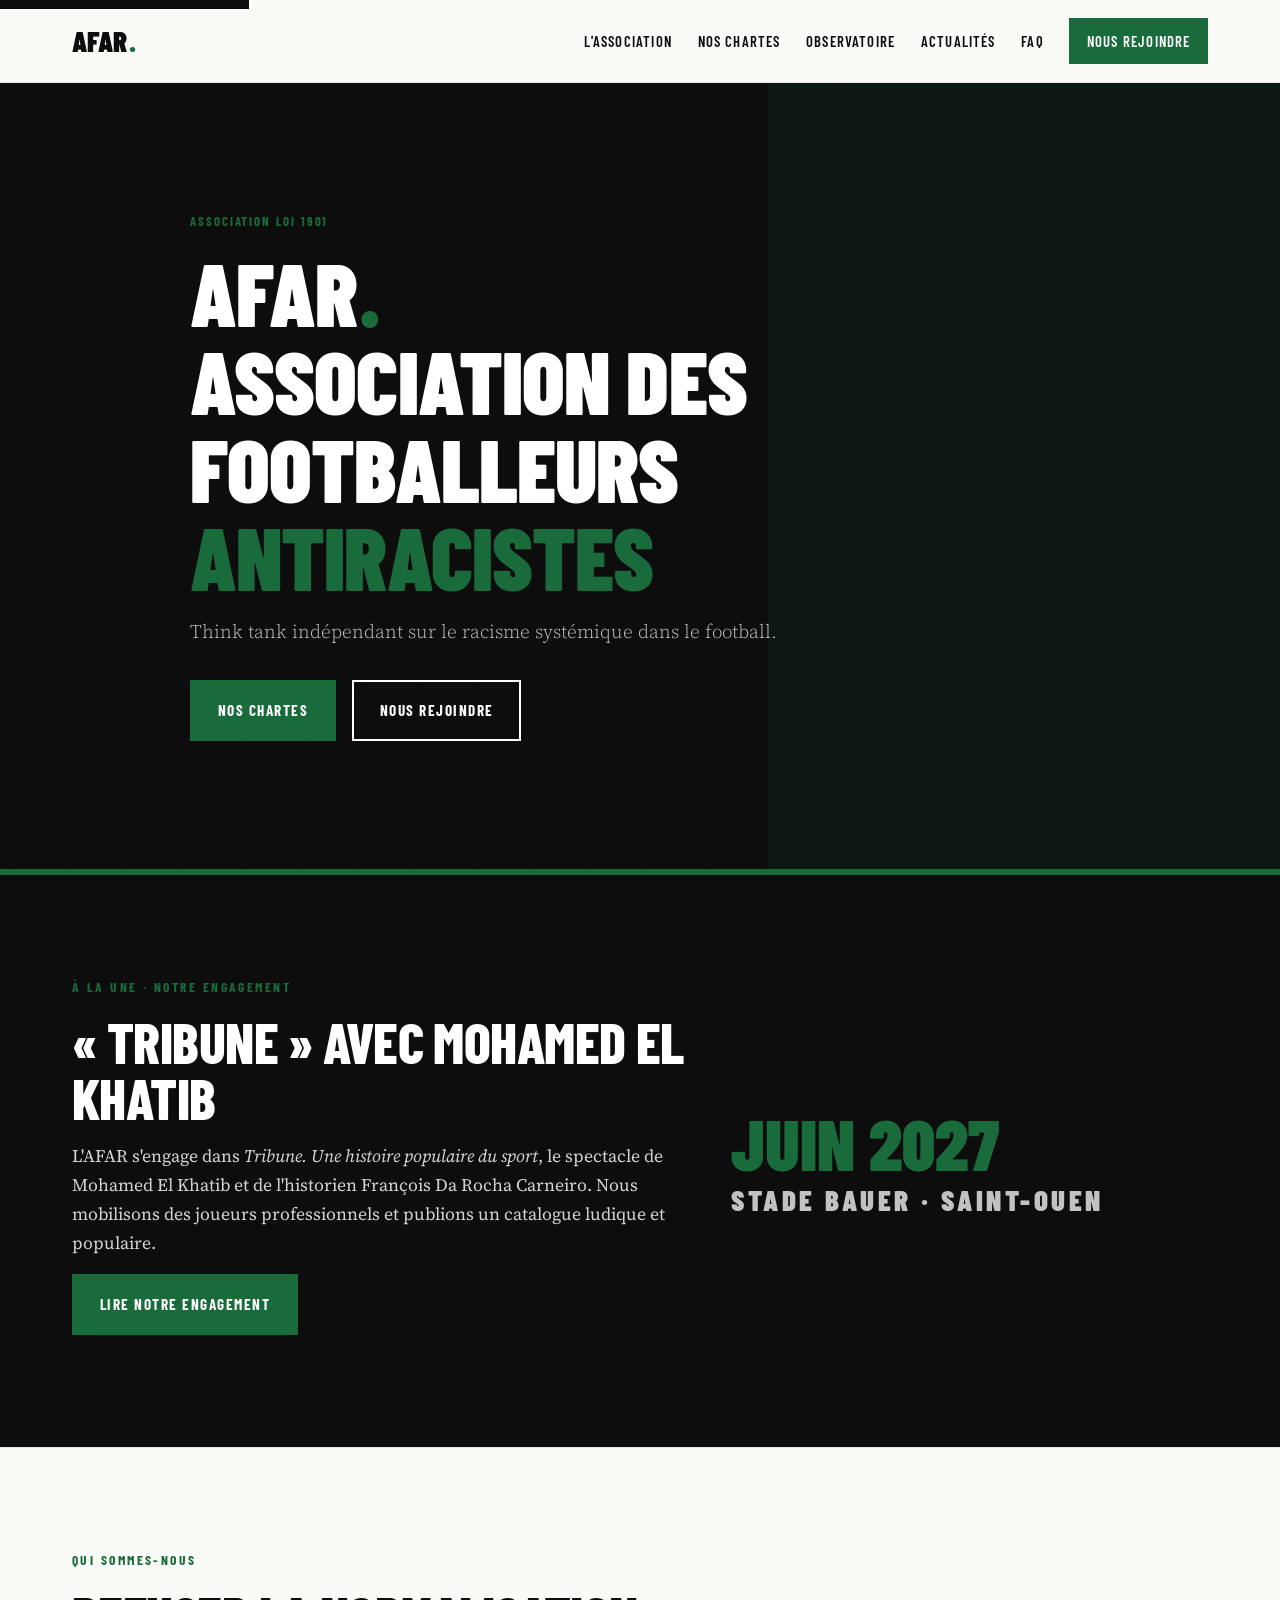
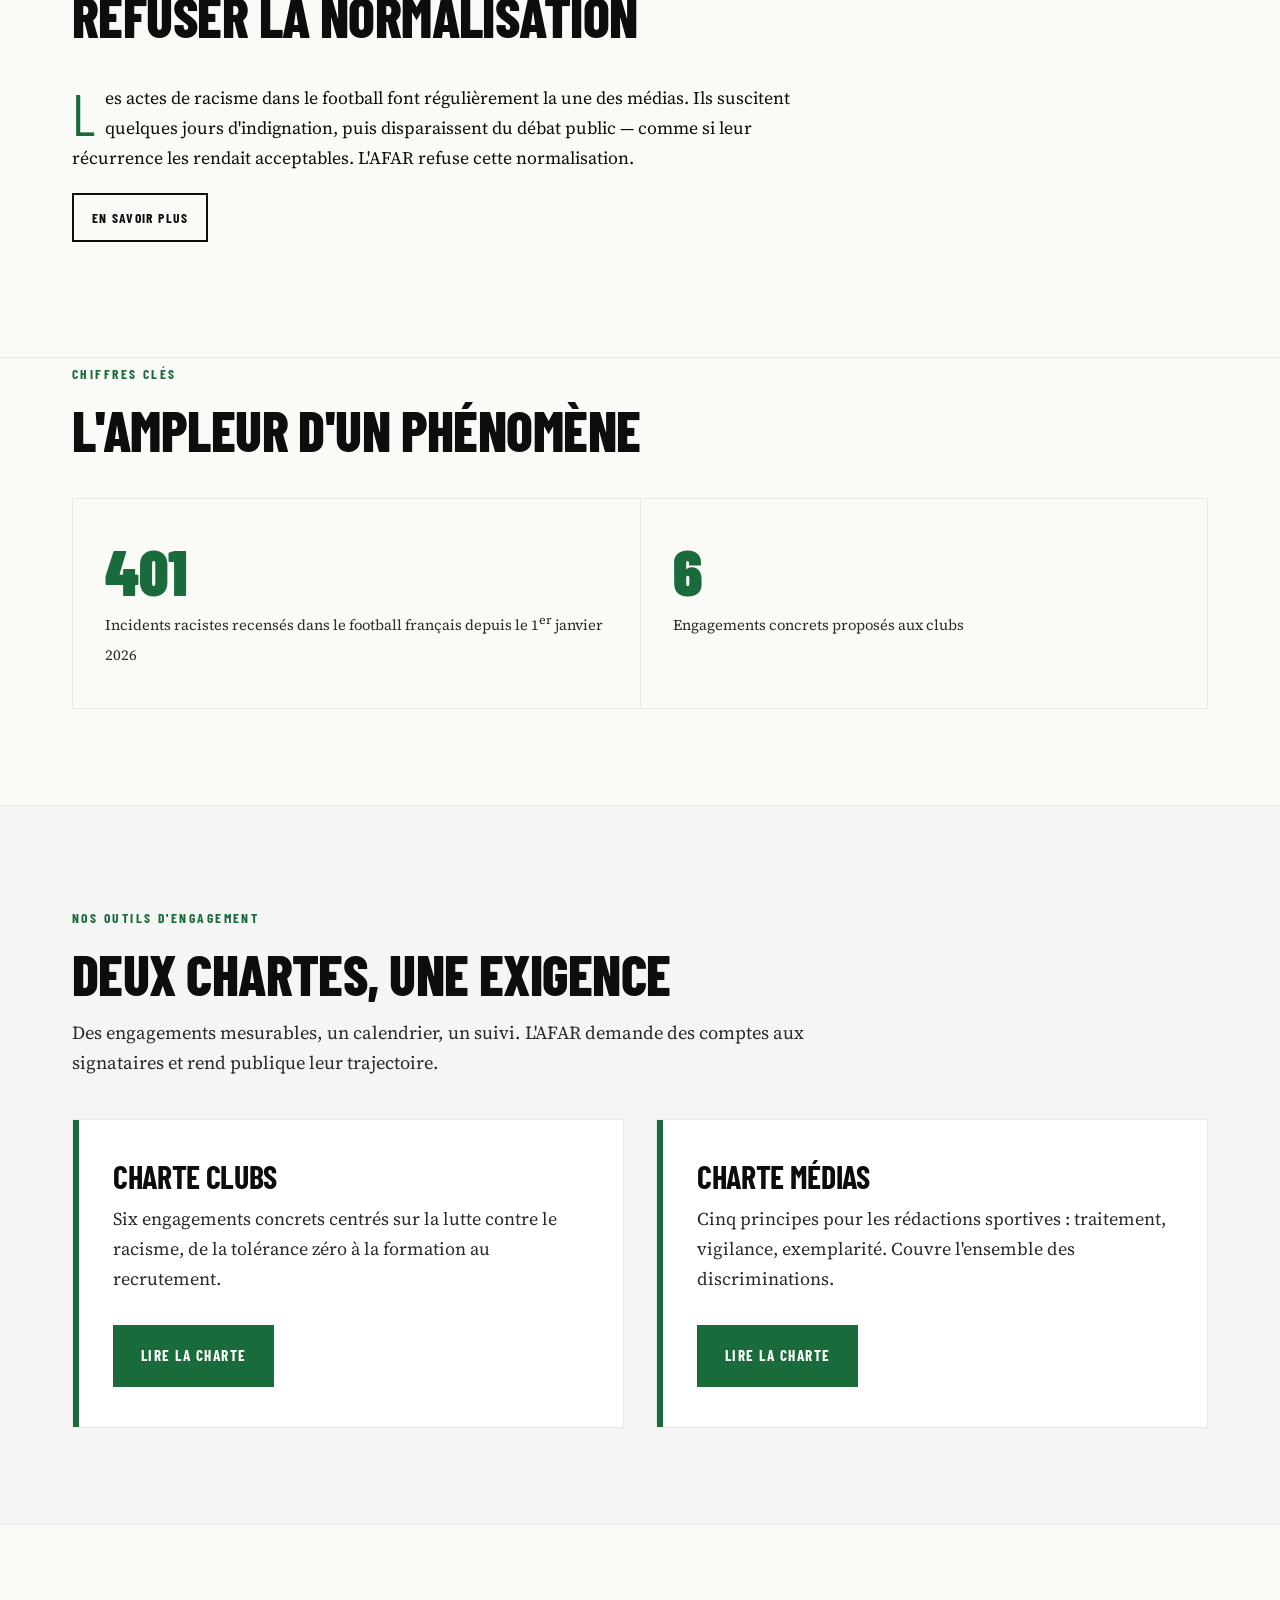
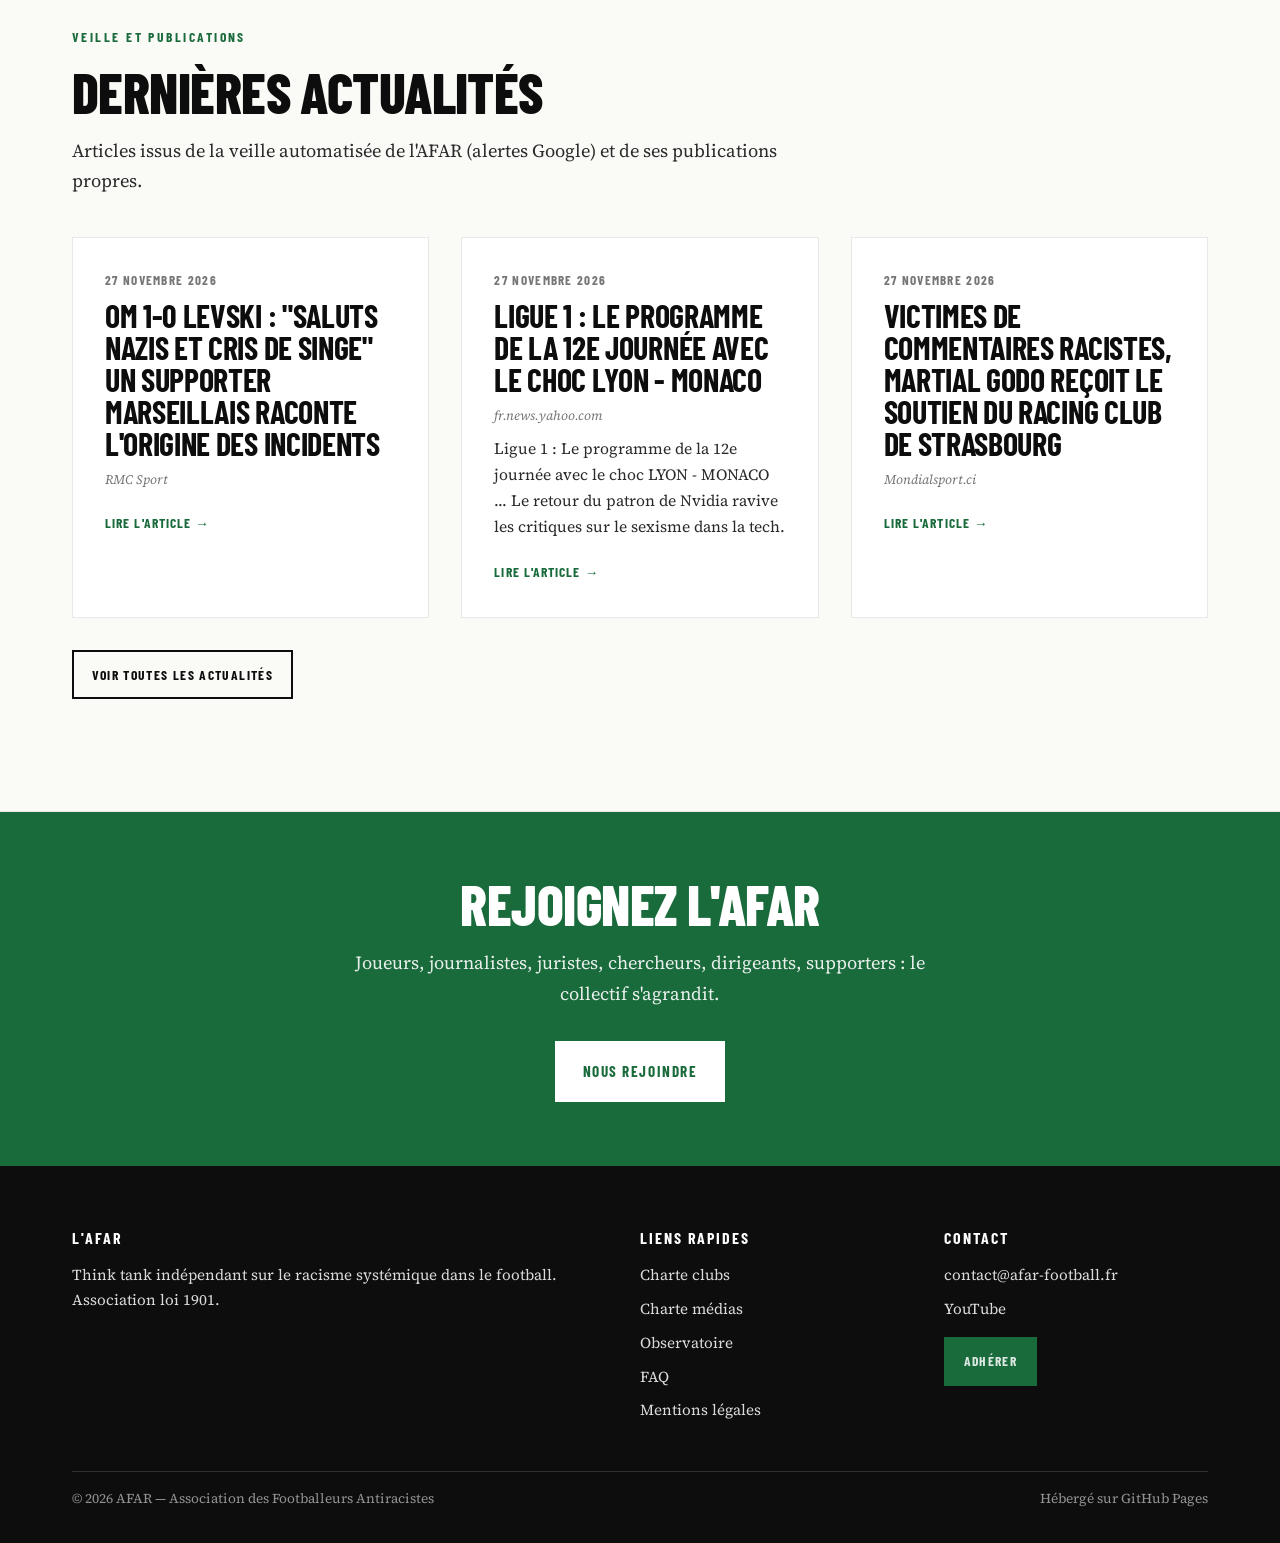
<file: index.html>
<!DOCTYPE html>
<html lang="fr">
<head>
  <meta charset="UTF-8">
  <meta name="viewport" content="width=device-width, initial-scale=1.0">
  <title>AFAR — Association des Footballeurs Antiracistes</title>
  <meta name="description" content="AFAR, association indépendante de lutte contre le racisme dans le football français. Insultes racistes, cris de singe, discriminations : nous documentons, interpellons les instances et accompagnons les victimes. Inspiré des combats de Vinicius, Lukaku et tant d'autres joueurs ciblés.">
  <meta name="keywords" content="racisme football, antiracisme, antiraciste, AFAR, Association Footballeurs Antiracistes, insultes racistes, discriminations football, Vinicius, Lukaku, cris de singe, racisme dans le football français, lutte contre le racisme sport, observatoire racisme football">
  <meta name="author" content="AFAR — Association des Footballeurs Antiracistes">
  <meta name="robots" content="index, follow">
  <link rel="canonical" href="https://afar-football.fr/">

  <meta property="og:title" content="AFAR — Association des Footballeurs Antiracistes">
  <meta property="og:description" content="AFAR, association indépendante de lutte contre le racisme dans le football français. Insultes racistes, cris de singe, discriminations : nous documentons, interpellons les instances et accompagnons les victimes. Inspiré des combats de Vinicius, Lukaku et tant d'autres joueurs ciblés.">
  <meta property="og:type" content="website">
  <meta property="og:locale" content="fr_FR">
  <meta property="og:url" content="https://afar-football.fr/">
  <meta property="og:site_name" content="AFAR — Association des Footballeurs Antiracistes">
  <meta property="og:image" content="https://afar-football.fr/img/og-default.jpg">

  <meta name="twitter:card" content="summary_large_image">
  <meta name="twitter:title" content="AFAR — Association des Footballeurs Antiracistes">
  <meta name="twitter:description" content="AFAR, association indépendante de lutte contre le racisme dans le football français. Insultes racistes, cris de singe, discriminations : nous documentons, interpellons les instances et accompagnons les victimes. Inspiré des combats de Vinicius, Lukaku et tant d'autres joueurs ciblés.">
  <meta name="twitter:image" content="https://afar-football.fr/img/og-default.jpg">

  <!-- Google Fonts -->
  <link rel="preconnect" href="https://fonts.googleapis.com">
  <link rel="preconnect" href="https://fonts.gstatic.com" crossorigin>
  <link href="https://fonts.googleapis.com/css2?family=Barlow+Condensed:wght@600;700;800;900&family=Source+Serif+4:ital,wght@0,300;0,400;0,600;1,300;1,400&display=swap" rel="stylesheet">

  <style>
/* =========================================================
   AFAR — Association des Footballeurs Antiracistes
   Feuille de style principale
   ========================================================= */

/* --- Variables globales --- */
:root {
  /* Couleurs */
  --color-bg: #fafaf7;
  --color-bg-alt: #f5f5f5;
  --color-ink: #0d0d0d;
  --color-ink-soft: #2a2a2a;
  --color-muted: #767676;
  --color-line: #e8e8e8;
  --color-accent: #1a6b3c;          /* vert gazon profond — valeur v1 exacte */
  --color-accent-dark: #0f4526;
  --color-accent-light: #e8f5ee;
  --color-white: #ffffff;

  /* Typographies — alignées sur la v1 */
  --font-display: "Barlow Condensed", sans-serif;
  --font-serif: "Source Serif 4", Georgia, serif;
  --font-mono: "JetBrains Mono", ui-monospace, SFMono-Regular, monospace;

  /* Échelles */
  --max-width: 1200px;
  --max-width-read: 760px;
  --space-1: 0.5rem;
  --space-2: 1rem;
  --space-3: 2rem;
  --space-4: 2.5rem;
  --space-5: 4rem;
  --space-6: 6rem;
  --space-7: 8rem;

  /* Divers */
  --transition-fast: 160ms ease;
  --transition: 260ms cubic-bezier(.2,.7,.2,1);
  --radius-sm: 2px;
  --radius: 4px;
}

/* --- Reset doux --- */
*, *::before, *::after { box-sizing: border-box; }
html { scroll-behavior: smooth; -webkit-text-size-adjust: 100%; }
body {
  margin: 0;
  background: var(--color-bg);
  color: var(--color-ink);
  font-family: var(--font-serif);
  font-size: 18px;
  line-height: 1.65;
  font-weight: 400;
  -webkit-font-smoothing: antialiased;
  text-rendering: optimizeLegibility;
}
img, svg { display: block; max-width: 100%; height: auto; }
a { color: inherit; text-decoration: none; transition: color var(--transition-fast); }
a:hover { color: var(--color-accent); }
button { font: inherit; cursor: pointer; border: 0; background: none; color: inherit; }
ul, ol { padding-left: 1.2em; }
hr { border: 0; border-top: 1px solid var(--color-line); margin: var(--space-4) 0; }
main { display: block; }

/* --- Titres — réglages v1 exacts --- */
h1, h2, h3, h4 {
  font-family: var(--font-display);
  font-weight: 900;
  letter-spacing: -0.01em;
  line-height: 1;
  margin: 0 0 var(--space-2) 0;
  text-transform: uppercase;
}
h1 { font-size: clamp(2.8rem, 7vw, 5.5rem); font-weight: 900; }
h2 { font-size: clamp(2rem, 5vw, 3.5rem); font-weight: 800; }
h3 { font-size: clamp(1.4rem, 3vw, 2rem); font-weight: 700; }
h4 { font-size: 1.2rem; letter-spacing: 0.05em; font-weight: 700; }

p { margin: 0 0 var(--space-2) 0; }
p + p { margin-top: 0; }

.eyebrow {
  font-family: var(--font-display);
  font-weight: 700;
  text-transform: uppercase;
  letter-spacing: 0.18em;
  font-size: 0.85rem;
  color: var(--color-accent);
  margin-bottom: var(--space-2);
  display: inline-block;
}

/* --- Container --- */
.container {
  max-width: var(--max-width);
  margin: 0 auto;
  padding: 0 var(--space-3);
}
.container--narrow {
  max-width: var(--max-width-read);
  margin: 0 auto;
  padding: 0 var(--space-3);
}

/* =========================================================
   HEADER / NAVIGATION
   ========================================================= */
.site-header {
  position: sticky;
  top: 0;
  z-index: 100;
  background: var(--color-bg);
  border-bottom: 1px solid var(--color-line);
}
.site-header__inner {
  display: flex;
  align-items: center;
  justify-content: space-between;
  max-width: var(--max-width);
  margin: 0 auto;
  padding: 1.1rem var(--space-3);
}
.site-logo {
  font-family: var(--font-display);
  font-weight: 900;
  font-size: 1.8rem;
  letter-spacing: 0.005em;
  color: var(--color-ink);
  text-transform: uppercase;
  line-height: 1;
}
.site-logo::after {
  content: ".";
  color: var(--color-accent);
  margin-left: 1px;
}
.site-logo:hover { color: var(--color-ink); }

.main-nav { display: flex; align-items: center; gap: 1.6rem; }
.main-nav > ul {
  list-style: none;
  display: flex;
  gap: 1.6rem;
  padding: 0;
  margin: 0;
  align-items: center;
}
.main-nav a {
  font-family: var(--font-display);
  font-weight: 600;
  text-transform: uppercase;
  font-size: 0.92rem;
  letter-spacing: 0.08em;
  color: var(--color-ink);
  padding: 0.5rem 0;
  position: relative;
}
.main-nav a:hover { color: var(--color-accent); }
.main-nav .has-submenu { position: relative; }
.main-nav .submenu {
  display: none;
  position: absolute;
  top: 100%;
  left: 0;
  background: var(--color-white);
  border: 1px solid var(--color-line);
  min-width: 240px;
  padding: 0.6rem 0;
  list-style: none;
  margin: 0;
  box-shadow: 0 12px 32px rgba(0,0,0,.08);
}
.main-nav .has-submenu:hover .submenu,
.main-nav .has-submenu:focus-within .submenu { display: block; }
.main-nav .submenu li { display: block; }
.main-nav .submenu a {
  display: block;
  padding: 0.65rem 1.1rem;
  font-size: 0.82rem;
  letter-spacing: 0.06em;
}
.main-nav .submenu a:hover { background: var(--color-accent-light); color: var(--color-accent-dark); }

.btn-nav-cta {
  display: inline-block;
  background: var(--color-accent);
  color: var(--color-white) !important;
  padding: 0.7rem 1.1rem !important;
  font-family: var(--font-display);
  font-weight: 700;
  text-transform: uppercase;
  letter-spacing: 0.08em;
  font-size: 0.88rem;
  transition: background var(--transition-fast);
}
.btn-nav-cta:hover { background: var(--color-accent-dark); color: var(--color-white) !important; }

/* Burger mobile */
.burger {
  display: none;
  width: 42px;
  height: 42px;
  border: 1px solid var(--color-ink);
  align-items: center;
  justify-content: center;
  flex-direction: column;
  gap: 4px;
  background: transparent;
}
.burger span {
  display: block;
  width: 20px;
  height: 2px;
  background: var(--color-ink);
  transition: transform var(--transition), opacity var(--transition);
}
.burger.is-open span:nth-child(1) { transform: translateY(6px) rotate(45deg); }
.burger.is-open span:nth-child(2) { opacity: 0; }
.burger.is-open span:nth-child(3) { transform: translateY(-6px) rotate(-45deg); }

/* =========================================================
   BOUTONS
   ========================================================= */
.btn {
  display: inline-block;
  padding: 1rem 1.6rem;
  font-family: var(--font-display);
  font-weight: 700;
  text-transform: uppercase;
  letter-spacing: 0.1em;
  font-size: 0.95rem;
  border: 2px solid var(--color-ink);
  background: var(--color-ink);
  color: var(--color-white);
  transition: all var(--transition);
  cursor: pointer;
}
.btn:hover { background: var(--color-accent); border-color: var(--color-accent); color: var(--color-white); }
.btn--outline { background: transparent; color: var(--color-ink); }
.btn--outline:hover { background: var(--color-ink); color: var(--color-white); }
.btn--accent { background: var(--color-accent); border-color: var(--color-accent); }
.btn--accent:hover { background: var(--color-accent-dark); border-color: var(--color-accent-dark); color: var(--color-white); }
.btn--sm { padding: 0.7rem 1.1rem; font-size: 0.85rem; }

/* =========================================================
   HERO — copie pixel-pour-pixel de la v1
   ========================================================= */
.hero {
  background: var(--color-ink);
  color: var(--color-white);
  padding: var(--space-7) 0;
  position: relative;
  overflow: hidden;
  min-height: 80vh;
  display: flex;
  align-items: center;
}

.hero::before {
  content: '';
  position: absolute;
  inset: 0;
  background: repeating-linear-gradient(
    -45deg,
    transparent,
    transparent 40px,
    rgba(26, 107, 60, 0.04) 40px,
    rgba(26, 107, 60, 0.04) 41px
  );
}

.hero .container {
  position: relative;
  z-index: 2;
}

.hero-label {
  font-family: var(--font-display);
  font-size: 0.8rem;
  font-weight: 700;
  letter-spacing: 0.15em;
  text-transform: uppercase;
  color: var(--color-accent);
  margin-bottom: var(--space-2);
  display: block;
}

.hero h1 {
  color: var(--color-white);
  margin-bottom: var(--space-2);
  max-width: 900px;
}

.hero h1 .logo-point { color: var(--color-accent); margin-left: 0.02em; }

.hero h1 em {
  font-style: normal;
  color: var(--color-accent);
}

.hero-subtitle {
  font-size: 1.2rem;
  font-weight: 300;
  color: rgba(255, 255, 255, 0.75);
  max-width: 600px;
  margin-bottom: var(--space-3);
  font-family: var(--font-serif);
}

.hero-actions {
  display: flex;
  gap: 1rem;
  flex-wrap: wrap;
}

.hero-img-placeholder {
  position: absolute;
  right: 0;
  top: 0;
  bottom: 0;
  width: 40%;
  background: var(--color-accent);
  opacity: 0.12;
  display: flex;
  align-items: center;
  justify-content: center;
  font-family: var(--font-display);
  font-size: 0.8rem;
  letter-spacing: 0.1em;
  text-transform: uppercase;
  color: var(--color-white);
}

/* Boutons adaptés au fond sombre du hero */
.hero .btn--accent {
  background: var(--color-accent);
  border-color: var(--color-accent);
  color: var(--color-white);
}
.hero .btn--accent:hover {
  background: var(--color-accent-dark);
  border-color: var(--color-accent-dark);
}
.hero .btn--outline {
  background: transparent;
  color: var(--color-white);
  border-color: var(--color-white);
}
.hero .btn--outline:hover {
  background: var(--color-white);
  color: var(--color-ink);
  border-color: var(--color-white);
}
/* =========================================================
   SECTIONS GÉNÉRIQUES
   ========================================================= */
.section {
  padding: var(--space-6) 0;
  border-bottom: 1px solid var(--color-line);
}
.section--dark {
  background: var(--color-ink);
  color: var(--color-white);
}
.section--dark h1, .section--dark h2, .section--dark h3 { color: var(--color-white); }
.section__header {
  max-width: var(--max-width-read);
  margin-bottom: var(--space-4);
}
.section__header p {
  font-size: 1.15rem;
  color: var(--color-ink-soft);
}

/* Lead paragraph */
.lead {
  font-size: 1.35rem;
  line-height: 1.5;
  color: var(--color-ink);
  margin-bottom: var(--space-3);
}

/* Prose text column */
.prose { max-width: var(--max-width-read); }
.prose p { font-size: 1.1rem; line-height: 1.7; margin-bottom: 1.2rem; }
.prose p:first-of-type::first-letter {
  font-family: var(--font-display);
  font-size: 3.6rem;
  float: left;
  line-height: 0.9;
  padding: 0.3rem 0.6rem 0 0;
  color: var(--color-accent);
}

/* =========================================================
   CHIFFRES CLÉS
   ========================================================= */
.stats {
  display: grid;
  grid-template-columns: repeat(4, 1fr);
  gap: 0;
  border-top: 1px solid var(--color-line);
  border-left: 1px solid var(--color-line);
  margin-top: var(--space-3);
}
.stat {
  border-right: 1px solid var(--color-line);
  border-bottom: 1px solid var(--color-line);
  padding: var(--space-4) var(--space-3);
  transition: background var(--transition);
}
.stat[role="link"]:hover, .stat a:hover { background: var(--color-accent-light); }
.stat__number {
  font-family: var(--font-display);
  font-weight: 900;
  font-size: clamp(2.8rem, 5vw, 4.2rem);
  line-height: 1;
  color: var(--color-accent);
  display: block;
  margin-bottom: 0.4rem;
}
.stat__label {
  font-size: 0.92rem;
  color: var(--color-ink-soft);
  line-height: 1.4;
}

/* =========================================================
   CARTES
   ========================================================= */
.cards {
  display: grid;
  grid-template-columns: repeat(3, 1fr);
  gap: var(--space-3);
}
.card {
  background: var(--color-white);
  border: 1px solid var(--color-line);
  padding: var(--space-3);
  transition: transform var(--transition), border-color var(--transition);
}
.card:hover {
  transform: translateY(-3px);
  border-color: var(--color-accent);
}
.card time {
  font-family: var(--font-display);
  font-weight: 700;
  font-size: 0.82rem;
  letter-spacing: 0.1em;
  color: var(--color-muted);
  text-transform: uppercase;
  display: block;
  margin-bottom: 0.5rem;
}
.card h3 { margin-bottom: 0.6rem; }
.card h3 a:hover { color: var(--color-accent); }
.card .source {
  font-size: 0.82rem;
  color: var(--color-muted);
  font-style: italic;
  margin-bottom: 0.6rem;
}
.card .extrait {
  font-size: 0.98rem;
  color: var(--color-ink-soft);
  margin-bottom: var(--space-2);
}
.card .lire-suite {
  font-family: var(--font-display);
  font-weight: 700;
  text-transform: uppercase;
  letter-spacing: 0.08em;
  font-size: 0.85rem;
  color: var(--color-accent);
}

/* Deux blocs charte */
.charte-duo {
  display: grid;
  grid-template-columns: 1fr 1fr;
  gap: var(--space-3);
}
.charte-block {
  padding: var(--space-4);
  background: var(--color-white);
  border: 1px solid var(--color-line);
  position: relative;
  overflow: hidden;
}
.charte-block::before {
  content: "";
  position: absolute;
  top: 0; left: 0;
  width: 6px; height: 100%;
  background: var(--color-accent);
}
.charte-block h3 { margin-bottom: 0.8rem; }
.charte-block p { margin-bottom: var(--space-3); color: var(--color-ink-soft); }

/* =========================================================
   BANNIÈRE CTA
   ========================================================= */
.cta-banner {
  background: var(--color-accent);
  color: var(--color-white);
  padding: var(--space-5) 0;
  text-align: center;
}
.cta-banner h2 { color: var(--color-white); margin-bottom: var(--space-2); }
.cta-banner p { font-size: 1.15rem; margin-bottom: var(--space-3); opacity: 0.9; max-width: 600px; margin-left: auto; margin-right: auto; }
.cta-banner .btn {
  background: var(--color-white);
  color: var(--color-accent);
  border-color: var(--color-white);
}
.cta-banner .btn:hover {
  background: var(--color-ink);
  color: var(--color-white);
  border-color: var(--color-ink);
}

/* =========================================================
   VALEURS / BLOCS ÉDITORIAUX
   ========================================================= */
.valeurs-grid {
  display: grid;
  grid-template-columns: repeat(2, 1fr);
  gap: 0;
  border-top: 1px solid var(--color-line);
  border-left: 1px solid var(--color-line);
}
.valeur {
  border-right: 1px solid var(--color-line);
  border-bottom: 1px solid var(--color-line);
  padding: var(--space-4) var(--space-3);
}
.valeur__num {
  font-family: var(--font-display);
  font-weight: 700;
  color: var(--color-accent);
  font-size: 1rem;
  letter-spacing: 0.14em;
  display: block;
  margin-bottom: 0.6rem;
}
.valeur h3 { margin-bottom: 1rem; }
.valeur p { color: var(--color-ink-soft); font-size: 1.02rem; }

/* =========================================================
   CHARTE — ENGAGEMENTS
   ========================================================= */
.engagements { margin-top: var(--space-4); }
.engagement {
  display: grid;
  grid-template-columns: 110px 1fr;
  gap: var(--space-3);
  padding: var(--space-4) 0;
  border-top: 1px solid var(--color-line);
}
.engagement:last-child { border-bottom: 1px solid var(--color-line); }
.engagement__num {
  font-family: var(--font-display);
  font-weight: 900;
  font-size: clamp(3rem, 6vw, 5rem);
  line-height: 0.9;
  color: var(--color-accent);
}
.engagement h3 { margin-bottom: var(--space-2); }
.engagement ul { padding-left: 1.1em; margin: var(--space-2) 0 0; }
.engagement li { margin-bottom: 0.5rem; color: var(--color-ink-soft); }
.engagement p { color: var(--color-ink-soft); }

/* Préambule encadré */
.preambule {
  background: var(--color-bg-alt);
  padding: var(--space-4);
  border-left: 4px solid var(--color-accent);
  margin: var(--space-4) 0;
  font-size: 1.05rem;
}

/* =========================================================
   ÉQUIPE — GRILLE DE PROFILS (anonymisée)
   ========================================================= */
.profils-grid {
  display: grid;
  grid-template-columns: repeat(4, 1fr);
  gap: 0;
  border-top: 1px solid var(--color-line);
  border-left: 1px solid var(--color-line);
  margin-top: var(--space-4);
}
.profil {
  border-right: 1px solid var(--color-line);
  border-bottom: 1px solid var(--color-line);
  padding: var(--space-3);
  min-height: 220px;
  display: flex;
  flex-direction: column;
  justify-content: space-between;
  transition: background var(--transition);
}
.profil:hover { background: var(--color-accent-light); }
.profil__num {
  font-family: var(--font-display);
  font-weight: 600;
  font-size: 0.85rem;
  color: var(--color-muted);
  letter-spacing: 0.14em;
}
.profil h3 {
  font-size: 1.3rem;
  margin: var(--space-2) 0;
  line-height: 1.05;
}
.profil p { font-size: 0.95rem; color: var(--color-ink-soft); margin: 0; }

/* =========================================================
   OBSERVATOIRE — COMPTEUR, COMITÉ, SOUTIENS
   ========================================================= */
.compteur {
  background: var(--color-ink);
  color: var(--color-white);
  padding: var(--space-5) var(--space-4);
  text-align: center;
  cursor: pointer;
  transition: background var(--transition);
  display: block;
}
.compteur:hover { background: var(--color-accent-dark); color: var(--color-white); }
.compteur__chiffre {
  font-family: var(--font-display);
  font-weight: 900;
  font-size: clamp(5rem, 14vw, 12rem);
  line-height: 0.9;
  color: var(--color-accent);
  display: block;
  margin-bottom: 1rem;
}
.compteur__chiffre.is-placeholder {
  /* Quand le compteur est vide, on dégrade gracieusement en gardant l'emplacement
     mais sans afficher un trait fin perdu dans le bloc noir. */
  font-size: clamp(2.5rem, 6vw, 4rem);
  letter-spacing: 0.4em;
  color: var(--color-muted);
  text-indent: 0.4em; /* compensation du letter-spacing pour rester centré */
}
.compteur__label {
  font-family: var(--font-display);
  font-weight: 700;
  text-transform: uppercase;
  letter-spacing: 0.12em;
  font-size: 1rem;
  max-width: 640px;
  margin: 0 auto;
  line-height: 1.4;
}
.compteur__note {
  font-family: var(--font-serif);
  font-size: 0.85rem;
  text-transform: none;
  letter-spacing: 0;
  color: var(--color-muted);
  margin-top: var(--space-2);
  font-style: italic;
}

.duo-grid {
  display: grid;
  grid-template-columns: 1fr 1fr;
  gap: var(--space-5);
}
.logo-grid {
  display: grid;
  grid-template-columns: repeat(4, 1fr);
  gap: var(--space-2);
  margin-top: var(--space-3);
}
.logo-placeholder {
  aspect-ratio: 3 / 2;
  border: 1px dashed var(--color-line);
  display: flex;
  align-items: center;
  justify-content: center;
  font-size: 0.78rem;
  color: var(--color-muted);
  letter-spacing: 0.06em;
  text-transform: uppercase;
  font-family: var(--font-display);
  font-weight: 600;
  background: var(--color-white);
}

/* Citations de soutien */
.citations-grid {
  display: grid;
  grid-template-columns: repeat(3, 1fr);
  gap: var(--space-3);
  margin-top: var(--space-3);
}
.citation {
  padding: var(--space-3);
  background: var(--color-bg-alt);
  border-left: 4px solid var(--color-accent);
}
.citation blockquote {
  margin: 0 0 var(--space-2) 0;
  font-family: var(--font-serif);
  font-size: 1.15rem;
  font-style: italic;
  line-height: 1.45;
  color: var(--color-ink);
}
.citation blockquote::before { content: "« "; color: var(--color-accent); }
.citation blockquote::after { content: " »"; color: var(--color-accent); }
.citation cite {
  font-family: var(--font-display);
  font-weight: 700;
  font-style: normal;
  text-transform: uppercase;
  letter-spacing: 0.1em;
  font-size: 0.82rem;
  color: var(--color-muted);
}

/* Événements */
.evenements-grid {
  display: grid;
  grid-template-columns: 1fr 1fr;
  gap: var(--space-5);
  margin-top: var(--space-3);
}
.evenement-col h3 { margin-bottom: var(--space-3); border-bottom: 2px solid var(--color-accent); padding-bottom: 0.5rem; }
.evenement {
  padding: var(--space-2) 0;
  border-bottom: 1px solid var(--color-line);
}
.evenement time {
  font-family: var(--font-display);
  font-weight: 700;
  text-transform: uppercase;
  letter-spacing: 0.1em;
  font-size: 0.85rem;
  color: var(--color-accent);
  display: block;
  margin-bottom: 0.3rem;
}
.evenement h4 { text-transform: none; font-family: var(--font-serif); font-weight: 600; font-size: 1.05rem; margin-bottom: 0.3rem; }
.evenement p { font-size: 0.92rem; color: var(--color-ink-soft); margin: 0; }

/* =========================================================
   FORMULAIRES
   ========================================================= */
.form {
  max-width: var(--max-width-read);
  margin: 0;
}
.form__row { margin-bottom: var(--space-2); }
.form__row--duo { display: grid; grid-template-columns: 1fr 1fr; gap: var(--space-2); margin-bottom: var(--space-2); }
.form label {
  display: block;
  font-family: var(--font-display);
  font-weight: 600;
  text-transform: uppercase;
  letter-spacing: 0.08em;
  font-size: 0.82rem;
  margin-bottom: 0.4rem;
  color: var(--color-ink);
}
.form input[type="text"],
.form input[type="email"],
.form input[type="date"],
.form select,
.form textarea {
  width: 100%;
  padding: 0.85rem 1rem;
  background: var(--color-white);
  border: 1px solid var(--color-line);
  font-family: var(--font-serif);
  font-size: 1rem;
  color: var(--color-ink);
  transition: border-color var(--transition-fast);
}
.form input:focus, .form select:focus, .form textarea:focus {
  outline: 2px solid var(--color-accent);
  outline-offset: 1px;
  border-color: var(--color-accent);
}
.form textarea { min-height: 140px; resize: vertical; }
.form button[type="submit"] { margin-top: var(--space-2); }
.form .note {
  font-size: 0.88rem;
  color: var(--color-muted);
  font-style: italic;
  border-left: 3px solid var(--color-accent);
  padding-left: 1rem;
  margin-bottom: var(--space-3);
}
.form .honeypot { display: none !important; }

/* FAQ accordéon */
.faq-list { max-width: var(--max-width-read); margin-top: var(--space-3); }
.faq-item { border-top: 1px solid var(--color-ink); }
.faq-item:last-child { border-bottom: 1px solid var(--color-ink); }
.faq-question {
  width: 100%;
  text-align: left;
  padding: var(--space-3) 0;
  display: flex;
  justify-content: space-between;
  align-items: center;
  gap: var(--space-2);
  font-family: var(--font-display);
  font-weight: 800;
  text-transform: uppercase;
  letter-spacing: 0.04em;
  font-size: 1.1rem;
  color: var(--color-ink);
  transition: color var(--transition);
}
.faq-question:hover { color: var(--color-accent); }
.faq-question .plus {
  font-size: 1.6rem;
  color: var(--color-accent);
  transition: transform var(--transition);
  flex-shrink: 0;
}
.faq-item.is-open .plus { transform: rotate(45deg); }
.faq-answer {
  max-height: 0;
  overflow: hidden;
  transition: max-height var(--transition);
}
.faq-answer__inner {
  padding: 0 0 var(--space-3);
  font-size: 1.05rem;
  color: var(--color-ink-soft);
  line-height: 1.65;
}

/* Bloc YouTube */
.youtube-block {
  background: var(--color-ink);
  color: var(--color-white);
  padding: var(--space-4);
  display: flex;
  justify-content: space-between;
  align-items: center;
  gap: var(--space-3);
  margin-bottom: var(--space-5);
  flex-wrap: wrap;
}
.youtube-block__text h3 { color: var(--color-white); margin-bottom: 0.4rem; }
.youtube-block__text p { margin: 0; color: rgba(255,255,255,0.75); font-size: 1rem; }

/* Loading / erreur flux */
.feed-state {
  padding: var(--space-3);
  text-align: center;
  color: var(--color-muted);
  font-style: italic;
  background: var(--color-bg-alt);
  grid-column: 1 / -1;
}

/* =========================================================
   FOOTER
   ========================================================= */
.site-footer {
  background: var(--color-ink);
  color: rgba(255,255,255,0.85);
  padding: var(--space-5) 0 var(--space-3);
  font-size: 0.95rem;
}
.site-footer a { color: rgba(255,255,255,0.85); }
.site-footer a:hover { color: var(--color-accent); }
.site-footer h4 {
  color: var(--color-white);
  margin-bottom: var(--space-2);
  font-size: 1rem;
  letter-spacing: 0.12em;
}
.footer-grid {
  display: grid;
  grid-template-columns: 2fr 1fr 1fr;
  gap: var(--space-4);
  margin-bottom: var(--space-4);
}
.footer-grid ul { list-style: none; padding: 0; margin: 0; }
.footer-grid li { margin-bottom: 0.55rem; }
.footer-bottom {
  border-top: 1px solid rgba(255,255,255,0.15);
  padding-top: var(--space-2);
  display: flex;
  justify-content: space-between;
  align-items: center;
  font-size: 0.85rem;
  color: rgba(255,255,255,0.55);
  flex-wrap: wrap;
  gap: 0.5rem;
}
.social-links { display: flex; gap: 0.8rem; margin-top: var(--space-2); }
.social-links a {
  font-family: var(--font-display);
  font-weight: 700;
  text-transform: uppercase;
  letter-spacing: 0.08em;
  font-size: 0.82rem;
  padding: 0.5rem 0.9rem;
  border: 1px solid rgba(255,255,255,0.3);
  transition: all var(--transition-fast);
}
.social-links a:hover { background: var(--color-accent); border-color: var(--color-accent); color: var(--color-white); }

/* =========================================================
   PAGE TITRE (header de page intérieure)
   ========================================================= */
.page-header {
  padding: var(--space-6) 0 var(--space-4);
  border-bottom: 1px solid var(--color-line);
}
.page-header__inner { max-width: var(--max-width-read); }
.page-header h1 { margin-bottom: var(--space-2); }
.page-header p.subtitle {
  font-size: 1.25rem;
  color: var(--color-ink-soft);
  max-width: 640px;
}

/* Navigation de bas de page (fil d'Ariane interne) */
.page-nav {
  display: flex;
  gap: var(--space-3);
  padding: var(--space-3) 0;
  font-family: var(--font-display);
  font-weight: 600;
  text-transform: uppercase;
  letter-spacing: 0.08em;
  font-size: 0.85rem;
  border-top: 1px solid var(--color-line);
  flex-wrap: wrap;
}
.page-nav a { color: var(--color-accent); }
.page-nav a:hover { color: var(--color-ink); }

/* =========================================================
   FADE-IN SCROLL
   ========================================================= */
.fade-in {
  opacity: 0;
  transform: translateY(20px);
  transition: opacity 600ms ease, transform 600ms ease;
}
.fade-in.is-visible {
  opacity: 1;
  transform: translateY(0);
}

/* =========================================================
   UTILITAIRES
   ========================================================= */
.text-center { text-align: center; }
.mb-0 { margin-bottom: 0 !important; }
.mt-0 { margin-top: 0 !important; }
.visually-hidden {
  position: absolute;
  width: 1px; height: 1px;
  padding: 0; margin: -1px;
  overflow: hidden; clip: rect(0,0,0,0);
  white-space: nowrap; border: 0;
}
.sr-skip {
  position: absolute;
  top: -40px;
  left: 0;
  background: var(--color-ink);
  color: var(--color-white);
  padding: 0.6rem 1rem;
  z-index: 200;
  transition: top var(--transition);
}
.sr-skip:focus { top: 0; }


/* === RESPONSIVE === */

/* =========================================================
   AFAR — Responsive
   ========================================================= */

/* ----- Tablette ----- */
@media (max-width: 960px) {
  body { font-size: 17px; }

  .hero__grid { grid-template-columns: 1fr; gap: var(--space-4); }
  .hero__placeholder { aspect-ratio: 16 / 9; }

  .stats { grid-template-columns: repeat(2, 1fr); }
  .cards { grid-template-columns: repeat(2, 1fr); }
  .charte-duo { grid-template-columns: 1fr; }

  .valeurs-grid { grid-template-columns: 1fr; }
  .profils-grid { grid-template-columns: repeat(2, 1fr); }

  .duo-grid { grid-template-columns: 1fr; gap: var(--space-4); }
  .logo-grid { grid-template-columns: repeat(3, 1fr); }
  .citations-grid { grid-template-columns: 1fr 1fr; }
  .evenements-grid { grid-template-columns: 1fr; gap: var(--space-4); }

  .footer-grid { grid-template-columns: 1fr 1fr; }

  .engagement { grid-template-columns: 80px 1fr; gap: var(--space-2); }
  .engagement__num { font-size: 3rem; }
}

/* ----- Mobile ----- */
@media (max-width: 640px) {
  :root {
    --space-5: 3rem;
    --space-6: 4rem;
    --space-7: 5rem;
  }
  body { font-size: 16px; }

  /* Navigation mobile */
  .burger { display: flex; }
  .main-nav {
    position: fixed;
    top: 63px;
    left: 0; right: 0;
    background: var(--color-bg);
    border-top: 1px solid var(--color-line);
    height: calc(100vh - 63px);
    max-height: 0;
    overflow: hidden;
    transition: max-height var(--transition);
    flex-direction: column;
    align-items: stretch;
    gap: 0;
    padding: 0;
  }
  .main-nav.is-open {
    max-height: calc(100vh - 63px);
    overflow-y: auto;
    padding: var(--space-2) 0;
  }
  .main-nav > ul {
    flex-direction: column;
    gap: 0;
    width: 100%;
  }
  .main-nav > ul > li {
    width: 100%;
    border-bottom: 1px solid var(--color-line);
  }
  .main-nav a {
    display: block;
    padding: 1rem var(--space-3);
    font-size: 1rem;
  }
  .main-nav .submenu {
    display: block;
    position: static;
    background: var(--color-bg-alt);
    border: 0;
    box-shadow: none;
    min-width: 0;
    padding: 0;
  }
  .main-nav .submenu a {
    padding: 0.75rem var(--space-3) 0.75rem var(--space-4);
    font-size: 0.88rem;
  }
  .btn-nav-cta {
    margin: var(--space-2) var(--space-3) !important;
    display: block !important;
    text-align: center;
  }

  .hero { padding: var(--space-5) 0 var(--space-4); }
  .hero__ctas { flex-direction: column; align-items: stretch; }
  .hero__ctas .btn { text-align: center; }

  .stats { grid-template-columns: 1fr; }
  .cards { grid-template-columns: 1fr; }
  .profils-grid { grid-template-columns: 1fr; }
  .logo-grid { grid-template-columns: repeat(2, 1fr); }
  .citations-grid { grid-template-columns: 1fr; }

  .footer-grid { grid-template-columns: 1fr; gap: var(--space-3); }
  .footer-bottom { flex-direction: column; align-items: flex-start; }

  .engagement { grid-template-columns: 60px 1fr; }
  .engagement__num { font-size: 2.4rem; }

  .section { padding: var(--space-5) 0; }
  .prose p:first-of-type::first-letter { font-size: 2.8rem; }

  .form__row--duo { grid-template-columns: 1fr; }

  .youtube-block { flex-direction: column; align-items: flex-start; text-align: left; }
}

/* ----- Très petit écran ----- */
@media (max-width: 400px) {
  .container, .container--narrow { padding: 0 var(--space-2); }
}

/* ----- Préfère les animations réduites ----- */
@media (prefers-reduced-motion: reduce) {
  *, *::before, *::after {
    animation-duration: 0.01ms !important;
    animation-iteration-count: 1 !important;
    transition-duration: 0.01ms !important;
    scroll-behavior: auto !important;
  }
  .fade-in { opacity: 1; transform: none; }
}


/* =========================================================
   ARTICLE — Tribune / engagements
   ========================================================= */
.article-meta { font-family: var(--font-display); font-weight: 600; text-transform: uppercase; letter-spacing: 0.1em; font-size: 0.85rem; color: var(--color-muted); }
.article-body { max-width: var(--max-width-read); }
.article-body h2 { font-size: clamp(1.7rem, 4vw, 2.6rem); margin: var(--space-5) 0 var(--space-2); }
.article-body h2:first-child { margin-top: 0; }
.article-body p { font-size: 1.1rem; line-height: 1.7; margin-bottom: 1.2rem; }
.programme { list-style: none; padding: 0; margin: var(--space-3) 0; border-top: 1px solid var(--color-line); }
.programme li { padding: 1rem 0 1rem 1rem; border-bottom: 1px solid var(--color-line); border-left: 4px solid transparent; }
.programme li strong { display: block; font-family: var(--font-display); text-transform: uppercase; letter-spacing: 0.03em; font-size: 1.15rem; }
.programme li span { font-size: 0.95rem; color: var(--color-ink-soft); }
.programme li.is-highlight { border-left-color: var(--color-accent); background: var(--color-accent-light); }
.encadre { background: var(--color-bg-alt); border-left: 4px solid var(--color-accent); padding: var(--space-3); margin: var(--space-4) 0; }
.encadre h3 { font-size: 1.3rem; }
.encadre p { font-size: 1rem; }
.engagements-liste { padding-left: 1.1em; margin: 0 0 var(--space-3); }
.engagements-liste li { margin-bottom: 0.8rem; font-size: 1.08rem; }
.video { margin: var(--space-3) 0 var(--space-4); }
.video__frame { position: relative; aspect-ratio: 16 / 9; background: var(--color-ink); }
.video__frame iframe { position: absolute; inset: 0; width: 100%; height: 100%; border: 0; }
.video figcaption { font-size: 0.9rem; color: var(--color-muted); margin-top: 0.6rem; font-style: italic; }
.video figcaption a, .sources a { color: var(--color-accent); text-decoration: underline; }
.telechargement { display: flex; justify-content: space-between; align-items: center; gap: var(--space-3); flex-wrap: wrap; background: var(--color-ink); color: var(--color-white); padding: var(--space-3); margin: var(--space-4) 0; }
.telechargement h3 { color: var(--color-white); font-size: 1.4rem; margin-bottom: 0.4rem; }
.telechargement p { margin: 0; font-size: 0.98rem; color: rgba(255,255,255,0.78); max-width: 460px; }
.sources { border-top: 2px solid var(--color-ink); padding-top: var(--space-2); margin-top: var(--space-4); }
.sources h3 { font-size: 1.1rem; letter-spacing: 0.08em; }
.sources ul { padding-left: 1.1em; }
.sources li { font-size: 0.92rem; color: var(--color-ink-soft); margin-bottom: 0.4rem; }
.sources__contact { font-size: 0.92rem !important; }
/* Bloc engagement — page d'accueil */
.engagement-une { display: grid; grid-template-columns: 1.3fr 1fr; gap: var(--space-4); align-items: center; }
.engagement-une__date { font-family: var(--font-display); font-weight: 900; text-transform: uppercase; line-height: 0.95; font-size: clamp(2.4rem, 6vw, 4.5rem); color: var(--color-accent); }
.engagement-une__date small { display: block; font-size: 0.4em; letter-spacing: 0.12em; color: rgba(255,255,255,0.75); margin-top: 0.6rem; }
.engagement-une p { color: rgba(255,255,255,0.82); font-size: 1.1rem; }
@media (max-width: 960px) { .engagement-une { grid-template-columns: 1fr; gap: var(--space-3); } }
@media (max-width: 640px) { .telechargement { flex-direction: column; align-items: flex-start; } }
/* Chiffres clés masqués (attribut hidden) : la grille passe de 4 à 2 colonnes sur grand écran.
   Dès que tous les « hidden » sont retirés, la grille revient seule à 4 colonnes. */
.stat[hidden] { display: none !important; }
@media (min-width: 961px) { .stats:has(> .stat[hidden]) { grid-template-columns: repeat(2, 1fr); } }

  </style>
  <script type="application/ld+json">
  {
    "@context": "https://schema.org",
    "@type": "Organization",
    "name": "AFAR — Association des Footballeurs Antiracistes",
    "alternateName": "AFAR",
    "url": "https://afar-football.fr/",
    "logo": "https://afar-football.fr/img/logo.png",
    "description": "Association indépendante française de lutte contre le racisme et toutes les formes de discrimination dans le football professionnel.",
    "foundingDate": "2025",
    "areaServed": {
      "@type": "Country",
      "name": "France"
    },
    "knowsAbout": [
      "racisme dans le football",
      "lutte contre les discriminations",
      "antiracisme",
      "football professionnel français",
      "insultes racistes",
      "discriminations dans le sport"
    ],
    "contactPoint": {
      "@type": "ContactPoint",
      "email": "contact@afar-football.fr",
      "contactType": "general"
    },
    "sameAs": [
      "https://youtube.com/@AFAR-Football"
    ]
  }
  </script>
  <script type="application/ld+json">
  {
    "@context": "https://schema.org",
    "@type": "WebSite",
    "name": "AFAR — Association des Footballeurs Antiracistes",
    "url": "https://afar-football.fr/",
    "inLanguage": "fr-FR",
    "publisher": {
      "@type": "Organization",
      "name": "AFAR — Association des Footballeurs Antiracistes"
    }
  }
  </script>

<style>/* Éléments « à venir » masqués provisoirement : attribut hidden */ [hidden]{display:none !important;}</style>
</head>
<body>
<a class="sr-skip" href="#main">Aller au contenu principal</a>

<header class="site-header">
  <div class="site-header__inner">
    <a href="index.html" class="site-logo" aria-label="AFAR — retour à l'accueil">AFAR</a>
    <button class="burger" aria-label="Ouvrir le menu" aria-expanded="false" aria-controls="main-nav">
      <span></span><span></span><span></span>
    </button>
    <nav class="main-nav" id="main-nav" aria-label="Navigation principale">
      <ul>
        <li class="has-submenu">
          <a href="qui-sommes-nous.html">L'association</a>
          <ul class="submenu">
            <li><a href="qui-sommes-nous.html">Qui sommes-nous</a></li>
            <li><a href="nos-valeurs.html">Nos valeurs</a></li>
            <li><a href="notre-equipe.html">Notre équipe</a></li>
          </ul>
        </li>
        <li class="has-submenu">
          <a href="charte-clubs.html">Nos chartes</a>
          <ul class="submenu">
            <li><a href="charte-clubs.html">Charte clubs</a></li>
            <li><a href="charte-medias.html">Charte médias</a></li>
            <li><a href="signataires.html">Signataires</a></li>
          </ul>
        </li>
        <li><a href="observatoire.html">Observatoire</a></li>
        <li><a href="actualites.html">Actualités</a></li>
        <li><a href="faq.html">FAQ</a></li>
        <li><a href="contact.html" class="btn-nav-cta">Nous rejoindre</a></li>
      </ul>
    </nav>
  </div>
</header>

<main id="main">

  <!-- HERO -->
  <section class="hero" aria-label="Introduction">
    <div class="hero-img-placeholder" aria-hidden="true"><!-- À VENIR — masqué provisoirement. Pour réafficher : supprimer le mot « hidden » ci-dessous et remplacer par la photo --><span hidden>[Photo à venir]</span></div>
    <div class="container">
      <span class="hero-label">Association loi 1901</span>
      <h1>AFAR<span class="logo-point">.</span><br>Association des<br>Footballeurs <em>Antiracistes</em></h1>
      <p class="hero-subtitle">Think tank indépendant sur le racisme systémique dans le football.</p>
      <div class="hero-actions">
        <a href="charte-clubs.html" class="btn btn--accent">Nos chartes</a>
        <a href="contact.html" class="btn btn--outline">Nous rejoindre</a>
      </div>
    </div>
  </section>

  <!-- À LA UNE : ENGAGEMENT TRIBUNE -->
  <section class="section section--dark" aria-labelledby="une-tribune" style="border-top: 6px solid var(--color-accent);">
    <div class="container">
      <div class="engagement-une fade-in">
        <div>
          <span class="eyebrow">À la une · Notre engagement</span>
          <h2 id="une-tribune">« Tribune » avec Mohamed El Khatib</h2>
          <p>L'AFAR s'engage dans <em>Tribune. Une histoire populaire du sport</em>, le spectacle de Mohamed El Khatib et de l'historien François Da Rocha Carneiro. Nous mobilisons des joueurs professionnels et publions un catalogue ludique et populaire.</p>
          <p><a href="tribune-saint-ouen.html" class="btn btn--accent">Lire notre engagement</a></p>
        </div>
        <div class="engagement-une__date">Juin 2027<small>Stade Bauer · Saint-Ouen</small></div>
      </div>
    </div>
  </section>

  <!-- QUI SOMMES-NOUS (résumé) -->
  <section class="section">
    <div class="container">
      <div class="section__header fade-in">
        <span class="eyebrow">Qui sommes-nous</span>
        <h2>Refuser la normalisation</h2>
      </div>
      <div class="prose fade-in">
        <p>Les actes de racisme dans le football font régulièrement la une des médias. Ils suscitent quelques jours d'indignation, puis disparaissent du débat public — comme si leur récurrence les rendait acceptables. L'AFAR refuse cette normalisation.</p>
        <p><a href="qui-sommes-nous.html" class="btn btn--outline btn--sm">En savoir plus</a></p>
      </div>
    </div>
  </section>

  <!-- CHIFFRES CLÉS -->
  <section class="section" style="padding-top: 0;">
    <div class="container">
      <div class="section__header fade-in">
        <span class="eyebrow">Chiffres clés</span>
        <h2>L'ampleur d'un phénomène</h2>
      </div>
      <div class="stats fade-in">
        <a class="stat" href="actualites.html#veille-mediatique">
          <span class="stat__number" data-compteur>—</span>
          <span class="stat__label">Incidents racistes recensés dans le football français depuis le 1<sup>er</sup> janvier 2026</span>
        </a>
        <!-- CHIFFRE À VENIR — pour réafficher : remplacer XX par le chiffre et supprimer le mot « hidden » ci-dessous -->
        <div class="stat" hidden>
          <span class="stat__number">XX</span>
          <span class="stat__label">Clubs signataires de la charte</span>
        </div>
        <!-- CHIFFRE À VENIR — pour réafficher : remplacer XX par le chiffre et supprimer le mot « hidden » ci-dessous -->
        <div class="stat" hidden>
          <span class="stat__number">XX</span>
          <span class="stat__label">Médias signataires de la charte rédactionnelle</span>
        </div>
        <div class="stat">
          <span class="stat__number">6</span>
          <span class="stat__label">Engagements concrets proposés aux clubs</span>
        </div>
      </div>
    </div>
  </section>

  <!-- NOS CHARTES -->
  <section class="section" style="background: var(--color-bg-alt);">
    <div class="container">
      <div class="section__header fade-in">
        <span class="eyebrow">Nos outils d'engagement</span>
        <h2>Deux chartes, une exigence</h2>
        <p>Des engagements mesurables, un calendrier, un suivi. L'AFAR demande des comptes aux signataires et rend publique leur trajectoire.</p>
      </div>
      <div class="charte-duo fade-in">
        <article class="charte-block">
          <h3>Charte clubs</h3>
          <p>Six engagements concrets centrés sur la lutte contre le racisme, de la tolérance zéro à la formation au recrutement.</p>
          <a href="charte-clubs.html" class="btn btn--accent">Lire la charte</a>
        </article>
        <article class="charte-block">
          <h3>Charte médias</h3>
          <p>Cinq principes pour les rédactions sportives : traitement, vigilance, exemplarité. Couvre l'ensemble des discriminations.</p>
          <a href="charte-medias.html" class="btn btn--accent">Lire la charte</a>
        </article>
      </div>
    </div>
  </section>

  <!-- DERNIÈRES ACTUALITÉS -->
  <section class="section">
    <div class="container">
      <div class="section__header fade-in">
        <span class="eyebrow">Veille et publications</span>
        <h2>Dernières actualités</h2>
        <p>Articles issus de la veille automatisée de l'AFAR (alertes Google) et de ses publications propres.</p>
      </div>
      <div class="cards fade-in" id="home-feed">
        <div class="feed-state">Chargement des actualités…</div>
      </div>
      <p style="margin-top: var(--space-3);"><a href="actualites.html" class="btn btn--outline btn--sm">Voir toutes les actualités</a></p>
    </div>
  </section>

</main>

<!-- BANNIÈRE CTA -->
<section class="cta-banner">
  <div class="container">
    <h2>Rejoignez l'AFAR</h2>
    <p>Joueurs, journalistes, juristes, chercheurs, dirigeants, supporters : le collectif s'agrandit.</p>
    <a href="contact.html" class="btn">Nous rejoindre</a>
  </div>
</section>

<!-- FOOTER -->
<footer class="site-footer">
  <div class="container">
    <div class="footer-grid">
      <div>
        <h4>L'AFAR</h4>
        <p>Think tank indépendant sur le racisme systémique dans le football. Association loi 1901.</p>
      </div>
      <div>
        <h4>Liens rapides</h4>
        <ul>
          <li><a href="charte-clubs.html">Charte clubs</a></li>
          <li><a href="charte-medias.html">Charte médias</a></li>
          <li><a href="observatoire.html">Observatoire</a></li>
          <li><a href="faq.html">FAQ</a></li>
          <li><a href="mentions-legales.html">Mentions légales</a></li>
        </ul>
      </div>
      <div>
        <h4>Contact</h4>
        <ul>
          <li><a href="mailto:contact@afar-football.fr">contact@afar-football.fr</a></li>
          <li><a href="https://youtube.com/@AFAR-Football" target="_blank" rel="noopener">YouTube</a></li>
        </ul>
        <p style="margin-top: 1rem;"><a href="contact.html" class="btn btn--sm btn--accent">Adhérer</a></p>
      </div>
    </div>
    <div class="footer-bottom">
      <span>© 2026 AFAR — Association des Footballeurs Antiracistes</span>
      <span>Hébergé sur GitHub Pages</span>
    </div>
  </div>
</footer>

  <script>
/* =========================================================
   AFAR — Script principal
   Navigation mobile, accordéon FAQ, animations scroll,
   compteur observatoire, flux RSS Google Alerts.
   ========================================================= */

/* -----------------------------------------------------------
   CONFIGURATION
   ----------------------------------------------------------- */

/* MODE COMPTEUR
   - "auto" : le compteur est calculé à partir du flux RSS (recommandé)
   - "manuel" : le compteur affiche la valeur ci-dessous (forcer si besoin)
   - "off"   : affiche le placeholder "• • •" en attendant
*/
const AFAR_COMPTEUR_MODE = "auto";

/* Valeur manuelle utilisée uniquement si AFAR_COMPTEUR_MODE === "manuel" */
const AFAR_COMPTEUR_INCIDENTS = null;

/* Date de départ du compteur (au format ISO).
   Tout article publié AVANT cette date est ignoré. */
const AFAR_COMPTEUR_DEPUIS = "2026-01-01";

/* Veille médiatique.
   Les articles sont collectés toutes les 3 heures par GitHub (Actions > « Veille médiatique »)
   et enregistrés dans data/veille.json. Sources, recherches et mots-clés :
   data/veille-config.json (modifiable sur GitHub).
*/
const AFAR_VEILLE_URL = "data/veille.json";
const AFAR_RSS_FEEDS = {
  incidents: AFAR_VEILLE_URL + "#incidents",
  mentions:  AFAR_VEILLE_URL + "#mentions"
};

/* Liste de secours : la liste de référence est dans data/veille-config.json.
   Mots-clés pour filtrer les incidents racistes UNIQUEMENT
   (le flux global capture aussi sexisme et discrimination, mais le compteur de la
   page d'accueil et de l'observatoire ne compte QUE les actes racistes).
   La vérification est faite dans le titre + le résumé. */
const AFAR_MOTS_RACISME = [
  "racis", "racial", "raciaux", "négrophob", "négritude",
  "cri de singe", "cris de singe", "banane", "bananes",
  "antiracis", "couleur de peau", "discrimination racial"
];

/* Proxy RSS → JSON (RSS2JSON — plan gratuit, 10 000 req/jour). */
const RSS2JSON_ENDPOINT = "https://api.rss2json.com/v1/api.json?rss_url=";

/* Clé API rss2json (optionnelle).
   Si vous avez créé un compte gratuit sur https://rss2json.com,
   collez votre clé ici pour des résultats plus stables (10 000 req/jour).
   Sans clé, on bascule automatiquement sur le proxy de secours. */
const RSS2JSON_KEY = "";

/* Proxies CORS de fallback — testés dans l'ordre, le premier qui répond gagne. */
const CORS_PROXIES = [
  "https://api.allorigins.win/raw?url=",
  "https://corsproxy.io/?",
  "https://api.codetabs.com/v1/proxy?quest="
];

/* Cache client (TTL 30 min). */
const RSS_CACHE_TTL = 30 * 60 * 1000;

/* -----------------------------------------------------------
   1. Navigation mobile (hamburger)
   ----------------------------------------------------------- */
function initNavMobile() {
  const burger = document.querySelector(".burger");
  const nav = document.querySelector(".main-nav");
  if (!burger || !nav) return;

  burger.addEventListener("click", () => {
    const isOpen = nav.classList.toggle("is-open");
    burger.classList.toggle("is-open", isOpen);
    burger.setAttribute("aria-expanded", isOpen ? "true" : "false");
  });

  // Fermer la nav quand on clique sur un lien
  nav.querySelectorAll("a").forEach(link => {
    link.addEventListener("click", () => {
      nav.classList.remove("is-open");
      burger.classList.remove("is-open");
      burger.setAttribute("aria-expanded", "false");
    });
  });
}

/* -----------------------------------------------------------
   2. Accordéon FAQ
   ----------------------------------------------------------- */
function initFaq() {
  const items = document.querySelectorAll(".faq-item");
  items.forEach(item => {
    const btn = item.querySelector(".faq-question");
    const answer = item.querySelector(".faq-answer");
    if (!btn || !answer) return;

    btn.setAttribute("aria-expanded", "false");
    btn.addEventListener("click", () => {
      const isOpen = item.classList.toggle("is-open");
      btn.setAttribute("aria-expanded", isOpen ? "true" : "false");
      answer.style.maxHeight = isOpen ? answer.scrollHeight + "px" : "0";
    });
  });
}

/* -----------------------------------------------------------
   3. Fade-in au scroll (IntersectionObserver)
   ----------------------------------------------------------- */
function initFadeIn() {
  const nodes = document.querySelectorAll(".fade-in");
  if (!("IntersectionObserver" in window) || nodes.length === 0) {
    nodes.forEach(n => n.classList.add("is-visible"));
    return;
  }
  const obs = new IntersectionObserver((entries) => {
    entries.forEach(entry => {
      if (entry.isIntersecting) {
        entry.target.classList.add("is-visible");
        obs.unobserve(entry.target);
      }
    });
  }, { threshold: 0.12, rootMargin: "0px 0px -60px 0px" });
  nodes.forEach(n => obs.observe(n));
}

/* -----------------------------------------------------------
   4. Compteur incidents observatoire
   ----------------------------------------------------------- */

/* Affiche une valeur (numérique) ou le placeholder. */
function afficherCompteur(valeur, noteText) {
  const nodes = document.querySelectorAll("[data-compteur]");
  const isPlaceholder = (valeur === null || valeur === undefined);
  nodes.forEach(node => {
    if (isPlaceholder) {
      node.textContent = "• • •";
      node.classList.add("is-placeholder");
    } else {
      node.textContent = new Intl.NumberFormat("fr-FR").format(valeur);
      node.classList.remove("is-placeholder");
    }
  });

  const notes = document.querySelectorAll("[data-compteur-note]");
  notes.forEach(n => {
    if (noteText) {
      n.textContent = noteText;
      n.style.display = "block";
    } else {
      n.style.display = "none";
    }
  });
}

/* Filtre : un article relève-t-il du racisme ? */
function estIncidentRaciste(item) {
  if (typeof item.raciste === "boolean") return item.raciste; // calculé par la veille
  const haystack = ((item.title || "") + " " + (item.description || "")).toLowerCase();
  return AFAR_MOTS_RACISME.some(kw => haystack.includes(kw.toLowerCase()));
}

/* Filtre : article publié depuis la date de départ ? */
function estApresDateDepart(item) {
  if (!item.pubDate) return false;
  const d = new Date(item.pubDate);
  if (isNaN(d)) return false;
  return d >= new Date(AFAR_COMPTEUR_DEPUIS);
}

/* Dédoublonnage approximatif par similarité de titre (Jaccard sur les mots significatifs).
   Deux articles dont les titres partagent ≥ 60 % de mots significatifs sont considérés
   comme couvrant le même incident. */
function motsSignificatifs(titre) {
  const stopWords = new Set([
    "le","la","les","un","une","des","du","de","d","l","et","ou","à","a","au","aux",
    "en","dans","par","pour","sur","sous","vers","avec","sans","ce","cet","cette",
    "ces","son","sa","ses","leur","leurs","mon","ma","mes","est","sont","être","été",
    "qui","que","quoi","dont","où","ne","pas","plus","si","mais","car","donc","or",
    "que","quel","quelle"
  ]);
  return new Set(
    (titre || "").toLowerCase()
      .replace(/[^\w\sàâäéèêëîïôöùûüÿç-]/g, " ")
      .split(/\s+/)
      .filter(w => w.length > 3 && !stopWords.has(w))
  );
}

function tauxSimilarite(t1, t2) {
  const s1 = motsSignificatifs(t1);
  const s2 = motsSignificatifs(t2);
  if (s1.size === 0 || s2.size === 0) return 0;
  let inter = 0;
  s1.forEach(w => { if (s2.has(w)) inter++; });
  const union = s1.size + s2.size - inter;
  return union === 0 ? 0 : inter / union;
}

function dedoublonnerIncidents(items) {
  const result = [];
  for (const item of items) {
    const isDuplicate = result.some(kept => tauxSimilarite(item.title, kept.title) >= 0.6);
    if (!isDuplicate) result.push(item);
  }
  return result;
}

/* Compteur — orchestration complète */
async function initCompteur() {
  const nodes = document.querySelectorAll("[data-compteur]");
  if (nodes.length === 0) return;

  // Mode off
  if (AFAR_COMPTEUR_MODE === "off") {
    afficherCompteur(null, "Compteur en cours d'initialisation.");
    return;
  }

  // Mode manuel
  if (AFAR_COMPTEUR_MODE === "manuel") {
    afficherCompteur(AFAR_COMPTEUR_INCIDENTS, null);
    return;
  }

  // Mode auto — pas de flux configuré : placeholder
  if (!AFAR_RSS_FEEDS.incidents) {
    afficherCompteur(null, "Compteur en cours d'initialisation.");
    return;
  }

  // Affiche un état intermédiaire pendant le chargement
  afficherCompteur(null, "Calcul en cours…");

  try {
    const items = await fetchFeed(AFAR_RSS_FEEDS.incidents);
    const filtres = items
      .filter(estApresDateDepart)
      .filter(estIncidentRaciste);
    const uniques = dedoublonnerIncidents(filtres);
    const total = uniques.length;
    const dateDepart = new Date(AFAR_COMPTEUR_DEPUIS).toLocaleDateString("fr-FR", {
      day: "numeric", month: "long", year: "numeric"
    });
    afficherCompteur(total, `Estimation issue de la veille médiatique automatisée depuis le ${dateDepart}. Mise à jour en continu.`);
  } catch (err) {
    afficherCompteur(null, "Compteur indisponible — veille en cours d'actualisation.");
  }
}

/* -----------------------------------------------------------
   5. Flux RSS Google Alerts
   ----------------------------------------------------------- */

/* Cache via sessionStorage */
function cacheGet(key) {
  try {
    const raw = sessionStorage.getItem(key);
    if (!raw) return null;
    const data = JSON.parse(raw);
    if (Date.now() - data.timestamp > RSS_CACHE_TTL) return null;
    return data.items;
  } catch { return null; }
}
function cacheSet(key, items) {
  try {
    sessionStorage.setItem(key, JSON.stringify({ timestamp: Date.now(), items }));
  } catch {}
}

/* Parsing d'un flux Atom/RSS au format XML brut (DOMParser natif).
   Compatible avec les flux Google Alerts (Atom) et la plupart des flux RSS 2.0. */
function parseFeedXml(xmlText) {
  const parser = new DOMParser();
  const doc = parser.parseFromString(xmlText, "application/xml");

  // Erreur de parsing ?
  if (doc.querySelector("parsererror")) return [];

  // Format Atom (Google Alerts) — utilise <entry>
  let entries = Array.from(doc.querySelectorAll("entry"));
  if (entries.length > 0) {
    return entries.map(entry => {
      const titleEl = entry.querySelector("title");
      const linkEl = entry.querySelector("link[href]");
      const contentEl = entry.querySelector("content") || entry.querySelector("summary");
      const pubEl = entry.querySelector("published") || entry.querySelector("updated");
      const link = linkEl ? linkEl.getAttribute("href") : "#";
      // Google Alerts encapsule l'URL réelle dans un paramètre "url=" du redirect
      let realLink = link;
      try {
        const u = new URL(link);
        const innerUrl = u.searchParams.get("url");
        if (innerUrl) realLink = innerUrl;
      } catch (e) { /* ignore */ }
      return {
        title: titleEl ? stripHtml(titleEl.textContent) : "Sans titre",
        link: realLink,
        description: contentEl ? stripHtml(contentEl.textContent).slice(0, 200) : "",
        pubDate: pubEl ? pubEl.textContent : null,
        source: extractSource(realLink)
      };
    });
  }

  // Format RSS 2.0 — utilise <item>
  entries = Array.from(doc.querySelectorAll("item"));
  return entries.map(item => {
    const get = (sel) => {
      const el = item.querySelector(sel);
      return el ? el.textContent : "";
    };
    return {
      title: stripHtml(get("title")) || "Sans titre",
      link: get("link") || "#",
      description: stripHtml(get("description")).slice(0, 200),
      pubDate: get("pubDate"),
      source: extractSource(get("link"))
    };
  });
}

/* Récupérer et parser un flux — stratégie multi-fallback. */
/* Lecture de la veille collectée par GitHub (même site : pas de proxy). */
let veillePromise = null;
async function chargerVeille() {
  if (!veillePromise) {
    const v = Math.floor(Date.now() / 600000); // contourne le cache toutes les 10 min
    veillePromise = fetch(AFAR_VEILLE_URL + "?v=" + v).then(r => {
      if (!r.ok) throw new Error("veille indisponible");
      return r.json();
    });
  }
  return veillePromise;
}

async function fetchFeed(rssUrl) {
  if (!rssUrl) return [];
  if (rssUrl.startsWith(AFAR_VEILLE_URL + "#")) {
    const data = await chargerVeille();
    return (data[rssUrl.split("#")[1]] || []).map(it => ({ ...it, description: it.description || "" }));
  }
  const cacheKey = "afar_feed_" + rssUrl;
  const cached = cacheGet(cacheKey);
  if (cached) return cached;

  // Stratégie 1 : rss2json (avec clé API si disponible)
  if (RSS2JSON_KEY) {
    try {
      const url = RSS2JSON_ENDPOINT + encodeURIComponent(rssUrl) + "&api_key=" + encodeURIComponent(RSS2JSON_KEY);
      const res = await fetch(url);
      if (res.ok) {
        const data = await res.json();
        if (data.status === "ok" && Array.isArray(data.items)) {
          const items = data.items.map(it => ({
            title: it.title || "Sans titre",
            link: it.link || "#",
            description: stripHtml(it.description || "").slice(0, 200),
            pubDate: it.pubDate,
            source: extractSource(it.link || "")
          }));
          cacheSet(cacheKey, items);
          return items;
        }
      }
    } catch (e) { /* on tente le fallback */ }
  }

  // Stratégie 2 : proxies CORS — on essaye chaque proxy dans l'ordre
  for (const proxy of CORS_PROXIES) {
    try {
      const res = await fetch(proxy + encodeURIComponent(rssUrl), {
        signal: AbortSignal.timeout(8000)
      });
      if (!res.ok) continue;
      const xml = await res.text();
      const items = parseFeedXml(xml);
      if (items.length === 0) continue;
      cacheSet(cacheKey, items);
      return items;
    } catch (e) {
      // proxy suivant
    }
  }

  throw new Error("Aucun proxy n'a pu récupérer le flux");
}

function stripHtml(html) {
  const div = document.createElement("div");
  div.innerHTML = html;
  return (div.textContent || div.innerText || "").trim();
}
function extractSource(url) {
  try {
    const u = new URL(url);
    return u.hostname.replace(/^www\./, "");
  } catch { return ""; }
}
function formatDate(iso) {
  if (!iso) return "";
  const d = new Date(iso);
  if (isNaN(d)) return "";
  return d.toLocaleDateString("fr-FR", { day: "2-digit", month: "long", year: "numeric" });
}

function renderCard(item) {
  return `
    <article class="card">
      <time datetime="${item.pubDate || ""}">${formatDate(item.pubDate)}</time>
      <h3><a href="${item.link}" target="_blank" rel="noopener">${escapeHtml(item.title)}</a></h3>
      ${item.source ? `<p class="source">${escapeHtml(item.source)}</p>` : ""}
      <p class="extrait">${escapeHtml(item.description)}${item.description.length >= 180 ? "…" : ""}</p>
      <a class="lire-suite" href="${item.link}" target="_blank" rel="noopener">Lire l'article →</a>
    </article>
  `;
}
function escapeHtml(s) {
  return String(s).replace(/[&<>"']/g, c => ({ "&": "&amp;", "<": "&lt;", ">": "&gt;", '"': "&quot;", "'": "&#39;" }[c]));
}

async function renderFeedInto(containerId, feedUrl, limit) {
  const container = document.getElementById(containerId);
  if (!container) return;

  if (!feedUrl) {
    container.innerHTML = `<div class="feed-state">Les actualités seront bientôt disponibles.</div>`;
    return;
  }

  container.innerHTML = `<div class="feed-state">Chargement des actualités…</div>`;
  try {
    const items = await fetchFeed(feedUrl);
    if (!items.length) {
      container.innerHTML = `<div class="feed-state">Les actualités seront bientôt disponibles.</div>`;
      return;
    }
    const sorted = items.sort((a, b) => new Date(b.pubDate) - new Date(a.pubDate));
    const sliced = limit ? sorted.slice(0, limit) : sorted;
    container.innerHTML = sliced.map(renderCard).join("");
  } catch (err) {
    container.innerHTML = `<div class="feed-state">Les actualités seront bientôt disponibles.</div>`;
  }
}

/* Page d'accueil : 3 articles récents (tous flux confondus) */
async function initHomeFeed() {
  const container = document.getElementById("home-feed");
  if (!container) return;

  const feeds = [AFAR_RSS_FEEDS.incidents, AFAR_RSS_FEEDS.mentions].filter(Boolean);
  if (!feeds.length) {
    container.innerHTML = `<div class="feed-state">Les actualités seront bientôt disponibles.</div>`;
    return;
  }

  container.innerHTML = `<div class="feed-state">Chargement des actualités…</div>`;
  try {
    const all = (await Promise.all(feeds.map(fetchFeed))).flat();
    // Dédoublonnage par URL
    const seen = new Set();
    const unique = all.filter(it => !seen.has(it.link) && seen.add(it.link));
    const sorted = unique.sort((a, b) => new Date(b.pubDate) - new Date(a.pubDate)).slice(0, 3);
    if (!sorted.length) {
      container.innerHTML = `<div class="feed-state">Les actualités seront bientôt disponibles.</div>`;
      return;
    }
    container.innerHTML = sorted.map(renderCard).join("");
  } catch {
    container.innerHTML = `<div class="feed-state">Les actualités seront bientôt disponibles.</div>`;
  }
}

/* Page actualités : deux flux séparés */
function initActualitesFeeds() {
  if (document.getElementById("feed-incidents")) {
    renderFeedInto("feed-incidents", AFAR_RSS_FEEDS.incidents, 12);
  }
  if (document.getElementById("feed-mentions")) {
    renderFeedInto("feed-mentions", AFAR_RSS_FEEDS.mentions, 12);
  }
}

/* -----------------------------------------------------------
   INIT
   ----------------------------------------------------------- */
document.addEventListener("DOMContentLoaded", () => {
  initNavMobile();
  initFaq();
  initFadeIn();
  initCompteur();
  initHomeFeed();
  initActualitesFeeds();
});

  </script>
</body>
</html>
</file>
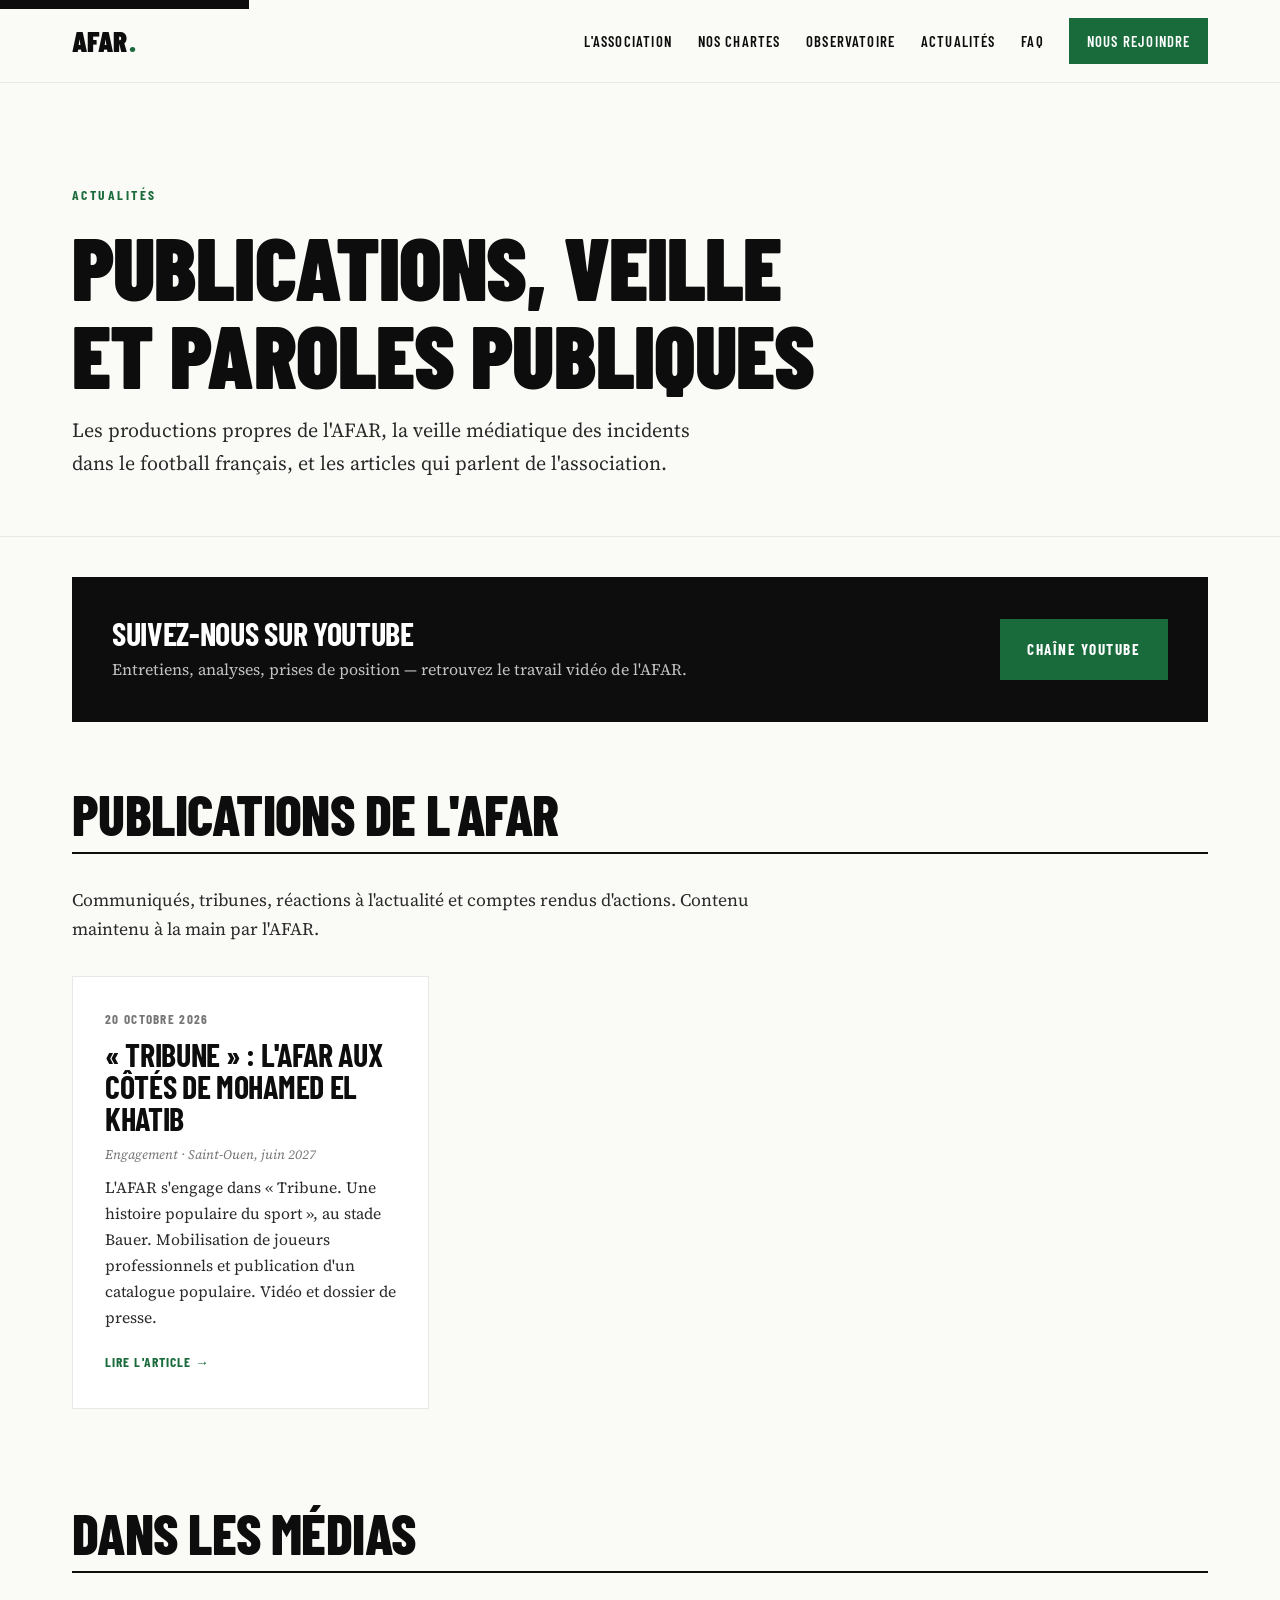
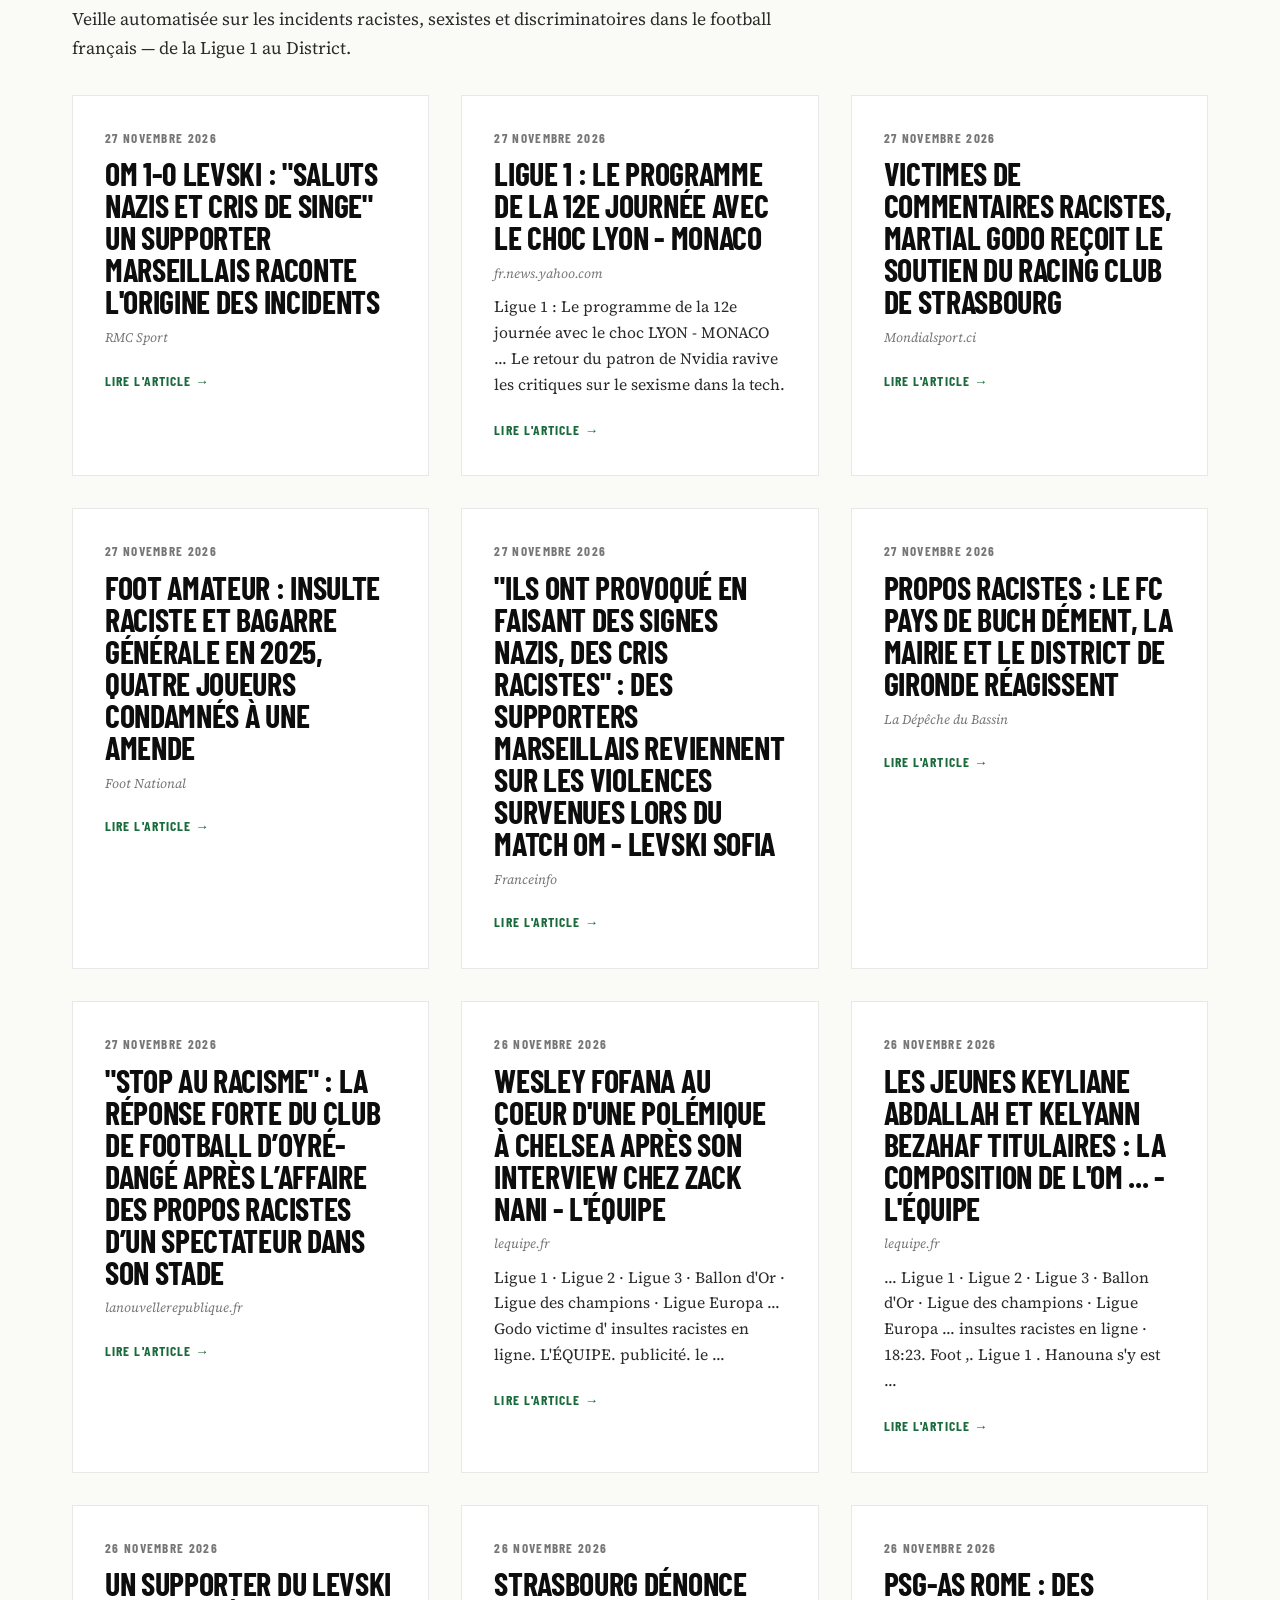
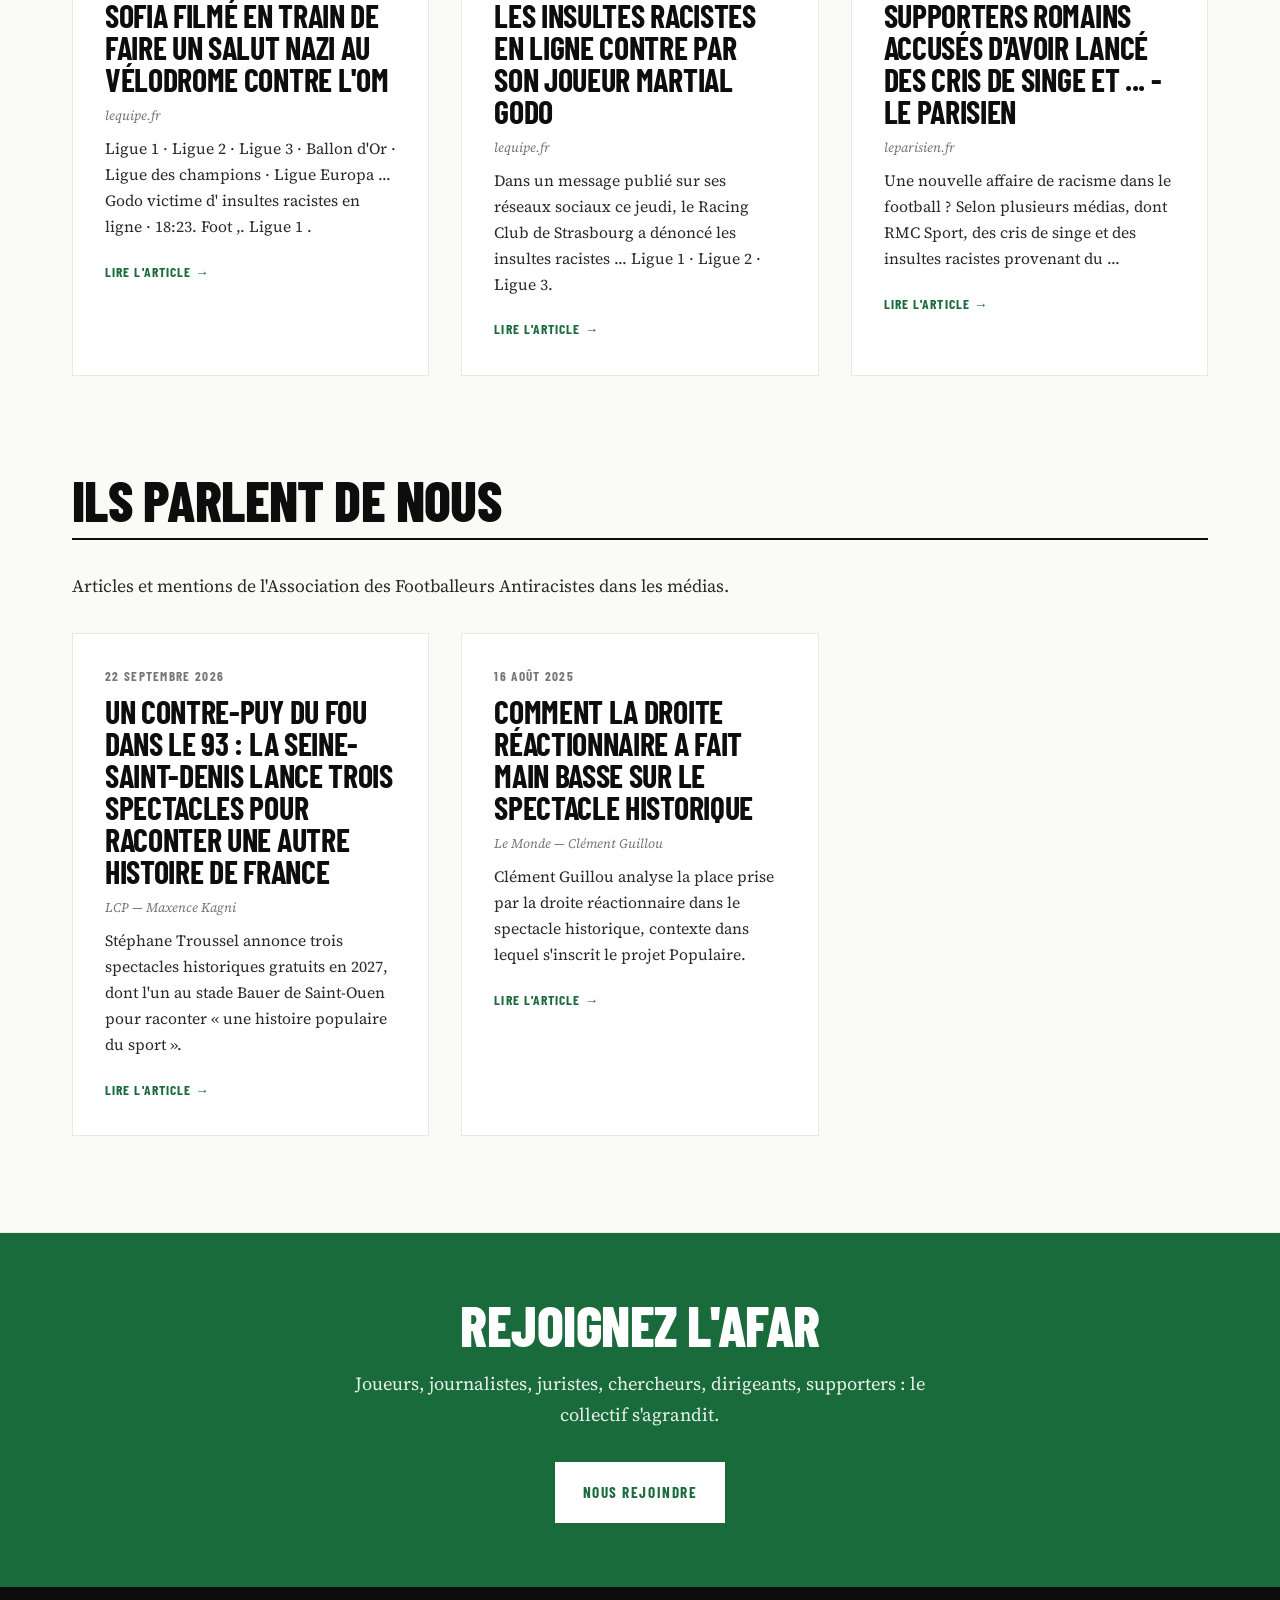
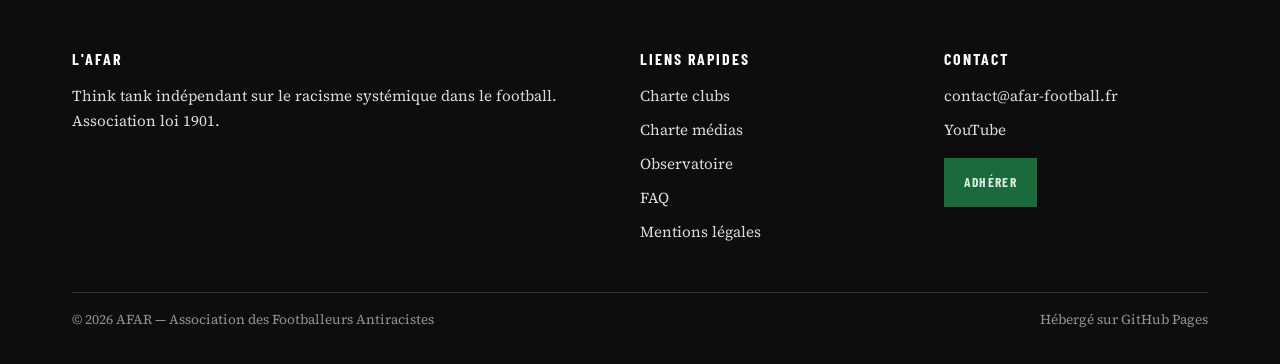
<file: actualites.html>
<!DOCTYPE html>
<html lang="fr">
<head>
  <meta charset="UTF-8">
  <meta name="viewport" content="width=device-width, initial-scale=1.0">
  <title>Actualités — Racisme dans le football, veille AFAR</title>
  <meta name="description" content="Veille médiatique automatisée des actes racistes, sexistes et discriminatoires dans le football français. Publications de l'AFAR et articles de presse.">
  <meta name="keywords" content="racisme football, antiracisme, antiraciste, AFAR, Association Footballeurs Antiracistes, insultes racistes, discriminations football, Vinicius, Lukaku, cris de singe, racisme dans le football français, lutte contre le racisme sport, observatoire racisme football">
  <meta name="author" content="AFAR — Association des Footballeurs Antiracistes">
  <meta name="robots" content="index, follow">
  <link rel="canonical" href="https://afar-football.fr/actualites.html">

  <meta property="og:title" content="Actualités — Racisme dans le football, veille AFAR">
  <meta property="og:description" content="Veille médiatique automatisée des actes racistes, sexistes et discriminatoires dans le football français. Publications de l'AFAR et articles de presse.">
  <meta property="og:type" content="website">
  <meta property="og:locale" content="fr_FR">
  <meta property="og:url" content="https://afar-football.fr/actualites.html">
  <meta property="og:site_name" content="AFAR — Association des Footballeurs Antiracistes">
  <meta property="og:image" content="https://afar-football.fr/img/og-default.jpg">

  <meta name="twitter:card" content="summary_large_image">
  <meta name="twitter:title" content="Actualités — Racisme dans le football, veille AFAR">
  <meta name="twitter:description" content="Veille médiatique automatisée des actes racistes, sexistes et discriminatoires dans le football français. Publications de l'AFAR et articles de presse.">
  <meta name="twitter:image" content="https://afar-football.fr/img/og-default.jpg">

  <link rel="preconnect" href="https://fonts.googleapis.com">
  <link rel="preconnect" href="https://fonts.gstatic.com" crossorigin>
  <link href="https://fonts.googleapis.com/css2?family=Barlow+Condensed:wght@600;700;800;900&family=Source+Serif+4:ital,wght@0,300;0,400;0,600;1,300;1,400&display=swap" rel="stylesheet">

  <style>
/* =========================================================
   AFAR — Association des Footballeurs Antiracistes
   Feuille de style principale
   ========================================================= */

/* --- Variables globales --- */
:root {
  /* Couleurs */
  --color-bg: #fafaf7;
  --color-bg-alt: #f5f5f5;
  --color-ink: #0d0d0d;
  --color-ink-soft: #2a2a2a;
  --color-muted: #767676;
  --color-line: #e8e8e8;
  --color-accent: #1a6b3c;          /* vert gazon profond — valeur v1 exacte */
  --color-accent-dark: #0f4526;
  --color-accent-light: #e8f5ee;
  --color-white: #ffffff;

  /* Typographies — alignées sur la v1 */
  --font-display: "Barlow Condensed", sans-serif;
  --font-serif: "Source Serif 4", Georgia, serif;
  --font-mono: "JetBrains Mono", ui-monospace, SFMono-Regular, monospace;

  /* Échelles */
  --max-width: 1200px;
  --max-width-read: 760px;
  --space-1: 0.5rem;
  --space-2: 1rem;
  --space-3: 2rem;
  --space-4: 2.5rem;
  --space-5: 4rem;
  --space-6: 6rem;
  --space-7: 8rem;

  /* Divers */
  --transition-fast: 160ms ease;
  --transition: 260ms cubic-bezier(.2,.7,.2,1);
  --radius-sm: 2px;
  --radius: 4px;
}

/* --- Reset doux --- */
*, *::before, *::after { box-sizing: border-box; }
html { scroll-behavior: smooth; -webkit-text-size-adjust: 100%; }
body {
  margin: 0;
  background: var(--color-bg);
  color: var(--color-ink);
  font-family: var(--font-serif);
  font-size: 18px;
  line-height: 1.65;
  font-weight: 400;
  -webkit-font-smoothing: antialiased;
  text-rendering: optimizeLegibility;
}
img, svg { display: block; max-width: 100%; height: auto; }
a { color: inherit; text-decoration: none; transition: color var(--transition-fast); }
a:hover { color: var(--color-accent); }
button { font: inherit; cursor: pointer; border: 0; background: none; color: inherit; }
ul, ol { padding-left: 1.2em; }
hr { border: 0; border-top: 1px solid var(--color-line); margin: var(--space-4) 0; }
main { display: block; }

/* --- Titres — réglages v1 exacts --- */
h1, h2, h3, h4 {
  font-family: var(--font-display);
  font-weight: 900;
  letter-spacing: -0.01em;
  line-height: 1;
  margin: 0 0 var(--space-2) 0;
  text-transform: uppercase;
}
h1 { font-size: clamp(2.8rem, 7vw, 5.5rem); font-weight: 900; }
h2 { font-size: clamp(2rem, 5vw, 3.5rem); font-weight: 800; }
h3 { font-size: clamp(1.4rem, 3vw, 2rem); font-weight: 700; }
h4 { font-size: 1.2rem; letter-spacing: 0.05em; font-weight: 700; }

p { margin: 0 0 var(--space-2) 0; }
p + p { margin-top: 0; }

.eyebrow {
  font-family: var(--font-display);
  font-weight: 700;
  text-transform: uppercase;
  letter-spacing: 0.18em;
  font-size: 0.85rem;
  color: var(--color-accent);
  margin-bottom: var(--space-2);
  display: inline-block;
}

/* --- Container --- */
.container {
  max-width: var(--max-width);
  margin: 0 auto;
  padding: 0 var(--space-3);
}
.container--narrow {
  max-width: var(--max-width-read);
  margin: 0 auto;
  padding: 0 var(--space-3);
}

/* =========================================================
   HEADER / NAVIGATION
   ========================================================= */
.site-header {
  position: sticky;
  top: 0;
  z-index: 100;
  background: var(--color-bg);
  border-bottom: 1px solid var(--color-line);
}
.site-header__inner {
  display: flex;
  align-items: center;
  justify-content: space-between;
  max-width: var(--max-width);
  margin: 0 auto;
  padding: 1.1rem var(--space-3);
}
.site-logo {
  font-family: var(--font-display);
  font-weight: 900;
  font-size: 1.8rem;
  letter-spacing: 0.005em;
  color: var(--color-ink);
  text-transform: uppercase;
  line-height: 1;
}
.site-logo::after {
  content: ".";
  color: var(--color-accent);
  margin-left: 1px;
}
.site-logo:hover { color: var(--color-ink); }

.main-nav { display: flex; align-items: center; gap: 1.6rem; }
.main-nav > ul {
  list-style: none;
  display: flex;
  gap: 1.6rem;
  padding: 0;
  margin: 0;
  align-items: center;
}
.main-nav a {
  font-family: var(--font-display);
  font-weight: 600;
  text-transform: uppercase;
  font-size: 0.92rem;
  letter-spacing: 0.08em;
  color: var(--color-ink);
  padding: 0.5rem 0;
  position: relative;
}
.main-nav a:hover { color: var(--color-accent); }
.main-nav .has-submenu { position: relative; }
.main-nav .submenu {
  display: none;
  position: absolute;
  top: 100%;
  left: 0;
  background: var(--color-white);
  border: 1px solid var(--color-line);
  min-width: 240px;
  padding: 0.6rem 0;
  list-style: none;
  margin: 0;
  box-shadow: 0 12px 32px rgba(0,0,0,.08);
}
.main-nav .has-submenu:hover .submenu,
.main-nav .has-submenu:focus-within .submenu { display: block; }
.main-nav .submenu li { display: block; }
.main-nav .submenu a {
  display: block;
  padding: 0.65rem 1.1rem;
  font-size: 0.82rem;
  letter-spacing: 0.06em;
}
.main-nav .submenu a:hover { background: var(--color-accent-light); color: var(--color-accent-dark); }

.btn-nav-cta {
  display: inline-block;
  background: var(--color-accent);
  color: var(--color-white) !important;
  padding: 0.7rem 1.1rem !important;
  font-family: var(--font-display);
  font-weight: 700;
  text-transform: uppercase;
  letter-spacing: 0.08em;
  font-size: 0.88rem;
  transition: background var(--transition-fast);
}
.btn-nav-cta:hover { background: var(--color-accent-dark); color: var(--color-white) !important; }

/* Burger mobile */
.burger {
  display: none;
  width: 42px;
  height: 42px;
  border: 1px solid var(--color-ink);
  align-items: center;
  justify-content: center;
  flex-direction: column;
  gap: 4px;
  background: transparent;
}
.burger span {
  display: block;
  width: 20px;
  height: 2px;
  background: var(--color-ink);
  transition: transform var(--transition), opacity var(--transition);
}
.burger.is-open span:nth-child(1) { transform: translateY(6px) rotate(45deg); }
.burger.is-open span:nth-child(2) { opacity: 0; }
.burger.is-open span:nth-child(3) { transform: translateY(-6px) rotate(-45deg); }

/* =========================================================
   BOUTONS
   ========================================================= */
.btn {
  display: inline-block;
  padding: 1rem 1.6rem;
  font-family: var(--font-display);
  font-weight: 700;
  text-transform: uppercase;
  letter-spacing: 0.1em;
  font-size: 0.95rem;
  border: 2px solid var(--color-ink);
  background: var(--color-ink);
  color: var(--color-white);
  transition: all var(--transition);
  cursor: pointer;
}
.btn:hover { background: var(--color-accent); border-color: var(--color-accent); color: var(--color-white); }
.btn--outline { background: transparent; color: var(--color-ink); }
.btn--outline:hover { background: var(--color-ink); color: var(--color-white); }
.btn--accent { background: var(--color-accent); border-color: var(--color-accent); }
.btn--accent:hover { background: var(--color-accent-dark); border-color: var(--color-accent-dark); color: var(--color-white); }
.btn--sm { padding: 0.7rem 1.1rem; font-size: 0.85rem; }

/* =========================================================
   HERO — copie pixel-pour-pixel de la v1
   ========================================================= */
.hero {
  background: var(--color-ink);
  color: var(--color-white);
  padding: var(--space-7) 0;
  position: relative;
  overflow: hidden;
  min-height: 80vh;
  display: flex;
  align-items: center;
}

.hero::before {
  content: '';
  position: absolute;
  inset: 0;
  background: repeating-linear-gradient(
    -45deg,
    transparent,
    transparent 40px,
    rgba(26, 107, 60, 0.04) 40px,
    rgba(26, 107, 60, 0.04) 41px
  );
}

.hero .container {
  position: relative;
  z-index: 2;
}

.hero-label {
  font-family: var(--font-display);
  font-size: 0.8rem;
  font-weight: 700;
  letter-spacing: 0.15em;
  text-transform: uppercase;
  color: var(--color-accent);
  margin-bottom: var(--space-2);
  display: block;
}

.hero h1 {
  color: var(--color-white);
  margin-bottom: var(--space-2);
  max-width: 900px;
}

.hero h1 em {
  font-style: normal;
  color: var(--color-accent);
}

.hero-subtitle {
  font-size: 1.2rem;
  font-weight: 300;
  color: rgba(255, 255, 255, 0.75);
  max-width: 600px;
  margin-bottom: var(--space-3);
  font-family: var(--font-serif);
}

.hero-actions {
  display: flex;
  gap: 1rem;
  flex-wrap: wrap;
}

.hero-img-placeholder {
  position: absolute;
  right: 0;
  top: 0;
  bottom: 0;
  width: 40%;
  background: var(--color-accent);
  opacity: 0.12;
  display: flex;
  align-items: center;
  justify-content: center;
  font-family: var(--font-display);
  font-size: 0.8rem;
  letter-spacing: 0.1em;
  text-transform: uppercase;
  color: var(--color-white);
}

/* Boutons adaptés au fond sombre du hero */
.hero .btn--accent {
  background: var(--color-accent);
  border-color: var(--color-accent);
  color: var(--color-white);
}
.hero .btn--accent:hover {
  background: var(--color-accent-dark);
  border-color: var(--color-accent-dark);
}
.hero .btn--outline {
  background: transparent;
  color: var(--color-white);
  border-color: var(--color-white);
}
.hero .btn--outline:hover {
  background: var(--color-white);
  color: var(--color-ink);
  border-color: var(--color-white);
}
/* =========================================================
   SECTIONS GÉNÉRIQUES
   ========================================================= */
.section {
  padding: var(--space-6) 0;
  border-bottom: 1px solid var(--color-line);
}
.section--dark {
  background: var(--color-ink);
  color: var(--color-white);
}
.section--dark h1, .section--dark h2, .section--dark h3 { color: var(--color-white); }
.section__header {
  max-width: var(--max-width-read);
  margin-bottom: var(--space-4);
}
.section__header p {
  font-size: 1.15rem;
  color: var(--color-ink-soft);
}

/* Lead paragraph */
.lead {
  font-size: 1.35rem;
  line-height: 1.5;
  color: var(--color-ink);
  margin-bottom: var(--space-3);
}

/* Prose text column */
.prose { max-width: var(--max-width-read); }
.prose p { font-size: 1.1rem; line-height: 1.7; margin-bottom: 1.2rem; }
.prose p:first-of-type::first-letter {
  font-family: var(--font-display);
  font-size: 3.6rem;
  float: left;
  line-height: 0.9;
  padding: 0.3rem 0.6rem 0 0;
  color: var(--color-accent);
}

/* =========================================================
   CHIFFRES CLÉS
   ========================================================= */
.stats {
  display: grid;
  grid-template-columns: repeat(4, 1fr);
  gap: 0;
  border-top: 1px solid var(--color-line);
  border-left: 1px solid var(--color-line);
  margin-top: var(--space-3);
}
.stat {
  border-right: 1px solid var(--color-line);
  border-bottom: 1px solid var(--color-line);
  padding: var(--space-4) var(--space-3);
  transition: background var(--transition);
}
.stat[role="link"]:hover, .stat a:hover { background: var(--color-accent-light); }
.stat__number {
  font-family: var(--font-display);
  font-weight: 900;
  font-size: clamp(2.8rem, 5vw, 4.2rem);
  line-height: 1;
  color: var(--color-accent);
  display: block;
  margin-bottom: 0.4rem;
}
.stat__label {
  font-size: 0.92rem;
  color: var(--color-ink-soft);
  line-height: 1.4;
}

/* =========================================================
   CARTES
   ========================================================= */
.cards {
  display: grid;
  grid-template-columns: repeat(3, 1fr);
  gap: var(--space-3);
}
.card {
  background: var(--color-white);
  border: 1px solid var(--color-line);
  padding: var(--space-3);
  transition: transform var(--transition), border-color var(--transition);
}
.card:hover {
  transform: translateY(-3px);
  border-color: var(--color-accent);
}
.card time {
  font-family: var(--font-display);
  font-weight: 700;
  font-size: 0.82rem;
  letter-spacing: 0.1em;
  color: var(--color-muted);
  text-transform: uppercase;
  display: block;
  margin-bottom: 0.5rem;
}
.card h3 { margin-bottom: 0.6rem; }
.card h3 a:hover { color: var(--color-accent); }
.card .source {
  font-size: 0.82rem;
  color: var(--color-muted);
  font-style: italic;
  margin-bottom: 0.6rem;
}
.card .extrait {
  font-size: 0.98rem;
  color: var(--color-ink-soft);
  margin-bottom: var(--space-2);
}
.card .lire-suite {
  font-family: var(--font-display);
  font-weight: 700;
  text-transform: uppercase;
  letter-spacing: 0.08em;
  font-size: 0.85rem;
  color: var(--color-accent);
}

/* Deux blocs charte */
.charte-duo {
  display: grid;
  grid-template-columns: 1fr 1fr;
  gap: var(--space-3);
}
.charte-block {
  padding: var(--space-4);
  background: var(--color-white);
  border: 1px solid var(--color-line);
  position: relative;
  overflow: hidden;
}
.charte-block::before {
  content: "";
  position: absolute;
  top: 0; left: 0;
  width: 6px; height: 100%;
  background: var(--color-accent);
}
.charte-block h3 { margin-bottom: 0.8rem; }
.charte-block p { margin-bottom: var(--space-3); color: var(--color-ink-soft); }

/* =========================================================
   BANNIÈRE CTA
   ========================================================= */
.cta-banner {
  background: var(--color-accent);
  color: var(--color-white);
  padding: var(--space-5) 0;
  text-align: center;
}
.cta-banner h2 { color: var(--color-white); margin-bottom: var(--space-2); }
.cta-banner p { font-size: 1.15rem; margin-bottom: var(--space-3); opacity: 0.9; max-width: 600px; margin-left: auto; margin-right: auto; }
.cta-banner .btn {
  background: var(--color-white);
  color: var(--color-accent);
  border-color: var(--color-white);
}
.cta-banner .btn:hover {
  background: var(--color-ink);
  color: var(--color-white);
  border-color: var(--color-ink);
}

/* =========================================================
   VALEURS / BLOCS ÉDITORIAUX
   ========================================================= */
.valeurs-grid {
  display: grid;
  grid-template-columns: repeat(2, 1fr);
  gap: 0;
  border-top: 1px solid var(--color-line);
  border-left: 1px solid var(--color-line);
}
.valeur {
  border-right: 1px solid var(--color-line);
  border-bottom: 1px solid var(--color-line);
  padding: var(--space-4) var(--space-3);
}
.valeur__num {
  font-family: var(--font-display);
  font-weight: 700;
  color: var(--color-accent);
  font-size: 1rem;
  letter-spacing: 0.14em;
  display: block;
  margin-bottom: 0.6rem;
}
.valeur h3 { margin-bottom: 1rem; }
.valeur p { color: var(--color-ink-soft); font-size: 1.02rem; }

/* =========================================================
   CHARTE — ENGAGEMENTS
   ========================================================= */
.engagements { margin-top: var(--space-4); }
.engagement {
  display: grid;
  grid-template-columns: 110px 1fr;
  gap: var(--space-3);
  padding: var(--space-4) 0;
  border-top: 1px solid var(--color-line);
}
.engagement:last-child { border-bottom: 1px solid var(--color-line); }
.engagement__num {
  font-family: var(--font-display);
  font-weight: 900;
  font-size: clamp(3rem, 6vw, 5rem);
  line-height: 0.9;
  color: var(--color-accent);
}
.engagement h3 { margin-bottom: var(--space-2); }
.engagement ul { padding-left: 1.1em; margin: var(--space-2) 0 0; }
.engagement li { margin-bottom: 0.5rem; color: var(--color-ink-soft); }
.engagement p { color: var(--color-ink-soft); }

/* Préambule encadré */
.preambule {
  background: var(--color-bg-alt);
  padding: var(--space-4);
  border-left: 4px solid var(--color-accent);
  margin: var(--space-4) 0;
  font-size: 1.05rem;
}

/* =========================================================
   ÉQUIPE — GRILLE DE PROFILS (anonymisée)
   ========================================================= */
.profils-grid {
  display: grid;
  grid-template-columns: repeat(4, 1fr);
  gap: 0;
  border-top: 1px solid var(--color-line);
  border-left: 1px solid var(--color-line);
  margin-top: var(--space-4);
}
.profil {
  border-right: 1px solid var(--color-line);
  border-bottom: 1px solid var(--color-line);
  padding: var(--space-3);
  min-height: 220px;
  display: flex;
  flex-direction: column;
  justify-content: space-between;
  transition: background var(--transition);
}
.profil:hover { background: var(--color-accent-light); }
.profil__num {
  font-family: var(--font-display);
  font-weight: 600;
  font-size: 0.85rem;
  color: var(--color-muted);
  letter-spacing: 0.14em;
}
.profil h3 {
  font-size: 1.3rem;
  margin: var(--space-2) 0;
  line-height: 1.05;
}
.profil p { font-size: 0.95rem; color: var(--color-ink-soft); margin: 0; }

/* =========================================================
   OBSERVATOIRE — COMPTEUR, COMITÉ, SOUTIENS
   ========================================================= */
.compteur {
  background: var(--color-ink);
  color: var(--color-white);
  padding: var(--space-5) var(--space-4);
  text-align: center;
  cursor: pointer;
  transition: background var(--transition);
  display: block;
}
.compteur:hover { background: var(--color-accent-dark); color: var(--color-white); }
.compteur__chiffre {
  font-family: var(--font-display);
  font-weight: 900;
  font-size: clamp(5rem, 14vw, 12rem);
  line-height: 0.9;
  color: var(--color-accent);
  display: block;
  margin-bottom: 1rem;
}
.compteur__chiffre.is-placeholder {
  /* Quand le compteur est vide, on dégrade gracieusement en gardant l'emplacement
     mais sans afficher un trait fin perdu dans le bloc noir. */
  font-size: clamp(2.5rem, 6vw, 4rem);
  letter-spacing: 0.4em;
  color: var(--color-muted);
  text-indent: 0.4em; /* compensation du letter-spacing pour rester centré */
}
.compteur__label {
  font-family: var(--font-display);
  font-weight: 700;
  text-transform: uppercase;
  letter-spacing: 0.12em;
  font-size: 1rem;
  max-width: 640px;
  margin: 0 auto;
  line-height: 1.4;
}
.compteur__note {
  font-family: var(--font-serif);
  font-size: 0.85rem;
  text-transform: none;
  letter-spacing: 0;
  color: var(--color-muted);
  margin-top: var(--space-2);
  font-style: italic;
}

.duo-grid {
  display: grid;
  grid-template-columns: 1fr 1fr;
  gap: var(--space-5);
}
.logo-grid {
  display: grid;
  grid-template-columns: repeat(4, 1fr);
  gap: var(--space-2);
  margin-top: var(--space-3);
}
.logo-placeholder {
  aspect-ratio: 3 / 2;
  border: 1px dashed var(--color-line);
  display: flex;
  align-items: center;
  justify-content: center;
  font-size: 0.78rem;
  color: var(--color-muted);
  letter-spacing: 0.06em;
  text-transform: uppercase;
  font-family: var(--font-display);
  font-weight: 600;
  background: var(--color-white);
}

/* Citations de soutien */
.citations-grid {
  display: grid;
  grid-template-columns: repeat(3, 1fr);
  gap: var(--space-3);
  margin-top: var(--space-3);
}
.citation {
  padding: var(--space-3);
  background: var(--color-bg-alt);
  border-left: 4px solid var(--color-accent);
}
.citation blockquote {
  margin: 0 0 var(--space-2) 0;
  font-family: var(--font-serif);
  font-size: 1.15rem;
  font-style: italic;
  line-height: 1.45;
  color: var(--color-ink);
}
.citation blockquote::before { content: "« "; color: var(--color-accent); }
.citation blockquote::after { content: " »"; color: var(--color-accent); }
.citation cite {
  font-family: var(--font-display);
  font-weight: 700;
  font-style: normal;
  text-transform: uppercase;
  letter-spacing: 0.1em;
  font-size: 0.82rem;
  color: var(--color-muted);
}

/* Événements */
.evenements-grid {
  display: grid;
  grid-template-columns: 1fr 1fr;
  gap: var(--space-5);
  margin-top: var(--space-3);
}
.evenement-col h3 { margin-bottom: var(--space-3); border-bottom: 2px solid var(--color-accent); padding-bottom: 0.5rem; }
.evenement {
  padding: var(--space-2) 0;
  border-bottom: 1px solid var(--color-line);
}
.evenement time {
  font-family: var(--font-display);
  font-weight: 700;
  text-transform: uppercase;
  letter-spacing: 0.1em;
  font-size: 0.85rem;
  color: var(--color-accent);
  display: block;
  margin-bottom: 0.3rem;
}
.evenement h4 { text-transform: none; font-family: var(--font-serif); font-weight: 600; font-size: 1.05rem; margin-bottom: 0.3rem; }
.evenement p { font-size: 0.92rem; color: var(--color-ink-soft); margin: 0; }

/* =========================================================
   FORMULAIRES
   ========================================================= */
.form {
  max-width: var(--max-width-read);
  margin: 0;
}
.form__row { margin-bottom: var(--space-2); }
.form__row--duo { display: grid; grid-template-columns: 1fr 1fr; gap: var(--space-2); margin-bottom: var(--space-2); }
.form label {
  display: block;
  font-family: var(--font-display);
  font-weight: 600;
  text-transform: uppercase;
  letter-spacing: 0.08em;
  font-size: 0.82rem;
  margin-bottom: 0.4rem;
  color: var(--color-ink);
}
.form input[type="text"],
.form input[type="email"],
.form input[type="date"],
.form select,
.form textarea {
  width: 100%;
  padding: 0.85rem 1rem;
  background: var(--color-white);
  border: 1px solid var(--color-line);
  font-family: var(--font-serif);
  font-size: 1rem;
  color: var(--color-ink);
  transition: border-color var(--transition-fast);
}
.form input:focus, .form select:focus, .form textarea:focus {
  outline: 2px solid var(--color-accent);
  outline-offset: 1px;
  border-color: var(--color-accent);
}
.form textarea { min-height: 140px; resize: vertical; }
.form button[type="submit"] { margin-top: var(--space-2); }
.form .note {
  font-size: 0.88rem;
  color: var(--color-muted);
  font-style: italic;
  border-left: 3px solid var(--color-accent);
  padding-left: 1rem;
  margin-bottom: var(--space-3);
}
.form .honeypot { display: none !important; }

/* FAQ accordéon */
.faq-list { max-width: var(--max-width-read); margin-top: var(--space-3); }
.faq-item { border-top: 1px solid var(--color-ink); }
.faq-item:last-child { border-bottom: 1px solid var(--color-ink); }
.faq-question {
  width: 100%;
  text-align: left;
  padding: var(--space-3) 0;
  display: flex;
  justify-content: space-between;
  align-items: center;
  gap: var(--space-2);
  font-family: var(--font-display);
  font-weight: 800;
  text-transform: uppercase;
  letter-spacing: 0.04em;
  font-size: 1.1rem;
  color: var(--color-ink);
  transition: color var(--transition);
}
.faq-question:hover { color: var(--color-accent); }
.faq-question .plus {
  font-size: 1.6rem;
  color: var(--color-accent);
  transition: transform var(--transition);
  flex-shrink: 0;
}
.faq-item.is-open .plus { transform: rotate(45deg); }
.faq-answer {
  max-height: 0;
  overflow: hidden;
  transition: max-height var(--transition);
}
.faq-answer__inner {
  padding: 0 0 var(--space-3);
  font-size: 1.05rem;
  color: var(--color-ink-soft);
  line-height: 1.65;
}

/* Bloc YouTube */
.youtube-block {
  background: var(--color-ink);
  color: var(--color-white);
  padding: var(--space-4);
  display: flex;
  justify-content: space-between;
  align-items: center;
  gap: var(--space-3);
  margin-bottom: var(--space-5);
  flex-wrap: wrap;
}
.youtube-block__text h3 { color: var(--color-white); margin-bottom: 0.4rem; }
.youtube-block__text p { margin: 0; color: rgba(255,255,255,0.75); font-size: 1rem; }

/* Loading / erreur flux */
.feed-state {
  padding: var(--space-3);
  text-align: center;
  color: var(--color-muted);
  font-style: italic;
  background: var(--color-bg-alt);
  grid-column: 1 / -1;
}

/* =========================================================
   FOOTER
   ========================================================= */
.site-footer {
  background: var(--color-ink);
  color: rgba(255,255,255,0.85);
  padding: var(--space-5) 0 var(--space-3);
  font-size: 0.95rem;
}
.site-footer a { color: rgba(255,255,255,0.85); }
.site-footer a:hover { color: var(--color-accent); }
.site-footer h4 {
  color: var(--color-white);
  margin-bottom: var(--space-2);
  font-size: 1rem;
  letter-spacing: 0.12em;
}
.footer-grid {
  display: grid;
  grid-template-columns: 2fr 1fr 1fr;
  gap: var(--space-4);
  margin-bottom: var(--space-4);
}
.footer-grid ul { list-style: none; padding: 0; margin: 0; }
.footer-grid li { margin-bottom: 0.55rem; }
.footer-bottom {
  border-top: 1px solid rgba(255,255,255,0.15);
  padding-top: var(--space-2);
  display: flex;
  justify-content: space-between;
  align-items: center;
  font-size: 0.85rem;
  color: rgba(255,255,255,0.55);
  flex-wrap: wrap;
  gap: 0.5rem;
}
.social-links { display: flex; gap: 0.8rem; margin-top: var(--space-2); }
.social-links a {
  font-family: var(--font-display);
  font-weight: 700;
  text-transform: uppercase;
  letter-spacing: 0.08em;
  font-size: 0.82rem;
  padding: 0.5rem 0.9rem;
  border: 1px solid rgba(255,255,255,0.3);
  transition: all var(--transition-fast);
}
.social-links a:hover { background: var(--color-accent); border-color: var(--color-accent); color: var(--color-white); }

/* =========================================================
   PAGE TITRE (header de page intérieure)
   ========================================================= */
.page-header {
  padding: var(--space-6) 0 var(--space-4);
  border-bottom: 1px solid var(--color-line);
}
.page-header__inner { max-width: var(--max-width-read); }
.page-header h1 { margin-bottom: var(--space-2); }
.page-header p.subtitle {
  font-size: 1.25rem;
  color: var(--color-ink-soft);
  max-width: 640px;
}

/* Navigation de bas de page (fil d'Ariane interne) */
.page-nav {
  display: flex;
  gap: var(--space-3);
  padding: var(--space-3) 0;
  font-family: var(--font-display);
  font-weight: 600;
  text-transform: uppercase;
  letter-spacing: 0.08em;
  font-size: 0.85rem;
  border-top: 1px solid var(--color-line);
  flex-wrap: wrap;
}
.page-nav a { color: var(--color-accent); }
.page-nav a:hover { color: var(--color-ink); }

/* =========================================================
   FADE-IN SCROLL
   ========================================================= */
.fade-in {
  opacity: 0;
  transform: translateY(20px);
  transition: opacity 600ms ease, transform 600ms ease;
}
.fade-in.is-visible {
  opacity: 1;
  transform: translateY(0);
}

/* =========================================================
   UTILITAIRES
   ========================================================= */
.text-center { text-align: center; }
.mb-0 { margin-bottom: 0 !important; }
.mt-0 { margin-top: 0 !important; }
.visually-hidden {
  position: absolute;
  width: 1px; height: 1px;
  padding: 0; margin: -1px;
  overflow: hidden; clip: rect(0,0,0,0);
  white-space: nowrap; border: 0;
}
.sr-skip {
  position: absolute;
  top: -40px;
  left: 0;
  background: var(--color-ink);
  color: var(--color-white);
  padding: 0.6rem 1rem;
  z-index: 200;
  transition: top var(--transition);
}
.sr-skip:focus { top: 0; }


/* === RESPONSIVE === */

/* =========================================================
   AFAR — Responsive
   ========================================================= */

/* ----- Tablette ----- */
@media (max-width: 960px) {
  body { font-size: 17px; }

  .hero__grid { grid-template-columns: 1fr; gap: var(--space-4); }
  .hero__placeholder { aspect-ratio: 16 / 9; }

  .stats { grid-template-columns: repeat(2, 1fr); }
  .cards { grid-template-columns: repeat(2, 1fr); }
  .charte-duo { grid-template-columns: 1fr; }

  .valeurs-grid { grid-template-columns: 1fr; }
  .profils-grid { grid-template-columns: repeat(2, 1fr); }

  .duo-grid { grid-template-columns: 1fr; gap: var(--space-4); }
  .logo-grid { grid-template-columns: repeat(3, 1fr); }
  .citations-grid { grid-template-columns: 1fr 1fr; }
  .evenements-grid { grid-template-columns: 1fr; gap: var(--space-4); }

  .footer-grid { grid-template-columns: 1fr 1fr; }

  .engagement { grid-template-columns: 80px 1fr; gap: var(--space-2); }
  .engagement__num { font-size: 3rem; }
}

/* ----- Mobile ----- */
@media (max-width: 640px) {
  :root {
    --space-5: 3rem;
    --space-6: 4rem;
    --space-7: 5rem;
  }
  body { font-size: 16px; }

  /* Navigation mobile */
  .burger { display: flex; }
  .main-nav {
    position: fixed;
    top: 63px;
    left: 0; right: 0;
    background: var(--color-bg);
    border-top: 1px solid var(--color-line);
    height: calc(100vh - 63px);
    max-height: 0;
    overflow: hidden;
    transition: max-height var(--transition);
    flex-direction: column;
    align-items: stretch;
    gap: 0;
    padding: 0;
  }
  .main-nav.is-open {
    max-height: calc(100vh - 63px);
    overflow-y: auto;
    padding: var(--space-2) 0;
  }
  .main-nav > ul {
    flex-direction: column;
    gap: 0;
    width: 100%;
  }
  .main-nav > ul > li {
    width: 100%;
    border-bottom: 1px solid var(--color-line);
  }
  .main-nav a {
    display: block;
    padding: 1rem var(--space-3);
    font-size: 1rem;
  }
  .main-nav .submenu {
    display: block;
    position: static;
    background: var(--color-bg-alt);
    border: 0;
    box-shadow: none;
    min-width: 0;
    padding: 0;
  }
  .main-nav .submenu a {
    padding: 0.75rem var(--space-3) 0.75rem var(--space-4);
    font-size: 0.88rem;
  }
  .btn-nav-cta {
    margin: var(--space-2) var(--space-3) !important;
    display: block !important;
    text-align: center;
  }

  .hero { padding: var(--space-5) 0 var(--space-4); }
  .hero__ctas { flex-direction: column; align-items: stretch; }
  .hero__ctas .btn { text-align: center; }

  .stats { grid-template-columns: 1fr; }
  .cards { grid-template-columns: 1fr; }
  .profils-grid { grid-template-columns: 1fr; }
  .logo-grid { grid-template-columns: repeat(2, 1fr); }
  .citations-grid { grid-template-columns: 1fr; }

  .footer-grid { grid-template-columns: 1fr; gap: var(--space-3); }
  .footer-bottom { flex-direction: column; align-items: flex-start; }

  .engagement { grid-template-columns: 60px 1fr; }
  .engagement__num { font-size: 2.4rem; }

  .section { padding: var(--space-5) 0; }
  .prose p:first-of-type::first-letter { font-size: 2.8rem; }

  .form__row--duo { grid-template-columns: 1fr; }

  .youtube-block { flex-direction: column; align-items: flex-start; text-align: left; }
}

/* ----- Très petit écran ----- */
@media (max-width: 400px) {
  .container, .container--narrow { padding: 0 var(--space-2); }
}

/* ----- Préfère les animations réduites ----- */
@media (prefers-reduced-motion: reduce) {
  *, *::before, *::after {
    animation-duration: 0.01ms !important;
    animation-iteration-count: 1 !important;
    transition-duration: 0.01ms !important;
    scroll-behavior: auto !important;
  }
  .fade-in { opacity: 1; transform: none; }
}

  </style>
</head>
<body>
<a class="sr-skip" href="#main">Aller au contenu principal</a>

<header class="site-header">
  <div class="site-header__inner">
    <a href="index.html" class="site-logo" aria-label="AFAR — retour à l'accueil">AFAR</a>
    <button class="burger" aria-label="Ouvrir le menu" aria-expanded="false" aria-controls="main-nav">
      <span></span><span></span><span></span>
    </button>
    <nav class="main-nav" id="main-nav" aria-label="Navigation principale">
      <ul>
        <li class="has-submenu">
          <a href="qui-sommes-nous.html">L'association</a>
          <ul class="submenu">
            <li><a href="qui-sommes-nous.html">Qui sommes-nous</a></li>
            <li><a href="nos-valeurs.html">Nos valeurs</a></li>
            <li><a href="notre-equipe.html">Notre équipe</a></li>
          </ul>
        </li>
        <li class="has-submenu">
          <a href="charte-clubs.html">Nos chartes</a>
          <ul class="submenu">
            <li><a href="charte-clubs.html">Charte clubs</a></li>
            <li><a href="charte-medias.html">Charte médias</a></li>
            <li><a href="signataires.html">Signataires</a></li>
          </ul>
        </li>
        <li><a href="observatoire.html">Observatoire</a></li>
        <li><a href="actualites.html">Actualités</a></li>
        <li><a href="faq.html">FAQ</a></li>
        <li><a href="contact.html" class="btn-nav-cta">Nous rejoindre</a></li>
      </ul>
    </nav>
  </div>
</header>

<main id="main">

  <section class="page-header">
    <div class="container">
      <div class="page-header__inner fade-in">
        <span class="eyebrow">Actualités</span>
        <h1>Publications, veille et paroles publiques</h1>
        <p class="subtitle">Les productions propres de l'AFAR, la veille médiatique des incidents dans le football français, et les articles qui parlent de l'association.</p>
      </div>
    </div>
  </section>

  <section class="section" style="padding-top: var(--space-4);">
    <div class="container">

      <!-- YouTube -->
      <div class="youtube-block fade-in">
        <div class="youtube-block__text">
          <h3>Suivez-nous sur YouTube</h3>
          <p>Entretiens, analyses, prises de position — retrouvez le travail vidéo de l'AFAR.</p>
        </div>
        <a href="https://youtube.com/@AFAR-Football" class="btn btn--accent" target="_blank" rel="noopener">Chaîne YouTube</a>
      </div>

      <!-- BLOC 1 : PUBLICATIONS AFAR -->
      <div class="fade-in" style="margin-bottom: var(--space-6);">
        <h2 id="publications-afar" style="border-bottom: 2px solid var(--color-ink); padding-bottom: 0.6rem; margin-bottom: var(--space-3);">Publications de l'AFAR</h2>
        <p style="font-size: 1.1rem; color: var(--color-ink-soft); max-width: 720px; margin-bottom: var(--space-3);">Communiqués, tribunes, réactions à l'actualité et comptes rendus d'actions. Contenu maintenu à la main par l'AFAR.</p>
        <div class="cards">
          <article class="card">
            <time datetime="2026-10-20">20 octobre 2026</time>
            <h3><a href="tribune-saint-ouen.html">« Tribune » : l'AFAR aux côtés de Mohamed El Khatib</a></h3>
            <p class="source">Engagement · Saint-Ouen, juin 2027</p>
            <p class="extrait">L'AFAR s'engage dans « Tribune. Une histoire populaire du sport », au stade Bauer. Mobilisation de joueurs professionnels et publication d'un catalogue populaire. Vidéo et dossier de presse.</p>
            <a class="lire-suite" href="tribune-saint-ouen.html">Lire l'article →</a>
          </article>
        </div>
      </div>

      <!-- BLOC 2 : VEILLE MÉDIATIQUE -->
      <div class="fade-in" style="margin-bottom: var(--space-6);">
        <h2 id="veille-mediatique" style="border-bottom: 2px solid var(--color-ink); padding-bottom: 0.6rem; margin-bottom: var(--space-3);">Dans les médias</h2>
        <p style="font-size: 1.1rem; color: var(--color-ink-soft); max-width: 720px; margin-bottom: var(--space-3);">Veille automatisée sur les incidents racistes, sexistes et discriminatoires dans le football français — de la Ligue 1 au District.</p>
        <div class="cards" id="feed-incidents">
          <div class="feed-state">Chargement des actualités…</div>
        </div>
      </div>

      <!-- BLOC 3 : MENTIONS DE L'AFAR -->
      <div class="fade-in">
        <h2 id="mentions-afar" style="border-bottom: 2px solid var(--color-ink); padding-bottom: 0.6rem; margin-bottom: var(--space-3);">Ils parlent de nous</h2>
        <p style="font-size: 1.1rem; color: var(--color-ink-soft); max-width: 720px; margin-bottom: var(--space-3);">Articles et mentions de l'Association des Footballeurs Antiracistes dans les médias.</p>
        <div class="cards" id="feed-mentions">
          <div class="feed-state">Chargement des actualités…</div>
        </div>
      </div>

    </div>
  </section>

</main>

<section class="cta-banner">
  <div class="container">
    <h2>Rejoignez l'AFAR</h2>
    <p>Joueurs, journalistes, juristes, chercheurs, dirigeants, supporters : le collectif s'agrandit.</p>
    <a href="contact.html" class="btn">Nous rejoindre</a>
  </div>
</section>
<footer class="site-footer">
  <div class="container">
    <div class="footer-grid">
      <div>
        <h4>L'AFAR</h4>
        <p>Think tank indépendant sur le racisme systémique dans le football. Association loi 1901.</p>
      </div>
      <div>
        <h4>Liens rapides</h4>
        <ul>
          <li><a href="charte-clubs.html">Charte clubs</a></li>
          <li><a href="charte-medias.html">Charte médias</a></li>
          <li><a href="observatoire.html">Observatoire</a></li>
          <li><a href="faq.html">FAQ</a></li>
          <li><a href="mentions-legales.html">Mentions légales</a></li>
        </ul>
      </div>
      <div>
        <h4>Contact</h4>
        <ul>
          <li><a href="mailto:contact@afar-football.fr">contact@afar-football.fr</a></li>
          <li><a href="https://youtube.com/@AFAR-Football" target="_blank" rel="noopener">YouTube</a></li>
        </ul>
        <p style="margin-top: 1rem;"><a href="contact.html" class="btn btn--sm btn--accent">Adhérer</a></p>
      </div>
    </div>
    <div class="footer-bottom">
      <span>© 2026 AFAR — Association des Footballeurs Antiracistes</span>
      <span>Hébergé sur GitHub Pages</span>
    </div>
  </div>
</footer>

  <script>
/* =========================================================
   AFAR — Script principal
   Navigation mobile, accordéon FAQ, animations scroll,
   compteur observatoire, flux RSS Google Alerts.
   ========================================================= */

/* -----------------------------------------------------------
   CONFIGURATION
   ----------------------------------------------------------- */

/* MODE COMPTEUR
   - "auto" : le compteur est calculé à partir du flux RSS (recommandé)
   - "manuel" : le compteur affiche la valeur ci-dessous (forcer si besoin)
   - "off"   : affiche le placeholder "• • •" en attendant
*/
const AFAR_COMPTEUR_MODE = "auto";

/* Valeur manuelle utilisée uniquement si AFAR_COMPTEUR_MODE === "manuel" */
const AFAR_COMPTEUR_INCIDENTS = null;

/* Date de départ du compteur (au format ISO).
   Tout article publié AVANT cette date est ignoré. */
const AFAR_COMPTEUR_DEPUIS = "2026-01-01";

/* Veille médiatique.
   Les articles sont collectés toutes les 3 heures par GitHub (Actions > « Veille médiatique »)
   et enregistrés dans data/veille.json. Sources, recherches et mots-clés :
   data/veille-config.json (modifiable sur GitHub).
*/
const AFAR_VEILLE_URL = "data/veille.json";
const AFAR_RSS_FEEDS = {
  incidents: AFAR_VEILLE_URL + "#incidents",
  mentions:  AFAR_VEILLE_URL + "#mentions"
};

/* Liste de secours : la liste de référence est dans data/veille-config.json.
   Mots-clés pour filtrer les incidents racistes UNIQUEMENT
   (le flux global capture aussi sexisme et discrimination, mais le compteur de la
   page d'accueil et de l'observatoire ne compte QUE les actes racistes).
   La vérification est faite dans le titre + le résumé. */
const AFAR_MOTS_RACISME = [
  "racis", "racial", "raciaux", "négrophob", "négritude",
  "cri de singe", "cris de singe", "banane", "bananes",
  "antiracis", "couleur de peau", "discrimination racial"
];

/* Proxy RSS → JSON (RSS2JSON — plan gratuit, 10 000 req/jour). */
const RSS2JSON_ENDPOINT = "https://api.rss2json.com/v1/api.json?rss_url=";

/* Clé API rss2json (optionnelle).
   Si vous avez créé un compte gratuit sur https://rss2json.com,
   collez votre clé ici pour des résultats plus stables (10 000 req/jour).
   Sans clé, on bascule automatiquement sur le proxy de secours. */
const RSS2JSON_KEY = "";

/* Proxies CORS de fallback — testés dans l'ordre, le premier qui répond gagne. */
const CORS_PROXIES = [
  "https://api.allorigins.win/raw?url=",
  "https://corsproxy.io/?",
  "https://api.codetabs.com/v1/proxy?quest="
];

/* Cache client (TTL 30 min). */
const RSS_CACHE_TTL = 30 * 60 * 1000;

/* -----------------------------------------------------------
   1. Navigation mobile (hamburger)
   ----------------------------------------------------------- */
function initNavMobile() {
  const burger = document.querySelector(".burger");
  const nav = document.querySelector(".main-nav");
  if (!burger || !nav) return;

  burger.addEventListener("click", () => {
    const isOpen = nav.classList.toggle("is-open");
    burger.classList.toggle("is-open", isOpen);
    burger.setAttribute("aria-expanded", isOpen ? "true" : "false");
  });

  // Fermer la nav quand on clique sur un lien
  nav.querySelectorAll("a").forEach(link => {
    link.addEventListener("click", () => {
      nav.classList.remove("is-open");
      burger.classList.remove("is-open");
      burger.setAttribute("aria-expanded", "false");
    });
  });
}

/* -----------------------------------------------------------
   2. Accordéon FAQ
   ----------------------------------------------------------- */
function initFaq() {
  const items = document.querySelectorAll(".faq-item");
  items.forEach(item => {
    const btn = item.querySelector(".faq-question");
    const answer = item.querySelector(".faq-answer");
    if (!btn || !answer) return;

    btn.setAttribute("aria-expanded", "false");
    btn.addEventListener("click", () => {
      const isOpen = item.classList.toggle("is-open");
      btn.setAttribute("aria-expanded", isOpen ? "true" : "false");
      answer.style.maxHeight = isOpen ? answer.scrollHeight + "px" : "0";
    });
  });
}

/* -----------------------------------------------------------
   3. Fade-in au scroll (IntersectionObserver)
   ----------------------------------------------------------- */
function initFadeIn() {
  const nodes = document.querySelectorAll(".fade-in");
  if (!("IntersectionObserver" in window) || nodes.length === 0) {
    nodes.forEach(n => n.classList.add("is-visible"));
    return;
  }
  const obs = new IntersectionObserver((entries) => {
    entries.forEach(entry => {
      if (entry.isIntersecting) {
        entry.target.classList.add("is-visible");
        obs.unobserve(entry.target);
      }
    });
  }, { threshold: 0.12, rootMargin: "0px 0px -60px 0px" });
  nodes.forEach(n => obs.observe(n));
}

/* -----------------------------------------------------------
   4. Compteur incidents observatoire
   ----------------------------------------------------------- */

/* Affiche une valeur (numérique) ou le placeholder. */
function afficherCompteur(valeur, noteText) {
  const nodes = document.querySelectorAll("[data-compteur]");
  const isPlaceholder = (valeur === null || valeur === undefined);
  nodes.forEach(node => {
    if (isPlaceholder) {
      node.textContent = "• • •";
      node.classList.add("is-placeholder");
    } else {
      node.textContent = new Intl.NumberFormat("fr-FR").format(valeur);
      node.classList.remove("is-placeholder");
    }
  });

  const notes = document.querySelectorAll("[data-compteur-note]");
  notes.forEach(n => {
    if (noteText) {
      n.textContent = noteText;
      n.style.display = "block";
    } else {
      n.style.display = "none";
    }
  });
}

/* Filtre : un article relève-t-il du racisme ? */
function estIncidentRaciste(item) {
  if (typeof item.raciste === "boolean") return item.raciste; // calculé par la veille
  const haystack = ((item.title || "") + " " + (item.description || "")).toLowerCase();
  return AFAR_MOTS_RACISME.some(kw => haystack.includes(kw.toLowerCase()));
}

/* Filtre : article publié depuis la date de départ ? */
function estApresDateDepart(item) {
  if (!item.pubDate) return false;
  const d = new Date(item.pubDate);
  if (isNaN(d)) return false;
  return d >= new Date(AFAR_COMPTEUR_DEPUIS);
}

/* Dédoublonnage approximatif par similarité de titre (Jaccard sur les mots significatifs).
   Deux articles dont les titres partagent ≥ 60 % de mots significatifs sont considérés
   comme couvrant le même incident. */
function motsSignificatifs(titre) {
  const stopWords = new Set([
    "le","la","les","un","une","des","du","de","d","l","et","ou","à","a","au","aux",
    "en","dans","par","pour","sur","sous","vers","avec","sans","ce","cet","cette",
    "ces","son","sa","ses","leur","leurs","mon","ma","mes","est","sont","être","été",
    "qui","que","quoi","dont","où","ne","pas","plus","si","mais","car","donc","or",
    "que","quel","quelle"
  ]);
  return new Set(
    (titre || "").toLowerCase()
      .replace(/[^\w\sàâäéèêëîïôöùûüÿç-]/g, " ")
      .split(/\s+/)
      .filter(w => w.length > 3 && !stopWords.has(w))
  );
}

function tauxSimilarite(t1, t2) {
  const s1 = motsSignificatifs(t1);
  const s2 = motsSignificatifs(t2);
  if (s1.size === 0 || s2.size === 0) return 0;
  let inter = 0;
  s1.forEach(w => { if (s2.has(w)) inter++; });
  const union = s1.size + s2.size - inter;
  return union === 0 ? 0 : inter / union;
}

function dedoublonnerIncidents(items) {
  const result = [];
  for (const item of items) {
    const isDuplicate = result.some(kept => tauxSimilarite(item.title, kept.title) >= 0.6);
    if (!isDuplicate) result.push(item);
  }
  return result;
}

/* Compteur — orchestration complète */
async function initCompteur() {
  const nodes = document.querySelectorAll("[data-compteur]");
  if (nodes.length === 0) return;

  // Mode off
  if (AFAR_COMPTEUR_MODE === "off") {
    afficherCompteur(null, "Compteur en cours d'initialisation.");
    return;
  }

  // Mode manuel
  if (AFAR_COMPTEUR_MODE === "manuel") {
    afficherCompteur(AFAR_COMPTEUR_INCIDENTS, null);
    return;
  }

  // Mode auto — pas de flux configuré : placeholder
  if (!AFAR_RSS_FEEDS.incidents) {
    afficherCompteur(null, "Compteur en cours d'initialisation.");
    return;
  }

  // Affiche un état intermédiaire pendant le chargement
  afficherCompteur(null, "Calcul en cours…");

  try {
    const items = await fetchFeed(AFAR_RSS_FEEDS.incidents);
    const filtres = items
      .filter(estApresDateDepart)
      .filter(estIncidentRaciste);
    const uniques = dedoublonnerIncidents(filtres);
    const total = uniques.length;
    const dateDepart = new Date(AFAR_COMPTEUR_DEPUIS).toLocaleDateString("fr-FR", {
      day: "numeric", month: "long", year: "numeric"
    });
    afficherCompteur(total, `Estimation issue de la veille médiatique automatisée depuis le ${dateDepart}. Mise à jour en continu.`);
  } catch (err) {
    afficherCompteur(null, "Compteur indisponible — veille en cours d'actualisation.");
  }
}

/* -----------------------------------------------------------
   5. Flux RSS Google Alerts
   ----------------------------------------------------------- */

/* Cache via sessionStorage */
function cacheGet(key) {
  try {
    const raw = sessionStorage.getItem(key);
    if (!raw) return null;
    const data = JSON.parse(raw);
    if (Date.now() - data.timestamp > RSS_CACHE_TTL) return null;
    return data.items;
  } catch { return null; }
}
function cacheSet(key, items) {
  try {
    sessionStorage.setItem(key, JSON.stringify({ timestamp: Date.now(), items }));
  } catch {}
}

/* Parsing d'un flux Atom/RSS au format XML brut (DOMParser natif).
   Compatible avec les flux Google Alerts (Atom) et la plupart des flux RSS 2.0. */
function parseFeedXml(xmlText) {
  const parser = new DOMParser();
  const doc = parser.parseFromString(xmlText, "application/xml");

  // Erreur de parsing ?
  if (doc.querySelector("parsererror")) return [];

  // Format Atom (Google Alerts) — utilise <entry>
  let entries = Array.from(doc.querySelectorAll("entry"));
  if (entries.length > 0) {
    return entries.map(entry => {
      const titleEl = entry.querySelector("title");
      const linkEl = entry.querySelector("link[href]");
      const contentEl = entry.querySelector("content") || entry.querySelector("summary");
      const pubEl = entry.querySelector("published") || entry.querySelector("updated");
      const link = linkEl ? linkEl.getAttribute("href") : "#";
      // Google Alerts encapsule l'URL réelle dans un paramètre "url=" du redirect
      let realLink = link;
      try {
        const u = new URL(link);
        const innerUrl = u.searchParams.get("url");
        if (innerUrl) realLink = innerUrl;
      } catch (e) { /* ignore */ }
      return {
        title: titleEl ? stripHtml(titleEl.textContent) : "Sans titre",
        link: realLink,
        description: contentEl ? stripHtml(contentEl.textContent).slice(0, 200) : "",
        pubDate: pubEl ? pubEl.textContent : null,
        source: extractSource(realLink)
      };
    });
  }

  // Format RSS 2.0 — utilise <item>
  entries = Array.from(doc.querySelectorAll("item"));
  return entries.map(item => {
    const get = (sel) => {
      const el = item.querySelector(sel);
      return el ? el.textContent : "";
    };
    return {
      title: stripHtml(get("title")) || "Sans titre",
      link: get("link") || "#",
      description: stripHtml(get("description")).slice(0, 200),
      pubDate: get("pubDate"),
      source: extractSource(get("link"))
    };
  });
}

/* Récupérer et parser un flux — stratégie multi-fallback. */
/* Lecture de la veille collectée par GitHub (même site : pas de proxy). */
let veillePromise = null;
async function chargerVeille() {
  if (!veillePromise) {
    const v = Math.floor(Date.now() / 600000); // contourne le cache toutes les 10 min
    veillePromise = fetch(AFAR_VEILLE_URL + "?v=" + v).then(r => {
      if (!r.ok) throw new Error("veille indisponible");
      return r.json();
    });
  }
  return veillePromise;
}

async function fetchFeed(rssUrl) {
  if (!rssUrl) return [];
  if (rssUrl.startsWith(AFAR_VEILLE_URL + "#")) {
    const data = await chargerVeille();
    return (data[rssUrl.split("#")[1]] || []).map(it => ({ ...it, description: it.description || "" }));
  }
  const cacheKey = "afar_feed_" + rssUrl;
  const cached = cacheGet(cacheKey);
  if (cached) return cached;

  // Stratégie 1 : rss2json (avec clé API si disponible)
  if (RSS2JSON_KEY) {
    try {
      const url = RSS2JSON_ENDPOINT + encodeURIComponent(rssUrl) + "&api_key=" + encodeURIComponent(RSS2JSON_KEY);
      const res = await fetch(url);
      if (res.ok) {
        const data = await res.json();
        if (data.status === "ok" && Array.isArray(data.items)) {
          const items = data.items.map(it => ({
            title: it.title || "Sans titre",
            link: it.link || "#",
            description: stripHtml(it.description || "").slice(0, 200),
            pubDate: it.pubDate,
            source: extractSource(it.link || "")
          }));
          cacheSet(cacheKey, items);
          return items;
        }
      }
    } catch (e) { /* on tente le fallback */ }
  }

  // Stratégie 2 : proxies CORS — on essaye chaque proxy dans l'ordre
  for (const proxy of CORS_PROXIES) {
    try {
      const res = await fetch(proxy + encodeURIComponent(rssUrl), {
        signal: AbortSignal.timeout(8000)
      });
      if (!res.ok) continue;
      const xml = await res.text();
      const items = parseFeedXml(xml);
      if (items.length === 0) continue;
      cacheSet(cacheKey, items);
      return items;
    } catch (e) {
      // proxy suivant
    }
  }

  throw new Error("Aucun proxy n'a pu récupérer le flux");
}

function stripHtml(html) {
  const div = document.createElement("div");
  div.innerHTML = html;
  return (div.textContent || div.innerText || "").trim();
}
function extractSource(url) {
  try {
    const u = new URL(url);
    return u.hostname.replace(/^www\./, "");
  } catch { return ""; }
}
function formatDate(iso) {
  if (!iso) return "";
  const d = new Date(iso);
  if (isNaN(d)) return "";
  return d.toLocaleDateString("fr-FR", { day: "2-digit", month: "long", year: "numeric" });
}

function renderCard(item) {
  return `
    <article class="card">
      <time datetime="${item.pubDate || ""}">${formatDate(item.pubDate)}</time>
      <h3><a href="${item.link}" target="_blank" rel="noopener">${escapeHtml(item.title)}</a></h3>
      ${item.source ? `<p class="source">${escapeHtml(item.source)}</p>` : ""}
      <p class="extrait">${escapeHtml(item.description)}${item.description.length >= 180 ? "…" : ""}</p>
      <a class="lire-suite" href="${item.link}" target="_blank" rel="noopener">Lire l'article →</a>
    </article>
  `;
}
function escapeHtml(s) {
  return String(s).replace(/[&<>"']/g, c => ({ "&": "&amp;", "<": "&lt;", ">": "&gt;", '"': "&quot;", "'": "&#39;" }[c]));
}

async function renderFeedInto(containerId, feedUrl, limit) {
  const container = document.getElementById(containerId);
  if (!container) return;

  if (!feedUrl) {
    container.innerHTML = `<div class="feed-state">Les actualités seront bientôt disponibles.</div>`;
    return;
  }

  container.innerHTML = `<div class="feed-state">Chargement des actualités…</div>`;
  try {
    const items = await fetchFeed(feedUrl);
    if (!items.length) {
      container.innerHTML = `<div class="feed-state">Les actualités seront bientôt disponibles.</div>`;
      return;
    }
    const sorted = items.sort((a, b) => new Date(b.pubDate) - new Date(a.pubDate));
    const sliced = limit ? sorted.slice(0, limit) : sorted;
    container.innerHTML = sliced.map(renderCard).join("");
  } catch (err) {
    container.innerHTML = `<div class="feed-state">Les actualités seront bientôt disponibles.</div>`;
  }
}

/* Page d'accueil : 3 articles récents (tous flux confondus) */
async function initHomeFeed() {
  const container = document.getElementById("home-feed");
  if (!container) return;

  const feeds = [AFAR_RSS_FEEDS.incidents, AFAR_RSS_FEEDS.mentions].filter(Boolean);
  if (!feeds.length) {
    container.innerHTML = `<div class="feed-state">Les actualités seront bientôt disponibles.</div>`;
    return;
  }

  container.innerHTML = `<div class="feed-state">Chargement des actualités…</div>`;
  try {
    const all = (await Promise.all(feeds.map(fetchFeed))).flat();
    // Dédoublonnage par URL
    const seen = new Set();
    const unique = all.filter(it => !seen.has(it.link) && seen.add(it.link));
    const sorted = unique.sort((a, b) => new Date(b.pubDate) - new Date(a.pubDate)).slice(0, 3);
    if (!sorted.length) {
      container.innerHTML = `<div class="feed-state">Les actualités seront bientôt disponibles.</div>`;
      return;
    }
    container.innerHTML = sorted.map(renderCard).join("");
  } catch {
    container.innerHTML = `<div class="feed-state">Les actualités seront bientôt disponibles.</div>`;
  }
}

/* Page actualités : deux flux séparés */
function initActualitesFeeds() {
  if (document.getElementById("feed-incidents")) {
    renderFeedInto("feed-incidents", AFAR_RSS_FEEDS.incidents, 12);
  }
  if (document.getElementById("feed-mentions")) {
    renderFeedInto("feed-mentions", AFAR_RSS_FEEDS.mentions, 12);
  }
}

/* -----------------------------------------------------------
   INIT
   ----------------------------------------------------------- */
document.addEventListener("DOMContentLoaded", () => {
  initNavMobile();
  initFaq();
  initFadeIn();
  initCompteur();
  initHomeFeed();
  initActualitesFeeds();
});

  </script>
</body>
</html>
</file>
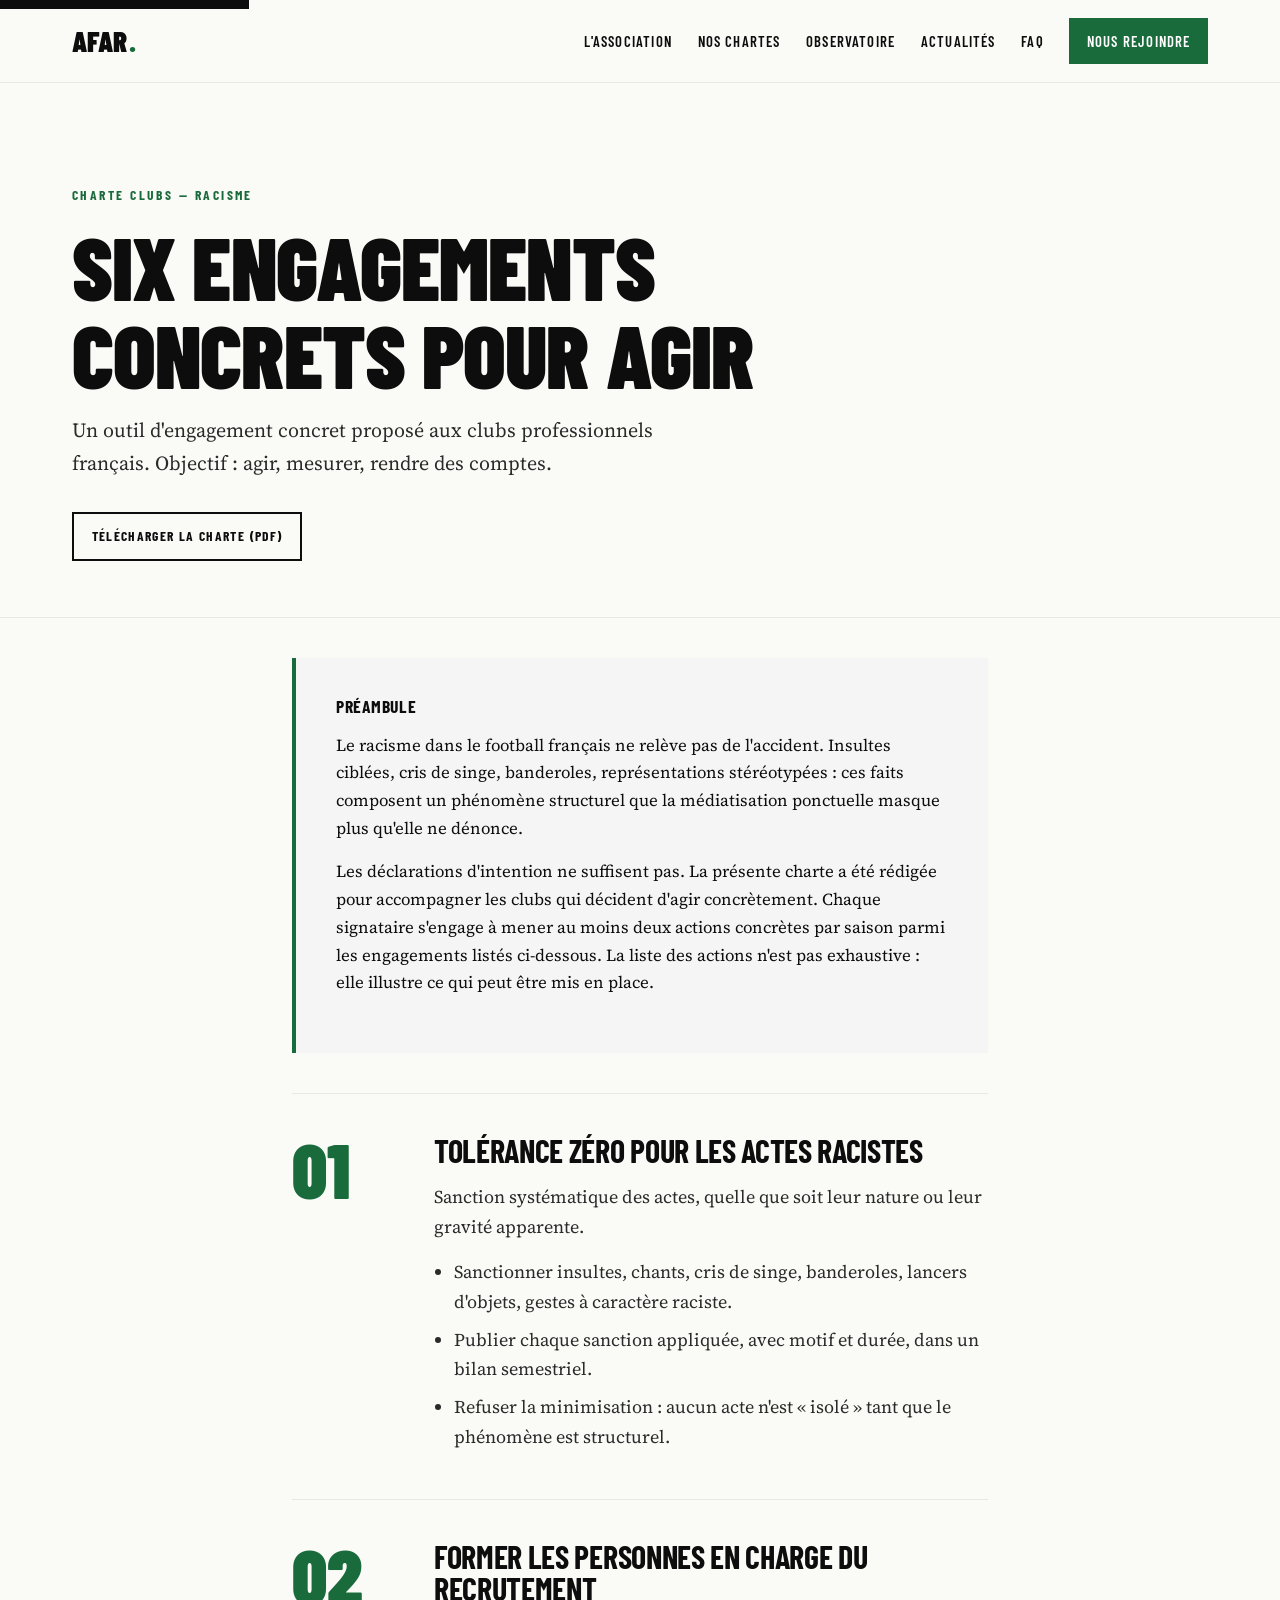
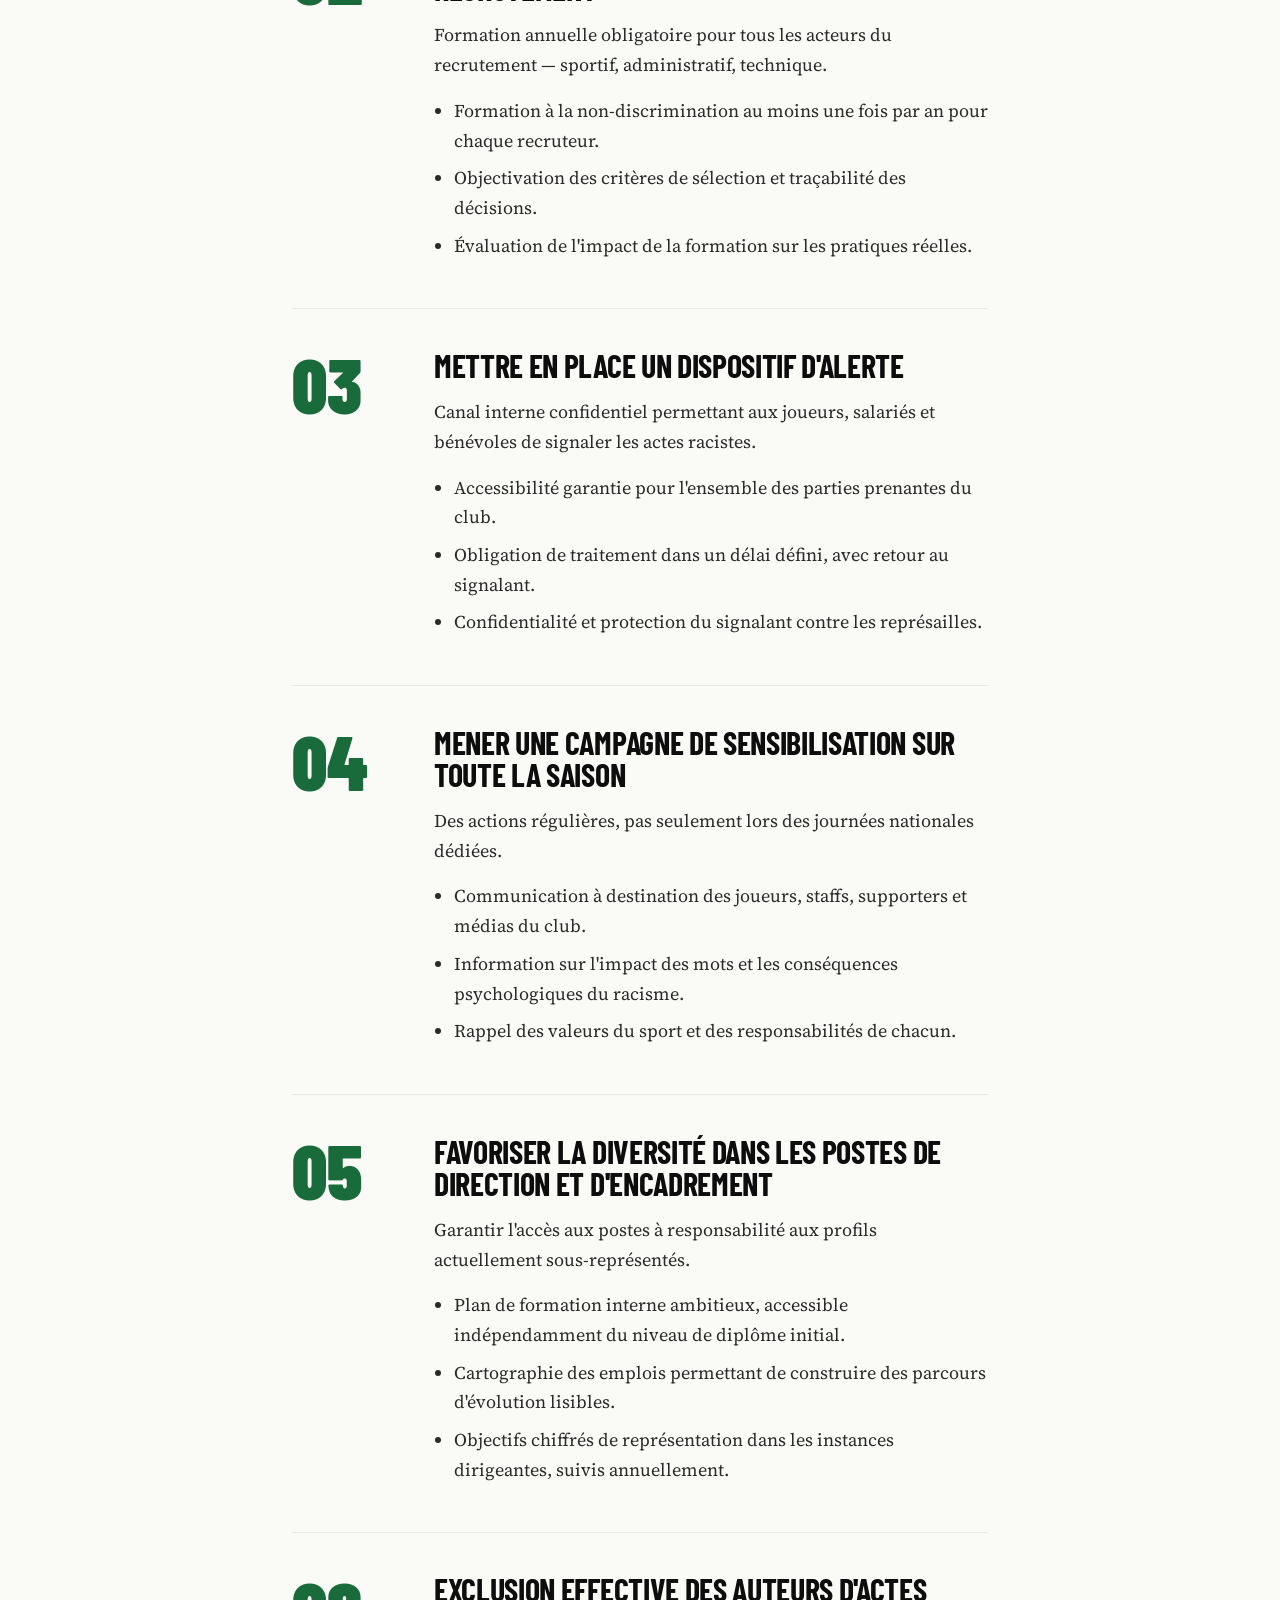
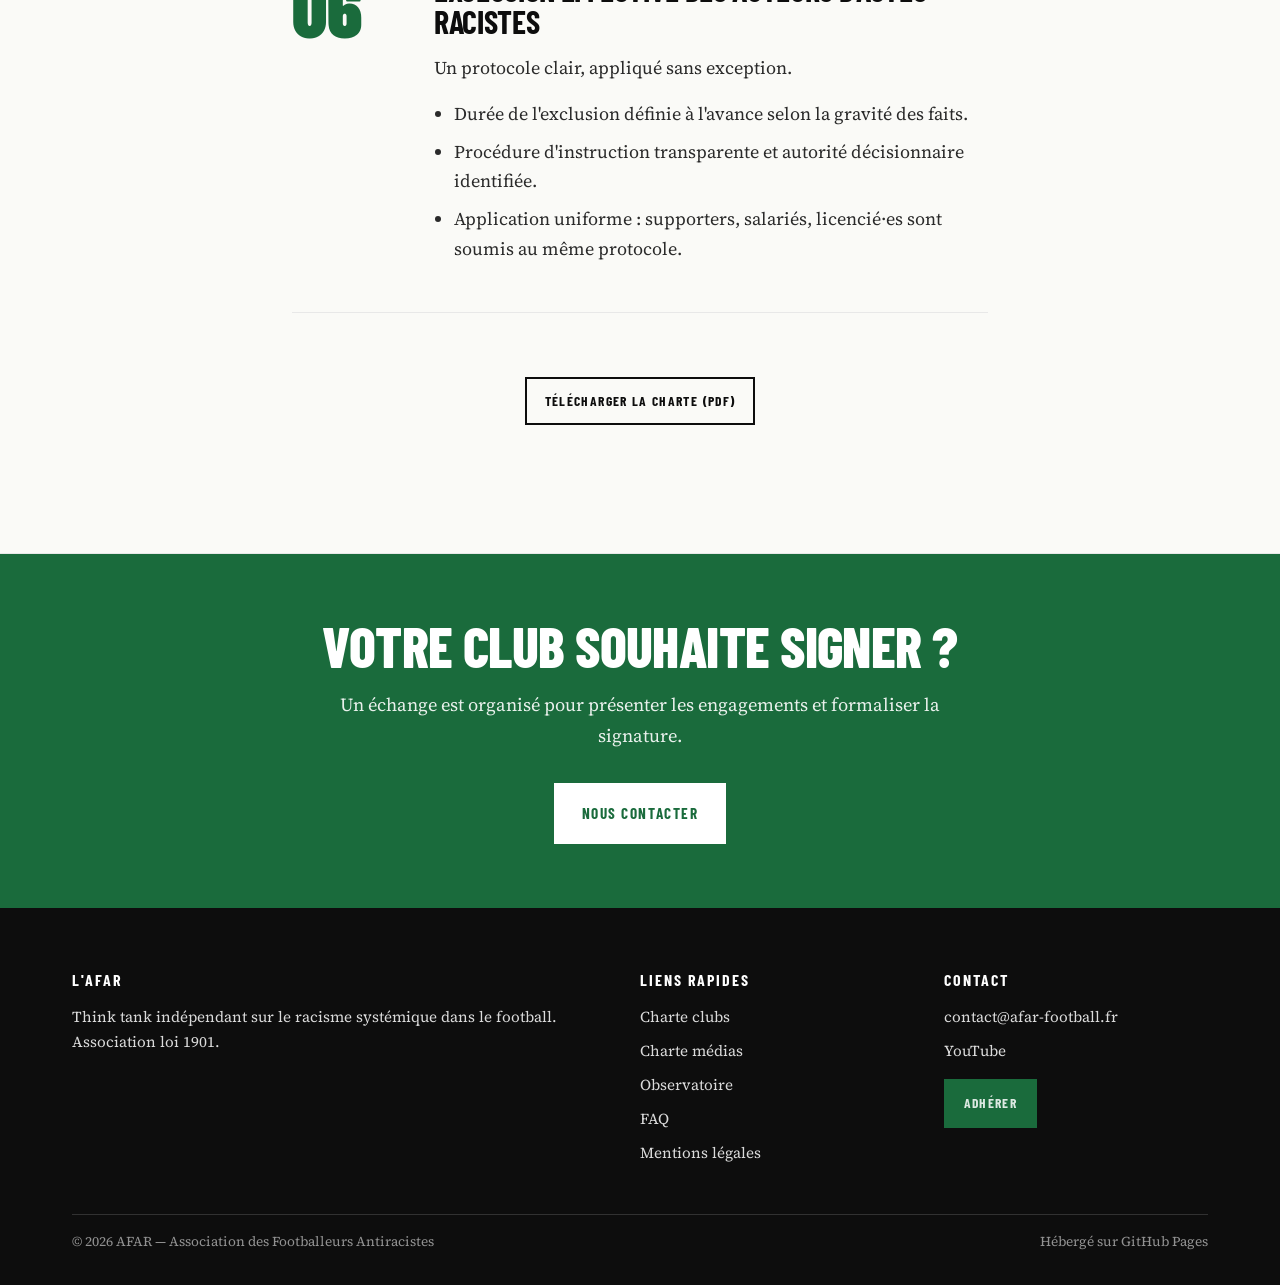
<file: charte-clubs.html>
<!DOCTYPE html>
<html lang="fr">
<head>
  <meta charset="UTF-8">
  <meta name="viewport" content="width=device-width, initial-scale=1.0">
  <title>Charte clubs — AFAR, engagement antiraciste football</title>
  <meta name="description" content="Six engagements concrets pour les clubs de football français contre le racisme : tolérance zéro pour les insultes racistes et cris de singe, sanctions, formation, dispositif d'alerte, exclusion des auteurs.">
  <meta name="keywords" content="racisme football, antiracisme, antiraciste, AFAR, Association Footballeurs Antiracistes, insultes racistes, discriminations football, Vinicius, Lukaku, cris de singe, racisme dans le football français, lutte contre le racisme sport, observatoire racisme football">
  <meta name="author" content="AFAR — Association des Footballeurs Antiracistes">
  <meta name="robots" content="index, follow">
  <link rel="canonical" href="https://afar-football.fr/charte-clubs.html">

  <meta property="og:title" content="Charte clubs — AFAR, engagement antiraciste football">
  <meta property="og:description" content="Six engagements concrets pour les clubs de football français contre le racisme : tolérance zéro pour les insultes racistes et cris de singe, sanctions, formation, dispositif d'alerte, exclusion des auteurs.">
  <meta property="og:type" content="website">
  <meta property="og:locale" content="fr_FR">
  <meta property="og:url" content="https://afar-football.fr/charte-clubs.html">
  <meta property="og:site_name" content="AFAR — Association des Footballeurs Antiracistes">
  <meta property="og:image" content="https://afar-football.fr/img/og-default.jpg">

  <meta name="twitter:card" content="summary_large_image">
  <meta name="twitter:title" content="Charte clubs — AFAR, engagement antiraciste football">
  <meta name="twitter:description" content="Six engagements concrets pour les clubs de football français contre le racisme : tolérance zéro pour les insultes racistes et cris de singe, sanctions, formation, dispositif d'alerte, exclusion des auteurs.">
  <meta name="twitter:image" content="https://afar-football.fr/img/og-default.jpg">

  <link rel="preconnect" href="https://fonts.googleapis.com">
  <link rel="preconnect" href="https://fonts.gstatic.com" crossorigin>
  <link href="https://fonts.googleapis.com/css2?family=Barlow+Condensed:wght@600;700;800;900&family=Source+Serif+4:ital,wght@0,300;0,400;0,600;1,300;1,400&display=swap" rel="stylesheet">

  <style>
/* =========================================================
   AFAR — Association des Footballeurs Antiracistes
   Feuille de style principale
   ========================================================= */

/* --- Variables globales --- */
:root {
  /* Couleurs */
  --color-bg: #fafaf7;
  --color-bg-alt: #f5f5f5;
  --color-ink: #0d0d0d;
  --color-ink-soft: #2a2a2a;
  --color-muted: #767676;
  --color-line: #e8e8e8;
  --color-accent: #1a6b3c;          /* vert gazon profond — valeur v1 exacte */
  --color-accent-dark: #0f4526;
  --color-accent-light: #e8f5ee;
  --color-white: #ffffff;

  /* Typographies — alignées sur la v1 */
  --font-display: "Barlow Condensed", sans-serif;
  --font-serif: "Source Serif 4", Georgia, serif;
  --font-mono: "JetBrains Mono", ui-monospace, SFMono-Regular, monospace;

  /* Échelles */
  --max-width: 1200px;
  --max-width-read: 760px;
  --space-1: 0.5rem;
  --space-2: 1rem;
  --space-3: 2rem;
  --space-4: 2.5rem;
  --space-5: 4rem;
  --space-6: 6rem;
  --space-7: 8rem;

  /* Divers */
  --transition-fast: 160ms ease;
  --transition: 260ms cubic-bezier(.2,.7,.2,1);
  --radius-sm: 2px;
  --radius: 4px;
}

/* --- Reset doux --- */
*, *::before, *::after { box-sizing: border-box; }
html { scroll-behavior: smooth; -webkit-text-size-adjust: 100%; }
body {
  margin: 0;
  background: var(--color-bg);
  color: var(--color-ink);
  font-family: var(--font-serif);
  font-size: 18px;
  line-height: 1.65;
  font-weight: 400;
  -webkit-font-smoothing: antialiased;
  text-rendering: optimizeLegibility;
}
img, svg { display: block; max-width: 100%; height: auto; }
a { color: inherit; text-decoration: none; transition: color var(--transition-fast); }
a:hover { color: var(--color-accent); }
button { font: inherit; cursor: pointer; border: 0; background: none; color: inherit; }
ul, ol { padding-left: 1.2em; }
hr { border: 0; border-top: 1px solid var(--color-line); margin: var(--space-4) 0; }
main { display: block; }

/* --- Titres — réglages v1 exacts --- */
h1, h2, h3, h4 {
  font-family: var(--font-display);
  font-weight: 900;
  letter-spacing: -0.01em;
  line-height: 1;
  margin: 0 0 var(--space-2) 0;
  text-transform: uppercase;
}
h1 { font-size: clamp(2.8rem, 7vw, 5.5rem); font-weight: 900; }
h2 { font-size: clamp(2rem, 5vw, 3.5rem); font-weight: 800; }
h3 { font-size: clamp(1.4rem, 3vw, 2rem); font-weight: 700; }
h4 { font-size: 1.2rem; letter-spacing: 0.05em; font-weight: 700; }

p { margin: 0 0 var(--space-2) 0; }
p + p { margin-top: 0; }

.eyebrow {
  font-family: var(--font-display);
  font-weight: 700;
  text-transform: uppercase;
  letter-spacing: 0.18em;
  font-size: 0.85rem;
  color: var(--color-accent);
  margin-bottom: var(--space-2);
  display: inline-block;
}

/* --- Container --- */
.container {
  max-width: var(--max-width);
  margin: 0 auto;
  padding: 0 var(--space-3);
}
.container--narrow {
  max-width: var(--max-width-read);
  margin: 0 auto;
  padding: 0 var(--space-3);
}

/* =========================================================
   HEADER / NAVIGATION
   ========================================================= */
.site-header {
  position: sticky;
  top: 0;
  z-index: 100;
  background: var(--color-bg);
  border-bottom: 1px solid var(--color-line);
}
.site-header__inner {
  display: flex;
  align-items: center;
  justify-content: space-between;
  max-width: var(--max-width);
  margin: 0 auto;
  padding: 1.1rem var(--space-3);
}
.site-logo {
  font-family: var(--font-display);
  font-weight: 900;
  font-size: 1.8rem;
  letter-spacing: 0.005em;
  color: var(--color-ink);
  text-transform: uppercase;
  line-height: 1;
}
.site-logo::after {
  content: ".";
  color: var(--color-accent);
  margin-left: 1px;
}
.site-logo:hover { color: var(--color-ink); }

.main-nav { display: flex; align-items: center; gap: 1.6rem; }
.main-nav > ul {
  list-style: none;
  display: flex;
  gap: 1.6rem;
  padding: 0;
  margin: 0;
  align-items: center;
}
.main-nav a {
  font-family: var(--font-display);
  font-weight: 600;
  text-transform: uppercase;
  font-size: 0.92rem;
  letter-spacing: 0.08em;
  color: var(--color-ink);
  padding: 0.5rem 0;
  position: relative;
}
.main-nav a:hover { color: var(--color-accent); }
.main-nav .has-submenu { position: relative; }
.main-nav .submenu {
  display: none;
  position: absolute;
  top: 100%;
  left: 0;
  background: var(--color-white);
  border: 1px solid var(--color-line);
  min-width: 240px;
  padding: 0.6rem 0;
  list-style: none;
  margin: 0;
  box-shadow: 0 12px 32px rgba(0,0,0,.08);
}
.main-nav .has-submenu:hover .submenu,
.main-nav .has-submenu:focus-within .submenu { display: block; }
.main-nav .submenu li { display: block; }
.main-nav .submenu a {
  display: block;
  padding: 0.65rem 1.1rem;
  font-size: 0.82rem;
  letter-spacing: 0.06em;
}
.main-nav .submenu a:hover { background: var(--color-accent-light); color: var(--color-accent-dark); }

.btn-nav-cta {
  display: inline-block;
  background: var(--color-accent);
  color: var(--color-white) !important;
  padding: 0.7rem 1.1rem !important;
  font-family: var(--font-display);
  font-weight: 700;
  text-transform: uppercase;
  letter-spacing: 0.08em;
  font-size: 0.88rem;
  transition: background var(--transition-fast);
}
.btn-nav-cta:hover { background: var(--color-accent-dark); color: var(--color-white) !important; }

/* Burger mobile */
.burger {
  display: none;
  width: 42px;
  height: 42px;
  border: 1px solid var(--color-ink);
  align-items: center;
  justify-content: center;
  flex-direction: column;
  gap: 4px;
  background: transparent;
}
.burger span {
  display: block;
  width: 20px;
  height: 2px;
  background: var(--color-ink);
  transition: transform var(--transition), opacity var(--transition);
}
.burger.is-open span:nth-child(1) { transform: translateY(6px) rotate(45deg); }
.burger.is-open span:nth-child(2) { opacity: 0; }
.burger.is-open span:nth-child(3) { transform: translateY(-6px) rotate(-45deg); }

/* =========================================================
   BOUTONS
   ========================================================= */
.btn {
  display: inline-block;
  padding: 1rem 1.6rem;
  font-family: var(--font-display);
  font-weight: 700;
  text-transform: uppercase;
  letter-spacing: 0.1em;
  font-size: 0.95rem;
  border: 2px solid var(--color-ink);
  background: var(--color-ink);
  color: var(--color-white);
  transition: all var(--transition);
  cursor: pointer;
}
.btn:hover { background: var(--color-accent); border-color: var(--color-accent); color: var(--color-white); }
.btn--outline { background: transparent; color: var(--color-ink); }
.btn--outline:hover { background: var(--color-ink); color: var(--color-white); }
.btn--accent { background: var(--color-accent); border-color: var(--color-accent); }
.btn--accent:hover { background: var(--color-accent-dark); border-color: var(--color-accent-dark); color: var(--color-white); }
.btn--sm { padding: 0.7rem 1.1rem; font-size: 0.85rem; }

/* =========================================================
   HERO — copie pixel-pour-pixel de la v1
   ========================================================= */
.hero {
  background: var(--color-ink);
  color: var(--color-white);
  padding: var(--space-7) 0;
  position: relative;
  overflow: hidden;
  min-height: 80vh;
  display: flex;
  align-items: center;
}

.hero::before {
  content: '';
  position: absolute;
  inset: 0;
  background: repeating-linear-gradient(
    -45deg,
    transparent,
    transparent 40px,
    rgba(26, 107, 60, 0.04) 40px,
    rgba(26, 107, 60, 0.04) 41px
  );
}

.hero .container {
  position: relative;
  z-index: 2;
}

.hero-label {
  font-family: var(--font-display);
  font-size: 0.8rem;
  font-weight: 700;
  letter-spacing: 0.15em;
  text-transform: uppercase;
  color: var(--color-accent);
  margin-bottom: var(--space-2);
  display: block;
}

.hero h1 {
  color: var(--color-white);
  margin-bottom: var(--space-2);
  max-width: 900px;
}

.hero h1 em {
  font-style: normal;
  color: var(--color-accent);
}

.hero-subtitle {
  font-size: 1.2rem;
  font-weight: 300;
  color: rgba(255, 255, 255, 0.75);
  max-width: 600px;
  margin-bottom: var(--space-3);
  font-family: var(--font-serif);
}

.hero-actions {
  display: flex;
  gap: 1rem;
  flex-wrap: wrap;
}

.hero-img-placeholder {
  position: absolute;
  right: 0;
  top: 0;
  bottom: 0;
  width: 40%;
  background: var(--color-accent);
  opacity: 0.12;
  display: flex;
  align-items: center;
  justify-content: center;
  font-family: var(--font-display);
  font-size: 0.8rem;
  letter-spacing: 0.1em;
  text-transform: uppercase;
  color: var(--color-white);
}

/* Boutons adaptés au fond sombre du hero */
.hero .btn--accent {
  background: var(--color-accent);
  border-color: var(--color-accent);
  color: var(--color-white);
}
.hero .btn--accent:hover {
  background: var(--color-accent-dark);
  border-color: var(--color-accent-dark);
}
.hero .btn--outline {
  background: transparent;
  color: var(--color-white);
  border-color: var(--color-white);
}
.hero .btn--outline:hover {
  background: var(--color-white);
  color: var(--color-ink);
  border-color: var(--color-white);
}
/* =========================================================
   SECTIONS GÉNÉRIQUES
   ========================================================= */
.section {
  padding: var(--space-6) 0;
  border-bottom: 1px solid var(--color-line);
}
.section--dark {
  background: var(--color-ink);
  color: var(--color-white);
}
.section--dark h1, .section--dark h2, .section--dark h3 { color: var(--color-white); }
.section__header {
  max-width: var(--max-width-read);
  margin-bottom: var(--space-4);
}
.section__header p {
  font-size: 1.15rem;
  color: var(--color-ink-soft);
}

/* Lead paragraph */
.lead {
  font-size: 1.35rem;
  line-height: 1.5;
  color: var(--color-ink);
  margin-bottom: var(--space-3);
}

/* Prose text column */
.prose { max-width: var(--max-width-read); }
.prose p { font-size: 1.1rem; line-height: 1.7; margin-bottom: 1.2rem; }
.prose p:first-of-type::first-letter {
  font-family: var(--font-display);
  font-size: 3.6rem;
  float: left;
  line-height: 0.9;
  padding: 0.3rem 0.6rem 0 0;
  color: var(--color-accent);
}

/* =========================================================
   CHIFFRES CLÉS
   ========================================================= */
.stats {
  display: grid;
  grid-template-columns: repeat(4, 1fr);
  gap: 0;
  border-top: 1px solid var(--color-line);
  border-left: 1px solid var(--color-line);
  margin-top: var(--space-3);
}
.stat {
  border-right: 1px solid var(--color-line);
  border-bottom: 1px solid var(--color-line);
  padding: var(--space-4) var(--space-3);
  transition: background var(--transition);
}
.stat[role="link"]:hover, .stat a:hover { background: var(--color-accent-light); }
.stat__number {
  font-family: var(--font-display);
  font-weight: 900;
  font-size: clamp(2.8rem, 5vw, 4.2rem);
  line-height: 1;
  color: var(--color-accent);
  display: block;
  margin-bottom: 0.4rem;
}
.stat__label {
  font-size: 0.92rem;
  color: var(--color-ink-soft);
  line-height: 1.4;
}

/* =========================================================
   CARTES
   ========================================================= */
.cards {
  display: grid;
  grid-template-columns: repeat(3, 1fr);
  gap: var(--space-3);
}
.card {
  background: var(--color-white);
  border: 1px solid var(--color-line);
  padding: var(--space-3);
  transition: transform var(--transition), border-color var(--transition);
}
.card:hover {
  transform: translateY(-3px);
  border-color: var(--color-accent);
}
.card time {
  font-family: var(--font-display);
  font-weight: 700;
  font-size: 0.82rem;
  letter-spacing: 0.1em;
  color: var(--color-muted);
  text-transform: uppercase;
  display: block;
  margin-bottom: 0.5rem;
}
.card h3 { margin-bottom: 0.6rem; }
.card h3 a:hover { color: var(--color-accent); }
.card .source {
  font-size: 0.82rem;
  color: var(--color-muted);
  font-style: italic;
  margin-bottom: 0.6rem;
}
.card .extrait {
  font-size: 0.98rem;
  color: var(--color-ink-soft);
  margin-bottom: var(--space-2);
}
.card .lire-suite {
  font-family: var(--font-display);
  font-weight: 700;
  text-transform: uppercase;
  letter-spacing: 0.08em;
  font-size: 0.85rem;
  color: var(--color-accent);
}

/* Deux blocs charte */
.charte-duo {
  display: grid;
  grid-template-columns: 1fr 1fr;
  gap: var(--space-3);
}
.charte-block {
  padding: var(--space-4);
  background: var(--color-white);
  border: 1px solid var(--color-line);
  position: relative;
  overflow: hidden;
}
.charte-block::before {
  content: "";
  position: absolute;
  top: 0; left: 0;
  width: 6px; height: 100%;
  background: var(--color-accent);
}
.charte-block h3 { margin-bottom: 0.8rem; }
.charte-block p { margin-bottom: var(--space-3); color: var(--color-ink-soft); }

/* =========================================================
   BANNIÈRE CTA
   ========================================================= */
.cta-banner {
  background: var(--color-accent);
  color: var(--color-white);
  padding: var(--space-5) 0;
  text-align: center;
}
.cta-banner h2 { color: var(--color-white); margin-bottom: var(--space-2); }
.cta-banner p { font-size: 1.15rem; margin-bottom: var(--space-3); opacity: 0.9; max-width: 600px; margin-left: auto; margin-right: auto; }
.cta-banner .btn {
  background: var(--color-white);
  color: var(--color-accent);
  border-color: var(--color-white);
}
.cta-banner .btn:hover {
  background: var(--color-ink);
  color: var(--color-white);
  border-color: var(--color-ink);
}

/* =========================================================
   VALEURS / BLOCS ÉDITORIAUX
   ========================================================= */
.valeurs-grid {
  display: grid;
  grid-template-columns: repeat(2, 1fr);
  gap: 0;
  border-top: 1px solid var(--color-line);
  border-left: 1px solid var(--color-line);
}
.valeur {
  border-right: 1px solid var(--color-line);
  border-bottom: 1px solid var(--color-line);
  padding: var(--space-4) var(--space-3);
}
.valeur__num {
  font-family: var(--font-display);
  font-weight: 700;
  color: var(--color-accent);
  font-size: 1rem;
  letter-spacing: 0.14em;
  display: block;
  margin-bottom: 0.6rem;
}
.valeur h3 { margin-bottom: 1rem; }
.valeur p { color: var(--color-ink-soft); font-size: 1.02rem; }

/* =========================================================
   CHARTE — ENGAGEMENTS
   ========================================================= */
.engagements { margin-top: var(--space-4); }
.engagement {
  display: grid;
  grid-template-columns: 110px 1fr;
  gap: var(--space-3);
  padding: var(--space-4) 0;
  border-top: 1px solid var(--color-line);
}
.engagement:last-child { border-bottom: 1px solid var(--color-line); }
.engagement__num {
  font-family: var(--font-display);
  font-weight: 900;
  font-size: clamp(3rem, 6vw, 5rem);
  line-height: 0.9;
  color: var(--color-accent);
}
.engagement h3 { margin-bottom: var(--space-2); }
.engagement ul { padding-left: 1.1em; margin: var(--space-2) 0 0; }
.engagement li { margin-bottom: 0.5rem; color: var(--color-ink-soft); }
.engagement p { color: var(--color-ink-soft); }

/* Préambule encadré */
.preambule {
  background: var(--color-bg-alt);
  padding: var(--space-4);
  border-left: 4px solid var(--color-accent);
  margin: var(--space-4) 0;
  font-size: 1.05rem;
}

/* =========================================================
   ÉQUIPE — GRILLE DE PROFILS (anonymisée)
   ========================================================= */
.profils-grid {
  display: grid;
  grid-template-columns: repeat(4, 1fr);
  gap: 0;
  border-top: 1px solid var(--color-line);
  border-left: 1px solid var(--color-line);
  margin-top: var(--space-4);
}
.profil {
  border-right: 1px solid var(--color-line);
  border-bottom: 1px solid var(--color-line);
  padding: var(--space-3);
  min-height: 220px;
  display: flex;
  flex-direction: column;
  justify-content: space-between;
  transition: background var(--transition);
}
.profil:hover { background: var(--color-accent-light); }
.profil__num {
  font-family: var(--font-display);
  font-weight: 600;
  font-size: 0.85rem;
  color: var(--color-muted);
  letter-spacing: 0.14em;
}
.profil h3 {
  font-size: 1.3rem;
  margin: var(--space-2) 0;
  line-height: 1.05;
}
.profil p { font-size: 0.95rem; color: var(--color-ink-soft); margin: 0; }

/* =========================================================
   OBSERVATOIRE — COMPTEUR, COMITÉ, SOUTIENS
   ========================================================= */
.compteur {
  background: var(--color-ink);
  color: var(--color-white);
  padding: var(--space-5) var(--space-4);
  text-align: center;
  cursor: pointer;
  transition: background var(--transition);
  display: block;
}
.compteur:hover { background: var(--color-accent-dark); color: var(--color-white); }
.compteur__chiffre {
  font-family: var(--font-display);
  font-weight: 900;
  font-size: clamp(5rem, 14vw, 12rem);
  line-height: 0.9;
  color: var(--color-accent);
  display: block;
  margin-bottom: 1rem;
}
.compteur__chiffre.is-placeholder {
  /* Quand le compteur est vide, on dégrade gracieusement en gardant l'emplacement
     mais sans afficher un trait fin perdu dans le bloc noir. */
  font-size: clamp(2.5rem, 6vw, 4rem);
  letter-spacing: 0.4em;
  color: var(--color-muted);
  text-indent: 0.4em; /* compensation du letter-spacing pour rester centré */
}
.compteur__label {
  font-family: var(--font-display);
  font-weight: 700;
  text-transform: uppercase;
  letter-spacing: 0.12em;
  font-size: 1rem;
  max-width: 640px;
  margin: 0 auto;
  line-height: 1.4;
}
.compteur__note {
  font-family: var(--font-serif);
  font-size: 0.85rem;
  text-transform: none;
  letter-spacing: 0;
  color: var(--color-muted);
  margin-top: var(--space-2);
  font-style: italic;
}

.duo-grid {
  display: grid;
  grid-template-columns: 1fr 1fr;
  gap: var(--space-5);
}
.logo-grid {
  display: grid;
  grid-template-columns: repeat(4, 1fr);
  gap: var(--space-2);
  margin-top: var(--space-3);
}
.logo-placeholder {
  aspect-ratio: 3 / 2;
  border: 1px dashed var(--color-line);
  display: flex;
  align-items: center;
  justify-content: center;
  font-size: 0.78rem;
  color: var(--color-muted);
  letter-spacing: 0.06em;
  text-transform: uppercase;
  font-family: var(--font-display);
  font-weight: 600;
  background: var(--color-white);
}

/* Citations de soutien */
.citations-grid {
  display: grid;
  grid-template-columns: repeat(3, 1fr);
  gap: var(--space-3);
  margin-top: var(--space-3);
}
.citation {
  padding: var(--space-3);
  background: var(--color-bg-alt);
  border-left: 4px solid var(--color-accent);
}
.citation blockquote {
  margin: 0 0 var(--space-2) 0;
  font-family: var(--font-serif);
  font-size: 1.15rem;
  font-style: italic;
  line-height: 1.45;
  color: var(--color-ink);
}
.citation blockquote::before { content: "« "; color: var(--color-accent); }
.citation blockquote::after { content: " »"; color: var(--color-accent); }
.citation cite {
  font-family: var(--font-display);
  font-weight: 700;
  font-style: normal;
  text-transform: uppercase;
  letter-spacing: 0.1em;
  font-size: 0.82rem;
  color: var(--color-muted);
}

/* Événements */
.evenements-grid {
  display: grid;
  grid-template-columns: 1fr 1fr;
  gap: var(--space-5);
  margin-top: var(--space-3);
}
.evenement-col h3 { margin-bottom: var(--space-3); border-bottom: 2px solid var(--color-accent); padding-bottom: 0.5rem; }
.evenement {
  padding: var(--space-2) 0;
  border-bottom: 1px solid var(--color-line);
}
.evenement time {
  font-family: var(--font-display);
  font-weight: 700;
  text-transform: uppercase;
  letter-spacing: 0.1em;
  font-size: 0.85rem;
  color: var(--color-accent);
  display: block;
  margin-bottom: 0.3rem;
}
.evenement h4 { text-transform: none; font-family: var(--font-serif); font-weight: 600; font-size: 1.05rem; margin-bottom: 0.3rem; }
.evenement p { font-size: 0.92rem; color: var(--color-ink-soft); margin: 0; }

/* =========================================================
   FORMULAIRES
   ========================================================= */
.form {
  max-width: var(--max-width-read);
  margin: 0;
}
.form__row { margin-bottom: var(--space-2); }
.form__row--duo { display: grid; grid-template-columns: 1fr 1fr; gap: var(--space-2); margin-bottom: var(--space-2); }
.form label {
  display: block;
  font-family: var(--font-display);
  font-weight: 600;
  text-transform: uppercase;
  letter-spacing: 0.08em;
  font-size: 0.82rem;
  margin-bottom: 0.4rem;
  color: var(--color-ink);
}
.form input[type="text"],
.form input[type="email"],
.form input[type="date"],
.form select,
.form textarea {
  width: 100%;
  padding: 0.85rem 1rem;
  background: var(--color-white);
  border: 1px solid var(--color-line);
  font-family: var(--font-serif);
  font-size: 1rem;
  color: var(--color-ink);
  transition: border-color var(--transition-fast);
}
.form input:focus, .form select:focus, .form textarea:focus {
  outline: 2px solid var(--color-accent);
  outline-offset: 1px;
  border-color: var(--color-accent);
}
.form textarea { min-height: 140px; resize: vertical; }
.form button[type="submit"] { margin-top: var(--space-2); }
.form .note {
  font-size: 0.88rem;
  color: var(--color-muted);
  font-style: italic;
  border-left: 3px solid var(--color-accent);
  padding-left: 1rem;
  margin-bottom: var(--space-3);
}
.form .honeypot { display: none !important; }

/* FAQ accordéon */
.faq-list { max-width: var(--max-width-read); margin-top: var(--space-3); }
.faq-item { border-top: 1px solid var(--color-ink); }
.faq-item:last-child { border-bottom: 1px solid var(--color-ink); }
.faq-question {
  width: 100%;
  text-align: left;
  padding: var(--space-3) 0;
  display: flex;
  justify-content: space-between;
  align-items: center;
  gap: var(--space-2);
  font-family: var(--font-display);
  font-weight: 800;
  text-transform: uppercase;
  letter-spacing: 0.04em;
  font-size: 1.1rem;
  color: var(--color-ink);
  transition: color var(--transition);
}
.faq-question:hover { color: var(--color-accent); }
.faq-question .plus {
  font-size: 1.6rem;
  color: var(--color-accent);
  transition: transform var(--transition);
  flex-shrink: 0;
}
.faq-item.is-open .plus { transform: rotate(45deg); }
.faq-answer {
  max-height: 0;
  overflow: hidden;
  transition: max-height var(--transition);
}
.faq-answer__inner {
  padding: 0 0 var(--space-3);
  font-size: 1.05rem;
  color: var(--color-ink-soft);
  line-height: 1.65;
}

/* Bloc YouTube */
.youtube-block {
  background: var(--color-ink);
  color: var(--color-white);
  padding: var(--space-4);
  display: flex;
  justify-content: space-between;
  align-items: center;
  gap: var(--space-3);
  margin-bottom: var(--space-5);
  flex-wrap: wrap;
}
.youtube-block__text h3 { color: var(--color-white); margin-bottom: 0.4rem; }
.youtube-block__text p { margin: 0; color: rgba(255,255,255,0.75); font-size: 1rem; }

/* Loading / erreur flux */
.feed-state {
  padding: var(--space-3);
  text-align: center;
  color: var(--color-muted);
  font-style: italic;
  background: var(--color-bg-alt);
  grid-column: 1 / -1;
}

/* =========================================================
   FOOTER
   ========================================================= */
.site-footer {
  background: var(--color-ink);
  color: rgba(255,255,255,0.85);
  padding: var(--space-5) 0 var(--space-3);
  font-size: 0.95rem;
}
.site-footer a { color: rgba(255,255,255,0.85); }
.site-footer a:hover { color: var(--color-accent); }
.site-footer h4 {
  color: var(--color-white);
  margin-bottom: var(--space-2);
  font-size: 1rem;
  letter-spacing: 0.12em;
}
.footer-grid {
  display: grid;
  grid-template-columns: 2fr 1fr 1fr;
  gap: var(--space-4);
  margin-bottom: var(--space-4);
}
.footer-grid ul { list-style: none; padding: 0; margin: 0; }
.footer-grid li { margin-bottom: 0.55rem; }
.footer-bottom {
  border-top: 1px solid rgba(255,255,255,0.15);
  padding-top: var(--space-2);
  display: flex;
  justify-content: space-between;
  align-items: center;
  font-size: 0.85rem;
  color: rgba(255,255,255,0.55);
  flex-wrap: wrap;
  gap: 0.5rem;
}
.social-links { display: flex; gap: 0.8rem; margin-top: var(--space-2); }
.social-links a {
  font-family: var(--font-display);
  font-weight: 700;
  text-transform: uppercase;
  letter-spacing: 0.08em;
  font-size: 0.82rem;
  padding: 0.5rem 0.9rem;
  border: 1px solid rgba(255,255,255,0.3);
  transition: all var(--transition-fast);
}
.social-links a:hover { background: var(--color-accent); border-color: var(--color-accent); color: var(--color-white); }

/* =========================================================
   PAGE TITRE (header de page intérieure)
   ========================================================= */
.page-header {
  padding: var(--space-6) 0 var(--space-4);
  border-bottom: 1px solid var(--color-line);
}
.page-header__inner { max-width: var(--max-width-read); }
.page-header h1 { margin-bottom: var(--space-2); }
.page-header p.subtitle {
  font-size: 1.25rem;
  color: var(--color-ink-soft);
  max-width: 640px;
}

/* Navigation de bas de page (fil d'Ariane interne) */
.page-nav {
  display: flex;
  gap: var(--space-3);
  padding: var(--space-3) 0;
  font-family: var(--font-display);
  font-weight: 600;
  text-transform: uppercase;
  letter-spacing: 0.08em;
  font-size: 0.85rem;
  border-top: 1px solid var(--color-line);
  flex-wrap: wrap;
}
.page-nav a { color: var(--color-accent); }
.page-nav a:hover { color: var(--color-ink); }

/* =========================================================
   FADE-IN SCROLL
   ========================================================= */
.fade-in {
  opacity: 0;
  transform: translateY(20px);
  transition: opacity 600ms ease, transform 600ms ease;
}
.fade-in.is-visible {
  opacity: 1;
  transform: translateY(0);
}

/* =========================================================
   UTILITAIRES
   ========================================================= */
.text-center { text-align: center; }
.mb-0 { margin-bottom: 0 !important; }
.mt-0 { margin-top: 0 !important; }
.visually-hidden {
  position: absolute;
  width: 1px; height: 1px;
  padding: 0; margin: -1px;
  overflow: hidden; clip: rect(0,0,0,0);
  white-space: nowrap; border: 0;
}
.sr-skip {
  position: absolute;
  top: -40px;
  left: 0;
  background: var(--color-ink);
  color: var(--color-white);
  padding: 0.6rem 1rem;
  z-index: 200;
  transition: top var(--transition);
}
.sr-skip:focus { top: 0; }


/* === RESPONSIVE === */

/* =========================================================
   AFAR — Responsive
   ========================================================= */

/* ----- Tablette ----- */
@media (max-width: 960px) {
  body { font-size: 17px; }

  .hero__grid { grid-template-columns: 1fr; gap: var(--space-4); }
  .hero__placeholder { aspect-ratio: 16 / 9; }

  .stats { grid-template-columns: repeat(2, 1fr); }
  .cards { grid-template-columns: repeat(2, 1fr); }
  .charte-duo { grid-template-columns: 1fr; }

  .valeurs-grid { grid-template-columns: 1fr; }
  .profils-grid { grid-template-columns: repeat(2, 1fr); }

  .duo-grid { grid-template-columns: 1fr; gap: var(--space-4); }
  .logo-grid { grid-template-columns: repeat(3, 1fr); }
  .citations-grid { grid-template-columns: 1fr 1fr; }
  .evenements-grid { grid-template-columns: 1fr; gap: var(--space-4); }

  .footer-grid { grid-template-columns: 1fr 1fr; }

  .engagement { grid-template-columns: 80px 1fr; gap: var(--space-2); }
  .engagement__num { font-size: 3rem; }
}

/* ----- Mobile ----- */
@media (max-width: 640px) {
  :root {
    --space-5: 3rem;
    --space-6: 4rem;
    --space-7: 5rem;
  }
  body { font-size: 16px; }

  /* Navigation mobile */
  .burger { display: flex; }
  .main-nav {
    position: fixed;
    top: 63px;
    left: 0; right: 0;
    background: var(--color-bg);
    border-top: 1px solid var(--color-line);
    height: calc(100vh - 63px);
    max-height: 0;
    overflow: hidden;
    transition: max-height var(--transition);
    flex-direction: column;
    align-items: stretch;
    gap: 0;
    padding: 0;
  }
  .main-nav.is-open {
    max-height: calc(100vh - 63px);
    overflow-y: auto;
    padding: var(--space-2) 0;
  }
  .main-nav > ul {
    flex-direction: column;
    gap: 0;
    width: 100%;
  }
  .main-nav > ul > li {
    width: 100%;
    border-bottom: 1px solid var(--color-line);
  }
  .main-nav a {
    display: block;
    padding: 1rem var(--space-3);
    font-size: 1rem;
  }
  .main-nav .submenu {
    display: block;
    position: static;
    background: var(--color-bg-alt);
    border: 0;
    box-shadow: none;
    min-width: 0;
    padding: 0;
  }
  .main-nav .submenu a {
    padding: 0.75rem var(--space-3) 0.75rem var(--space-4);
    font-size: 0.88rem;
  }
  .btn-nav-cta {
    margin: var(--space-2) var(--space-3) !important;
    display: block !important;
    text-align: center;
  }

  .hero { padding: var(--space-5) 0 var(--space-4); }
  .hero__ctas { flex-direction: column; align-items: stretch; }
  .hero__ctas .btn { text-align: center; }

  .stats { grid-template-columns: 1fr; }
  .cards { grid-template-columns: 1fr; }
  .profils-grid { grid-template-columns: 1fr; }
  .logo-grid { grid-template-columns: repeat(2, 1fr); }
  .citations-grid { grid-template-columns: 1fr; }

  .footer-grid { grid-template-columns: 1fr; gap: var(--space-3); }
  .footer-bottom { flex-direction: column; align-items: flex-start; }

  .engagement { grid-template-columns: 60px 1fr; }
  .engagement__num { font-size: 2.4rem; }

  .section { padding: var(--space-5) 0; }
  .prose p:first-of-type::first-letter { font-size: 2.8rem; }

  .form__row--duo { grid-template-columns: 1fr; }

  .youtube-block { flex-direction: column; align-items: flex-start; text-align: left; }
}

/* ----- Très petit écran ----- */
@media (max-width: 400px) {
  .container, .container--narrow { padding: 0 var(--space-2); }
}

/* ----- Préfère les animations réduites ----- */
@media (prefers-reduced-motion: reduce) {
  *, *::before, *::after {
    animation-duration: 0.01ms !important;
    animation-iteration-count: 1 !important;
    transition-duration: 0.01ms !important;
    scroll-behavior: auto !important;
  }
  .fade-in { opacity: 1; transform: none; }
}

  </style>
</head>
<body>
<a class="sr-skip" href="#main">Aller au contenu principal</a>

<header class="site-header">
  <div class="site-header__inner">
    <a href="index.html" class="site-logo" aria-label="AFAR — retour à l'accueil">AFAR</a>
    <button class="burger" aria-label="Ouvrir le menu" aria-expanded="false" aria-controls="main-nav">
      <span></span><span></span><span></span>
    </button>
    <nav class="main-nav" id="main-nav" aria-label="Navigation principale">
      <ul>
        <li class="has-submenu">
          <a href="qui-sommes-nous.html">L'association</a>
          <ul class="submenu">
            <li><a href="qui-sommes-nous.html">Qui sommes-nous</a></li>
            <li><a href="nos-valeurs.html">Nos valeurs</a></li>
            <li><a href="notre-equipe.html">Notre équipe</a></li>
          </ul>
        </li>
        <li class="has-submenu">
          <a href="charte-clubs.html">Nos chartes</a>
          <ul class="submenu">
            <li><a href="charte-clubs.html">Charte clubs</a></li>
            <li><a href="charte-medias.html">Charte médias</a></li>
            <li><a href="signataires.html">Signataires</a></li>
          </ul>
        </li>
        <li><a href="observatoire.html">Observatoire</a></li>
        <li><a href="actualites.html">Actualités</a></li>
        <li><a href="faq.html">FAQ</a></li>
        <li><a href="contact.html" class="btn-nav-cta">Nous rejoindre</a></li>
      </ul>
    </nav>
  </div>
</header>

<main id="main">

  <section class="page-header">
    <div class="container">
      <div class="page-header__inner fade-in">
        <span class="eyebrow">Charte clubs — Racisme</span>
        <h1>Six engagements concrets pour agir</h1>
        <p class="subtitle">Un outil d'engagement concret proposé aux clubs professionnels français. Objectif : agir, mesurer, rendre des comptes.</p>
        <p style="margin-top: var(--space-3);">
          <a href="charte-clubs.pdf" class="btn btn--outline btn--sm">Télécharger la charte (PDF)</a>
        </p>
      </div>
    </div>
  </section>

  <section class="section" style="padding-top: 0;">
    <div class="container--narrow">

      <div class="preambule fade-in">
        <h3 style="font-size: 1.1rem; letter-spacing: 0.04em; margin-bottom: 1rem;">Préambule</h3>
        <p>Le racisme dans le football français ne relève pas de l'accident. Insultes ciblées, cris de singe, banderoles, représentations stéréotypées : ces faits composent un phénomène structurel que la médiatisation ponctuelle masque plus qu'elle ne dénonce.</p>
        <p>Les déclarations d'intention ne suffisent pas. La présente charte a été rédigée pour accompagner les clubs qui décident d'agir concrètement. Chaque signataire s'engage à mener au moins deux actions concrètes par saison parmi les engagements listés ci-dessous. La liste des actions n'est pas exhaustive : elle illustre ce qui peut être mis en place.</p>
      </div>

      <div class="engagements fade-in">

        <article class="engagement">
          <div class="engagement__num">01</div>
          <div>
            <h3>Tolérance zéro pour les actes racistes</h3>
            <p>Sanction systématique des actes, quelle que soit leur nature ou leur gravité apparente.</p>
            <ul>
              <li>Sanctionner insultes, chants, cris de singe, banderoles, lancers d'objets, gestes à caractère raciste.</li>
              <li>Publier chaque sanction appliquée, avec motif et durée, dans un bilan semestriel.</li>
              <li>Refuser la minimisation : aucun acte n'est « isolé » tant que le phénomène est structurel.</li>
            </ul>
          </div>
        </article>

        <article class="engagement">
          <div class="engagement__num">02</div>
          <div>
            <h3>Former les personnes en charge du recrutement</h3>
            <p>Formation annuelle obligatoire pour tous les acteurs du recrutement — sportif, administratif, technique.</p>
            <ul>
              <li>Formation à la non-discrimination au moins une fois par an pour chaque recruteur.</li>
              <li>Objectivation des critères de sélection et traçabilité des décisions.</li>
              <li>Évaluation de l'impact de la formation sur les pratiques réelles.</li>
            </ul>
          </div>
        </article>

        <article class="engagement">
          <div class="engagement__num">03</div>
          <div>
            <h3>Mettre en place un dispositif d'alerte</h3>
            <p>Canal interne confidentiel permettant aux joueurs, salariés et bénévoles de signaler les actes racistes.</p>
            <ul>
              <li>Accessibilité garantie pour l'ensemble des parties prenantes du club.</li>
              <li>Obligation de traitement dans un délai défini, avec retour au signalant.</li>
              <li>Confidentialité et protection du signalant contre les représailles.</li>
            </ul>
          </div>
        </article>

        <article class="engagement">
          <div class="engagement__num">04</div>
          <div>
            <h3>Mener une campagne de sensibilisation sur toute la saison</h3>
            <p>Des actions régulières, pas seulement lors des journées nationales dédiées.</p>
            <ul>
              <li>Communication à destination des joueurs, staffs, supporters et médias du club.</li>
              <li>Information sur l'impact des mots et les conséquences psychologiques du racisme.</li>
              <li>Rappel des valeurs du sport et des responsabilités de chacun.</li>
            </ul>
          </div>
        </article>

        <article class="engagement">
          <div class="engagement__num">05</div>
          <div>
            <h3>Favoriser la diversité dans les postes de direction et d'encadrement</h3>
            <p>Garantir l'accès aux postes à responsabilité aux profils actuellement sous-représentés.</p>
            <ul>
              <li>Plan de formation interne ambitieux, accessible indépendamment du niveau de diplôme initial.</li>
              <li>Cartographie des emplois permettant de construire des parcours d'évolution lisibles.</li>
              <li>Objectifs chiffrés de représentation dans les instances dirigeantes, suivis annuellement.</li>
            </ul>
          </div>
        </article>

        <article class="engagement">
          <div class="engagement__num">06</div>
          <div>
            <h3>Exclusion effective des auteurs d'actes racistes</h3>
            <p>Un protocole clair, appliqué sans exception.</p>
            <ul>
              <li>Durée de l'exclusion définie à l'avance selon la gravité des faits.</li>
              <li>Procédure d'instruction transparente et autorité décisionnaire identifiée.</li>
              <li>Application uniforme : supporters, salariés, licencié·es sont soumis au même protocole.</li>
            </ul>
          </div>
        </article>

      </div>

      <div style="text-align: center; margin: var(--space-5) 0 var(--space-3);">
        <a href="charte-clubs.pdf" class="btn btn--outline btn--sm">Télécharger la charte (PDF)</a>
      </div>

    </div>
  </section>

</main>

<section class="cta-banner">
  <div class="container">
    <h2>Votre club souhaite signer ?</h2>
    <p>Un échange est organisé pour présenter les engagements et formaliser la signature.</p>
    <a href="contact.html" class="btn">Nous contacter</a>
  </div>
</section>
<footer class="site-footer">
  <div class="container">
    <div class="footer-grid">
      <div>
        <h4>L'AFAR</h4>
        <p>Think tank indépendant sur le racisme systémique dans le football. Association loi 1901.</p>
      </div>
      <div>
        <h4>Liens rapides</h4>
        <ul>
          <li><a href="charte-clubs.html">Charte clubs</a></li>
          <li><a href="charte-medias.html">Charte médias</a></li>
          <li><a href="observatoire.html">Observatoire</a></li>
          <li><a href="faq.html">FAQ</a></li>
          <li><a href="mentions-legales.html">Mentions légales</a></li>
        </ul>
      </div>
      <div>
        <h4>Contact</h4>
        <ul>
          <li><a href="mailto:contact@afar-football.fr">contact@afar-football.fr</a></li>
          <li><a href="https://youtube.com/@AFAR-Football" target="_blank" rel="noopener">YouTube</a></li>
        </ul>
        <p style="margin-top: 1rem;"><a href="contact.html" class="btn btn--sm btn--accent">Adhérer</a></p>
      </div>
    </div>
    <div class="footer-bottom">
      <span>© 2026 AFAR — Association des Footballeurs Antiracistes</span>
      <span>Hébergé sur GitHub Pages</span>
    </div>
  </div>
</footer>

  <script>
/* =========================================================
   AFAR — Script principal
   Navigation mobile, accordéon FAQ, animations scroll,
   compteur observatoire, flux RSS Google Alerts.
   ========================================================= */

/* -----------------------------------------------------------
   CONFIGURATION
   ----------------------------------------------------------- */

/* MODE COMPTEUR
   - "auto" : le compteur est calculé à partir du flux RSS (recommandé)
   - "manuel" : le compteur affiche la valeur ci-dessous (forcer si besoin)
   - "off"   : affiche le placeholder "• • •" en attendant
*/
const AFAR_COMPTEUR_MODE = "auto";

/* Valeur manuelle utilisée uniquement si AFAR_COMPTEUR_MODE === "manuel" */
const AFAR_COMPTEUR_INCIDENTS = null;

/* Date de départ du compteur (au format ISO).
   Tout article publié AVANT cette date est ignoré. */
const AFAR_COMPTEUR_DEPUIS = "2026-01-01";

/* Veille médiatique.
   Les articles sont collectés toutes les 3 heures par GitHub (Actions > « Veille médiatique »)
   et enregistrés dans data/veille.json. Sources, recherches et mots-clés :
   data/veille-config.json (modifiable sur GitHub).
*/
const AFAR_VEILLE_URL = "data/veille.json";
const AFAR_RSS_FEEDS = {
  incidents: AFAR_VEILLE_URL + "#incidents",
  mentions:  AFAR_VEILLE_URL + "#mentions"
};

/* Liste de secours : la liste de référence est dans data/veille-config.json.
   Mots-clés pour filtrer les incidents racistes UNIQUEMENT
   (le flux global capture aussi sexisme et discrimination, mais le compteur de la
   page d'accueil et de l'observatoire ne compte QUE les actes racistes).
   La vérification est faite dans le titre + le résumé. */
const AFAR_MOTS_RACISME = [
  "racis", "racial", "raciaux", "négrophob", "négritude",
  "cri de singe", "cris de singe", "banane", "bananes",
  "antiracis", "couleur de peau", "discrimination racial"
];

/* Proxy RSS → JSON (RSS2JSON — plan gratuit, 10 000 req/jour). */
const RSS2JSON_ENDPOINT = "https://api.rss2json.com/v1/api.json?rss_url=";

/* Clé API rss2json (optionnelle).
   Si vous avez créé un compte gratuit sur https://rss2json.com,
   collez votre clé ici pour des résultats plus stables (10 000 req/jour).
   Sans clé, on bascule automatiquement sur le proxy de secours. */
const RSS2JSON_KEY = "";

/* Proxies CORS de fallback — testés dans l'ordre, le premier qui répond gagne. */
const CORS_PROXIES = [
  "https://api.allorigins.win/raw?url=",
  "https://corsproxy.io/?",
  "https://api.codetabs.com/v1/proxy?quest="
];

/* Cache client (TTL 30 min). */
const RSS_CACHE_TTL = 30 * 60 * 1000;

/* -----------------------------------------------------------
   1. Navigation mobile (hamburger)
   ----------------------------------------------------------- */
function initNavMobile() {
  const burger = document.querySelector(".burger");
  const nav = document.querySelector(".main-nav");
  if (!burger || !nav) return;

  burger.addEventListener("click", () => {
    const isOpen = nav.classList.toggle("is-open");
    burger.classList.toggle("is-open", isOpen);
    burger.setAttribute("aria-expanded", isOpen ? "true" : "false");
  });

  // Fermer la nav quand on clique sur un lien
  nav.querySelectorAll("a").forEach(link => {
    link.addEventListener("click", () => {
      nav.classList.remove("is-open");
      burger.classList.remove("is-open");
      burger.setAttribute("aria-expanded", "false");
    });
  });
}

/* -----------------------------------------------------------
   2. Accordéon FAQ
   ----------------------------------------------------------- */
function initFaq() {
  const items = document.querySelectorAll(".faq-item");
  items.forEach(item => {
    const btn = item.querySelector(".faq-question");
    const answer = item.querySelector(".faq-answer");
    if (!btn || !answer) return;

    btn.setAttribute("aria-expanded", "false");
    btn.addEventListener("click", () => {
      const isOpen = item.classList.toggle("is-open");
      btn.setAttribute("aria-expanded", isOpen ? "true" : "false");
      answer.style.maxHeight = isOpen ? answer.scrollHeight + "px" : "0";
    });
  });
}

/* -----------------------------------------------------------
   3. Fade-in au scroll (IntersectionObserver)
   ----------------------------------------------------------- */
function initFadeIn() {
  const nodes = document.querySelectorAll(".fade-in");
  if (!("IntersectionObserver" in window) || nodes.length === 0) {
    nodes.forEach(n => n.classList.add("is-visible"));
    return;
  }
  const obs = new IntersectionObserver((entries) => {
    entries.forEach(entry => {
      if (entry.isIntersecting) {
        entry.target.classList.add("is-visible");
        obs.unobserve(entry.target);
      }
    });
  }, { threshold: 0.12, rootMargin: "0px 0px -60px 0px" });
  nodes.forEach(n => obs.observe(n));
}

/* -----------------------------------------------------------
   4. Compteur incidents observatoire
   ----------------------------------------------------------- */

/* Affiche une valeur (numérique) ou le placeholder. */
function afficherCompteur(valeur, noteText) {
  const nodes = document.querySelectorAll("[data-compteur]");
  const isPlaceholder = (valeur === null || valeur === undefined);
  nodes.forEach(node => {
    if (isPlaceholder) {
      node.textContent = "• • •";
      node.classList.add("is-placeholder");
    } else {
      node.textContent = new Intl.NumberFormat("fr-FR").format(valeur);
      node.classList.remove("is-placeholder");
    }
  });

  const notes = document.querySelectorAll("[data-compteur-note]");
  notes.forEach(n => {
    if (noteText) {
      n.textContent = noteText;
      n.style.display = "block";
    } else {
      n.style.display = "none";
    }
  });
}

/* Filtre : un article relève-t-il du racisme ? */
function estIncidentRaciste(item) {
  if (typeof item.raciste === "boolean") return item.raciste; // calculé par la veille
  const haystack = ((item.title || "") + " " + (item.description || "")).toLowerCase();
  return AFAR_MOTS_RACISME.some(kw => haystack.includes(kw.toLowerCase()));
}

/* Filtre : article publié depuis la date de départ ? */
function estApresDateDepart(item) {
  if (!item.pubDate) return false;
  const d = new Date(item.pubDate);
  if (isNaN(d)) return false;
  return d >= new Date(AFAR_COMPTEUR_DEPUIS);
}

/* Dédoublonnage approximatif par similarité de titre (Jaccard sur les mots significatifs).
   Deux articles dont les titres partagent ≥ 60 % de mots significatifs sont considérés
   comme couvrant le même incident. */
function motsSignificatifs(titre) {
  const stopWords = new Set([
    "le","la","les","un","une","des","du","de","d","l","et","ou","à","a","au","aux",
    "en","dans","par","pour","sur","sous","vers","avec","sans","ce","cet","cette",
    "ces","son","sa","ses","leur","leurs","mon","ma","mes","est","sont","être","été",
    "qui","que","quoi","dont","où","ne","pas","plus","si","mais","car","donc","or",
    "que","quel","quelle"
  ]);
  return new Set(
    (titre || "").toLowerCase()
      .replace(/[^\w\sàâäéèêëîïôöùûüÿç-]/g, " ")
      .split(/\s+/)
      .filter(w => w.length > 3 && !stopWords.has(w))
  );
}

function tauxSimilarite(t1, t2) {
  const s1 = motsSignificatifs(t1);
  const s2 = motsSignificatifs(t2);
  if (s1.size === 0 || s2.size === 0) return 0;
  let inter = 0;
  s1.forEach(w => { if (s2.has(w)) inter++; });
  const union = s1.size + s2.size - inter;
  return union === 0 ? 0 : inter / union;
}

function dedoublonnerIncidents(items) {
  const result = [];
  for (const item of items) {
    const isDuplicate = result.some(kept => tauxSimilarite(item.title, kept.title) >= 0.6);
    if (!isDuplicate) result.push(item);
  }
  return result;
}

/* Compteur — orchestration complète */
async function initCompteur() {
  const nodes = document.querySelectorAll("[data-compteur]");
  if (nodes.length === 0) return;

  // Mode off
  if (AFAR_COMPTEUR_MODE === "off") {
    afficherCompteur(null, "Compteur en cours d'initialisation.");
    return;
  }

  // Mode manuel
  if (AFAR_COMPTEUR_MODE === "manuel") {
    afficherCompteur(AFAR_COMPTEUR_INCIDENTS, null);
    return;
  }

  // Mode auto — pas de flux configuré : placeholder
  if (!AFAR_RSS_FEEDS.incidents) {
    afficherCompteur(null, "Compteur en cours d'initialisation.");
    return;
  }

  // Affiche un état intermédiaire pendant le chargement
  afficherCompteur(null, "Calcul en cours…");

  try {
    const items = await fetchFeed(AFAR_RSS_FEEDS.incidents);
    const filtres = items
      .filter(estApresDateDepart)
      .filter(estIncidentRaciste);
    const uniques = dedoublonnerIncidents(filtres);
    const total = uniques.length;
    const dateDepart = new Date(AFAR_COMPTEUR_DEPUIS).toLocaleDateString("fr-FR", {
      day: "numeric", month: "long", year: "numeric"
    });
    afficherCompteur(total, `Estimation issue de la veille médiatique automatisée depuis le ${dateDepart}. Mise à jour en continu.`);
  } catch (err) {
    afficherCompteur(null, "Compteur indisponible — veille en cours d'actualisation.");
  }
}

/* -----------------------------------------------------------
   5. Flux RSS Google Alerts
   ----------------------------------------------------------- */

/* Cache via sessionStorage */
function cacheGet(key) {
  try {
    const raw = sessionStorage.getItem(key);
    if (!raw) return null;
    const data = JSON.parse(raw);
    if (Date.now() - data.timestamp > RSS_CACHE_TTL) return null;
    return data.items;
  } catch { return null; }
}
function cacheSet(key, items) {
  try {
    sessionStorage.setItem(key, JSON.stringify({ timestamp: Date.now(), items }));
  } catch {}
}

/* Parsing d'un flux Atom/RSS au format XML brut (DOMParser natif).
   Compatible avec les flux Google Alerts (Atom) et la plupart des flux RSS 2.0. */
function parseFeedXml(xmlText) {
  const parser = new DOMParser();
  const doc = parser.parseFromString(xmlText, "application/xml");

  // Erreur de parsing ?
  if (doc.querySelector("parsererror")) return [];

  // Format Atom (Google Alerts) — utilise <entry>
  let entries = Array.from(doc.querySelectorAll("entry"));
  if (entries.length > 0) {
    return entries.map(entry => {
      const titleEl = entry.querySelector("title");
      const linkEl = entry.querySelector("link[href]");
      const contentEl = entry.querySelector("content") || entry.querySelector("summary");
      const pubEl = entry.querySelector("published") || entry.querySelector("updated");
      const link = linkEl ? linkEl.getAttribute("href") : "#";
      // Google Alerts encapsule l'URL réelle dans un paramètre "url=" du redirect
      let realLink = link;
      try {
        const u = new URL(link);
        const innerUrl = u.searchParams.get("url");
        if (innerUrl) realLink = innerUrl;
      } catch (e) { /* ignore */ }
      return {
        title: titleEl ? stripHtml(titleEl.textContent) : "Sans titre",
        link: realLink,
        description: contentEl ? stripHtml(contentEl.textContent).slice(0, 200) : "",
        pubDate: pubEl ? pubEl.textContent : null,
        source: extractSource(realLink)
      };
    });
  }

  // Format RSS 2.0 — utilise <item>
  entries = Array.from(doc.querySelectorAll("item"));
  return entries.map(item => {
    const get = (sel) => {
      const el = item.querySelector(sel);
      return el ? el.textContent : "";
    };
    return {
      title: stripHtml(get("title")) || "Sans titre",
      link: get("link") || "#",
      description: stripHtml(get("description")).slice(0, 200),
      pubDate: get("pubDate"),
      source: extractSource(get("link"))
    };
  });
}

/* Récupérer et parser un flux — stratégie multi-fallback. */
/* Lecture de la veille collectée par GitHub (même site : pas de proxy). */
let veillePromise = null;
async function chargerVeille() {
  if (!veillePromise) {
    const v = Math.floor(Date.now() / 600000); // contourne le cache toutes les 10 min
    veillePromise = fetch(AFAR_VEILLE_URL + "?v=" + v).then(r => {
      if (!r.ok) throw new Error("veille indisponible");
      return r.json();
    });
  }
  return veillePromise;
}

async function fetchFeed(rssUrl) {
  if (!rssUrl) return [];
  if (rssUrl.startsWith(AFAR_VEILLE_URL + "#")) {
    const data = await chargerVeille();
    return (data[rssUrl.split("#")[1]] || []).map(it => ({ ...it, description: it.description || "" }));
  }
  const cacheKey = "afar_feed_" + rssUrl;
  const cached = cacheGet(cacheKey);
  if (cached) return cached;

  // Stratégie 1 : rss2json (avec clé API si disponible)
  if (RSS2JSON_KEY) {
    try {
      const url = RSS2JSON_ENDPOINT + encodeURIComponent(rssUrl) + "&api_key=" + encodeURIComponent(RSS2JSON_KEY);
      const res = await fetch(url);
      if (res.ok) {
        const data = await res.json();
        if (data.status === "ok" && Array.isArray(data.items)) {
          const items = data.items.map(it => ({
            title: it.title || "Sans titre",
            link: it.link || "#",
            description: stripHtml(it.description || "").slice(0, 200),
            pubDate: it.pubDate,
            source: extractSource(it.link || "")
          }));
          cacheSet(cacheKey, items);
          return items;
        }
      }
    } catch (e) { /* on tente le fallback */ }
  }

  // Stratégie 2 : proxies CORS — on essaye chaque proxy dans l'ordre
  for (const proxy of CORS_PROXIES) {
    try {
      const res = await fetch(proxy + encodeURIComponent(rssUrl), {
        signal: AbortSignal.timeout(8000)
      });
      if (!res.ok) continue;
      const xml = await res.text();
      const items = parseFeedXml(xml);
      if (items.length === 0) continue;
      cacheSet(cacheKey, items);
      return items;
    } catch (e) {
      // proxy suivant
    }
  }

  throw new Error("Aucun proxy n'a pu récupérer le flux");
}

function stripHtml(html) {
  const div = document.createElement("div");
  div.innerHTML = html;
  return (div.textContent || div.innerText || "").trim();
}
function extractSource(url) {
  try {
    const u = new URL(url);
    return u.hostname.replace(/^www\./, "");
  } catch { return ""; }
}
function formatDate(iso) {
  if (!iso) return "";
  const d = new Date(iso);
  if (isNaN(d)) return "";
  return d.toLocaleDateString("fr-FR", { day: "2-digit", month: "long", year: "numeric" });
}

function renderCard(item) {
  return `
    <article class="card">
      <time datetime="${item.pubDate || ""}">${formatDate(item.pubDate)}</time>
      <h3><a href="${item.link}" target="_blank" rel="noopener">${escapeHtml(item.title)}</a></h3>
      ${item.source ? `<p class="source">${escapeHtml(item.source)}</p>` : ""}
      <p class="extrait">${escapeHtml(item.description)}${item.description.length >= 180 ? "…" : ""}</p>
      <a class="lire-suite" href="${item.link}" target="_blank" rel="noopener">Lire l'article →</a>
    </article>
  `;
}
function escapeHtml(s) {
  return String(s).replace(/[&<>"']/g, c => ({ "&": "&amp;", "<": "&lt;", ">": "&gt;", '"': "&quot;", "'": "&#39;" }[c]));
}

async function renderFeedInto(containerId, feedUrl, limit) {
  const container = document.getElementById(containerId);
  if (!container) return;

  if (!feedUrl) {
    container.innerHTML = `<div class="feed-state">Les actualités seront bientôt disponibles.</div>`;
    return;
  }

  container.innerHTML = `<div class="feed-state">Chargement des actualités…</div>`;
  try {
    const items = await fetchFeed(feedUrl);
    if (!items.length) {
      container.innerHTML = `<div class="feed-state">Les actualités seront bientôt disponibles.</div>`;
      return;
    }
    const sorted = items.sort((a, b) => new Date(b.pubDate) - new Date(a.pubDate));
    const sliced = limit ? sorted.slice(0, limit) : sorted;
    container.innerHTML = sliced.map(renderCard).join("");
  } catch (err) {
    container.innerHTML = `<div class="feed-state">Les actualités seront bientôt disponibles.</div>`;
  }
}

/* Page d'accueil : 3 articles récents (tous flux confondus) */
async function initHomeFeed() {
  const container = document.getElementById("home-feed");
  if (!container) return;

  const feeds = [AFAR_RSS_FEEDS.incidents, AFAR_RSS_FEEDS.mentions].filter(Boolean);
  if (!feeds.length) {
    container.innerHTML = `<div class="feed-state">Les actualités seront bientôt disponibles.</div>`;
    return;
  }

  container.innerHTML = `<div class="feed-state">Chargement des actualités…</div>`;
  try {
    const all = (await Promise.all(feeds.map(fetchFeed))).flat();
    // Dédoublonnage par URL
    const seen = new Set();
    const unique = all.filter(it => !seen.has(it.link) && seen.add(it.link));
    const sorted = unique.sort((a, b) => new Date(b.pubDate) - new Date(a.pubDate)).slice(0, 3);
    if (!sorted.length) {
      container.innerHTML = `<div class="feed-state">Les actualités seront bientôt disponibles.</div>`;
      return;
    }
    container.innerHTML = sorted.map(renderCard).join("");
  } catch {
    container.innerHTML = `<div class="feed-state">Les actualités seront bientôt disponibles.</div>`;
  }
}

/* Page actualités : deux flux séparés */
function initActualitesFeeds() {
  if (document.getElementById("feed-incidents")) {
    renderFeedInto("feed-incidents", AFAR_RSS_FEEDS.incidents, 12);
  }
  if (document.getElementById("feed-mentions")) {
    renderFeedInto("feed-mentions", AFAR_RSS_FEEDS.mentions, 12);
  }
}

/* -----------------------------------------------------------
   INIT
   ----------------------------------------------------------- */
document.addEventListener("DOMContentLoaded", () => {
  initNavMobile();
  initFaq();
  initFadeIn();
  initCompteur();
  initHomeFeed();
  initActualitesFeeds();
});

  </script>
</body>
</html>
</file>
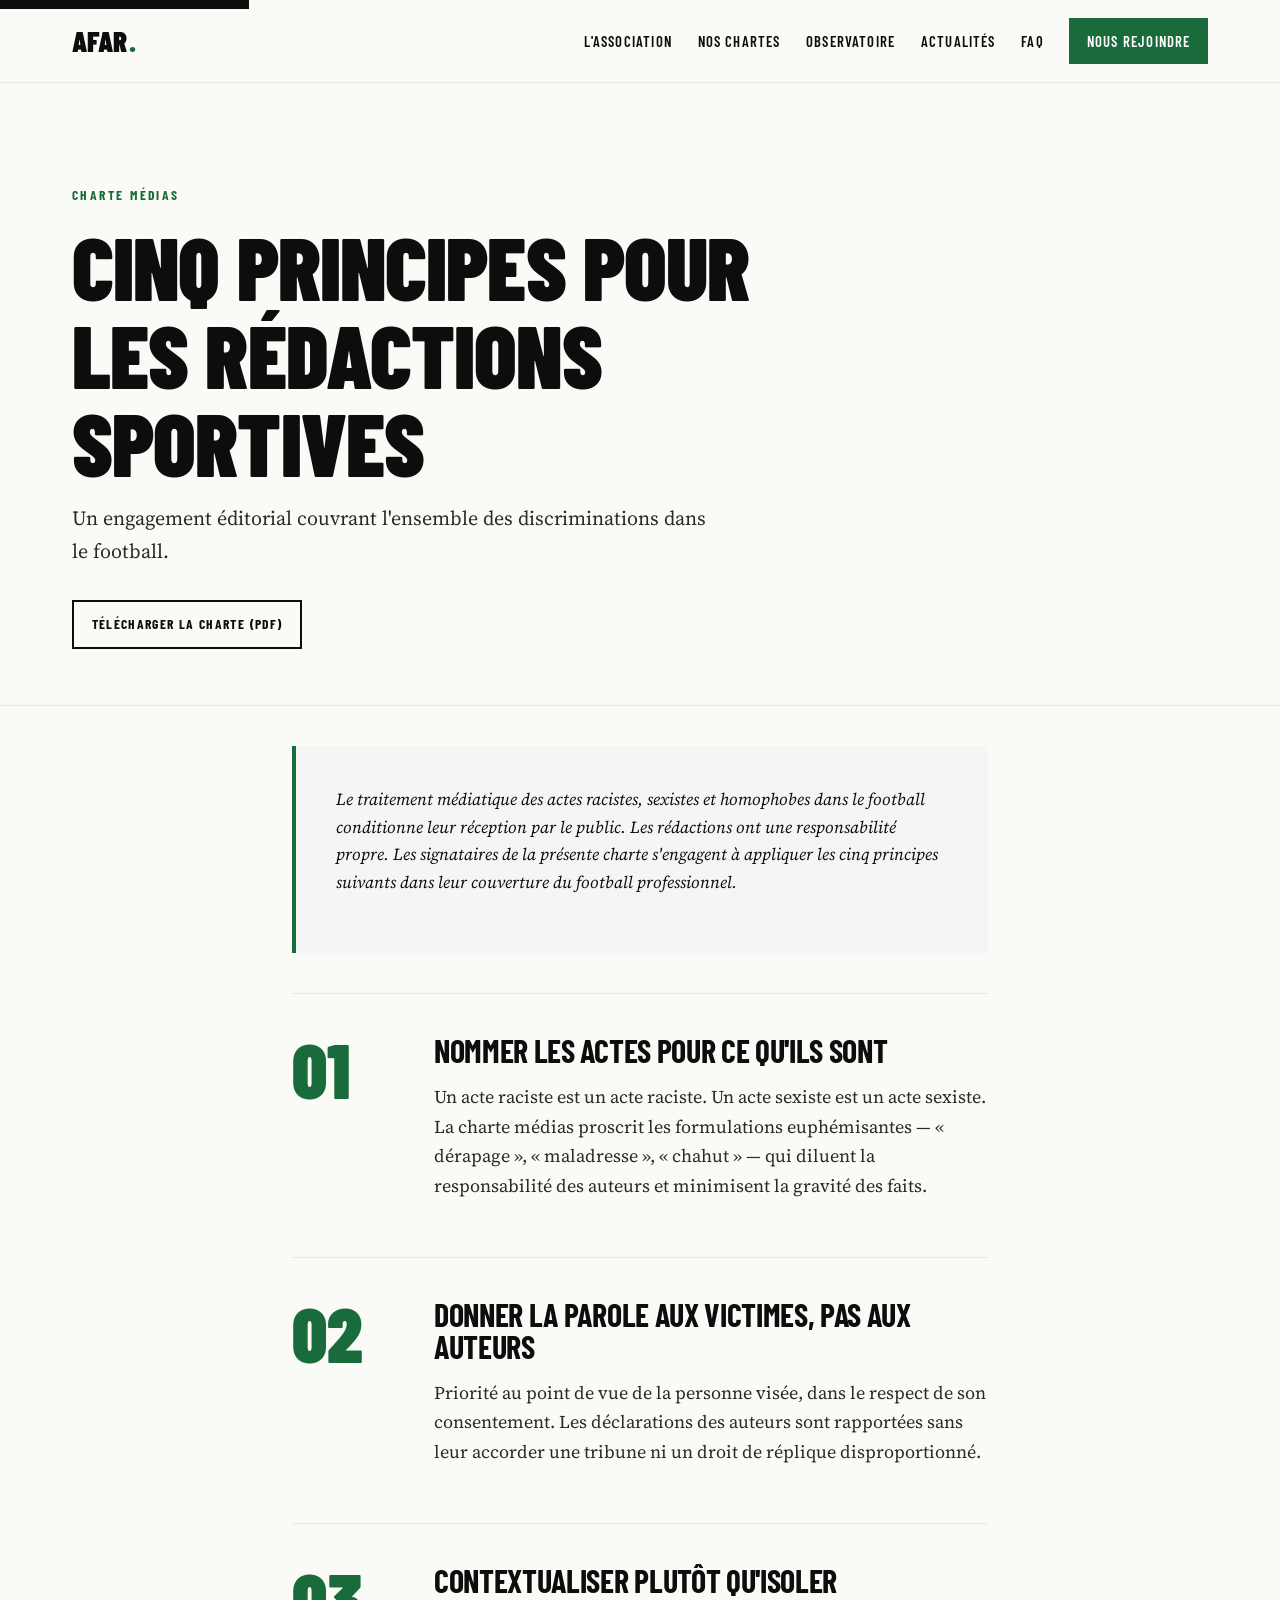
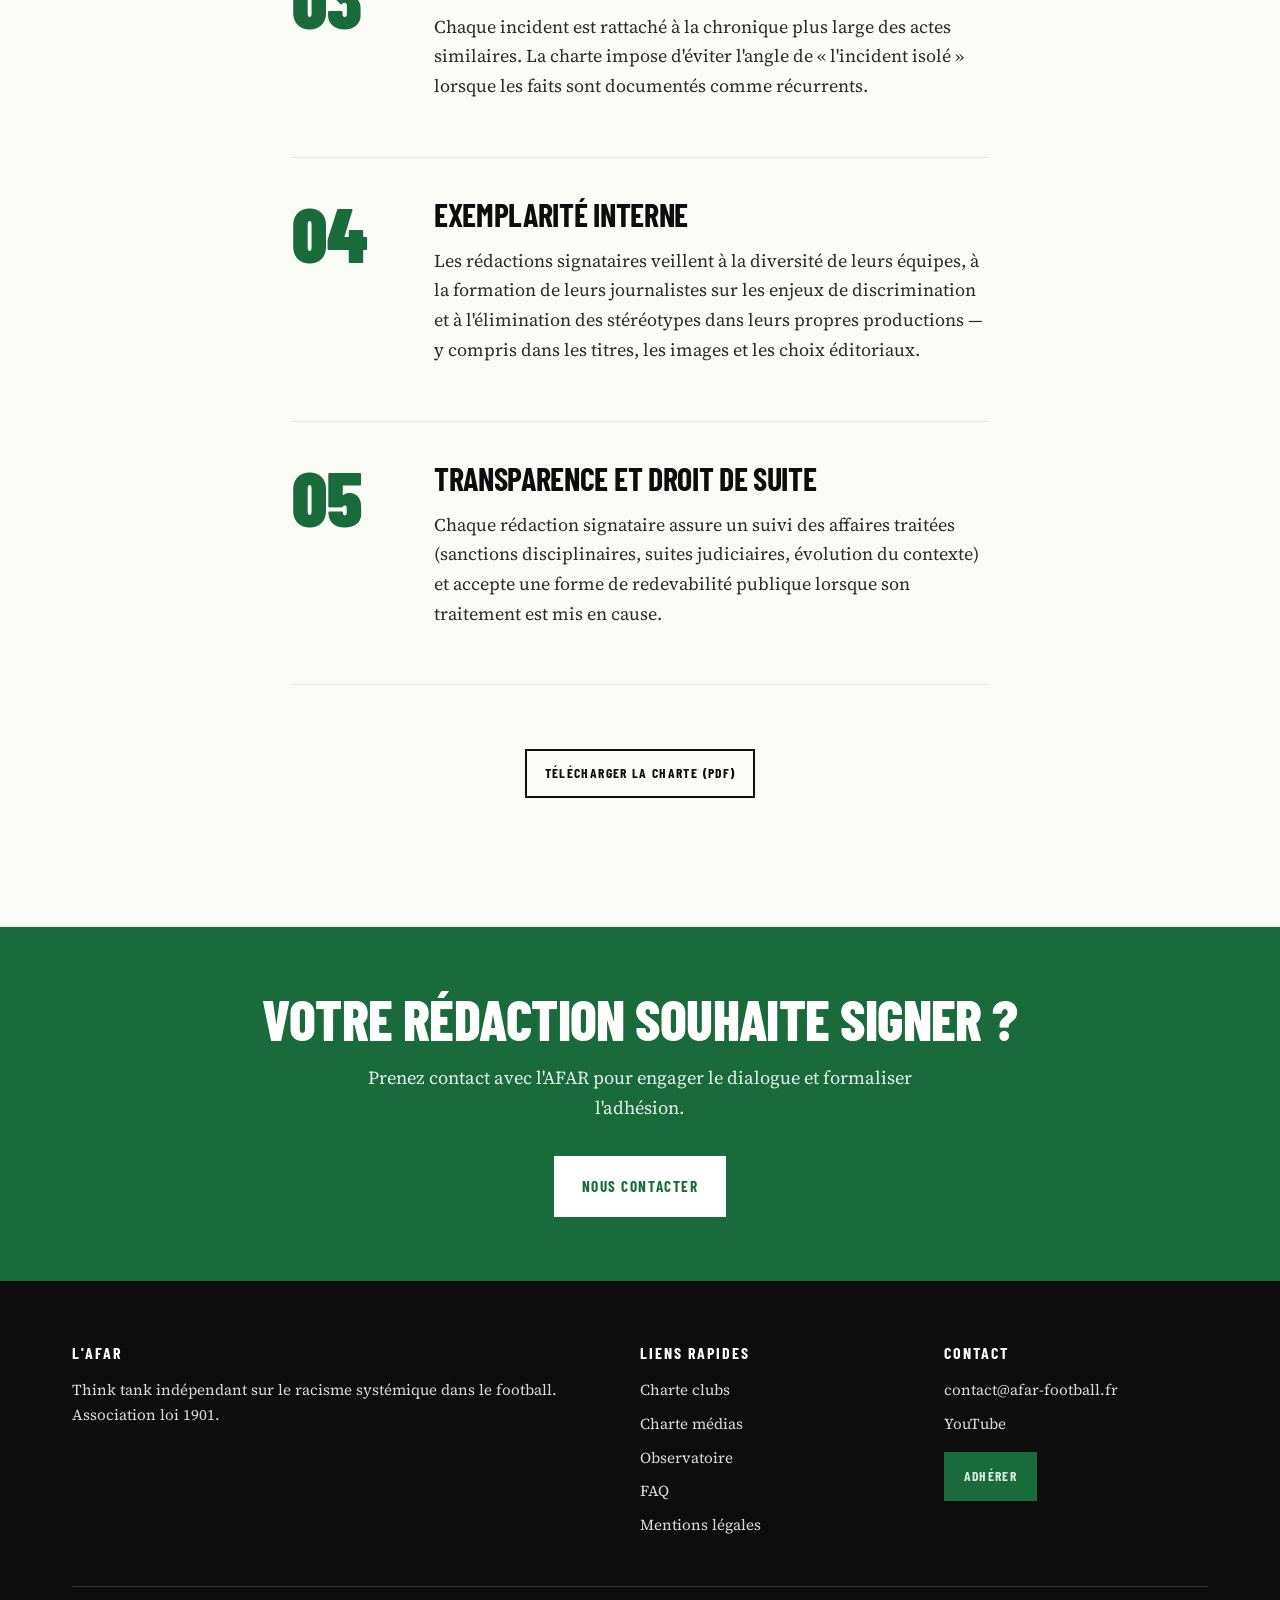
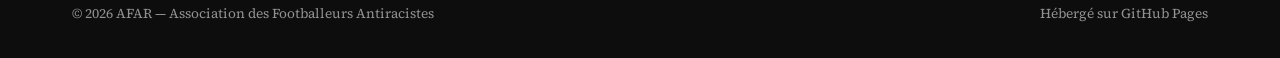
<file: charte-medias.html>
<!DOCTYPE html>
<html lang="fr">
<head>
  <meta charset="UTF-8">
  <meta name="viewport" content="width=device-width, initial-scale=1.0">
  <title>Charte médias — AFAR, traitement des insultes racistes</title>
  <meta name="description" content="Cinq principes pour les rédactions sportives : nommer les actes racistes pour ce qu'ils sont, donner la parole aux victimes (Vinicius, Lukaku et d'autres), contextualiser, refuser l'euphémisation.">
  <meta name="keywords" content="racisme football, antiracisme, antiraciste, AFAR, Association Footballeurs Antiracistes, insultes racistes, discriminations football, Vinicius, Lukaku, cris de singe, racisme dans le football français, lutte contre le racisme sport, observatoire racisme football">
  <meta name="author" content="AFAR — Association des Footballeurs Antiracistes">
  <meta name="robots" content="index, follow">
  <link rel="canonical" href="https://afar-football.fr/charte-medias.html">

  <meta property="og:title" content="Charte médias — AFAR, traitement des insultes racistes">
  <meta property="og:description" content="Cinq principes pour les rédactions sportives : nommer les actes racistes pour ce qu'ils sont, donner la parole aux victimes (Vinicius, Lukaku et d'autres), contextualiser, refuser l'euphémisation.">
  <meta property="og:type" content="website">
  <meta property="og:locale" content="fr_FR">
  <meta property="og:url" content="https://afar-football.fr/charte-medias.html">
  <meta property="og:site_name" content="AFAR — Association des Footballeurs Antiracistes">
  <meta property="og:image" content="https://afar-football.fr/img/og-default.jpg">

  <meta name="twitter:card" content="summary_large_image">
  <meta name="twitter:title" content="Charte médias — AFAR, traitement des insultes racistes">
  <meta name="twitter:description" content="Cinq principes pour les rédactions sportives : nommer les actes racistes pour ce qu'ils sont, donner la parole aux victimes (Vinicius, Lukaku et d'autres), contextualiser, refuser l'euphémisation.">
  <meta name="twitter:image" content="https://afar-football.fr/img/og-default.jpg">

  <link rel="preconnect" href="https://fonts.googleapis.com">
  <link rel="preconnect" href="https://fonts.gstatic.com" crossorigin>
  <link href="https://fonts.googleapis.com/css2?family=Barlow+Condensed:wght@600;700;800;900&family=Source+Serif+4:ital,wght@0,300;0,400;0,600;1,300;1,400&display=swap" rel="stylesheet">

  <style>
/* =========================================================
   AFAR — Association des Footballeurs Antiracistes
   Feuille de style principale
   ========================================================= */

/* --- Variables globales --- */
:root {
  /* Couleurs */
  --color-bg: #fafaf7;
  --color-bg-alt: #f5f5f5;
  --color-ink: #0d0d0d;
  --color-ink-soft: #2a2a2a;
  --color-muted: #767676;
  --color-line: #e8e8e8;
  --color-accent: #1a6b3c;          /* vert gazon profond — valeur v1 exacte */
  --color-accent-dark: #0f4526;
  --color-accent-light: #e8f5ee;
  --color-white: #ffffff;

  /* Typographies — alignées sur la v1 */
  --font-display: "Barlow Condensed", sans-serif;
  --font-serif: "Source Serif 4", Georgia, serif;
  --font-mono: "JetBrains Mono", ui-monospace, SFMono-Regular, monospace;

  /* Échelles */
  --max-width: 1200px;
  --max-width-read: 760px;
  --space-1: 0.5rem;
  --space-2: 1rem;
  --space-3: 2rem;
  --space-4: 2.5rem;
  --space-5: 4rem;
  --space-6: 6rem;
  --space-7: 8rem;

  /* Divers */
  --transition-fast: 160ms ease;
  --transition: 260ms cubic-bezier(.2,.7,.2,1);
  --radius-sm: 2px;
  --radius: 4px;
}

/* --- Reset doux --- */
*, *::before, *::after { box-sizing: border-box; }
html { scroll-behavior: smooth; -webkit-text-size-adjust: 100%; }
body {
  margin: 0;
  background: var(--color-bg);
  color: var(--color-ink);
  font-family: var(--font-serif);
  font-size: 18px;
  line-height: 1.65;
  font-weight: 400;
  -webkit-font-smoothing: antialiased;
  text-rendering: optimizeLegibility;
}
img, svg { display: block; max-width: 100%; height: auto; }
a { color: inherit; text-decoration: none; transition: color var(--transition-fast); }
a:hover { color: var(--color-accent); }
button { font: inherit; cursor: pointer; border: 0; background: none; color: inherit; }
ul, ol { padding-left: 1.2em; }
hr { border: 0; border-top: 1px solid var(--color-line); margin: var(--space-4) 0; }
main { display: block; }

/* --- Titres — réglages v1 exacts --- */
h1, h2, h3, h4 {
  font-family: var(--font-display);
  font-weight: 900;
  letter-spacing: -0.01em;
  line-height: 1;
  margin: 0 0 var(--space-2) 0;
  text-transform: uppercase;
}
h1 { font-size: clamp(2.8rem, 7vw, 5.5rem); font-weight: 900; }
h2 { font-size: clamp(2rem, 5vw, 3.5rem); font-weight: 800; }
h3 { font-size: clamp(1.4rem, 3vw, 2rem); font-weight: 700; }
h4 { font-size: 1.2rem; letter-spacing: 0.05em; font-weight: 700; }

p { margin: 0 0 var(--space-2) 0; }
p + p { margin-top: 0; }

.eyebrow {
  font-family: var(--font-display);
  font-weight: 700;
  text-transform: uppercase;
  letter-spacing: 0.18em;
  font-size: 0.85rem;
  color: var(--color-accent);
  margin-bottom: var(--space-2);
  display: inline-block;
}

/* --- Container --- */
.container {
  max-width: var(--max-width);
  margin: 0 auto;
  padding: 0 var(--space-3);
}
.container--narrow {
  max-width: var(--max-width-read);
  margin: 0 auto;
  padding: 0 var(--space-3);
}

/* =========================================================
   HEADER / NAVIGATION
   ========================================================= */
.site-header {
  position: sticky;
  top: 0;
  z-index: 100;
  background: var(--color-bg);
  border-bottom: 1px solid var(--color-line);
}
.site-header__inner {
  display: flex;
  align-items: center;
  justify-content: space-between;
  max-width: var(--max-width);
  margin: 0 auto;
  padding: 1.1rem var(--space-3);
}
.site-logo {
  font-family: var(--font-display);
  font-weight: 900;
  font-size: 1.8rem;
  letter-spacing: 0.005em;
  color: var(--color-ink);
  text-transform: uppercase;
  line-height: 1;
}
.site-logo::after {
  content: ".";
  color: var(--color-accent);
  margin-left: 1px;
}
.site-logo:hover { color: var(--color-ink); }

.main-nav { display: flex; align-items: center; gap: 1.6rem; }
.main-nav > ul {
  list-style: none;
  display: flex;
  gap: 1.6rem;
  padding: 0;
  margin: 0;
  align-items: center;
}
.main-nav a {
  font-family: var(--font-display);
  font-weight: 600;
  text-transform: uppercase;
  font-size: 0.92rem;
  letter-spacing: 0.08em;
  color: var(--color-ink);
  padding: 0.5rem 0;
  position: relative;
}
.main-nav a:hover { color: var(--color-accent); }
.main-nav .has-submenu { position: relative; }
.main-nav .submenu {
  display: none;
  position: absolute;
  top: 100%;
  left: 0;
  background: var(--color-white);
  border: 1px solid var(--color-line);
  min-width: 240px;
  padding: 0.6rem 0;
  list-style: none;
  margin: 0;
  box-shadow: 0 12px 32px rgba(0,0,0,.08);
}
.main-nav .has-submenu:hover .submenu,
.main-nav .has-submenu:focus-within .submenu { display: block; }
.main-nav .submenu li { display: block; }
.main-nav .submenu a {
  display: block;
  padding: 0.65rem 1.1rem;
  font-size: 0.82rem;
  letter-spacing: 0.06em;
}
.main-nav .submenu a:hover { background: var(--color-accent-light); color: var(--color-accent-dark); }

.btn-nav-cta {
  display: inline-block;
  background: var(--color-accent);
  color: var(--color-white) !important;
  padding: 0.7rem 1.1rem !important;
  font-family: var(--font-display);
  font-weight: 700;
  text-transform: uppercase;
  letter-spacing: 0.08em;
  font-size: 0.88rem;
  transition: background var(--transition-fast);
}
.btn-nav-cta:hover { background: var(--color-accent-dark); color: var(--color-white) !important; }

/* Burger mobile */
.burger {
  display: none;
  width: 42px;
  height: 42px;
  border: 1px solid var(--color-ink);
  align-items: center;
  justify-content: center;
  flex-direction: column;
  gap: 4px;
  background: transparent;
}
.burger span {
  display: block;
  width: 20px;
  height: 2px;
  background: var(--color-ink);
  transition: transform var(--transition), opacity var(--transition);
}
.burger.is-open span:nth-child(1) { transform: translateY(6px) rotate(45deg); }
.burger.is-open span:nth-child(2) { opacity: 0; }
.burger.is-open span:nth-child(3) { transform: translateY(-6px) rotate(-45deg); }

/* =========================================================
   BOUTONS
   ========================================================= */
.btn {
  display: inline-block;
  padding: 1rem 1.6rem;
  font-family: var(--font-display);
  font-weight: 700;
  text-transform: uppercase;
  letter-spacing: 0.1em;
  font-size: 0.95rem;
  border: 2px solid var(--color-ink);
  background: var(--color-ink);
  color: var(--color-white);
  transition: all var(--transition);
  cursor: pointer;
}
.btn:hover { background: var(--color-accent); border-color: var(--color-accent); color: var(--color-white); }
.btn--outline { background: transparent; color: var(--color-ink); }
.btn--outline:hover { background: var(--color-ink); color: var(--color-white); }
.btn--accent { background: var(--color-accent); border-color: var(--color-accent); }
.btn--accent:hover { background: var(--color-accent-dark); border-color: var(--color-accent-dark); color: var(--color-white); }
.btn--sm { padding: 0.7rem 1.1rem; font-size: 0.85rem; }

/* =========================================================
   HERO — copie pixel-pour-pixel de la v1
   ========================================================= */
.hero {
  background: var(--color-ink);
  color: var(--color-white);
  padding: var(--space-7) 0;
  position: relative;
  overflow: hidden;
  min-height: 80vh;
  display: flex;
  align-items: center;
}

.hero::before {
  content: '';
  position: absolute;
  inset: 0;
  background: repeating-linear-gradient(
    -45deg,
    transparent,
    transparent 40px,
    rgba(26, 107, 60, 0.04) 40px,
    rgba(26, 107, 60, 0.04) 41px
  );
}

.hero .container {
  position: relative;
  z-index: 2;
}

.hero-label {
  font-family: var(--font-display);
  font-size: 0.8rem;
  font-weight: 700;
  letter-spacing: 0.15em;
  text-transform: uppercase;
  color: var(--color-accent);
  margin-bottom: var(--space-2);
  display: block;
}

.hero h1 {
  color: var(--color-white);
  margin-bottom: var(--space-2);
  max-width: 900px;
}

.hero h1 em {
  font-style: normal;
  color: var(--color-accent);
}

.hero-subtitle {
  font-size: 1.2rem;
  font-weight: 300;
  color: rgba(255, 255, 255, 0.75);
  max-width: 600px;
  margin-bottom: var(--space-3);
  font-family: var(--font-serif);
}

.hero-actions {
  display: flex;
  gap: 1rem;
  flex-wrap: wrap;
}

.hero-img-placeholder {
  position: absolute;
  right: 0;
  top: 0;
  bottom: 0;
  width: 40%;
  background: var(--color-accent);
  opacity: 0.12;
  display: flex;
  align-items: center;
  justify-content: center;
  font-family: var(--font-display);
  font-size: 0.8rem;
  letter-spacing: 0.1em;
  text-transform: uppercase;
  color: var(--color-white);
}

/* Boutons adaptés au fond sombre du hero */
.hero .btn--accent {
  background: var(--color-accent);
  border-color: var(--color-accent);
  color: var(--color-white);
}
.hero .btn--accent:hover {
  background: var(--color-accent-dark);
  border-color: var(--color-accent-dark);
}
.hero .btn--outline {
  background: transparent;
  color: var(--color-white);
  border-color: var(--color-white);
}
.hero .btn--outline:hover {
  background: var(--color-white);
  color: var(--color-ink);
  border-color: var(--color-white);
}
/* =========================================================
   SECTIONS GÉNÉRIQUES
   ========================================================= */
.section {
  padding: var(--space-6) 0;
  border-bottom: 1px solid var(--color-line);
}
.section--dark {
  background: var(--color-ink);
  color: var(--color-white);
}
.section--dark h1, .section--dark h2, .section--dark h3 { color: var(--color-white); }
.section__header {
  max-width: var(--max-width-read);
  margin-bottom: var(--space-4);
}
.section__header p {
  font-size: 1.15rem;
  color: var(--color-ink-soft);
}

/* Lead paragraph */
.lead {
  font-size: 1.35rem;
  line-height: 1.5;
  color: var(--color-ink);
  margin-bottom: var(--space-3);
}

/* Prose text column */
.prose { max-width: var(--max-width-read); }
.prose p { font-size: 1.1rem; line-height: 1.7; margin-bottom: 1.2rem; }
.prose p:first-of-type::first-letter {
  font-family: var(--font-display);
  font-size: 3.6rem;
  float: left;
  line-height: 0.9;
  padding: 0.3rem 0.6rem 0 0;
  color: var(--color-accent);
}

/* =========================================================
   CHIFFRES CLÉS
   ========================================================= */
.stats {
  display: grid;
  grid-template-columns: repeat(4, 1fr);
  gap: 0;
  border-top: 1px solid var(--color-line);
  border-left: 1px solid var(--color-line);
  margin-top: var(--space-3);
}
.stat {
  border-right: 1px solid var(--color-line);
  border-bottom: 1px solid var(--color-line);
  padding: var(--space-4) var(--space-3);
  transition: background var(--transition);
}
.stat[role="link"]:hover, .stat a:hover { background: var(--color-accent-light); }
.stat__number {
  font-family: var(--font-display);
  font-weight: 900;
  font-size: clamp(2.8rem, 5vw, 4.2rem);
  line-height: 1;
  color: var(--color-accent);
  display: block;
  margin-bottom: 0.4rem;
}
.stat__label {
  font-size: 0.92rem;
  color: var(--color-ink-soft);
  line-height: 1.4;
}

/* =========================================================
   CARTES
   ========================================================= */
.cards {
  display: grid;
  grid-template-columns: repeat(3, 1fr);
  gap: var(--space-3);
}
.card {
  background: var(--color-white);
  border: 1px solid var(--color-line);
  padding: var(--space-3);
  transition: transform var(--transition), border-color var(--transition);
}
.card:hover {
  transform: translateY(-3px);
  border-color: var(--color-accent);
}
.card time {
  font-family: var(--font-display);
  font-weight: 700;
  font-size: 0.82rem;
  letter-spacing: 0.1em;
  color: var(--color-muted);
  text-transform: uppercase;
  display: block;
  margin-bottom: 0.5rem;
}
.card h3 { margin-bottom: 0.6rem; }
.card h3 a:hover { color: var(--color-accent); }
.card .source {
  font-size: 0.82rem;
  color: var(--color-muted);
  font-style: italic;
  margin-bottom: 0.6rem;
}
.card .extrait {
  font-size: 0.98rem;
  color: var(--color-ink-soft);
  margin-bottom: var(--space-2);
}
.card .lire-suite {
  font-family: var(--font-display);
  font-weight: 700;
  text-transform: uppercase;
  letter-spacing: 0.08em;
  font-size: 0.85rem;
  color: var(--color-accent);
}

/* Deux blocs charte */
.charte-duo {
  display: grid;
  grid-template-columns: 1fr 1fr;
  gap: var(--space-3);
}
.charte-block {
  padding: var(--space-4);
  background: var(--color-white);
  border: 1px solid var(--color-line);
  position: relative;
  overflow: hidden;
}
.charte-block::before {
  content: "";
  position: absolute;
  top: 0; left: 0;
  width: 6px; height: 100%;
  background: var(--color-accent);
}
.charte-block h3 { margin-bottom: 0.8rem; }
.charte-block p { margin-bottom: var(--space-3); color: var(--color-ink-soft); }

/* =========================================================
   BANNIÈRE CTA
   ========================================================= */
.cta-banner {
  background: var(--color-accent);
  color: var(--color-white);
  padding: var(--space-5) 0;
  text-align: center;
}
.cta-banner h2 { color: var(--color-white); margin-bottom: var(--space-2); }
.cta-banner p { font-size: 1.15rem; margin-bottom: var(--space-3); opacity: 0.9; max-width: 600px; margin-left: auto; margin-right: auto; }
.cta-banner .btn {
  background: var(--color-white);
  color: var(--color-accent);
  border-color: var(--color-white);
}
.cta-banner .btn:hover {
  background: var(--color-ink);
  color: var(--color-white);
  border-color: var(--color-ink);
}

/* =========================================================
   VALEURS / BLOCS ÉDITORIAUX
   ========================================================= */
.valeurs-grid {
  display: grid;
  grid-template-columns: repeat(2, 1fr);
  gap: 0;
  border-top: 1px solid var(--color-line);
  border-left: 1px solid var(--color-line);
}
.valeur {
  border-right: 1px solid var(--color-line);
  border-bottom: 1px solid var(--color-line);
  padding: var(--space-4) var(--space-3);
}
.valeur__num {
  font-family: var(--font-display);
  font-weight: 700;
  color: var(--color-accent);
  font-size: 1rem;
  letter-spacing: 0.14em;
  display: block;
  margin-bottom: 0.6rem;
}
.valeur h3 { margin-bottom: 1rem; }
.valeur p { color: var(--color-ink-soft); font-size: 1.02rem; }

/* =========================================================
   CHARTE — ENGAGEMENTS
   ========================================================= */
.engagements { margin-top: var(--space-4); }
.engagement {
  display: grid;
  grid-template-columns: 110px 1fr;
  gap: var(--space-3);
  padding: var(--space-4) 0;
  border-top: 1px solid var(--color-line);
}
.engagement:last-child { border-bottom: 1px solid var(--color-line); }
.engagement__num {
  font-family: var(--font-display);
  font-weight: 900;
  font-size: clamp(3rem, 6vw, 5rem);
  line-height: 0.9;
  color: var(--color-accent);
}
.engagement h3 { margin-bottom: var(--space-2); }
.engagement ul { padding-left: 1.1em; margin: var(--space-2) 0 0; }
.engagement li { margin-bottom: 0.5rem; color: var(--color-ink-soft); }
.engagement p { color: var(--color-ink-soft); }

/* Préambule encadré */
.preambule {
  background: var(--color-bg-alt);
  padding: var(--space-4);
  border-left: 4px solid var(--color-accent);
  margin: var(--space-4) 0;
  font-size: 1.05rem;
}

/* =========================================================
   ÉQUIPE — GRILLE DE PROFILS (anonymisée)
   ========================================================= */
.profils-grid {
  display: grid;
  grid-template-columns: repeat(4, 1fr);
  gap: 0;
  border-top: 1px solid var(--color-line);
  border-left: 1px solid var(--color-line);
  margin-top: var(--space-4);
}
.profil {
  border-right: 1px solid var(--color-line);
  border-bottom: 1px solid var(--color-line);
  padding: var(--space-3);
  min-height: 220px;
  display: flex;
  flex-direction: column;
  justify-content: space-between;
  transition: background var(--transition);
}
.profil:hover { background: var(--color-accent-light); }
.profil__num {
  font-family: var(--font-display);
  font-weight: 600;
  font-size: 0.85rem;
  color: var(--color-muted);
  letter-spacing: 0.14em;
}
.profil h3 {
  font-size: 1.3rem;
  margin: var(--space-2) 0;
  line-height: 1.05;
}
.profil p { font-size: 0.95rem; color: var(--color-ink-soft); margin: 0; }

/* =========================================================
   OBSERVATOIRE — COMPTEUR, COMITÉ, SOUTIENS
   ========================================================= */
.compteur {
  background: var(--color-ink);
  color: var(--color-white);
  padding: var(--space-5) var(--space-4);
  text-align: center;
  cursor: pointer;
  transition: background var(--transition);
  display: block;
}
.compteur:hover { background: var(--color-accent-dark); color: var(--color-white); }
.compteur__chiffre {
  font-family: var(--font-display);
  font-weight: 900;
  font-size: clamp(5rem, 14vw, 12rem);
  line-height: 0.9;
  color: var(--color-accent);
  display: block;
  margin-bottom: 1rem;
}
.compteur__chiffre.is-placeholder {
  /* Quand le compteur est vide, on dégrade gracieusement en gardant l'emplacement
     mais sans afficher un trait fin perdu dans le bloc noir. */
  font-size: clamp(2.5rem, 6vw, 4rem);
  letter-spacing: 0.4em;
  color: var(--color-muted);
  text-indent: 0.4em; /* compensation du letter-spacing pour rester centré */
}
.compteur__label {
  font-family: var(--font-display);
  font-weight: 700;
  text-transform: uppercase;
  letter-spacing: 0.12em;
  font-size: 1rem;
  max-width: 640px;
  margin: 0 auto;
  line-height: 1.4;
}
.compteur__note {
  font-family: var(--font-serif);
  font-size: 0.85rem;
  text-transform: none;
  letter-spacing: 0;
  color: var(--color-muted);
  margin-top: var(--space-2);
  font-style: italic;
}

.duo-grid {
  display: grid;
  grid-template-columns: 1fr 1fr;
  gap: var(--space-5);
}
.logo-grid {
  display: grid;
  grid-template-columns: repeat(4, 1fr);
  gap: var(--space-2);
  margin-top: var(--space-3);
}
.logo-placeholder {
  aspect-ratio: 3 / 2;
  border: 1px dashed var(--color-line);
  display: flex;
  align-items: center;
  justify-content: center;
  font-size: 0.78rem;
  color: var(--color-muted);
  letter-spacing: 0.06em;
  text-transform: uppercase;
  font-family: var(--font-display);
  font-weight: 600;
  background: var(--color-white);
}

/* Citations de soutien */
.citations-grid {
  display: grid;
  grid-template-columns: repeat(3, 1fr);
  gap: var(--space-3);
  margin-top: var(--space-3);
}
.citation {
  padding: var(--space-3);
  background: var(--color-bg-alt);
  border-left: 4px solid var(--color-accent);
}
.citation blockquote {
  margin: 0 0 var(--space-2) 0;
  font-family: var(--font-serif);
  font-size: 1.15rem;
  font-style: italic;
  line-height: 1.45;
  color: var(--color-ink);
}
.citation blockquote::before { content: "« "; color: var(--color-accent); }
.citation blockquote::after { content: " »"; color: var(--color-accent); }
.citation cite {
  font-family: var(--font-display);
  font-weight: 700;
  font-style: normal;
  text-transform: uppercase;
  letter-spacing: 0.1em;
  font-size: 0.82rem;
  color: var(--color-muted);
}

/* Événements */
.evenements-grid {
  display: grid;
  grid-template-columns: 1fr 1fr;
  gap: var(--space-5);
  margin-top: var(--space-3);
}
.evenement-col h3 { margin-bottom: var(--space-3); border-bottom: 2px solid var(--color-accent); padding-bottom: 0.5rem; }
.evenement {
  padding: var(--space-2) 0;
  border-bottom: 1px solid var(--color-line);
}
.evenement time {
  font-family: var(--font-display);
  font-weight: 700;
  text-transform: uppercase;
  letter-spacing: 0.1em;
  font-size: 0.85rem;
  color: var(--color-accent);
  display: block;
  margin-bottom: 0.3rem;
}
.evenement h4 { text-transform: none; font-family: var(--font-serif); font-weight: 600; font-size: 1.05rem; margin-bottom: 0.3rem; }
.evenement p { font-size: 0.92rem; color: var(--color-ink-soft); margin: 0; }

/* =========================================================
   FORMULAIRES
   ========================================================= */
.form {
  max-width: var(--max-width-read);
  margin: 0;
}
.form__row { margin-bottom: var(--space-2); }
.form__row--duo { display: grid; grid-template-columns: 1fr 1fr; gap: var(--space-2); margin-bottom: var(--space-2); }
.form label {
  display: block;
  font-family: var(--font-display);
  font-weight: 600;
  text-transform: uppercase;
  letter-spacing: 0.08em;
  font-size: 0.82rem;
  margin-bottom: 0.4rem;
  color: var(--color-ink);
}
.form input[type="text"],
.form input[type="email"],
.form input[type="date"],
.form select,
.form textarea {
  width: 100%;
  padding: 0.85rem 1rem;
  background: var(--color-white);
  border: 1px solid var(--color-line);
  font-family: var(--font-serif);
  font-size: 1rem;
  color: var(--color-ink);
  transition: border-color var(--transition-fast);
}
.form input:focus, .form select:focus, .form textarea:focus {
  outline: 2px solid var(--color-accent);
  outline-offset: 1px;
  border-color: var(--color-accent);
}
.form textarea { min-height: 140px; resize: vertical; }
.form button[type="submit"] { margin-top: var(--space-2); }
.form .note {
  font-size: 0.88rem;
  color: var(--color-muted);
  font-style: italic;
  border-left: 3px solid var(--color-accent);
  padding-left: 1rem;
  margin-bottom: var(--space-3);
}
.form .honeypot { display: none !important; }

/* FAQ accordéon */
.faq-list { max-width: var(--max-width-read); margin-top: var(--space-3); }
.faq-item { border-top: 1px solid var(--color-ink); }
.faq-item:last-child { border-bottom: 1px solid var(--color-ink); }
.faq-question {
  width: 100%;
  text-align: left;
  padding: var(--space-3) 0;
  display: flex;
  justify-content: space-between;
  align-items: center;
  gap: var(--space-2);
  font-family: var(--font-display);
  font-weight: 800;
  text-transform: uppercase;
  letter-spacing: 0.04em;
  font-size: 1.1rem;
  color: var(--color-ink);
  transition: color var(--transition);
}
.faq-question:hover { color: var(--color-accent); }
.faq-question .plus {
  font-size: 1.6rem;
  color: var(--color-accent);
  transition: transform var(--transition);
  flex-shrink: 0;
}
.faq-item.is-open .plus { transform: rotate(45deg); }
.faq-answer {
  max-height: 0;
  overflow: hidden;
  transition: max-height var(--transition);
}
.faq-answer__inner {
  padding: 0 0 var(--space-3);
  font-size: 1.05rem;
  color: var(--color-ink-soft);
  line-height: 1.65;
}

/* Bloc YouTube */
.youtube-block {
  background: var(--color-ink);
  color: var(--color-white);
  padding: var(--space-4);
  display: flex;
  justify-content: space-between;
  align-items: center;
  gap: var(--space-3);
  margin-bottom: var(--space-5);
  flex-wrap: wrap;
}
.youtube-block__text h3 { color: var(--color-white); margin-bottom: 0.4rem; }
.youtube-block__text p { margin: 0; color: rgba(255,255,255,0.75); font-size: 1rem; }

/* Loading / erreur flux */
.feed-state {
  padding: var(--space-3);
  text-align: center;
  color: var(--color-muted);
  font-style: italic;
  background: var(--color-bg-alt);
  grid-column: 1 / -1;
}

/* =========================================================
   FOOTER
   ========================================================= */
.site-footer {
  background: var(--color-ink);
  color: rgba(255,255,255,0.85);
  padding: var(--space-5) 0 var(--space-3);
  font-size: 0.95rem;
}
.site-footer a { color: rgba(255,255,255,0.85); }
.site-footer a:hover { color: var(--color-accent); }
.site-footer h4 {
  color: var(--color-white);
  margin-bottom: var(--space-2);
  font-size: 1rem;
  letter-spacing: 0.12em;
}
.footer-grid {
  display: grid;
  grid-template-columns: 2fr 1fr 1fr;
  gap: var(--space-4);
  margin-bottom: var(--space-4);
}
.footer-grid ul { list-style: none; padding: 0; margin: 0; }
.footer-grid li { margin-bottom: 0.55rem; }
.footer-bottom {
  border-top: 1px solid rgba(255,255,255,0.15);
  padding-top: var(--space-2);
  display: flex;
  justify-content: space-between;
  align-items: center;
  font-size: 0.85rem;
  color: rgba(255,255,255,0.55);
  flex-wrap: wrap;
  gap: 0.5rem;
}
.social-links { display: flex; gap: 0.8rem; margin-top: var(--space-2); }
.social-links a {
  font-family: var(--font-display);
  font-weight: 700;
  text-transform: uppercase;
  letter-spacing: 0.08em;
  font-size: 0.82rem;
  padding: 0.5rem 0.9rem;
  border: 1px solid rgba(255,255,255,0.3);
  transition: all var(--transition-fast);
}
.social-links a:hover { background: var(--color-accent); border-color: var(--color-accent); color: var(--color-white); }

/* =========================================================
   PAGE TITRE (header de page intérieure)
   ========================================================= */
.page-header {
  padding: var(--space-6) 0 var(--space-4);
  border-bottom: 1px solid var(--color-line);
}
.page-header__inner { max-width: var(--max-width-read); }
.page-header h1 { margin-bottom: var(--space-2); }
.page-header p.subtitle {
  font-size: 1.25rem;
  color: var(--color-ink-soft);
  max-width: 640px;
}

/* Navigation de bas de page (fil d'Ariane interne) */
.page-nav {
  display: flex;
  gap: var(--space-3);
  padding: var(--space-3) 0;
  font-family: var(--font-display);
  font-weight: 600;
  text-transform: uppercase;
  letter-spacing: 0.08em;
  font-size: 0.85rem;
  border-top: 1px solid var(--color-line);
  flex-wrap: wrap;
}
.page-nav a { color: var(--color-accent); }
.page-nav a:hover { color: var(--color-ink); }

/* =========================================================
   FADE-IN SCROLL
   ========================================================= */
.fade-in {
  opacity: 0;
  transform: translateY(20px);
  transition: opacity 600ms ease, transform 600ms ease;
}
.fade-in.is-visible {
  opacity: 1;
  transform: translateY(0);
}

/* =========================================================
   UTILITAIRES
   ========================================================= */
.text-center { text-align: center; }
.mb-0 { margin-bottom: 0 !important; }
.mt-0 { margin-top: 0 !important; }
.visually-hidden {
  position: absolute;
  width: 1px; height: 1px;
  padding: 0; margin: -1px;
  overflow: hidden; clip: rect(0,0,0,0);
  white-space: nowrap; border: 0;
}
.sr-skip {
  position: absolute;
  top: -40px;
  left: 0;
  background: var(--color-ink);
  color: var(--color-white);
  padding: 0.6rem 1rem;
  z-index: 200;
  transition: top var(--transition);
}
.sr-skip:focus { top: 0; }


/* === RESPONSIVE === */

/* =========================================================
   AFAR — Responsive
   ========================================================= */

/* ----- Tablette ----- */
@media (max-width: 960px) {
  body { font-size: 17px; }

  .hero__grid { grid-template-columns: 1fr; gap: var(--space-4); }
  .hero__placeholder { aspect-ratio: 16 / 9; }

  .stats { grid-template-columns: repeat(2, 1fr); }
  .cards { grid-template-columns: repeat(2, 1fr); }
  .charte-duo { grid-template-columns: 1fr; }

  .valeurs-grid { grid-template-columns: 1fr; }
  .profils-grid { grid-template-columns: repeat(2, 1fr); }

  .duo-grid { grid-template-columns: 1fr; gap: var(--space-4); }
  .logo-grid { grid-template-columns: repeat(3, 1fr); }
  .citations-grid { grid-template-columns: 1fr 1fr; }
  .evenements-grid { grid-template-columns: 1fr; gap: var(--space-4); }

  .footer-grid { grid-template-columns: 1fr 1fr; }

  .engagement { grid-template-columns: 80px 1fr; gap: var(--space-2); }
  .engagement__num { font-size: 3rem; }
}

/* ----- Mobile ----- */
@media (max-width: 640px) {
  :root {
    --space-5: 3rem;
    --space-6: 4rem;
    --space-7: 5rem;
  }
  body { font-size: 16px; }

  /* Navigation mobile */
  .burger { display: flex; }
  .main-nav {
    position: fixed;
    top: 63px;
    left: 0; right: 0;
    background: var(--color-bg);
    border-top: 1px solid var(--color-line);
    height: calc(100vh - 63px);
    max-height: 0;
    overflow: hidden;
    transition: max-height var(--transition);
    flex-direction: column;
    align-items: stretch;
    gap: 0;
    padding: 0;
  }
  .main-nav.is-open {
    max-height: calc(100vh - 63px);
    overflow-y: auto;
    padding: var(--space-2) 0;
  }
  .main-nav > ul {
    flex-direction: column;
    gap: 0;
    width: 100%;
  }
  .main-nav > ul > li {
    width: 100%;
    border-bottom: 1px solid var(--color-line);
  }
  .main-nav a {
    display: block;
    padding: 1rem var(--space-3);
    font-size: 1rem;
  }
  .main-nav .submenu {
    display: block;
    position: static;
    background: var(--color-bg-alt);
    border: 0;
    box-shadow: none;
    min-width: 0;
    padding: 0;
  }
  .main-nav .submenu a {
    padding: 0.75rem var(--space-3) 0.75rem var(--space-4);
    font-size: 0.88rem;
  }
  .btn-nav-cta {
    margin: var(--space-2) var(--space-3) !important;
    display: block !important;
    text-align: center;
  }

  .hero { padding: var(--space-5) 0 var(--space-4); }
  .hero__ctas { flex-direction: column; align-items: stretch; }
  .hero__ctas .btn { text-align: center; }

  .stats { grid-template-columns: 1fr; }
  .cards { grid-template-columns: 1fr; }
  .profils-grid { grid-template-columns: 1fr; }
  .logo-grid { grid-template-columns: repeat(2, 1fr); }
  .citations-grid { grid-template-columns: 1fr; }

  .footer-grid { grid-template-columns: 1fr; gap: var(--space-3); }
  .footer-bottom { flex-direction: column; align-items: flex-start; }

  .engagement { grid-template-columns: 60px 1fr; }
  .engagement__num { font-size: 2.4rem; }

  .section { padding: var(--space-5) 0; }
  .prose p:first-of-type::first-letter { font-size: 2.8rem; }

  .form__row--duo { grid-template-columns: 1fr; }

  .youtube-block { flex-direction: column; align-items: flex-start; text-align: left; }
}

/* ----- Très petit écran ----- */
@media (max-width: 400px) {
  .container, .container--narrow { padding: 0 var(--space-2); }
}

/* ----- Préfère les animations réduites ----- */
@media (prefers-reduced-motion: reduce) {
  *, *::before, *::after {
    animation-duration: 0.01ms !important;
    animation-iteration-count: 1 !important;
    transition-duration: 0.01ms !important;
    scroll-behavior: auto !important;
  }
  .fade-in { opacity: 1; transform: none; }
}

  </style>
</head>
<body>
<a class="sr-skip" href="#main">Aller au contenu principal</a>

<header class="site-header">
  <div class="site-header__inner">
    <a href="index.html" class="site-logo" aria-label="AFAR — retour à l'accueil">AFAR</a>
    <button class="burger" aria-label="Ouvrir le menu" aria-expanded="false" aria-controls="main-nav">
      <span></span><span></span><span></span>
    </button>
    <nav class="main-nav" id="main-nav" aria-label="Navigation principale">
      <ul>
        <li class="has-submenu">
          <a href="qui-sommes-nous.html">L'association</a>
          <ul class="submenu">
            <li><a href="qui-sommes-nous.html">Qui sommes-nous</a></li>
            <li><a href="nos-valeurs.html">Nos valeurs</a></li>
            <li><a href="notre-equipe.html">Notre équipe</a></li>
          </ul>
        </li>
        <li class="has-submenu">
          <a href="charte-clubs.html">Nos chartes</a>
          <ul class="submenu">
            <li><a href="charte-clubs.html">Charte clubs</a></li>
            <li><a href="charte-medias.html">Charte médias</a></li>
            <li><a href="signataires.html">Signataires</a></li>
          </ul>
        </li>
        <li><a href="observatoire.html">Observatoire</a></li>
        <li><a href="actualites.html">Actualités</a></li>
        <li><a href="faq.html">FAQ</a></li>
        <li><a href="contact.html" class="btn-nav-cta">Nous rejoindre</a></li>
      </ul>
    </nav>
  </div>
</header>

<main id="main">

  <section class="page-header">
    <div class="container">
      <div class="page-header__inner fade-in">
        <span class="eyebrow">Charte médias</span>
        <h1>Cinq principes pour les rédactions sportives</h1>
        <p class="subtitle">Un engagement éditorial couvrant l'ensemble des discriminations dans le football.</p>
        <p style="margin-top: var(--space-3);">
          <a href="charte-medias.pdf" class="btn btn--outline btn--sm">Télécharger la charte (PDF)</a>
        </p>
      </div>
    </div>
  </section>

  <section class="section" style="padding-top: 0;">
    <div class="container--narrow">

      <div class="preambule fade-in">
        <p style="font-style: italic;">Le traitement médiatique des actes racistes, sexistes et homophobes dans le football conditionne leur réception par le public. Les rédactions ont une responsabilité propre. Les signataires de la présente charte s'engagent à appliquer les cinq principes suivants dans leur couverture du football professionnel.</p>
      </div>

      <div class="engagements fade-in">

        <article class="engagement">
          <div class="engagement__num">01</div>
          <div>
            <h3>Nommer les actes pour ce qu'ils sont</h3>
            <p>Un acte raciste est un acte raciste. Un acte sexiste est un acte sexiste. La charte médias proscrit les formulations euphémisantes — « dérapage », « maladresse », « chahut » — qui diluent la responsabilité des auteurs et minimisent la gravité des faits.</p>
          </div>
        </article>

        <article class="engagement">
          <div class="engagement__num">02</div>
          <div>
            <h3>Donner la parole aux victimes, pas aux auteurs</h3>
            <p>Priorité au point de vue de la personne visée, dans le respect de son consentement. Les déclarations des auteurs sont rapportées sans leur accorder une tribune ni un droit de réplique disproportionné.</p>
          </div>
        </article>

        <article class="engagement">
          <div class="engagement__num">03</div>
          <div>
            <h3>Contextualiser plutôt qu'isoler</h3>
            <p>Chaque incident est rattaché à la chronique plus large des actes similaires. La charte impose d'éviter l'angle de « l'incident isolé » lorsque les faits sont documentés comme récurrents.</p>
          </div>
        </article>

        <article class="engagement">
          <div class="engagement__num">04</div>
          <div>
            <h3>Exemplarité interne</h3>
            <p>Les rédactions signataires veillent à la diversité de leurs équipes, à la formation de leurs journalistes sur les enjeux de discrimination et à l'élimination des stéréotypes dans leurs propres productions — y compris dans les titres, les images et les choix éditoriaux.</p>
          </div>
        </article>

        <article class="engagement">
          <div class="engagement__num">05</div>
          <div>
            <h3>Transparence et droit de suite</h3>
            <p>Chaque rédaction signataire assure un suivi des affaires traitées (sanctions disciplinaires, suites judiciaires, évolution du contexte) et accepte une forme de redevabilité publique lorsque son traitement est mis en cause.</p>
          </div>
        </article>

      </div>

      <div style="text-align: center; margin: var(--space-5) 0 var(--space-3);">
        <a href="charte-medias.pdf" class="btn btn--outline btn--sm">Télécharger la charte (PDF)</a>
      </div>

    </div>
  </section>

</main>

<section class="cta-banner">
  <div class="container">
    <h2>Votre rédaction souhaite signer ?</h2>
    <p>Prenez contact avec l'AFAR pour engager le dialogue et formaliser l'adhésion.</p>
    <a href="contact.html" class="btn">Nous contacter</a>
  </div>
</section>
<footer class="site-footer">
  <div class="container">
    <div class="footer-grid">
      <div>
        <h4>L'AFAR</h4>
        <p>Think tank indépendant sur le racisme systémique dans le football. Association loi 1901.</p>
      </div>
      <div>
        <h4>Liens rapides</h4>
        <ul>
          <li><a href="charte-clubs.html">Charte clubs</a></li>
          <li><a href="charte-medias.html">Charte médias</a></li>
          <li><a href="observatoire.html">Observatoire</a></li>
          <li><a href="faq.html">FAQ</a></li>
          <li><a href="mentions-legales.html">Mentions légales</a></li>
        </ul>
      </div>
      <div>
        <h4>Contact</h4>
        <ul>
          <li><a href="mailto:contact@afar-football.fr">contact@afar-football.fr</a></li>
          <li><a href="https://youtube.com/@AFAR-Football" target="_blank" rel="noopener">YouTube</a></li>
        </ul>
        <p style="margin-top: 1rem;"><a href="contact.html" class="btn btn--sm btn--accent">Adhérer</a></p>
      </div>
    </div>
    <div class="footer-bottom">
      <span>© 2026 AFAR — Association des Footballeurs Antiracistes</span>
      <span>Hébergé sur GitHub Pages</span>
    </div>
  </div>
</footer>

  <script>
/* =========================================================
   AFAR — Script principal
   Navigation mobile, accordéon FAQ, animations scroll,
   compteur observatoire, flux RSS Google Alerts.
   ========================================================= */

/* -----------------------------------------------------------
   CONFIGURATION
   ----------------------------------------------------------- */

/* MODE COMPTEUR
   - "auto" : le compteur est calculé à partir du flux RSS (recommandé)
   - "manuel" : le compteur affiche la valeur ci-dessous (forcer si besoin)
   - "off"   : affiche le placeholder "• • •" en attendant
*/
const AFAR_COMPTEUR_MODE = "auto";

/* Valeur manuelle utilisée uniquement si AFAR_COMPTEUR_MODE === "manuel" */
const AFAR_COMPTEUR_INCIDENTS = null;

/* Date de départ du compteur (au format ISO).
   Tout article publié AVANT cette date est ignoré. */
const AFAR_COMPTEUR_DEPUIS = "2026-01-01";

/* Veille médiatique.
   Les articles sont collectés toutes les 3 heures par GitHub (Actions > « Veille médiatique »)
   et enregistrés dans data/veille.json. Sources, recherches et mots-clés :
   data/veille-config.json (modifiable sur GitHub).
*/
const AFAR_VEILLE_URL = "data/veille.json";
const AFAR_RSS_FEEDS = {
  incidents: AFAR_VEILLE_URL + "#incidents",
  mentions:  AFAR_VEILLE_URL + "#mentions"
};

/* Liste de secours : la liste de référence est dans data/veille-config.json.
   Mots-clés pour filtrer les incidents racistes UNIQUEMENT
   (le flux global capture aussi sexisme et discrimination, mais le compteur de la
   page d'accueil et de l'observatoire ne compte QUE les actes racistes).
   La vérification est faite dans le titre + le résumé. */
const AFAR_MOTS_RACISME = [
  "racis", "racial", "raciaux", "négrophob", "négritude",
  "cri de singe", "cris de singe", "banane", "bananes",
  "antiracis", "couleur de peau", "discrimination racial"
];

/* Proxy RSS → JSON (RSS2JSON — plan gratuit, 10 000 req/jour). */
const RSS2JSON_ENDPOINT = "https://api.rss2json.com/v1/api.json?rss_url=";

/* Clé API rss2json (optionnelle).
   Si vous avez créé un compte gratuit sur https://rss2json.com,
   collez votre clé ici pour des résultats plus stables (10 000 req/jour).
   Sans clé, on bascule automatiquement sur le proxy de secours. */
const RSS2JSON_KEY = "";

/* Proxies CORS de fallback — testés dans l'ordre, le premier qui répond gagne. */
const CORS_PROXIES = [
  "https://api.allorigins.win/raw?url=",
  "https://corsproxy.io/?",
  "https://api.codetabs.com/v1/proxy?quest="
];

/* Cache client (TTL 30 min). */
const RSS_CACHE_TTL = 30 * 60 * 1000;

/* -----------------------------------------------------------
   1. Navigation mobile (hamburger)
   ----------------------------------------------------------- */
function initNavMobile() {
  const burger = document.querySelector(".burger");
  const nav = document.querySelector(".main-nav");
  if (!burger || !nav) return;

  burger.addEventListener("click", () => {
    const isOpen = nav.classList.toggle("is-open");
    burger.classList.toggle("is-open", isOpen);
    burger.setAttribute("aria-expanded", isOpen ? "true" : "false");
  });

  // Fermer la nav quand on clique sur un lien
  nav.querySelectorAll("a").forEach(link => {
    link.addEventListener("click", () => {
      nav.classList.remove("is-open");
      burger.classList.remove("is-open");
      burger.setAttribute("aria-expanded", "false");
    });
  });
}

/* -----------------------------------------------------------
   2. Accordéon FAQ
   ----------------------------------------------------------- */
function initFaq() {
  const items = document.querySelectorAll(".faq-item");
  items.forEach(item => {
    const btn = item.querySelector(".faq-question");
    const answer = item.querySelector(".faq-answer");
    if (!btn || !answer) return;

    btn.setAttribute("aria-expanded", "false");
    btn.addEventListener("click", () => {
      const isOpen = item.classList.toggle("is-open");
      btn.setAttribute("aria-expanded", isOpen ? "true" : "false");
      answer.style.maxHeight = isOpen ? answer.scrollHeight + "px" : "0";
    });
  });
}

/* -----------------------------------------------------------
   3. Fade-in au scroll (IntersectionObserver)
   ----------------------------------------------------------- */
function initFadeIn() {
  const nodes = document.querySelectorAll(".fade-in");
  if (!("IntersectionObserver" in window) || nodes.length === 0) {
    nodes.forEach(n => n.classList.add("is-visible"));
    return;
  }
  const obs = new IntersectionObserver((entries) => {
    entries.forEach(entry => {
      if (entry.isIntersecting) {
        entry.target.classList.add("is-visible");
        obs.unobserve(entry.target);
      }
    });
  }, { threshold: 0.12, rootMargin: "0px 0px -60px 0px" });
  nodes.forEach(n => obs.observe(n));
}

/* -----------------------------------------------------------
   4. Compteur incidents observatoire
   ----------------------------------------------------------- */

/* Affiche une valeur (numérique) ou le placeholder. */
function afficherCompteur(valeur, noteText) {
  const nodes = document.querySelectorAll("[data-compteur]");
  const isPlaceholder = (valeur === null || valeur === undefined);
  nodes.forEach(node => {
    if (isPlaceholder) {
      node.textContent = "• • •";
      node.classList.add("is-placeholder");
    } else {
      node.textContent = new Intl.NumberFormat("fr-FR").format(valeur);
      node.classList.remove("is-placeholder");
    }
  });

  const notes = document.querySelectorAll("[data-compteur-note]");
  notes.forEach(n => {
    if (noteText) {
      n.textContent = noteText;
      n.style.display = "block";
    } else {
      n.style.display = "none";
    }
  });
}

/* Filtre : un article relève-t-il du racisme ? */
function estIncidentRaciste(item) {
  if (typeof item.raciste === "boolean") return item.raciste; // calculé par la veille
  const haystack = ((item.title || "") + " " + (item.description || "")).toLowerCase();
  return AFAR_MOTS_RACISME.some(kw => haystack.includes(kw.toLowerCase()));
}

/* Filtre : article publié depuis la date de départ ? */
function estApresDateDepart(item) {
  if (!item.pubDate) return false;
  const d = new Date(item.pubDate);
  if (isNaN(d)) return false;
  return d >= new Date(AFAR_COMPTEUR_DEPUIS);
}

/* Dédoublonnage approximatif par similarité de titre (Jaccard sur les mots significatifs).
   Deux articles dont les titres partagent ≥ 60 % de mots significatifs sont considérés
   comme couvrant le même incident. */
function motsSignificatifs(titre) {
  const stopWords = new Set([
    "le","la","les","un","une","des","du","de","d","l","et","ou","à","a","au","aux",
    "en","dans","par","pour","sur","sous","vers","avec","sans","ce","cet","cette",
    "ces","son","sa","ses","leur","leurs","mon","ma","mes","est","sont","être","été",
    "qui","que","quoi","dont","où","ne","pas","plus","si","mais","car","donc","or",
    "que","quel","quelle"
  ]);
  return new Set(
    (titre || "").toLowerCase()
      .replace(/[^\w\sàâäéèêëîïôöùûüÿç-]/g, " ")
      .split(/\s+/)
      .filter(w => w.length > 3 && !stopWords.has(w))
  );
}

function tauxSimilarite(t1, t2) {
  const s1 = motsSignificatifs(t1);
  const s2 = motsSignificatifs(t2);
  if (s1.size === 0 || s2.size === 0) return 0;
  let inter = 0;
  s1.forEach(w => { if (s2.has(w)) inter++; });
  const union = s1.size + s2.size - inter;
  return union === 0 ? 0 : inter / union;
}

function dedoublonnerIncidents(items) {
  const result = [];
  for (const item of items) {
    const isDuplicate = result.some(kept => tauxSimilarite(item.title, kept.title) >= 0.6);
    if (!isDuplicate) result.push(item);
  }
  return result;
}

/* Compteur — orchestration complète */
async function initCompteur() {
  const nodes = document.querySelectorAll("[data-compteur]");
  if (nodes.length === 0) return;

  // Mode off
  if (AFAR_COMPTEUR_MODE === "off") {
    afficherCompteur(null, "Compteur en cours d'initialisation.");
    return;
  }

  // Mode manuel
  if (AFAR_COMPTEUR_MODE === "manuel") {
    afficherCompteur(AFAR_COMPTEUR_INCIDENTS, null);
    return;
  }

  // Mode auto — pas de flux configuré : placeholder
  if (!AFAR_RSS_FEEDS.incidents) {
    afficherCompteur(null, "Compteur en cours d'initialisation.");
    return;
  }

  // Affiche un état intermédiaire pendant le chargement
  afficherCompteur(null, "Calcul en cours…");

  try {
    const items = await fetchFeed(AFAR_RSS_FEEDS.incidents);
    const filtres = items
      .filter(estApresDateDepart)
      .filter(estIncidentRaciste);
    const uniques = dedoublonnerIncidents(filtres);
    const total = uniques.length;
    const dateDepart = new Date(AFAR_COMPTEUR_DEPUIS).toLocaleDateString("fr-FR", {
      day: "numeric", month: "long", year: "numeric"
    });
    afficherCompteur(total, `Estimation issue de la veille médiatique automatisée depuis le ${dateDepart}. Mise à jour en continu.`);
  } catch (err) {
    afficherCompteur(null, "Compteur indisponible — veille en cours d'actualisation.");
  }
}

/* -----------------------------------------------------------
   5. Flux RSS Google Alerts
   ----------------------------------------------------------- */

/* Cache via sessionStorage */
function cacheGet(key) {
  try {
    const raw = sessionStorage.getItem(key);
    if (!raw) return null;
    const data = JSON.parse(raw);
    if (Date.now() - data.timestamp > RSS_CACHE_TTL) return null;
    return data.items;
  } catch { return null; }
}
function cacheSet(key, items) {
  try {
    sessionStorage.setItem(key, JSON.stringify({ timestamp: Date.now(), items }));
  } catch {}
}

/* Parsing d'un flux Atom/RSS au format XML brut (DOMParser natif).
   Compatible avec les flux Google Alerts (Atom) et la plupart des flux RSS 2.0. */
function parseFeedXml(xmlText) {
  const parser = new DOMParser();
  const doc = parser.parseFromString(xmlText, "application/xml");

  // Erreur de parsing ?
  if (doc.querySelector("parsererror")) return [];

  // Format Atom (Google Alerts) — utilise <entry>
  let entries = Array.from(doc.querySelectorAll("entry"));
  if (entries.length > 0) {
    return entries.map(entry => {
      const titleEl = entry.querySelector("title");
      const linkEl = entry.querySelector("link[href]");
      const contentEl = entry.querySelector("content") || entry.querySelector("summary");
      const pubEl = entry.querySelector("published") || entry.querySelector("updated");
      const link = linkEl ? linkEl.getAttribute("href") : "#";
      // Google Alerts encapsule l'URL réelle dans un paramètre "url=" du redirect
      let realLink = link;
      try {
        const u = new URL(link);
        const innerUrl = u.searchParams.get("url");
        if (innerUrl) realLink = innerUrl;
      } catch (e) { /* ignore */ }
      return {
        title: titleEl ? stripHtml(titleEl.textContent) : "Sans titre",
        link: realLink,
        description: contentEl ? stripHtml(contentEl.textContent).slice(0, 200) : "",
        pubDate: pubEl ? pubEl.textContent : null,
        source: extractSource(realLink)
      };
    });
  }

  // Format RSS 2.0 — utilise <item>
  entries = Array.from(doc.querySelectorAll("item"));
  return entries.map(item => {
    const get = (sel) => {
      const el = item.querySelector(sel);
      return el ? el.textContent : "";
    };
    return {
      title: stripHtml(get("title")) || "Sans titre",
      link: get("link") || "#",
      description: stripHtml(get("description")).slice(0, 200),
      pubDate: get("pubDate"),
      source: extractSource(get("link"))
    };
  });
}

/* Récupérer et parser un flux — stratégie multi-fallback. */
/* Lecture de la veille collectée par GitHub (même site : pas de proxy). */
let veillePromise = null;
async function chargerVeille() {
  if (!veillePromise) {
    const v = Math.floor(Date.now() / 600000); // contourne le cache toutes les 10 min
    veillePromise = fetch(AFAR_VEILLE_URL + "?v=" + v).then(r => {
      if (!r.ok) throw new Error("veille indisponible");
      return r.json();
    });
  }
  return veillePromise;
}

async function fetchFeed(rssUrl) {
  if (!rssUrl) return [];
  if (rssUrl.startsWith(AFAR_VEILLE_URL + "#")) {
    const data = await chargerVeille();
    return (data[rssUrl.split("#")[1]] || []).map(it => ({ ...it, description: it.description || "" }));
  }
  const cacheKey = "afar_feed_" + rssUrl;
  const cached = cacheGet(cacheKey);
  if (cached) return cached;

  // Stratégie 1 : rss2json (avec clé API si disponible)
  if (RSS2JSON_KEY) {
    try {
      const url = RSS2JSON_ENDPOINT + encodeURIComponent(rssUrl) + "&api_key=" + encodeURIComponent(RSS2JSON_KEY);
      const res = await fetch(url);
      if (res.ok) {
        const data = await res.json();
        if (data.status === "ok" && Array.isArray(data.items)) {
          const items = data.items.map(it => ({
            title: it.title || "Sans titre",
            link: it.link || "#",
            description: stripHtml(it.description || "").slice(0, 200),
            pubDate: it.pubDate,
            source: extractSource(it.link || "")
          }));
          cacheSet(cacheKey, items);
          return items;
        }
      }
    } catch (e) { /* on tente le fallback */ }
  }

  // Stratégie 2 : proxies CORS — on essaye chaque proxy dans l'ordre
  for (const proxy of CORS_PROXIES) {
    try {
      const res = await fetch(proxy + encodeURIComponent(rssUrl), {
        signal: AbortSignal.timeout(8000)
      });
      if (!res.ok) continue;
      const xml = await res.text();
      const items = parseFeedXml(xml);
      if (items.length === 0) continue;
      cacheSet(cacheKey, items);
      return items;
    } catch (e) {
      // proxy suivant
    }
  }

  throw new Error("Aucun proxy n'a pu récupérer le flux");
}

function stripHtml(html) {
  const div = document.createElement("div");
  div.innerHTML = html;
  return (div.textContent || div.innerText || "").trim();
}
function extractSource(url) {
  try {
    const u = new URL(url);
    return u.hostname.replace(/^www\./, "");
  } catch { return ""; }
}
function formatDate(iso) {
  if (!iso) return "";
  const d = new Date(iso);
  if (isNaN(d)) return "";
  return d.toLocaleDateString("fr-FR", { day: "2-digit", month: "long", year: "numeric" });
}

function renderCard(item) {
  return `
    <article class="card">
      <time datetime="${item.pubDate || ""}">${formatDate(item.pubDate)}</time>
      <h3><a href="${item.link}" target="_blank" rel="noopener">${escapeHtml(item.title)}</a></h3>
      ${item.source ? `<p class="source">${escapeHtml(item.source)}</p>` : ""}
      <p class="extrait">${escapeHtml(item.description)}${item.description.length >= 180 ? "…" : ""}</p>
      <a class="lire-suite" href="${item.link}" target="_blank" rel="noopener">Lire l'article →</a>
    </article>
  `;
}
function escapeHtml(s) {
  return String(s).replace(/[&<>"']/g, c => ({ "&": "&amp;", "<": "&lt;", ">": "&gt;", '"': "&quot;", "'": "&#39;" }[c]));
}

async function renderFeedInto(containerId, feedUrl, limit) {
  const container = document.getElementById(containerId);
  if (!container) return;

  if (!feedUrl) {
    container.innerHTML = `<div class="feed-state">Les actualités seront bientôt disponibles.</div>`;
    return;
  }

  container.innerHTML = `<div class="feed-state">Chargement des actualités…</div>`;
  try {
    const items = await fetchFeed(feedUrl);
    if (!items.length) {
      container.innerHTML = `<div class="feed-state">Les actualités seront bientôt disponibles.</div>`;
      return;
    }
    const sorted = items.sort((a, b) => new Date(b.pubDate) - new Date(a.pubDate));
    const sliced = limit ? sorted.slice(0, limit) : sorted;
    container.innerHTML = sliced.map(renderCard).join("");
  } catch (err) {
    container.innerHTML = `<div class="feed-state">Les actualités seront bientôt disponibles.</div>`;
  }
}

/* Page d'accueil : 3 articles récents (tous flux confondus) */
async function initHomeFeed() {
  const container = document.getElementById("home-feed");
  if (!container) return;

  const feeds = [AFAR_RSS_FEEDS.incidents, AFAR_RSS_FEEDS.mentions].filter(Boolean);
  if (!feeds.length) {
    container.innerHTML = `<div class="feed-state">Les actualités seront bientôt disponibles.</div>`;
    return;
  }

  container.innerHTML = `<div class="feed-state">Chargement des actualités…</div>`;
  try {
    const all = (await Promise.all(feeds.map(fetchFeed))).flat();
    // Dédoublonnage par URL
    const seen = new Set();
    const unique = all.filter(it => !seen.has(it.link) && seen.add(it.link));
    const sorted = unique.sort((a, b) => new Date(b.pubDate) - new Date(a.pubDate)).slice(0, 3);
    if (!sorted.length) {
      container.innerHTML = `<div class="feed-state">Les actualités seront bientôt disponibles.</div>`;
      return;
    }
    container.innerHTML = sorted.map(renderCard).join("");
  } catch {
    container.innerHTML = `<div class="feed-state">Les actualités seront bientôt disponibles.</div>`;
  }
}

/* Page actualités : deux flux séparés */
function initActualitesFeeds() {
  if (document.getElementById("feed-incidents")) {
    renderFeedInto("feed-incidents", AFAR_RSS_FEEDS.incidents, 12);
  }
  if (document.getElementById("feed-mentions")) {
    renderFeedInto("feed-mentions", AFAR_RSS_FEEDS.mentions, 12);
  }
}

/* -----------------------------------------------------------
   INIT
   ----------------------------------------------------------- */
document.addEventListener("DOMContentLoaded", () => {
  initNavMobile();
  initFaq();
  initFadeIn();
  initCompteur();
  initHomeFeed();
  initActualitesFeeds();
});

  </script>
</body>
</html>
</file>
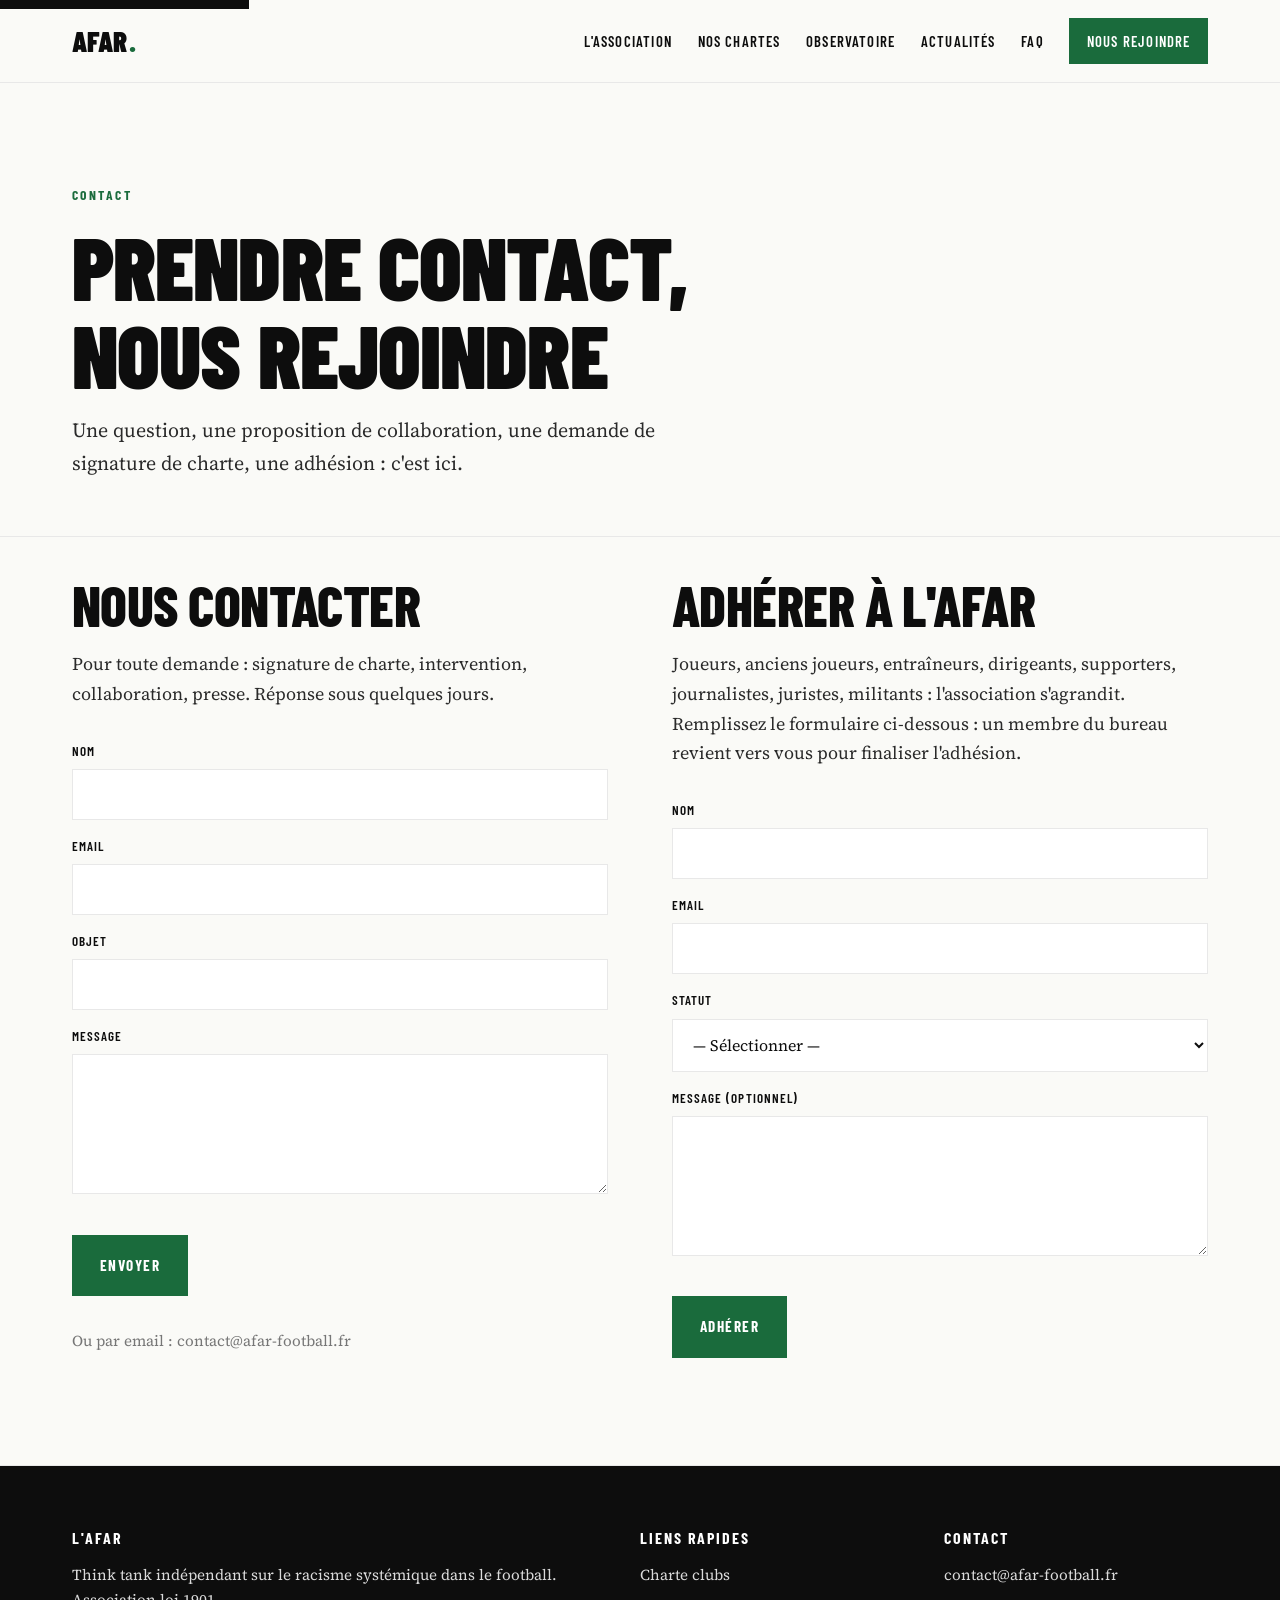
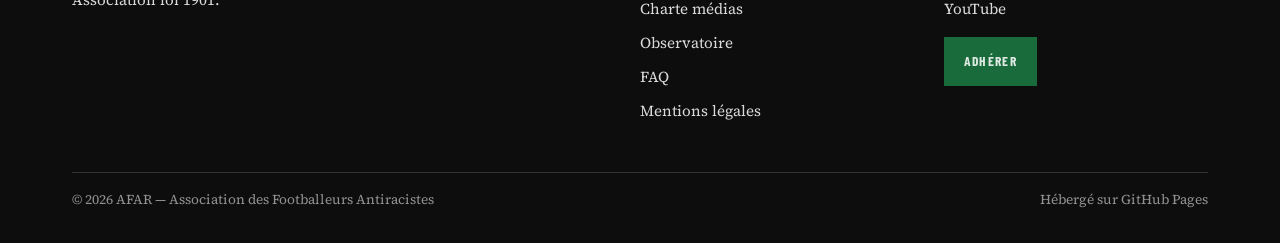
<file: contact.html>
<!DOCTYPE html>
<html lang="fr">
<head>
  <meta charset="UTF-8">
  <meta name="viewport" content="width=device-width, initial-scale=1.0">
  <title>Contact et adhésion — AFAR Antiracistes Football</title>
  <meta name="description" content="Prendre contact avec l'AFAR : signature de charte, adhésion, collaboration, presse. Engagement contre le racisme dans le football français.">
  <meta name="keywords" content="racisme football, antiracisme, antiraciste, AFAR, Association Footballeurs Antiracistes, insultes racistes, discriminations football, Vinicius, Lukaku, cris de singe, racisme dans le football français, lutte contre le racisme sport, observatoire racisme football">
  <meta name="author" content="AFAR — Association des Footballeurs Antiracistes">
  <meta name="robots" content="index, follow">
  <link rel="canonical" href="https://afar-football.fr/contact.html">

  <meta property="og:title" content="Contact et adhésion — AFAR Antiracistes Football">
  <meta property="og:description" content="Prendre contact avec l'AFAR : signature de charte, adhésion, collaboration, presse. Engagement contre le racisme dans le football français.">
  <meta property="og:type" content="website">
  <meta property="og:locale" content="fr_FR">
  <meta property="og:url" content="https://afar-football.fr/contact.html">
  <meta property="og:site_name" content="AFAR — Association des Footballeurs Antiracistes">
  <meta property="og:image" content="https://afar-football.fr/img/og-default.jpg">

  <meta name="twitter:card" content="summary_large_image">
  <meta name="twitter:title" content="Contact et adhésion — AFAR Antiracistes Football">
  <meta name="twitter:description" content="Prendre contact avec l'AFAR : signature de charte, adhésion, collaboration, presse. Engagement contre le racisme dans le football français.">
  <meta name="twitter:image" content="https://afar-football.fr/img/og-default.jpg">

  <link rel="preconnect" href="https://fonts.googleapis.com">
  <link rel="preconnect" href="https://fonts.gstatic.com" crossorigin>
  <link href="https://fonts.googleapis.com/css2?family=Barlow+Condensed:wght@600;700;800;900&family=Source+Serif+4:ital,wght@0,300;0,400;0,600;1,300;1,400&display=swap" rel="stylesheet">

  <style>
/* =========================================================
   AFAR — Association des Footballeurs Antiracistes
   Feuille de style principale
   ========================================================= */

/* --- Variables globales --- */
:root {
  /* Couleurs */
  --color-bg: #fafaf7;
  --color-bg-alt: #f5f5f5;
  --color-ink: #0d0d0d;
  --color-ink-soft: #2a2a2a;
  --color-muted: #767676;
  --color-line: #e8e8e8;
  --color-accent: #1a6b3c;          /* vert gazon profond — valeur v1 exacte */
  --color-accent-dark: #0f4526;
  --color-accent-light: #e8f5ee;
  --color-white: #ffffff;

  /* Typographies — alignées sur la v1 */
  --font-display: "Barlow Condensed", sans-serif;
  --font-serif: "Source Serif 4", Georgia, serif;
  --font-mono: "JetBrains Mono", ui-monospace, SFMono-Regular, monospace;

  /* Échelles */
  --max-width: 1200px;
  --max-width-read: 760px;
  --space-1: 0.5rem;
  --space-2: 1rem;
  --space-3: 2rem;
  --space-4: 2.5rem;
  --space-5: 4rem;
  --space-6: 6rem;
  --space-7: 8rem;

  /* Divers */
  --transition-fast: 160ms ease;
  --transition: 260ms cubic-bezier(.2,.7,.2,1);
  --radius-sm: 2px;
  --radius: 4px;
}

/* --- Reset doux --- */
*, *::before, *::after { box-sizing: border-box; }
html { scroll-behavior: smooth; -webkit-text-size-adjust: 100%; }
body {
  margin: 0;
  background: var(--color-bg);
  color: var(--color-ink);
  font-family: var(--font-serif);
  font-size: 18px;
  line-height: 1.65;
  font-weight: 400;
  -webkit-font-smoothing: antialiased;
  text-rendering: optimizeLegibility;
}
img, svg { display: block; max-width: 100%; height: auto; }
a { color: inherit; text-decoration: none; transition: color var(--transition-fast); }
a:hover { color: var(--color-accent); }
button { font: inherit; cursor: pointer; border: 0; background: none; color: inherit; }
ul, ol { padding-left: 1.2em; }
hr { border: 0; border-top: 1px solid var(--color-line); margin: var(--space-4) 0; }
main { display: block; }

/* --- Titres — réglages v1 exacts --- */
h1, h2, h3, h4 {
  font-family: var(--font-display);
  font-weight: 900;
  letter-spacing: -0.01em;
  line-height: 1;
  margin: 0 0 var(--space-2) 0;
  text-transform: uppercase;
}
h1 { font-size: clamp(2.8rem, 7vw, 5.5rem); font-weight: 900; }
h2 { font-size: clamp(2rem, 5vw, 3.5rem); font-weight: 800; }
h3 { font-size: clamp(1.4rem, 3vw, 2rem); font-weight: 700; }
h4 { font-size: 1.2rem; letter-spacing: 0.05em; font-weight: 700; }

p { margin: 0 0 var(--space-2) 0; }
p + p { margin-top: 0; }

.eyebrow {
  font-family: var(--font-display);
  font-weight: 700;
  text-transform: uppercase;
  letter-spacing: 0.18em;
  font-size: 0.85rem;
  color: var(--color-accent);
  margin-bottom: var(--space-2);
  display: inline-block;
}

/* --- Container --- */
.container {
  max-width: var(--max-width);
  margin: 0 auto;
  padding: 0 var(--space-3);
}
.container--narrow {
  max-width: var(--max-width-read);
  margin: 0 auto;
  padding: 0 var(--space-3);
}

/* =========================================================
   HEADER / NAVIGATION
   ========================================================= */
.site-header {
  position: sticky;
  top: 0;
  z-index: 100;
  background: var(--color-bg);
  border-bottom: 1px solid var(--color-line);
}
.site-header__inner {
  display: flex;
  align-items: center;
  justify-content: space-between;
  max-width: var(--max-width);
  margin: 0 auto;
  padding: 1.1rem var(--space-3);
}
.site-logo {
  font-family: var(--font-display);
  font-weight: 900;
  font-size: 1.8rem;
  letter-spacing: 0.005em;
  color: var(--color-ink);
  text-transform: uppercase;
  line-height: 1;
}
.site-logo::after {
  content: ".";
  color: var(--color-accent);
  margin-left: 1px;
}
.site-logo:hover { color: var(--color-ink); }

.main-nav { display: flex; align-items: center; gap: 1.6rem; }
.main-nav > ul {
  list-style: none;
  display: flex;
  gap: 1.6rem;
  padding: 0;
  margin: 0;
  align-items: center;
}
.main-nav a {
  font-family: var(--font-display);
  font-weight: 600;
  text-transform: uppercase;
  font-size: 0.92rem;
  letter-spacing: 0.08em;
  color: var(--color-ink);
  padding: 0.5rem 0;
  position: relative;
}
.main-nav a:hover { color: var(--color-accent); }
.main-nav .has-submenu { position: relative; }
.main-nav .submenu {
  display: none;
  position: absolute;
  top: 100%;
  left: 0;
  background: var(--color-white);
  border: 1px solid var(--color-line);
  min-width: 240px;
  padding: 0.6rem 0;
  list-style: none;
  margin: 0;
  box-shadow: 0 12px 32px rgba(0,0,0,.08);
}
.main-nav .has-submenu:hover .submenu,
.main-nav .has-submenu:focus-within .submenu { display: block; }
.main-nav .submenu li { display: block; }
.main-nav .submenu a {
  display: block;
  padding: 0.65rem 1.1rem;
  font-size: 0.82rem;
  letter-spacing: 0.06em;
}
.main-nav .submenu a:hover { background: var(--color-accent-light); color: var(--color-accent-dark); }

.btn-nav-cta {
  display: inline-block;
  background: var(--color-accent);
  color: var(--color-white) !important;
  padding: 0.7rem 1.1rem !important;
  font-family: var(--font-display);
  font-weight: 700;
  text-transform: uppercase;
  letter-spacing: 0.08em;
  font-size: 0.88rem;
  transition: background var(--transition-fast);
}
.btn-nav-cta:hover { background: var(--color-accent-dark); color: var(--color-white) !important; }

/* Burger mobile */
.burger {
  display: none;
  width: 42px;
  height: 42px;
  border: 1px solid var(--color-ink);
  align-items: center;
  justify-content: center;
  flex-direction: column;
  gap: 4px;
  background: transparent;
}
.burger span {
  display: block;
  width: 20px;
  height: 2px;
  background: var(--color-ink);
  transition: transform var(--transition), opacity var(--transition);
}
.burger.is-open span:nth-child(1) { transform: translateY(6px) rotate(45deg); }
.burger.is-open span:nth-child(2) { opacity: 0; }
.burger.is-open span:nth-child(3) { transform: translateY(-6px) rotate(-45deg); }

/* =========================================================
   BOUTONS
   ========================================================= */
.btn {
  display: inline-block;
  padding: 1rem 1.6rem;
  font-family: var(--font-display);
  font-weight: 700;
  text-transform: uppercase;
  letter-spacing: 0.1em;
  font-size: 0.95rem;
  border: 2px solid var(--color-ink);
  background: var(--color-ink);
  color: var(--color-white);
  transition: all var(--transition);
  cursor: pointer;
}
.btn:hover { background: var(--color-accent); border-color: var(--color-accent); color: var(--color-white); }
.btn--outline { background: transparent; color: var(--color-ink); }
.btn--outline:hover { background: var(--color-ink); color: var(--color-white); }
.btn--accent { background: var(--color-accent); border-color: var(--color-accent); }
.btn--accent:hover { background: var(--color-accent-dark); border-color: var(--color-accent-dark); color: var(--color-white); }
.btn--sm { padding: 0.7rem 1.1rem; font-size: 0.85rem; }

/* =========================================================
   HERO — copie pixel-pour-pixel de la v1
   ========================================================= */
.hero {
  background: var(--color-ink);
  color: var(--color-white);
  padding: var(--space-7) 0;
  position: relative;
  overflow: hidden;
  min-height: 80vh;
  display: flex;
  align-items: center;
}

.hero::before {
  content: '';
  position: absolute;
  inset: 0;
  background: repeating-linear-gradient(
    -45deg,
    transparent,
    transparent 40px,
    rgba(26, 107, 60, 0.04) 40px,
    rgba(26, 107, 60, 0.04) 41px
  );
}

.hero .container {
  position: relative;
  z-index: 2;
}

.hero-label {
  font-family: var(--font-display);
  font-size: 0.8rem;
  font-weight: 700;
  letter-spacing: 0.15em;
  text-transform: uppercase;
  color: var(--color-accent);
  margin-bottom: var(--space-2);
  display: block;
}

.hero h1 {
  color: var(--color-white);
  margin-bottom: var(--space-2);
  max-width: 900px;
}

.hero h1 em {
  font-style: normal;
  color: var(--color-accent);
}

.hero-subtitle {
  font-size: 1.2rem;
  font-weight: 300;
  color: rgba(255, 255, 255, 0.75);
  max-width: 600px;
  margin-bottom: var(--space-3);
  font-family: var(--font-serif);
}

.hero-actions {
  display: flex;
  gap: 1rem;
  flex-wrap: wrap;
}

.hero-img-placeholder {
  position: absolute;
  right: 0;
  top: 0;
  bottom: 0;
  width: 40%;
  background: var(--color-accent);
  opacity: 0.12;
  display: flex;
  align-items: center;
  justify-content: center;
  font-family: var(--font-display);
  font-size: 0.8rem;
  letter-spacing: 0.1em;
  text-transform: uppercase;
  color: var(--color-white);
}

/* Boutons adaptés au fond sombre du hero */
.hero .btn--accent {
  background: var(--color-accent);
  border-color: var(--color-accent);
  color: var(--color-white);
}
.hero .btn--accent:hover {
  background: var(--color-accent-dark);
  border-color: var(--color-accent-dark);
}
.hero .btn--outline {
  background: transparent;
  color: var(--color-white);
  border-color: var(--color-white);
}
.hero .btn--outline:hover {
  background: var(--color-white);
  color: var(--color-ink);
  border-color: var(--color-white);
}
/* =========================================================
   SECTIONS GÉNÉRIQUES
   ========================================================= */
.section {
  padding: var(--space-6) 0;
  border-bottom: 1px solid var(--color-line);
}
.section--dark {
  background: var(--color-ink);
  color: var(--color-white);
}
.section--dark h1, .section--dark h2, .section--dark h3 { color: var(--color-white); }
.section__header {
  max-width: var(--max-width-read);
  margin-bottom: var(--space-4);
}
.section__header p {
  font-size: 1.15rem;
  color: var(--color-ink-soft);
}

/* Lead paragraph */
.lead {
  font-size: 1.35rem;
  line-height: 1.5;
  color: var(--color-ink);
  margin-bottom: var(--space-3);
}

/* Prose text column */
.prose { max-width: var(--max-width-read); }
.prose p { font-size: 1.1rem; line-height: 1.7; margin-bottom: 1.2rem; }
.prose p:first-of-type::first-letter {
  font-family: var(--font-display);
  font-size: 3.6rem;
  float: left;
  line-height: 0.9;
  padding: 0.3rem 0.6rem 0 0;
  color: var(--color-accent);
}

/* =========================================================
   CHIFFRES CLÉS
   ========================================================= */
.stats {
  display: grid;
  grid-template-columns: repeat(4, 1fr);
  gap: 0;
  border-top: 1px solid var(--color-line);
  border-left: 1px solid var(--color-line);
  margin-top: var(--space-3);
}
.stat {
  border-right: 1px solid var(--color-line);
  border-bottom: 1px solid var(--color-line);
  padding: var(--space-4) var(--space-3);
  transition: background var(--transition);
}
.stat[role="link"]:hover, .stat a:hover { background: var(--color-accent-light); }
.stat__number {
  font-family: var(--font-display);
  font-weight: 900;
  font-size: clamp(2.8rem, 5vw, 4.2rem);
  line-height: 1;
  color: var(--color-accent);
  display: block;
  margin-bottom: 0.4rem;
}
.stat__label {
  font-size: 0.92rem;
  color: var(--color-ink-soft);
  line-height: 1.4;
}

/* =========================================================
   CARTES
   ========================================================= */
.cards {
  display: grid;
  grid-template-columns: repeat(3, 1fr);
  gap: var(--space-3);
}
.card {
  background: var(--color-white);
  border: 1px solid var(--color-line);
  padding: var(--space-3);
  transition: transform var(--transition), border-color var(--transition);
}
.card:hover {
  transform: translateY(-3px);
  border-color: var(--color-accent);
}
.card time {
  font-family: var(--font-display);
  font-weight: 700;
  font-size: 0.82rem;
  letter-spacing: 0.1em;
  color: var(--color-muted);
  text-transform: uppercase;
  display: block;
  margin-bottom: 0.5rem;
}
.card h3 { margin-bottom: 0.6rem; }
.card h3 a:hover { color: var(--color-accent); }
.card .source {
  font-size: 0.82rem;
  color: var(--color-muted);
  font-style: italic;
  margin-bottom: 0.6rem;
}
.card .extrait {
  font-size: 0.98rem;
  color: var(--color-ink-soft);
  margin-bottom: var(--space-2);
}
.card .lire-suite {
  font-family: var(--font-display);
  font-weight: 700;
  text-transform: uppercase;
  letter-spacing: 0.08em;
  font-size: 0.85rem;
  color: var(--color-accent);
}

/* Deux blocs charte */
.charte-duo {
  display: grid;
  grid-template-columns: 1fr 1fr;
  gap: var(--space-3);
}
.charte-block {
  padding: var(--space-4);
  background: var(--color-white);
  border: 1px solid var(--color-line);
  position: relative;
  overflow: hidden;
}
.charte-block::before {
  content: "";
  position: absolute;
  top: 0; left: 0;
  width: 6px; height: 100%;
  background: var(--color-accent);
}
.charte-block h3 { margin-bottom: 0.8rem; }
.charte-block p { margin-bottom: var(--space-3); color: var(--color-ink-soft); }

/* =========================================================
   BANNIÈRE CTA
   ========================================================= */
.cta-banner {
  background: var(--color-accent);
  color: var(--color-white);
  padding: var(--space-5) 0;
  text-align: center;
}
.cta-banner h2 { color: var(--color-white); margin-bottom: var(--space-2); }
.cta-banner p { font-size: 1.15rem; margin-bottom: var(--space-3); opacity: 0.9; max-width: 600px; margin-left: auto; margin-right: auto; }
.cta-banner .btn {
  background: var(--color-white);
  color: var(--color-accent);
  border-color: var(--color-white);
}
.cta-banner .btn:hover {
  background: var(--color-ink);
  color: var(--color-white);
  border-color: var(--color-ink);
}

/* =========================================================
   VALEURS / BLOCS ÉDITORIAUX
   ========================================================= */
.valeurs-grid {
  display: grid;
  grid-template-columns: repeat(2, 1fr);
  gap: 0;
  border-top: 1px solid var(--color-line);
  border-left: 1px solid var(--color-line);
}
.valeur {
  border-right: 1px solid var(--color-line);
  border-bottom: 1px solid var(--color-line);
  padding: var(--space-4) var(--space-3);
}
.valeur__num {
  font-family: var(--font-display);
  font-weight: 700;
  color: var(--color-accent);
  font-size: 1rem;
  letter-spacing: 0.14em;
  display: block;
  margin-bottom: 0.6rem;
}
.valeur h3 { margin-bottom: 1rem; }
.valeur p { color: var(--color-ink-soft); font-size: 1.02rem; }

/* =========================================================
   CHARTE — ENGAGEMENTS
   ========================================================= */
.engagements { margin-top: var(--space-4); }
.engagement {
  display: grid;
  grid-template-columns: 110px 1fr;
  gap: var(--space-3);
  padding: var(--space-4) 0;
  border-top: 1px solid var(--color-line);
}
.engagement:last-child { border-bottom: 1px solid var(--color-line); }
.engagement__num {
  font-family: var(--font-display);
  font-weight: 900;
  font-size: clamp(3rem, 6vw, 5rem);
  line-height: 0.9;
  color: var(--color-accent);
}
.engagement h3 { margin-bottom: var(--space-2); }
.engagement ul { padding-left: 1.1em; margin: var(--space-2) 0 0; }
.engagement li { margin-bottom: 0.5rem; color: var(--color-ink-soft); }
.engagement p { color: var(--color-ink-soft); }

/* Préambule encadré */
.preambule {
  background: var(--color-bg-alt);
  padding: var(--space-4);
  border-left: 4px solid var(--color-accent);
  margin: var(--space-4) 0;
  font-size: 1.05rem;
}

/* =========================================================
   ÉQUIPE — GRILLE DE PROFILS (anonymisée)
   ========================================================= */
.profils-grid {
  display: grid;
  grid-template-columns: repeat(4, 1fr);
  gap: 0;
  border-top: 1px solid var(--color-line);
  border-left: 1px solid var(--color-line);
  margin-top: var(--space-4);
}
.profil {
  border-right: 1px solid var(--color-line);
  border-bottom: 1px solid var(--color-line);
  padding: var(--space-3);
  min-height: 220px;
  display: flex;
  flex-direction: column;
  justify-content: space-between;
  transition: background var(--transition);
}
.profil:hover { background: var(--color-accent-light); }
.profil__num {
  font-family: var(--font-display);
  font-weight: 600;
  font-size: 0.85rem;
  color: var(--color-muted);
  letter-spacing: 0.14em;
}
.profil h3 {
  font-size: 1.3rem;
  margin: var(--space-2) 0;
  line-height: 1.05;
}
.profil p { font-size: 0.95rem; color: var(--color-ink-soft); margin: 0; }

/* =========================================================
   OBSERVATOIRE — COMPTEUR, COMITÉ, SOUTIENS
   ========================================================= */
.compteur {
  background: var(--color-ink);
  color: var(--color-white);
  padding: var(--space-5) var(--space-4);
  text-align: center;
  cursor: pointer;
  transition: background var(--transition);
  display: block;
}
.compteur:hover { background: var(--color-accent-dark); color: var(--color-white); }
.compteur__chiffre {
  font-family: var(--font-display);
  font-weight: 900;
  font-size: clamp(5rem, 14vw, 12rem);
  line-height: 0.9;
  color: var(--color-accent);
  display: block;
  margin-bottom: 1rem;
}
.compteur__chiffre.is-placeholder {
  /* Quand le compteur est vide, on dégrade gracieusement en gardant l'emplacement
     mais sans afficher un trait fin perdu dans le bloc noir. */
  font-size: clamp(2.5rem, 6vw, 4rem);
  letter-spacing: 0.4em;
  color: var(--color-muted);
  text-indent: 0.4em; /* compensation du letter-spacing pour rester centré */
}
.compteur__label {
  font-family: var(--font-display);
  font-weight: 700;
  text-transform: uppercase;
  letter-spacing: 0.12em;
  font-size: 1rem;
  max-width: 640px;
  margin: 0 auto;
  line-height: 1.4;
}
.compteur__note {
  font-family: var(--font-serif);
  font-size: 0.85rem;
  text-transform: none;
  letter-spacing: 0;
  color: var(--color-muted);
  margin-top: var(--space-2);
  font-style: italic;
}

.duo-grid {
  display: grid;
  grid-template-columns: 1fr 1fr;
  gap: var(--space-5);
}
.logo-grid {
  display: grid;
  grid-template-columns: repeat(4, 1fr);
  gap: var(--space-2);
  margin-top: var(--space-3);
}
.logo-placeholder {
  aspect-ratio: 3 / 2;
  border: 1px dashed var(--color-line);
  display: flex;
  align-items: center;
  justify-content: center;
  font-size: 0.78rem;
  color: var(--color-muted);
  letter-spacing: 0.06em;
  text-transform: uppercase;
  font-family: var(--font-display);
  font-weight: 600;
  background: var(--color-white);
}

/* Citations de soutien */
.citations-grid {
  display: grid;
  grid-template-columns: repeat(3, 1fr);
  gap: var(--space-3);
  margin-top: var(--space-3);
}
.citation {
  padding: var(--space-3);
  background: var(--color-bg-alt);
  border-left: 4px solid var(--color-accent);
}
.citation blockquote {
  margin: 0 0 var(--space-2) 0;
  font-family: var(--font-serif);
  font-size: 1.15rem;
  font-style: italic;
  line-height: 1.45;
  color: var(--color-ink);
}
.citation blockquote::before { content: "« "; color: var(--color-accent); }
.citation blockquote::after { content: " »"; color: var(--color-accent); }
.citation cite {
  font-family: var(--font-display);
  font-weight: 700;
  font-style: normal;
  text-transform: uppercase;
  letter-spacing: 0.1em;
  font-size: 0.82rem;
  color: var(--color-muted);
}

/* Événements */
.evenements-grid {
  display: grid;
  grid-template-columns: 1fr 1fr;
  gap: var(--space-5);
  margin-top: var(--space-3);
}
.evenement-col h3 { margin-bottom: var(--space-3); border-bottom: 2px solid var(--color-accent); padding-bottom: 0.5rem; }
.evenement {
  padding: var(--space-2) 0;
  border-bottom: 1px solid var(--color-line);
}
.evenement time {
  font-family: var(--font-display);
  font-weight: 700;
  text-transform: uppercase;
  letter-spacing: 0.1em;
  font-size: 0.85rem;
  color: var(--color-accent);
  display: block;
  margin-bottom: 0.3rem;
}
.evenement h4 { text-transform: none; font-family: var(--font-serif); font-weight: 600; font-size: 1.05rem; margin-bottom: 0.3rem; }
.evenement p { font-size: 0.92rem; color: var(--color-ink-soft); margin: 0; }

/* =========================================================
   FORMULAIRES
   ========================================================= */
.form {
  max-width: var(--max-width-read);
  margin: 0;
}
.form__row { margin-bottom: var(--space-2); }
.form__row--duo { display: grid; grid-template-columns: 1fr 1fr; gap: var(--space-2); margin-bottom: var(--space-2); }
.form label {
  display: block;
  font-family: var(--font-display);
  font-weight: 600;
  text-transform: uppercase;
  letter-spacing: 0.08em;
  font-size: 0.82rem;
  margin-bottom: 0.4rem;
  color: var(--color-ink);
}
.form input[type="text"],
.form input[type="email"],
.form input[type="date"],
.form select,
.form textarea {
  width: 100%;
  padding: 0.85rem 1rem;
  background: var(--color-white);
  border: 1px solid var(--color-line);
  font-family: var(--font-serif);
  font-size: 1rem;
  color: var(--color-ink);
  transition: border-color var(--transition-fast);
}
.form input:focus, .form select:focus, .form textarea:focus {
  outline: 2px solid var(--color-accent);
  outline-offset: 1px;
  border-color: var(--color-accent);
}
.form textarea { min-height: 140px; resize: vertical; }
.form button[type="submit"] { margin-top: var(--space-2); }
.form .note {
  font-size: 0.88rem;
  color: var(--color-muted);
  font-style: italic;
  border-left: 3px solid var(--color-accent);
  padding-left: 1rem;
  margin-bottom: var(--space-3);
}
.form .honeypot { display: none !important; }

/* FAQ accordéon */
.faq-list { max-width: var(--max-width-read); margin-top: var(--space-3); }
.faq-item { border-top: 1px solid var(--color-ink); }
.faq-item:last-child { border-bottom: 1px solid var(--color-ink); }
.faq-question {
  width: 100%;
  text-align: left;
  padding: var(--space-3) 0;
  display: flex;
  justify-content: space-between;
  align-items: center;
  gap: var(--space-2);
  font-family: var(--font-display);
  font-weight: 800;
  text-transform: uppercase;
  letter-spacing: 0.04em;
  font-size: 1.1rem;
  color: var(--color-ink);
  transition: color var(--transition);
}
.faq-question:hover { color: var(--color-accent); }
.faq-question .plus {
  font-size: 1.6rem;
  color: var(--color-accent);
  transition: transform var(--transition);
  flex-shrink: 0;
}
.faq-item.is-open .plus { transform: rotate(45deg); }
.faq-answer {
  max-height: 0;
  overflow: hidden;
  transition: max-height var(--transition);
}
.faq-answer__inner {
  padding: 0 0 var(--space-3);
  font-size: 1.05rem;
  color: var(--color-ink-soft);
  line-height: 1.65;
}

/* Bloc YouTube */
.youtube-block {
  background: var(--color-ink);
  color: var(--color-white);
  padding: var(--space-4);
  display: flex;
  justify-content: space-between;
  align-items: center;
  gap: var(--space-3);
  margin-bottom: var(--space-5);
  flex-wrap: wrap;
}
.youtube-block__text h3 { color: var(--color-white); margin-bottom: 0.4rem; }
.youtube-block__text p { margin: 0; color: rgba(255,255,255,0.75); font-size: 1rem; }

/* Loading / erreur flux */
.feed-state {
  padding: var(--space-3);
  text-align: center;
  color: var(--color-muted);
  font-style: italic;
  background: var(--color-bg-alt);
  grid-column: 1 / -1;
}

/* =========================================================
   FOOTER
   ========================================================= */
.site-footer {
  background: var(--color-ink);
  color: rgba(255,255,255,0.85);
  padding: var(--space-5) 0 var(--space-3);
  font-size: 0.95rem;
}
.site-footer a { color: rgba(255,255,255,0.85); }
.site-footer a:hover { color: var(--color-accent); }
.site-footer h4 {
  color: var(--color-white);
  margin-bottom: var(--space-2);
  font-size: 1rem;
  letter-spacing: 0.12em;
}
.footer-grid {
  display: grid;
  grid-template-columns: 2fr 1fr 1fr;
  gap: var(--space-4);
  margin-bottom: var(--space-4);
}
.footer-grid ul { list-style: none; padding: 0; margin: 0; }
.footer-grid li { margin-bottom: 0.55rem; }
.footer-bottom {
  border-top: 1px solid rgba(255,255,255,0.15);
  padding-top: var(--space-2);
  display: flex;
  justify-content: space-between;
  align-items: center;
  font-size: 0.85rem;
  color: rgba(255,255,255,0.55);
  flex-wrap: wrap;
  gap: 0.5rem;
}
.social-links { display: flex; gap: 0.8rem; margin-top: var(--space-2); }
.social-links a {
  font-family: var(--font-display);
  font-weight: 700;
  text-transform: uppercase;
  letter-spacing: 0.08em;
  font-size: 0.82rem;
  padding: 0.5rem 0.9rem;
  border: 1px solid rgba(255,255,255,0.3);
  transition: all var(--transition-fast);
}
.social-links a:hover { background: var(--color-accent); border-color: var(--color-accent); color: var(--color-white); }

/* =========================================================
   PAGE TITRE (header de page intérieure)
   ========================================================= */
.page-header {
  padding: var(--space-6) 0 var(--space-4);
  border-bottom: 1px solid var(--color-line);
}
.page-header__inner { max-width: var(--max-width-read); }
.page-header h1 { margin-bottom: var(--space-2); }
.page-header p.subtitle {
  font-size: 1.25rem;
  color: var(--color-ink-soft);
  max-width: 640px;
}

/* Navigation de bas de page (fil d'Ariane interne) */
.page-nav {
  display: flex;
  gap: var(--space-3);
  padding: var(--space-3) 0;
  font-family: var(--font-display);
  font-weight: 600;
  text-transform: uppercase;
  letter-spacing: 0.08em;
  font-size: 0.85rem;
  border-top: 1px solid var(--color-line);
  flex-wrap: wrap;
}
.page-nav a { color: var(--color-accent); }
.page-nav a:hover { color: var(--color-ink); }

/* =========================================================
   FADE-IN SCROLL
   ========================================================= */
.fade-in {
  opacity: 0;
  transform: translateY(20px);
  transition: opacity 600ms ease, transform 600ms ease;
}
.fade-in.is-visible {
  opacity: 1;
  transform: translateY(0);
}

/* =========================================================
   UTILITAIRES
   ========================================================= */
.text-center { text-align: center; }
.mb-0 { margin-bottom: 0 !important; }
.mt-0 { margin-top: 0 !important; }
.visually-hidden {
  position: absolute;
  width: 1px; height: 1px;
  padding: 0; margin: -1px;
  overflow: hidden; clip: rect(0,0,0,0);
  white-space: nowrap; border: 0;
}
.sr-skip {
  position: absolute;
  top: -40px;
  left: 0;
  background: var(--color-ink);
  color: var(--color-white);
  padding: 0.6rem 1rem;
  z-index: 200;
  transition: top var(--transition);
}
.sr-skip:focus { top: 0; }


/* === RESPONSIVE === */

/* =========================================================
   AFAR — Responsive
   ========================================================= */

/* ----- Tablette ----- */
@media (max-width: 960px) {
  body { font-size: 17px; }

  .hero__grid { grid-template-columns: 1fr; gap: var(--space-4); }
  .hero__placeholder { aspect-ratio: 16 / 9; }

  .stats { grid-template-columns: repeat(2, 1fr); }
  .cards { grid-template-columns: repeat(2, 1fr); }
  .charte-duo { grid-template-columns: 1fr; }

  .valeurs-grid { grid-template-columns: 1fr; }
  .profils-grid { grid-template-columns: repeat(2, 1fr); }

  .duo-grid { grid-template-columns: 1fr; gap: var(--space-4); }
  .logo-grid { grid-template-columns: repeat(3, 1fr); }
  .citations-grid { grid-template-columns: 1fr 1fr; }
  .evenements-grid { grid-template-columns: 1fr; gap: var(--space-4); }

  .footer-grid { grid-template-columns: 1fr 1fr; }

  .engagement { grid-template-columns: 80px 1fr; gap: var(--space-2); }
  .engagement__num { font-size: 3rem; }
}

/* ----- Mobile ----- */
@media (max-width: 640px) {
  :root {
    --space-5: 3rem;
    --space-6: 4rem;
    --space-7: 5rem;
  }
  body { font-size: 16px; }

  /* Navigation mobile */
  .burger { display: flex; }
  .main-nav {
    position: fixed;
    top: 63px;
    left: 0; right: 0;
    background: var(--color-bg);
    border-top: 1px solid var(--color-line);
    height: calc(100vh - 63px);
    max-height: 0;
    overflow: hidden;
    transition: max-height var(--transition);
    flex-direction: column;
    align-items: stretch;
    gap: 0;
    padding: 0;
  }
  .main-nav.is-open {
    max-height: calc(100vh - 63px);
    overflow-y: auto;
    padding: var(--space-2) 0;
  }
  .main-nav > ul {
    flex-direction: column;
    gap: 0;
    width: 100%;
  }
  .main-nav > ul > li {
    width: 100%;
    border-bottom: 1px solid var(--color-line);
  }
  .main-nav a {
    display: block;
    padding: 1rem var(--space-3);
    font-size: 1rem;
  }
  .main-nav .submenu {
    display: block;
    position: static;
    background: var(--color-bg-alt);
    border: 0;
    box-shadow: none;
    min-width: 0;
    padding: 0;
  }
  .main-nav .submenu a {
    padding: 0.75rem var(--space-3) 0.75rem var(--space-4);
    font-size: 0.88rem;
  }
  .btn-nav-cta {
    margin: var(--space-2) var(--space-3) !important;
    display: block !important;
    text-align: center;
  }

  .hero { padding: var(--space-5) 0 var(--space-4); }
  .hero__ctas { flex-direction: column; align-items: stretch; }
  .hero__ctas .btn { text-align: center; }

  .stats { grid-template-columns: 1fr; }
  .cards { grid-template-columns: 1fr; }
  .profils-grid { grid-template-columns: 1fr; }
  .logo-grid { grid-template-columns: repeat(2, 1fr); }
  .citations-grid { grid-template-columns: 1fr; }

  .footer-grid { grid-template-columns: 1fr; gap: var(--space-3); }
  .footer-bottom { flex-direction: column; align-items: flex-start; }

  .engagement { grid-template-columns: 60px 1fr; }
  .engagement__num { font-size: 2.4rem; }

  .section { padding: var(--space-5) 0; }
  .prose p:first-of-type::first-letter { font-size: 2.8rem; }

  .form__row--duo { grid-template-columns: 1fr; }

  .youtube-block { flex-direction: column; align-items: flex-start; text-align: left; }
}

/* ----- Très petit écran ----- */
@media (max-width: 400px) {
  .container, .container--narrow { padding: 0 var(--space-2); }
}

/* ----- Préfère les animations réduites ----- */
@media (prefers-reduced-motion: reduce) {
  *, *::before, *::after {
    animation-duration: 0.01ms !important;
    animation-iteration-count: 1 !important;
    transition-duration: 0.01ms !important;
    scroll-behavior: auto !important;
  }
  .fade-in { opacity: 1; transform: none; }
}

  </style>
</head>
<body>
<a class="sr-skip" href="#main">Aller au contenu principal</a>

<header class="site-header">
  <div class="site-header__inner">
    <a href="index.html" class="site-logo" aria-label="AFAR — retour à l'accueil">AFAR</a>
    <button class="burger" aria-label="Ouvrir le menu" aria-expanded="false" aria-controls="main-nav">
      <span></span><span></span><span></span>
    </button>
    <nav class="main-nav" id="main-nav" aria-label="Navigation principale">
      <ul>
        <li class="has-submenu">
          <a href="qui-sommes-nous.html">L'association</a>
          <ul class="submenu">
            <li><a href="qui-sommes-nous.html">Qui sommes-nous</a></li>
            <li><a href="nos-valeurs.html">Nos valeurs</a></li>
            <li><a href="notre-equipe.html">Notre équipe</a></li>
          </ul>
        </li>
        <li class="has-submenu">
          <a href="charte-clubs.html">Nos chartes</a>
          <ul class="submenu">
            <li><a href="charte-clubs.html">Charte clubs</a></li>
            <li><a href="charte-medias.html">Charte médias</a></li>
            <li><a href="signataires.html">Signataires</a></li>
          </ul>
        </li>
        <li><a href="observatoire.html">Observatoire</a></li>
        <li><a href="actualites.html">Actualités</a></li>
        <li><a href="faq.html">FAQ</a></li>
        <li><a href="contact.html" class="btn-nav-cta">Nous rejoindre</a></li>
      </ul>
    </nav>
  </div>
</header>

<main id="main">

  <section class="page-header">
    <div class="container">
      <div class="page-header__inner fade-in">
        <span class="eyebrow">Contact</span>
        <h1>Prendre contact, nous rejoindre</h1>
        <p class="subtitle">Une question, une proposition de collaboration, une demande de signature de charte, une adhésion : c'est ici.</p>
      </div>
    </div>
  </section>

  <section class="section" style="padding-top: var(--space-4);">
    <div class="container">
      <div class="duo-grid">

        <!-- CONTACT -->
        <div class="fade-in">
          <h2>Nous contacter</h2>
          <p style="color: var(--color-ink-soft); margin-bottom: var(--space-3);">Pour toute demande : signature de charte, intervention, collaboration, presse. Réponse sous quelques jours.</p>

          <form class="form" action="https://formspree.io/f/xbdqzbvy" method="POST">
            <input type="hidden" name="_subject" value="Message contact — AFAR">
            <input type="hidden" name="_next" value="merci.html">
            <input type="text" name="_gotcha" class="honeypot" tabindex="-1" autocomplete="off">

            <div class="form__row">
              <label for="c-nom">Nom</label>
              <input type="text" id="c-nom" name="nom" required>
            </div>
            <div class="form__row">
              <label for="c-email">Email</label>
              <input type="email" id="c-email" name="email" required>
            </div>
            <div class="form__row">
              <label for="c-objet">Objet</label>
              <input type="text" id="c-objet" name="objet">
            </div>
            <div class="form__row">
              <label for="c-message">Message</label>
              <textarea id="c-message" name="message" required></textarea>
            </div>

            <button type="submit" class="btn btn--accent">Envoyer</button>
          </form>

          <p style="margin-top: var(--space-3); color: var(--color-muted); font-size: 0.95rem;">Ou par email : <a href="mailto:contact@afar-football.fr">contact@afar-football.fr</a></p>
        </div>

        <!-- ADHÉSION -->
        <div class="fade-in">
          <h2>Adhérer à l'AFAR</h2>
          <p style="color: var(--color-ink-soft); margin-bottom: var(--space-3);">Joueurs, anciens joueurs, entraîneurs, dirigeants, supporters, journalistes, juristes, militants : l'association s'agrandit. Remplissez le formulaire ci-dessous : un membre du bureau revient vers vous pour finaliser l'adhésion.</p>

          <form class="form" action="https://formspree.io/f/xbdqzbvy" method="POST">
            <input type="hidden" name="_subject" value="Demande d'adhésion — AFAR">
            <input type="hidden" name="_next" value="merci.html">
            <input type="text" name="_gotcha" class="honeypot" tabindex="-1" autocomplete="off">

            <div class="form__row">
              <label for="a-nom">Nom</label>
              <input type="text" id="a-nom" name="nom" required>
            </div>
            <div class="form__row">
              <label for="a-email">Email</label>
              <input type="email" id="a-email" name="email" required>
            </div>
            <div class="form__row">
              <label for="a-statut">Statut</label>
              <select id="a-statut" name="statut" required>
                <option value="">— Sélectionner —</option>
                <option>Joueur / joueuse</option>
                <option>Ancien joueur / ancienne joueuse</option>
                <option>Entraîneur / entraîneuse</option>
                <option>Supporter</option>
                <option>Journaliste</option>
                <option>Juriste</option>
                <option>Chercheur / chercheuse</option>
                <option>Autre</option>
              </select>
            </div>
            <div class="form__row">
              <label for="a-message">Message (optionnel)</label>
              <textarea id="a-message" name="message"></textarea>
            </div>

            <button type="submit" class="btn btn--accent">Adhérer</button>
          </form>
        </div>

      </div>
    </div>
  </section>

</main>
<footer class="site-footer">
  <div class="container">
    <div class="footer-grid">
      <div>
        <h4>L'AFAR</h4>
        <p>Think tank indépendant sur le racisme systémique dans le football. Association loi 1901.</p>
      </div>
      <div>
        <h4>Liens rapides</h4>
        <ul>
          <li><a href="charte-clubs.html">Charte clubs</a></li>
          <li><a href="charte-medias.html">Charte médias</a></li>
          <li><a href="observatoire.html">Observatoire</a></li>
          <li><a href="faq.html">FAQ</a></li>
          <li><a href="mentions-legales.html">Mentions légales</a></li>
        </ul>
      </div>
      <div>
        <h4>Contact</h4>
        <ul>
          <li><a href="mailto:contact@afar-football.fr">contact@afar-football.fr</a></li>
          <li><a href="https://youtube.com/@AFAR-Football" target="_blank" rel="noopener">YouTube</a></li>
        </ul>
        <p style="margin-top: 1rem;"><a href="contact.html" class="btn btn--sm btn--accent">Adhérer</a></p>
      </div>
    </div>
    <div class="footer-bottom">
      <span>© 2026 AFAR — Association des Footballeurs Antiracistes</span>
      <span>Hébergé sur GitHub Pages</span>
    </div>
  </div>
</footer>

  <script>
/* =========================================================
   AFAR — Script principal
   Navigation mobile, accordéon FAQ, animations scroll,
   compteur observatoire, flux RSS Google Alerts.
   ========================================================= */

/* -----------------------------------------------------------
   CONFIGURATION
   ----------------------------------------------------------- */

/* MODE COMPTEUR
   - "auto" : le compteur est calculé à partir du flux RSS (recommandé)
   - "manuel" : le compteur affiche la valeur ci-dessous (forcer si besoin)
   - "off"   : affiche le placeholder "• • •" en attendant
*/
const AFAR_COMPTEUR_MODE = "auto";

/* Valeur manuelle utilisée uniquement si AFAR_COMPTEUR_MODE === "manuel" */
const AFAR_COMPTEUR_INCIDENTS = null;

/* Date de départ du compteur (au format ISO).
   Tout article publié AVANT cette date est ignoré. */
const AFAR_COMPTEUR_DEPUIS = "2026-01-01";

/* Veille médiatique.
   Les articles sont collectés toutes les 3 heures par GitHub (Actions > « Veille médiatique »)
   et enregistrés dans data/veille.json. Sources, recherches et mots-clés :
   data/veille-config.json (modifiable sur GitHub).
*/
const AFAR_VEILLE_URL = "data/veille.json";
const AFAR_RSS_FEEDS = {
  incidents: AFAR_VEILLE_URL + "#incidents",
  mentions:  AFAR_VEILLE_URL + "#mentions"
};

/* Liste de secours : la liste de référence est dans data/veille-config.json.
   Mots-clés pour filtrer les incidents racistes UNIQUEMENT
   (le flux global capture aussi sexisme et discrimination, mais le compteur de la
   page d'accueil et de l'observatoire ne compte QUE les actes racistes).
   La vérification est faite dans le titre + le résumé. */
const AFAR_MOTS_RACISME = [
  "racis", "racial", "raciaux", "négrophob", "négritude",
  "cri de singe", "cris de singe", "banane", "bananes",
  "antiracis", "couleur de peau", "discrimination racial"
];

/* Proxy RSS → JSON (RSS2JSON — plan gratuit, 10 000 req/jour). */
const RSS2JSON_ENDPOINT = "https://api.rss2json.com/v1/api.json?rss_url=";

/* Clé API rss2json (optionnelle).
   Si vous avez créé un compte gratuit sur https://rss2json.com,
   collez votre clé ici pour des résultats plus stables (10 000 req/jour).
   Sans clé, on bascule automatiquement sur le proxy de secours. */
const RSS2JSON_KEY = "";

/* Proxies CORS de fallback — testés dans l'ordre, le premier qui répond gagne. */
const CORS_PROXIES = [
  "https://api.allorigins.win/raw?url=",
  "https://corsproxy.io/?",
  "https://api.codetabs.com/v1/proxy?quest="
];

/* Cache client (TTL 30 min). */
const RSS_CACHE_TTL = 30 * 60 * 1000;

/* -----------------------------------------------------------
   1. Navigation mobile (hamburger)
   ----------------------------------------------------------- */
function initNavMobile() {
  const burger = document.querySelector(".burger");
  const nav = document.querySelector(".main-nav");
  if (!burger || !nav) return;

  burger.addEventListener("click", () => {
    const isOpen = nav.classList.toggle("is-open");
    burger.classList.toggle("is-open", isOpen);
    burger.setAttribute("aria-expanded", isOpen ? "true" : "false");
  });

  // Fermer la nav quand on clique sur un lien
  nav.querySelectorAll("a").forEach(link => {
    link.addEventListener("click", () => {
      nav.classList.remove("is-open");
      burger.classList.remove("is-open");
      burger.setAttribute("aria-expanded", "false");
    });
  });
}

/* -----------------------------------------------------------
   2. Accordéon FAQ
   ----------------------------------------------------------- */
function initFaq() {
  const items = document.querySelectorAll(".faq-item");
  items.forEach(item => {
    const btn = item.querySelector(".faq-question");
    const answer = item.querySelector(".faq-answer");
    if (!btn || !answer) return;

    btn.setAttribute("aria-expanded", "false");
    btn.addEventListener("click", () => {
      const isOpen = item.classList.toggle("is-open");
      btn.setAttribute("aria-expanded", isOpen ? "true" : "false");
      answer.style.maxHeight = isOpen ? answer.scrollHeight + "px" : "0";
    });
  });
}

/* -----------------------------------------------------------
   3. Fade-in au scroll (IntersectionObserver)
   ----------------------------------------------------------- */
function initFadeIn() {
  const nodes = document.querySelectorAll(".fade-in");
  if (!("IntersectionObserver" in window) || nodes.length === 0) {
    nodes.forEach(n => n.classList.add("is-visible"));
    return;
  }
  const obs = new IntersectionObserver((entries) => {
    entries.forEach(entry => {
      if (entry.isIntersecting) {
        entry.target.classList.add("is-visible");
        obs.unobserve(entry.target);
      }
    });
  }, { threshold: 0.12, rootMargin: "0px 0px -60px 0px" });
  nodes.forEach(n => obs.observe(n));
}

/* -----------------------------------------------------------
   4. Compteur incidents observatoire
   ----------------------------------------------------------- */

/* Affiche une valeur (numérique) ou le placeholder. */
function afficherCompteur(valeur, noteText) {
  const nodes = document.querySelectorAll("[data-compteur]");
  const isPlaceholder = (valeur === null || valeur === undefined);
  nodes.forEach(node => {
    if (isPlaceholder) {
      node.textContent = "• • •";
      node.classList.add("is-placeholder");
    } else {
      node.textContent = new Intl.NumberFormat("fr-FR").format(valeur);
      node.classList.remove("is-placeholder");
    }
  });

  const notes = document.querySelectorAll("[data-compteur-note]");
  notes.forEach(n => {
    if (noteText) {
      n.textContent = noteText;
      n.style.display = "block";
    } else {
      n.style.display = "none";
    }
  });
}

/* Filtre : un article relève-t-il du racisme ? */
function estIncidentRaciste(item) {
  if (typeof item.raciste === "boolean") return item.raciste; // calculé par la veille
  const haystack = ((item.title || "") + " " + (item.description || "")).toLowerCase();
  return AFAR_MOTS_RACISME.some(kw => haystack.includes(kw.toLowerCase()));
}

/* Filtre : article publié depuis la date de départ ? */
function estApresDateDepart(item) {
  if (!item.pubDate) return false;
  const d = new Date(item.pubDate);
  if (isNaN(d)) return false;
  return d >= new Date(AFAR_COMPTEUR_DEPUIS);
}

/* Dédoublonnage approximatif par similarité de titre (Jaccard sur les mots significatifs).
   Deux articles dont les titres partagent ≥ 60 % de mots significatifs sont considérés
   comme couvrant le même incident. */
function motsSignificatifs(titre) {
  const stopWords = new Set([
    "le","la","les","un","une","des","du","de","d","l","et","ou","à","a","au","aux",
    "en","dans","par","pour","sur","sous","vers","avec","sans","ce","cet","cette",
    "ces","son","sa","ses","leur","leurs","mon","ma","mes","est","sont","être","été",
    "qui","que","quoi","dont","où","ne","pas","plus","si","mais","car","donc","or",
    "que","quel","quelle"
  ]);
  return new Set(
    (titre || "").toLowerCase()
      .replace(/[^\w\sàâäéèêëîïôöùûüÿç-]/g, " ")
      .split(/\s+/)
      .filter(w => w.length > 3 && !stopWords.has(w))
  );
}

function tauxSimilarite(t1, t2) {
  const s1 = motsSignificatifs(t1);
  const s2 = motsSignificatifs(t2);
  if (s1.size === 0 || s2.size === 0) return 0;
  let inter = 0;
  s1.forEach(w => { if (s2.has(w)) inter++; });
  const union = s1.size + s2.size - inter;
  return union === 0 ? 0 : inter / union;
}

function dedoublonnerIncidents(items) {
  const result = [];
  for (const item of items) {
    const isDuplicate = result.some(kept => tauxSimilarite(item.title, kept.title) >= 0.6);
    if (!isDuplicate) result.push(item);
  }
  return result;
}

/* Compteur — orchestration complète */
async function initCompteur() {
  const nodes = document.querySelectorAll("[data-compteur]");
  if (nodes.length === 0) return;

  // Mode off
  if (AFAR_COMPTEUR_MODE === "off") {
    afficherCompteur(null, "Compteur en cours d'initialisation.");
    return;
  }

  // Mode manuel
  if (AFAR_COMPTEUR_MODE === "manuel") {
    afficherCompteur(AFAR_COMPTEUR_INCIDENTS, null);
    return;
  }

  // Mode auto — pas de flux configuré : placeholder
  if (!AFAR_RSS_FEEDS.incidents) {
    afficherCompteur(null, "Compteur en cours d'initialisation.");
    return;
  }

  // Affiche un état intermédiaire pendant le chargement
  afficherCompteur(null, "Calcul en cours…");

  try {
    const items = await fetchFeed(AFAR_RSS_FEEDS.incidents);
    const filtres = items
      .filter(estApresDateDepart)
      .filter(estIncidentRaciste);
    const uniques = dedoublonnerIncidents(filtres);
    const total = uniques.length;
    const dateDepart = new Date(AFAR_COMPTEUR_DEPUIS).toLocaleDateString("fr-FR", {
      day: "numeric", month: "long", year: "numeric"
    });
    afficherCompteur(total, `Estimation issue de la veille médiatique automatisée depuis le ${dateDepart}. Mise à jour en continu.`);
  } catch (err) {
    afficherCompteur(null, "Compteur indisponible — veille en cours d'actualisation.");
  }
}

/* -----------------------------------------------------------
   5. Flux RSS Google Alerts
   ----------------------------------------------------------- */

/* Cache via sessionStorage */
function cacheGet(key) {
  try {
    const raw = sessionStorage.getItem(key);
    if (!raw) return null;
    const data = JSON.parse(raw);
    if (Date.now() - data.timestamp > RSS_CACHE_TTL) return null;
    return data.items;
  } catch { return null; }
}
function cacheSet(key, items) {
  try {
    sessionStorage.setItem(key, JSON.stringify({ timestamp: Date.now(), items }));
  } catch {}
}

/* Parsing d'un flux Atom/RSS au format XML brut (DOMParser natif).
   Compatible avec les flux Google Alerts (Atom) et la plupart des flux RSS 2.0. */
function parseFeedXml(xmlText) {
  const parser = new DOMParser();
  const doc = parser.parseFromString(xmlText, "application/xml");

  // Erreur de parsing ?
  if (doc.querySelector("parsererror")) return [];

  // Format Atom (Google Alerts) — utilise <entry>
  let entries = Array.from(doc.querySelectorAll("entry"));
  if (entries.length > 0) {
    return entries.map(entry => {
      const titleEl = entry.querySelector("title");
      const linkEl = entry.querySelector("link[href]");
      const contentEl = entry.querySelector("content") || entry.querySelector("summary");
      const pubEl = entry.querySelector("published") || entry.querySelector("updated");
      const link = linkEl ? linkEl.getAttribute("href") : "#";
      // Google Alerts encapsule l'URL réelle dans un paramètre "url=" du redirect
      let realLink = link;
      try {
        const u = new URL(link);
        const innerUrl = u.searchParams.get("url");
        if (innerUrl) realLink = innerUrl;
      } catch (e) { /* ignore */ }
      return {
        title: titleEl ? stripHtml(titleEl.textContent) : "Sans titre",
        link: realLink,
        description: contentEl ? stripHtml(contentEl.textContent).slice(0, 200) : "",
        pubDate: pubEl ? pubEl.textContent : null,
        source: extractSource(realLink)
      };
    });
  }

  // Format RSS 2.0 — utilise <item>
  entries = Array.from(doc.querySelectorAll("item"));
  return entries.map(item => {
    const get = (sel) => {
      const el = item.querySelector(sel);
      return el ? el.textContent : "";
    };
    return {
      title: stripHtml(get("title")) || "Sans titre",
      link: get("link") || "#",
      description: stripHtml(get("description")).slice(0, 200),
      pubDate: get("pubDate"),
      source: extractSource(get("link"))
    };
  });
}

/* Récupérer et parser un flux — stratégie multi-fallback. */
/* Lecture de la veille collectée par GitHub (même site : pas de proxy). */
let veillePromise = null;
async function chargerVeille() {
  if (!veillePromise) {
    const v = Math.floor(Date.now() / 600000); // contourne le cache toutes les 10 min
    veillePromise = fetch(AFAR_VEILLE_URL + "?v=" + v).then(r => {
      if (!r.ok) throw new Error("veille indisponible");
      return r.json();
    });
  }
  return veillePromise;
}

async function fetchFeed(rssUrl) {
  if (!rssUrl) return [];
  if (rssUrl.startsWith(AFAR_VEILLE_URL + "#")) {
    const data = await chargerVeille();
    return (data[rssUrl.split("#")[1]] || []).map(it => ({ ...it, description: it.description || "" }));
  }
  const cacheKey = "afar_feed_" + rssUrl;
  const cached = cacheGet(cacheKey);
  if (cached) return cached;

  // Stratégie 1 : rss2json (avec clé API si disponible)
  if (RSS2JSON_KEY) {
    try {
      const url = RSS2JSON_ENDPOINT + encodeURIComponent(rssUrl) + "&api_key=" + encodeURIComponent(RSS2JSON_KEY);
      const res = await fetch(url);
      if (res.ok) {
        const data = await res.json();
        if (data.status === "ok" && Array.isArray(data.items)) {
          const items = data.items.map(it => ({
            title: it.title || "Sans titre",
            link: it.link || "#",
            description: stripHtml(it.description || "").slice(0, 200),
            pubDate: it.pubDate,
            source: extractSource(it.link || "")
          }));
          cacheSet(cacheKey, items);
          return items;
        }
      }
    } catch (e) { /* on tente le fallback */ }
  }

  // Stratégie 2 : proxies CORS — on essaye chaque proxy dans l'ordre
  for (const proxy of CORS_PROXIES) {
    try {
      const res = await fetch(proxy + encodeURIComponent(rssUrl), {
        signal: AbortSignal.timeout(8000)
      });
      if (!res.ok) continue;
      const xml = await res.text();
      const items = parseFeedXml(xml);
      if (items.length === 0) continue;
      cacheSet(cacheKey, items);
      return items;
    } catch (e) {
      // proxy suivant
    }
  }

  throw new Error("Aucun proxy n'a pu récupérer le flux");
}

function stripHtml(html) {
  const div = document.createElement("div");
  div.innerHTML = html;
  return (div.textContent || div.innerText || "").trim();
}
function extractSource(url) {
  try {
    const u = new URL(url);
    return u.hostname.replace(/^www\./, "");
  } catch { return ""; }
}
function formatDate(iso) {
  if (!iso) return "";
  const d = new Date(iso);
  if (isNaN(d)) return "";
  return d.toLocaleDateString("fr-FR", { day: "2-digit", month: "long", year: "numeric" });
}

function renderCard(item) {
  return `
    <article class="card">
      <time datetime="${item.pubDate || ""}">${formatDate(item.pubDate)}</time>
      <h3><a href="${item.link}" target="_blank" rel="noopener">${escapeHtml(item.title)}</a></h3>
      ${item.source ? `<p class="source">${escapeHtml(item.source)}</p>` : ""}
      <p class="extrait">${escapeHtml(item.description)}${item.description.length >= 180 ? "…" : ""}</p>
      <a class="lire-suite" href="${item.link}" target="_blank" rel="noopener">Lire l'article →</a>
    </article>
  `;
}
function escapeHtml(s) {
  return String(s).replace(/[&<>"']/g, c => ({ "&": "&amp;", "<": "&lt;", ">": "&gt;", '"': "&quot;", "'": "&#39;" }[c]));
}

async function renderFeedInto(containerId, feedUrl, limit) {
  const container = document.getElementById(containerId);
  if (!container) return;

  if (!feedUrl) {
    container.innerHTML = `<div class="feed-state">Les actualités seront bientôt disponibles.</div>`;
    return;
  }

  container.innerHTML = `<div class="feed-state">Chargement des actualités…</div>`;
  try {
    const items = await fetchFeed(feedUrl);
    if (!items.length) {
      container.innerHTML = `<div class="feed-state">Les actualités seront bientôt disponibles.</div>`;
      return;
    }
    const sorted = items.sort((a, b) => new Date(b.pubDate) - new Date(a.pubDate));
    const sliced = limit ? sorted.slice(0, limit) : sorted;
    container.innerHTML = sliced.map(renderCard).join("");
  } catch (err) {
    container.innerHTML = `<div class="feed-state">Les actualités seront bientôt disponibles.</div>`;
  }
}

/* Page d'accueil : 3 articles récents (tous flux confondus) */
async function initHomeFeed() {
  const container = document.getElementById("home-feed");
  if (!container) return;

  const feeds = [AFAR_RSS_FEEDS.incidents, AFAR_RSS_FEEDS.mentions].filter(Boolean);
  if (!feeds.length) {
    container.innerHTML = `<div class="feed-state">Les actualités seront bientôt disponibles.</div>`;
    return;
  }

  container.innerHTML = `<div class="feed-state">Chargement des actualités…</div>`;
  try {
    const all = (await Promise.all(feeds.map(fetchFeed))).flat();
    // Dédoublonnage par URL
    const seen = new Set();
    const unique = all.filter(it => !seen.has(it.link) && seen.add(it.link));
    const sorted = unique.sort((a, b) => new Date(b.pubDate) - new Date(a.pubDate)).slice(0, 3);
    if (!sorted.length) {
      container.innerHTML = `<div class="feed-state">Les actualités seront bientôt disponibles.</div>`;
      return;
    }
    container.innerHTML = sorted.map(renderCard).join("");
  } catch {
    container.innerHTML = `<div class="feed-state">Les actualités seront bientôt disponibles.</div>`;
  }
}

/* Page actualités : deux flux séparés */
function initActualitesFeeds() {
  if (document.getElementById("feed-incidents")) {
    renderFeedInto("feed-incidents", AFAR_RSS_FEEDS.incidents, 12);
  }
  if (document.getElementById("feed-mentions")) {
    renderFeedInto("feed-mentions", AFAR_RSS_FEEDS.mentions, 12);
  }
}

/* -----------------------------------------------------------
   INIT
   ----------------------------------------------------------- */
document.addEventListener("DOMContentLoaded", () => {
  initNavMobile();
  initFaq();
  initFadeIn();
  initCompteur();
  initHomeFeed();
  initActualitesFeeds();
});

  </script>
</body>
</html>
</file>
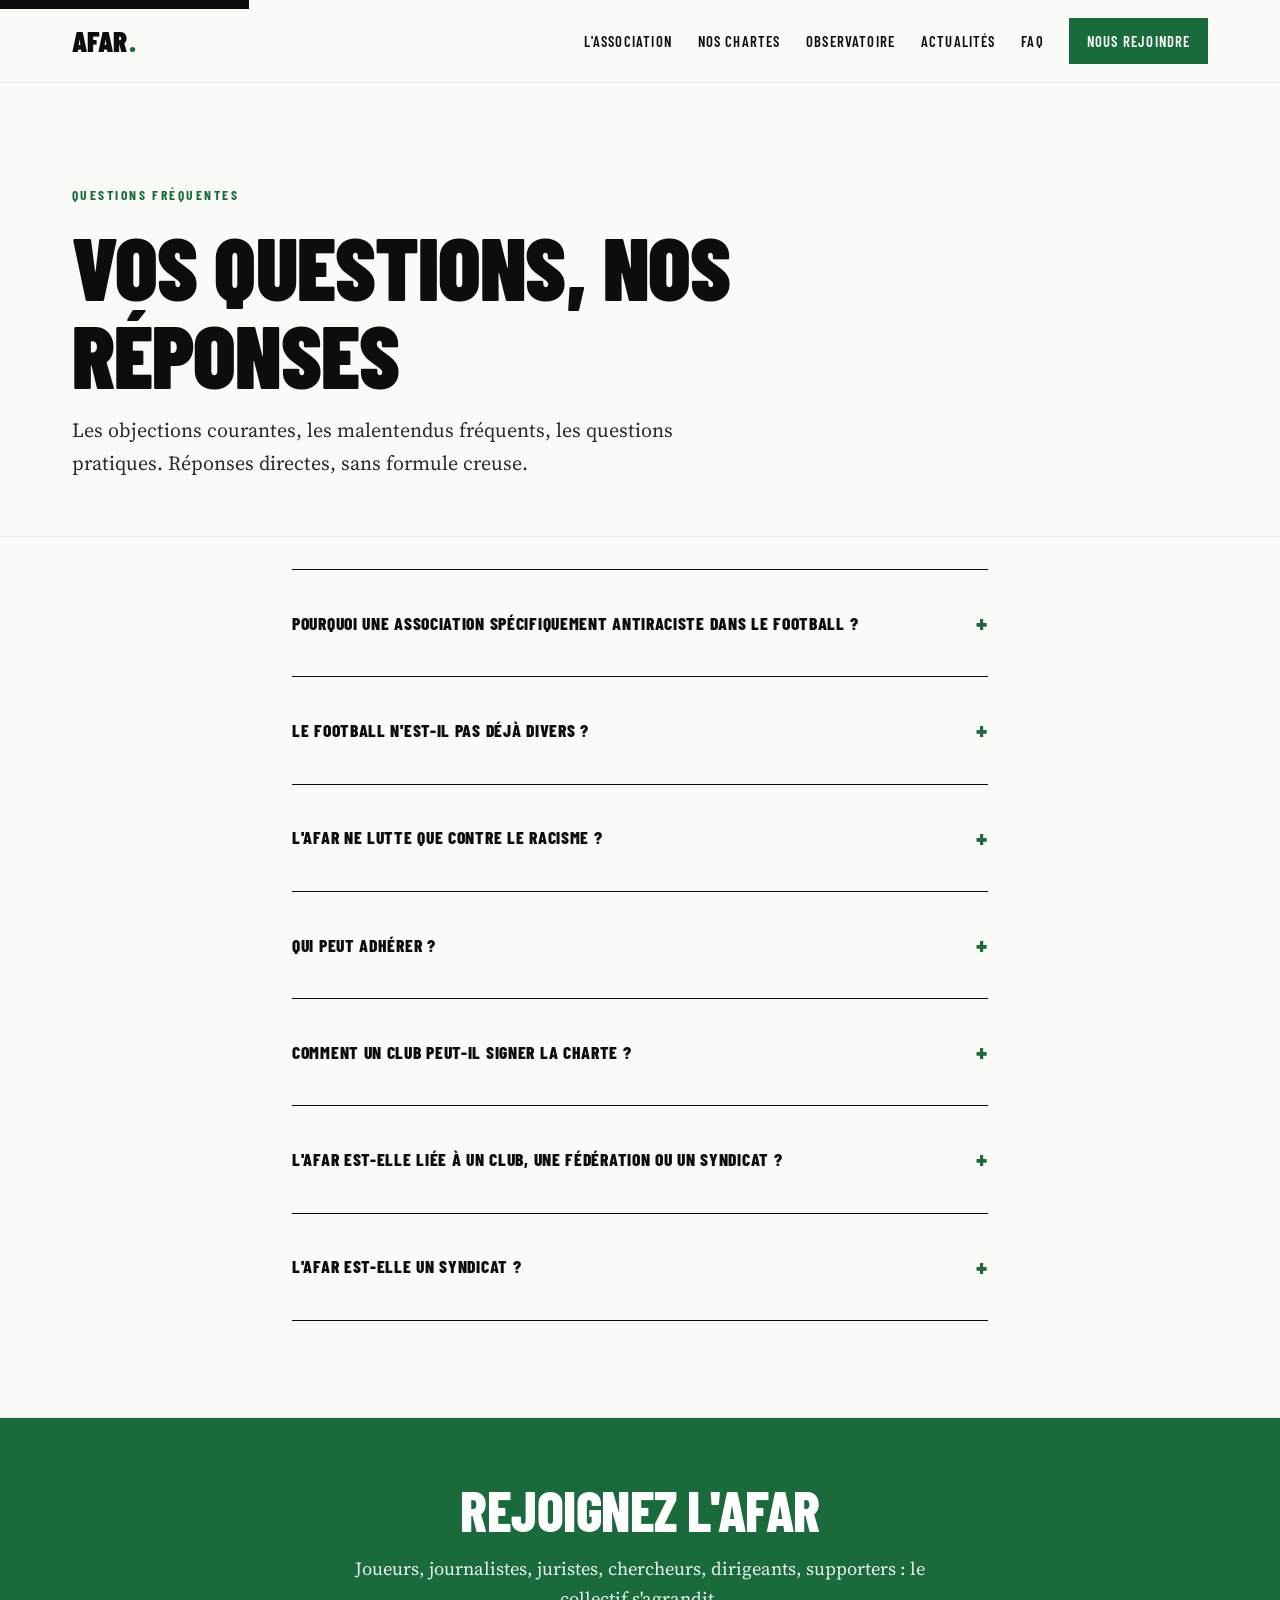
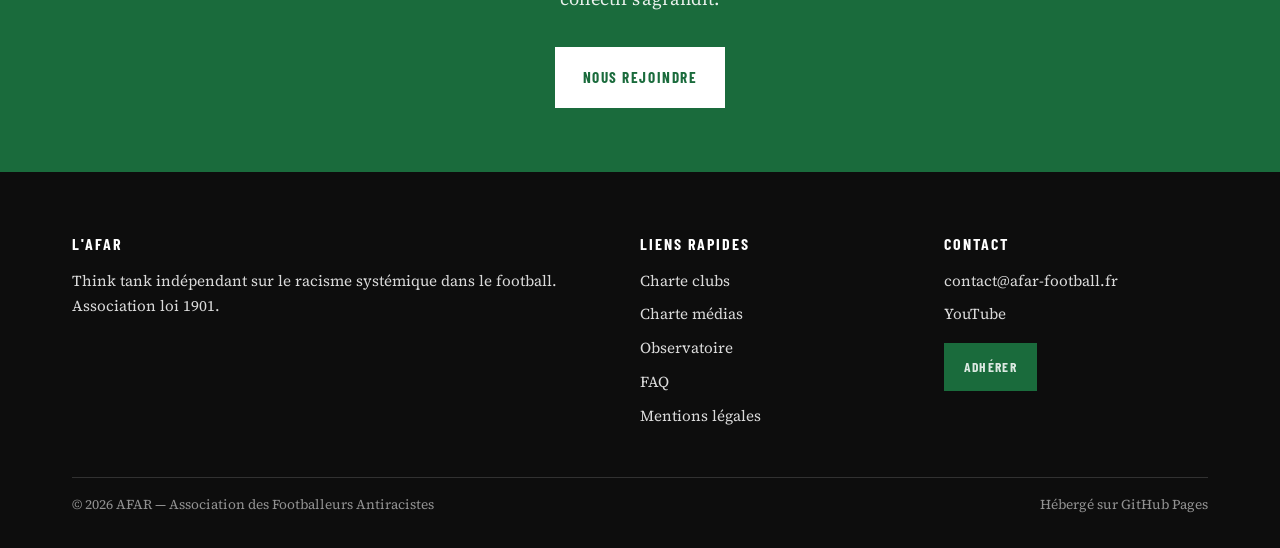
<file: faq.html>
<!DOCTYPE html>
<html lang="fr">
<head>
  <meta charset="UTF-8">
  <meta name="viewport" content="width=device-width, initial-scale=1.0">
  <title>FAQ — Lutte antiraciste dans le football français | AFAR</title>
  <meta name="description" content="Questions fréquentes sur l'AFAR : pourquoi une association antiraciste dans le football, comment signer la charte, qui peut adhérer.">
  <meta name="keywords" content="racisme football, antiracisme, antiraciste, AFAR, Association Footballeurs Antiracistes, insultes racistes, discriminations football, Vinicius, Lukaku, cris de singe, racisme dans le football français, lutte contre le racisme sport, observatoire racisme football">
  <meta name="author" content="AFAR — Association des Footballeurs Antiracistes">
  <meta name="robots" content="index, follow">
  <link rel="canonical" href="https://afar-football.fr/faq.html">

  <meta property="og:title" content="FAQ — Lutte antiraciste dans le football français | AFAR">
  <meta property="og:description" content="Questions fréquentes sur l'AFAR : pourquoi une association antiraciste dans le football, comment signer la charte, qui peut adhérer.">
  <meta property="og:type" content="website">
  <meta property="og:locale" content="fr_FR">
  <meta property="og:url" content="https://afar-football.fr/faq.html">
  <meta property="og:site_name" content="AFAR — Association des Footballeurs Antiracistes">
  <meta property="og:image" content="https://afar-football.fr/img/og-default.jpg">

  <meta name="twitter:card" content="summary_large_image">
  <meta name="twitter:title" content="FAQ — Lutte antiraciste dans le football français | AFAR">
  <meta name="twitter:description" content="Questions fréquentes sur l'AFAR : pourquoi une association antiraciste dans le football, comment signer la charte, qui peut adhérer.">
  <meta name="twitter:image" content="https://afar-football.fr/img/og-default.jpg">

  <link rel="preconnect" href="https://fonts.googleapis.com">
  <link rel="preconnect" href="https://fonts.gstatic.com" crossorigin>
  <link href="https://fonts.googleapis.com/css2?family=Barlow+Condensed:wght@600;700;800;900&family=Source+Serif+4:ital,wght@0,300;0,400;0,600;1,300;1,400&display=swap" rel="stylesheet">

  <style>
/* =========================================================
   AFAR — Association des Footballeurs Antiracistes
   Feuille de style principale
   ========================================================= */

/* --- Variables globales --- */
:root {
  /* Couleurs */
  --color-bg: #fafaf7;
  --color-bg-alt: #f5f5f5;
  --color-ink: #0d0d0d;
  --color-ink-soft: #2a2a2a;
  --color-muted: #767676;
  --color-line: #e8e8e8;
  --color-accent: #1a6b3c;          /* vert gazon profond — valeur v1 exacte */
  --color-accent-dark: #0f4526;
  --color-accent-light: #e8f5ee;
  --color-white: #ffffff;

  /* Typographies — alignées sur la v1 */
  --font-display: "Barlow Condensed", sans-serif;
  --font-serif: "Source Serif 4", Georgia, serif;
  --font-mono: "JetBrains Mono", ui-monospace, SFMono-Regular, monospace;

  /* Échelles */
  --max-width: 1200px;
  --max-width-read: 760px;
  --space-1: 0.5rem;
  --space-2: 1rem;
  --space-3: 2rem;
  --space-4: 2.5rem;
  --space-5: 4rem;
  --space-6: 6rem;
  --space-7: 8rem;

  /* Divers */
  --transition-fast: 160ms ease;
  --transition: 260ms cubic-bezier(.2,.7,.2,1);
  --radius-sm: 2px;
  --radius: 4px;
}

/* --- Reset doux --- */
*, *::before, *::after { box-sizing: border-box; }
html { scroll-behavior: smooth; -webkit-text-size-adjust: 100%; }
body {
  margin: 0;
  background: var(--color-bg);
  color: var(--color-ink);
  font-family: var(--font-serif);
  font-size: 18px;
  line-height: 1.65;
  font-weight: 400;
  -webkit-font-smoothing: antialiased;
  text-rendering: optimizeLegibility;
}
img, svg { display: block; max-width: 100%; height: auto; }
a { color: inherit; text-decoration: none; transition: color var(--transition-fast); }
a:hover { color: var(--color-accent); }
button { font: inherit; cursor: pointer; border: 0; background: none; color: inherit; }
ul, ol { padding-left: 1.2em; }
hr { border: 0; border-top: 1px solid var(--color-line); margin: var(--space-4) 0; }
main { display: block; }

/* --- Titres — réglages v1 exacts --- */
h1, h2, h3, h4 {
  font-family: var(--font-display);
  font-weight: 900;
  letter-spacing: -0.01em;
  line-height: 1;
  margin: 0 0 var(--space-2) 0;
  text-transform: uppercase;
}
h1 { font-size: clamp(2.8rem, 7vw, 5.5rem); font-weight: 900; }
h2 { font-size: clamp(2rem, 5vw, 3.5rem); font-weight: 800; }
h3 { font-size: clamp(1.4rem, 3vw, 2rem); font-weight: 700; }
h4 { font-size: 1.2rem; letter-spacing: 0.05em; font-weight: 700; }

p { margin: 0 0 var(--space-2) 0; }
p + p { margin-top: 0; }

.eyebrow {
  font-family: var(--font-display);
  font-weight: 700;
  text-transform: uppercase;
  letter-spacing: 0.18em;
  font-size: 0.85rem;
  color: var(--color-accent);
  margin-bottom: var(--space-2);
  display: inline-block;
}

/* --- Container --- */
.container {
  max-width: var(--max-width);
  margin: 0 auto;
  padding: 0 var(--space-3);
}
.container--narrow {
  max-width: var(--max-width-read);
  margin: 0 auto;
  padding: 0 var(--space-3);
}

/* =========================================================
   HEADER / NAVIGATION
   ========================================================= */
.site-header {
  position: sticky;
  top: 0;
  z-index: 100;
  background: var(--color-bg);
  border-bottom: 1px solid var(--color-line);
}
.site-header__inner {
  display: flex;
  align-items: center;
  justify-content: space-between;
  max-width: var(--max-width);
  margin: 0 auto;
  padding: 1.1rem var(--space-3);
}
.site-logo {
  font-family: var(--font-display);
  font-weight: 900;
  font-size: 1.8rem;
  letter-spacing: 0.005em;
  color: var(--color-ink);
  text-transform: uppercase;
  line-height: 1;
}
.site-logo::after {
  content: ".";
  color: var(--color-accent);
  margin-left: 1px;
}
.site-logo:hover { color: var(--color-ink); }

.main-nav { display: flex; align-items: center; gap: 1.6rem; }
.main-nav > ul {
  list-style: none;
  display: flex;
  gap: 1.6rem;
  padding: 0;
  margin: 0;
  align-items: center;
}
.main-nav a {
  font-family: var(--font-display);
  font-weight: 600;
  text-transform: uppercase;
  font-size: 0.92rem;
  letter-spacing: 0.08em;
  color: var(--color-ink);
  padding: 0.5rem 0;
  position: relative;
}
.main-nav a:hover { color: var(--color-accent); }
.main-nav .has-submenu { position: relative; }
.main-nav .submenu {
  display: none;
  position: absolute;
  top: 100%;
  left: 0;
  background: var(--color-white);
  border: 1px solid var(--color-line);
  min-width: 240px;
  padding: 0.6rem 0;
  list-style: none;
  margin: 0;
  box-shadow: 0 12px 32px rgba(0,0,0,.08);
}
.main-nav .has-submenu:hover .submenu,
.main-nav .has-submenu:focus-within .submenu { display: block; }
.main-nav .submenu li { display: block; }
.main-nav .submenu a {
  display: block;
  padding: 0.65rem 1.1rem;
  font-size: 0.82rem;
  letter-spacing: 0.06em;
}
.main-nav .submenu a:hover { background: var(--color-accent-light); color: var(--color-accent-dark); }

.btn-nav-cta {
  display: inline-block;
  background: var(--color-accent);
  color: var(--color-white) !important;
  padding: 0.7rem 1.1rem !important;
  font-family: var(--font-display);
  font-weight: 700;
  text-transform: uppercase;
  letter-spacing: 0.08em;
  font-size: 0.88rem;
  transition: background var(--transition-fast);
}
.btn-nav-cta:hover { background: var(--color-accent-dark); color: var(--color-white) !important; }

/* Burger mobile */
.burger {
  display: none;
  width: 42px;
  height: 42px;
  border: 1px solid var(--color-ink);
  align-items: center;
  justify-content: center;
  flex-direction: column;
  gap: 4px;
  background: transparent;
}
.burger span {
  display: block;
  width: 20px;
  height: 2px;
  background: var(--color-ink);
  transition: transform var(--transition), opacity var(--transition);
}
.burger.is-open span:nth-child(1) { transform: translateY(6px) rotate(45deg); }
.burger.is-open span:nth-child(2) { opacity: 0; }
.burger.is-open span:nth-child(3) { transform: translateY(-6px) rotate(-45deg); }

/* =========================================================
   BOUTONS
   ========================================================= */
.btn {
  display: inline-block;
  padding: 1rem 1.6rem;
  font-family: var(--font-display);
  font-weight: 700;
  text-transform: uppercase;
  letter-spacing: 0.1em;
  font-size: 0.95rem;
  border: 2px solid var(--color-ink);
  background: var(--color-ink);
  color: var(--color-white);
  transition: all var(--transition);
  cursor: pointer;
}
.btn:hover { background: var(--color-accent); border-color: var(--color-accent); color: var(--color-white); }
.btn--outline { background: transparent; color: var(--color-ink); }
.btn--outline:hover { background: var(--color-ink); color: var(--color-white); }
.btn--accent { background: var(--color-accent); border-color: var(--color-accent); }
.btn--accent:hover { background: var(--color-accent-dark); border-color: var(--color-accent-dark); color: var(--color-white); }
.btn--sm { padding: 0.7rem 1.1rem; font-size: 0.85rem; }

/* =========================================================
   HERO — copie pixel-pour-pixel de la v1
   ========================================================= */
.hero {
  background: var(--color-ink);
  color: var(--color-white);
  padding: var(--space-7) 0;
  position: relative;
  overflow: hidden;
  min-height: 80vh;
  display: flex;
  align-items: center;
}

.hero::before {
  content: '';
  position: absolute;
  inset: 0;
  background: repeating-linear-gradient(
    -45deg,
    transparent,
    transparent 40px,
    rgba(26, 107, 60, 0.04) 40px,
    rgba(26, 107, 60, 0.04) 41px
  );
}

.hero .container {
  position: relative;
  z-index: 2;
}

.hero-label {
  font-family: var(--font-display);
  font-size: 0.8rem;
  font-weight: 700;
  letter-spacing: 0.15em;
  text-transform: uppercase;
  color: var(--color-accent);
  margin-bottom: var(--space-2);
  display: block;
}

.hero h1 {
  color: var(--color-white);
  margin-bottom: var(--space-2);
  max-width: 900px;
}

.hero h1 em {
  font-style: normal;
  color: var(--color-accent);
}

.hero-subtitle {
  font-size: 1.2rem;
  font-weight: 300;
  color: rgba(255, 255, 255, 0.75);
  max-width: 600px;
  margin-bottom: var(--space-3);
  font-family: var(--font-serif);
}

.hero-actions {
  display: flex;
  gap: 1rem;
  flex-wrap: wrap;
}

.hero-img-placeholder {
  position: absolute;
  right: 0;
  top: 0;
  bottom: 0;
  width: 40%;
  background: var(--color-accent);
  opacity: 0.12;
  display: flex;
  align-items: center;
  justify-content: center;
  font-family: var(--font-display);
  font-size: 0.8rem;
  letter-spacing: 0.1em;
  text-transform: uppercase;
  color: var(--color-white);
}

/* Boutons adaptés au fond sombre du hero */
.hero .btn--accent {
  background: var(--color-accent);
  border-color: var(--color-accent);
  color: var(--color-white);
}
.hero .btn--accent:hover {
  background: var(--color-accent-dark);
  border-color: var(--color-accent-dark);
}
.hero .btn--outline {
  background: transparent;
  color: var(--color-white);
  border-color: var(--color-white);
}
.hero .btn--outline:hover {
  background: var(--color-white);
  color: var(--color-ink);
  border-color: var(--color-white);
}
/* =========================================================
   SECTIONS GÉNÉRIQUES
   ========================================================= */
.section {
  padding: var(--space-6) 0;
  border-bottom: 1px solid var(--color-line);
}
.section--dark {
  background: var(--color-ink);
  color: var(--color-white);
}
.section--dark h1, .section--dark h2, .section--dark h3 { color: var(--color-white); }
.section__header {
  max-width: var(--max-width-read);
  margin-bottom: var(--space-4);
}
.section__header p {
  font-size: 1.15rem;
  color: var(--color-ink-soft);
}

/* Lead paragraph */
.lead {
  font-size: 1.35rem;
  line-height: 1.5;
  color: var(--color-ink);
  margin-bottom: var(--space-3);
}

/* Prose text column */
.prose { max-width: var(--max-width-read); }
.prose p { font-size: 1.1rem; line-height: 1.7; margin-bottom: 1.2rem; }
.prose p:first-of-type::first-letter {
  font-family: var(--font-display);
  font-size: 3.6rem;
  float: left;
  line-height: 0.9;
  padding: 0.3rem 0.6rem 0 0;
  color: var(--color-accent);
}

/* =========================================================
   CHIFFRES CLÉS
   ========================================================= */
.stats {
  display: grid;
  grid-template-columns: repeat(4, 1fr);
  gap: 0;
  border-top: 1px solid var(--color-line);
  border-left: 1px solid var(--color-line);
  margin-top: var(--space-3);
}
.stat {
  border-right: 1px solid var(--color-line);
  border-bottom: 1px solid var(--color-line);
  padding: var(--space-4) var(--space-3);
  transition: background var(--transition);
}
.stat[role="link"]:hover, .stat a:hover { background: var(--color-accent-light); }
.stat__number {
  font-family: var(--font-display);
  font-weight: 900;
  font-size: clamp(2.8rem, 5vw, 4.2rem);
  line-height: 1;
  color: var(--color-accent);
  display: block;
  margin-bottom: 0.4rem;
}
.stat__label {
  font-size: 0.92rem;
  color: var(--color-ink-soft);
  line-height: 1.4;
}

/* =========================================================
   CARTES
   ========================================================= */
.cards {
  display: grid;
  grid-template-columns: repeat(3, 1fr);
  gap: var(--space-3);
}
.card {
  background: var(--color-white);
  border: 1px solid var(--color-line);
  padding: var(--space-3);
  transition: transform var(--transition), border-color var(--transition);
}
.card:hover {
  transform: translateY(-3px);
  border-color: var(--color-accent);
}
.card time {
  font-family: var(--font-display);
  font-weight: 700;
  font-size: 0.82rem;
  letter-spacing: 0.1em;
  color: var(--color-muted);
  text-transform: uppercase;
  display: block;
  margin-bottom: 0.5rem;
}
.card h3 { margin-bottom: 0.6rem; }
.card h3 a:hover { color: var(--color-accent); }
.card .source {
  font-size: 0.82rem;
  color: var(--color-muted);
  font-style: italic;
  margin-bottom: 0.6rem;
}
.card .extrait {
  font-size: 0.98rem;
  color: var(--color-ink-soft);
  margin-bottom: var(--space-2);
}
.card .lire-suite {
  font-family: var(--font-display);
  font-weight: 700;
  text-transform: uppercase;
  letter-spacing: 0.08em;
  font-size: 0.85rem;
  color: var(--color-accent);
}

/* Deux blocs charte */
.charte-duo {
  display: grid;
  grid-template-columns: 1fr 1fr;
  gap: var(--space-3);
}
.charte-block {
  padding: var(--space-4);
  background: var(--color-white);
  border: 1px solid var(--color-line);
  position: relative;
  overflow: hidden;
}
.charte-block::before {
  content: "";
  position: absolute;
  top: 0; left: 0;
  width: 6px; height: 100%;
  background: var(--color-accent);
}
.charte-block h3 { margin-bottom: 0.8rem; }
.charte-block p { margin-bottom: var(--space-3); color: var(--color-ink-soft); }

/* =========================================================
   BANNIÈRE CTA
   ========================================================= */
.cta-banner {
  background: var(--color-accent);
  color: var(--color-white);
  padding: var(--space-5) 0;
  text-align: center;
}
.cta-banner h2 { color: var(--color-white); margin-bottom: var(--space-2); }
.cta-banner p { font-size: 1.15rem; margin-bottom: var(--space-3); opacity: 0.9; max-width: 600px; margin-left: auto; margin-right: auto; }
.cta-banner .btn {
  background: var(--color-white);
  color: var(--color-accent);
  border-color: var(--color-white);
}
.cta-banner .btn:hover {
  background: var(--color-ink);
  color: var(--color-white);
  border-color: var(--color-ink);
}

/* =========================================================
   VALEURS / BLOCS ÉDITORIAUX
   ========================================================= */
.valeurs-grid {
  display: grid;
  grid-template-columns: repeat(2, 1fr);
  gap: 0;
  border-top: 1px solid var(--color-line);
  border-left: 1px solid var(--color-line);
}
.valeur {
  border-right: 1px solid var(--color-line);
  border-bottom: 1px solid var(--color-line);
  padding: var(--space-4) var(--space-3);
}
.valeur__num {
  font-family: var(--font-display);
  font-weight: 700;
  color: var(--color-accent);
  font-size: 1rem;
  letter-spacing: 0.14em;
  display: block;
  margin-bottom: 0.6rem;
}
.valeur h3 { margin-bottom: 1rem; }
.valeur p { color: var(--color-ink-soft); font-size: 1.02rem; }

/* =========================================================
   CHARTE — ENGAGEMENTS
   ========================================================= */
.engagements { margin-top: var(--space-4); }
.engagement {
  display: grid;
  grid-template-columns: 110px 1fr;
  gap: var(--space-3);
  padding: var(--space-4) 0;
  border-top: 1px solid var(--color-line);
}
.engagement:last-child { border-bottom: 1px solid var(--color-line); }
.engagement__num {
  font-family: var(--font-display);
  font-weight: 900;
  font-size: clamp(3rem, 6vw, 5rem);
  line-height: 0.9;
  color: var(--color-accent);
}
.engagement h3 { margin-bottom: var(--space-2); }
.engagement ul { padding-left: 1.1em; margin: var(--space-2) 0 0; }
.engagement li { margin-bottom: 0.5rem; color: var(--color-ink-soft); }
.engagement p { color: var(--color-ink-soft); }

/* Préambule encadré */
.preambule {
  background: var(--color-bg-alt);
  padding: var(--space-4);
  border-left: 4px solid var(--color-accent);
  margin: var(--space-4) 0;
  font-size: 1.05rem;
}

/* =========================================================
   ÉQUIPE — GRILLE DE PROFILS (anonymisée)
   ========================================================= */
.profils-grid {
  display: grid;
  grid-template-columns: repeat(4, 1fr);
  gap: 0;
  border-top: 1px solid var(--color-line);
  border-left: 1px solid var(--color-line);
  margin-top: var(--space-4);
}
.profil {
  border-right: 1px solid var(--color-line);
  border-bottom: 1px solid var(--color-line);
  padding: var(--space-3);
  min-height: 220px;
  display: flex;
  flex-direction: column;
  justify-content: space-between;
  transition: background var(--transition);
}
.profil:hover { background: var(--color-accent-light); }
.profil__num {
  font-family: var(--font-display);
  font-weight: 600;
  font-size: 0.85rem;
  color: var(--color-muted);
  letter-spacing: 0.14em;
}
.profil h3 {
  font-size: 1.3rem;
  margin: var(--space-2) 0;
  line-height: 1.05;
}
.profil p { font-size: 0.95rem; color: var(--color-ink-soft); margin: 0; }

/* =========================================================
   OBSERVATOIRE — COMPTEUR, COMITÉ, SOUTIENS
   ========================================================= */
.compteur {
  background: var(--color-ink);
  color: var(--color-white);
  padding: var(--space-5) var(--space-4);
  text-align: center;
  cursor: pointer;
  transition: background var(--transition);
  display: block;
}
.compteur:hover { background: var(--color-accent-dark); color: var(--color-white); }
.compteur__chiffre {
  font-family: var(--font-display);
  font-weight: 900;
  font-size: clamp(5rem, 14vw, 12rem);
  line-height: 0.9;
  color: var(--color-accent);
  display: block;
  margin-bottom: 1rem;
}
.compteur__chiffre.is-placeholder {
  /* Quand le compteur est vide, on dégrade gracieusement en gardant l'emplacement
     mais sans afficher un trait fin perdu dans le bloc noir. */
  font-size: clamp(2.5rem, 6vw, 4rem);
  letter-spacing: 0.4em;
  color: var(--color-muted);
  text-indent: 0.4em; /* compensation du letter-spacing pour rester centré */
}
.compteur__label {
  font-family: var(--font-display);
  font-weight: 700;
  text-transform: uppercase;
  letter-spacing: 0.12em;
  font-size: 1rem;
  max-width: 640px;
  margin: 0 auto;
  line-height: 1.4;
}
.compteur__note {
  font-family: var(--font-serif);
  font-size: 0.85rem;
  text-transform: none;
  letter-spacing: 0;
  color: var(--color-muted);
  margin-top: var(--space-2);
  font-style: italic;
}

.duo-grid {
  display: grid;
  grid-template-columns: 1fr 1fr;
  gap: var(--space-5);
}
.logo-grid {
  display: grid;
  grid-template-columns: repeat(4, 1fr);
  gap: var(--space-2);
  margin-top: var(--space-3);
}
.logo-placeholder {
  aspect-ratio: 3 / 2;
  border: 1px dashed var(--color-line);
  display: flex;
  align-items: center;
  justify-content: center;
  font-size: 0.78rem;
  color: var(--color-muted);
  letter-spacing: 0.06em;
  text-transform: uppercase;
  font-family: var(--font-display);
  font-weight: 600;
  background: var(--color-white);
}

/* Citations de soutien */
.citations-grid {
  display: grid;
  grid-template-columns: repeat(3, 1fr);
  gap: var(--space-3);
  margin-top: var(--space-3);
}
.citation {
  padding: var(--space-3);
  background: var(--color-bg-alt);
  border-left: 4px solid var(--color-accent);
}
.citation blockquote {
  margin: 0 0 var(--space-2) 0;
  font-family: var(--font-serif);
  font-size: 1.15rem;
  font-style: italic;
  line-height: 1.45;
  color: var(--color-ink);
}
.citation blockquote::before { content: "« "; color: var(--color-accent); }
.citation blockquote::after { content: " »"; color: var(--color-accent); }
.citation cite {
  font-family: var(--font-display);
  font-weight: 700;
  font-style: normal;
  text-transform: uppercase;
  letter-spacing: 0.1em;
  font-size: 0.82rem;
  color: var(--color-muted);
}

/* Événements */
.evenements-grid {
  display: grid;
  grid-template-columns: 1fr 1fr;
  gap: var(--space-5);
  margin-top: var(--space-3);
}
.evenement-col h3 { margin-bottom: var(--space-3); border-bottom: 2px solid var(--color-accent); padding-bottom: 0.5rem; }
.evenement {
  padding: var(--space-2) 0;
  border-bottom: 1px solid var(--color-line);
}
.evenement time {
  font-family: var(--font-display);
  font-weight: 700;
  text-transform: uppercase;
  letter-spacing: 0.1em;
  font-size: 0.85rem;
  color: var(--color-accent);
  display: block;
  margin-bottom: 0.3rem;
}
.evenement h4 { text-transform: none; font-family: var(--font-serif); font-weight: 600; font-size: 1.05rem; margin-bottom: 0.3rem; }
.evenement p { font-size: 0.92rem; color: var(--color-ink-soft); margin: 0; }

/* =========================================================
   FORMULAIRES
   ========================================================= */
.form {
  max-width: var(--max-width-read);
  margin: 0;
}
.form__row { margin-bottom: var(--space-2); }
.form__row--duo { display: grid; grid-template-columns: 1fr 1fr; gap: var(--space-2); margin-bottom: var(--space-2); }
.form label {
  display: block;
  font-family: var(--font-display);
  font-weight: 600;
  text-transform: uppercase;
  letter-spacing: 0.08em;
  font-size: 0.82rem;
  margin-bottom: 0.4rem;
  color: var(--color-ink);
}
.form input[type="text"],
.form input[type="email"],
.form input[type="date"],
.form select,
.form textarea {
  width: 100%;
  padding: 0.85rem 1rem;
  background: var(--color-white);
  border: 1px solid var(--color-line);
  font-family: var(--font-serif);
  font-size: 1rem;
  color: var(--color-ink);
  transition: border-color var(--transition-fast);
}
.form input:focus, .form select:focus, .form textarea:focus {
  outline: 2px solid var(--color-accent);
  outline-offset: 1px;
  border-color: var(--color-accent);
}
.form textarea { min-height: 140px; resize: vertical; }
.form button[type="submit"] { margin-top: var(--space-2); }
.form .note {
  font-size: 0.88rem;
  color: var(--color-muted);
  font-style: italic;
  border-left: 3px solid var(--color-accent);
  padding-left: 1rem;
  margin-bottom: var(--space-3);
}
.form .honeypot { display: none !important; }

/* FAQ accordéon */
.faq-list { max-width: var(--max-width-read); margin-top: var(--space-3); }
.faq-item { border-top: 1px solid var(--color-ink); }
.faq-item:last-child { border-bottom: 1px solid var(--color-ink); }
.faq-question {
  width: 100%;
  text-align: left;
  padding: var(--space-3) 0;
  display: flex;
  justify-content: space-between;
  align-items: center;
  gap: var(--space-2);
  font-family: var(--font-display);
  font-weight: 800;
  text-transform: uppercase;
  letter-spacing: 0.04em;
  font-size: 1.1rem;
  color: var(--color-ink);
  transition: color var(--transition);
}
.faq-question:hover { color: var(--color-accent); }
.faq-question .plus {
  font-size: 1.6rem;
  color: var(--color-accent);
  transition: transform var(--transition);
  flex-shrink: 0;
}
.faq-item.is-open .plus { transform: rotate(45deg); }
.faq-answer {
  max-height: 0;
  overflow: hidden;
  transition: max-height var(--transition);
}
.faq-answer__inner {
  padding: 0 0 var(--space-3);
  font-size: 1.05rem;
  color: var(--color-ink-soft);
  line-height: 1.65;
}

/* Bloc YouTube */
.youtube-block {
  background: var(--color-ink);
  color: var(--color-white);
  padding: var(--space-4);
  display: flex;
  justify-content: space-between;
  align-items: center;
  gap: var(--space-3);
  margin-bottom: var(--space-5);
  flex-wrap: wrap;
}
.youtube-block__text h3 { color: var(--color-white); margin-bottom: 0.4rem; }
.youtube-block__text p { margin: 0; color: rgba(255,255,255,0.75); font-size: 1rem; }

/* Loading / erreur flux */
.feed-state {
  padding: var(--space-3);
  text-align: center;
  color: var(--color-muted);
  font-style: italic;
  background: var(--color-bg-alt);
  grid-column: 1 / -1;
}

/* =========================================================
   FOOTER
   ========================================================= */
.site-footer {
  background: var(--color-ink);
  color: rgba(255,255,255,0.85);
  padding: var(--space-5) 0 var(--space-3);
  font-size: 0.95rem;
}
.site-footer a { color: rgba(255,255,255,0.85); }
.site-footer a:hover { color: var(--color-accent); }
.site-footer h4 {
  color: var(--color-white);
  margin-bottom: var(--space-2);
  font-size: 1rem;
  letter-spacing: 0.12em;
}
.footer-grid {
  display: grid;
  grid-template-columns: 2fr 1fr 1fr;
  gap: var(--space-4);
  margin-bottom: var(--space-4);
}
.footer-grid ul { list-style: none; padding: 0; margin: 0; }
.footer-grid li { margin-bottom: 0.55rem; }
.footer-bottom {
  border-top: 1px solid rgba(255,255,255,0.15);
  padding-top: var(--space-2);
  display: flex;
  justify-content: space-between;
  align-items: center;
  font-size: 0.85rem;
  color: rgba(255,255,255,0.55);
  flex-wrap: wrap;
  gap: 0.5rem;
}
.social-links { display: flex; gap: 0.8rem; margin-top: var(--space-2); }
.social-links a {
  font-family: var(--font-display);
  font-weight: 700;
  text-transform: uppercase;
  letter-spacing: 0.08em;
  font-size: 0.82rem;
  padding: 0.5rem 0.9rem;
  border: 1px solid rgba(255,255,255,0.3);
  transition: all var(--transition-fast);
}
.social-links a:hover { background: var(--color-accent); border-color: var(--color-accent); color: var(--color-white); }

/* =========================================================
   PAGE TITRE (header de page intérieure)
   ========================================================= */
.page-header {
  padding: var(--space-6) 0 var(--space-4);
  border-bottom: 1px solid var(--color-line);
}
.page-header__inner { max-width: var(--max-width-read); }
.page-header h1 { margin-bottom: var(--space-2); }
.page-header p.subtitle {
  font-size: 1.25rem;
  color: var(--color-ink-soft);
  max-width: 640px;
}

/* Navigation de bas de page (fil d'Ariane interne) */
.page-nav {
  display: flex;
  gap: var(--space-3);
  padding: var(--space-3) 0;
  font-family: var(--font-display);
  font-weight: 600;
  text-transform: uppercase;
  letter-spacing: 0.08em;
  font-size: 0.85rem;
  border-top: 1px solid var(--color-line);
  flex-wrap: wrap;
}
.page-nav a { color: var(--color-accent); }
.page-nav a:hover { color: var(--color-ink); }

/* =========================================================
   FADE-IN SCROLL
   ========================================================= */
.fade-in {
  opacity: 0;
  transform: translateY(20px);
  transition: opacity 600ms ease, transform 600ms ease;
}
.fade-in.is-visible {
  opacity: 1;
  transform: translateY(0);
}

/* =========================================================
   UTILITAIRES
   ========================================================= */
.text-center { text-align: center; }
.mb-0 { margin-bottom: 0 !important; }
.mt-0 { margin-top: 0 !important; }
.visually-hidden {
  position: absolute;
  width: 1px; height: 1px;
  padding: 0; margin: -1px;
  overflow: hidden; clip: rect(0,0,0,0);
  white-space: nowrap; border: 0;
}
.sr-skip {
  position: absolute;
  top: -40px;
  left: 0;
  background: var(--color-ink);
  color: var(--color-white);
  padding: 0.6rem 1rem;
  z-index: 200;
  transition: top var(--transition);
}
.sr-skip:focus { top: 0; }


/* === RESPONSIVE === */

/* =========================================================
   AFAR — Responsive
   ========================================================= */

/* ----- Tablette ----- */
@media (max-width: 960px) {
  body { font-size: 17px; }

  .hero__grid { grid-template-columns: 1fr; gap: var(--space-4); }
  .hero__placeholder { aspect-ratio: 16 / 9; }

  .stats { grid-template-columns: repeat(2, 1fr); }
  .cards { grid-template-columns: repeat(2, 1fr); }
  .charte-duo { grid-template-columns: 1fr; }

  .valeurs-grid { grid-template-columns: 1fr; }
  .profils-grid { grid-template-columns: repeat(2, 1fr); }

  .duo-grid { grid-template-columns: 1fr; gap: var(--space-4); }
  .logo-grid { grid-template-columns: repeat(3, 1fr); }
  .citations-grid { grid-template-columns: 1fr 1fr; }
  .evenements-grid { grid-template-columns: 1fr; gap: var(--space-4); }

  .footer-grid { grid-template-columns: 1fr 1fr; }

  .engagement { grid-template-columns: 80px 1fr; gap: var(--space-2); }
  .engagement__num { font-size: 3rem; }
}

/* ----- Mobile ----- */
@media (max-width: 640px) {
  :root {
    --space-5: 3rem;
    --space-6: 4rem;
    --space-7: 5rem;
  }
  body { font-size: 16px; }

  /* Navigation mobile */
  .burger { display: flex; }
  .main-nav {
    position: fixed;
    top: 63px;
    left: 0; right: 0;
    background: var(--color-bg);
    border-top: 1px solid var(--color-line);
    height: calc(100vh - 63px);
    max-height: 0;
    overflow: hidden;
    transition: max-height var(--transition);
    flex-direction: column;
    align-items: stretch;
    gap: 0;
    padding: 0;
  }
  .main-nav.is-open {
    max-height: calc(100vh - 63px);
    overflow-y: auto;
    padding: var(--space-2) 0;
  }
  .main-nav > ul {
    flex-direction: column;
    gap: 0;
    width: 100%;
  }
  .main-nav > ul > li {
    width: 100%;
    border-bottom: 1px solid var(--color-line);
  }
  .main-nav a {
    display: block;
    padding: 1rem var(--space-3);
    font-size: 1rem;
  }
  .main-nav .submenu {
    display: block;
    position: static;
    background: var(--color-bg-alt);
    border: 0;
    box-shadow: none;
    min-width: 0;
    padding: 0;
  }
  .main-nav .submenu a {
    padding: 0.75rem var(--space-3) 0.75rem var(--space-4);
    font-size: 0.88rem;
  }
  .btn-nav-cta {
    margin: var(--space-2) var(--space-3) !important;
    display: block !important;
    text-align: center;
  }

  .hero { padding: var(--space-5) 0 var(--space-4); }
  .hero__ctas { flex-direction: column; align-items: stretch; }
  .hero__ctas .btn { text-align: center; }

  .stats { grid-template-columns: 1fr; }
  .cards { grid-template-columns: 1fr; }
  .profils-grid { grid-template-columns: 1fr; }
  .logo-grid { grid-template-columns: repeat(2, 1fr); }
  .citations-grid { grid-template-columns: 1fr; }

  .footer-grid { grid-template-columns: 1fr; gap: var(--space-3); }
  .footer-bottom { flex-direction: column; align-items: flex-start; }

  .engagement { grid-template-columns: 60px 1fr; }
  .engagement__num { font-size: 2.4rem; }

  .section { padding: var(--space-5) 0; }
  .prose p:first-of-type::first-letter { font-size: 2.8rem; }

  .form__row--duo { grid-template-columns: 1fr; }

  .youtube-block { flex-direction: column; align-items: flex-start; text-align: left; }
}

/* ----- Très petit écran ----- */
@media (max-width: 400px) {
  .container, .container--narrow { padding: 0 var(--space-2); }
}

/* ----- Préfère les animations réduites ----- */
@media (prefers-reduced-motion: reduce) {
  *, *::before, *::after {
    animation-duration: 0.01ms !important;
    animation-iteration-count: 1 !important;
    transition-duration: 0.01ms !important;
    scroll-behavior: auto !important;
  }
  .fade-in { opacity: 1; transform: none; }
}

  </style>
  <script type="application/ld+json">
  {
    "@context": "https://schema.org",
    "@type": "FAQPage",
    "mainEntity": [
      {
        "@type": "Question",
        "name": "Pourquoi une association spécifiquement antiraciste dans le football ?",
        "acceptedAnswer": {
          "@type": "Answer",
          "text": "Le football est le sport le plus populaire au monde et les actes de racisme y sont récurrents. Leur médiatisation ponctuelle masque un problème structurel. L'AFAR refuse la normalisation de ces actes et porte une parole collective pour y faire face."
        }
      },
      {
        "@type": "Question",
        "name": "Le football n'est-il pas déjà divers ?",
        "acceptedAnswer": {
          "@type": "Answer",
          "text": "La diversité sur le terrain ne se retrouve pas dans les postes de direction, les staffs techniques et les instances de gouvernance. C'est précisément ce décalage que l'AFAR combat."
        }
      },
      {
        "@type": "Question",
        "name": "L'AFAR ne lutte que contre le racisme ?",
        "acceptedAnswer": {
          "@type": "Answer",
          "text": "L'AFAR lutte contre toutes les formes de discrimination dans le football (racisme, sexisme, homophobie), avec un attachement particulier à la lutte antiraciste. La charte médias couvre l'ensemble des discriminations ; la charte clubs est recentrée sur le racisme pour rester un outil monothématique et lisible."
        }
      },
      {
        "@type": "Question",
        "name": "Qui peut adhérer à l'AFAR ?",
        "acceptedAnswer": {
          "@type": "Answer",
          "text": "Toute personne partageant les objectifs de l'association : joueurs, anciens joueurs, entraîneurs, dirigeants, supporters, professionnels du sport, juristes, militants."
        }
      },
      {
        "@type": "Question",
        "name": "Comment un club peut-il signer la charte AFAR ?",
        "acceptedAnswer": {
          "@type": "Answer",
          "text": "En contactant l'AFAR via le formulaire de contact. Un échange est organisé pour présenter les engagements. La signature est formalisée et rendue publique sur la page signataires."
        }
      },
      {
        "@type": "Question",
        "name": "L'AFAR est-elle liée à un club, une fédération ou un syndicat ?",
        "acceptedAnswer": {
          "@type": "Answer",
          "text": "Non. L'AFAR est indépendante de tout club, fédération, ligue ou syndicat existant. Cette indépendance est une condition de la crédibilité de ses interventions."
        }
      }
    ]
  }
  </script>

</head>
<body>
<a class="sr-skip" href="#main">Aller au contenu principal</a>

<header class="site-header">
  <div class="site-header__inner">
    <a href="index.html" class="site-logo" aria-label="AFAR — retour à l'accueil">AFAR</a>
    <button class="burger" aria-label="Ouvrir le menu" aria-expanded="false" aria-controls="main-nav">
      <span></span><span></span><span></span>
    </button>
    <nav class="main-nav" id="main-nav" aria-label="Navigation principale">
      <ul>
        <li class="has-submenu">
          <a href="qui-sommes-nous.html">L'association</a>
          <ul class="submenu">
            <li><a href="qui-sommes-nous.html">Qui sommes-nous</a></li>
            <li><a href="nos-valeurs.html">Nos valeurs</a></li>
            <li><a href="notre-equipe.html">Notre équipe</a></li>
          </ul>
        </li>
        <li class="has-submenu">
          <a href="charte-clubs.html">Nos chartes</a>
          <ul class="submenu">
            <li><a href="charte-clubs.html">Charte clubs</a></li>
            <li><a href="charte-medias.html">Charte médias</a></li>
            <li><a href="signataires.html">Signataires</a></li>
          </ul>
        </li>
        <li><a href="observatoire.html">Observatoire</a></li>
        <li><a href="actualites.html">Actualités</a></li>
        <li><a href="faq.html">FAQ</a></li>
        <li><a href="contact.html" class="btn-nav-cta">Nous rejoindre</a></li>
      </ul>
    </nav>
  </div>
</header>

<main id="main">

  <section class="page-header">
    <div class="container">
      <div class="page-header__inner fade-in">
        <span class="eyebrow">Questions fréquentes</span>
        <h1>Vos questions, nos réponses</h1>
        <p class="subtitle">Les objections courantes, les malentendus fréquents, les questions pratiques. Réponses directes, sans formule creuse.</p>
      </div>
    </div>
  </section>

  <section class="section" style="padding-top: 0;">
    <div class="container--narrow">
      <div class="faq-list fade-in">

        <div class="faq-item">
          <button class="faq-question" type="button">
            <span>Pourquoi une association spécifiquement antiraciste dans le football ?</span>
            <span class="plus" aria-hidden="true">+</span>
          </button>
          <div class="faq-answer">
            <div class="faq-answer__inner">
              <p>Le football est le sport le plus populaire au monde et les actes de racisme y sont récurrents. Leur médiatisation ponctuelle masque un problème structurel. L'AFAR refuse la normalisation de ces actes et porte une parole collective pour y faire face.</p>
            </div>
          </div>
        </div>

        <div class="faq-item">
          <button class="faq-question" type="button">
            <span>Le football n'est-il pas déjà divers ?</span>
            <span class="plus" aria-hidden="true">+</span>
          </button>
          <div class="faq-answer">
            <div class="faq-answer__inner">
              <p>La diversité sur le terrain ne se retrouve pas dans les postes de direction, les staffs techniques et les instances de gouvernance. C'est précisément ce décalage que l'AFAR combat.</p>
            </div>
          </div>
        </div>

        <div class="faq-item">
          <button class="faq-question" type="button">
            <span>L'AFAR ne lutte que contre le racisme ?</span>
            <span class="plus" aria-hidden="true">+</span>
          </button>
          <div class="faq-answer">
            <div class="faq-answer__inner">
              <p>L'AFAR lutte contre toutes les formes de discrimination dans le football (racisme, sexisme, homophobie), avec un attachement particulier à la lutte antiraciste. La charte médias couvre l'ensemble des discriminations ; la charte clubs est quant à elle recentrée sur le racisme pour rester un outil monothématique et lisible.</p>
            </div>
          </div>
        </div>

        <div class="faq-item">
          <button class="faq-question" type="button">
            <span>Qui peut adhérer ?</span>
            <span class="plus" aria-hidden="true">+</span>
          </button>
          <div class="faq-answer">
            <div class="faq-answer__inner">
              <p>Toute personne partageant les objectifs de l'association : joueurs, anciens joueurs, entraîneurs, dirigeants, supporters, professionnels du sport, juristes, militants.</p>
            </div>
          </div>
        </div>

        <div class="faq-item">
          <button class="faq-question" type="button">
            <span>Comment un club peut-il signer la charte ?</span>
            <span class="plus" aria-hidden="true">+</span>
          </button>
          <div class="faq-answer">
            <div class="faq-answer__inner">
              <p>En contactant l'AFAR via le formulaire de contact. Un échange est organisé pour présenter les engagements. La signature est formalisée et rendue publique sur la page signataires.</p>
            </div>
          </div>
        </div>

        <div class="faq-item">
          <button class="faq-question" type="button">
            <span>L'AFAR est-elle liée à un club, une fédération ou un syndicat ?</span>
            <span class="plus" aria-hidden="true">+</span>
          </button>
          <div class="faq-answer">
            <div class="faq-answer__inner">
              <p>Non. L'AFAR est indépendante de tout club, fédération, ligue ou syndicat existant. Cette indépendance est une condition de la crédibilité de ses interventions.</p>
            </div>
          </div>
        </div>

        <div class="faq-item">
          <button class="faq-question" type="button">
            <span>L'AFAR est-elle un syndicat ?</span>
            <span class="plus" aria-hidden="true">+</span>
          </button>
          <div class="faq-answer">
            <div class="faq-answer__inner">
              <p>L'AFAR est aujourd'hui un think tank indépendant. La perspective d'un outil syndical — représentatif des footballeurs et footballeuses, capable de négocier des accords collectifs — reste un horizon à long terme, qui figure parmi les orientations de transformation de l'association.</p>
            </div>
          </div>
        </div>

      </div>
    </div>
  </section>

</main>

<section class="cta-banner">
  <div class="container">
    <h2>Rejoignez l'AFAR</h2>
    <p>Joueurs, journalistes, juristes, chercheurs, dirigeants, supporters : le collectif s'agrandit.</p>
    <a href="contact.html" class="btn">Nous rejoindre</a>
  </div>
</section>
<footer class="site-footer">
  <div class="container">
    <div class="footer-grid">
      <div>
        <h4>L'AFAR</h4>
        <p>Think tank indépendant sur le racisme systémique dans le football. Association loi 1901.</p>
      </div>
      <div>
        <h4>Liens rapides</h4>
        <ul>
          <li><a href="charte-clubs.html">Charte clubs</a></li>
          <li><a href="charte-medias.html">Charte médias</a></li>
          <li><a href="observatoire.html">Observatoire</a></li>
          <li><a href="faq.html">FAQ</a></li>
          <li><a href="mentions-legales.html">Mentions légales</a></li>
        </ul>
      </div>
      <div>
        <h4>Contact</h4>
        <ul>
          <li><a href="mailto:contact@afar-football.fr">contact@afar-football.fr</a></li>
          <li><a href="https://youtube.com/@AFAR-Football" target="_blank" rel="noopener">YouTube</a></li>
        </ul>
        <p style="margin-top: 1rem;"><a href="contact.html" class="btn btn--sm btn--accent">Adhérer</a></p>
      </div>
    </div>
    <div class="footer-bottom">
      <span>© 2026 AFAR — Association des Footballeurs Antiracistes</span>
      <span>Hébergé sur GitHub Pages</span>
    </div>
  </div>
</footer>

  <script>
/* =========================================================
   AFAR — Script principal
   Navigation mobile, accordéon FAQ, animations scroll,
   compteur observatoire, flux RSS Google Alerts.
   ========================================================= */

/* -----------------------------------------------------------
   CONFIGURATION
   ----------------------------------------------------------- */

/* MODE COMPTEUR
   - "auto" : le compteur est calculé à partir du flux RSS (recommandé)
   - "manuel" : le compteur affiche la valeur ci-dessous (forcer si besoin)
   - "off"   : affiche le placeholder "• • •" en attendant
*/
const AFAR_COMPTEUR_MODE = "auto";

/* Valeur manuelle utilisée uniquement si AFAR_COMPTEUR_MODE === "manuel" */
const AFAR_COMPTEUR_INCIDENTS = null;

/* Date de départ du compteur (au format ISO).
   Tout article publié AVANT cette date est ignoré. */
const AFAR_COMPTEUR_DEPUIS = "2026-01-01";

/* Veille médiatique.
   Les articles sont collectés toutes les 3 heures par GitHub (Actions > « Veille médiatique »)
   et enregistrés dans data/veille.json. Sources, recherches et mots-clés :
   data/veille-config.json (modifiable sur GitHub).
*/
const AFAR_VEILLE_URL = "data/veille.json";
const AFAR_RSS_FEEDS = {
  incidents: AFAR_VEILLE_URL + "#incidents",
  mentions:  AFAR_VEILLE_URL + "#mentions"
};

/* Liste de secours : la liste de référence est dans data/veille-config.json.
   Mots-clés pour filtrer les incidents racistes UNIQUEMENT
   (le flux global capture aussi sexisme et discrimination, mais le compteur de la
   page d'accueil et de l'observatoire ne compte QUE les actes racistes).
   La vérification est faite dans le titre + le résumé. */
const AFAR_MOTS_RACISME = [
  "racis", "racial", "raciaux", "négrophob", "négritude",
  "cri de singe", "cris de singe", "banane", "bananes",
  "antiracis", "couleur de peau", "discrimination racial"
];

/* Proxy RSS → JSON (RSS2JSON — plan gratuit, 10 000 req/jour). */
const RSS2JSON_ENDPOINT = "https://api.rss2json.com/v1/api.json?rss_url=";

/* Clé API rss2json (optionnelle).
   Si vous avez créé un compte gratuit sur https://rss2json.com,
   collez votre clé ici pour des résultats plus stables (10 000 req/jour).
   Sans clé, on bascule automatiquement sur le proxy de secours. */
const RSS2JSON_KEY = "";

/* Proxies CORS de fallback — testés dans l'ordre, le premier qui répond gagne. */
const CORS_PROXIES = [
  "https://api.allorigins.win/raw?url=",
  "https://corsproxy.io/?",
  "https://api.codetabs.com/v1/proxy?quest="
];

/* Cache client (TTL 30 min). */
const RSS_CACHE_TTL = 30 * 60 * 1000;

/* -----------------------------------------------------------
   1. Navigation mobile (hamburger)
   ----------------------------------------------------------- */
function initNavMobile() {
  const burger = document.querySelector(".burger");
  const nav = document.querySelector(".main-nav");
  if (!burger || !nav) return;

  burger.addEventListener("click", () => {
    const isOpen = nav.classList.toggle("is-open");
    burger.classList.toggle("is-open", isOpen);
    burger.setAttribute("aria-expanded", isOpen ? "true" : "false");
  });

  // Fermer la nav quand on clique sur un lien
  nav.querySelectorAll("a").forEach(link => {
    link.addEventListener("click", () => {
      nav.classList.remove("is-open");
      burger.classList.remove("is-open");
      burger.setAttribute("aria-expanded", "false");
    });
  });
}

/* -----------------------------------------------------------
   2. Accordéon FAQ
   ----------------------------------------------------------- */
function initFaq() {
  const items = document.querySelectorAll(".faq-item");
  items.forEach(item => {
    const btn = item.querySelector(".faq-question");
    const answer = item.querySelector(".faq-answer");
    if (!btn || !answer) return;

    btn.setAttribute("aria-expanded", "false");
    btn.addEventListener("click", () => {
      const isOpen = item.classList.toggle("is-open");
      btn.setAttribute("aria-expanded", isOpen ? "true" : "false");
      answer.style.maxHeight = isOpen ? answer.scrollHeight + "px" : "0";
    });
  });
}

/* -----------------------------------------------------------
   3. Fade-in au scroll (IntersectionObserver)
   ----------------------------------------------------------- */
function initFadeIn() {
  const nodes = document.querySelectorAll(".fade-in");
  if (!("IntersectionObserver" in window) || nodes.length === 0) {
    nodes.forEach(n => n.classList.add("is-visible"));
    return;
  }
  const obs = new IntersectionObserver((entries) => {
    entries.forEach(entry => {
      if (entry.isIntersecting) {
        entry.target.classList.add("is-visible");
        obs.unobserve(entry.target);
      }
    });
  }, { threshold: 0.12, rootMargin: "0px 0px -60px 0px" });
  nodes.forEach(n => obs.observe(n));
}

/* -----------------------------------------------------------
   4. Compteur incidents observatoire
   ----------------------------------------------------------- */

/* Affiche une valeur (numérique) ou le placeholder. */
function afficherCompteur(valeur, noteText) {
  const nodes = document.querySelectorAll("[data-compteur]");
  const isPlaceholder = (valeur === null || valeur === undefined);
  nodes.forEach(node => {
    if (isPlaceholder) {
      node.textContent = "• • •";
      node.classList.add("is-placeholder");
    } else {
      node.textContent = new Intl.NumberFormat("fr-FR").format(valeur);
      node.classList.remove("is-placeholder");
    }
  });

  const notes = document.querySelectorAll("[data-compteur-note]");
  notes.forEach(n => {
    if (noteText) {
      n.textContent = noteText;
      n.style.display = "block";
    } else {
      n.style.display = "none";
    }
  });
}

/* Filtre : un article relève-t-il du racisme ? */
function estIncidentRaciste(item) {
  if (typeof item.raciste === "boolean") return item.raciste; // calculé par la veille
  const haystack = ((item.title || "") + " " + (item.description || "")).toLowerCase();
  return AFAR_MOTS_RACISME.some(kw => haystack.includes(kw.toLowerCase()));
}

/* Filtre : article publié depuis la date de départ ? */
function estApresDateDepart(item) {
  if (!item.pubDate) return false;
  const d = new Date(item.pubDate);
  if (isNaN(d)) return false;
  return d >= new Date(AFAR_COMPTEUR_DEPUIS);
}

/* Dédoublonnage approximatif par similarité de titre (Jaccard sur les mots significatifs).
   Deux articles dont les titres partagent ≥ 60 % de mots significatifs sont considérés
   comme couvrant le même incident. */
function motsSignificatifs(titre) {
  const stopWords = new Set([
    "le","la","les","un","une","des","du","de","d","l","et","ou","à","a","au","aux",
    "en","dans","par","pour","sur","sous","vers","avec","sans","ce","cet","cette",
    "ces","son","sa","ses","leur","leurs","mon","ma","mes","est","sont","être","été",
    "qui","que","quoi","dont","où","ne","pas","plus","si","mais","car","donc","or",
    "que","quel","quelle"
  ]);
  return new Set(
    (titre || "").toLowerCase()
      .replace(/[^\w\sàâäéèêëîïôöùûüÿç-]/g, " ")
      .split(/\s+/)
      .filter(w => w.length > 3 && !stopWords.has(w))
  );
}

function tauxSimilarite(t1, t2) {
  const s1 = motsSignificatifs(t1);
  const s2 = motsSignificatifs(t2);
  if (s1.size === 0 || s2.size === 0) return 0;
  let inter = 0;
  s1.forEach(w => { if (s2.has(w)) inter++; });
  const union = s1.size + s2.size - inter;
  return union === 0 ? 0 : inter / union;
}

function dedoublonnerIncidents(items) {
  const result = [];
  for (const item of items) {
    const isDuplicate = result.some(kept => tauxSimilarite(item.title, kept.title) >= 0.6);
    if (!isDuplicate) result.push(item);
  }
  return result;
}

/* Compteur — orchestration complète */
async function initCompteur() {
  const nodes = document.querySelectorAll("[data-compteur]");
  if (nodes.length === 0) return;

  // Mode off
  if (AFAR_COMPTEUR_MODE === "off") {
    afficherCompteur(null, "Compteur en cours d'initialisation.");
    return;
  }

  // Mode manuel
  if (AFAR_COMPTEUR_MODE === "manuel") {
    afficherCompteur(AFAR_COMPTEUR_INCIDENTS, null);
    return;
  }

  // Mode auto — pas de flux configuré : placeholder
  if (!AFAR_RSS_FEEDS.incidents) {
    afficherCompteur(null, "Compteur en cours d'initialisation.");
    return;
  }

  // Affiche un état intermédiaire pendant le chargement
  afficherCompteur(null, "Calcul en cours…");

  try {
    const items = await fetchFeed(AFAR_RSS_FEEDS.incidents);
    const filtres = items
      .filter(estApresDateDepart)
      .filter(estIncidentRaciste);
    const uniques = dedoublonnerIncidents(filtres);
    const total = uniques.length;
    const dateDepart = new Date(AFAR_COMPTEUR_DEPUIS).toLocaleDateString("fr-FR", {
      day: "numeric", month: "long", year: "numeric"
    });
    afficherCompteur(total, `Estimation issue de la veille médiatique automatisée depuis le ${dateDepart}. Mise à jour en continu.`);
  } catch (err) {
    afficherCompteur(null, "Compteur indisponible — veille en cours d'actualisation.");
  }
}

/* -----------------------------------------------------------
   5. Flux RSS Google Alerts
   ----------------------------------------------------------- */

/* Cache via sessionStorage */
function cacheGet(key) {
  try {
    const raw = sessionStorage.getItem(key);
    if (!raw) return null;
    const data = JSON.parse(raw);
    if (Date.now() - data.timestamp > RSS_CACHE_TTL) return null;
    return data.items;
  } catch { return null; }
}
function cacheSet(key, items) {
  try {
    sessionStorage.setItem(key, JSON.stringify({ timestamp: Date.now(), items }));
  } catch {}
}

/* Parsing d'un flux Atom/RSS au format XML brut (DOMParser natif).
   Compatible avec les flux Google Alerts (Atom) et la plupart des flux RSS 2.0. */
function parseFeedXml(xmlText) {
  const parser = new DOMParser();
  const doc = parser.parseFromString(xmlText, "application/xml");

  // Erreur de parsing ?
  if (doc.querySelector("parsererror")) return [];

  // Format Atom (Google Alerts) — utilise <entry>
  let entries = Array.from(doc.querySelectorAll("entry"));
  if (entries.length > 0) {
    return entries.map(entry => {
      const titleEl = entry.querySelector("title");
      const linkEl = entry.querySelector("link[href]");
      const contentEl = entry.querySelector("content") || entry.querySelector("summary");
      const pubEl = entry.querySelector("published") || entry.querySelector("updated");
      const link = linkEl ? linkEl.getAttribute("href") : "#";
      // Google Alerts encapsule l'URL réelle dans un paramètre "url=" du redirect
      let realLink = link;
      try {
        const u = new URL(link);
        const innerUrl = u.searchParams.get("url");
        if (innerUrl) realLink = innerUrl;
      } catch (e) { /* ignore */ }
      return {
        title: titleEl ? stripHtml(titleEl.textContent) : "Sans titre",
        link: realLink,
        description: contentEl ? stripHtml(contentEl.textContent).slice(0, 200) : "",
        pubDate: pubEl ? pubEl.textContent : null,
        source: extractSource(realLink)
      };
    });
  }

  // Format RSS 2.0 — utilise <item>
  entries = Array.from(doc.querySelectorAll("item"));
  return entries.map(item => {
    const get = (sel) => {
      const el = item.querySelector(sel);
      return el ? el.textContent : "";
    };
    return {
      title: stripHtml(get("title")) || "Sans titre",
      link: get("link") || "#",
      description: stripHtml(get("description")).slice(0, 200),
      pubDate: get("pubDate"),
      source: extractSource(get("link"))
    };
  });
}

/* Récupérer et parser un flux — stratégie multi-fallback. */
/* Lecture de la veille collectée par GitHub (même site : pas de proxy). */
let veillePromise = null;
async function chargerVeille() {
  if (!veillePromise) {
    const v = Math.floor(Date.now() / 600000); // contourne le cache toutes les 10 min
    veillePromise = fetch(AFAR_VEILLE_URL + "?v=" + v).then(r => {
      if (!r.ok) throw new Error("veille indisponible");
      return r.json();
    });
  }
  return veillePromise;
}

async function fetchFeed(rssUrl) {
  if (!rssUrl) return [];
  if (rssUrl.startsWith(AFAR_VEILLE_URL + "#")) {
    const data = await chargerVeille();
    return (data[rssUrl.split("#")[1]] || []).map(it => ({ ...it, description: it.description || "" }));
  }
  const cacheKey = "afar_feed_" + rssUrl;
  const cached = cacheGet(cacheKey);
  if (cached) return cached;

  // Stratégie 1 : rss2json (avec clé API si disponible)
  if (RSS2JSON_KEY) {
    try {
      const url = RSS2JSON_ENDPOINT + encodeURIComponent(rssUrl) + "&api_key=" + encodeURIComponent(RSS2JSON_KEY);
      const res = await fetch(url);
      if (res.ok) {
        const data = await res.json();
        if (data.status === "ok" && Array.isArray(data.items)) {
          const items = data.items.map(it => ({
            title: it.title || "Sans titre",
            link: it.link || "#",
            description: stripHtml(it.description || "").slice(0, 200),
            pubDate: it.pubDate,
            source: extractSource(it.link || "")
          }));
          cacheSet(cacheKey, items);
          return items;
        }
      }
    } catch (e) { /* on tente le fallback */ }
  }

  // Stratégie 2 : proxies CORS — on essaye chaque proxy dans l'ordre
  for (const proxy of CORS_PROXIES) {
    try {
      const res = await fetch(proxy + encodeURIComponent(rssUrl), {
        signal: AbortSignal.timeout(8000)
      });
      if (!res.ok) continue;
      const xml = await res.text();
      const items = parseFeedXml(xml);
      if (items.length === 0) continue;
      cacheSet(cacheKey, items);
      return items;
    } catch (e) {
      // proxy suivant
    }
  }

  throw new Error("Aucun proxy n'a pu récupérer le flux");
}

function stripHtml(html) {
  const div = document.createElement("div");
  div.innerHTML = html;
  return (div.textContent || div.innerText || "").trim();
}
function extractSource(url) {
  try {
    const u = new URL(url);
    return u.hostname.replace(/^www\./, "");
  } catch { return ""; }
}
function formatDate(iso) {
  if (!iso) return "";
  const d = new Date(iso);
  if (isNaN(d)) return "";
  return d.toLocaleDateString("fr-FR", { day: "2-digit", month: "long", year: "numeric" });
}

function renderCard(item) {
  return `
    <article class="card">
      <time datetime="${item.pubDate || ""}">${formatDate(item.pubDate)}</time>
      <h3><a href="${item.link}" target="_blank" rel="noopener">${escapeHtml(item.title)}</a></h3>
      ${item.source ? `<p class="source">${escapeHtml(item.source)}</p>` : ""}
      <p class="extrait">${escapeHtml(item.description)}${item.description.length >= 180 ? "…" : ""}</p>
      <a class="lire-suite" href="${item.link}" target="_blank" rel="noopener">Lire l'article →</a>
    </article>
  `;
}
function escapeHtml(s) {
  return String(s).replace(/[&<>"']/g, c => ({ "&": "&amp;", "<": "&lt;", ">": "&gt;", '"': "&quot;", "'": "&#39;" }[c]));
}

async function renderFeedInto(containerId, feedUrl, limit) {
  const container = document.getElementById(containerId);
  if (!container) return;

  if (!feedUrl) {
    container.innerHTML = `<div class="feed-state">Les actualités seront bientôt disponibles.</div>`;
    return;
  }

  container.innerHTML = `<div class="feed-state">Chargement des actualités…</div>`;
  try {
    const items = await fetchFeed(feedUrl);
    if (!items.length) {
      container.innerHTML = `<div class="feed-state">Les actualités seront bientôt disponibles.</div>`;
      return;
    }
    const sorted = items.sort((a, b) => new Date(b.pubDate) - new Date(a.pubDate));
    const sliced = limit ? sorted.slice(0, limit) : sorted;
    container.innerHTML = sliced.map(renderCard).join("");
  } catch (err) {
    container.innerHTML = `<div class="feed-state">Les actualités seront bientôt disponibles.</div>`;
  }
}

/* Page d'accueil : 3 articles récents (tous flux confondus) */
async function initHomeFeed() {
  const container = document.getElementById("home-feed");
  if (!container) return;

  const feeds = [AFAR_RSS_FEEDS.incidents, AFAR_RSS_FEEDS.mentions].filter(Boolean);
  if (!feeds.length) {
    container.innerHTML = `<div class="feed-state">Les actualités seront bientôt disponibles.</div>`;
    return;
  }

  container.innerHTML = `<div class="feed-state">Chargement des actualités…</div>`;
  try {
    const all = (await Promise.all(feeds.map(fetchFeed))).flat();
    // Dédoublonnage par URL
    const seen = new Set();
    const unique = all.filter(it => !seen.has(it.link) && seen.add(it.link));
    const sorted = unique.sort((a, b) => new Date(b.pubDate) - new Date(a.pubDate)).slice(0, 3);
    if (!sorted.length) {
      container.innerHTML = `<div class="feed-state">Les actualités seront bientôt disponibles.</div>`;
      return;
    }
    container.innerHTML = sorted.map(renderCard).join("");
  } catch {
    container.innerHTML = `<div class="feed-state">Les actualités seront bientôt disponibles.</div>`;
  }
}

/* Page actualités : deux flux séparés */
function initActualitesFeeds() {
  if (document.getElementById("feed-incidents")) {
    renderFeedInto("feed-incidents", AFAR_RSS_FEEDS.incidents, 12);
  }
  if (document.getElementById("feed-mentions")) {
    renderFeedInto("feed-mentions", AFAR_RSS_FEEDS.mentions, 12);
  }
}

/* -----------------------------------------------------------
   INIT
   ----------------------------------------------------------- */
document.addEventListener("DOMContentLoaded", () => {
  initNavMobile();
  initFaq();
  initFadeIn();
  initCompteur();
  initHomeFeed();
  initActualitesFeeds();
});

  </script>
</body>
</html>
</file>
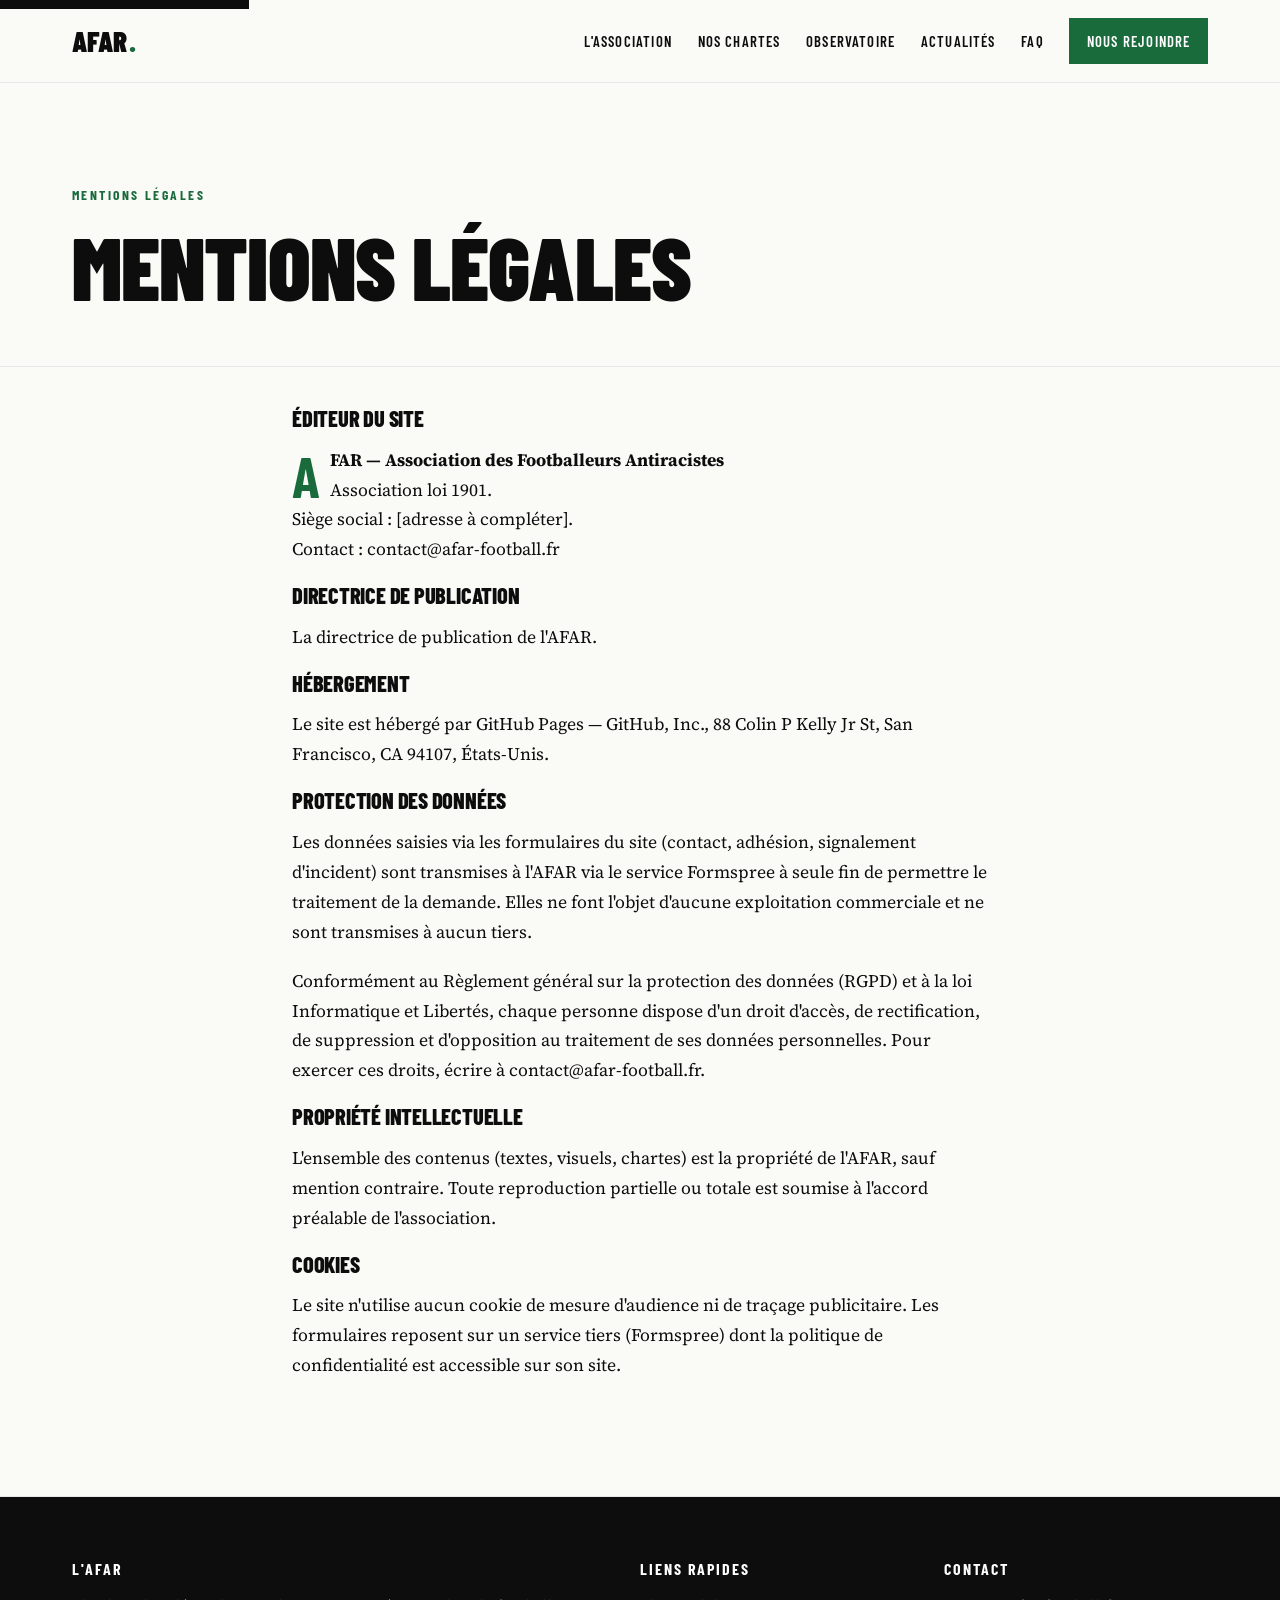
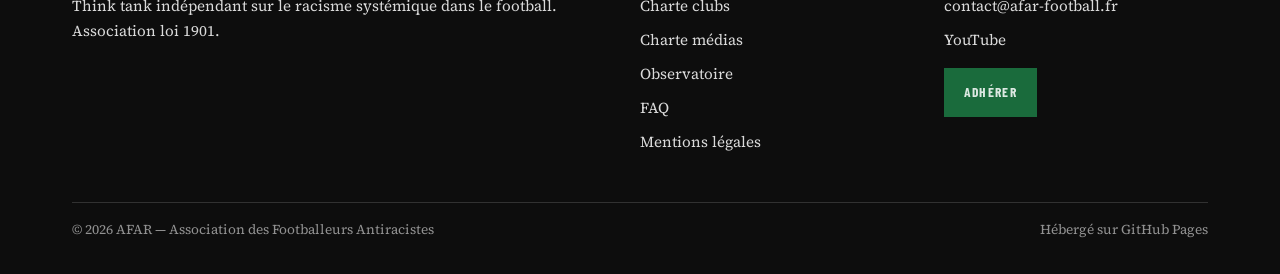
<file: mentions-legales.html>
<!DOCTYPE html>
<html lang="fr">
<head>
  <meta charset="UTF-8">
  <meta name="viewport" content="width=device-width, initial-scale=1.0">
  <title>Mentions légales — AFAR</title>
  <meta name="description" content="Mentions légales du site de l'Association des Footballeurs Antiracistes (AFAR).">
  <meta name="keywords" content="racisme football, antiracisme, antiraciste, AFAR, Association Footballeurs Antiracistes, insultes racistes, discriminations football, Vinicius, Lukaku, cris de singe, racisme dans le football français, lutte contre le racisme sport, observatoire racisme football">
  <meta name="author" content="AFAR — Association des Footballeurs Antiracistes">
  <meta name="robots" content="index, follow">
  <link rel="canonical" href="https://afar-football.fr/mentions-legales.html">

  <meta property="og:title" content="Mentions légales — AFAR">
  <meta property="og:description" content="Mentions légales du site de l'Association des Footballeurs Antiracistes (AFAR).">
  <meta property="og:type" content="website">
  <meta property="og:locale" content="fr_FR">
  <meta property="og:url" content="https://afar-football.fr/mentions-legales.html">
  <meta property="og:site_name" content="AFAR — Association des Footballeurs Antiracistes">
  <meta property="og:image" content="https://afar-football.fr/img/og-default.jpg">

  <meta name="twitter:card" content="summary_large_image">
  <meta name="twitter:title" content="Mentions légales — AFAR">
  <meta name="twitter:description" content="Mentions légales du site de l'Association des Footballeurs Antiracistes (AFAR).">
  <meta name="twitter:image" content="https://afar-football.fr/img/og-default.jpg">

  <link rel="preconnect" href="https://fonts.googleapis.com">
  <link rel="preconnect" href="https://fonts.gstatic.com" crossorigin>
  <link href="https://fonts.googleapis.com/css2?family=Barlow+Condensed:wght@600;700;800;900&family=Source+Serif+4:ital,wght@0,300;0,400;0,600;1,300;1,400&display=swap" rel="stylesheet">

  <style>
/* =========================================================
   AFAR — Association des Footballeurs Antiracistes
   Feuille de style principale
   ========================================================= */

/* --- Variables globales --- */
:root {
  /* Couleurs */
  --color-bg: #fafaf7;
  --color-bg-alt: #f5f5f5;
  --color-ink: #0d0d0d;
  --color-ink-soft: #2a2a2a;
  --color-muted: #767676;
  --color-line: #e8e8e8;
  --color-accent: #1a6b3c;          /* vert gazon profond — valeur v1 exacte */
  --color-accent-dark: #0f4526;
  --color-accent-light: #e8f5ee;
  --color-white: #ffffff;

  /* Typographies — alignées sur la v1 */
  --font-display: "Barlow Condensed", sans-serif;
  --font-serif: "Source Serif 4", Georgia, serif;
  --font-mono: "JetBrains Mono", ui-monospace, SFMono-Regular, monospace;

  /* Échelles */
  --max-width: 1200px;
  --max-width-read: 760px;
  --space-1: 0.5rem;
  --space-2: 1rem;
  --space-3: 2rem;
  --space-4: 2.5rem;
  --space-5: 4rem;
  --space-6: 6rem;
  --space-7: 8rem;

  /* Divers */
  --transition-fast: 160ms ease;
  --transition: 260ms cubic-bezier(.2,.7,.2,1);
  --radius-sm: 2px;
  --radius: 4px;
}

/* --- Reset doux --- */
*, *::before, *::after { box-sizing: border-box; }
html { scroll-behavior: smooth; -webkit-text-size-adjust: 100%; }
body {
  margin: 0;
  background: var(--color-bg);
  color: var(--color-ink);
  font-family: var(--font-serif);
  font-size: 18px;
  line-height: 1.65;
  font-weight: 400;
  -webkit-font-smoothing: antialiased;
  text-rendering: optimizeLegibility;
}
img, svg { display: block; max-width: 100%; height: auto; }
a { color: inherit; text-decoration: none; transition: color var(--transition-fast); }
a:hover { color: var(--color-accent); }
button { font: inherit; cursor: pointer; border: 0; background: none; color: inherit; }
ul, ol { padding-left: 1.2em; }
hr { border: 0; border-top: 1px solid var(--color-line); margin: var(--space-4) 0; }
main { display: block; }

/* --- Titres — réglages v1 exacts --- */
h1, h2, h3, h4 {
  font-family: var(--font-display);
  font-weight: 900;
  letter-spacing: -0.01em;
  line-height: 1;
  margin: 0 0 var(--space-2) 0;
  text-transform: uppercase;
}
h1 { font-size: clamp(2.8rem, 7vw, 5.5rem); font-weight: 900; }
h2 { font-size: clamp(2rem, 5vw, 3.5rem); font-weight: 800; }
h3 { font-size: clamp(1.4rem, 3vw, 2rem); font-weight: 700; }
h4 { font-size: 1.2rem; letter-spacing: 0.05em; font-weight: 700; }

p { margin: 0 0 var(--space-2) 0; }
p + p { margin-top: 0; }

.eyebrow {
  font-family: var(--font-display);
  font-weight: 700;
  text-transform: uppercase;
  letter-spacing: 0.18em;
  font-size: 0.85rem;
  color: var(--color-accent);
  margin-bottom: var(--space-2);
  display: inline-block;
}

/* --- Container --- */
.container {
  max-width: var(--max-width);
  margin: 0 auto;
  padding: 0 var(--space-3);
}
.container--narrow {
  max-width: var(--max-width-read);
  margin: 0 auto;
  padding: 0 var(--space-3);
}

/* =========================================================
   HEADER / NAVIGATION
   ========================================================= */
.site-header {
  position: sticky;
  top: 0;
  z-index: 100;
  background: var(--color-bg);
  border-bottom: 1px solid var(--color-line);
}
.site-header__inner {
  display: flex;
  align-items: center;
  justify-content: space-between;
  max-width: var(--max-width);
  margin: 0 auto;
  padding: 1.1rem var(--space-3);
}
.site-logo {
  font-family: var(--font-display);
  font-weight: 900;
  font-size: 1.8rem;
  letter-spacing: 0.005em;
  color: var(--color-ink);
  text-transform: uppercase;
  line-height: 1;
}
.site-logo::after {
  content: ".";
  color: var(--color-accent);
  margin-left: 1px;
}
.site-logo:hover { color: var(--color-ink); }

.main-nav { display: flex; align-items: center; gap: 1.6rem; }
.main-nav > ul {
  list-style: none;
  display: flex;
  gap: 1.6rem;
  padding: 0;
  margin: 0;
  align-items: center;
}
.main-nav a {
  font-family: var(--font-display);
  font-weight: 600;
  text-transform: uppercase;
  font-size: 0.92rem;
  letter-spacing: 0.08em;
  color: var(--color-ink);
  padding: 0.5rem 0;
  position: relative;
}
.main-nav a:hover { color: var(--color-accent); }
.main-nav .has-submenu { position: relative; }
.main-nav .submenu {
  display: none;
  position: absolute;
  top: 100%;
  left: 0;
  background: var(--color-white);
  border: 1px solid var(--color-line);
  min-width: 240px;
  padding: 0.6rem 0;
  list-style: none;
  margin: 0;
  box-shadow: 0 12px 32px rgba(0,0,0,.08);
}
.main-nav .has-submenu:hover .submenu,
.main-nav .has-submenu:focus-within .submenu { display: block; }
.main-nav .submenu li { display: block; }
.main-nav .submenu a {
  display: block;
  padding: 0.65rem 1.1rem;
  font-size: 0.82rem;
  letter-spacing: 0.06em;
}
.main-nav .submenu a:hover { background: var(--color-accent-light); color: var(--color-accent-dark); }

.btn-nav-cta {
  display: inline-block;
  background: var(--color-accent);
  color: var(--color-white) !important;
  padding: 0.7rem 1.1rem !important;
  font-family: var(--font-display);
  font-weight: 700;
  text-transform: uppercase;
  letter-spacing: 0.08em;
  font-size: 0.88rem;
  transition: background var(--transition-fast);
}
.btn-nav-cta:hover { background: var(--color-accent-dark); color: var(--color-white) !important; }

/* Burger mobile */
.burger {
  display: none;
  width: 42px;
  height: 42px;
  border: 1px solid var(--color-ink);
  align-items: center;
  justify-content: center;
  flex-direction: column;
  gap: 4px;
  background: transparent;
}
.burger span {
  display: block;
  width: 20px;
  height: 2px;
  background: var(--color-ink);
  transition: transform var(--transition), opacity var(--transition);
}
.burger.is-open span:nth-child(1) { transform: translateY(6px) rotate(45deg); }
.burger.is-open span:nth-child(2) { opacity: 0; }
.burger.is-open span:nth-child(3) { transform: translateY(-6px) rotate(-45deg); }

/* =========================================================
   BOUTONS
   ========================================================= */
.btn {
  display: inline-block;
  padding: 1rem 1.6rem;
  font-family: var(--font-display);
  font-weight: 700;
  text-transform: uppercase;
  letter-spacing: 0.1em;
  font-size: 0.95rem;
  border: 2px solid var(--color-ink);
  background: var(--color-ink);
  color: var(--color-white);
  transition: all var(--transition);
  cursor: pointer;
}
.btn:hover { background: var(--color-accent); border-color: var(--color-accent); color: var(--color-white); }
.btn--outline { background: transparent; color: var(--color-ink); }
.btn--outline:hover { background: var(--color-ink); color: var(--color-white); }
.btn--accent { background: var(--color-accent); border-color: var(--color-accent); }
.btn--accent:hover { background: var(--color-accent-dark); border-color: var(--color-accent-dark); color: var(--color-white); }
.btn--sm { padding: 0.7rem 1.1rem; font-size: 0.85rem; }

/* =========================================================
   HERO — copie pixel-pour-pixel de la v1
   ========================================================= */
.hero {
  background: var(--color-ink);
  color: var(--color-white);
  padding: var(--space-7) 0;
  position: relative;
  overflow: hidden;
  min-height: 80vh;
  display: flex;
  align-items: center;
}

.hero::before {
  content: '';
  position: absolute;
  inset: 0;
  background: repeating-linear-gradient(
    -45deg,
    transparent,
    transparent 40px,
    rgba(26, 107, 60, 0.04) 40px,
    rgba(26, 107, 60, 0.04) 41px
  );
}

.hero .container {
  position: relative;
  z-index: 2;
}

.hero-label {
  font-family: var(--font-display);
  font-size: 0.8rem;
  font-weight: 700;
  letter-spacing: 0.15em;
  text-transform: uppercase;
  color: var(--color-accent);
  margin-bottom: var(--space-2);
  display: block;
}

.hero h1 {
  color: var(--color-white);
  margin-bottom: var(--space-2);
  max-width: 900px;
}

.hero h1 em {
  font-style: normal;
  color: var(--color-accent);
}

.hero-subtitle {
  font-size: 1.2rem;
  font-weight: 300;
  color: rgba(255, 255, 255, 0.75);
  max-width: 600px;
  margin-bottom: var(--space-3);
  font-family: var(--font-serif);
}

.hero-actions {
  display: flex;
  gap: 1rem;
  flex-wrap: wrap;
}

.hero-img-placeholder {
  position: absolute;
  right: 0;
  top: 0;
  bottom: 0;
  width: 40%;
  background: var(--color-accent);
  opacity: 0.12;
  display: flex;
  align-items: center;
  justify-content: center;
  font-family: var(--font-display);
  font-size: 0.8rem;
  letter-spacing: 0.1em;
  text-transform: uppercase;
  color: var(--color-white);
}

/* Boutons adaptés au fond sombre du hero */
.hero .btn--accent {
  background: var(--color-accent);
  border-color: var(--color-accent);
  color: var(--color-white);
}
.hero .btn--accent:hover {
  background: var(--color-accent-dark);
  border-color: var(--color-accent-dark);
}
.hero .btn--outline {
  background: transparent;
  color: var(--color-white);
  border-color: var(--color-white);
}
.hero .btn--outline:hover {
  background: var(--color-white);
  color: var(--color-ink);
  border-color: var(--color-white);
}
/* =========================================================
   SECTIONS GÉNÉRIQUES
   ========================================================= */
.section {
  padding: var(--space-6) 0;
  border-bottom: 1px solid var(--color-line);
}
.section--dark {
  background: var(--color-ink);
  color: var(--color-white);
}
.section--dark h1, .section--dark h2, .section--dark h3 { color: var(--color-white); }
.section__header {
  max-width: var(--max-width-read);
  margin-bottom: var(--space-4);
}
.section__header p {
  font-size: 1.15rem;
  color: var(--color-ink-soft);
}

/* Lead paragraph */
.lead {
  font-size: 1.35rem;
  line-height: 1.5;
  color: var(--color-ink);
  margin-bottom: var(--space-3);
}

/* Prose text column */
.prose { max-width: var(--max-width-read); }
.prose p { font-size: 1.1rem; line-height: 1.7; margin-bottom: 1.2rem; }
.prose p:first-of-type::first-letter {
  font-family: var(--font-display);
  font-size: 3.6rem;
  float: left;
  line-height: 0.9;
  padding: 0.3rem 0.6rem 0 0;
  color: var(--color-accent);
}

/* =========================================================
   CHIFFRES CLÉS
   ========================================================= */
.stats {
  display: grid;
  grid-template-columns: repeat(4, 1fr);
  gap: 0;
  border-top: 1px solid var(--color-line);
  border-left: 1px solid var(--color-line);
  margin-top: var(--space-3);
}
.stat {
  border-right: 1px solid var(--color-line);
  border-bottom: 1px solid var(--color-line);
  padding: var(--space-4) var(--space-3);
  transition: background var(--transition);
}
.stat[role="link"]:hover, .stat a:hover { background: var(--color-accent-light); }
.stat__number {
  font-family: var(--font-display);
  font-weight: 900;
  font-size: clamp(2.8rem, 5vw, 4.2rem);
  line-height: 1;
  color: var(--color-accent);
  display: block;
  margin-bottom: 0.4rem;
}
.stat__label {
  font-size: 0.92rem;
  color: var(--color-ink-soft);
  line-height: 1.4;
}

/* =========================================================
   CARTES
   ========================================================= */
.cards {
  display: grid;
  grid-template-columns: repeat(3, 1fr);
  gap: var(--space-3);
}
.card {
  background: var(--color-white);
  border: 1px solid var(--color-line);
  padding: var(--space-3);
  transition: transform var(--transition), border-color var(--transition);
}
.card:hover {
  transform: translateY(-3px);
  border-color: var(--color-accent);
}
.card time {
  font-family: var(--font-display);
  font-weight: 700;
  font-size: 0.82rem;
  letter-spacing: 0.1em;
  color: var(--color-muted);
  text-transform: uppercase;
  display: block;
  margin-bottom: 0.5rem;
}
.card h3 { margin-bottom: 0.6rem; }
.card h3 a:hover { color: var(--color-accent); }
.card .source {
  font-size: 0.82rem;
  color: var(--color-muted);
  font-style: italic;
  margin-bottom: 0.6rem;
}
.card .extrait {
  font-size: 0.98rem;
  color: var(--color-ink-soft);
  margin-bottom: var(--space-2);
}
.card .lire-suite {
  font-family: var(--font-display);
  font-weight: 700;
  text-transform: uppercase;
  letter-spacing: 0.08em;
  font-size: 0.85rem;
  color: var(--color-accent);
}

/* Deux blocs charte */
.charte-duo {
  display: grid;
  grid-template-columns: 1fr 1fr;
  gap: var(--space-3);
}
.charte-block {
  padding: var(--space-4);
  background: var(--color-white);
  border: 1px solid var(--color-line);
  position: relative;
  overflow: hidden;
}
.charte-block::before {
  content: "";
  position: absolute;
  top: 0; left: 0;
  width: 6px; height: 100%;
  background: var(--color-accent);
}
.charte-block h3 { margin-bottom: 0.8rem; }
.charte-block p { margin-bottom: var(--space-3); color: var(--color-ink-soft); }

/* =========================================================
   BANNIÈRE CTA
   ========================================================= */
.cta-banner {
  background: var(--color-accent);
  color: var(--color-white);
  padding: var(--space-5) 0;
  text-align: center;
}
.cta-banner h2 { color: var(--color-white); margin-bottom: var(--space-2); }
.cta-banner p { font-size: 1.15rem; margin-bottom: var(--space-3); opacity: 0.9; max-width: 600px; margin-left: auto; margin-right: auto; }
.cta-banner .btn {
  background: var(--color-white);
  color: var(--color-accent);
  border-color: var(--color-white);
}
.cta-banner .btn:hover {
  background: var(--color-ink);
  color: var(--color-white);
  border-color: var(--color-ink);
}

/* =========================================================
   VALEURS / BLOCS ÉDITORIAUX
   ========================================================= */
.valeurs-grid {
  display: grid;
  grid-template-columns: repeat(2, 1fr);
  gap: 0;
  border-top: 1px solid var(--color-line);
  border-left: 1px solid var(--color-line);
}
.valeur {
  border-right: 1px solid var(--color-line);
  border-bottom: 1px solid var(--color-line);
  padding: var(--space-4) var(--space-3);
}
.valeur__num {
  font-family: var(--font-display);
  font-weight: 700;
  color: var(--color-accent);
  font-size: 1rem;
  letter-spacing: 0.14em;
  display: block;
  margin-bottom: 0.6rem;
}
.valeur h3 { margin-bottom: 1rem; }
.valeur p { color: var(--color-ink-soft); font-size: 1.02rem; }

/* =========================================================
   CHARTE — ENGAGEMENTS
   ========================================================= */
.engagements { margin-top: var(--space-4); }
.engagement {
  display: grid;
  grid-template-columns: 110px 1fr;
  gap: var(--space-3);
  padding: var(--space-4) 0;
  border-top: 1px solid var(--color-line);
}
.engagement:last-child { border-bottom: 1px solid var(--color-line); }
.engagement__num {
  font-family: var(--font-display);
  font-weight: 900;
  font-size: clamp(3rem, 6vw, 5rem);
  line-height: 0.9;
  color: var(--color-accent);
}
.engagement h3 { margin-bottom: var(--space-2); }
.engagement ul { padding-left: 1.1em; margin: var(--space-2) 0 0; }
.engagement li { margin-bottom: 0.5rem; color: var(--color-ink-soft); }
.engagement p { color: var(--color-ink-soft); }

/* Préambule encadré */
.preambule {
  background: var(--color-bg-alt);
  padding: var(--space-4);
  border-left: 4px solid var(--color-accent);
  margin: var(--space-4) 0;
  font-size: 1.05rem;
}

/* =========================================================
   ÉQUIPE — GRILLE DE PROFILS (anonymisée)
   ========================================================= */
.profils-grid {
  display: grid;
  grid-template-columns: repeat(4, 1fr);
  gap: 0;
  border-top: 1px solid var(--color-line);
  border-left: 1px solid var(--color-line);
  margin-top: var(--space-4);
}
.profil {
  border-right: 1px solid var(--color-line);
  border-bottom: 1px solid var(--color-line);
  padding: var(--space-3);
  min-height: 220px;
  display: flex;
  flex-direction: column;
  justify-content: space-between;
  transition: background var(--transition);
}
.profil:hover { background: var(--color-accent-light); }
.profil__num {
  font-family: var(--font-display);
  font-weight: 600;
  font-size: 0.85rem;
  color: var(--color-muted);
  letter-spacing: 0.14em;
}
.profil h3 {
  font-size: 1.3rem;
  margin: var(--space-2) 0;
  line-height: 1.05;
}
.profil p { font-size: 0.95rem; color: var(--color-ink-soft); margin: 0; }

/* =========================================================
   OBSERVATOIRE — COMPTEUR, COMITÉ, SOUTIENS
   ========================================================= */
.compteur {
  background: var(--color-ink);
  color: var(--color-white);
  padding: var(--space-5) var(--space-4);
  text-align: center;
  cursor: pointer;
  transition: background var(--transition);
  display: block;
}
.compteur:hover { background: var(--color-accent-dark); color: var(--color-white); }
.compteur__chiffre {
  font-family: var(--font-display);
  font-weight: 900;
  font-size: clamp(5rem, 14vw, 12rem);
  line-height: 0.9;
  color: var(--color-accent);
  display: block;
  margin-bottom: 1rem;
}
.compteur__chiffre.is-placeholder {
  /* Quand le compteur est vide, on dégrade gracieusement en gardant l'emplacement
     mais sans afficher un trait fin perdu dans le bloc noir. */
  font-size: clamp(2.5rem, 6vw, 4rem);
  letter-spacing: 0.4em;
  color: var(--color-muted);
  text-indent: 0.4em; /* compensation du letter-spacing pour rester centré */
}
.compteur__label {
  font-family: var(--font-display);
  font-weight: 700;
  text-transform: uppercase;
  letter-spacing: 0.12em;
  font-size: 1rem;
  max-width: 640px;
  margin: 0 auto;
  line-height: 1.4;
}
.compteur__note {
  font-family: var(--font-serif);
  font-size: 0.85rem;
  text-transform: none;
  letter-spacing: 0;
  color: var(--color-muted);
  margin-top: var(--space-2);
  font-style: italic;
}

.duo-grid {
  display: grid;
  grid-template-columns: 1fr 1fr;
  gap: var(--space-5);
}
.logo-grid {
  display: grid;
  grid-template-columns: repeat(4, 1fr);
  gap: var(--space-2);
  margin-top: var(--space-3);
}
.logo-placeholder {
  aspect-ratio: 3 / 2;
  border: 1px dashed var(--color-line);
  display: flex;
  align-items: center;
  justify-content: center;
  font-size: 0.78rem;
  color: var(--color-muted);
  letter-spacing: 0.06em;
  text-transform: uppercase;
  font-family: var(--font-display);
  font-weight: 600;
  background: var(--color-white);
}

/* Citations de soutien */
.citations-grid {
  display: grid;
  grid-template-columns: repeat(3, 1fr);
  gap: var(--space-3);
  margin-top: var(--space-3);
}
.citation {
  padding: var(--space-3);
  background: var(--color-bg-alt);
  border-left: 4px solid var(--color-accent);
}
.citation blockquote {
  margin: 0 0 var(--space-2) 0;
  font-family: var(--font-serif);
  font-size: 1.15rem;
  font-style: italic;
  line-height: 1.45;
  color: var(--color-ink);
}
.citation blockquote::before { content: "« "; color: var(--color-accent); }
.citation blockquote::after { content: " »"; color: var(--color-accent); }
.citation cite {
  font-family: var(--font-display);
  font-weight: 700;
  font-style: normal;
  text-transform: uppercase;
  letter-spacing: 0.1em;
  font-size: 0.82rem;
  color: var(--color-muted);
}

/* Événements */
.evenements-grid {
  display: grid;
  grid-template-columns: 1fr 1fr;
  gap: var(--space-5);
  margin-top: var(--space-3);
}
.evenement-col h3 { margin-bottom: var(--space-3); border-bottom: 2px solid var(--color-accent); padding-bottom: 0.5rem; }
.evenement {
  padding: var(--space-2) 0;
  border-bottom: 1px solid var(--color-line);
}
.evenement time {
  font-family: var(--font-display);
  font-weight: 700;
  text-transform: uppercase;
  letter-spacing: 0.1em;
  font-size: 0.85rem;
  color: var(--color-accent);
  display: block;
  margin-bottom: 0.3rem;
}
.evenement h4 { text-transform: none; font-family: var(--font-serif); font-weight: 600; font-size: 1.05rem; margin-bottom: 0.3rem; }
.evenement p { font-size: 0.92rem; color: var(--color-ink-soft); margin: 0; }

/* =========================================================
   FORMULAIRES
   ========================================================= */
.form {
  max-width: var(--max-width-read);
  margin: 0;
}
.form__row { margin-bottom: var(--space-2); }
.form__row--duo { display: grid; grid-template-columns: 1fr 1fr; gap: var(--space-2); margin-bottom: var(--space-2); }
.form label {
  display: block;
  font-family: var(--font-display);
  font-weight: 600;
  text-transform: uppercase;
  letter-spacing: 0.08em;
  font-size: 0.82rem;
  margin-bottom: 0.4rem;
  color: var(--color-ink);
}
.form input[type="text"],
.form input[type="email"],
.form input[type="date"],
.form select,
.form textarea {
  width: 100%;
  padding: 0.85rem 1rem;
  background: var(--color-white);
  border: 1px solid var(--color-line);
  font-family: var(--font-serif);
  font-size: 1rem;
  color: var(--color-ink);
  transition: border-color var(--transition-fast);
}
.form input:focus, .form select:focus, .form textarea:focus {
  outline: 2px solid var(--color-accent);
  outline-offset: 1px;
  border-color: var(--color-accent);
}
.form textarea { min-height: 140px; resize: vertical; }
.form button[type="submit"] { margin-top: var(--space-2); }
.form .note {
  font-size: 0.88rem;
  color: var(--color-muted);
  font-style: italic;
  border-left: 3px solid var(--color-accent);
  padding-left: 1rem;
  margin-bottom: var(--space-3);
}
.form .honeypot { display: none !important; }

/* FAQ accordéon */
.faq-list { max-width: var(--max-width-read); margin-top: var(--space-3); }
.faq-item { border-top: 1px solid var(--color-ink); }
.faq-item:last-child { border-bottom: 1px solid var(--color-ink); }
.faq-question {
  width: 100%;
  text-align: left;
  padding: var(--space-3) 0;
  display: flex;
  justify-content: space-between;
  align-items: center;
  gap: var(--space-2);
  font-family: var(--font-display);
  font-weight: 800;
  text-transform: uppercase;
  letter-spacing: 0.04em;
  font-size: 1.1rem;
  color: var(--color-ink);
  transition: color var(--transition);
}
.faq-question:hover { color: var(--color-accent); }
.faq-question .plus {
  font-size: 1.6rem;
  color: var(--color-accent);
  transition: transform var(--transition);
  flex-shrink: 0;
}
.faq-item.is-open .plus { transform: rotate(45deg); }
.faq-answer {
  max-height: 0;
  overflow: hidden;
  transition: max-height var(--transition);
}
.faq-answer__inner {
  padding: 0 0 var(--space-3);
  font-size: 1.05rem;
  color: var(--color-ink-soft);
  line-height: 1.65;
}

/* Bloc YouTube */
.youtube-block {
  background: var(--color-ink);
  color: var(--color-white);
  padding: var(--space-4);
  display: flex;
  justify-content: space-between;
  align-items: center;
  gap: var(--space-3);
  margin-bottom: var(--space-5);
  flex-wrap: wrap;
}
.youtube-block__text h3 { color: var(--color-white); margin-bottom: 0.4rem; }
.youtube-block__text p { margin: 0; color: rgba(255,255,255,0.75); font-size: 1rem; }

/* Loading / erreur flux */
.feed-state {
  padding: var(--space-3);
  text-align: center;
  color: var(--color-muted);
  font-style: italic;
  background: var(--color-bg-alt);
  grid-column: 1 / -1;
}

/* =========================================================
   FOOTER
   ========================================================= */
.site-footer {
  background: var(--color-ink);
  color: rgba(255,255,255,0.85);
  padding: var(--space-5) 0 var(--space-3);
  font-size: 0.95rem;
}
.site-footer a { color: rgba(255,255,255,0.85); }
.site-footer a:hover { color: var(--color-accent); }
.site-footer h4 {
  color: var(--color-white);
  margin-bottom: var(--space-2);
  font-size: 1rem;
  letter-spacing: 0.12em;
}
.footer-grid {
  display: grid;
  grid-template-columns: 2fr 1fr 1fr;
  gap: var(--space-4);
  margin-bottom: var(--space-4);
}
.footer-grid ul { list-style: none; padding: 0; margin: 0; }
.footer-grid li { margin-bottom: 0.55rem; }
.footer-bottom {
  border-top: 1px solid rgba(255,255,255,0.15);
  padding-top: var(--space-2);
  display: flex;
  justify-content: space-between;
  align-items: center;
  font-size: 0.85rem;
  color: rgba(255,255,255,0.55);
  flex-wrap: wrap;
  gap: 0.5rem;
}
.social-links { display: flex; gap: 0.8rem; margin-top: var(--space-2); }
.social-links a {
  font-family: var(--font-display);
  font-weight: 700;
  text-transform: uppercase;
  letter-spacing: 0.08em;
  font-size: 0.82rem;
  padding: 0.5rem 0.9rem;
  border: 1px solid rgba(255,255,255,0.3);
  transition: all var(--transition-fast);
}
.social-links a:hover { background: var(--color-accent); border-color: var(--color-accent); color: var(--color-white); }

/* =========================================================
   PAGE TITRE (header de page intérieure)
   ========================================================= */
.page-header {
  padding: var(--space-6) 0 var(--space-4);
  border-bottom: 1px solid var(--color-line);
}
.page-header__inner { max-width: var(--max-width-read); }
.page-header h1 { margin-bottom: var(--space-2); }
.page-header p.subtitle {
  font-size: 1.25rem;
  color: var(--color-ink-soft);
  max-width: 640px;
}

/* Navigation de bas de page (fil d'Ariane interne) */
.page-nav {
  display: flex;
  gap: var(--space-3);
  padding: var(--space-3) 0;
  font-family: var(--font-display);
  font-weight: 600;
  text-transform: uppercase;
  letter-spacing: 0.08em;
  font-size: 0.85rem;
  border-top: 1px solid var(--color-line);
  flex-wrap: wrap;
}
.page-nav a { color: var(--color-accent); }
.page-nav a:hover { color: var(--color-ink); }

/* =========================================================
   FADE-IN SCROLL
   ========================================================= */
.fade-in {
  opacity: 0;
  transform: translateY(20px);
  transition: opacity 600ms ease, transform 600ms ease;
}
.fade-in.is-visible {
  opacity: 1;
  transform: translateY(0);
}

/* =========================================================
   UTILITAIRES
   ========================================================= */
.text-center { text-align: center; }
.mb-0 { margin-bottom: 0 !important; }
.mt-0 { margin-top: 0 !important; }
.visually-hidden {
  position: absolute;
  width: 1px; height: 1px;
  padding: 0; margin: -1px;
  overflow: hidden; clip: rect(0,0,0,0);
  white-space: nowrap; border: 0;
}
.sr-skip {
  position: absolute;
  top: -40px;
  left: 0;
  background: var(--color-ink);
  color: var(--color-white);
  padding: 0.6rem 1rem;
  z-index: 200;
  transition: top var(--transition);
}
.sr-skip:focus { top: 0; }


/* === RESPONSIVE === */

/* =========================================================
   AFAR — Responsive
   ========================================================= */

/* ----- Tablette ----- */
@media (max-width: 960px) {
  body { font-size: 17px; }

  .hero__grid { grid-template-columns: 1fr; gap: var(--space-4); }
  .hero__placeholder { aspect-ratio: 16 / 9; }

  .stats { grid-template-columns: repeat(2, 1fr); }
  .cards { grid-template-columns: repeat(2, 1fr); }
  .charte-duo { grid-template-columns: 1fr; }

  .valeurs-grid { grid-template-columns: 1fr; }
  .profils-grid { grid-template-columns: repeat(2, 1fr); }

  .duo-grid { grid-template-columns: 1fr; gap: var(--space-4); }
  .logo-grid { grid-template-columns: repeat(3, 1fr); }
  .citations-grid { grid-template-columns: 1fr 1fr; }
  .evenements-grid { grid-template-columns: 1fr; gap: var(--space-4); }

  .footer-grid { grid-template-columns: 1fr 1fr; }

  .engagement { grid-template-columns: 80px 1fr; gap: var(--space-2); }
  .engagement__num { font-size: 3rem; }
}

/* ----- Mobile ----- */
@media (max-width: 640px) {
  :root {
    --space-5: 3rem;
    --space-6: 4rem;
    --space-7: 5rem;
  }
  body { font-size: 16px; }

  /* Navigation mobile */
  .burger { display: flex; }
  .main-nav {
    position: fixed;
    top: 63px;
    left: 0; right: 0;
    background: var(--color-bg);
    border-top: 1px solid var(--color-line);
    height: calc(100vh - 63px);
    max-height: 0;
    overflow: hidden;
    transition: max-height var(--transition);
    flex-direction: column;
    align-items: stretch;
    gap: 0;
    padding: 0;
  }
  .main-nav.is-open {
    max-height: calc(100vh - 63px);
    overflow-y: auto;
    padding: var(--space-2) 0;
  }
  .main-nav > ul {
    flex-direction: column;
    gap: 0;
    width: 100%;
  }
  .main-nav > ul > li {
    width: 100%;
    border-bottom: 1px solid var(--color-line);
  }
  .main-nav a {
    display: block;
    padding: 1rem var(--space-3);
    font-size: 1rem;
  }
  .main-nav .submenu {
    display: block;
    position: static;
    background: var(--color-bg-alt);
    border: 0;
    box-shadow: none;
    min-width: 0;
    padding: 0;
  }
  .main-nav .submenu a {
    padding: 0.75rem var(--space-3) 0.75rem var(--space-4);
    font-size: 0.88rem;
  }
  .btn-nav-cta {
    margin: var(--space-2) var(--space-3) !important;
    display: block !important;
    text-align: center;
  }

  .hero { padding: var(--space-5) 0 var(--space-4); }
  .hero__ctas { flex-direction: column; align-items: stretch; }
  .hero__ctas .btn { text-align: center; }

  .stats { grid-template-columns: 1fr; }
  .cards { grid-template-columns: 1fr; }
  .profils-grid { grid-template-columns: 1fr; }
  .logo-grid { grid-template-columns: repeat(2, 1fr); }
  .citations-grid { grid-template-columns: 1fr; }

  .footer-grid { grid-template-columns: 1fr; gap: var(--space-3); }
  .footer-bottom { flex-direction: column; align-items: flex-start; }

  .engagement { grid-template-columns: 60px 1fr; }
  .engagement__num { font-size: 2.4rem; }

  .section { padding: var(--space-5) 0; }
  .prose p:first-of-type::first-letter { font-size: 2.8rem; }

  .form__row--duo { grid-template-columns: 1fr; }

  .youtube-block { flex-direction: column; align-items: flex-start; text-align: left; }
}

/* ----- Très petit écran ----- */
@media (max-width: 400px) {
  .container, .container--narrow { padding: 0 var(--space-2); }
}

/* ----- Préfère les animations réduites ----- */
@media (prefers-reduced-motion: reduce) {
  *, *::before, *::after {
    animation-duration: 0.01ms !important;
    animation-iteration-count: 1 !important;
    transition-duration: 0.01ms !important;
    scroll-behavior: auto !important;
  }
  .fade-in { opacity: 1; transform: none; }
}

  </style>
</head>
<body>
<a class="sr-skip" href="#main">Aller au contenu principal</a>

<header class="site-header">
  <div class="site-header__inner">
    <a href="index.html" class="site-logo" aria-label="AFAR — retour à l'accueil">AFAR</a>
    <button class="burger" aria-label="Ouvrir le menu" aria-expanded="false" aria-controls="main-nav">
      <span></span><span></span><span></span>
    </button>
    <nav class="main-nav" id="main-nav" aria-label="Navigation principale">
      <ul>
        <li class="has-submenu">
          <a href="qui-sommes-nous.html">L'association</a>
          <ul class="submenu">
            <li><a href="qui-sommes-nous.html">Qui sommes-nous</a></li>
            <li><a href="nos-valeurs.html">Nos valeurs</a></li>
            <li><a href="notre-equipe.html">Notre équipe</a></li>
          </ul>
        </li>
        <li class="has-submenu">
          <a href="charte-clubs.html">Nos chartes</a>
          <ul class="submenu">
            <li><a href="charte-clubs.html">Charte clubs</a></li>
            <li><a href="charte-medias.html">Charte médias</a></li>
            <li><a href="signataires.html">Signataires</a></li>
          </ul>
        </li>
        <li><a href="observatoire.html">Observatoire</a></li>
        <li><a href="actualites.html">Actualités</a></li>
        <li><a href="faq.html">FAQ</a></li>
        <li><a href="contact.html" class="btn-nav-cta">Nous rejoindre</a></li>
      </ul>
    </nav>
  </div>
</header>

<main id="main">

  <section class="page-header">
    <div class="container">
      <div class="page-header__inner fade-in">
        <span class="eyebrow">Mentions légales</span>
        <h1>Mentions légales</h1>
      </div>
    </div>
  </section>

  <section class="section" style="padding-top: var(--space-4);">
    <div class="container--narrow">
      <div class="prose fade-in">
        <h2 style="font-size: 1.4rem;">Éditeur du site</h2>
        <p><strong>AFAR — Association des Footballeurs Antiracistes</strong><br>
        Association loi 1901.<br>
        Siège social : [adresse à compléter].<br>
        Contact : <a href="mailto:contact@afar-football.fr">contact@afar-football.fr</a></p>

        <h2 style="font-size: 1.4rem;">Directrice de publication</h2>
        <p>La directrice de publication de l'AFAR.</p>

        <h2 style="font-size: 1.4rem;">Hébergement</h2>
        <p>Le site est hébergé par GitHub Pages — GitHub, Inc., 88 Colin P Kelly Jr St, San Francisco, CA 94107, États-Unis.</p>

        <h2 style="font-size: 1.4rem;">Protection des données</h2>
        <p>Les données saisies via les formulaires du site (contact, adhésion, signalement d'incident) sont transmises à l'AFAR via le service Formspree à seule fin de permettre le traitement de la demande. Elles ne font l'objet d'aucune exploitation commerciale et ne sont transmises à aucun tiers.</p>

        <p>Conformément au Règlement général sur la protection des données (RGPD) et à la loi Informatique et Libertés, chaque personne dispose d'un droit d'accès, de rectification, de suppression et d'opposition au traitement de ses données personnelles. Pour exercer ces droits, écrire à <a href="mailto:contact@afar-football.fr">contact@afar-football.fr</a>.</p>

        <h2 style="font-size: 1.4rem;">Propriété intellectuelle</h2>
        <p>L'ensemble des contenus (textes, visuels, chartes) est la propriété de l'AFAR, sauf mention contraire. Toute reproduction partielle ou totale est soumise à l'accord préalable de l'association.</p>

        <h2 style="font-size: 1.4rem;">Cookies</h2>
        <p>Le site n'utilise aucun cookie de mesure d'audience ni de traçage publicitaire. Les formulaires reposent sur un service tiers (Formspree) dont la politique de confidentialité est accessible sur son site.</p>
      </div>
    </div>
  </section>

</main>
<footer class="site-footer">
  <div class="container">
    <div class="footer-grid">
      <div>
        <h4>L'AFAR</h4>
        <p>Think tank indépendant sur le racisme systémique dans le football. Association loi 1901.</p>
      </div>
      <div>
        <h4>Liens rapides</h4>
        <ul>
          <li><a href="charte-clubs.html">Charte clubs</a></li>
          <li><a href="charte-medias.html">Charte médias</a></li>
          <li><a href="observatoire.html">Observatoire</a></li>
          <li><a href="faq.html">FAQ</a></li>
          <li><a href="mentions-legales.html">Mentions légales</a></li>
        </ul>
      </div>
      <div>
        <h4>Contact</h4>
        <ul>
          <li><a href="mailto:contact@afar-football.fr">contact@afar-football.fr</a></li>
          <li><a href="https://youtube.com/@AFAR-Football" target="_blank" rel="noopener">YouTube</a></li>
        </ul>
        <p style="margin-top: 1rem;"><a href="contact.html" class="btn btn--sm btn--accent">Adhérer</a></p>
      </div>
    </div>
    <div class="footer-bottom">
      <span>© 2026 AFAR — Association des Footballeurs Antiracistes</span>
      <span>Hébergé sur GitHub Pages</span>
    </div>
  </div>
</footer>

  <script>
/* =========================================================
   AFAR — Script principal
   Navigation mobile, accordéon FAQ, animations scroll,
   compteur observatoire, flux RSS Google Alerts.
   ========================================================= */

/* -----------------------------------------------------------
   CONFIGURATION
   ----------------------------------------------------------- */

/* MODE COMPTEUR
   - "auto" : le compteur est calculé à partir du flux RSS (recommandé)
   - "manuel" : le compteur affiche la valeur ci-dessous (forcer si besoin)
   - "off"   : affiche le placeholder "• • •" en attendant
*/
const AFAR_COMPTEUR_MODE = "auto";

/* Valeur manuelle utilisée uniquement si AFAR_COMPTEUR_MODE === "manuel" */
const AFAR_COMPTEUR_INCIDENTS = null;

/* Date de départ du compteur (au format ISO).
   Tout article publié AVANT cette date est ignoré. */
const AFAR_COMPTEUR_DEPUIS = "2026-01-01";

/* Veille médiatique.
   Les articles sont collectés toutes les 3 heures par GitHub (Actions > « Veille médiatique »)
   et enregistrés dans data/veille.json. Sources, recherches et mots-clés :
   data/veille-config.json (modifiable sur GitHub).
*/
const AFAR_VEILLE_URL = "data/veille.json";
const AFAR_RSS_FEEDS = {
  incidents: AFAR_VEILLE_URL + "#incidents",
  mentions:  AFAR_VEILLE_URL + "#mentions"
};

/* Liste de secours : la liste de référence est dans data/veille-config.json.
   Mots-clés pour filtrer les incidents racistes UNIQUEMENT
   (le flux global capture aussi sexisme et discrimination, mais le compteur de la
   page d'accueil et de l'observatoire ne compte QUE les actes racistes).
   La vérification est faite dans le titre + le résumé. */
const AFAR_MOTS_RACISME = [
  "racis", "racial", "raciaux", "négrophob", "négritude",
  "cri de singe", "cris de singe", "banane", "bananes",
  "antiracis", "couleur de peau", "discrimination racial"
];

/* Proxy RSS → JSON (RSS2JSON — plan gratuit, 10 000 req/jour). */
const RSS2JSON_ENDPOINT = "https://api.rss2json.com/v1/api.json?rss_url=";

/* Clé API rss2json (optionnelle).
   Si vous avez créé un compte gratuit sur https://rss2json.com,
   collez votre clé ici pour des résultats plus stables (10 000 req/jour).
   Sans clé, on bascule automatiquement sur le proxy de secours. */
const RSS2JSON_KEY = "";

/* Proxies CORS de fallback — testés dans l'ordre, le premier qui répond gagne. */
const CORS_PROXIES = [
  "https://api.allorigins.win/raw?url=",
  "https://corsproxy.io/?",
  "https://api.codetabs.com/v1/proxy?quest="
];

/* Cache client (TTL 30 min). */
const RSS_CACHE_TTL = 30 * 60 * 1000;

/* -----------------------------------------------------------
   1. Navigation mobile (hamburger)
   ----------------------------------------------------------- */
function initNavMobile() {
  const burger = document.querySelector(".burger");
  const nav = document.querySelector(".main-nav");
  if (!burger || !nav) return;

  burger.addEventListener("click", () => {
    const isOpen = nav.classList.toggle("is-open");
    burger.classList.toggle("is-open", isOpen);
    burger.setAttribute("aria-expanded", isOpen ? "true" : "false");
  });

  // Fermer la nav quand on clique sur un lien
  nav.querySelectorAll("a").forEach(link => {
    link.addEventListener("click", () => {
      nav.classList.remove("is-open");
      burger.classList.remove("is-open");
      burger.setAttribute("aria-expanded", "false");
    });
  });
}

/* -----------------------------------------------------------
   2. Accordéon FAQ
   ----------------------------------------------------------- */
function initFaq() {
  const items = document.querySelectorAll(".faq-item");
  items.forEach(item => {
    const btn = item.querySelector(".faq-question");
    const answer = item.querySelector(".faq-answer");
    if (!btn || !answer) return;

    btn.setAttribute("aria-expanded", "false");
    btn.addEventListener("click", () => {
      const isOpen = item.classList.toggle("is-open");
      btn.setAttribute("aria-expanded", isOpen ? "true" : "false");
      answer.style.maxHeight = isOpen ? answer.scrollHeight + "px" : "0";
    });
  });
}

/* -----------------------------------------------------------
   3. Fade-in au scroll (IntersectionObserver)
   ----------------------------------------------------------- */
function initFadeIn() {
  const nodes = document.querySelectorAll(".fade-in");
  if (!("IntersectionObserver" in window) || nodes.length === 0) {
    nodes.forEach(n => n.classList.add("is-visible"));
    return;
  }
  const obs = new IntersectionObserver((entries) => {
    entries.forEach(entry => {
      if (entry.isIntersecting) {
        entry.target.classList.add("is-visible");
        obs.unobserve(entry.target);
      }
    });
  }, { threshold: 0.12, rootMargin: "0px 0px -60px 0px" });
  nodes.forEach(n => obs.observe(n));
}

/* -----------------------------------------------------------
   4. Compteur incidents observatoire
   ----------------------------------------------------------- */

/* Affiche une valeur (numérique) ou le placeholder. */
function afficherCompteur(valeur, noteText) {
  const nodes = document.querySelectorAll("[data-compteur]");
  const isPlaceholder = (valeur === null || valeur === undefined);
  nodes.forEach(node => {
    if (isPlaceholder) {
      node.textContent = "• • •";
      node.classList.add("is-placeholder");
    } else {
      node.textContent = new Intl.NumberFormat("fr-FR").format(valeur);
      node.classList.remove("is-placeholder");
    }
  });

  const notes = document.querySelectorAll("[data-compteur-note]");
  notes.forEach(n => {
    if (noteText) {
      n.textContent = noteText;
      n.style.display = "block";
    } else {
      n.style.display = "none";
    }
  });
}

/* Filtre : un article relève-t-il du racisme ? */
function estIncidentRaciste(item) {
  if (typeof item.raciste === "boolean") return item.raciste; // calculé par la veille
  const haystack = ((item.title || "") + " " + (item.description || "")).toLowerCase();
  return AFAR_MOTS_RACISME.some(kw => haystack.includes(kw.toLowerCase()));
}

/* Filtre : article publié depuis la date de départ ? */
function estApresDateDepart(item) {
  if (!item.pubDate) return false;
  const d = new Date(item.pubDate);
  if (isNaN(d)) return false;
  return d >= new Date(AFAR_COMPTEUR_DEPUIS);
}

/* Dédoublonnage approximatif par similarité de titre (Jaccard sur les mots significatifs).
   Deux articles dont les titres partagent ≥ 60 % de mots significatifs sont considérés
   comme couvrant le même incident. */
function motsSignificatifs(titre) {
  const stopWords = new Set([
    "le","la","les","un","une","des","du","de","d","l","et","ou","à","a","au","aux",
    "en","dans","par","pour","sur","sous","vers","avec","sans","ce","cet","cette",
    "ces","son","sa","ses","leur","leurs","mon","ma","mes","est","sont","être","été",
    "qui","que","quoi","dont","où","ne","pas","plus","si","mais","car","donc","or",
    "que","quel","quelle"
  ]);
  return new Set(
    (titre || "").toLowerCase()
      .replace(/[^\w\sàâäéèêëîïôöùûüÿç-]/g, " ")
      .split(/\s+/)
      .filter(w => w.length > 3 && !stopWords.has(w))
  );
}

function tauxSimilarite(t1, t2) {
  const s1 = motsSignificatifs(t1);
  const s2 = motsSignificatifs(t2);
  if (s1.size === 0 || s2.size === 0) return 0;
  let inter = 0;
  s1.forEach(w => { if (s2.has(w)) inter++; });
  const union = s1.size + s2.size - inter;
  return union === 0 ? 0 : inter / union;
}

function dedoublonnerIncidents(items) {
  const result = [];
  for (const item of items) {
    const isDuplicate = result.some(kept => tauxSimilarite(item.title, kept.title) >= 0.6);
    if (!isDuplicate) result.push(item);
  }
  return result;
}

/* Compteur — orchestration complète */
async function initCompteur() {
  const nodes = document.querySelectorAll("[data-compteur]");
  if (nodes.length === 0) return;

  // Mode off
  if (AFAR_COMPTEUR_MODE === "off") {
    afficherCompteur(null, "Compteur en cours d'initialisation.");
    return;
  }

  // Mode manuel
  if (AFAR_COMPTEUR_MODE === "manuel") {
    afficherCompteur(AFAR_COMPTEUR_INCIDENTS, null);
    return;
  }

  // Mode auto — pas de flux configuré : placeholder
  if (!AFAR_RSS_FEEDS.incidents) {
    afficherCompteur(null, "Compteur en cours d'initialisation.");
    return;
  }

  // Affiche un état intermédiaire pendant le chargement
  afficherCompteur(null, "Calcul en cours…");

  try {
    const items = await fetchFeed(AFAR_RSS_FEEDS.incidents);
    const filtres = items
      .filter(estApresDateDepart)
      .filter(estIncidentRaciste);
    const uniques = dedoublonnerIncidents(filtres);
    const total = uniques.length;
    const dateDepart = new Date(AFAR_COMPTEUR_DEPUIS).toLocaleDateString("fr-FR", {
      day: "numeric", month: "long", year: "numeric"
    });
    afficherCompteur(total, `Estimation issue de la veille médiatique automatisée depuis le ${dateDepart}. Mise à jour en continu.`);
  } catch (err) {
    afficherCompteur(null, "Compteur indisponible — veille en cours d'actualisation.");
  }
}

/* -----------------------------------------------------------
   5. Flux RSS Google Alerts
   ----------------------------------------------------------- */

/* Cache via sessionStorage */
function cacheGet(key) {
  try {
    const raw = sessionStorage.getItem(key);
    if (!raw) return null;
    const data = JSON.parse(raw);
    if (Date.now() - data.timestamp > RSS_CACHE_TTL) return null;
    return data.items;
  } catch { return null; }
}
function cacheSet(key, items) {
  try {
    sessionStorage.setItem(key, JSON.stringify({ timestamp: Date.now(), items }));
  } catch {}
}

/* Parsing d'un flux Atom/RSS au format XML brut (DOMParser natif).
   Compatible avec les flux Google Alerts (Atom) et la plupart des flux RSS 2.0. */
function parseFeedXml(xmlText) {
  const parser = new DOMParser();
  const doc = parser.parseFromString(xmlText, "application/xml");

  // Erreur de parsing ?
  if (doc.querySelector("parsererror")) return [];

  // Format Atom (Google Alerts) — utilise <entry>
  let entries = Array.from(doc.querySelectorAll("entry"));
  if (entries.length > 0) {
    return entries.map(entry => {
      const titleEl = entry.querySelector("title");
      const linkEl = entry.querySelector("link[href]");
      const contentEl = entry.querySelector("content") || entry.querySelector("summary");
      const pubEl = entry.querySelector("published") || entry.querySelector("updated");
      const link = linkEl ? linkEl.getAttribute("href") : "#";
      // Google Alerts encapsule l'URL réelle dans un paramètre "url=" du redirect
      let realLink = link;
      try {
        const u = new URL(link);
        const innerUrl = u.searchParams.get("url");
        if (innerUrl) realLink = innerUrl;
      } catch (e) { /* ignore */ }
      return {
        title: titleEl ? stripHtml(titleEl.textContent) : "Sans titre",
        link: realLink,
        description: contentEl ? stripHtml(contentEl.textContent).slice(0, 200) : "",
        pubDate: pubEl ? pubEl.textContent : null,
        source: extractSource(realLink)
      };
    });
  }

  // Format RSS 2.0 — utilise <item>
  entries = Array.from(doc.querySelectorAll("item"));
  return entries.map(item => {
    const get = (sel) => {
      const el = item.querySelector(sel);
      return el ? el.textContent : "";
    };
    return {
      title: stripHtml(get("title")) || "Sans titre",
      link: get("link") || "#",
      description: stripHtml(get("description")).slice(0, 200),
      pubDate: get("pubDate"),
      source: extractSource(get("link"))
    };
  });
}

/* Récupérer et parser un flux — stratégie multi-fallback. */
/* Lecture de la veille collectée par GitHub (même site : pas de proxy). */
let veillePromise = null;
async function chargerVeille() {
  if (!veillePromise) {
    const v = Math.floor(Date.now() / 600000); // contourne le cache toutes les 10 min
    veillePromise = fetch(AFAR_VEILLE_URL + "?v=" + v).then(r => {
      if (!r.ok) throw new Error("veille indisponible");
      return r.json();
    });
  }
  return veillePromise;
}

async function fetchFeed(rssUrl) {
  if (!rssUrl) return [];
  if (rssUrl.startsWith(AFAR_VEILLE_URL + "#")) {
    const data = await chargerVeille();
    return (data[rssUrl.split("#")[1]] || []).map(it => ({ ...it, description: it.description || "" }));
  }
  const cacheKey = "afar_feed_" + rssUrl;
  const cached = cacheGet(cacheKey);
  if (cached) return cached;

  // Stratégie 1 : rss2json (avec clé API si disponible)
  if (RSS2JSON_KEY) {
    try {
      const url = RSS2JSON_ENDPOINT + encodeURIComponent(rssUrl) + "&api_key=" + encodeURIComponent(RSS2JSON_KEY);
      const res = await fetch(url);
      if (res.ok) {
        const data = await res.json();
        if (data.status === "ok" && Array.isArray(data.items)) {
          const items = data.items.map(it => ({
            title: it.title || "Sans titre",
            link: it.link || "#",
            description: stripHtml(it.description || "").slice(0, 200),
            pubDate: it.pubDate,
            source: extractSource(it.link || "")
          }));
          cacheSet(cacheKey, items);
          return items;
        }
      }
    } catch (e) { /* on tente le fallback */ }
  }

  // Stratégie 2 : proxies CORS — on essaye chaque proxy dans l'ordre
  for (const proxy of CORS_PROXIES) {
    try {
      const res = await fetch(proxy + encodeURIComponent(rssUrl), {
        signal: AbortSignal.timeout(8000)
      });
      if (!res.ok) continue;
      const xml = await res.text();
      const items = parseFeedXml(xml);
      if (items.length === 0) continue;
      cacheSet(cacheKey, items);
      return items;
    } catch (e) {
      // proxy suivant
    }
  }

  throw new Error("Aucun proxy n'a pu récupérer le flux");
}

function stripHtml(html) {
  const div = document.createElement("div");
  div.innerHTML = html;
  return (div.textContent || div.innerText || "").trim();
}
function extractSource(url) {
  try {
    const u = new URL(url);
    return u.hostname.replace(/^www\./, "");
  } catch { return ""; }
}
function formatDate(iso) {
  if (!iso) return "";
  const d = new Date(iso);
  if (isNaN(d)) return "";
  return d.toLocaleDateString("fr-FR", { day: "2-digit", month: "long", year: "numeric" });
}

function renderCard(item) {
  return `
    <article class="card">
      <time datetime="${item.pubDate || ""}">${formatDate(item.pubDate)}</time>
      <h3><a href="${item.link}" target="_blank" rel="noopener">${escapeHtml(item.title)}</a></h3>
      ${item.source ? `<p class="source">${escapeHtml(item.source)}</p>` : ""}
      <p class="extrait">${escapeHtml(item.description)}${item.description.length >= 180 ? "…" : ""}</p>
      <a class="lire-suite" href="${item.link}" target="_blank" rel="noopener">Lire l'article →</a>
    </article>
  `;
}
function escapeHtml(s) {
  return String(s).replace(/[&<>"']/g, c => ({ "&": "&amp;", "<": "&lt;", ">": "&gt;", '"': "&quot;", "'": "&#39;" }[c]));
}

async function renderFeedInto(containerId, feedUrl, limit) {
  const container = document.getElementById(containerId);
  if (!container) return;

  if (!feedUrl) {
    container.innerHTML = `<div class="feed-state">Les actualités seront bientôt disponibles.</div>`;
    return;
  }

  container.innerHTML = `<div class="feed-state">Chargement des actualités…</div>`;
  try {
    const items = await fetchFeed(feedUrl);
    if (!items.length) {
      container.innerHTML = `<div class="feed-state">Les actualités seront bientôt disponibles.</div>`;
      return;
    }
    const sorted = items.sort((a, b) => new Date(b.pubDate) - new Date(a.pubDate));
    const sliced = limit ? sorted.slice(0, limit) : sorted;
    container.innerHTML = sliced.map(renderCard).join("");
  } catch (err) {
    container.innerHTML = `<div class="feed-state">Les actualités seront bientôt disponibles.</div>`;
  }
}

/* Page d'accueil : 3 articles récents (tous flux confondus) */
async function initHomeFeed() {
  const container = document.getElementById("home-feed");
  if (!container) return;

  const feeds = [AFAR_RSS_FEEDS.incidents, AFAR_RSS_FEEDS.mentions].filter(Boolean);
  if (!feeds.length) {
    container.innerHTML = `<div class="feed-state">Les actualités seront bientôt disponibles.</div>`;
    return;
  }

  container.innerHTML = `<div class="feed-state">Chargement des actualités…</div>`;
  try {
    const all = (await Promise.all(feeds.map(fetchFeed))).flat();
    // Dédoublonnage par URL
    const seen = new Set();
    const unique = all.filter(it => !seen.has(it.link) && seen.add(it.link));
    const sorted = unique.sort((a, b) => new Date(b.pubDate) - new Date(a.pubDate)).slice(0, 3);
    if (!sorted.length) {
      container.innerHTML = `<div class="feed-state">Les actualités seront bientôt disponibles.</div>`;
      return;
    }
    container.innerHTML = sorted.map(renderCard).join("");
  } catch {
    container.innerHTML = `<div class="feed-state">Les actualités seront bientôt disponibles.</div>`;
  }
}

/* Page actualités : deux flux séparés */
function initActualitesFeeds() {
  if (document.getElementById("feed-incidents")) {
    renderFeedInto("feed-incidents", AFAR_RSS_FEEDS.incidents, 12);
  }
  if (document.getElementById("feed-mentions")) {
    renderFeedInto("feed-mentions", AFAR_RSS_FEEDS.mentions, 12);
  }
}

/* -----------------------------------------------------------
   INIT
   ----------------------------------------------------------- */
document.addEventListener("DOMContentLoaded", () => {
  initNavMobile();
  initFaq();
  initFadeIn();
  initCompteur();
  initHomeFeed();
  initActualitesFeeds();
});

  </script>
</body>
</html>
</file>
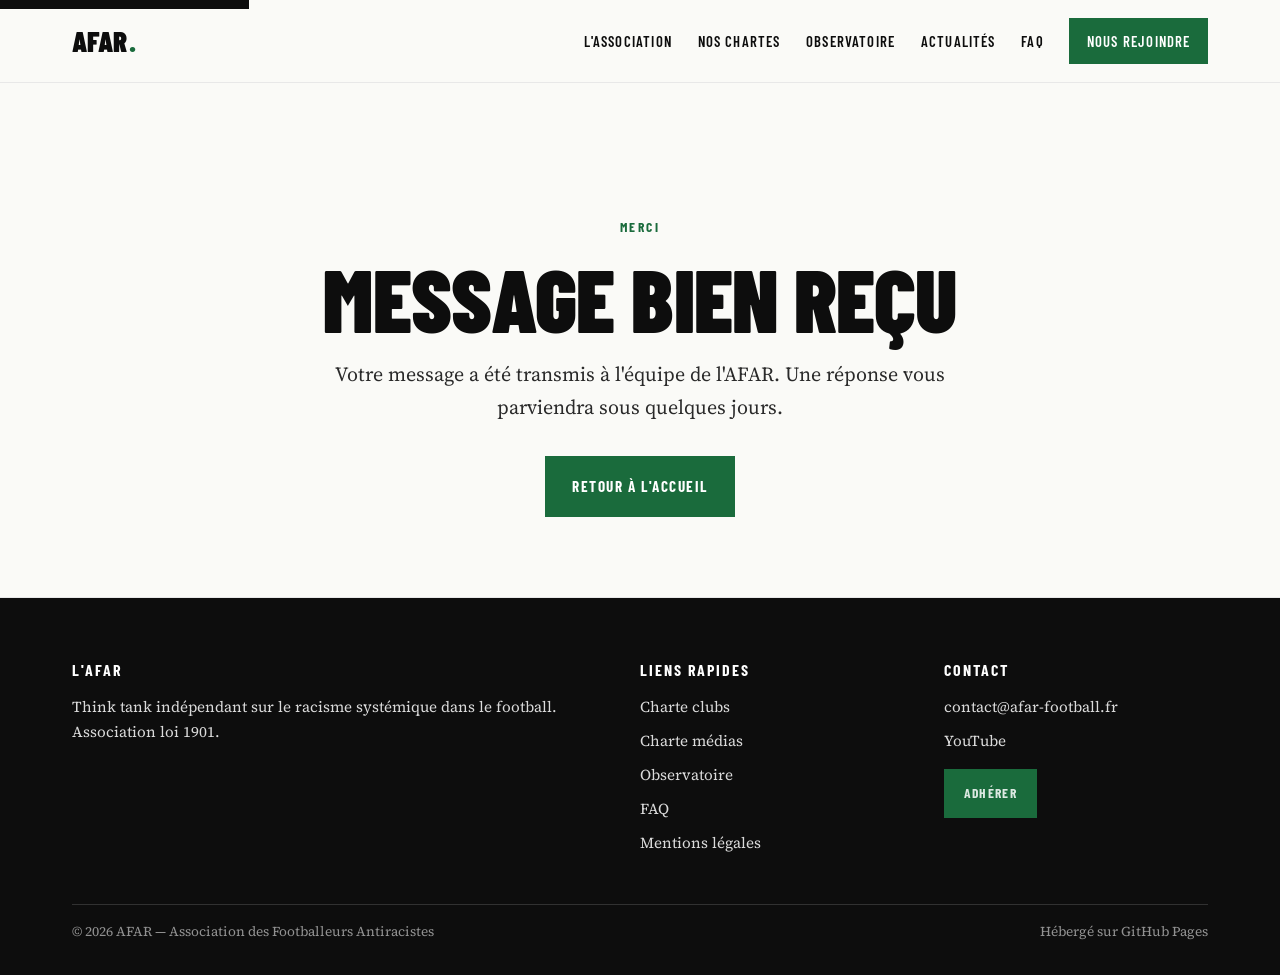
<file: merci.html>
<!DOCTYPE html>
<html lang="fr">
<head>
  <meta charset="UTF-8">
  <meta name="viewport" content="width=device-width, initial-scale=1.0">
  <title>Merci — AFAR</title>
  <meta name="description" content="Merci pour votre message. L'AFAR vous répond sous quelques jours.">
  <meta name="keywords" content="racisme football, antiracisme, antiraciste, AFAR, Association Footballeurs Antiracistes, insultes racistes, discriminations football, Vinicius, Lukaku, cris de singe, racisme dans le football français, lutte contre le racisme sport, observatoire racisme football">
  <meta name="author" content="AFAR — Association des Footballeurs Antiracistes">
  <meta name="robots" content="index, follow">
  <link rel="canonical" href="https://afar-football.fr/merci.html">

  <meta property="og:title" content="Merci — AFAR">
  <meta property="og:description" content="Merci pour votre message. L'AFAR vous répond sous quelques jours.">
  <meta property="og:type" content="website">
  <meta property="og:locale" content="fr_FR">
  <meta property="og:url" content="https://afar-football.fr/merci.html">
  <meta property="og:site_name" content="AFAR — Association des Footballeurs Antiracistes">
  <meta property="og:image" content="https://afar-football.fr/img/og-default.jpg">

  <meta name="twitter:card" content="summary_large_image">
  <meta name="twitter:title" content="Merci — AFAR">
  <meta name="twitter:description" content="Merci pour votre message. L'AFAR vous répond sous quelques jours.">
  <meta name="twitter:image" content="https://afar-football.fr/img/og-default.jpg">

  <link rel="preconnect" href="https://fonts.googleapis.com">
  <link rel="preconnect" href="https://fonts.gstatic.com" crossorigin>
  <link href="https://fonts.googleapis.com/css2?family=Barlow+Condensed:wght@600;700;800;900&family=Source+Serif+4:ital,wght@0,300;0,400;0,600;1,300;1,400&display=swap" rel="stylesheet">

  <style>
/* =========================================================
   AFAR — Association des Footballeurs Antiracistes
   Feuille de style principale
   ========================================================= */

/* --- Variables globales --- */
:root {
  /* Couleurs */
  --color-bg: #fafaf7;
  --color-bg-alt: #f5f5f5;
  --color-ink: #0d0d0d;
  --color-ink-soft: #2a2a2a;
  --color-muted: #767676;
  --color-line: #e8e8e8;
  --color-accent: #1a6b3c;          /* vert gazon profond — valeur v1 exacte */
  --color-accent-dark: #0f4526;
  --color-accent-light: #e8f5ee;
  --color-white: #ffffff;

  /* Typographies — alignées sur la v1 */
  --font-display: "Barlow Condensed", sans-serif;
  --font-serif: "Source Serif 4", Georgia, serif;
  --font-mono: "JetBrains Mono", ui-monospace, SFMono-Regular, monospace;

  /* Échelles */
  --max-width: 1200px;
  --max-width-read: 760px;
  --space-1: 0.5rem;
  --space-2: 1rem;
  --space-3: 2rem;
  --space-4: 2.5rem;
  --space-5: 4rem;
  --space-6: 6rem;
  --space-7: 8rem;

  /* Divers */
  --transition-fast: 160ms ease;
  --transition: 260ms cubic-bezier(.2,.7,.2,1);
  --radius-sm: 2px;
  --radius: 4px;
}

/* --- Reset doux --- */
*, *::before, *::after { box-sizing: border-box; }
html { scroll-behavior: smooth; -webkit-text-size-adjust: 100%; }
body {
  margin: 0;
  background: var(--color-bg);
  color: var(--color-ink);
  font-family: var(--font-serif);
  font-size: 18px;
  line-height: 1.65;
  font-weight: 400;
  -webkit-font-smoothing: antialiased;
  text-rendering: optimizeLegibility;
}
img, svg { display: block; max-width: 100%; height: auto; }
a { color: inherit; text-decoration: none; transition: color var(--transition-fast); }
a:hover { color: var(--color-accent); }
button { font: inherit; cursor: pointer; border: 0; background: none; color: inherit; }
ul, ol { padding-left: 1.2em; }
hr { border: 0; border-top: 1px solid var(--color-line); margin: var(--space-4) 0; }
main { display: block; }

/* --- Titres — réglages v1 exacts --- */
h1, h2, h3, h4 {
  font-family: var(--font-display);
  font-weight: 900;
  letter-spacing: -0.01em;
  line-height: 1;
  margin: 0 0 var(--space-2) 0;
  text-transform: uppercase;
}
h1 { font-size: clamp(2.8rem, 7vw, 5.5rem); font-weight: 900; }
h2 { font-size: clamp(2rem, 5vw, 3.5rem); font-weight: 800; }
h3 { font-size: clamp(1.4rem, 3vw, 2rem); font-weight: 700; }
h4 { font-size: 1.2rem; letter-spacing: 0.05em; font-weight: 700; }

p { margin: 0 0 var(--space-2) 0; }
p + p { margin-top: 0; }

.eyebrow {
  font-family: var(--font-display);
  font-weight: 700;
  text-transform: uppercase;
  letter-spacing: 0.18em;
  font-size: 0.85rem;
  color: var(--color-accent);
  margin-bottom: var(--space-2);
  display: inline-block;
}

/* --- Container --- */
.container {
  max-width: var(--max-width);
  margin: 0 auto;
  padding: 0 var(--space-3);
}
.container--narrow {
  max-width: var(--max-width-read);
  margin: 0 auto;
  padding: 0 var(--space-3);
}

/* =========================================================
   HEADER / NAVIGATION
   ========================================================= */
.site-header {
  position: sticky;
  top: 0;
  z-index: 100;
  background: var(--color-bg);
  border-bottom: 1px solid var(--color-line);
}
.site-header__inner {
  display: flex;
  align-items: center;
  justify-content: space-between;
  max-width: var(--max-width);
  margin: 0 auto;
  padding: 1.1rem var(--space-3);
}
.site-logo {
  font-family: var(--font-display);
  font-weight: 900;
  font-size: 1.8rem;
  letter-spacing: 0.005em;
  color: var(--color-ink);
  text-transform: uppercase;
  line-height: 1;
}
.site-logo::after {
  content: ".";
  color: var(--color-accent);
  margin-left: 1px;
}
.site-logo:hover { color: var(--color-ink); }

.main-nav { display: flex; align-items: center; gap: 1.6rem; }
.main-nav > ul {
  list-style: none;
  display: flex;
  gap: 1.6rem;
  padding: 0;
  margin: 0;
  align-items: center;
}
.main-nav a {
  font-family: var(--font-display);
  font-weight: 600;
  text-transform: uppercase;
  font-size: 0.92rem;
  letter-spacing: 0.08em;
  color: var(--color-ink);
  padding: 0.5rem 0;
  position: relative;
}
.main-nav a:hover { color: var(--color-accent); }
.main-nav .has-submenu { position: relative; }
.main-nav .submenu {
  display: none;
  position: absolute;
  top: 100%;
  left: 0;
  background: var(--color-white);
  border: 1px solid var(--color-line);
  min-width: 240px;
  padding: 0.6rem 0;
  list-style: none;
  margin: 0;
  box-shadow: 0 12px 32px rgba(0,0,0,.08);
}
.main-nav .has-submenu:hover .submenu,
.main-nav .has-submenu:focus-within .submenu { display: block; }
.main-nav .submenu li { display: block; }
.main-nav .submenu a {
  display: block;
  padding: 0.65rem 1.1rem;
  font-size: 0.82rem;
  letter-spacing: 0.06em;
}
.main-nav .submenu a:hover { background: var(--color-accent-light); color: var(--color-accent-dark); }

.btn-nav-cta {
  display: inline-block;
  background: var(--color-accent);
  color: var(--color-white) !important;
  padding: 0.7rem 1.1rem !important;
  font-family: var(--font-display);
  font-weight: 700;
  text-transform: uppercase;
  letter-spacing: 0.08em;
  font-size: 0.88rem;
  transition: background var(--transition-fast);
}
.btn-nav-cta:hover { background: var(--color-accent-dark); color: var(--color-white) !important; }

/* Burger mobile */
.burger {
  display: none;
  width: 42px;
  height: 42px;
  border: 1px solid var(--color-ink);
  align-items: center;
  justify-content: center;
  flex-direction: column;
  gap: 4px;
  background: transparent;
}
.burger span {
  display: block;
  width: 20px;
  height: 2px;
  background: var(--color-ink);
  transition: transform var(--transition), opacity var(--transition);
}
.burger.is-open span:nth-child(1) { transform: translateY(6px) rotate(45deg); }
.burger.is-open span:nth-child(2) { opacity: 0; }
.burger.is-open span:nth-child(3) { transform: translateY(-6px) rotate(-45deg); }

/* =========================================================
   BOUTONS
   ========================================================= */
.btn {
  display: inline-block;
  padding: 1rem 1.6rem;
  font-family: var(--font-display);
  font-weight: 700;
  text-transform: uppercase;
  letter-spacing: 0.1em;
  font-size: 0.95rem;
  border: 2px solid var(--color-ink);
  background: var(--color-ink);
  color: var(--color-white);
  transition: all var(--transition);
  cursor: pointer;
}
.btn:hover { background: var(--color-accent); border-color: var(--color-accent); color: var(--color-white); }
.btn--outline { background: transparent; color: var(--color-ink); }
.btn--outline:hover { background: var(--color-ink); color: var(--color-white); }
.btn--accent { background: var(--color-accent); border-color: var(--color-accent); }
.btn--accent:hover { background: var(--color-accent-dark); border-color: var(--color-accent-dark); color: var(--color-white); }
.btn--sm { padding: 0.7rem 1.1rem; font-size: 0.85rem; }

/* =========================================================
   HERO — copie pixel-pour-pixel de la v1
   ========================================================= */
.hero {
  background: var(--color-ink);
  color: var(--color-white);
  padding: var(--space-7) 0;
  position: relative;
  overflow: hidden;
  min-height: 80vh;
  display: flex;
  align-items: center;
}

.hero::before {
  content: '';
  position: absolute;
  inset: 0;
  background: repeating-linear-gradient(
    -45deg,
    transparent,
    transparent 40px,
    rgba(26, 107, 60, 0.04) 40px,
    rgba(26, 107, 60, 0.04) 41px
  );
}

.hero .container {
  position: relative;
  z-index: 2;
}

.hero-label {
  font-family: var(--font-display);
  font-size: 0.8rem;
  font-weight: 700;
  letter-spacing: 0.15em;
  text-transform: uppercase;
  color: var(--color-accent);
  margin-bottom: var(--space-2);
  display: block;
}

.hero h1 {
  color: var(--color-white);
  margin-bottom: var(--space-2);
  max-width: 900px;
}

.hero h1 em {
  font-style: normal;
  color: var(--color-accent);
}

.hero-subtitle {
  font-size: 1.2rem;
  font-weight: 300;
  color: rgba(255, 255, 255, 0.75);
  max-width: 600px;
  margin-bottom: var(--space-3);
  font-family: var(--font-serif);
}

.hero-actions {
  display: flex;
  gap: 1rem;
  flex-wrap: wrap;
}

.hero-img-placeholder {
  position: absolute;
  right: 0;
  top: 0;
  bottom: 0;
  width: 40%;
  background: var(--color-accent);
  opacity: 0.12;
  display: flex;
  align-items: center;
  justify-content: center;
  font-family: var(--font-display);
  font-size: 0.8rem;
  letter-spacing: 0.1em;
  text-transform: uppercase;
  color: var(--color-white);
}

/* Boutons adaptés au fond sombre du hero */
.hero .btn--accent {
  background: var(--color-accent);
  border-color: var(--color-accent);
  color: var(--color-white);
}
.hero .btn--accent:hover {
  background: var(--color-accent-dark);
  border-color: var(--color-accent-dark);
}
.hero .btn--outline {
  background: transparent;
  color: var(--color-white);
  border-color: var(--color-white);
}
.hero .btn--outline:hover {
  background: var(--color-white);
  color: var(--color-ink);
  border-color: var(--color-white);
}
/* =========================================================
   SECTIONS GÉNÉRIQUES
   ========================================================= */
.section {
  padding: var(--space-6) 0;
  border-bottom: 1px solid var(--color-line);
}
.section--dark {
  background: var(--color-ink);
  color: var(--color-white);
}
.section--dark h1, .section--dark h2, .section--dark h3 { color: var(--color-white); }
.section__header {
  max-width: var(--max-width-read);
  margin-bottom: var(--space-4);
}
.section__header p {
  font-size: 1.15rem;
  color: var(--color-ink-soft);
}

/* Lead paragraph */
.lead {
  font-size: 1.35rem;
  line-height: 1.5;
  color: var(--color-ink);
  margin-bottom: var(--space-3);
}

/* Prose text column */
.prose { max-width: var(--max-width-read); }
.prose p { font-size: 1.1rem; line-height: 1.7; margin-bottom: 1.2rem; }
.prose p:first-of-type::first-letter {
  font-family: var(--font-display);
  font-size: 3.6rem;
  float: left;
  line-height: 0.9;
  padding: 0.3rem 0.6rem 0 0;
  color: var(--color-accent);
}

/* =========================================================
   CHIFFRES CLÉS
   ========================================================= */
.stats {
  display: grid;
  grid-template-columns: repeat(4, 1fr);
  gap: 0;
  border-top: 1px solid var(--color-line);
  border-left: 1px solid var(--color-line);
  margin-top: var(--space-3);
}
.stat {
  border-right: 1px solid var(--color-line);
  border-bottom: 1px solid var(--color-line);
  padding: var(--space-4) var(--space-3);
  transition: background var(--transition);
}
.stat[role="link"]:hover, .stat a:hover { background: var(--color-accent-light); }
.stat__number {
  font-family: var(--font-display);
  font-weight: 900;
  font-size: clamp(2.8rem, 5vw, 4.2rem);
  line-height: 1;
  color: var(--color-accent);
  display: block;
  margin-bottom: 0.4rem;
}
.stat__label {
  font-size: 0.92rem;
  color: var(--color-ink-soft);
  line-height: 1.4;
}

/* =========================================================
   CARTES
   ========================================================= */
.cards {
  display: grid;
  grid-template-columns: repeat(3, 1fr);
  gap: var(--space-3);
}
.card {
  background: var(--color-white);
  border: 1px solid var(--color-line);
  padding: var(--space-3);
  transition: transform var(--transition), border-color var(--transition);
}
.card:hover {
  transform: translateY(-3px);
  border-color: var(--color-accent);
}
.card time {
  font-family: var(--font-display);
  font-weight: 700;
  font-size: 0.82rem;
  letter-spacing: 0.1em;
  color: var(--color-muted);
  text-transform: uppercase;
  display: block;
  margin-bottom: 0.5rem;
}
.card h3 { margin-bottom: 0.6rem; }
.card h3 a:hover { color: var(--color-accent); }
.card .source {
  font-size: 0.82rem;
  color: var(--color-muted);
  font-style: italic;
  margin-bottom: 0.6rem;
}
.card .extrait {
  font-size: 0.98rem;
  color: var(--color-ink-soft);
  margin-bottom: var(--space-2);
}
.card .lire-suite {
  font-family: var(--font-display);
  font-weight: 700;
  text-transform: uppercase;
  letter-spacing: 0.08em;
  font-size: 0.85rem;
  color: var(--color-accent);
}

/* Deux blocs charte */
.charte-duo {
  display: grid;
  grid-template-columns: 1fr 1fr;
  gap: var(--space-3);
}
.charte-block {
  padding: var(--space-4);
  background: var(--color-white);
  border: 1px solid var(--color-line);
  position: relative;
  overflow: hidden;
}
.charte-block::before {
  content: "";
  position: absolute;
  top: 0; left: 0;
  width: 6px; height: 100%;
  background: var(--color-accent);
}
.charte-block h3 { margin-bottom: 0.8rem; }
.charte-block p { margin-bottom: var(--space-3); color: var(--color-ink-soft); }

/* =========================================================
   BANNIÈRE CTA
   ========================================================= */
.cta-banner {
  background: var(--color-accent);
  color: var(--color-white);
  padding: var(--space-5) 0;
  text-align: center;
}
.cta-banner h2 { color: var(--color-white); margin-bottom: var(--space-2); }
.cta-banner p { font-size: 1.15rem; margin-bottom: var(--space-3); opacity: 0.9; max-width: 600px; margin-left: auto; margin-right: auto; }
.cta-banner .btn {
  background: var(--color-white);
  color: var(--color-accent);
  border-color: var(--color-white);
}
.cta-banner .btn:hover {
  background: var(--color-ink);
  color: var(--color-white);
  border-color: var(--color-ink);
}

/* =========================================================
   VALEURS / BLOCS ÉDITORIAUX
   ========================================================= */
.valeurs-grid {
  display: grid;
  grid-template-columns: repeat(2, 1fr);
  gap: 0;
  border-top: 1px solid var(--color-line);
  border-left: 1px solid var(--color-line);
}
.valeur {
  border-right: 1px solid var(--color-line);
  border-bottom: 1px solid var(--color-line);
  padding: var(--space-4) var(--space-3);
}
.valeur__num {
  font-family: var(--font-display);
  font-weight: 700;
  color: var(--color-accent);
  font-size: 1rem;
  letter-spacing: 0.14em;
  display: block;
  margin-bottom: 0.6rem;
}
.valeur h3 { margin-bottom: 1rem; }
.valeur p { color: var(--color-ink-soft); font-size: 1.02rem; }

/* =========================================================
   CHARTE — ENGAGEMENTS
   ========================================================= */
.engagements { margin-top: var(--space-4); }
.engagement {
  display: grid;
  grid-template-columns: 110px 1fr;
  gap: var(--space-3);
  padding: var(--space-4) 0;
  border-top: 1px solid var(--color-line);
}
.engagement:last-child { border-bottom: 1px solid var(--color-line); }
.engagement__num {
  font-family: var(--font-display);
  font-weight: 900;
  font-size: clamp(3rem, 6vw, 5rem);
  line-height: 0.9;
  color: var(--color-accent);
}
.engagement h3 { margin-bottom: var(--space-2); }
.engagement ul { padding-left: 1.1em; margin: var(--space-2) 0 0; }
.engagement li { margin-bottom: 0.5rem; color: var(--color-ink-soft); }
.engagement p { color: var(--color-ink-soft); }

/* Préambule encadré */
.preambule {
  background: var(--color-bg-alt);
  padding: var(--space-4);
  border-left: 4px solid var(--color-accent);
  margin: var(--space-4) 0;
  font-size: 1.05rem;
}

/* =========================================================
   ÉQUIPE — GRILLE DE PROFILS (anonymisée)
   ========================================================= */
.profils-grid {
  display: grid;
  grid-template-columns: repeat(4, 1fr);
  gap: 0;
  border-top: 1px solid var(--color-line);
  border-left: 1px solid var(--color-line);
  margin-top: var(--space-4);
}
.profil {
  border-right: 1px solid var(--color-line);
  border-bottom: 1px solid var(--color-line);
  padding: var(--space-3);
  min-height: 220px;
  display: flex;
  flex-direction: column;
  justify-content: space-between;
  transition: background var(--transition);
}
.profil:hover { background: var(--color-accent-light); }
.profil__num {
  font-family: var(--font-display);
  font-weight: 600;
  font-size: 0.85rem;
  color: var(--color-muted);
  letter-spacing: 0.14em;
}
.profil h3 {
  font-size: 1.3rem;
  margin: var(--space-2) 0;
  line-height: 1.05;
}
.profil p { font-size: 0.95rem; color: var(--color-ink-soft); margin: 0; }

/* =========================================================
   OBSERVATOIRE — COMPTEUR, COMITÉ, SOUTIENS
   ========================================================= */
.compteur {
  background: var(--color-ink);
  color: var(--color-white);
  padding: var(--space-5) var(--space-4);
  text-align: center;
  cursor: pointer;
  transition: background var(--transition);
  display: block;
}
.compteur:hover { background: var(--color-accent-dark); color: var(--color-white); }
.compteur__chiffre {
  font-family: var(--font-display);
  font-weight: 900;
  font-size: clamp(5rem, 14vw, 12rem);
  line-height: 0.9;
  color: var(--color-accent);
  display: block;
  margin-bottom: 1rem;
}
.compteur__chiffre.is-placeholder {
  /* Quand le compteur est vide, on dégrade gracieusement en gardant l'emplacement
     mais sans afficher un trait fin perdu dans le bloc noir. */
  font-size: clamp(2.5rem, 6vw, 4rem);
  letter-spacing: 0.4em;
  color: var(--color-muted);
  text-indent: 0.4em; /* compensation du letter-spacing pour rester centré */
}
.compteur__label {
  font-family: var(--font-display);
  font-weight: 700;
  text-transform: uppercase;
  letter-spacing: 0.12em;
  font-size: 1rem;
  max-width: 640px;
  margin: 0 auto;
  line-height: 1.4;
}
.compteur__note {
  font-family: var(--font-serif);
  font-size: 0.85rem;
  text-transform: none;
  letter-spacing: 0;
  color: var(--color-muted);
  margin-top: var(--space-2);
  font-style: italic;
}

.duo-grid {
  display: grid;
  grid-template-columns: 1fr 1fr;
  gap: var(--space-5);
}
.logo-grid {
  display: grid;
  grid-template-columns: repeat(4, 1fr);
  gap: var(--space-2);
  margin-top: var(--space-3);
}
.logo-placeholder {
  aspect-ratio: 3 / 2;
  border: 1px dashed var(--color-line);
  display: flex;
  align-items: center;
  justify-content: center;
  font-size: 0.78rem;
  color: var(--color-muted);
  letter-spacing: 0.06em;
  text-transform: uppercase;
  font-family: var(--font-display);
  font-weight: 600;
  background: var(--color-white);
}

/* Citations de soutien */
.citations-grid {
  display: grid;
  grid-template-columns: repeat(3, 1fr);
  gap: var(--space-3);
  margin-top: var(--space-3);
}
.citation {
  padding: var(--space-3);
  background: var(--color-bg-alt);
  border-left: 4px solid var(--color-accent);
}
.citation blockquote {
  margin: 0 0 var(--space-2) 0;
  font-family: var(--font-serif);
  font-size: 1.15rem;
  font-style: italic;
  line-height: 1.45;
  color: var(--color-ink);
}
.citation blockquote::before { content: "« "; color: var(--color-accent); }
.citation blockquote::after { content: " »"; color: var(--color-accent); }
.citation cite {
  font-family: var(--font-display);
  font-weight: 700;
  font-style: normal;
  text-transform: uppercase;
  letter-spacing: 0.1em;
  font-size: 0.82rem;
  color: var(--color-muted);
}

/* Événements */
.evenements-grid {
  display: grid;
  grid-template-columns: 1fr 1fr;
  gap: var(--space-5);
  margin-top: var(--space-3);
}
.evenement-col h3 { margin-bottom: var(--space-3); border-bottom: 2px solid var(--color-accent); padding-bottom: 0.5rem; }
.evenement {
  padding: var(--space-2) 0;
  border-bottom: 1px solid var(--color-line);
}
.evenement time {
  font-family: var(--font-display);
  font-weight: 700;
  text-transform: uppercase;
  letter-spacing: 0.1em;
  font-size: 0.85rem;
  color: var(--color-accent);
  display: block;
  margin-bottom: 0.3rem;
}
.evenement h4 { text-transform: none; font-family: var(--font-serif); font-weight: 600; font-size: 1.05rem; margin-bottom: 0.3rem; }
.evenement p { font-size: 0.92rem; color: var(--color-ink-soft); margin: 0; }

/* =========================================================
   FORMULAIRES
   ========================================================= */
.form {
  max-width: var(--max-width-read);
  margin: 0;
}
.form__row { margin-bottom: var(--space-2); }
.form__row--duo { display: grid; grid-template-columns: 1fr 1fr; gap: var(--space-2); margin-bottom: var(--space-2); }
.form label {
  display: block;
  font-family: var(--font-display);
  font-weight: 600;
  text-transform: uppercase;
  letter-spacing: 0.08em;
  font-size: 0.82rem;
  margin-bottom: 0.4rem;
  color: var(--color-ink);
}
.form input[type="text"],
.form input[type="email"],
.form input[type="date"],
.form select,
.form textarea {
  width: 100%;
  padding: 0.85rem 1rem;
  background: var(--color-white);
  border: 1px solid var(--color-line);
  font-family: var(--font-serif);
  font-size: 1rem;
  color: var(--color-ink);
  transition: border-color var(--transition-fast);
}
.form input:focus, .form select:focus, .form textarea:focus {
  outline: 2px solid var(--color-accent);
  outline-offset: 1px;
  border-color: var(--color-accent);
}
.form textarea { min-height: 140px; resize: vertical; }
.form button[type="submit"] { margin-top: var(--space-2); }
.form .note {
  font-size: 0.88rem;
  color: var(--color-muted);
  font-style: italic;
  border-left: 3px solid var(--color-accent);
  padding-left: 1rem;
  margin-bottom: var(--space-3);
}
.form .honeypot { display: none !important; }

/* FAQ accordéon */
.faq-list { max-width: var(--max-width-read); margin-top: var(--space-3); }
.faq-item { border-top: 1px solid var(--color-ink); }
.faq-item:last-child { border-bottom: 1px solid var(--color-ink); }
.faq-question {
  width: 100%;
  text-align: left;
  padding: var(--space-3) 0;
  display: flex;
  justify-content: space-between;
  align-items: center;
  gap: var(--space-2);
  font-family: var(--font-display);
  font-weight: 800;
  text-transform: uppercase;
  letter-spacing: 0.04em;
  font-size: 1.1rem;
  color: var(--color-ink);
  transition: color var(--transition);
}
.faq-question:hover { color: var(--color-accent); }
.faq-question .plus {
  font-size: 1.6rem;
  color: var(--color-accent);
  transition: transform var(--transition);
  flex-shrink: 0;
}
.faq-item.is-open .plus { transform: rotate(45deg); }
.faq-answer {
  max-height: 0;
  overflow: hidden;
  transition: max-height var(--transition);
}
.faq-answer__inner {
  padding: 0 0 var(--space-3);
  font-size: 1.05rem;
  color: var(--color-ink-soft);
  line-height: 1.65;
}

/* Bloc YouTube */
.youtube-block {
  background: var(--color-ink);
  color: var(--color-white);
  padding: var(--space-4);
  display: flex;
  justify-content: space-between;
  align-items: center;
  gap: var(--space-3);
  margin-bottom: var(--space-5);
  flex-wrap: wrap;
}
.youtube-block__text h3 { color: var(--color-white); margin-bottom: 0.4rem; }
.youtube-block__text p { margin: 0; color: rgba(255,255,255,0.75); font-size: 1rem; }

/* Loading / erreur flux */
.feed-state {
  padding: var(--space-3);
  text-align: center;
  color: var(--color-muted);
  font-style: italic;
  background: var(--color-bg-alt);
  grid-column: 1 / -1;
}

/* =========================================================
   FOOTER
   ========================================================= */
.site-footer {
  background: var(--color-ink);
  color: rgba(255,255,255,0.85);
  padding: var(--space-5) 0 var(--space-3);
  font-size: 0.95rem;
}
.site-footer a { color: rgba(255,255,255,0.85); }
.site-footer a:hover { color: var(--color-accent); }
.site-footer h4 {
  color: var(--color-white);
  margin-bottom: var(--space-2);
  font-size: 1rem;
  letter-spacing: 0.12em;
}
.footer-grid {
  display: grid;
  grid-template-columns: 2fr 1fr 1fr;
  gap: var(--space-4);
  margin-bottom: var(--space-4);
}
.footer-grid ul { list-style: none; padding: 0; margin: 0; }
.footer-grid li { margin-bottom: 0.55rem; }
.footer-bottom {
  border-top: 1px solid rgba(255,255,255,0.15);
  padding-top: var(--space-2);
  display: flex;
  justify-content: space-between;
  align-items: center;
  font-size: 0.85rem;
  color: rgba(255,255,255,0.55);
  flex-wrap: wrap;
  gap: 0.5rem;
}
.social-links { display: flex; gap: 0.8rem; margin-top: var(--space-2); }
.social-links a {
  font-family: var(--font-display);
  font-weight: 700;
  text-transform: uppercase;
  letter-spacing: 0.08em;
  font-size: 0.82rem;
  padding: 0.5rem 0.9rem;
  border: 1px solid rgba(255,255,255,0.3);
  transition: all var(--transition-fast);
}
.social-links a:hover { background: var(--color-accent); border-color: var(--color-accent); color: var(--color-white); }

/* =========================================================
   PAGE TITRE (header de page intérieure)
   ========================================================= */
.page-header {
  padding: var(--space-6) 0 var(--space-4);
  border-bottom: 1px solid var(--color-line);
}
.page-header__inner { max-width: var(--max-width-read); }
.page-header h1 { margin-bottom: var(--space-2); }
.page-header p.subtitle {
  font-size: 1.25rem;
  color: var(--color-ink-soft);
  max-width: 640px;
}

/* Navigation de bas de page (fil d'Ariane interne) */
.page-nav {
  display: flex;
  gap: var(--space-3);
  padding: var(--space-3) 0;
  font-family: var(--font-display);
  font-weight: 600;
  text-transform: uppercase;
  letter-spacing: 0.08em;
  font-size: 0.85rem;
  border-top: 1px solid var(--color-line);
  flex-wrap: wrap;
}
.page-nav a { color: var(--color-accent); }
.page-nav a:hover { color: var(--color-ink); }

/* =========================================================
   FADE-IN SCROLL
   ========================================================= */
.fade-in {
  opacity: 0;
  transform: translateY(20px);
  transition: opacity 600ms ease, transform 600ms ease;
}
.fade-in.is-visible {
  opacity: 1;
  transform: translateY(0);
}

/* =========================================================
   UTILITAIRES
   ========================================================= */
.text-center { text-align: center; }
.mb-0 { margin-bottom: 0 !important; }
.mt-0 { margin-top: 0 !important; }
.visually-hidden {
  position: absolute;
  width: 1px; height: 1px;
  padding: 0; margin: -1px;
  overflow: hidden; clip: rect(0,0,0,0);
  white-space: nowrap; border: 0;
}
.sr-skip {
  position: absolute;
  top: -40px;
  left: 0;
  background: var(--color-ink);
  color: var(--color-white);
  padding: 0.6rem 1rem;
  z-index: 200;
  transition: top var(--transition);
}
.sr-skip:focus { top: 0; }


/* === RESPONSIVE === */

/* =========================================================
   AFAR — Responsive
   ========================================================= */

/* ----- Tablette ----- */
@media (max-width: 960px) {
  body { font-size: 17px; }

  .hero__grid { grid-template-columns: 1fr; gap: var(--space-4); }
  .hero__placeholder { aspect-ratio: 16 / 9; }

  .stats { grid-template-columns: repeat(2, 1fr); }
  .cards { grid-template-columns: repeat(2, 1fr); }
  .charte-duo { grid-template-columns: 1fr; }

  .valeurs-grid { grid-template-columns: 1fr; }
  .profils-grid { grid-template-columns: repeat(2, 1fr); }

  .duo-grid { grid-template-columns: 1fr; gap: var(--space-4); }
  .logo-grid { grid-template-columns: repeat(3, 1fr); }
  .citations-grid { grid-template-columns: 1fr 1fr; }
  .evenements-grid { grid-template-columns: 1fr; gap: var(--space-4); }

  .footer-grid { grid-template-columns: 1fr 1fr; }

  .engagement { grid-template-columns: 80px 1fr; gap: var(--space-2); }
  .engagement__num { font-size: 3rem; }
}

/* ----- Mobile ----- */
@media (max-width: 640px) {
  :root {
    --space-5: 3rem;
    --space-6: 4rem;
    --space-7: 5rem;
  }
  body { font-size: 16px; }

  /* Navigation mobile */
  .burger { display: flex; }
  .main-nav {
    position: fixed;
    top: 63px;
    left: 0; right: 0;
    background: var(--color-bg);
    border-top: 1px solid var(--color-line);
    height: calc(100vh - 63px);
    max-height: 0;
    overflow: hidden;
    transition: max-height var(--transition);
    flex-direction: column;
    align-items: stretch;
    gap: 0;
    padding: 0;
  }
  .main-nav.is-open {
    max-height: calc(100vh - 63px);
    overflow-y: auto;
    padding: var(--space-2) 0;
  }
  .main-nav > ul {
    flex-direction: column;
    gap: 0;
    width: 100%;
  }
  .main-nav > ul > li {
    width: 100%;
    border-bottom: 1px solid var(--color-line);
  }
  .main-nav a {
    display: block;
    padding: 1rem var(--space-3);
    font-size: 1rem;
  }
  .main-nav .submenu {
    display: block;
    position: static;
    background: var(--color-bg-alt);
    border: 0;
    box-shadow: none;
    min-width: 0;
    padding: 0;
  }
  .main-nav .submenu a {
    padding: 0.75rem var(--space-3) 0.75rem var(--space-4);
    font-size: 0.88rem;
  }
  .btn-nav-cta {
    margin: var(--space-2) var(--space-3) !important;
    display: block !important;
    text-align: center;
  }

  .hero { padding: var(--space-5) 0 var(--space-4); }
  .hero__ctas { flex-direction: column; align-items: stretch; }
  .hero__ctas .btn { text-align: center; }

  .stats { grid-template-columns: 1fr; }
  .cards { grid-template-columns: 1fr; }
  .profils-grid { grid-template-columns: 1fr; }
  .logo-grid { grid-template-columns: repeat(2, 1fr); }
  .citations-grid { grid-template-columns: 1fr; }

  .footer-grid { grid-template-columns: 1fr; gap: var(--space-3); }
  .footer-bottom { flex-direction: column; align-items: flex-start; }

  .engagement { grid-template-columns: 60px 1fr; }
  .engagement__num { font-size: 2.4rem; }

  .section { padding: var(--space-5) 0; }
  .prose p:first-of-type::first-letter { font-size: 2.8rem; }

  .form__row--duo { grid-template-columns: 1fr; }

  .youtube-block { flex-direction: column; align-items: flex-start; text-align: left; }
}

/* ----- Très petit écran ----- */
@media (max-width: 400px) {
  .container, .container--narrow { padding: 0 var(--space-2); }
}

/* ----- Préfère les animations réduites ----- */
@media (prefers-reduced-motion: reduce) {
  *, *::before, *::after {
    animation-duration: 0.01ms !important;
    animation-iteration-count: 1 !important;
    transition-duration: 0.01ms !important;
    scroll-behavior: auto !important;
  }
  .fade-in { opacity: 1; transform: none; }
}

  </style>
</head>
<body>
<a class="sr-skip" href="#main">Aller au contenu principal</a>

<header class="site-header">
  <div class="site-header__inner">
    <a href="index.html" class="site-logo" aria-label="AFAR — retour à l'accueil">AFAR</a>
    <button class="burger" aria-label="Ouvrir le menu" aria-expanded="false" aria-controls="main-nav">
      <span></span><span></span><span></span>
    </button>
    <nav class="main-nav" id="main-nav" aria-label="Navigation principale">
      <ul>
        <li class="has-submenu">
          <a href="qui-sommes-nous.html">L'association</a>
          <ul class="submenu">
            <li><a href="qui-sommes-nous.html">Qui sommes-nous</a></li>
            <li><a href="nos-valeurs.html">Nos valeurs</a></li>
            <li><a href="notre-equipe.html">Notre équipe</a></li>
          </ul>
        </li>
        <li class="has-submenu">
          <a href="charte-clubs.html">Nos chartes</a>
          <ul class="submenu">
            <li><a href="charte-clubs.html">Charte clubs</a></li>
            <li><a href="charte-medias.html">Charte médias</a></li>
            <li><a href="signataires.html">Signataires</a></li>
          </ul>
        </li>
        <li><a href="observatoire.html">Observatoire</a></li>
        <li><a href="actualites.html">Actualités</a></li>
        <li><a href="faq.html">FAQ</a></li>
        <li><a href="contact.html" class="btn-nav-cta">Nous rejoindre</a></li>
      </ul>
    </nav>
  </div>
</header>

<main id="main">

  <section class="page-header" style="padding: var(--space-7) 0 var(--space-5); text-align: center;">
    <div class="container">
      <div class="page-header__inner fade-in" style="margin: 0 auto; text-align: center;">
        <span class="eyebrow">Merci</span>
        <h1>Message bien reçu</h1>
        <p class="subtitle" style="margin: 0 auto;">Votre message a été transmis à l'équipe de l'AFAR. Une réponse vous parviendra sous quelques jours.</p>
        <p style="margin-top: var(--space-3);">
          <a href="index.html" class="btn btn--accent">Retour à l'accueil</a>
        </p>
      </div>
    </div>
  </section>

</main>
<footer class="site-footer">
  <div class="container">
    <div class="footer-grid">
      <div>
        <h4>L'AFAR</h4>
        <p>Think tank indépendant sur le racisme systémique dans le football. Association loi 1901.</p>
      </div>
      <div>
        <h4>Liens rapides</h4>
        <ul>
          <li><a href="charte-clubs.html">Charte clubs</a></li>
          <li><a href="charte-medias.html">Charte médias</a></li>
          <li><a href="observatoire.html">Observatoire</a></li>
          <li><a href="faq.html">FAQ</a></li>
          <li><a href="mentions-legales.html">Mentions légales</a></li>
        </ul>
      </div>
      <div>
        <h4>Contact</h4>
        <ul>
          <li><a href="mailto:contact@afar-football.fr">contact@afar-football.fr</a></li>
          <li><a href="https://youtube.com/@AFAR-Football" target="_blank" rel="noopener">YouTube</a></li>
        </ul>
        <p style="margin-top: 1rem;"><a href="contact.html" class="btn btn--sm btn--accent">Adhérer</a></p>
      </div>
    </div>
    <div class="footer-bottom">
      <span>© 2026 AFAR — Association des Footballeurs Antiracistes</span>
      <span>Hébergé sur GitHub Pages</span>
    </div>
  </div>
</footer>

  <script>
/* =========================================================
   AFAR — Script principal
   Navigation mobile, accordéon FAQ, animations scroll,
   compteur observatoire, flux RSS Google Alerts.
   ========================================================= */

/* -----------------------------------------------------------
   CONFIGURATION
   ----------------------------------------------------------- */

/* MODE COMPTEUR
   - "auto" : le compteur est calculé à partir du flux RSS (recommandé)
   - "manuel" : le compteur affiche la valeur ci-dessous (forcer si besoin)
   - "off"   : affiche le placeholder "• • •" en attendant
*/
const AFAR_COMPTEUR_MODE = "auto";

/* Valeur manuelle utilisée uniquement si AFAR_COMPTEUR_MODE === "manuel" */
const AFAR_COMPTEUR_INCIDENTS = null;

/* Date de départ du compteur (au format ISO).
   Tout article publié AVANT cette date est ignoré. */
const AFAR_COMPTEUR_DEPUIS = "2026-01-01";

/* Veille médiatique.
   Les articles sont collectés toutes les 3 heures par GitHub (Actions > « Veille médiatique »)
   et enregistrés dans data/veille.json. Sources, recherches et mots-clés :
   data/veille-config.json (modifiable sur GitHub).
*/
const AFAR_VEILLE_URL = "data/veille.json";
const AFAR_RSS_FEEDS = {
  incidents: AFAR_VEILLE_URL + "#incidents",
  mentions:  AFAR_VEILLE_URL + "#mentions"
};

/* Liste de secours : la liste de référence est dans data/veille-config.json.
   Mots-clés pour filtrer les incidents racistes UNIQUEMENT
   (le flux global capture aussi sexisme et discrimination, mais le compteur de la
   page d'accueil et de l'observatoire ne compte QUE les actes racistes).
   La vérification est faite dans le titre + le résumé. */
const AFAR_MOTS_RACISME = [
  "racis", "racial", "raciaux", "négrophob", "négritude",
  "cri de singe", "cris de singe", "banane", "bananes",
  "antiracis", "couleur de peau", "discrimination racial"
];

/* Proxy RSS → JSON (RSS2JSON — plan gratuit, 10 000 req/jour). */
const RSS2JSON_ENDPOINT = "https://api.rss2json.com/v1/api.json?rss_url=";

/* Clé API rss2json (optionnelle).
   Si vous avez créé un compte gratuit sur https://rss2json.com,
   collez votre clé ici pour des résultats plus stables (10 000 req/jour).
   Sans clé, on bascule automatiquement sur le proxy de secours. */
const RSS2JSON_KEY = "";

/* Proxies CORS de fallback — testés dans l'ordre, le premier qui répond gagne. */
const CORS_PROXIES = [
  "https://api.allorigins.win/raw?url=",
  "https://corsproxy.io/?",
  "https://api.codetabs.com/v1/proxy?quest="
];

/* Cache client (TTL 30 min). */
const RSS_CACHE_TTL = 30 * 60 * 1000;

/* -----------------------------------------------------------
   1. Navigation mobile (hamburger)
   ----------------------------------------------------------- */
function initNavMobile() {
  const burger = document.querySelector(".burger");
  const nav = document.querySelector(".main-nav");
  if (!burger || !nav) return;

  burger.addEventListener("click", () => {
    const isOpen = nav.classList.toggle("is-open");
    burger.classList.toggle("is-open", isOpen);
    burger.setAttribute("aria-expanded", isOpen ? "true" : "false");
  });

  // Fermer la nav quand on clique sur un lien
  nav.querySelectorAll("a").forEach(link => {
    link.addEventListener("click", () => {
      nav.classList.remove("is-open");
      burger.classList.remove("is-open");
      burger.setAttribute("aria-expanded", "false");
    });
  });
}

/* -----------------------------------------------------------
   2. Accordéon FAQ
   ----------------------------------------------------------- */
function initFaq() {
  const items = document.querySelectorAll(".faq-item");
  items.forEach(item => {
    const btn = item.querySelector(".faq-question");
    const answer = item.querySelector(".faq-answer");
    if (!btn || !answer) return;

    btn.setAttribute("aria-expanded", "false");
    btn.addEventListener("click", () => {
      const isOpen = item.classList.toggle("is-open");
      btn.setAttribute("aria-expanded", isOpen ? "true" : "false");
      answer.style.maxHeight = isOpen ? answer.scrollHeight + "px" : "0";
    });
  });
}

/* -----------------------------------------------------------
   3. Fade-in au scroll (IntersectionObserver)
   ----------------------------------------------------------- */
function initFadeIn() {
  const nodes = document.querySelectorAll(".fade-in");
  if (!("IntersectionObserver" in window) || nodes.length === 0) {
    nodes.forEach(n => n.classList.add("is-visible"));
    return;
  }
  const obs = new IntersectionObserver((entries) => {
    entries.forEach(entry => {
      if (entry.isIntersecting) {
        entry.target.classList.add("is-visible");
        obs.unobserve(entry.target);
      }
    });
  }, { threshold: 0.12, rootMargin: "0px 0px -60px 0px" });
  nodes.forEach(n => obs.observe(n));
}

/* -----------------------------------------------------------
   4. Compteur incidents observatoire
   ----------------------------------------------------------- */

/* Affiche une valeur (numérique) ou le placeholder. */
function afficherCompteur(valeur, noteText) {
  const nodes = document.querySelectorAll("[data-compteur]");
  const isPlaceholder = (valeur === null || valeur === undefined);
  nodes.forEach(node => {
    if (isPlaceholder) {
      node.textContent = "• • •";
      node.classList.add("is-placeholder");
    } else {
      node.textContent = new Intl.NumberFormat("fr-FR").format(valeur);
      node.classList.remove("is-placeholder");
    }
  });

  const notes = document.querySelectorAll("[data-compteur-note]");
  notes.forEach(n => {
    if (noteText) {
      n.textContent = noteText;
      n.style.display = "block";
    } else {
      n.style.display = "none";
    }
  });
}

/* Filtre : un article relève-t-il du racisme ? */
function estIncidentRaciste(item) {
  if (typeof item.raciste === "boolean") return item.raciste; // calculé par la veille
  const haystack = ((item.title || "") + " " + (item.description || "")).toLowerCase();
  return AFAR_MOTS_RACISME.some(kw => haystack.includes(kw.toLowerCase()));
}

/* Filtre : article publié depuis la date de départ ? */
function estApresDateDepart(item) {
  if (!item.pubDate) return false;
  const d = new Date(item.pubDate);
  if (isNaN(d)) return false;
  return d >= new Date(AFAR_COMPTEUR_DEPUIS);
}

/* Dédoublonnage approximatif par similarité de titre (Jaccard sur les mots significatifs).
   Deux articles dont les titres partagent ≥ 60 % de mots significatifs sont considérés
   comme couvrant le même incident. */
function motsSignificatifs(titre) {
  const stopWords = new Set([
    "le","la","les","un","une","des","du","de","d","l","et","ou","à","a","au","aux",
    "en","dans","par","pour","sur","sous","vers","avec","sans","ce","cet","cette",
    "ces","son","sa","ses","leur","leurs","mon","ma","mes","est","sont","être","été",
    "qui","que","quoi","dont","où","ne","pas","plus","si","mais","car","donc","or",
    "que","quel","quelle"
  ]);
  return new Set(
    (titre || "").toLowerCase()
      .replace(/[^\w\sàâäéèêëîïôöùûüÿç-]/g, " ")
      .split(/\s+/)
      .filter(w => w.length > 3 && !stopWords.has(w))
  );
}

function tauxSimilarite(t1, t2) {
  const s1 = motsSignificatifs(t1);
  const s2 = motsSignificatifs(t2);
  if (s1.size === 0 || s2.size === 0) return 0;
  let inter = 0;
  s1.forEach(w => { if (s2.has(w)) inter++; });
  const union = s1.size + s2.size - inter;
  return union === 0 ? 0 : inter / union;
}

function dedoublonnerIncidents(items) {
  const result = [];
  for (const item of items) {
    const isDuplicate = result.some(kept => tauxSimilarite(item.title, kept.title) >= 0.6);
    if (!isDuplicate) result.push(item);
  }
  return result;
}

/* Compteur — orchestration complète */
async function initCompteur() {
  const nodes = document.querySelectorAll("[data-compteur]");
  if (nodes.length === 0) return;

  // Mode off
  if (AFAR_COMPTEUR_MODE === "off") {
    afficherCompteur(null, "Compteur en cours d'initialisation.");
    return;
  }

  // Mode manuel
  if (AFAR_COMPTEUR_MODE === "manuel") {
    afficherCompteur(AFAR_COMPTEUR_INCIDENTS, null);
    return;
  }

  // Mode auto — pas de flux configuré : placeholder
  if (!AFAR_RSS_FEEDS.incidents) {
    afficherCompteur(null, "Compteur en cours d'initialisation.");
    return;
  }

  // Affiche un état intermédiaire pendant le chargement
  afficherCompteur(null, "Calcul en cours…");

  try {
    const items = await fetchFeed(AFAR_RSS_FEEDS.incidents);
    const filtres = items
      .filter(estApresDateDepart)
      .filter(estIncidentRaciste);
    const uniques = dedoublonnerIncidents(filtres);
    const total = uniques.length;
    const dateDepart = new Date(AFAR_COMPTEUR_DEPUIS).toLocaleDateString("fr-FR", {
      day: "numeric", month: "long", year: "numeric"
    });
    afficherCompteur(total, `Estimation issue de la veille médiatique automatisée depuis le ${dateDepart}. Mise à jour en continu.`);
  } catch (err) {
    afficherCompteur(null, "Compteur indisponible — veille en cours d'actualisation.");
  }
}

/* -----------------------------------------------------------
   5. Flux RSS Google Alerts
   ----------------------------------------------------------- */

/* Cache via sessionStorage */
function cacheGet(key) {
  try {
    const raw = sessionStorage.getItem(key);
    if (!raw) return null;
    const data = JSON.parse(raw);
    if (Date.now() - data.timestamp > RSS_CACHE_TTL) return null;
    return data.items;
  } catch { return null; }
}
function cacheSet(key, items) {
  try {
    sessionStorage.setItem(key, JSON.stringify({ timestamp: Date.now(), items }));
  } catch {}
}

/* Parsing d'un flux Atom/RSS au format XML brut (DOMParser natif).
   Compatible avec les flux Google Alerts (Atom) et la plupart des flux RSS 2.0. */
function parseFeedXml(xmlText) {
  const parser = new DOMParser();
  const doc = parser.parseFromString(xmlText, "application/xml");

  // Erreur de parsing ?
  if (doc.querySelector("parsererror")) return [];

  // Format Atom (Google Alerts) — utilise <entry>
  let entries = Array.from(doc.querySelectorAll("entry"));
  if (entries.length > 0) {
    return entries.map(entry => {
      const titleEl = entry.querySelector("title");
      const linkEl = entry.querySelector("link[href]");
      const contentEl = entry.querySelector("content") || entry.querySelector("summary");
      const pubEl = entry.querySelector("published") || entry.querySelector("updated");
      const link = linkEl ? linkEl.getAttribute("href") : "#";
      // Google Alerts encapsule l'URL réelle dans un paramètre "url=" du redirect
      let realLink = link;
      try {
        const u = new URL(link);
        const innerUrl = u.searchParams.get("url");
        if (innerUrl) realLink = innerUrl;
      } catch (e) { /* ignore */ }
      return {
        title: titleEl ? stripHtml(titleEl.textContent) : "Sans titre",
        link: realLink,
        description: contentEl ? stripHtml(contentEl.textContent).slice(0, 200) : "",
        pubDate: pubEl ? pubEl.textContent : null,
        source: extractSource(realLink)
      };
    });
  }

  // Format RSS 2.0 — utilise <item>
  entries = Array.from(doc.querySelectorAll("item"));
  return entries.map(item => {
    const get = (sel) => {
      const el = item.querySelector(sel);
      return el ? el.textContent : "";
    };
    return {
      title: stripHtml(get("title")) || "Sans titre",
      link: get("link") || "#",
      description: stripHtml(get("description")).slice(0, 200),
      pubDate: get("pubDate"),
      source: extractSource(get("link"))
    };
  });
}

/* Récupérer et parser un flux — stratégie multi-fallback. */
/* Lecture de la veille collectée par GitHub (même site : pas de proxy). */
let veillePromise = null;
async function chargerVeille() {
  if (!veillePromise) {
    const v = Math.floor(Date.now() / 600000); // contourne le cache toutes les 10 min
    veillePromise = fetch(AFAR_VEILLE_URL + "?v=" + v).then(r => {
      if (!r.ok) throw new Error("veille indisponible");
      return r.json();
    });
  }
  return veillePromise;
}

async function fetchFeed(rssUrl) {
  if (!rssUrl) return [];
  if (rssUrl.startsWith(AFAR_VEILLE_URL + "#")) {
    const data = await chargerVeille();
    return (data[rssUrl.split("#")[1]] || []).map(it => ({ ...it, description: it.description || "" }));
  }
  const cacheKey = "afar_feed_" + rssUrl;
  const cached = cacheGet(cacheKey);
  if (cached) return cached;

  // Stratégie 1 : rss2json (avec clé API si disponible)
  if (RSS2JSON_KEY) {
    try {
      const url = RSS2JSON_ENDPOINT + encodeURIComponent(rssUrl) + "&api_key=" + encodeURIComponent(RSS2JSON_KEY);
      const res = await fetch(url);
      if (res.ok) {
        const data = await res.json();
        if (data.status === "ok" && Array.isArray(data.items)) {
          const items = data.items.map(it => ({
            title: it.title || "Sans titre",
            link: it.link || "#",
            description: stripHtml(it.description || "").slice(0, 200),
            pubDate: it.pubDate,
            source: extractSource(it.link || "")
          }));
          cacheSet(cacheKey, items);
          return items;
        }
      }
    } catch (e) { /* on tente le fallback */ }
  }

  // Stratégie 2 : proxies CORS — on essaye chaque proxy dans l'ordre
  for (const proxy of CORS_PROXIES) {
    try {
      const res = await fetch(proxy + encodeURIComponent(rssUrl), {
        signal: AbortSignal.timeout(8000)
      });
      if (!res.ok) continue;
      const xml = await res.text();
      const items = parseFeedXml(xml);
      if (items.length === 0) continue;
      cacheSet(cacheKey, items);
      return items;
    } catch (e) {
      // proxy suivant
    }
  }

  throw new Error("Aucun proxy n'a pu récupérer le flux");
}

function stripHtml(html) {
  const div = document.createElement("div");
  div.innerHTML = html;
  return (div.textContent || div.innerText || "").trim();
}
function extractSource(url) {
  try {
    const u = new URL(url);
    return u.hostname.replace(/^www\./, "");
  } catch { return ""; }
}
function formatDate(iso) {
  if (!iso) return "";
  const d = new Date(iso);
  if (isNaN(d)) return "";
  return d.toLocaleDateString("fr-FR", { day: "2-digit", month: "long", year: "numeric" });
}

function renderCard(item) {
  return `
    <article class="card">
      <time datetime="${item.pubDate || ""}">${formatDate(item.pubDate)}</time>
      <h3><a href="${item.link}" target="_blank" rel="noopener">${escapeHtml(item.title)}</a></h3>
      ${item.source ? `<p class="source">${escapeHtml(item.source)}</p>` : ""}
      <p class="extrait">${escapeHtml(item.description)}${item.description.length >= 180 ? "…" : ""}</p>
      <a class="lire-suite" href="${item.link}" target="_blank" rel="noopener">Lire l'article →</a>
    </article>
  `;
}
function escapeHtml(s) {
  return String(s).replace(/[&<>"']/g, c => ({ "&": "&amp;", "<": "&lt;", ">": "&gt;", '"': "&quot;", "'": "&#39;" }[c]));
}

async function renderFeedInto(containerId, feedUrl, limit) {
  const container = document.getElementById(containerId);
  if (!container) return;

  if (!feedUrl) {
    container.innerHTML = `<div class="feed-state">Les actualités seront bientôt disponibles.</div>`;
    return;
  }

  container.innerHTML = `<div class="feed-state">Chargement des actualités…</div>`;
  try {
    const items = await fetchFeed(feedUrl);
    if (!items.length) {
      container.innerHTML = `<div class="feed-state">Les actualités seront bientôt disponibles.</div>`;
      return;
    }
    const sorted = items.sort((a, b) => new Date(b.pubDate) - new Date(a.pubDate));
    const sliced = limit ? sorted.slice(0, limit) : sorted;
    container.innerHTML = sliced.map(renderCard).join("");
  } catch (err) {
    container.innerHTML = `<div class="feed-state">Les actualités seront bientôt disponibles.</div>`;
  }
}

/* Page d'accueil : 3 articles récents (tous flux confondus) */
async function initHomeFeed() {
  const container = document.getElementById("home-feed");
  if (!container) return;

  const feeds = [AFAR_RSS_FEEDS.incidents, AFAR_RSS_FEEDS.mentions].filter(Boolean);
  if (!feeds.length) {
    container.innerHTML = `<div class="feed-state">Les actualités seront bientôt disponibles.</div>`;
    return;
  }

  container.innerHTML = `<div class="feed-state">Chargement des actualités…</div>`;
  try {
    const all = (await Promise.all(feeds.map(fetchFeed))).flat();
    // Dédoublonnage par URL
    const seen = new Set();
    const unique = all.filter(it => !seen.has(it.link) && seen.add(it.link));
    const sorted = unique.sort((a, b) => new Date(b.pubDate) - new Date(a.pubDate)).slice(0, 3);
    if (!sorted.length) {
      container.innerHTML = `<div class="feed-state">Les actualités seront bientôt disponibles.</div>`;
      return;
    }
    container.innerHTML = sorted.map(renderCard).join("");
  } catch {
    container.innerHTML = `<div class="feed-state">Les actualités seront bientôt disponibles.</div>`;
  }
}

/* Page actualités : deux flux séparés */
function initActualitesFeeds() {
  if (document.getElementById("feed-incidents")) {
    renderFeedInto("feed-incidents", AFAR_RSS_FEEDS.incidents, 12);
  }
  if (document.getElementById("feed-mentions")) {
    renderFeedInto("feed-mentions", AFAR_RSS_FEEDS.mentions, 12);
  }
}

/* -----------------------------------------------------------
   INIT
   ----------------------------------------------------------- */
document.addEventListener("DOMContentLoaded", () => {
  initNavMobile();
  initFaq();
  initFadeIn();
  initCompteur();
  initHomeFeed();
  initActualitesFeeds();
});

  </script>
</body>
</html>
</file>
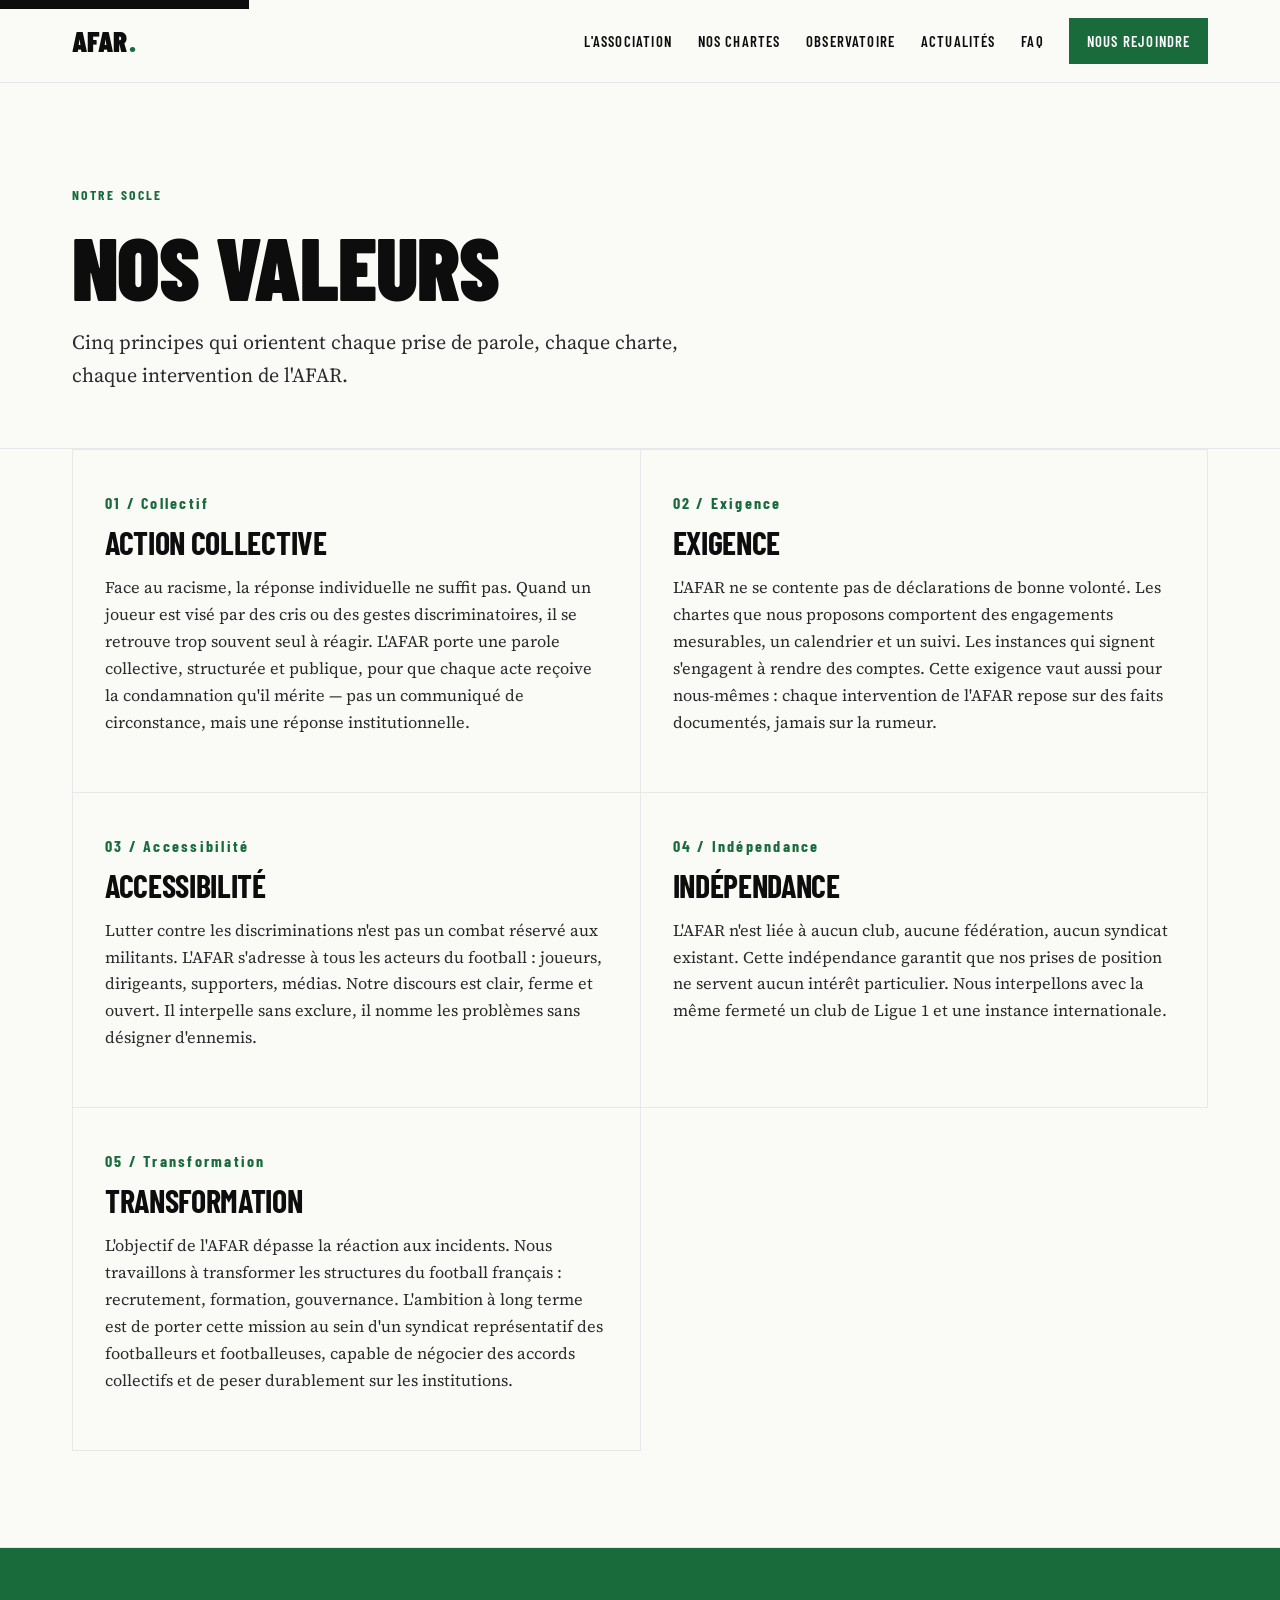
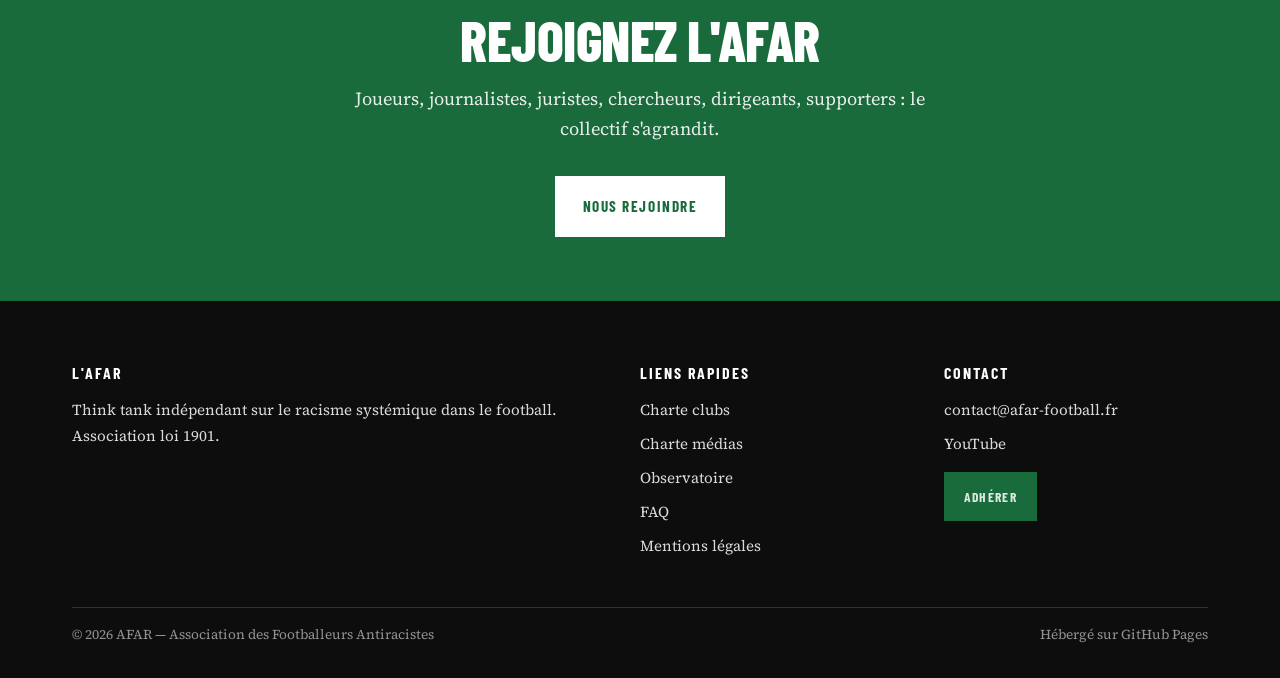
<file: nos-valeurs.html>
<!DOCTYPE html>
<html lang="fr">
<head>
  <meta charset="UTF-8">
  <meta name="viewport" content="width=device-width, initial-scale=1.0">
  <title>Nos valeurs — AFAR, antiracisme dans le football</title>
  <meta name="description" content="Action collective, exigence, accessibilité, indépendance, transformation : les cinq valeurs de l'AFAR contre le racisme et les discriminations dans le football français.">
  <meta name="keywords" content="racisme football, antiracisme, antiraciste, AFAR, Association Footballeurs Antiracistes, insultes racistes, discriminations football, Vinicius, Lukaku, cris de singe, racisme dans le football français, lutte contre le racisme sport, observatoire racisme football">
  <meta name="author" content="AFAR — Association des Footballeurs Antiracistes">
  <meta name="robots" content="index, follow">
  <link rel="canonical" href="https://afar-football.fr/nos-valeurs.html">

  <meta property="og:title" content="Nos valeurs — AFAR, antiracisme dans le football">
  <meta property="og:description" content="Action collective, exigence, accessibilité, indépendance, transformation : les cinq valeurs de l'AFAR contre le racisme et les discriminations dans le football français.">
  <meta property="og:type" content="website">
  <meta property="og:locale" content="fr_FR">
  <meta property="og:url" content="https://afar-football.fr/nos-valeurs.html">
  <meta property="og:site_name" content="AFAR — Association des Footballeurs Antiracistes">
  <meta property="og:image" content="https://afar-football.fr/img/og-default.jpg">

  <meta name="twitter:card" content="summary_large_image">
  <meta name="twitter:title" content="Nos valeurs — AFAR, antiracisme dans le football">
  <meta name="twitter:description" content="Action collective, exigence, accessibilité, indépendance, transformation : les cinq valeurs de l'AFAR contre le racisme et les discriminations dans le football français.">
  <meta name="twitter:image" content="https://afar-football.fr/img/og-default.jpg">

  <link rel="preconnect" href="https://fonts.googleapis.com">
  <link rel="preconnect" href="https://fonts.gstatic.com" crossorigin>
  <link href="https://fonts.googleapis.com/css2?family=Barlow+Condensed:wght@600;700;800;900&family=Source+Serif+4:ital,wght@0,300;0,400;0,600;1,300;1,400&display=swap" rel="stylesheet">

  <style>
/* =========================================================
   AFAR — Association des Footballeurs Antiracistes
   Feuille de style principale
   ========================================================= */

/* --- Variables globales --- */
:root {
  /* Couleurs */
  --color-bg: #fafaf7;
  --color-bg-alt: #f5f5f5;
  --color-ink: #0d0d0d;
  --color-ink-soft: #2a2a2a;
  --color-muted: #767676;
  --color-line: #e8e8e8;
  --color-accent: #1a6b3c;          /* vert gazon profond — valeur v1 exacte */
  --color-accent-dark: #0f4526;
  --color-accent-light: #e8f5ee;
  --color-white: #ffffff;

  /* Typographies — alignées sur la v1 */
  --font-display: "Barlow Condensed", sans-serif;
  --font-serif: "Source Serif 4", Georgia, serif;
  --font-mono: "JetBrains Mono", ui-monospace, SFMono-Regular, monospace;

  /* Échelles */
  --max-width: 1200px;
  --max-width-read: 760px;
  --space-1: 0.5rem;
  --space-2: 1rem;
  --space-3: 2rem;
  --space-4: 2.5rem;
  --space-5: 4rem;
  --space-6: 6rem;
  --space-7: 8rem;

  /* Divers */
  --transition-fast: 160ms ease;
  --transition: 260ms cubic-bezier(.2,.7,.2,1);
  --radius-sm: 2px;
  --radius: 4px;
}

/* --- Reset doux --- */
*, *::before, *::after { box-sizing: border-box; }
html { scroll-behavior: smooth; -webkit-text-size-adjust: 100%; }
body {
  margin: 0;
  background: var(--color-bg);
  color: var(--color-ink);
  font-family: var(--font-serif);
  font-size: 18px;
  line-height: 1.65;
  font-weight: 400;
  -webkit-font-smoothing: antialiased;
  text-rendering: optimizeLegibility;
}
img, svg { display: block; max-width: 100%; height: auto; }
a { color: inherit; text-decoration: none; transition: color var(--transition-fast); }
a:hover { color: var(--color-accent); }
button { font: inherit; cursor: pointer; border: 0; background: none; color: inherit; }
ul, ol { padding-left: 1.2em; }
hr { border: 0; border-top: 1px solid var(--color-line); margin: var(--space-4) 0; }
main { display: block; }

/* --- Titres — réglages v1 exacts --- */
h1, h2, h3, h4 {
  font-family: var(--font-display);
  font-weight: 900;
  letter-spacing: -0.01em;
  line-height: 1;
  margin: 0 0 var(--space-2) 0;
  text-transform: uppercase;
}
h1 { font-size: clamp(2.8rem, 7vw, 5.5rem); font-weight: 900; }
h2 { font-size: clamp(2rem, 5vw, 3.5rem); font-weight: 800; }
h3 { font-size: clamp(1.4rem, 3vw, 2rem); font-weight: 700; }
h4 { font-size: 1.2rem; letter-spacing: 0.05em; font-weight: 700; }

p { margin: 0 0 var(--space-2) 0; }
p + p { margin-top: 0; }

.eyebrow {
  font-family: var(--font-display);
  font-weight: 700;
  text-transform: uppercase;
  letter-spacing: 0.18em;
  font-size: 0.85rem;
  color: var(--color-accent);
  margin-bottom: var(--space-2);
  display: inline-block;
}

/* --- Container --- */
.container {
  max-width: var(--max-width);
  margin: 0 auto;
  padding: 0 var(--space-3);
}
.container--narrow {
  max-width: var(--max-width-read);
  margin: 0 auto;
  padding: 0 var(--space-3);
}

/* =========================================================
   HEADER / NAVIGATION
   ========================================================= */
.site-header {
  position: sticky;
  top: 0;
  z-index: 100;
  background: var(--color-bg);
  border-bottom: 1px solid var(--color-line);
}
.site-header__inner {
  display: flex;
  align-items: center;
  justify-content: space-between;
  max-width: var(--max-width);
  margin: 0 auto;
  padding: 1.1rem var(--space-3);
}
.site-logo {
  font-family: var(--font-display);
  font-weight: 900;
  font-size: 1.8rem;
  letter-spacing: 0.005em;
  color: var(--color-ink);
  text-transform: uppercase;
  line-height: 1;
}
.site-logo::after {
  content: ".";
  color: var(--color-accent);
  margin-left: 1px;
}
.site-logo:hover { color: var(--color-ink); }

.main-nav { display: flex; align-items: center; gap: 1.6rem; }
.main-nav > ul {
  list-style: none;
  display: flex;
  gap: 1.6rem;
  padding: 0;
  margin: 0;
  align-items: center;
}
.main-nav a {
  font-family: var(--font-display);
  font-weight: 600;
  text-transform: uppercase;
  font-size: 0.92rem;
  letter-spacing: 0.08em;
  color: var(--color-ink);
  padding: 0.5rem 0;
  position: relative;
}
.main-nav a:hover { color: var(--color-accent); }
.main-nav .has-submenu { position: relative; }
.main-nav .submenu {
  display: none;
  position: absolute;
  top: 100%;
  left: 0;
  background: var(--color-white);
  border: 1px solid var(--color-line);
  min-width: 240px;
  padding: 0.6rem 0;
  list-style: none;
  margin: 0;
  box-shadow: 0 12px 32px rgba(0,0,0,.08);
}
.main-nav .has-submenu:hover .submenu,
.main-nav .has-submenu:focus-within .submenu { display: block; }
.main-nav .submenu li { display: block; }
.main-nav .submenu a {
  display: block;
  padding: 0.65rem 1.1rem;
  font-size: 0.82rem;
  letter-spacing: 0.06em;
}
.main-nav .submenu a:hover { background: var(--color-accent-light); color: var(--color-accent-dark); }

.btn-nav-cta {
  display: inline-block;
  background: var(--color-accent);
  color: var(--color-white) !important;
  padding: 0.7rem 1.1rem !important;
  font-family: var(--font-display);
  font-weight: 700;
  text-transform: uppercase;
  letter-spacing: 0.08em;
  font-size: 0.88rem;
  transition: background var(--transition-fast);
}
.btn-nav-cta:hover { background: var(--color-accent-dark); color: var(--color-white) !important; }

/* Burger mobile */
.burger {
  display: none;
  width: 42px;
  height: 42px;
  border: 1px solid var(--color-ink);
  align-items: center;
  justify-content: center;
  flex-direction: column;
  gap: 4px;
  background: transparent;
}
.burger span {
  display: block;
  width: 20px;
  height: 2px;
  background: var(--color-ink);
  transition: transform var(--transition), opacity var(--transition);
}
.burger.is-open span:nth-child(1) { transform: translateY(6px) rotate(45deg); }
.burger.is-open span:nth-child(2) { opacity: 0; }
.burger.is-open span:nth-child(3) { transform: translateY(-6px) rotate(-45deg); }

/* =========================================================
   BOUTONS
   ========================================================= */
.btn {
  display: inline-block;
  padding: 1rem 1.6rem;
  font-family: var(--font-display);
  font-weight: 700;
  text-transform: uppercase;
  letter-spacing: 0.1em;
  font-size: 0.95rem;
  border: 2px solid var(--color-ink);
  background: var(--color-ink);
  color: var(--color-white);
  transition: all var(--transition);
  cursor: pointer;
}
.btn:hover { background: var(--color-accent); border-color: var(--color-accent); color: var(--color-white); }
.btn--outline { background: transparent; color: var(--color-ink); }
.btn--outline:hover { background: var(--color-ink); color: var(--color-white); }
.btn--accent { background: var(--color-accent); border-color: var(--color-accent); }
.btn--accent:hover { background: var(--color-accent-dark); border-color: var(--color-accent-dark); color: var(--color-white); }
.btn--sm { padding: 0.7rem 1.1rem; font-size: 0.85rem; }

/* =========================================================
   HERO — copie pixel-pour-pixel de la v1
   ========================================================= */
.hero {
  background: var(--color-ink);
  color: var(--color-white);
  padding: var(--space-7) 0;
  position: relative;
  overflow: hidden;
  min-height: 80vh;
  display: flex;
  align-items: center;
}

.hero::before {
  content: '';
  position: absolute;
  inset: 0;
  background: repeating-linear-gradient(
    -45deg,
    transparent,
    transparent 40px,
    rgba(26, 107, 60, 0.04) 40px,
    rgba(26, 107, 60, 0.04) 41px
  );
}

.hero .container {
  position: relative;
  z-index: 2;
}

.hero-label {
  font-family: var(--font-display);
  font-size: 0.8rem;
  font-weight: 700;
  letter-spacing: 0.15em;
  text-transform: uppercase;
  color: var(--color-accent);
  margin-bottom: var(--space-2);
  display: block;
}

.hero h1 {
  color: var(--color-white);
  margin-bottom: var(--space-2);
  max-width: 900px;
}

.hero h1 em {
  font-style: normal;
  color: var(--color-accent);
}

.hero-subtitle {
  font-size: 1.2rem;
  font-weight: 300;
  color: rgba(255, 255, 255, 0.75);
  max-width: 600px;
  margin-bottom: var(--space-3);
  font-family: var(--font-serif);
}

.hero-actions {
  display: flex;
  gap: 1rem;
  flex-wrap: wrap;
}

.hero-img-placeholder {
  position: absolute;
  right: 0;
  top: 0;
  bottom: 0;
  width: 40%;
  background: var(--color-accent);
  opacity: 0.12;
  display: flex;
  align-items: center;
  justify-content: center;
  font-family: var(--font-display);
  font-size: 0.8rem;
  letter-spacing: 0.1em;
  text-transform: uppercase;
  color: var(--color-white);
}

/* Boutons adaptés au fond sombre du hero */
.hero .btn--accent {
  background: var(--color-accent);
  border-color: var(--color-accent);
  color: var(--color-white);
}
.hero .btn--accent:hover {
  background: var(--color-accent-dark);
  border-color: var(--color-accent-dark);
}
.hero .btn--outline {
  background: transparent;
  color: var(--color-white);
  border-color: var(--color-white);
}
.hero .btn--outline:hover {
  background: var(--color-white);
  color: var(--color-ink);
  border-color: var(--color-white);
}
/* =========================================================
   SECTIONS GÉNÉRIQUES
   ========================================================= */
.section {
  padding: var(--space-6) 0;
  border-bottom: 1px solid var(--color-line);
}
.section--dark {
  background: var(--color-ink);
  color: var(--color-white);
}
.section--dark h1, .section--dark h2, .section--dark h3 { color: var(--color-white); }
.section__header {
  max-width: var(--max-width-read);
  margin-bottom: var(--space-4);
}
.section__header p {
  font-size: 1.15rem;
  color: var(--color-ink-soft);
}

/* Lead paragraph */
.lead {
  font-size: 1.35rem;
  line-height: 1.5;
  color: var(--color-ink);
  margin-bottom: var(--space-3);
}

/* Prose text column */
.prose { max-width: var(--max-width-read); }
.prose p { font-size: 1.1rem; line-height: 1.7; margin-bottom: 1.2rem; }
.prose p:first-of-type::first-letter {
  font-family: var(--font-display);
  font-size: 3.6rem;
  float: left;
  line-height: 0.9;
  padding: 0.3rem 0.6rem 0 0;
  color: var(--color-accent);
}

/* =========================================================
   CHIFFRES CLÉS
   ========================================================= */
.stats {
  display: grid;
  grid-template-columns: repeat(4, 1fr);
  gap: 0;
  border-top: 1px solid var(--color-line);
  border-left: 1px solid var(--color-line);
  margin-top: var(--space-3);
}
.stat {
  border-right: 1px solid var(--color-line);
  border-bottom: 1px solid var(--color-line);
  padding: var(--space-4) var(--space-3);
  transition: background var(--transition);
}
.stat[role="link"]:hover, .stat a:hover { background: var(--color-accent-light); }
.stat__number {
  font-family: var(--font-display);
  font-weight: 900;
  font-size: clamp(2.8rem, 5vw, 4.2rem);
  line-height: 1;
  color: var(--color-accent);
  display: block;
  margin-bottom: 0.4rem;
}
.stat__label {
  font-size: 0.92rem;
  color: var(--color-ink-soft);
  line-height: 1.4;
}

/* =========================================================
   CARTES
   ========================================================= */
.cards {
  display: grid;
  grid-template-columns: repeat(3, 1fr);
  gap: var(--space-3);
}
.card {
  background: var(--color-white);
  border: 1px solid var(--color-line);
  padding: var(--space-3);
  transition: transform var(--transition), border-color var(--transition);
}
.card:hover {
  transform: translateY(-3px);
  border-color: var(--color-accent);
}
.card time {
  font-family: var(--font-display);
  font-weight: 700;
  font-size: 0.82rem;
  letter-spacing: 0.1em;
  color: var(--color-muted);
  text-transform: uppercase;
  display: block;
  margin-bottom: 0.5rem;
}
.card h3 { margin-bottom: 0.6rem; }
.card h3 a:hover { color: var(--color-accent); }
.card .source {
  font-size: 0.82rem;
  color: var(--color-muted);
  font-style: italic;
  margin-bottom: 0.6rem;
}
.card .extrait {
  font-size: 0.98rem;
  color: var(--color-ink-soft);
  margin-bottom: var(--space-2);
}
.card .lire-suite {
  font-family: var(--font-display);
  font-weight: 700;
  text-transform: uppercase;
  letter-spacing: 0.08em;
  font-size: 0.85rem;
  color: var(--color-accent);
}

/* Deux blocs charte */
.charte-duo {
  display: grid;
  grid-template-columns: 1fr 1fr;
  gap: var(--space-3);
}
.charte-block {
  padding: var(--space-4);
  background: var(--color-white);
  border: 1px solid var(--color-line);
  position: relative;
  overflow: hidden;
}
.charte-block::before {
  content: "";
  position: absolute;
  top: 0; left: 0;
  width: 6px; height: 100%;
  background: var(--color-accent);
}
.charte-block h3 { margin-bottom: 0.8rem; }
.charte-block p { margin-bottom: var(--space-3); color: var(--color-ink-soft); }

/* =========================================================
   BANNIÈRE CTA
   ========================================================= */
.cta-banner {
  background: var(--color-accent);
  color: var(--color-white);
  padding: var(--space-5) 0;
  text-align: center;
}
.cta-banner h2 { color: var(--color-white); margin-bottom: var(--space-2); }
.cta-banner p { font-size: 1.15rem; margin-bottom: var(--space-3); opacity: 0.9; max-width: 600px; margin-left: auto; margin-right: auto; }
.cta-banner .btn {
  background: var(--color-white);
  color: var(--color-accent);
  border-color: var(--color-white);
}
.cta-banner .btn:hover {
  background: var(--color-ink);
  color: var(--color-white);
  border-color: var(--color-ink);
}

/* =========================================================
   VALEURS / BLOCS ÉDITORIAUX
   ========================================================= */
.valeurs-grid {
  display: grid;
  grid-template-columns: repeat(2, 1fr);
  gap: 0;
  border-top: 1px solid var(--color-line);
  border-left: 1px solid var(--color-line);
}
.valeur {
  border-right: 1px solid var(--color-line);
  border-bottom: 1px solid var(--color-line);
  padding: var(--space-4) var(--space-3);
}
.valeur__num {
  font-family: var(--font-display);
  font-weight: 700;
  color: var(--color-accent);
  font-size: 1rem;
  letter-spacing: 0.14em;
  display: block;
  margin-bottom: 0.6rem;
}
.valeur h3 { margin-bottom: 1rem; }
.valeur p { color: var(--color-ink-soft); font-size: 1.02rem; }

/* =========================================================
   CHARTE — ENGAGEMENTS
   ========================================================= */
.engagements { margin-top: var(--space-4); }
.engagement {
  display: grid;
  grid-template-columns: 110px 1fr;
  gap: var(--space-3);
  padding: var(--space-4) 0;
  border-top: 1px solid var(--color-line);
}
.engagement:last-child { border-bottom: 1px solid var(--color-line); }
.engagement__num {
  font-family: var(--font-display);
  font-weight: 900;
  font-size: clamp(3rem, 6vw, 5rem);
  line-height: 0.9;
  color: var(--color-accent);
}
.engagement h3 { margin-bottom: var(--space-2); }
.engagement ul { padding-left: 1.1em; margin: var(--space-2) 0 0; }
.engagement li { margin-bottom: 0.5rem; color: var(--color-ink-soft); }
.engagement p { color: var(--color-ink-soft); }

/* Préambule encadré */
.preambule {
  background: var(--color-bg-alt);
  padding: var(--space-4);
  border-left: 4px solid var(--color-accent);
  margin: var(--space-4) 0;
  font-size: 1.05rem;
}

/* =========================================================
   ÉQUIPE — GRILLE DE PROFILS (anonymisée)
   ========================================================= */
.profils-grid {
  display: grid;
  grid-template-columns: repeat(4, 1fr);
  gap: 0;
  border-top: 1px solid var(--color-line);
  border-left: 1px solid var(--color-line);
  margin-top: var(--space-4);
}
.profil {
  border-right: 1px solid var(--color-line);
  border-bottom: 1px solid var(--color-line);
  padding: var(--space-3);
  min-height: 220px;
  display: flex;
  flex-direction: column;
  justify-content: space-between;
  transition: background var(--transition);
}
.profil:hover { background: var(--color-accent-light); }
.profil__num {
  font-family: var(--font-display);
  font-weight: 600;
  font-size: 0.85rem;
  color: var(--color-muted);
  letter-spacing: 0.14em;
}
.profil h3 {
  font-size: 1.3rem;
  margin: var(--space-2) 0;
  line-height: 1.05;
}
.profil p { font-size: 0.95rem; color: var(--color-ink-soft); margin: 0; }

/* =========================================================
   OBSERVATOIRE — COMPTEUR, COMITÉ, SOUTIENS
   ========================================================= */
.compteur {
  background: var(--color-ink);
  color: var(--color-white);
  padding: var(--space-5) var(--space-4);
  text-align: center;
  cursor: pointer;
  transition: background var(--transition);
  display: block;
}
.compteur:hover { background: var(--color-accent-dark); color: var(--color-white); }
.compteur__chiffre {
  font-family: var(--font-display);
  font-weight: 900;
  font-size: clamp(5rem, 14vw, 12rem);
  line-height: 0.9;
  color: var(--color-accent);
  display: block;
  margin-bottom: 1rem;
}
.compteur__chiffre.is-placeholder {
  /* Quand le compteur est vide, on dégrade gracieusement en gardant l'emplacement
     mais sans afficher un trait fin perdu dans le bloc noir. */
  font-size: clamp(2.5rem, 6vw, 4rem);
  letter-spacing: 0.4em;
  color: var(--color-muted);
  text-indent: 0.4em; /* compensation du letter-spacing pour rester centré */
}
.compteur__label {
  font-family: var(--font-display);
  font-weight: 700;
  text-transform: uppercase;
  letter-spacing: 0.12em;
  font-size: 1rem;
  max-width: 640px;
  margin: 0 auto;
  line-height: 1.4;
}
.compteur__note {
  font-family: var(--font-serif);
  font-size: 0.85rem;
  text-transform: none;
  letter-spacing: 0;
  color: var(--color-muted);
  margin-top: var(--space-2);
  font-style: italic;
}

.duo-grid {
  display: grid;
  grid-template-columns: 1fr 1fr;
  gap: var(--space-5);
}
.logo-grid {
  display: grid;
  grid-template-columns: repeat(4, 1fr);
  gap: var(--space-2);
  margin-top: var(--space-3);
}
.logo-placeholder {
  aspect-ratio: 3 / 2;
  border: 1px dashed var(--color-line);
  display: flex;
  align-items: center;
  justify-content: center;
  font-size: 0.78rem;
  color: var(--color-muted);
  letter-spacing: 0.06em;
  text-transform: uppercase;
  font-family: var(--font-display);
  font-weight: 600;
  background: var(--color-white);
}

/* Citations de soutien */
.citations-grid {
  display: grid;
  grid-template-columns: repeat(3, 1fr);
  gap: var(--space-3);
  margin-top: var(--space-3);
}
.citation {
  padding: var(--space-3);
  background: var(--color-bg-alt);
  border-left: 4px solid var(--color-accent);
}
.citation blockquote {
  margin: 0 0 var(--space-2) 0;
  font-family: var(--font-serif);
  font-size: 1.15rem;
  font-style: italic;
  line-height: 1.45;
  color: var(--color-ink);
}
.citation blockquote::before { content: "« "; color: var(--color-accent); }
.citation blockquote::after { content: " »"; color: var(--color-accent); }
.citation cite {
  font-family: var(--font-display);
  font-weight: 700;
  font-style: normal;
  text-transform: uppercase;
  letter-spacing: 0.1em;
  font-size: 0.82rem;
  color: var(--color-muted);
}

/* Événements */
.evenements-grid {
  display: grid;
  grid-template-columns: 1fr 1fr;
  gap: var(--space-5);
  margin-top: var(--space-3);
}
.evenement-col h3 { margin-bottom: var(--space-3); border-bottom: 2px solid var(--color-accent); padding-bottom: 0.5rem; }
.evenement {
  padding: var(--space-2) 0;
  border-bottom: 1px solid var(--color-line);
}
.evenement time {
  font-family: var(--font-display);
  font-weight: 700;
  text-transform: uppercase;
  letter-spacing: 0.1em;
  font-size: 0.85rem;
  color: var(--color-accent);
  display: block;
  margin-bottom: 0.3rem;
}
.evenement h4 { text-transform: none; font-family: var(--font-serif); font-weight: 600; font-size: 1.05rem; margin-bottom: 0.3rem; }
.evenement p { font-size: 0.92rem; color: var(--color-ink-soft); margin: 0; }

/* =========================================================
   FORMULAIRES
   ========================================================= */
.form {
  max-width: var(--max-width-read);
  margin: 0;
}
.form__row { margin-bottom: var(--space-2); }
.form__row--duo { display: grid; grid-template-columns: 1fr 1fr; gap: var(--space-2); margin-bottom: var(--space-2); }
.form label {
  display: block;
  font-family: var(--font-display);
  font-weight: 600;
  text-transform: uppercase;
  letter-spacing: 0.08em;
  font-size: 0.82rem;
  margin-bottom: 0.4rem;
  color: var(--color-ink);
}
.form input[type="text"],
.form input[type="email"],
.form input[type="date"],
.form select,
.form textarea {
  width: 100%;
  padding: 0.85rem 1rem;
  background: var(--color-white);
  border: 1px solid var(--color-line);
  font-family: var(--font-serif);
  font-size: 1rem;
  color: var(--color-ink);
  transition: border-color var(--transition-fast);
}
.form input:focus, .form select:focus, .form textarea:focus {
  outline: 2px solid var(--color-accent);
  outline-offset: 1px;
  border-color: var(--color-accent);
}
.form textarea { min-height: 140px; resize: vertical; }
.form button[type="submit"] { margin-top: var(--space-2); }
.form .note {
  font-size: 0.88rem;
  color: var(--color-muted);
  font-style: italic;
  border-left: 3px solid var(--color-accent);
  padding-left: 1rem;
  margin-bottom: var(--space-3);
}
.form .honeypot { display: none !important; }

/* FAQ accordéon */
.faq-list { max-width: var(--max-width-read); margin-top: var(--space-3); }
.faq-item { border-top: 1px solid var(--color-ink); }
.faq-item:last-child { border-bottom: 1px solid var(--color-ink); }
.faq-question {
  width: 100%;
  text-align: left;
  padding: var(--space-3) 0;
  display: flex;
  justify-content: space-between;
  align-items: center;
  gap: var(--space-2);
  font-family: var(--font-display);
  font-weight: 800;
  text-transform: uppercase;
  letter-spacing: 0.04em;
  font-size: 1.1rem;
  color: var(--color-ink);
  transition: color var(--transition);
}
.faq-question:hover { color: var(--color-accent); }
.faq-question .plus {
  font-size: 1.6rem;
  color: var(--color-accent);
  transition: transform var(--transition);
  flex-shrink: 0;
}
.faq-item.is-open .plus { transform: rotate(45deg); }
.faq-answer {
  max-height: 0;
  overflow: hidden;
  transition: max-height var(--transition);
}
.faq-answer__inner {
  padding: 0 0 var(--space-3);
  font-size: 1.05rem;
  color: var(--color-ink-soft);
  line-height: 1.65;
}

/* Bloc YouTube */
.youtube-block {
  background: var(--color-ink);
  color: var(--color-white);
  padding: var(--space-4);
  display: flex;
  justify-content: space-between;
  align-items: center;
  gap: var(--space-3);
  margin-bottom: var(--space-5);
  flex-wrap: wrap;
}
.youtube-block__text h3 { color: var(--color-white); margin-bottom: 0.4rem; }
.youtube-block__text p { margin: 0; color: rgba(255,255,255,0.75); font-size: 1rem; }

/* Loading / erreur flux */
.feed-state {
  padding: var(--space-3);
  text-align: center;
  color: var(--color-muted);
  font-style: italic;
  background: var(--color-bg-alt);
  grid-column: 1 / -1;
}

/* =========================================================
   FOOTER
   ========================================================= */
.site-footer {
  background: var(--color-ink);
  color: rgba(255,255,255,0.85);
  padding: var(--space-5) 0 var(--space-3);
  font-size: 0.95rem;
}
.site-footer a { color: rgba(255,255,255,0.85); }
.site-footer a:hover { color: var(--color-accent); }
.site-footer h4 {
  color: var(--color-white);
  margin-bottom: var(--space-2);
  font-size: 1rem;
  letter-spacing: 0.12em;
}
.footer-grid {
  display: grid;
  grid-template-columns: 2fr 1fr 1fr;
  gap: var(--space-4);
  margin-bottom: var(--space-4);
}
.footer-grid ul { list-style: none; padding: 0; margin: 0; }
.footer-grid li { margin-bottom: 0.55rem; }
.footer-bottom {
  border-top: 1px solid rgba(255,255,255,0.15);
  padding-top: var(--space-2);
  display: flex;
  justify-content: space-between;
  align-items: center;
  font-size: 0.85rem;
  color: rgba(255,255,255,0.55);
  flex-wrap: wrap;
  gap: 0.5rem;
}
.social-links { display: flex; gap: 0.8rem; margin-top: var(--space-2); }
.social-links a {
  font-family: var(--font-display);
  font-weight: 700;
  text-transform: uppercase;
  letter-spacing: 0.08em;
  font-size: 0.82rem;
  padding: 0.5rem 0.9rem;
  border: 1px solid rgba(255,255,255,0.3);
  transition: all var(--transition-fast);
}
.social-links a:hover { background: var(--color-accent); border-color: var(--color-accent); color: var(--color-white); }

/* =========================================================
   PAGE TITRE (header de page intérieure)
   ========================================================= */
.page-header {
  padding: var(--space-6) 0 var(--space-4);
  border-bottom: 1px solid var(--color-line);
}
.page-header__inner { max-width: var(--max-width-read); }
.page-header h1 { margin-bottom: var(--space-2); }
.page-header p.subtitle {
  font-size: 1.25rem;
  color: var(--color-ink-soft);
  max-width: 640px;
}

/* Navigation de bas de page (fil d'Ariane interne) */
.page-nav {
  display: flex;
  gap: var(--space-3);
  padding: var(--space-3) 0;
  font-family: var(--font-display);
  font-weight: 600;
  text-transform: uppercase;
  letter-spacing: 0.08em;
  font-size: 0.85rem;
  border-top: 1px solid var(--color-line);
  flex-wrap: wrap;
}
.page-nav a { color: var(--color-accent); }
.page-nav a:hover { color: var(--color-ink); }

/* =========================================================
   FADE-IN SCROLL
   ========================================================= */
.fade-in {
  opacity: 0;
  transform: translateY(20px);
  transition: opacity 600ms ease, transform 600ms ease;
}
.fade-in.is-visible {
  opacity: 1;
  transform: translateY(0);
}

/* =========================================================
   UTILITAIRES
   ========================================================= */
.text-center { text-align: center; }
.mb-0 { margin-bottom: 0 !important; }
.mt-0 { margin-top: 0 !important; }
.visually-hidden {
  position: absolute;
  width: 1px; height: 1px;
  padding: 0; margin: -1px;
  overflow: hidden; clip: rect(0,0,0,0);
  white-space: nowrap; border: 0;
}
.sr-skip {
  position: absolute;
  top: -40px;
  left: 0;
  background: var(--color-ink);
  color: var(--color-white);
  padding: 0.6rem 1rem;
  z-index: 200;
  transition: top var(--transition);
}
.sr-skip:focus { top: 0; }


/* === RESPONSIVE === */

/* =========================================================
   AFAR — Responsive
   ========================================================= */

/* ----- Tablette ----- */
@media (max-width: 960px) {
  body { font-size: 17px; }

  .hero__grid { grid-template-columns: 1fr; gap: var(--space-4); }
  .hero__placeholder { aspect-ratio: 16 / 9; }

  .stats { grid-template-columns: repeat(2, 1fr); }
  .cards { grid-template-columns: repeat(2, 1fr); }
  .charte-duo { grid-template-columns: 1fr; }

  .valeurs-grid { grid-template-columns: 1fr; }
  .profils-grid { grid-template-columns: repeat(2, 1fr); }

  .duo-grid { grid-template-columns: 1fr; gap: var(--space-4); }
  .logo-grid { grid-template-columns: repeat(3, 1fr); }
  .citations-grid { grid-template-columns: 1fr 1fr; }
  .evenements-grid { grid-template-columns: 1fr; gap: var(--space-4); }

  .footer-grid { grid-template-columns: 1fr 1fr; }

  .engagement { grid-template-columns: 80px 1fr; gap: var(--space-2); }
  .engagement__num { font-size: 3rem; }
}

/* ----- Mobile ----- */
@media (max-width: 640px) {
  :root {
    --space-5: 3rem;
    --space-6: 4rem;
    --space-7: 5rem;
  }
  body { font-size: 16px; }

  /* Navigation mobile */
  .burger { display: flex; }
  .main-nav {
    position: fixed;
    top: 63px;
    left: 0; right: 0;
    background: var(--color-bg);
    border-top: 1px solid var(--color-line);
    height: calc(100vh - 63px);
    max-height: 0;
    overflow: hidden;
    transition: max-height var(--transition);
    flex-direction: column;
    align-items: stretch;
    gap: 0;
    padding: 0;
  }
  .main-nav.is-open {
    max-height: calc(100vh - 63px);
    overflow-y: auto;
    padding: var(--space-2) 0;
  }
  .main-nav > ul {
    flex-direction: column;
    gap: 0;
    width: 100%;
  }
  .main-nav > ul > li {
    width: 100%;
    border-bottom: 1px solid var(--color-line);
  }
  .main-nav a {
    display: block;
    padding: 1rem var(--space-3);
    font-size: 1rem;
  }
  .main-nav .submenu {
    display: block;
    position: static;
    background: var(--color-bg-alt);
    border: 0;
    box-shadow: none;
    min-width: 0;
    padding: 0;
  }
  .main-nav .submenu a {
    padding: 0.75rem var(--space-3) 0.75rem var(--space-4);
    font-size: 0.88rem;
  }
  .btn-nav-cta {
    margin: var(--space-2) var(--space-3) !important;
    display: block !important;
    text-align: center;
  }

  .hero { padding: var(--space-5) 0 var(--space-4); }
  .hero__ctas { flex-direction: column; align-items: stretch; }
  .hero__ctas .btn { text-align: center; }

  .stats { grid-template-columns: 1fr; }
  .cards { grid-template-columns: 1fr; }
  .profils-grid { grid-template-columns: 1fr; }
  .logo-grid { grid-template-columns: repeat(2, 1fr); }
  .citations-grid { grid-template-columns: 1fr; }

  .footer-grid { grid-template-columns: 1fr; gap: var(--space-3); }
  .footer-bottom { flex-direction: column; align-items: flex-start; }

  .engagement { grid-template-columns: 60px 1fr; }
  .engagement__num { font-size: 2.4rem; }

  .section { padding: var(--space-5) 0; }
  .prose p:first-of-type::first-letter { font-size: 2.8rem; }

  .form__row--duo { grid-template-columns: 1fr; }

  .youtube-block { flex-direction: column; align-items: flex-start; text-align: left; }
}

/* ----- Très petit écran ----- */
@media (max-width: 400px) {
  .container, .container--narrow { padding: 0 var(--space-2); }
}

/* ----- Préfère les animations réduites ----- */
@media (prefers-reduced-motion: reduce) {
  *, *::before, *::after {
    animation-duration: 0.01ms !important;
    animation-iteration-count: 1 !important;
    transition-duration: 0.01ms !important;
    scroll-behavior: auto !important;
  }
  .fade-in { opacity: 1; transform: none; }
}

  </style>
</head>
<body>
<a class="sr-skip" href="#main">Aller au contenu principal</a>

<header class="site-header">
  <div class="site-header__inner">
    <a href="index.html" class="site-logo" aria-label="AFAR — retour à l'accueil">AFAR</a>
    <button class="burger" aria-label="Ouvrir le menu" aria-expanded="false" aria-controls="main-nav">
      <span></span><span></span><span></span>
    </button>
    <nav class="main-nav" id="main-nav" aria-label="Navigation principale">
      <ul>
        <li class="has-submenu">
          <a href="qui-sommes-nous.html">L'association</a>
          <ul class="submenu">
            <li><a href="qui-sommes-nous.html">Qui sommes-nous</a></li>
            <li><a href="nos-valeurs.html">Nos valeurs</a></li>
            <li><a href="notre-equipe.html">Notre équipe</a></li>
          </ul>
        </li>
        <li class="has-submenu">
          <a href="charte-clubs.html">Nos chartes</a>
          <ul class="submenu">
            <li><a href="charte-clubs.html">Charte clubs</a></li>
            <li><a href="charte-medias.html">Charte médias</a></li>
            <li><a href="signataires.html">Signataires</a></li>
          </ul>
        </li>
        <li><a href="observatoire.html">Observatoire</a></li>
        <li><a href="actualites.html">Actualités</a></li>
        <li><a href="faq.html">FAQ</a></li>
        <li><a href="contact.html" class="btn-nav-cta">Nous rejoindre</a></li>
      </ul>
    </nav>
  </div>
</header>

<main id="main">

  <section class="page-header">
    <div class="container">
      <div class="page-header__inner fade-in">
        <span class="eyebrow">Notre socle</span>
        <h1>Nos valeurs</h1>
        <p class="subtitle">Cinq principes qui orientent chaque prise de parole, chaque charte, chaque intervention de l'AFAR.</p>
      </div>
    </div>
  </section>

  <section class="section" style="padding-top: 0;">
    <div class="container">
      <div class="valeurs-grid fade-in">

        <article class="valeur">
          <span class="valeur__num">01 / Collectif</span>
          <h3>Action collective</h3>
          <p>Face au racisme, la réponse individuelle ne suffit pas. Quand un joueur est visé par des cris ou des gestes discriminatoires, il se retrouve trop souvent seul à réagir. L'AFAR porte une parole collective, structurée et publique, pour que chaque acte reçoive la condamnation qu'il mérite — pas un communiqué de circonstance, mais une réponse institutionnelle.</p>
        </article>

        <article class="valeur">
          <span class="valeur__num">02 / Exigence</span>
          <h3>Exigence</h3>
          <p>L'AFAR ne se contente pas de déclarations de bonne volonté. Les chartes que nous proposons comportent des engagements mesurables, un calendrier et un suivi. Les instances qui signent s'engagent à rendre des comptes. Cette exigence vaut aussi pour nous-mêmes : chaque intervention de l'AFAR repose sur des faits documentés, jamais sur la rumeur.</p>
        </article>

        <article class="valeur">
          <span class="valeur__num">03 / Accessibilité</span>
          <h3>Accessibilité</h3>
          <p>Lutter contre les discriminations n'est pas un combat réservé aux militants. L'AFAR s'adresse à tous les acteurs du football : joueurs, dirigeants, supporters, médias. Notre discours est clair, ferme et ouvert. Il interpelle sans exclure, il nomme les problèmes sans désigner d'ennemis.</p>
        </article>

        <article class="valeur">
          <span class="valeur__num">04 / Indépendance</span>
          <h3>Indépendance</h3>
          <p>L'AFAR n'est liée à aucun club, aucune fédération, aucun syndicat existant. Cette indépendance garantit que nos prises de position ne servent aucun intérêt particulier. Nous interpellons avec la même fermeté un club de Ligue 1 et une instance internationale.</p>
        </article>

        <article class="valeur">
          <span class="valeur__num">05 / Transformation</span>
          <h3>Transformation</h3>
          <p>L'objectif de l'AFAR dépasse la réaction aux incidents. Nous travaillons à transformer les structures du football français : recrutement, formation, gouvernance. L'ambition à long terme est de porter cette mission au sein d'un syndicat représentatif des footballeurs et footballeuses, capable de négocier des accords collectifs et de peser durablement sur les institutions.</p>
        </article>

      </div>
    </div>
  </section>

</main>

<section class="cta-banner">
  <div class="container">
    <h2>Rejoignez l'AFAR</h2>
    <p>Joueurs, journalistes, juristes, chercheurs, dirigeants, supporters : le collectif s'agrandit.</p>
    <a href="contact.html" class="btn">Nous rejoindre</a>
  </div>
</section>
<footer class="site-footer">
  <div class="container">
    <div class="footer-grid">
      <div>
        <h4>L'AFAR</h4>
        <p>Think tank indépendant sur le racisme systémique dans le football. Association loi 1901.</p>
      </div>
      <div>
        <h4>Liens rapides</h4>
        <ul>
          <li><a href="charte-clubs.html">Charte clubs</a></li>
          <li><a href="charte-medias.html">Charte médias</a></li>
          <li><a href="observatoire.html">Observatoire</a></li>
          <li><a href="faq.html">FAQ</a></li>
          <li><a href="mentions-legales.html">Mentions légales</a></li>
        </ul>
      </div>
      <div>
        <h4>Contact</h4>
        <ul>
          <li><a href="mailto:contact@afar-football.fr">contact@afar-football.fr</a></li>
          <li><a href="https://youtube.com/@AFAR-Football" target="_blank" rel="noopener">YouTube</a></li>
        </ul>
        <p style="margin-top: 1rem;"><a href="contact.html" class="btn btn--sm btn--accent">Adhérer</a></p>
      </div>
    </div>
    <div class="footer-bottom">
      <span>© 2026 AFAR — Association des Footballeurs Antiracistes</span>
      <span>Hébergé sur GitHub Pages</span>
    </div>
  </div>
</footer>

  <script>
/* =========================================================
   AFAR — Script principal
   Navigation mobile, accordéon FAQ, animations scroll,
   compteur observatoire, flux RSS Google Alerts.
   ========================================================= */

/* -----------------------------------------------------------
   CONFIGURATION
   ----------------------------------------------------------- */

/* MODE COMPTEUR
   - "auto" : le compteur est calculé à partir du flux RSS (recommandé)
   - "manuel" : le compteur affiche la valeur ci-dessous (forcer si besoin)
   - "off"   : affiche le placeholder "• • •" en attendant
*/
const AFAR_COMPTEUR_MODE = "auto";

/* Valeur manuelle utilisée uniquement si AFAR_COMPTEUR_MODE === "manuel" */
const AFAR_COMPTEUR_INCIDENTS = null;

/* Date de départ du compteur (au format ISO).
   Tout article publié AVANT cette date est ignoré. */
const AFAR_COMPTEUR_DEPUIS = "2026-01-01";

/* Veille médiatique.
   Les articles sont collectés toutes les 3 heures par GitHub (Actions > « Veille médiatique »)
   et enregistrés dans data/veille.json. Sources, recherches et mots-clés :
   data/veille-config.json (modifiable sur GitHub).
*/
const AFAR_VEILLE_URL = "data/veille.json";
const AFAR_RSS_FEEDS = {
  incidents: AFAR_VEILLE_URL + "#incidents",
  mentions:  AFAR_VEILLE_URL + "#mentions"
};

/* Liste de secours : la liste de référence est dans data/veille-config.json.
   Mots-clés pour filtrer les incidents racistes UNIQUEMENT
   (le flux global capture aussi sexisme et discrimination, mais le compteur de la
   page d'accueil et de l'observatoire ne compte QUE les actes racistes).
   La vérification est faite dans le titre + le résumé. */
const AFAR_MOTS_RACISME = [
  "racis", "racial", "raciaux", "négrophob", "négritude",
  "cri de singe", "cris de singe", "banane", "bananes",
  "antiracis", "couleur de peau", "discrimination racial"
];

/* Proxy RSS → JSON (RSS2JSON — plan gratuit, 10 000 req/jour). */
const RSS2JSON_ENDPOINT = "https://api.rss2json.com/v1/api.json?rss_url=";

/* Clé API rss2json (optionnelle).
   Si vous avez créé un compte gratuit sur https://rss2json.com,
   collez votre clé ici pour des résultats plus stables (10 000 req/jour).
   Sans clé, on bascule automatiquement sur le proxy de secours. */
const RSS2JSON_KEY = "";

/* Proxies CORS de fallback — testés dans l'ordre, le premier qui répond gagne. */
const CORS_PROXIES = [
  "https://api.allorigins.win/raw?url=",
  "https://corsproxy.io/?",
  "https://api.codetabs.com/v1/proxy?quest="
];

/* Cache client (TTL 30 min). */
const RSS_CACHE_TTL = 30 * 60 * 1000;

/* -----------------------------------------------------------
   1. Navigation mobile (hamburger)
   ----------------------------------------------------------- */
function initNavMobile() {
  const burger = document.querySelector(".burger");
  const nav = document.querySelector(".main-nav");
  if (!burger || !nav) return;

  burger.addEventListener("click", () => {
    const isOpen = nav.classList.toggle("is-open");
    burger.classList.toggle("is-open", isOpen);
    burger.setAttribute("aria-expanded", isOpen ? "true" : "false");
  });

  // Fermer la nav quand on clique sur un lien
  nav.querySelectorAll("a").forEach(link => {
    link.addEventListener("click", () => {
      nav.classList.remove("is-open");
      burger.classList.remove("is-open");
      burger.setAttribute("aria-expanded", "false");
    });
  });
}

/* -----------------------------------------------------------
   2. Accordéon FAQ
   ----------------------------------------------------------- */
function initFaq() {
  const items = document.querySelectorAll(".faq-item");
  items.forEach(item => {
    const btn = item.querySelector(".faq-question");
    const answer = item.querySelector(".faq-answer");
    if (!btn || !answer) return;

    btn.setAttribute("aria-expanded", "false");
    btn.addEventListener("click", () => {
      const isOpen = item.classList.toggle("is-open");
      btn.setAttribute("aria-expanded", isOpen ? "true" : "false");
      answer.style.maxHeight = isOpen ? answer.scrollHeight + "px" : "0";
    });
  });
}

/* -----------------------------------------------------------
   3. Fade-in au scroll (IntersectionObserver)
   ----------------------------------------------------------- */
function initFadeIn() {
  const nodes = document.querySelectorAll(".fade-in");
  if (!("IntersectionObserver" in window) || nodes.length === 0) {
    nodes.forEach(n => n.classList.add("is-visible"));
    return;
  }
  const obs = new IntersectionObserver((entries) => {
    entries.forEach(entry => {
      if (entry.isIntersecting) {
        entry.target.classList.add("is-visible");
        obs.unobserve(entry.target);
      }
    });
  }, { threshold: 0.12, rootMargin: "0px 0px -60px 0px" });
  nodes.forEach(n => obs.observe(n));
}

/* -----------------------------------------------------------
   4. Compteur incidents observatoire
   ----------------------------------------------------------- */

/* Affiche une valeur (numérique) ou le placeholder. */
function afficherCompteur(valeur, noteText) {
  const nodes = document.querySelectorAll("[data-compteur]");
  const isPlaceholder = (valeur === null || valeur === undefined);
  nodes.forEach(node => {
    if (isPlaceholder) {
      node.textContent = "• • •";
      node.classList.add("is-placeholder");
    } else {
      node.textContent = new Intl.NumberFormat("fr-FR").format(valeur);
      node.classList.remove("is-placeholder");
    }
  });

  const notes = document.querySelectorAll("[data-compteur-note]");
  notes.forEach(n => {
    if (noteText) {
      n.textContent = noteText;
      n.style.display = "block";
    } else {
      n.style.display = "none";
    }
  });
}

/* Filtre : un article relève-t-il du racisme ? */
function estIncidentRaciste(item) {
  if (typeof item.raciste === "boolean") return item.raciste; // calculé par la veille
  const haystack = ((item.title || "") + " " + (item.description || "")).toLowerCase();
  return AFAR_MOTS_RACISME.some(kw => haystack.includes(kw.toLowerCase()));
}

/* Filtre : article publié depuis la date de départ ? */
function estApresDateDepart(item) {
  if (!item.pubDate) return false;
  const d = new Date(item.pubDate);
  if (isNaN(d)) return false;
  return d >= new Date(AFAR_COMPTEUR_DEPUIS);
}

/* Dédoublonnage approximatif par similarité de titre (Jaccard sur les mots significatifs).
   Deux articles dont les titres partagent ≥ 60 % de mots significatifs sont considérés
   comme couvrant le même incident. */
function motsSignificatifs(titre) {
  const stopWords = new Set([
    "le","la","les","un","une","des","du","de","d","l","et","ou","à","a","au","aux",
    "en","dans","par","pour","sur","sous","vers","avec","sans","ce","cet","cette",
    "ces","son","sa","ses","leur","leurs","mon","ma","mes","est","sont","être","été",
    "qui","que","quoi","dont","où","ne","pas","plus","si","mais","car","donc","or",
    "que","quel","quelle"
  ]);
  return new Set(
    (titre || "").toLowerCase()
      .replace(/[^\w\sàâäéèêëîïôöùûüÿç-]/g, " ")
      .split(/\s+/)
      .filter(w => w.length > 3 && !stopWords.has(w))
  );
}

function tauxSimilarite(t1, t2) {
  const s1 = motsSignificatifs(t1);
  const s2 = motsSignificatifs(t2);
  if (s1.size === 0 || s2.size === 0) return 0;
  let inter = 0;
  s1.forEach(w => { if (s2.has(w)) inter++; });
  const union = s1.size + s2.size - inter;
  return union === 0 ? 0 : inter / union;
}

function dedoublonnerIncidents(items) {
  const result = [];
  for (const item of items) {
    const isDuplicate = result.some(kept => tauxSimilarite(item.title, kept.title) >= 0.6);
    if (!isDuplicate) result.push(item);
  }
  return result;
}

/* Compteur — orchestration complète */
async function initCompteur() {
  const nodes = document.querySelectorAll("[data-compteur]");
  if (nodes.length === 0) return;

  // Mode off
  if (AFAR_COMPTEUR_MODE === "off") {
    afficherCompteur(null, "Compteur en cours d'initialisation.");
    return;
  }

  // Mode manuel
  if (AFAR_COMPTEUR_MODE === "manuel") {
    afficherCompteur(AFAR_COMPTEUR_INCIDENTS, null);
    return;
  }

  // Mode auto — pas de flux configuré : placeholder
  if (!AFAR_RSS_FEEDS.incidents) {
    afficherCompteur(null, "Compteur en cours d'initialisation.");
    return;
  }

  // Affiche un état intermédiaire pendant le chargement
  afficherCompteur(null, "Calcul en cours…");

  try {
    const items = await fetchFeed(AFAR_RSS_FEEDS.incidents);
    const filtres = items
      .filter(estApresDateDepart)
      .filter(estIncidentRaciste);
    const uniques = dedoublonnerIncidents(filtres);
    const total = uniques.length;
    const dateDepart = new Date(AFAR_COMPTEUR_DEPUIS).toLocaleDateString("fr-FR", {
      day: "numeric", month: "long", year: "numeric"
    });
    afficherCompteur(total, `Estimation issue de la veille médiatique automatisée depuis le ${dateDepart}. Mise à jour en continu.`);
  } catch (err) {
    afficherCompteur(null, "Compteur indisponible — veille en cours d'actualisation.");
  }
}

/* -----------------------------------------------------------
   5. Flux RSS Google Alerts
   ----------------------------------------------------------- */

/* Cache via sessionStorage */
function cacheGet(key) {
  try {
    const raw = sessionStorage.getItem(key);
    if (!raw) return null;
    const data = JSON.parse(raw);
    if (Date.now() - data.timestamp > RSS_CACHE_TTL) return null;
    return data.items;
  } catch { return null; }
}
function cacheSet(key, items) {
  try {
    sessionStorage.setItem(key, JSON.stringify({ timestamp: Date.now(), items }));
  } catch {}
}

/* Parsing d'un flux Atom/RSS au format XML brut (DOMParser natif).
   Compatible avec les flux Google Alerts (Atom) et la plupart des flux RSS 2.0. */
function parseFeedXml(xmlText) {
  const parser = new DOMParser();
  const doc = parser.parseFromString(xmlText, "application/xml");

  // Erreur de parsing ?
  if (doc.querySelector("parsererror")) return [];

  // Format Atom (Google Alerts) — utilise <entry>
  let entries = Array.from(doc.querySelectorAll("entry"));
  if (entries.length > 0) {
    return entries.map(entry => {
      const titleEl = entry.querySelector("title");
      const linkEl = entry.querySelector("link[href]");
      const contentEl = entry.querySelector("content") || entry.querySelector("summary");
      const pubEl = entry.querySelector("published") || entry.querySelector("updated");
      const link = linkEl ? linkEl.getAttribute("href") : "#";
      // Google Alerts encapsule l'URL réelle dans un paramètre "url=" du redirect
      let realLink = link;
      try {
        const u = new URL(link);
        const innerUrl = u.searchParams.get("url");
        if (innerUrl) realLink = innerUrl;
      } catch (e) { /* ignore */ }
      return {
        title: titleEl ? stripHtml(titleEl.textContent) : "Sans titre",
        link: realLink,
        description: contentEl ? stripHtml(contentEl.textContent).slice(0, 200) : "",
        pubDate: pubEl ? pubEl.textContent : null,
        source: extractSource(realLink)
      };
    });
  }

  // Format RSS 2.0 — utilise <item>
  entries = Array.from(doc.querySelectorAll("item"));
  return entries.map(item => {
    const get = (sel) => {
      const el = item.querySelector(sel);
      return el ? el.textContent : "";
    };
    return {
      title: stripHtml(get("title")) || "Sans titre",
      link: get("link") || "#",
      description: stripHtml(get("description")).slice(0, 200),
      pubDate: get("pubDate"),
      source: extractSource(get("link"))
    };
  });
}

/* Récupérer et parser un flux — stratégie multi-fallback. */
/* Lecture de la veille collectée par GitHub (même site : pas de proxy). */
let veillePromise = null;
async function chargerVeille() {
  if (!veillePromise) {
    const v = Math.floor(Date.now() / 600000); // contourne le cache toutes les 10 min
    veillePromise = fetch(AFAR_VEILLE_URL + "?v=" + v).then(r => {
      if (!r.ok) throw new Error("veille indisponible");
      return r.json();
    });
  }
  return veillePromise;
}

async function fetchFeed(rssUrl) {
  if (!rssUrl) return [];
  if (rssUrl.startsWith(AFAR_VEILLE_URL + "#")) {
    const data = await chargerVeille();
    return (data[rssUrl.split("#")[1]] || []).map(it => ({ ...it, description: it.description || "" }));
  }
  const cacheKey = "afar_feed_" + rssUrl;
  const cached = cacheGet(cacheKey);
  if (cached) return cached;

  // Stratégie 1 : rss2json (avec clé API si disponible)
  if (RSS2JSON_KEY) {
    try {
      const url = RSS2JSON_ENDPOINT + encodeURIComponent(rssUrl) + "&api_key=" + encodeURIComponent(RSS2JSON_KEY);
      const res = await fetch(url);
      if (res.ok) {
        const data = await res.json();
        if (data.status === "ok" && Array.isArray(data.items)) {
          const items = data.items.map(it => ({
            title: it.title || "Sans titre",
            link: it.link || "#",
            description: stripHtml(it.description || "").slice(0, 200),
            pubDate: it.pubDate,
            source: extractSource(it.link || "")
          }));
          cacheSet(cacheKey, items);
          return items;
        }
      }
    } catch (e) { /* on tente le fallback */ }
  }

  // Stratégie 2 : proxies CORS — on essaye chaque proxy dans l'ordre
  for (const proxy of CORS_PROXIES) {
    try {
      const res = await fetch(proxy + encodeURIComponent(rssUrl), {
        signal: AbortSignal.timeout(8000)
      });
      if (!res.ok) continue;
      const xml = await res.text();
      const items = parseFeedXml(xml);
      if (items.length === 0) continue;
      cacheSet(cacheKey, items);
      return items;
    } catch (e) {
      // proxy suivant
    }
  }

  throw new Error("Aucun proxy n'a pu récupérer le flux");
}

function stripHtml(html) {
  const div = document.createElement("div");
  div.innerHTML = html;
  return (div.textContent || div.innerText || "").trim();
}
function extractSource(url) {
  try {
    const u = new URL(url);
    return u.hostname.replace(/^www\./, "");
  } catch { return ""; }
}
function formatDate(iso) {
  if (!iso) return "";
  const d = new Date(iso);
  if (isNaN(d)) return "";
  return d.toLocaleDateString("fr-FR", { day: "2-digit", month: "long", year: "numeric" });
}

function renderCard(item) {
  return `
    <article class="card">
      <time datetime="${item.pubDate || ""}">${formatDate(item.pubDate)}</time>
      <h3><a href="${item.link}" target="_blank" rel="noopener">${escapeHtml(item.title)}</a></h3>
      ${item.source ? `<p class="source">${escapeHtml(item.source)}</p>` : ""}
      <p class="extrait">${escapeHtml(item.description)}${item.description.length >= 180 ? "…" : ""}</p>
      <a class="lire-suite" href="${item.link}" target="_blank" rel="noopener">Lire l'article →</a>
    </article>
  `;
}
function escapeHtml(s) {
  return String(s).replace(/[&<>"']/g, c => ({ "&": "&amp;", "<": "&lt;", ">": "&gt;", '"': "&quot;", "'": "&#39;" }[c]));
}

async function renderFeedInto(containerId, feedUrl, limit) {
  const container = document.getElementById(containerId);
  if (!container) return;

  if (!feedUrl) {
    container.innerHTML = `<div class="feed-state">Les actualités seront bientôt disponibles.</div>`;
    return;
  }

  container.innerHTML = `<div class="feed-state">Chargement des actualités…</div>`;
  try {
    const items = await fetchFeed(feedUrl);
    if (!items.length) {
      container.innerHTML = `<div class="feed-state">Les actualités seront bientôt disponibles.</div>`;
      return;
    }
    const sorted = items.sort((a, b) => new Date(b.pubDate) - new Date(a.pubDate));
    const sliced = limit ? sorted.slice(0, limit) : sorted;
    container.innerHTML = sliced.map(renderCard).join("");
  } catch (err) {
    container.innerHTML = `<div class="feed-state">Les actualités seront bientôt disponibles.</div>`;
  }
}

/* Page d'accueil : 3 articles récents (tous flux confondus) */
async function initHomeFeed() {
  const container = document.getElementById("home-feed");
  if (!container) return;

  const feeds = [AFAR_RSS_FEEDS.incidents, AFAR_RSS_FEEDS.mentions].filter(Boolean);
  if (!feeds.length) {
    container.innerHTML = `<div class="feed-state">Les actualités seront bientôt disponibles.</div>`;
    return;
  }

  container.innerHTML = `<div class="feed-state">Chargement des actualités…</div>`;
  try {
    const all = (await Promise.all(feeds.map(fetchFeed))).flat();
    // Dédoublonnage par URL
    const seen = new Set();
    const unique = all.filter(it => !seen.has(it.link) && seen.add(it.link));
    const sorted = unique.sort((a, b) => new Date(b.pubDate) - new Date(a.pubDate)).slice(0, 3);
    if (!sorted.length) {
      container.innerHTML = `<div class="feed-state">Les actualités seront bientôt disponibles.</div>`;
      return;
    }
    container.innerHTML = sorted.map(renderCard).join("");
  } catch {
    container.innerHTML = `<div class="feed-state">Les actualités seront bientôt disponibles.</div>`;
  }
}

/* Page actualités : deux flux séparés */
function initActualitesFeeds() {
  if (document.getElementById("feed-incidents")) {
    renderFeedInto("feed-incidents", AFAR_RSS_FEEDS.incidents, 12);
  }
  if (document.getElementById("feed-mentions")) {
    renderFeedInto("feed-mentions", AFAR_RSS_FEEDS.mentions, 12);
  }
}

/* -----------------------------------------------------------
   INIT
   ----------------------------------------------------------- */
document.addEventListener("DOMContentLoaded", () => {
  initNavMobile();
  initFaq();
  initFadeIn();
  initCompteur();
  initHomeFeed();
  initActualitesFeeds();
});

  </script>
</body>
</html>
</file>
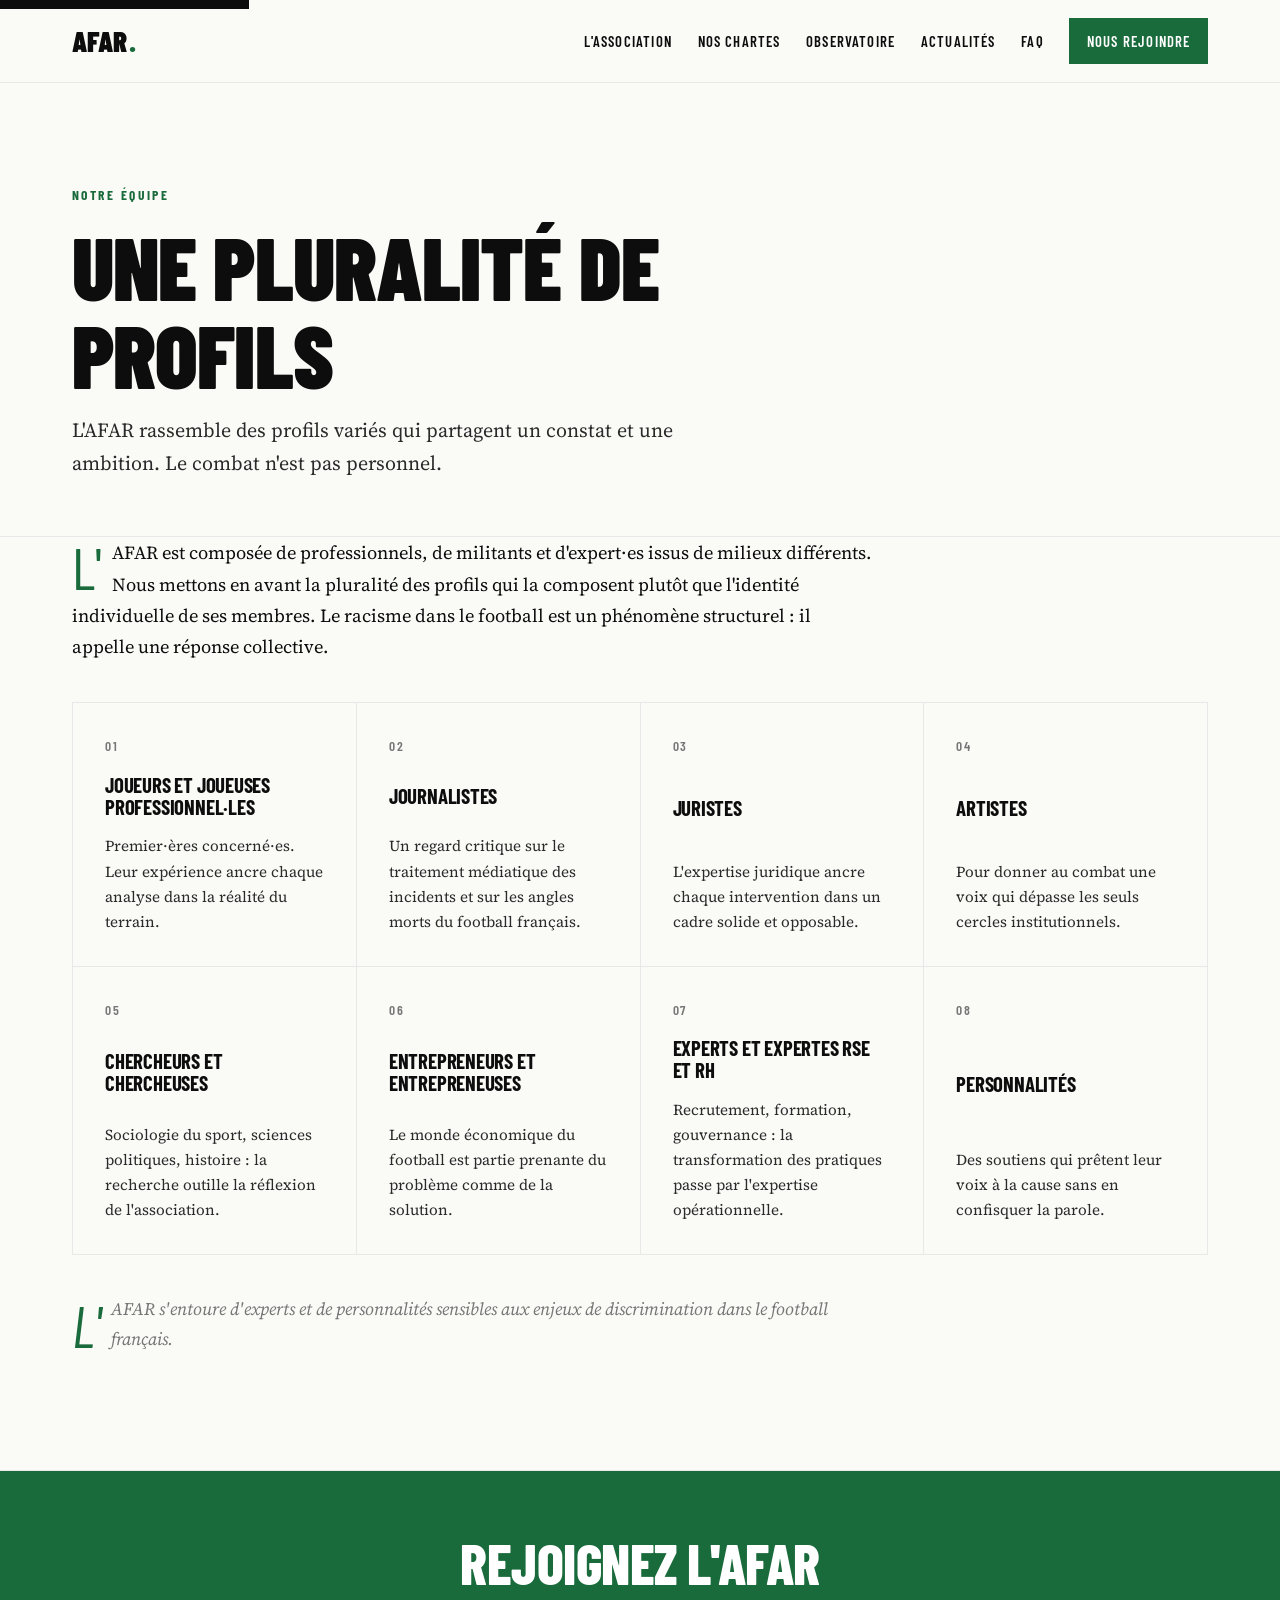
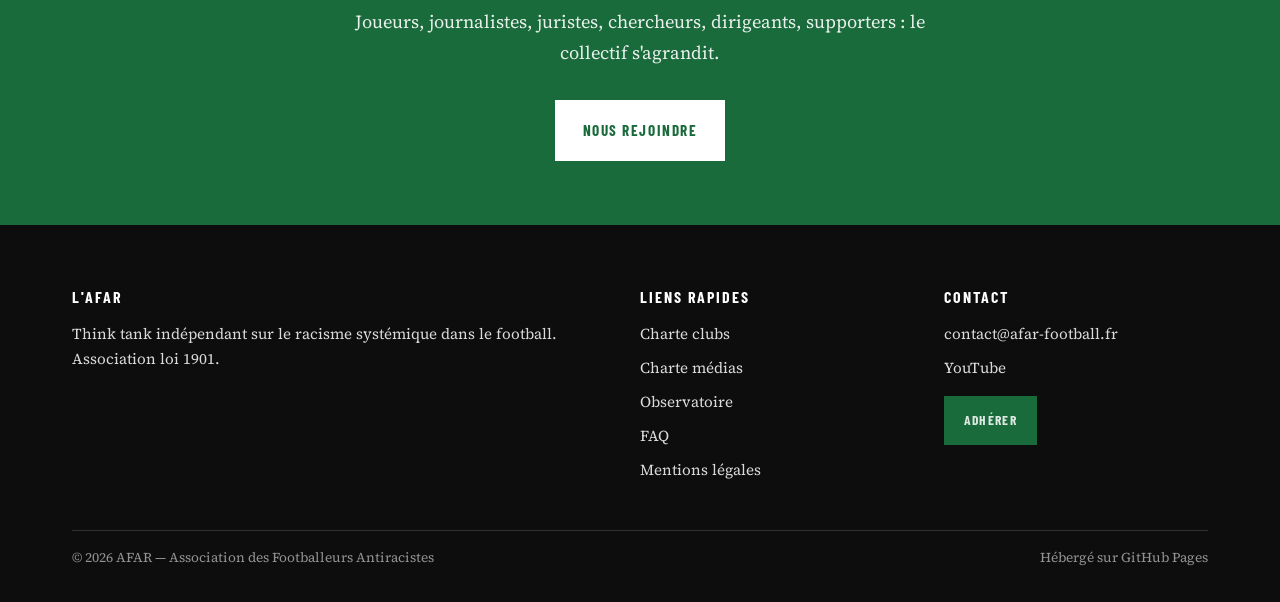
<file: notre-equipe.html>
<!DOCTYPE html>
<html lang="fr">
<head>
  <meta charset="UTF-8">
  <meta name="viewport" content="width=device-width, initial-scale=1.0">
  <title>Notre équipe — AFAR, joueurs antiracistes français</title>
  <meta name="description" content="L'AFAR rassemble joueurs, juristes, journalistes, chercheurs et militants engagés contre le racisme et les discriminations dans le football professionnel français.">
  <meta name="keywords" content="racisme football, antiracisme, antiraciste, AFAR, Association Footballeurs Antiracistes, insultes racistes, discriminations football, Vinicius, Lukaku, cris de singe, racisme dans le football français, lutte contre le racisme sport, observatoire racisme football">
  <meta name="author" content="AFAR — Association des Footballeurs Antiracistes">
  <meta name="robots" content="index, follow">
  <link rel="canonical" href="https://afar-football.fr/notre-equipe.html">

  <meta property="og:title" content="Notre équipe — AFAR, joueurs antiracistes français">
  <meta property="og:description" content="L'AFAR rassemble joueurs, juristes, journalistes, chercheurs et militants engagés contre le racisme et les discriminations dans le football professionnel français.">
  <meta property="og:type" content="website">
  <meta property="og:locale" content="fr_FR">
  <meta property="og:url" content="https://afar-football.fr/notre-equipe.html">
  <meta property="og:site_name" content="AFAR — Association des Footballeurs Antiracistes">
  <meta property="og:image" content="https://afar-football.fr/img/og-default.jpg">

  <meta name="twitter:card" content="summary_large_image">
  <meta name="twitter:title" content="Notre équipe — AFAR, joueurs antiracistes français">
  <meta name="twitter:description" content="L'AFAR rassemble joueurs, juristes, journalistes, chercheurs et militants engagés contre le racisme et les discriminations dans le football professionnel français.">
  <meta name="twitter:image" content="https://afar-football.fr/img/og-default.jpg">

  <link rel="preconnect" href="https://fonts.googleapis.com">
  <link rel="preconnect" href="https://fonts.gstatic.com" crossorigin>
  <link href="https://fonts.googleapis.com/css2?family=Barlow+Condensed:wght@600;700;800;900&family=Source+Serif+4:ital,wght@0,300;0,400;0,600;1,300;1,400&display=swap" rel="stylesheet">

  <style>
/* =========================================================
   AFAR — Association des Footballeurs Antiracistes
   Feuille de style principale
   ========================================================= */

/* --- Variables globales --- */
:root {
  /* Couleurs */
  --color-bg: #fafaf7;
  --color-bg-alt: #f5f5f5;
  --color-ink: #0d0d0d;
  --color-ink-soft: #2a2a2a;
  --color-muted: #767676;
  --color-line: #e8e8e8;
  --color-accent: #1a6b3c;          /* vert gazon profond — valeur v1 exacte */
  --color-accent-dark: #0f4526;
  --color-accent-light: #e8f5ee;
  --color-white: #ffffff;

  /* Typographies — alignées sur la v1 */
  --font-display: "Barlow Condensed", sans-serif;
  --font-serif: "Source Serif 4", Georgia, serif;
  --font-mono: "JetBrains Mono", ui-monospace, SFMono-Regular, monospace;

  /* Échelles */
  --max-width: 1200px;
  --max-width-read: 760px;
  --space-1: 0.5rem;
  --space-2: 1rem;
  --space-3: 2rem;
  --space-4: 2.5rem;
  --space-5: 4rem;
  --space-6: 6rem;
  --space-7: 8rem;

  /* Divers */
  --transition-fast: 160ms ease;
  --transition: 260ms cubic-bezier(.2,.7,.2,1);
  --radius-sm: 2px;
  --radius: 4px;
}

/* --- Reset doux --- */
*, *::before, *::after { box-sizing: border-box; }
html { scroll-behavior: smooth; -webkit-text-size-adjust: 100%; }
body {
  margin: 0;
  background: var(--color-bg);
  color: var(--color-ink);
  font-family: var(--font-serif);
  font-size: 18px;
  line-height: 1.65;
  font-weight: 400;
  -webkit-font-smoothing: antialiased;
  text-rendering: optimizeLegibility;
}
img, svg { display: block; max-width: 100%; height: auto; }
a { color: inherit; text-decoration: none; transition: color var(--transition-fast); }
a:hover { color: var(--color-accent); }
button { font: inherit; cursor: pointer; border: 0; background: none; color: inherit; }
ul, ol { padding-left: 1.2em; }
hr { border: 0; border-top: 1px solid var(--color-line); margin: var(--space-4) 0; }
main { display: block; }

/* --- Titres — réglages v1 exacts --- */
h1, h2, h3, h4 {
  font-family: var(--font-display);
  font-weight: 900;
  letter-spacing: -0.01em;
  line-height: 1;
  margin: 0 0 var(--space-2) 0;
  text-transform: uppercase;
}
h1 { font-size: clamp(2.8rem, 7vw, 5.5rem); font-weight: 900; }
h2 { font-size: clamp(2rem, 5vw, 3.5rem); font-weight: 800; }
h3 { font-size: clamp(1.4rem, 3vw, 2rem); font-weight: 700; }
h4 { font-size: 1.2rem; letter-spacing: 0.05em; font-weight: 700; }

p { margin: 0 0 var(--space-2) 0; }
p + p { margin-top: 0; }

.eyebrow {
  font-family: var(--font-display);
  font-weight: 700;
  text-transform: uppercase;
  letter-spacing: 0.18em;
  font-size: 0.85rem;
  color: var(--color-accent);
  margin-bottom: var(--space-2);
  display: inline-block;
}

/* --- Container --- */
.container {
  max-width: var(--max-width);
  margin: 0 auto;
  padding: 0 var(--space-3);
}
.container--narrow {
  max-width: var(--max-width-read);
  margin: 0 auto;
  padding: 0 var(--space-3);
}

/* =========================================================
   HEADER / NAVIGATION
   ========================================================= */
.site-header {
  position: sticky;
  top: 0;
  z-index: 100;
  background: var(--color-bg);
  border-bottom: 1px solid var(--color-line);
}
.site-header__inner {
  display: flex;
  align-items: center;
  justify-content: space-between;
  max-width: var(--max-width);
  margin: 0 auto;
  padding: 1.1rem var(--space-3);
}
.site-logo {
  font-family: var(--font-display);
  font-weight: 900;
  font-size: 1.8rem;
  letter-spacing: 0.005em;
  color: var(--color-ink);
  text-transform: uppercase;
  line-height: 1;
}
.site-logo::after {
  content: ".";
  color: var(--color-accent);
  margin-left: 1px;
}
.site-logo:hover { color: var(--color-ink); }

.main-nav { display: flex; align-items: center; gap: 1.6rem; }
.main-nav > ul {
  list-style: none;
  display: flex;
  gap: 1.6rem;
  padding: 0;
  margin: 0;
  align-items: center;
}
.main-nav a {
  font-family: var(--font-display);
  font-weight: 600;
  text-transform: uppercase;
  font-size: 0.92rem;
  letter-spacing: 0.08em;
  color: var(--color-ink);
  padding: 0.5rem 0;
  position: relative;
}
.main-nav a:hover { color: var(--color-accent); }
.main-nav .has-submenu { position: relative; }
.main-nav .submenu {
  display: none;
  position: absolute;
  top: 100%;
  left: 0;
  background: var(--color-white);
  border: 1px solid var(--color-line);
  min-width: 240px;
  padding: 0.6rem 0;
  list-style: none;
  margin: 0;
  box-shadow: 0 12px 32px rgba(0,0,0,.08);
}
.main-nav .has-submenu:hover .submenu,
.main-nav .has-submenu:focus-within .submenu { display: block; }
.main-nav .submenu li { display: block; }
.main-nav .submenu a {
  display: block;
  padding: 0.65rem 1.1rem;
  font-size: 0.82rem;
  letter-spacing: 0.06em;
}
.main-nav .submenu a:hover { background: var(--color-accent-light); color: var(--color-accent-dark); }

.btn-nav-cta {
  display: inline-block;
  background: var(--color-accent);
  color: var(--color-white) !important;
  padding: 0.7rem 1.1rem !important;
  font-family: var(--font-display);
  font-weight: 700;
  text-transform: uppercase;
  letter-spacing: 0.08em;
  font-size: 0.88rem;
  transition: background var(--transition-fast);
}
.btn-nav-cta:hover { background: var(--color-accent-dark); color: var(--color-white) !important; }

/* Burger mobile */
.burger {
  display: none;
  width: 42px;
  height: 42px;
  border: 1px solid var(--color-ink);
  align-items: center;
  justify-content: center;
  flex-direction: column;
  gap: 4px;
  background: transparent;
}
.burger span {
  display: block;
  width: 20px;
  height: 2px;
  background: var(--color-ink);
  transition: transform var(--transition), opacity var(--transition);
}
.burger.is-open span:nth-child(1) { transform: translateY(6px) rotate(45deg); }
.burger.is-open span:nth-child(2) { opacity: 0; }
.burger.is-open span:nth-child(3) { transform: translateY(-6px) rotate(-45deg); }

/* =========================================================
   BOUTONS
   ========================================================= */
.btn {
  display: inline-block;
  padding: 1rem 1.6rem;
  font-family: var(--font-display);
  font-weight: 700;
  text-transform: uppercase;
  letter-spacing: 0.1em;
  font-size: 0.95rem;
  border: 2px solid var(--color-ink);
  background: var(--color-ink);
  color: var(--color-white);
  transition: all var(--transition);
  cursor: pointer;
}
.btn:hover { background: var(--color-accent); border-color: var(--color-accent); color: var(--color-white); }
.btn--outline { background: transparent; color: var(--color-ink); }
.btn--outline:hover { background: var(--color-ink); color: var(--color-white); }
.btn--accent { background: var(--color-accent); border-color: var(--color-accent); }
.btn--accent:hover { background: var(--color-accent-dark); border-color: var(--color-accent-dark); color: var(--color-white); }
.btn--sm { padding: 0.7rem 1.1rem; font-size: 0.85rem; }

/* =========================================================
   HERO — copie pixel-pour-pixel de la v1
   ========================================================= */
.hero {
  background: var(--color-ink);
  color: var(--color-white);
  padding: var(--space-7) 0;
  position: relative;
  overflow: hidden;
  min-height: 80vh;
  display: flex;
  align-items: center;
}

.hero::before {
  content: '';
  position: absolute;
  inset: 0;
  background: repeating-linear-gradient(
    -45deg,
    transparent,
    transparent 40px,
    rgba(26, 107, 60, 0.04) 40px,
    rgba(26, 107, 60, 0.04) 41px
  );
}

.hero .container {
  position: relative;
  z-index: 2;
}

.hero-label {
  font-family: var(--font-display);
  font-size: 0.8rem;
  font-weight: 700;
  letter-spacing: 0.15em;
  text-transform: uppercase;
  color: var(--color-accent);
  margin-bottom: var(--space-2);
  display: block;
}

.hero h1 {
  color: var(--color-white);
  margin-bottom: var(--space-2);
  max-width: 900px;
}

.hero h1 em {
  font-style: normal;
  color: var(--color-accent);
}

.hero-subtitle {
  font-size: 1.2rem;
  font-weight: 300;
  color: rgba(255, 255, 255, 0.75);
  max-width: 600px;
  margin-bottom: var(--space-3);
  font-family: var(--font-serif);
}

.hero-actions {
  display: flex;
  gap: 1rem;
  flex-wrap: wrap;
}

.hero-img-placeholder {
  position: absolute;
  right: 0;
  top: 0;
  bottom: 0;
  width: 40%;
  background: var(--color-accent);
  opacity: 0.12;
  display: flex;
  align-items: center;
  justify-content: center;
  font-family: var(--font-display);
  font-size: 0.8rem;
  letter-spacing: 0.1em;
  text-transform: uppercase;
  color: var(--color-white);
}

/* Boutons adaptés au fond sombre du hero */
.hero .btn--accent {
  background: var(--color-accent);
  border-color: var(--color-accent);
  color: var(--color-white);
}
.hero .btn--accent:hover {
  background: var(--color-accent-dark);
  border-color: var(--color-accent-dark);
}
.hero .btn--outline {
  background: transparent;
  color: var(--color-white);
  border-color: var(--color-white);
}
.hero .btn--outline:hover {
  background: var(--color-white);
  color: var(--color-ink);
  border-color: var(--color-white);
}
/* =========================================================
   SECTIONS GÉNÉRIQUES
   ========================================================= */
.section {
  padding: var(--space-6) 0;
  border-bottom: 1px solid var(--color-line);
}
.section--dark {
  background: var(--color-ink);
  color: var(--color-white);
}
.section--dark h1, .section--dark h2, .section--dark h3 { color: var(--color-white); }
.section__header {
  max-width: var(--max-width-read);
  margin-bottom: var(--space-4);
}
.section__header p {
  font-size: 1.15rem;
  color: var(--color-ink-soft);
}

/* Lead paragraph */
.lead {
  font-size: 1.35rem;
  line-height: 1.5;
  color: var(--color-ink);
  margin-bottom: var(--space-3);
}

/* Prose text column */
.prose { max-width: var(--max-width-read); }
.prose p { font-size: 1.1rem; line-height: 1.7; margin-bottom: 1.2rem; }
.prose p:first-of-type::first-letter {
  font-family: var(--font-display);
  font-size: 3.6rem;
  float: left;
  line-height: 0.9;
  padding: 0.3rem 0.6rem 0 0;
  color: var(--color-accent);
}

/* =========================================================
   CHIFFRES CLÉS
   ========================================================= */
.stats {
  display: grid;
  grid-template-columns: repeat(4, 1fr);
  gap: 0;
  border-top: 1px solid var(--color-line);
  border-left: 1px solid var(--color-line);
  margin-top: var(--space-3);
}
.stat {
  border-right: 1px solid var(--color-line);
  border-bottom: 1px solid var(--color-line);
  padding: var(--space-4) var(--space-3);
  transition: background var(--transition);
}
.stat[role="link"]:hover, .stat a:hover { background: var(--color-accent-light); }
.stat__number {
  font-family: var(--font-display);
  font-weight: 900;
  font-size: clamp(2.8rem, 5vw, 4.2rem);
  line-height: 1;
  color: var(--color-accent);
  display: block;
  margin-bottom: 0.4rem;
}
.stat__label {
  font-size: 0.92rem;
  color: var(--color-ink-soft);
  line-height: 1.4;
}

/* =========================================================
   CARTES
   ========================================================= */
.cards {
  display: grid;
  grid-template-columns: repeat(3, 1fr);
  gap: var(--space-3);
}
.card {
  background: var(--color-white);
  border: 1px solid var(--color-line);
  padding: var(--space-3);
  transition: transform var(--transition), border-color var(--transition);
}
.card:hover {
  transform: translateY(-3px);
  border-color: var(--color-accent);
}
.card time {
  font-family: var(--font-display);
  font-weight: 700;
  font-size: 0.82rem;
  letter-spacing: 0.1em;
  color: var(--color-muted);
  text-transform: uppercase;
  display: block;
  margin-bottom: 0.5rem;
}
.card h3 { margin-bottom: 0.6rem; }
.card h3 a:hover { color: var(--color-accent); }
.card .source {
  font-size: 0.82rem;
  color: var(--color-muted);
  font-style: italic;
  margin-bottom: 0.6rem;
}
.card .extrait {
  font-size: 0.98rem;
  color: var(--color-ink-soft);
  margin-bottom: var(--space-2);
}
.card .lire-suite {
  font-family: var(--font-display);
  font-weight: 700;
  text-transform: uppercase;
  letter-spacing: 0.08em;
  font-size: 0.85rem;
  color: var(--color-accent);
}

/* Deux blocs charte */
.charte-duo {
  display: grid;
  grid-template-columns: 1fr 1fr;
  gap: var(--space-3);
}
.charte-block {
  padding: var(--space-4);
  background: var(--color-white);
  border: 1px solid var(--color-line);
  position: relative;
  overflow: hidden;
}
.charte-block::before {
  content: "";
  position: absolute;
  top: 0; left: 0;
  width: 6px; height: 100%;
  background: var(--color-accent);
}
.charte-block h3 { margin-bottom: 0.8rem; }
.charte-block p { margin-bottom: var(--space-3); color: var(--color-ink-soft); }

/* =========================================================
   BANNIÈRE CTA
   ========================================================= */
.cta-banner {
  background: var(--color-accent);
  color: var(--color-white);
  padding: var(--space-5) 0;
  text-align: center;
}
.cta-banner h2 { color: var(--color-white); margin-bottom: var(--space-2); }
.cta-banner p { font-size: 1.15rem; margin-bottom: var(--space-3); opacity: 0.9; max-width: 600px; margin-left: auto; margin-right: auto; }
.cta-banner .btn {
  background: var(--color-white);
  color: var(--color-accent);
  border-color: var(--color-white);
}
.cta-banner .btn:hover {
  background: var(--color-ink);
  color: var(--color-white);
  border-color: var(--color-ink);
}

/* =========================================================
   VALEURS / BLOCS ÉDITORIAUX
   ========================================================= */
.valeurs-grid {
  display: grid;
  grid-template-columns: repeat(2, 1fr);
  gap: 0;
  border-top: 1px solid var(--color-line);
  border-left: 1px solid var(--color-line);
}
.valeur {
  border-right: 1px solid var(--color-line);
  border-bottom: 1px solid var(--color-line);
  padding: var(--space-4) var(--space-3);
}
.valeur__num {
  font-family: var(--font-display);
  font-weight: 700;
  color: var(--color-accent);
  font-size: 1rem;
  letter-spacing: 0.14em;
  display: block;
  margin-bottom: 0.6rem;
}
.valeur h3 { margin-bottom: 1rem; }
.valeur p { color: var(--color-ink-soft); font-size: 1.02rem; }

/* =========================================================
   CHARTE — ENGAGEMENTS
   ========================================================= */
.engagements { margin-top: var(--space-4); }
.engagement {
  display: grid;
  grid-template-columns: 110px 1fr;
  gap: var(--space-3);
  padding: var(--space-4) 0;
  border-top: 1px solid var(--color-line);
}
.engagement:last-child { border-bottom: 1px solid var(--color-line); }
.engagement__num {
  font-family: var(--font-display);
  font-weight: 900;
  font-size: clamp(3rem, 6vw, 5rem);
  line-height: 0.9;
  color: var(--color-accent);
}
.engagement h3 { margin-bottom: var(--space-2); }
.engagement ul { padding-left: 1.1em; margin: var(--space-2) 0 0; }
.engagement li { margin-bottom: 0.5rem; color: var(--color-ink-soft); }
.engagement p { color: var(--color-ink-soft); }

/* Préambule encadré */
.preambule {
  background: var(--color-bg-alt);
  padding: var(--space-4);
  border-left: 4px solid var(--color-accent);
  margin: var(--space-4) 0;
  font-size: 1.05rem;
}

/* =========================================================
   ÉQUIPE — GRILLE DE PROFILS (anonymisée)
   ========================================================= */
.profils-grid {
  display: grid;
  grid-template-columns: repeat(4, 1fr);
  gap: 0;
  border-top: 1px solid var(--color-line);
  border-left: 1px solid var(--color-line);
  margin-top: var(--space-4);
}
.profil {
  border-right: 1px solid var(--color-line);
  border-bottom: 1px solid var(--color-line);
  padding: var(--space-3);
  min-height: 220px;
  display: flex;
  flex-direction: column;
  justify-content: space-between;
  transition: background var(--transition);
}
.profil:hover { background: var(--color-accent-light); }
.profil__num {
  font-family: var(--font-display);
  font-weight: 600;
  font-size: 0.85rem;
  color: var(--color-muted);
  letter-spacing: 0.14em;
}
.profil h3 {
  font-size: 1.3rem;
  margin: var(--space-2) 0;
  line-height: 1.05;
}
.profil p { font-size: 0.95rem; color: var(--color-ink-soft); margin: 0; }

/* =========================================================
   OBSERVATOIRE — COMPTEUR, COMITÉ, SOUTIENS
   ========================================================= */
.compteur {
  background: var(--color-ink);
  color: var(--color-white);
  padding: var(--space-5) var(--space-4);
  text-align: center;
  cursor: pointer;
  transition: background var(--transition);
  display: block;
}
.compteur:hover { background: var(--color-accent-dark); color: var(--color-white); }
.compteur__chiffre {
  font-family: var(--font-display);
  font-weight: 900;
  font-size: clamp(5rem, 14vw, 12rem);
  line-height: 0.9;
  color: var(--color-accent);
  display: block;
  margin-bottom: 1rem;
}
.compteur__chiffre.is-placeholder {
  /* Quand le compteur est vide, on dégrade gracieusement en gardant l'emplacement
     mais sans afficher un trait fin perdu dans le bloc noir. */
  font-size: clamp(2.5rem, 6vw, 4rem);
  letter-spacing: 0.4em;
  color: var(--color-muted);
  text-indent: 0.4em; /* compensation du letter-spacing pour rester centré */
}
.compteur__label {
  font-family: var(--font-display);
  font-weight: 700;
  text-transform: uppercase;
  letter-spacing: 0.12em;
  font-size: 1rem;
  max-width: 640px;
  margin: 0 auto;
  line-height: 1.4;
}
.compteur__note {
  font-family: var(--font-serif);
  font-size: 0.85rem;
  text-transform: none;
  letter-spacing: 0;
  color: var(--color-muted);
  margin-top: var(--space-2);
  font-style: italic;
}

.duo-grid {
  display: grid;
  grid-template-columns: 1fr 1fr;
  gap: var(--space-5);
}
.logo-grid {
  display: grid;
  grid-template-columns: repeat(4, 1fr);
  gap: var(--space-2);
  margin-top: var(--space-3);
}
.logo-placeholder {
  aspect-ratio: 3 / 2;
  border: 1px dashed var(--color-line);
  display: flex;
  align-items: center;
  justify-content: center;
  font-size: 0.78rem;
  color: var(--color-muted);
  letter-spacing: 0.06em;
  text-transform: uppercase;
  font-family: var(--font-display);
  font-weight: 600;
  background: var(--color-white);
}

/* Citations de soutien */
.citations-grid {
  display: grid;
  grid-template-columns: repeat(3, 1fr);
  gap: var(--space-3);
  margin-top: var(--space-3);
}
.citation {
  padding: var(--space-3);
  background: var(--color-bg-alt);
  border-left: 4px solid var(--color-accent);
}
.citation blockquote {
  margin: 0 0 var(--space-2) 0;
  font-family: var(--font-serif);
  font-size: 1.15rem;
  font-style: italic;
  line-height: 1.45;
  color: var(--color-ink);
}
.citation blockquote::before { content: "« "; color: var(--color-accent); }
.citation blockquote::after { content: " »"; color: var(--color-accent); }
.citation cite {
  font-family: var(--font-display);
  font-weight: 700;
  font-style: normal;
  text-transform: uppercase;
  letter-spacing: 0.1em;
  font-size: 0.82rem;
  color: var(--color-muted);
}

/* Événements */
.evenements-grid {
  display: grid;
  grid-template-columns: 1fr 1fr;
  gap: var(--space-5);
  margin-top: var(--space-3);
}
.evenement-col h3 { margin-bottom: var(--space-3); border-bottom: 2px solid var(--color-accent); padding-bottom: 0.5rem; }
.evenement {
  padding: var(--space-2) 0;
  border-bottom: 1px solid var(--color-line);
}
.evenement time {
  font-family: var(--font-display);
  font-weight: 700;
  text-transform: uppercase;
  letter-spacing: 0.1em;
  font-size: 0.85rem;
  color: var(--color-accent);
  display: block;
  margin-bottom: 0.3rem;
}
.evenement h4 { text-transform: none; font-family: var(--font-serif); font-weight: 600; font-size: 1.05rem; margin-bottom: 0.3rem; }
.evenement p { font-size: 0.92rem; color: var(--color-ink-soft); margin: 0; }

/* =========================================================
   FORMULAIRES
   ========================================================= */
.form {
  max-width: var(--max-width-read);
  margin: 0;
}
.form__row { margin-bottom: var(--space-2); }
.form__row--duo { display: grid; grid-template-columns: 1fr 1fr; gap: var(--space-2); margin-bottom: var(--space-2); }
.form label {
  display: block;
  font-family: var(--font-display);
  font-weight: 600;
  text-transform: uppercase;
  letter-spacing: 0.08em;
  font-size: 0.82rem;
  margin-bottom: 0.4rem;
  color: var(--color-ink);
}
.form input[type="text"],
.form input[type="email"],
.form input[type="date"],
.form select,
.form textarea {
  width: 100%;
  padding: 0.85rem 1rem;
  background: var(--color-white);
  border: 1px solid var(--color-line);
  font-family: var(--font-serif);
  font-size: 1rem;
  color: var(--color-ink);
  transition: border-color var(--transition-fast);
}
.form input:focus, .form select:focus, .form textarea:focus {
  outline: 2px solid var(--color-accent);
  outline-offset: 1px;
  border-color: var(--color-accent);
}
.form textarea { min-height: 140px; resize: vertical; }
.form button[type="submit"] { margin-top: var(--space-2); }
.form .note {
  font-size: 0.88rem;
  color: var(--color-muted);
  font-style: italic;
  border-left: 3px solid var(--color-accent);
  padding-left: 1rem;
  margin-bottom: var(--space-3);
}
.form .honeypot { display: none !important; }

/* FAQ accordéon */
.faq-list { max-width: var(--max-width-read); margin-top: var(--space-3); }
.faq-item { border-top: 1px solid var(--color-ink); }
.faq-item:last-child { border-bottom: 1px solid var(--color-ink); }
.faq-question {
  width: 100%;
  text-align: left;
  padding: var(--space-3) 0;
  display: flex;
  justify-content: space-between;
  align-items: center;
  gap: var(--space-2);
  font-family: var(--font-display);
  font-weight: 800;
  text-transform: uppercase;
  letter-spacing: 0.04em;
  font-size: 1.1rem;
  color: var(--color-ink);
  transition: color var(--transition);
}
.faq-question:hover { color: var(--color-accent); }
.faq-question .plus {
  font-size: 1.6rem;
  color: var(--color-accent);
  transition: transform var(--transition);
  flex-shrink: 0;
}
.faq-item.is-open .plus { transform: rotate(45deg); }
.faq-answer {
  max-height: 0;
  overflow: hidden;
  transition: max-height var(--transition);
}
.faq-answer__inner {
  padding: 0 0 var(--space-3);
  font-size: 1.05rem;
  color: var(--color-ink-soft);
  line-height: 1.65;
}

/* Bloc YouTube */
.youtube-block {
  background: var(--color-ink);
  color: var(--color-white);
  padding: var(--space-4);
  display: flex;
  justify-content: space-between;
  align-items: center;
  gap: var(--space-3);
  margin-bottom: var(--space-5);
  flex-wrap: wrap;
}
.youtube-block__text h3 { color: var(--color-white); margin-bottom: 0.4rem; }
.youtube-block__text p { margin: 0; color: rgba(255,255,255,0.75); font-size: 1rem; }

/* Loading / erreur flux */
.feed-state {
  padding: var(--space-3);
  text-align: center;
  color: var(--color-muted);
  font-style: italic;
  background: var(--color-bg-alt);
  grid-column: 1 / -1;
}

/* =========================================================
   FOOTER
   ========================================================= */
.site-footer {
  background: var(--color-ink);
  color: rgba(255,255,255,0.85);
  padding: var(--space-5) 0 var(--space-3);
  font-size: 0.95rem;
}
.site-footer a { color: rgba(255,255,255,0.85); }
.site-footer a:hover { color: var(--color-accent); }
.site-footer h4 {
  color: var(--color-white);
  margin-bottom: var(--space-2);
  font-size: 1rem;
  letter-spacing: 0.12em;
}
.footer-grid {
  display: grid;
  grid-template-columns: 2fr 1fr 1fr;
  gap: var(--space-4);
  margin-bottom: var(--space-4);
}
.footer-grid ul { list-style: none; padding: 0; margin: 0; }
.footer-grid li { margin-bottom: 0.55rem; }
.footer-bottom {
  border-top: 1px solid rgba(255,255,255,0.15);
  padding-top: var(--space-2);
  display: flex;
  justify-content: space-between;
  align-items: center;
  font-size: 0.85rem;
  color: rgba(255,255,255,0.55);
  flex-wrap: wrap;
  gap: 0.5rem;
}
.social-links { display: flex; gap: 0.8rem; margin-top: var(--space-2); }
.social-links a {
  font-family: var(--font-display);
  font-weight: 700;
  text-transform: uppercase;
  letter-spacing: 0.08em;
  font-size: 0.82rem;
  padding: 0.5rem 0.9rem;
  border: 1px solid rgba(255,255,255,0.3);
  transition: all var(--transition-fast);
}
.social-links a:hover { background: var(--color-accent); border-color: var(--color-accent); color: var(--color-white); }

/* =========================================================
   PAGE TITRE (header de page intérieure)
   ========================================================= */
.page-header {
  padding: var(--space-6) 0 var(--space-4);
  border-bottom: 1px solid var(--color-line);
}
.page-header__inner { max-width: var(--max-width-read); }
.page-header h1 { margin-bottom: var(--space-2); }
.page-header p.subtitle {
  font-size: 1.25rem;
  color: var(--color-ink-soft);
  max-width: 640px;
}

/* Navigation de bas de page (fil d'Ariane interne) */
.page-nav {
  display: flex;
  gap: var(--space-3);
  padding: var(--space-3) 0;
  font-family: var(--font-display);
  font-weight: 600;
  text-transform: uppercase;
  letter-spacing: 0.08em;
  font-size: 0.85rem;
  border-top: 1px solid var(--color-line);
  flex-wrap: wrap;
}
.page-nav a { color: var(--color-accent); }
.page-nav a:hover { color: var(--color-ink); }

/* =========================================================
   FADE-IN SCROLL
   ========================================================= */
.fade-in {
  opacity: 0;
  transform: translateY(20px);
  transition: opacity 600ms ease, transform 600ms ease;
}
.fade-in.is-visible {
  opacity: 1;
  transform: translateY(0);
}

/* =========================================================
   UTILITAIRES
   ========================================================= */
.text-center { text-align: center; }
.mb-0 { margin-bottom: 0 !important; }
.mt-0 { margin-top: 0 !important; }
.visually-hidden {
  position: absolute;
  width: 1px; height: 1px;
  padding: 0; margin: -1px;
  overflow: hidden; clip: rect(0,0,0,0);
  white-space: nowrap; border: 0;
}
.sr-skip {
  position: absolute;
  top: -40px;
  left: 0;
  background: var(--color-ink);
  color: var(--color-white);
  padding: 0.6rem 1rem;
  z-index: 200;
  transition: top var(--transition);
}
.sr-skip:focus { top: 0; }


/* === RESPONSIVE === */

/* =========================================================
   AFAR — Responsive
   ========================================================= */

/* ----- Tablette ----- */
@media (max-width: 960px) {
  body { font-size: 17px; }

  .hero__grid { grid-template-columns: 1fr; gap: var(--space-4); }
  .hero__placeholder { aspect-ratio: 16 / 9; }

  .stats { grid-template-columns: repeat(2, 1fr); }
  .cards { grid-template-columns: repeat(2, 1fr); }
  .charte-duo { grid-template-columns: 1fr; }

  .valeurs-grid { grid-template-columns: 1fr; }
  .profils-grid { grid-template-columns: repeat(2, 1fr); }

  .duo-grid { grid-template-columns: 1fr; gap: var(--space-4); }
  .logo-grid { grid-template-columns: repeat(3, 1fr); }
  .citations-grid { grid-template-columns: 1fr 1fr; }
  .evenements-grid { grid-template-columns: 1fr; gap: var(--space-4); }

  .footer-grid { grid-template-columns: 1fr 1fr; }

  .engagement { grid-template-columns: 80px 1fr; gap: var(--space-2); }
  .engagement__num { font-size: 3rem; }
}

/* ----- Mobile ----- */
@media (max-width: 640px) {
  :root {
    --space-5: 3rem;
    --space-6: 4rem;
    --space-7: 5rem;
  }
  body { font-size: 16px; }

  /* Navigation mobile */
  .burger { display: flex; }
  .main-nav {
    position: fixed;
    top: 63px;
    left: 0; right: 0;
    background: var(--color-bg);
    border-top: 1px solid var(--color-line);
    height: calc(100vh - 63px);
    max-height: 0;
    overflow: hidden;
    transition: max-height var(--transition);
    flex-direction: column;
    align-items: stretch;
    gap: 0;
    padding: 0;
  }
  .main-nav.is-open {
    max-height: calc(100vh - 63px);
    overflow-y: auto;
    padding: var(--space-2) 0;
  }
  .main-nav > ul {
    flex-direction: column;
    gap: 0;
    width: 100%;
  }
  .main-nav > ul > li {
    width: 100%;
    border-bottom: 1px solid var(--color-line);
  }
  .main-nav a {
    display: block;
    padding: 1rem var(--space-3);
    font-size: 1rem;
  }
  .main-nav .submenu {
    display: block;
    position: static;
    background: var(--color-bg-alt);
    border: 0;
    box-shadow: none;
    min-width: 0;
    padding: 0;
  }
  .main-nav .submenu a {
    padding: 0.75rem var(--space-3) 0.75rem var(--space-4);
    font-size: 0.88rem;
  }
  .btn-nav-cta {
    margin: var(--space-2) var(--space-3) !important;
    display: block !important;
    text-align: center;
  }

  .hero { padding: var(--space-5) 0 var(--space-4); }
  .hero__ctas { flex-direction: column; align-items: stretch; }
  .hero__ctas .btn { text-align: center; }

  .stats { grid-template-columns: 1fr; }
  .cards { grid-template-columns: 1fr; }
  .profils-grid { grid-template-columns: 1fr; }
  .logo-grid { grid-template-columns: repeat(2, 1fr); }
  .citations-grid { grid-template-columns: 1fr; }

  .footer-grid { grid-template-columns: 1fr; gap: var(--space-3); }
  .footer-bottom { flex-direction: column; align-items: flex-start; }

  .engagement { grid-template-columns: 60px 1fr; }
  .engagement__num { font-size: 2.4rem; }

  .section { padding: var(--space-5) 0; }
  .prose p:first-of-type::first-letter { font-size: 2.8rem; }

  .form__row--duo { grid-template-columns: 1fr; }

  .youtube-block { flex-direction: column; align-items: flex-start; text-align: left; }
}

/* ----- Très petit écran ----- */
@media (max-width: 400px) {
  .container, .container--narrow { padding: 0 var(--space-2); }
}

/* ----- Préfère les animations réduites ----- */
@media (prefers-reduced-motion: reduce) {
  *, *::before, *::after {
    animation-duration: 0.01ms !important;
    animation-iteration-count: 1 !important;
    transition-duration: 0.01ms !important;
    scroll-behavior: auto !important;
  }
  .fade-in { opacity: 1; transform: none; }
}

  </style>
</head>
<body>
<a class="sr-skip" href="#main">Aller au contenu principal</a>

<header class="site-header">
  <div class="site-header__inner">
    <a href="index.html" class="site-logo" aria-label="AFAR — retour à l'accueil">AFAR</a>
    <button class="burger" aria-label="Ouvrir le menu" aria-expanded="false" aria-controls="main-nav">
      <span></span><span></span><span></span>
    </button>
    <nav class="main-nav" id="main-nav" aria-label="Navigation principale">
      <ul>
        <li class="has-submenu">
          <a href="qui-sommes-nous.html">L'association</a>
          <ul class="submenu">
            <li><a href="qui-sommes-nous.html">Qui sommes-nous</a></li>
            <li><a href="nos-valeurs.html">Nos valeurs</a></li>
            <li><a href="notre-equipe.html">Notre équipe</a></li>
          </ul>
        </li>
        <li class="has-submenu">
          <a href="charte-clubs.html">Nos chartes</a>
          <ul class="submenu">
            <li><a href="charte-clubs.html">Charte clubs</a></li>
            <li><a href="charte-medias.html">Charte médias</a></li>
            <li><a href="signataires.html">Signataires</a></li>
          </ul>
        </li>
        <li><a href="observatoire.html">Observatoire</a></li>
        <li><a href="actualites.html">Actualités</a></li>
        <li><a href="faq.html">FAQ</a></li>
        <li><a href="contact.html" class="btn-nav-cta">Nous rejoindre</a></li>
      </ul>
    </nav>
  </div>
</header>

<main id="main">

  <section class="page-header">
    <div class="container">
      <div class="page-header__inner fade-in">
        <span class="eyebrow">Notre équipe</span>
        <h1>Une pluralité de profils</h1>
        <p class="subtitle">L'AFAR rassemble des profils variés qui partagent un constat et une ambition. Le combat n'est pas personnel.</p>
      </div>
    </div>
  </section>

  <section class="section" style="padding-top: 0;">
    <div class="container">
      <div class="prose fade-in" style="max-width: 800px; margin-bottom: var(--space-3);">
        <p style="font-size: 1.15rem;">L'AFAR est composée de professionnels, de militants et d'expert·es issus de milieux différents. Nous mettons en avant la pluralité des profils qui la composent plutôt que l'identité individuelle de ses membres. Le racisme dans le football est un phénomène structurel : il appelle une réponse collective.</p>
      </div>

      <div class="profils-grid fade-in">

        <article class="profil">
          <span class="profil__num">01</span>
          <h3>Joueurs et joueuses professionnel·les</h3>
          <p>Premier·ères concerné·es. Leur expérience ancre chaque analyse dans la réalité du terrain.</p>
        </article>

        <article class="profil">
          <span class="profil__num">02</span>
          <h3>Journalistes</h3>
          <p>Un regard critique sur le traitement médiatique des incidents et sur les angles morts du football français.</p>
        </article>

        <article class="profil">
          <span class="profil__num">03</span>
          <h3>Juristes</h3>
          <p>L'expertise juridique ancre chaque intervention dans un cadre solide et opposable.</p>
        </article>

        <article class="profil">
          <span class="profil__num">04</span>
          <h3>Artistes</h3>
          <p>Pour donner au combat une voix qui dépasse les seuls cercles institutionnels.</p>
        </article>

        <article class="profil">
          <span class="profil__num">05</span>
          <h3>Chercheurs et chercheuses</h3>
          <p>Sociologie du sport, sciences politiques, histoire : la recherche outille la réflexion de l'association.</p>
        </article>

        <article class="profil">
          <span class="profil__num">06</span>
          <h3>Entrepreneurs et entrepreneuses</h3>
          <p>Le monde économique du football est partie prenante du problème comme de la solution.</p>
        </article>

        <article class="profil">
          <span class="profil__num">07</span>
          <h3>Experts et expertes RSE et RH</h3>
          <p>Recrutement, formation, gouvernance : la transformation des pratiques passe par l'expertise opérationnelle.</p>
        </article>

        <article class="profil">
          <span class="profil__num">08</span>
          <h3>Personnalités</h3>
          <p>Des soutiens qui prêtent leur voix à la cause sans en confisquer la parole.</p>
        </article>

      </div>

      <div class="prose fade-in" style="margin-top: var(--space-4);">
        <p style="font-style: italic; color: var(--color-muted);">L'AFAR s'entoure d'experts et de personnalités sensibles aux enjeux de discrimination dans le football français.</p>
      </div>
    </div>
  </section>

</main>

<section class="cta-banner">
  <div class="container">
    <h2>Rejoignez l'AFAR</h2>
    <p>Joueurs, journalistes, juristes, chercheurs, dirigeants, supporters : le collectif s'agrandit.</p>
    <a href="contact.html" class="btn">Nous rejoindre</a>
  </div>
</section>
<footer class="site-footer">
  <div class="container">
    <div class="footer-grid">
      <div>
        <h4>L'AFAR</h4>
        <p>Think tank indépendant sur le racisme systémique dans le football. Association loi 1901.</p>
      </div>
      <div>
        <h4>Liens rapides</h4>
        <ul>
          <li><a href="charte-clubs.html">Charte clubs</a></li>
          <li><a href="charte-medias.html">Charte médias</a></li>
          <li><a href="observatoire.html">Observatoire</a></li>
          <li><a href="faq.html">FAQ</a></li>
          <li><a href="mentions-legales.html">Mentions légales</a></li>
        </ul>
      </div>
      <div>
        <h4>Contact</h4>
        <ul>
          <li><a href="mailto:contact@afar-football.fr">contact@afar-football.fr</a></li>
          <li><a href="https://youtube.com/@AFAR-Football" target="_blank" rel="noopener">YouTube</a></li>
        </ul>
        <p style="margin-top: 1rem;"><a href="contact.html" class="btn btn--sm btn--accent">Adhérer</a></p>
      </div>
    </div>
    <div class="footer-bottom">
      <span>© 2026 AFAR — Association des Footballeurs Antiracistes</span>
      <span>Hébergé sur GitHub Pages</span>
    </div>
  </div>
</footer>

  <script>
/* =========================================================
   AFAR — Script principal
   Navigation mobile, accordéon FAQ, animations scroll,
   compteur observatoire, flux RSS Google Alerts.
   ========================================================= */

/* -----------------------------------------------------------
   CONFIGURATION
   ----------------------------------------------------------- */

/* MODE COMPTEUR
   - "auto" : le compteur est calculé à partir du flux RSS (recommandé)
   - "manuel" : le compteur affiche la valeur ci-dessous (forcer si besoin)
   - "off"   : affiche le placeholder "• • •" en attendant
*/
const AFAR_COMPTEUR_MODE = "auto";

/* Valeur manuelle utilisée uniquement si AFAR_COMPTEUR_MODE === "manuel" */
const AFAR_COMPTEUR_INCIDENTS = null;

/* Date de départ du compteur (au format ISO).
   Tout article publié AVANT cette date est ignoré. */
const AFAR_COMPTEUR_DEPUIS = "2026-01-01";

/* Veille médiatique.
   Les articles sont collectés toutes les 3 heures par GitHub (Actions > « Veille médiatique »)
   et enregistrés dans data/veille.json. Sources, recherches et mots-clés :
   data/veille-config.json (modifiable sur GitHub).
*/
const AFAR_VEILLE_URL = "data/veille.json";
const AFAR_RSS_FEEDS = {
  incidents: AFAR_VEILLE_URL + "#incidents",
  mentions:  AFAR_VEILLE_URL + "#mentions"
};

/* Liste de secours : la liste de référence est dans data/veille-config.json.
   Mots-clés pour filtrer les incidents racistes UNIQUEMENT
   (le flux global capture aussi sexisme et discrimination, mais le compteur de la
   page d'accueil et de l'observatoire ne compte QUE les actes racistes).
   La vérification est faite dans le titre + le résumé. */
const AFAR_MOTS_RACISME = [
  "racis", "racial", "raciaux", "négrophob", "négritude",
  "cri de singe", "cris de singe", "banane", "bananes",
  "antiracis", "couleur de peau", "discrimination racial"
];

/* Proxy RSS → JSON (RSS2JSON — plan gratuit, 10 000 req/jour). */
const RSS2JSON_ENDPOINT = "https://api.rss2json.com/v1/api.json?rss_url=";

/* Clé API rss2json (optionnelle).
   Si vous avez créé un compte gratuit sur https://rss2json.com,
   collez votre clé ici pour des résultats plus stables (10 000 req/jour).
   Sans clé, on bascule automatiquement sur le proxy de secours. */
const RSS2JSON_KEY = "";

/* Proxies CORS de fallback — testés dans l'ordre, le premier qui répond gagne. */
const CORS_PROXIES = [
  "https://api.allorigins.win/raw?url=",
  "https://corsproxy.io/?",
  "https://api.codetabs.com/v1/proxy?quest="
];

/* Cache client (TTL 30 min). */
const RSS_CACHE_TTL = 30 * 60 * 1000;

/* -----------------------------------------------------------
   1. Navigation mobile (hamburger)
   ----------------------------------------------------------- */
function initNavMobile() {
  const burger = document.querySelector(".burger");
  const nav = document.querySelector(".main-nav");
  if (!burger || !nav) return;

  burger.addEventListener("click", () => {
    const isOpen = nav.classList.toggle("is-open");
    burger.classList.toggle("is-open", isOpen);
    burger.setAttribute("aria-expanded", isOpen ? "true" : "false");
  });

  // Fermer la nav quand on clique sur un lien
  nav.querySelectorAll("a").forEach(link => {
    link.addEventListener("click", () => {
      nav.classList.remove("is-open");
      burger.classList.remove("is-open");
      burger.setAttribute("aria-expanded", "false");
    });
  });
}

/* -----------------------------------------------------------
   2. Accordéon FAQ
   ----------------------------------------------------------- */
function initFaq() {
  const items = document.querySelectorAll(".faq-item");
  items.forEach(item => {
    const btn = item.querySelector(".faq-question");
    const answer = item.querySelector(".faq-answer");
    if (!btn || !answer) return;

    btn.setAttribute("aria-expanded", "false");
    btn.addEventListener("click", () => {
      const isOpen = item.classList.toggle("is-open");
      btn.setAttribute("aria-expanded", isOpen ? "true" : "false");
      answer.style.maxHeight = isOpen ? answer.scrollHeight + "px" : "0";
    });
  });
}

/* -----------------------------------------------------------
   3. Fade-in au scroll (IntersectionObserver)
   ----------------------------------------------------------- */
function initFadeIn() {
  const nodes = document.querySelectorAll(".fade-in");
  if (!("IntersectionObserver" in window) || nodes.length === 0) {
    nodes.forEach(n => n.classList.add("is-visible"));
    return;
  }
  const obs = new IntersectionObserver((entries) => {
    entries.forEach(entry => {
      if (entry.isIntersecting) {
        entry.target.classList.add("is-visible");
        obs.unobserve(entry.target);
      }
    });
  }, { threshold: 0.12, rootMargin: "0px 0px -60px 0px" });
  nodes.forEach(n => obs.observe(n));
}

/* -----------------------------------------------------------
   4. Compteur incidents observatoire
   ----------------------------------------------------------- */

/* Affiche une valeur (numérique) ou le placeholder. */
function afficherCompteur(valeur, noteText) {
  const nodes = document.querySelectorAll("[data-compteur]");
  const isPlaceholder = (valeur === null || valeur === undefined);
  nodes.forEach(node => {
    if (isPlaceholder) {
      node.textContent = "• • •";
      node.classList.add("is-placeholder");
    } else {
      node.textContent = new Intl.NumberFormat("fr-FR").format(valeur);
      node.classList.remove("is-placeholder");
    }
  });

  const notes = document.querySelectorAll("[data-compteur-note]");
  notes.forEach(n => {
    if (noteText) {
      n.textContent = noteText;
      n.style.display = "block";
    } else {
      n.style.display = "none";
    }
  });
}

/* Filtre : un article relève-t-il du racisme ? */
function estIncidentRaciste(item) {
  if (typeof item.raciste === "boolean") return item.raciste; // calculé par la veille
  const haystack = ((item.title || "") + " " + (item.description || "")).toLowerCase();
  return AFAR_MOTS_RACISME.some(kw => haystack.includes(kw.toLowerCase()));
}

/* Filtre : article publié depuis la date de départ ? */
function estApresDateDepart(item) {
  if (!item.pubDate) return false;
  const d = new Date(item.pubDate);
  if (isNaN(d)) return false;
  return d >= new Date(AFAR_COMPTEUR_DEPUIS);
}

/* Dédoublonnage approximatif par similarité de titre (Jaccard sur les mots significatifs).
   Deux articles dont les titres partagent ≥ 60 % de mots significatifs sont considérés
   comme couvrant le même incident. */
function motsSignificatifs(titre) {
  const stopWords = new Set([
    "le","la","les","un","une","des","du","de","d","l","et","ou","à","a","au","aux",
    "en","dans","par","pour","sur","sous","vers","avec","sans","ce","cet","cette",
    "ces","son","sa","ses","leur","leurs","mon","ma","mes","est","sont","être","été",
    "qui","que","quoi","dont","où","ne","pas","plus","si","mais","car","donc","or",
    "que","quel","quelle"
  ]);
  return new Set(
    (titre || "").toLowerCase()
      .replace(/[^\w\sàâäéèêëîïôöùûüÿç-]/g, " ")
      .split(/\s+/)
      .filter(w => w.length > 3 && !stopWords.has(w))
  );
}

function tauxSimilarite(t1, t2) {
  const s1 = motsSignificatifs(t1);
  const s2 = motsSignificatifs(t2);
  if (s1.size === 0 || s2.size === 0) return 0;
  let inter = 0;
  s1.forEach(w => { if (s2.has(w)) inter++; });
  const union = s1.size + s2.size - inter;
  return union === 0 ? 0 : inter / union;
}

function dedoublonnerIncidents(items) {
  const result = [];
  for (const item of items) {
    const isDuplicate = result.some(kept => tauxSimilarite(item.title, kept.title) >= 0.6);
    if (!isDuplicate) result.push(item);
  }
  return result;
}

/* Compteur — orchestration complète */
async function initCompteur() {
  const nodes = document.querySelectorAll("[data-compteur]");
  if (nodes.length === 0) return;

  // Mode off
  if (AFAR_COMPTEUR_MODE === "off") {
    afficherCompteur(null, "Compteur en cours d'initialisation.");
    return;
  }

  // Mode manuel
  if (AFAR_COMPTEUR_MODE === "manuel") {
    afficherCompteur(AFAR_COMPTEUR_INCIDENTS, null);
    return;
  }

  // Mode auto — pas de flux configuré : placeholder
  if (!AFAR_RSS_FEEDS.incidents) {
    afficherCompteur(null, "Compteur en cours d'initialisation.");
    return;
  }

  // Affiche un état intermédiaire pendant le chargement
  afficherCompteur(null, "Calcul en cours…");

  try {
    const items = await fetchFeed(AFAR_RSS_FEEDS.incidents);
    const filtres = items
      .filter(estApresDateDepart)
      .filter(estIncidentRaciste);
    const uniques = dedoublonnerIncidents(filtres);
    const total = uniques.length;
    const dateDepart = new Date(AFAR_COMPTEUR_DEPUIS).toLocaleDateString("fr-FR", {
      day: "numeric", month: "long", year: "numeric"
    });
    afficherCompteur(total, `Estimation issue de la veille médiatique automatisée depuis le ${dateDepart}. Mise à jour en continu.`);
  } catch (err) {
    afficherCompteur(null, "Compteur indisponible — veille en cours d'actualisation.");
  }
}

/* -----------------------------------------------------------
   5. Flux RSS Google Alerts
   ----------------------------------------------------------- */

/* Cache via sessionStorage */
function cacheGet(key) {
  try {
    const raw = sessionStorage.getItem(key);
    if (!raw) return null;
    const data = JSON.parse(raw);
    if (Date.now() - data.timestamp > RSS_CACHE_TTL) return null;
    return data.items;
  } catch { return null; }
}
function cacheSet(key, items) {
  try {
    sessionStorage.setItem(key, JSON.stringify({ timestamp: Date.now(), items }));
  } catch {}
}

/* Parsing d'un flux Atom/RSS au format XML brut (DOMParser natif).
   Compatible avec les flux Google Alerts (Atom) et la plupart des flux RSS 2.0. */
function parseFeedXml(xmlText) {
  const parser = new DOMParser();
  const doc = parser.parseFromString(xmlText, "application/xml");

  // Erreur de parsing ?
  if (doc.querySelector("parsererror")) return [];

  // Format Atom (Google Alerts) — utilise <entry>
  let entries = Array.from(doc.querySelectorAll("entry"));
  if (entries.length > 0) {
    return entries.map(entry => {
      const titleEl = entry.querySelector("title");
      const linkEl = entry.querySelector("link[href]");
      const contentEl = entry.querySelector("content") || entry.querySelector("summary");
      const pubEl = entry.querySelector("published") || entry.querySelector("updated");
      const link = linkEl ? linkEl.getAttribute("href") : "#";
      // Google Alerts encapsule l'URL réelle dans un paramètre "url=" du redirect
      let realLink = link;
      try {
        const u = new URL(link);
        const innerUrl = u.searchParams.get("url");
        if (innerUrl) realLink = innerUrl;
      } catch (e) { /* ignore */ }
      return {
        title: titleEl ? stripHtml(titleEl.textContent) : "Sans titre",
        link: realLink,
        description: contentEl ? stripHtml(contentEl.textContent).slice(0, 200) : "",
        pubDate: pubEl ? pubEl.textContent : null,
        source: extractSource(realLink)
      };
    });
  }

  // Format RSS 2.0 — utilise <item>
  entries = Array.from(doc.querySelectorAll("item"));
  return entries.map(item => {
    const get = (sel) => {
      const el = item.querySelector(sel);
      return el ? el.textContent : "";
    };
    return {
      title: stripHtml(get("title")) || "Sans titre",
      link: get("link") || "#",
      description: stripHtml(get("description")).slice(0, 200),
      pubDate: get("pubDate"),
      source: extractSource(get("link"))
    };
  });
}

/* Récupérer et parser un flux — stratégie multi-fallback. */
/* Lecture de la veille collectée par GitHub (même site : pas de proxy). */
let veillePromise = null;
async function chargerVeille() {
  if (!veillePromise) {
    const v = Math.floor(Date.now() / 600000); // contourne le cache toutes les 10 min
    veillePromise = fetch(AFAR_VEILLE_URL + "?v=" + v).then(r => {
      if (!r.ok) throw new Error("veille indisponible");
      return r.json();
    });
  }
  return veillePromise;
}

async function fetchFeed(rssUrl) {
  if (!rssUrl) return [];
  if (rssUrl.startsWith(AFAR_VEILLE_URL + "#")) {
    const data = await chargerVeille();
    return (data[rssUrl.split("#")[1]] || []).map(it => ({ ...it, description: it.description || "" }));
  }
  const cacheKey = "afar_feed_" + rssUrl;
  const cached = cacheGet(cacheKey);
  if (cached) return cached;

  // Stratégie 1 : rss2json (avec clé API si disponible)
  if (RSS2JSON_KEY) {
    try {
      const url = RSS2JSON_ENDPOINT + encodeURIComponent(rssUrl) + "&api_key=" + encodeURIComponent(RSS2JSON_KEY);
      const res = await fetch(url);
      if (res.ok) {
        const data = await res.json();
        if (data.status === "ok" && Array.isArray(data.items)) {
          const items = data.items.map(it => ({
            title: it.title || "Sans titre",
            link: it.link || "#",
            description: stripHtml(it.description || "").slice(0, 200),
            pubDate: it.pubDate,
            source: extractSource(it.link || "")
          }));
          cacheSet(cacheKey, items);
          return items;
        }
      }
    } catch (e) { /* on tente le fallback */ }
  }

  // Stratégie 2 : proxies CORS — on essaye chaque proxy dans l'ordre
  for (const proxy of CORS_PROXIES) {
    try {
      const res = await fetch(proxy + encodeURIComponent(rssUrl), {
        signal: AbortSignal.timeout(8000)
      });
      if (!res.ok) continue;
      const xml = await res.text();
      const items = parseFeedXml(xml);
      if (items.length === 0) continue;
      cacheSet(cacheKey, items);
      return items;
    } catch (e) {
      // proxy suivant
    }
  }

  throw new Error("Aucun proxy n'a pu récupérer le flux");
}

function stripHtml(html) {
  const div = document.createElement("div");
  div.innerHTML = html;
  return (div.textContent || div.innerText || "").trim();
}
function extractSource(url) {
  try {
    const u = new URL(url);
    return u.hostname.replace(/^www\./, "");
  } catch { return ""; }
}
function formatDate(iso) {
  if (!iso) return "";
  const d = new Date(iso);
  if (isNaN(d)) return "";
  return d.toLocaleDateString("fr-FR", { day: "2-digit", month: "long", year: "numeric" });
}

function renderCard(item) {
  return `
    <article class="card">
      <time datetime="${item.pubDate || ""}">${formatDate(item.pubDate)}</time>
      <h3><a href="${item.link}" target="_blank" rel="noopener">${escapeHtml(item.title)}</a></h3>
      ${item.source ? `<p class="source">${escapeHtml(item.source)}</p>` : ""}
      <p class="extrait">${escapeHtml(item.description)}${item.description.length >= 180 ? "…" : ""}</p>
      <a class="lire-suite" href="${item.link}" target="_blank" rel="noopener">Lire l'article →</a>
    </article>
  `;
}
function escapeHtml(s) {
  return String(s).replace(/[&<>"']/g, c => ({ "&": "&amp;", "<": "&lt;", ">": "&gt;", '"': "&quot;", "'": "&#39;" }[c]));
}

async function renderFeedInto(containerId, feedUrl, limit) {
  const container = document.getElementById(containerId);
  if (!container) return;

  if (!feedUrl) {
    container.innerHTML = `<div class="feed-state">Les actualités seront bientôt disponibles.</div>`;
    return;
  }

  container.innerHTML = `<div class="feed-state">Chargement des actualités…</div>`;
  try {
    const items = await fetchFeed(feedUrl);
    if (!items.length) {
      container.innerHTML = `<div class="feed-state">Les actualités seront bientôt disponibles.</div>`;
      return;
    }
    const sorted = items.sort((a, b) => new Date(b.pubDate) - new Date(a.pubDate));
    const sliced = limit ? sorted.slice(0, limit) : sorted;
    container.innerHTML = sliced.map(renderCard).join("");
  } catch (err) {
    container.innerHTML = `<div class="feed-state">Les actualités seront bientôt disponibles.</div>`;
  }
}

/* Page d'accueil : 3 articles récents (tous flux confondus) */
async function initHomeFeed() {
  const container = document.getElementById("home-feed");
  if (!container) return;

  const feeds = [AFAR_RSS_FEEDS.incidents, AFAR_RSS_FEEDS.mentions].filter(Boolean);
  if (!feeds.length) {
    container.innerHTML = `<div class="feed-state">Les actualités seront bientôt disponibles.</div>`;
    return;
  }

  container.innerHTML = `<div class="feed-state">Chargement des actualités…</div>`;
  try {
    const all = (await Promise.all(feeds.map(fetchFeed))).flat();
    // Dédoublonnage par URL
    const seen = new Set();
    const unique = all.filter(it => !seen.has(it.link) && seen.add(it.link));
    const sorted = unique.sort((a, b) => new Date(b.pubDate) - new Date(a.pubDate)).slice(0, 3);
    if (!sorted.length) {
      container.innerHTML = `<div class="feed-state">Les actualités seront bientôt disponibles.</div>`;
      return;
    }
    container.innerHTML = sorted.map(renderCard).join("");
  } catch {
    container.innerHTML = `<div class="feed-state">Les actualités seront bientôt disponibles.</div>`;
  }
}

/* Page actualités : deux flux séparés */
function initActualitesFeeds() {
  if (document.getElementById("feed-incidents")) {
    renderFeedInto("feed-incidents", AFAR_RSS_FEEDS.incidents, 12);
  }
  if (document.getElementById("feed-mentions")) {
    renderFeedInto("feed-mentions", AFAR_RSS_FEEDS.mentions, 12);
  }
}

/* -----------------------------------------------------------
   INIT
   ----------------------------------------------------------- */
document.addEventListener("DOMContentLoaded", () => {
  initNavMobile();
  initFaq();
  initFadeIn();
  initCompteur();
  initHomeFeed();
  initActualitesFeeds();
});

  </script>
</body>
</html>
</file>
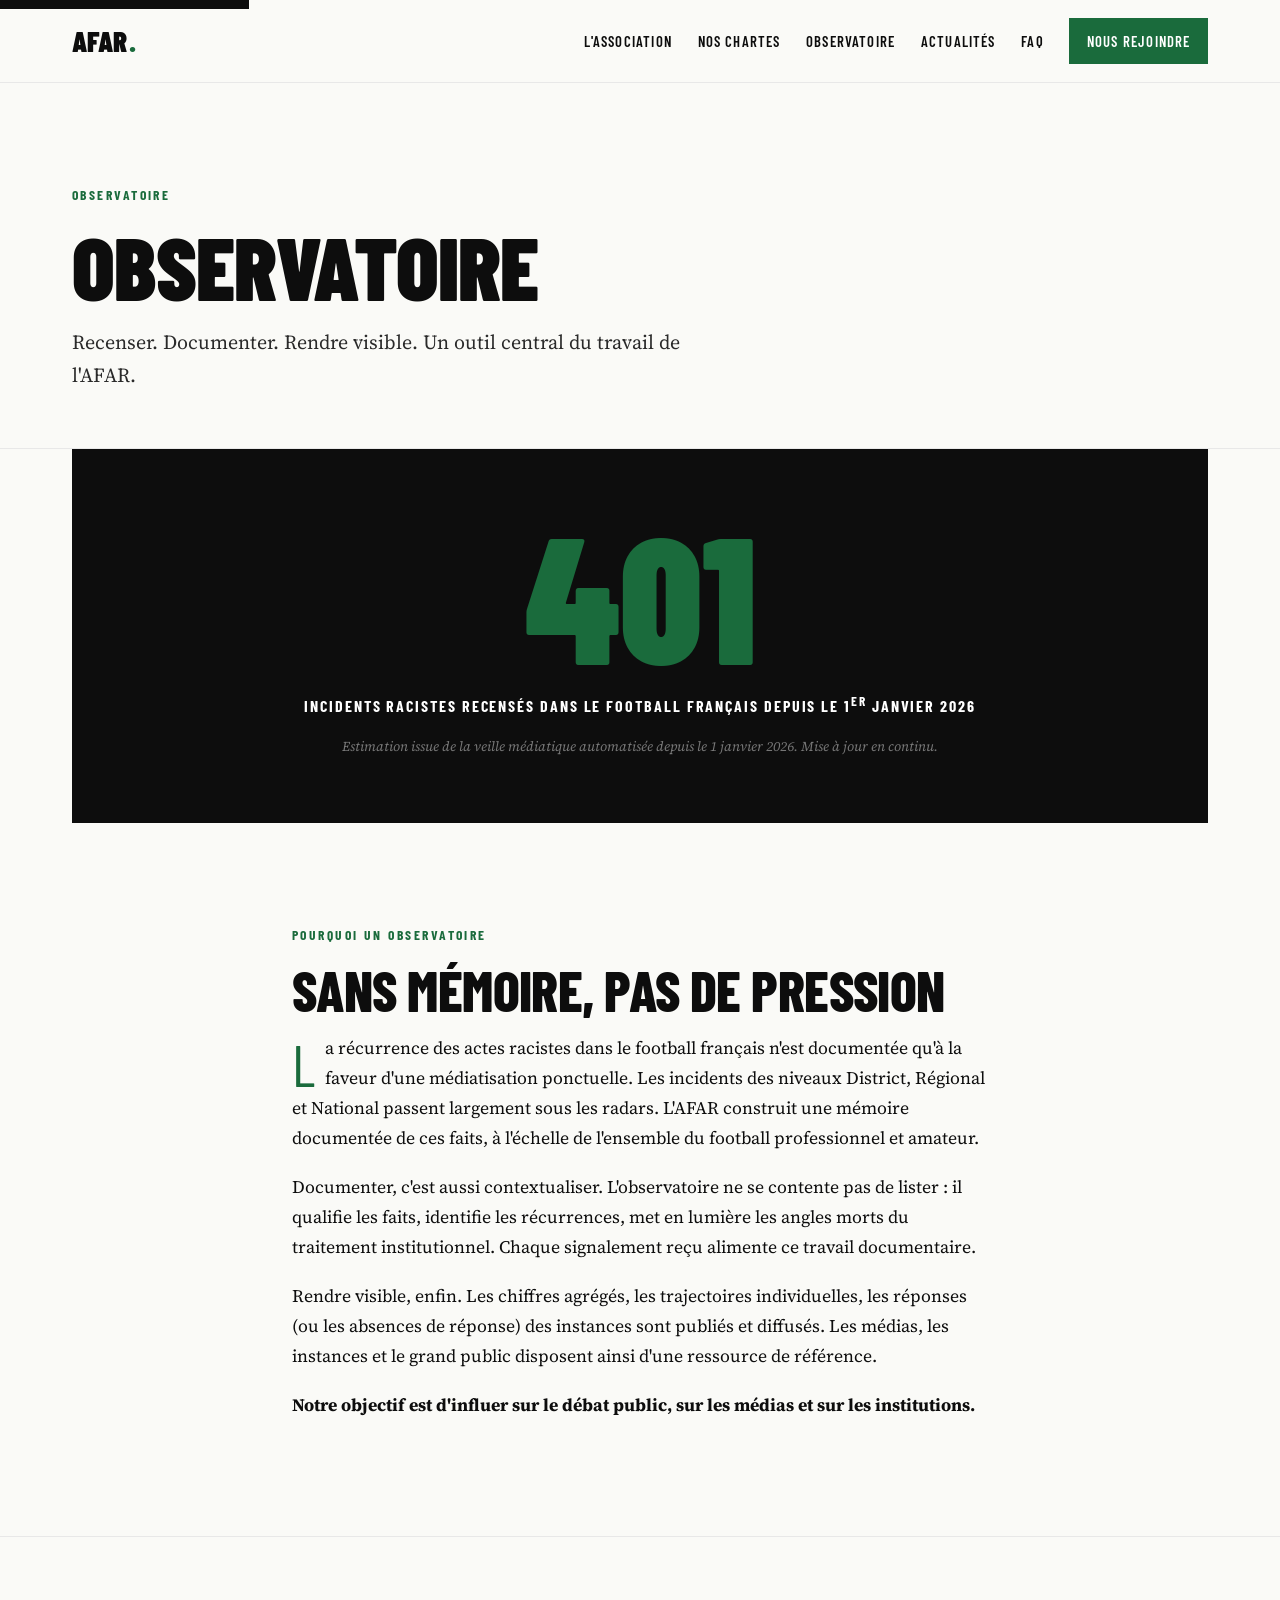
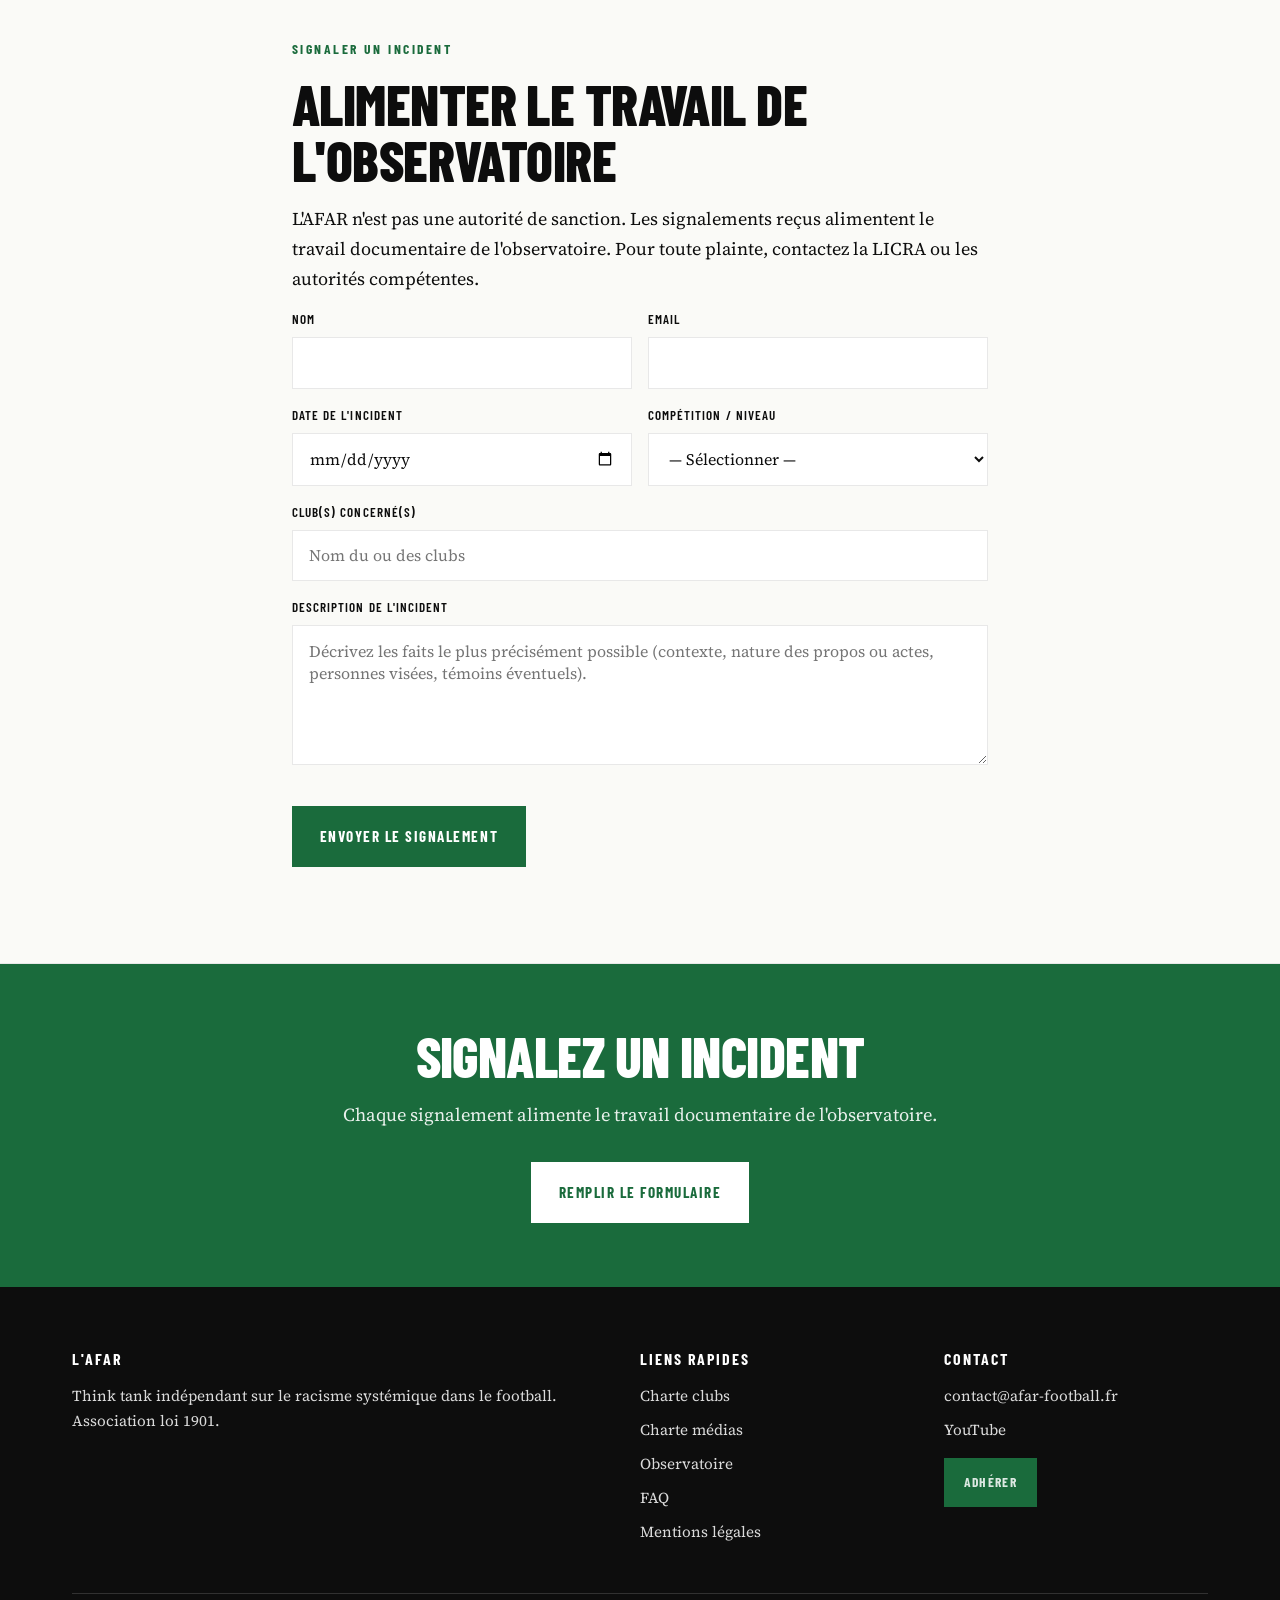
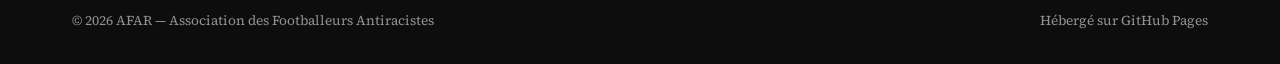
<file: observatoire.html>
<!DOCTYPE html>
<html lang="fr">
<head>
  <meta charset="UTF-8">
  <meta name="viewport" content="width=device-width, initial-scale=1.0">
  <title>Observatoire du racisme dans le football français — AFAR</title>
  <meta name="description" content="Compteur des incidents racistes dans le football français : insultes racistes, cris de singe, discriminations. Recensement, documentation et signalement avec l'AFAR.">
  <meta name="keywords" content="racisme football, antiracisme, antiraciste, AFAR, Association Footballeurs Antiracistes, insultes racistes, discriminations football, Vinicius, Lukaku, cris de singe, racisme dans le football français, lutte contre le racisme sport, observatoire racisme football">
  <meta name="author" content="AFAR — Association des Footballeurs Antiracistes">
  <meta name="robots" content="index, follow">
  <link rel="canonical" href="https://afar-football.fr/observatoire.html">

  <meta property="og:title" content="Observatoire du racisme dans le football français — AFAR">
  <meta property="og:description" content="Compteur des incidents racistes dans le football français : insultes racistes, cris de singe, discriminations. Recensement, documentation et signalement avec l'AFAR.">
  <meta property="og:type" content="website">
  <meta property="og:locale" content="fr_FR">
  <meta property="og:url" content="https://afar-football.fr/observatoire.html">
  <meta property="og:site_name" content="AFAR — Association des Footballeurs Antiracistes">
  <meta property="og:image" content="https://afar-football.fr/img/og-default.jpg">

  <meta name="twitter:card" content="summary_large_image">
  <meta name="twitter:title" content="Observatoire du racisme dans le football français — AFAR">
  <meta name="twitter:description" content="Compteur des incidents racistes dans le football français : insultes racistes, cris de singe, discriminations. Recensement, documentation et signalement avec l'AFAR.">
  <meta name="twitter:image" content="https://afar-football.fr/img/og-default.jpg">

  <link rel="preconnect" href="https://fonts.googleapis.com">
  <link rel="preconnect" href="https://fonts.gstatic.com" crossorigin>
  <link href="https://fonts.googleapis.com/css2?family=Barlow+Condensed:wght@600;700;800;900&family=Source+Serif+4:ital,wght@0,300;0,400;0,600;1,300;1,400&display=swap" rel="stylesheet">

  <style>
/* =========================================================
   AFAR — Association des Footballeurs Antiracistes
   Feuille de style principale
   ========================================================= */

/* --- Variables globales --- */
:root {
  /* Couleurs */
  --color-bg: #fafaf7;
  --color-bg-alt: #f5f5f5;
  --color-ink: #0d0d0d;
  --color-ink-soft: #2a2a2a;
  --color-muted: #767676;
  --color-line: #e8e8e8;
  --color-accent: #1a6b3c;          /* vert gazon profond — valeur v1 exacte */
  --color-accent-dark: #0f4526;
  --color-accent-light: #e8f5ee;
  --color-white: #ffffff;

  /* Typographies — alignées sur la v1 */
  --font-display: "Barlow Condensed", sans-serif;
  --font-serif: "Source Serif 4", Georgia, serif;
  --font-mono: "JetBrains Mono", ui-monospace, SFMono-Regular, monospace;

  /* Échelles */
  --max-width: 1200px;
  --max-width-read: 760px;
  --space-1: 0.5rem;
  --space-2: 1rem;
  --space-3: 2rem;
  --space-4: 2.5rem;
  --space-5: 4rem;
  --space-6: 6rem;
  --space-7: 8rem;

  /* Divers */
  --transition-fast: 160ms ease;
  --transition: 260ms cubic-bezier(.2,.7,.2,1);
  --radius-sm: 2px;
  --radius: 4px;
}

/* --- Reset doux --- */
*, *::before, *::after { box-sizing: border-box; }
html { scroll-behavior: smooth; -webkit-text-size-adjust: 100%; }
body {
  margin: 0;
  background: var(--color-bg);
  color: var(--color-ink);
  font-family: var(--font-serif);
  font-size: 18px;
  line-height: 1.65;
  font-weight: 400;
  -webkit-font-smoothing: antialiased;
  text-rendering: optimizeLegibility;
}
img, svg { display: block; max-width: 100%; height: auto; }
a { color: inherit; text-decoration: none; transition: color var(--transition-fast); }
a:hover { color: var(--color-accent); }
button { font: inherit; cursor: pointer; border: 0; background: none; color: inherit; }
ul, ol { padding-left: 1.2em; }
hr { border: 0; border-top: 1px solid var(--color-line); margin: var(--space-4) 0; }
main { display: block; }

/* --- Titres — réglages v1 exacts --- */
h1, h2, h3, h4 {
  font-family: var(--font-display);
  font-weight: 900;
  letter-spacing: -0.01em;
  line-height: 1;
  margin: 0 0 var(--space-2) 0;
  text-transform: uppercase;
}
h1 { font-size: clamp(2.8rem, 7vw, 5.5rem); font-weight: 900; }
h2 { font-size: clamp(2rem, 5vw, 3.5rem); font-weight: 800; }
h3 { font-size: clamp(1.4rem, 3vw, 2rem); font-weight: 700; }
h4 { font-size: 1.2rem; letter-spacing: 0.05em; font-weight: 700; }

p { margin: 0 0 var(--space-2) 0; }
p + p { margin-top: 0; }

.eyebrow {
  font-family: var(--font-display);
  font-weight: 700;
  text-transform: uppercase;
  letter-spacing: 0.18em;
  font-size: 0.85rem;
  color: var(--color-accent);
  margin-bottom: var(--space-2);
  display: inline-block;
}

/* --- Container --- */
.container {
  max-width: var(--max-width);
  margin: 0 auto;
  padding: 0 var(--space-3);
}
.container--narrow {
  max-width: var(--max-width-read);
  margin: 0 auto;
  padding: 0 var(--space-3);
}

/* =========================================================
   HEADER / NAVIGATION
   ========================================================= */
.site-header {
  position: sticky;
  top: 0;
  z-index: 100;
  background: var(--color-bg);
  border-bottom: 1px solid var(--color-line);
}
.site-header__inner {
  display: flex;
  align-items: center;
  justify-content: space-between;
  max-width: var(--max-width);
  margin: 0 auto;
  padding: 1.1rem var(--space-3);
}
.site-logo {
  font-family: var(--font-display);
  font-weight: 900;
  font-size: 1.8rem;
  letter-spacing: 0.005em;
  color: var(--color-ink);
  text-transform: uppercase;
  line-height: 1;
}
.site-logo::after {
  content: ".";
  color: var(--color-accent);
  margin-left: 1px;
}
.site-logo:hover { color: var(--color-ink); }

.main-nav { display: flex; align-items: center; gap: 1.6rem; }
.main-nav > ul {
  list-style: none;
  display: flex;
  gap: 1.6rem;
  padding: 0;
  margin: 0;
  align-items: center;
}
.main-nav a {
  font-family: var(--font-display);
  font-weight: 600;
  text-transform: uppercase;
  font-size: 0.92rem;
  letter-spacing: 0.08em;
  color: var(--color-ink);
  padding: 0.5rem 0;
  position: relative;
}
.main-nav a:hover { color: var(--color-accent); }
.main-nav .has-submenu { position: relative; }
.main-nav .submenu {
  display: none;
  position: absolute;
  top: 100%;
  left: 0;
  background: var(--color-white);
  border: 1px solid var(--color-line);
  min-width: 240px;
  padding: 0.6rem 0;
  list-style: none;
  margin: 0;
  box-shadow: 0 12px 32px rgba(0,0,0,.08);
}
.main-nav .has-submenu:hover .submenu,
.main-nav .has-submenu:focus-within .submenu { display: block; }
.main-nav .submenu li { display: block; }
.main-nav .submenu a {
  display: block;
  padding: 0.65rem 1.1rem;
  font-size: 0.82rem;
  letter-spacing: 0.06em;
}
.main-nav .submenu a:hover { background: var(--color-accent-light); color: var(--color-accent-dark); }

.btn-nav-cta {
  display: inline-block;
  background: var(--color-accent);
  color: var(--color-white) !important;
  padding: 0.7rem 1.1rem !important;
  font-family: var(--font-display);
  font-weight: 700;
  text-transform: uppercase;
  letter-spacing: 0.08em;
  font-size: 0.88rem;
  transition: background var(--transition-fast);
}
.btn-nav-cta:hover { background: var(--color-accent-dark); color: var(--color-white) !important; }

/* Burger mobile */
.burger {
  display: none;
  width: 42px;
  height: 42px;
  border: 1px solid var(--color-ink);
  align-items: center;
  justify-content: center;
  flex-direction: column;
  gap: 4px;
  background: transparent;
}
.burger span {
  display: block;
  width: 20px;
  height: 2px;
  background: var(--color-ink);
  transition: transform var(--transition), opacity var(--transition);
}
.burger.is-open span:nth-child(1) { transform: translateY(6px) rotate(45deg); }
.burger.is-open span:nth-child(2) { opacity: 0; }
.burger.is-open span:nth-child(3) { transform: translateY(-6px) rotate(-45deg); }

/* =========================================================
   BOUTONS
   ========================================================= */
.btn {
  display: inline-block;
  padding: 1rem 1.6rem;
  font-family: var(--font-display);
  font-weight: 700;
  text-transform: uppercase;
  letter-spacing: 0.1em;
  font-size: 0.95rem;
  border: 2px solid var(--color-ink);
  background: var(--color-ink);
  color: var(--color-white);
  transition: all var(--transition);
  cursor: pointer;
}
.btn:hover { background: var(--color-accent); border-color: var(--color-accent); color: var(--color-white); }
.btn--outline { background: transparent; color: var(--color-ink); }
.btn--outline:hover { background: var(--color-ink); color: var(--color-white); }
.btn--accent { background: var(--color-accent); border-color: var(--color-accent); }
.btn--accent:hover { background: var(--color-accent-dark); border-color: var(--color-accent-dark); color: var(--color-white); }
.btn--sm { padding: 0.7rem 1.1rem; font-size: 0.85rem; }

/* =========================================================
   HERO — copie pixel-pour-pixel de la v1
   ========================================================= */
.hero {
  background: var(--color-ink);
  color: var(--color-white);
  padding: var(--space-7) 0;
  position: relative;
  overflow: hidden;
  min-height: 80vh;
  display: flex;
  align-items: center;
}

.hero::before {
  content: '';
  position: absolute;
  inset: 0;
  background: repeating-linear-gradient(
    -45deg,
    transparent,
    transparent 40px,
    rgba(26, 107, 60, 0.04) 40px,
    rgba(26, 107, 60, 0.04) 41px
  );
}

.hero .container {
  position: relative;
  z-index: 2;
}

.hero-label {
  font-family: var(--font-display);
  font-size: 0.8rem;
  font-weight: 700;
  letter-spacing: 0.15em;
  text-transform: uppercase;
  color: var(--color-accent);
  margin-bottom: var(--space-2);
  display: block;
}

.hero h1 {
  color: var(--color-white);
  margin-bottom: var(--space-2);
  max-width: 900px;
}

.hero h1 em {
  font-style: normal;
  color: var(--color-accent);
}

.hero-subtitle {
  font-size: 1.2rem;
  font-weight: 300;
  color: rgba(255, 255, 255, 0.75);
  max-width: 600px;
  margin-bottom: var(--space-3);
  font-family: var(--font-serif);
}

.hero-actions {
  display: flex;
  gap: 1rem;
  flex-wrap: wrap;
}

.hero-img-placeholder {
  position: absolute;
  right: 0;
  top: 0;
  bottom: 0;
  width: 40%;
  background: var(--color-accent);
  opacity: 0.12;
  display: flex;
  align-items: center;
  justify-content: center;
  font-family: var(--font-display);
  font-size: 0.8rem;
  letter-spacing: 0.1em;
  text-transform: uppercase;
  color: var(--color-white);
}

/* Boutons adaptés au fond sombre du hero */
.hero .btn--accent {
  background: var(--color-accent);
  border-color: var(--color-accent);
  color: var(--color-white);
}
.hero .btn--accent:hover {
  background: var(--color-accent-dark);
  border-color: var(--color-accent-dark);
}
.hero .btn--outline {
  background: transparent;
  color: var(--color-white);
  border-color: var(--color-white);
}
.hero .btn--outline:hover {
  background: var(--color-white);
  color: var(--color-ink);
  border-color: var(--color-white);
}
/* =========================================================
   SECTIONS GÉNÉRIQUES
   ========================================================= */
.section {
  padding: var(--space-6) 0;
  border-bottom: 1px solid var(--color-line);
}
.section--dark {
  background: var(--color-ink);
  color: var(--color-white);
}
.section--dark h1, .section--dark h2, .section--dark h3 { color: var(--color-white); }
.section__header {
  max-width: var(--max-width-read);
  margin-bottom: var(--space-4);
}
.section__header p {
  font-size: 1.15rem;
  color: var(--color-ink-soft);
}

/* Lead paragraph */
.lead {
  font-size: 1.35rem;
  line-height: 1.5;
  color: var(--color-ink);
  margin-bottom: var(--space-3);
}

/* Prose text column */
.prose { max-width: var(--max-width-read); }
.prose p { font-size: 1.1rem; line-height: 1.7; margin-bottom: 1.2rem; }
.prose p:first-of-type::first-letter {
  font-family: var(--font-display);
  font-size: 3.6rem;
  float: left;
  line-height: 0.9;
  padding: 0.3rem 0.6rem 0 0;
  color: var(--color-accent);
}

/* =========================================================
   CHIFFRES CLÉS
   ========================================================= */
.stats {
  display: grid;
  grid-template-columns: repeat(4, 1fr);
  gap: 0;
  border-top: 1px solid var(--color-line);
  border-left: 1px solid var(--color-line);
  margin-top: var(--space-3);
}
.stat {
  border-right: 1px solid var(--color-line);
  border-bottom: 1px solid var(--color-line);
  padding: var(--space-4) var(--space-3);
  transition: background var(--transition);
}
.stat[role="link"]:hover, .stat a:hover { background: var(--color-accent-light); }
.stat__number {
  font-family: var(--font-display);
  font-weight: 900;
  font-size: clamp(2.8rem, 5vw, 4.2rem);
  line-height: 1;
  color: var(--color-accent);
  display: block;
  margin-bottom: 0.4rem;
}
.stat__label {
  font-size: 0.92rem;
  color: var(--color-ink-soft);
  line-height: 1.4;
}

/* =========================================================
   CARTES
   ========================================================= */
.cards {
  display: grid;
  grid-template-columns: repeat(3, 1fr);
  gap: var(--space-3);
}
.card {
  background: var(--color-white);
  border: 1px solid var(--color-line);
  padding: var(--space-3);
  transition: transform var(--transition), border-color var(--transition);
}
.card:hover {
  transform: translateY(-3px);
  border-color: var(--color-accent);
}
.card time {
  font-family: var(--font-display);
  font-weight: 700;
  font-size: 0.82rem;
  letter-spacing: 0.1em;
  color: var(--color-muted);
  text-transform: uppercase;
  display: block;
  margin-bottom: 0.5rem;
}
.card h3 { margin-bottom: 0.6rem; }
.card h3 a:hover { color: var(--color-accent); }
.card .source {
  font-size: 0.82rem;
  color: var(--color-muted);
  font-style: italic;
  margin-bottom: 0.6rem;
}
.card .extrait {
  font-size: 0.98rem;
  color: var(--color-ink-soft);
  margin-bottom: var(--space-2);
}
.card .lire-suite {
  font-family: var(--font-display);
  font-weight: 700;
  text-transform: uppercase;
  letter-spacing: 0.08em;
  font-size: 0.85rem;
  color: var(--color-accent);
}

/* Deux blocs charte */
.charte-duo {
  display: grid;
  grid-template-columns: 1fr 1fr;
  gap: var(--space-3);
}
.charte-block {
  padding: var(--space-4);
  background: var(--color-white);
  border: 1px solid var(--color-line);
  position: relative;
  overflow: hidden;
}
.charte-block::before {
  content: "";
  position: absolute;
  top: 0; left: 0;
  width: 6px; height: 100%;
  background: var(--color-accent);
}
.charte-block h3 { margin-bottom: 0.8rem; }
.charte-block p { margin-bottom: var(--space-3); color: var(--color-ink-soft); }

/* =========================================================
   BANNIÈRE CTA
   ========================================================= */
.cta-banner {
  background: var(--color-accent);
  color: var(--color-white);
  padding: var(--space-5) 0;
  text-align: center;
}
.cta-banner h2 { color: var(--color-white); margin-bottom: var(--space-2); }
.cta-banner p { font-size: 1.15rem; margin-bottom: var(--space-3); opacity: 0.9; max-width: 600px; margin-left: auto; margin-right: auto; }
.cta-banner .btn {
  background: var(--color-white);
  color: var(--color-accent);
  border-color: var(--color-white);
}
.cta-banner .btn:hover {
  background: var(--color-ink);
  color: var(--color-white);
  border-color: var(--color-ink);
}

/* =========================================================
   VALEURS / BLOCS ÉDITORIAUX
   ========================================================= */
.valeurs-grid {
  display: grid;
  grid-template-columns: repeat(2, 1fr);
  gap: 0;
  border-top: 1px solid var(--color-line);
  border-left: 1px solid var(--color-line);
}
.valeur {
  border-right: 1px solid var(--color-line);
  border-bottom: 1px solid var(--color-line);
  padding: var(--space-4) var(--space-3);
}
.valeur__num {
  font-family: var(--font-display);
  font-weight: 700;
  color: var(--color-accent);
  font-size: 1rem;
  letter-spacing: 0.14em;
  display: block;
  margin-bottom: 0.6rem;
}
.valeur h3 { margin-bottom: 1rem; }
.valeur p { color: var(--color-ink-soft); font-size: 1.02rem; }

/* =========================================================
   CHARTE — ENGAGEMENTS
   ========================================================= */
.engagements { margin-top: var(--space-4); }
.engagement {
  display: grid;
  grid-template-columns: 110px 1fr;
  gap: var(--space-3);
  padding: var(--space-4) 0;
  border-top: 1px solid var(--color-line);
}
.engagement:last-child { border-bottom: 1px solid var(--color-line); }
.engagement__num {
  font-family: var(--font-display);
  font-weight: 900;
  font-size: clamp(3rem, 6vw, 5rem);
  line-height: 0.9;
  color: var(--color-accent);
}
.engagement h3 { margin-bottom: var(--space-2); }
.engagement ul { padding-left: 1.1em; margin: var(--space-2) 0 0; }
.engagement li { margin-bottom: 0.5rem; color: var(--color-ink-soft); }
.engagement p { color: var(--color-ink-soft); }

/* Préambule encadré */
.preambule {
  background: var(--color-bg-alt);
  padding: var(--space-4);
  border-left: 4px solid var(--color-accent);
  margin: var(--space-4) 0;
  font-size: 1.05rem;
}

/* =========================================================
   ÉQUIPE — GRILLE DE PROFILS (anonymisée)
   ========================================================= */
.profils-grid {
  display: grid;
  grid-template-columns: repeat(4, 1fr);
  gap: 0;
  border-top: 1px solid var(--color-line);
  border-left: 1px solid var(--color-line);
  margin-top: var(--space-4);
}
.profil {
  border-right: 1px solid var(--color-line);
  border-bottom: 1px solid var(--color-line);
  padding: var(--space-3);
  min-height: 220px;
  display: flex;
  flex-direction: column;
  justify-content: space-between;
  transition: background var(--transition);
}
.profil:hover { background: var(--color-accent-light); }
.profil__num {
  font-family: var(--font-display);
  font-weight: 600;
  font-size: 0.85rem;
  color: var(--color-muted);
  letter-spacing: 0.14em;
}
.profil h3 {
  font-size: 1.3rem;
  margin: var(--space-2) 0;
  line-height: 1.05;
}
.profil p { font-size: 0.95rem; color: var(--color-ink-soft); margin: 0; }

/* =========================================================
   OBSERVATOIRE — COMPTEUR, COMITÉ, SOUTIENS
   ========================================================= */
.compteur {
  background: var(--color-ink);
  color: var(--color-white);
  padding: var(--space-5) var(--space-4);
  text-align: center;
  cursor: pointer;
  transition: background var(--transition);
  display: block;
}
.compteur:hover { background: var(--color-accent-dark); color: var(--color-white); }
.compteur__chiffre {
  font-family: var(--font-display);
  font-weight: 900;
  font-size: clamp(5rem, 14vw, 12rem);
  line-height: 0.9;
  color: var(--color-accent);
  display: block;
  margin-bottom: 1rem;
}
.compteur__chiffre.is-placeholder {
  /* Quand le compteur est vide, on dégrade gracieusement en gardant l'emplacement
     mais sans afficher un trait fin perdu dans le bloc noir. */
  font-size: clamp(2.5rem, 6vw, 4rem);
  letter-spacing: 0.4em;
  color: var(--color-muted);
  text-indent: 0.4em; /* compensation du letter-spacing pour rester centré */
}
.compteur__label {
  font-family: var(--font-display);
  font-weight: 700;
  text-transform: uppercase;
  letter-spacing: 0.12em;
  font-size: 1rem;
  max-width: 640px;
  margin: 0 auto;
  line-height: 1.4;
}
.compteur__note {
  font-family: var(--font-serif);
  font-size: 0.85rem;
  text-transform: none;
  letter-spacing: 0;
  color: var(--color-muted);
  margin-top: var(--space-2);
  font-style: italic;
}

.duo-grid {
  display: grid;
  grid-template-columns: 1fr 1fr;
  gap: var(--space-5);
}
.logo-grid {
  display: grid;
  grid-template-columns: repeat(4, 1fr);
  gap: var(--space-2);
  margin-top: var(--space-3);
}
.logo-placeholder {
  aspect-ratio: 3 / 2;
  border: 1px dashed var(--color-line);
  display: flex;
  align-items: center;
  justify-content: center;
  font-size: 0.78rem;
  color: var(--color-muted);
  letter-spacing: 0.06em;
  text-transform: uppercase;
  font-family: var(--font-display);
  font-weight: 600;
  background: var(--color-white);
}

/* Citations de soutien */
.citations-grid {
  display: grid;
  grid-template-columns: repeat(3, 1fr);
  gap: var(--space-3);
  margin-top: var(--space-3);
}
.citation {
  padding: var(--space-3);
  background: var(--color-bg-alt);
  border-left: 4px solid var(--color-accent);
}
.citation blockquote {
  margin: 0 0 var(--space-2) 0;
  font-family: var(--font-serif);
  font-size: 1.15rem;
  font-style: italic;
  line-height: 1.45;
  color: var(--color-ink);
}
.citation blockquote::before { content: "« "; color: var(--color-accent); }
.citation blockquote::after { content: " »"; color: var(--color-accent); }
.citation cite {
  font-family: var(--font-display);
  font-weight: 700;
  font-style: normal;
  text-transform: uppercase;
  letter-spacing: 0.1em;
  font-size: 0.82rem;
  color: var(--color-muted);
}

/* Événements */
.evenements-grid {
  display: grid;
  grid-template-columns: 1fr 1fr;
  gap: var(--space-5);
  margin-top: var(--space-3);
}
.evenement-col h3 { margin-bottom: var(--space-3); border-bottom: 2px solid var(--color-accent); padding-bottom: 0.5rem; }
.evenement {
  padding: var(--space-2) 0;
  border-bottom: 1px solid var(--color-line);
}
.evenement time {
  font-family: var(--font-display);
  font-weight: 700;
  text-transform: uppercase;
  letter-spacing: 0.1em;
  font-size: 0.85rem;
  color: var(--color-accent);
  display: block;
  margin-bottom: 0.3rem;
}
.evenement h4 { text-transform: none; font-family: var(--font-serif); font-weight: 600; font-size: 1.05rem; margin-bottom: 0.3rem; }
.evenement p { font-size: 0.92rem; color: var(--color-ink-soft); margin: 0; }

/* =========================================================
   FORMULAIRES
   ========================================================= */
.form {
  max-width: var(--max-width-read);
  margin: 0;
}
.form__row { margin-bottom: var(--space-2); }
.form__row--duo { display: grid; grid-template-columns: 1fr 1fr; gap: var(--space-2); margin-bottom: var(--space-2); }
.form label {
  display: block;
  font-family: var(--font-display);
  font-weight: 600;
  text-transform: uppercase;
  letter-spacing: 0.08em;
  font-size: 0.82rem;
  margin-bottom: 0.4rem;
  color: var(--color-ink);
}
.form input[type="text"],
.form input[type="email"],
.form input[type="date"],
.form select,
.form textarea {
  width: 100%;
  padding: 0.85rem 1rem;
  background: var(--color-white);
  border: 1px solid var(--color-line);
  font-family: var(--font-serif);
  font-size: 1rem;
  color: var(--color-ink);
  transition: border-color var(--transition-fast);
}
.form input:focus, .form select:focus, .form textarea:focus {
  outline: 2px solid var(--color-accent);
  outline-offset: 1px;
  border-color: var(--color-accent);
}
.form textarea { min-height: 140px; resize: vertical; }
.form button[type="submit"] { margin-top: var(--space-2); }
.form .note {
  font-size: 0.88rem;
  color: var(--color-muted);
  font-style: italic;
  border-left: 3px solid var(--color-accent);
  padding-left: 1rem;
  margin-bottom: var(--space-3);
}
.form .honeypot { display: none !important; }

/* FAQ accordéon */
.faq-list { max-width: var(--max-width-read); margin-top: var(--space-3); }
.faq-item { border-top: 1px solid var(--color-ink); }
.faq-item:last-child { border-bottom: 1px solid var(--color-ink); }
.faq-question {
  width: 100%;
  text-align: left;
  padding: var(--space-3) 0;
  display: flex;
  justify-content: space-between;
  align-items: center;
  gap: var(--space-2);
  font-family: var(--font-display);
  font-weight: 800;
  text-transform: uppercase;
  letter-spacing: 0.04em;
  font-size: 1.1rem;
  color: var(--color-ink);
  transition: color var(--transition);
}
.faq-question:hover { color: var(--color-accent); }
.faq-question .plus {
  font-size: 1.6rem;
  color: var(--color-accent);
  transition: transform var(--transition);
  flex-shrink: 0;
}
.faq-item.is-open .plus { transform: rotate(45deg); }
.faq-answer {
  max-height: 0;
  overflow: hidden;
  transition: max-height var(--transition);
}
.faq-answer__inner {
  padding: 0 0 var(--space-3);
  font-size: 1.05rem;
  color: var(--color-ink-soft);
  line-height: 1.65;
}

/* Bloc YouTube */
.youtube-block {
  background: var(--color-ink);
  color: var(--color-white);
  padding: var(--space-4);
  display: flex;
  justify-content: space-between;
  align-items: center;
  gap: var(--space-3);
  margin-bottom: var(--space-5);
  flex-wrap: wrap;
}
.youtube-block__text h3 { color: var(--color-white); margin-bottom: 0.4rem; }
.youtube-block__text p { margin: 0; color: rgba(255,255,255,0.75); font-size: 1rem; }

/* Loading / erreur flux */
.feed-state {
  padding: var(--space-3);
  text-align: center;
  color: var(--color-muted);
  font-style: italic;
  background: var(--color-bg-alt);
  grid-column: 1 / -1;
}

/* =========================================================
   FOOTER
   ========================================================= */
.site-footer {
  background: var(--color-ink);
  color: rgba(255,255,255,0.85);
  padding: var(--space-5) 0 var(--space-3);
  font-size: 0.95rem;
}
.site-footer a { color: rgba(255,255,255,0.85); }
.site-footer a:hover { color: var(--color-accent); }
.site-footer h4 {
  color: var(--color-white);
  margin-bottom: var(--space-2);
  font-size: 1rem;
  letter-spacing: 0.12em;
}
.footer-grid {
  display: grid;
  grid-template-columns: 2fr 1fr 1fr;
  gap: var(--space-4);
  margin-bottom: var(--space-4);
}
.footer-grid ul { list-style: none; padding: 0; margin: 0; }
.footer-grid li { margin-bottom: 0.55rem; }
.footer-bottom {
  border-top: 1px solid rgba(255,255,255,0.15);
  padding-top: var(--space-2);
  display: flex;
  justify-content: space-between;
  align-items: center;
  font-size: 0.85rem;
  color: rgba(255,255,255,0.55);
  flex-wrap: wrap;
  gap: 0.5rem;
}
.social-links { display: flex; gap: 0.8rem; margin-top: var(--space-2); }
.social-links a {
  font-family: var(--font-display);
  font-weight: 700;
  text-transform: uppercase;
  letter-spacing: 0.08em;
  font-size: 0.82rem;
  padding: 0.5rem 0.9rem;
  border: 1px solid rgba(255,255,255,0.3);
  transition: all var(--transition-fast);
}
.social-links a:hover { background: var(--color-accent); border-color: var(--color-accent); color: var(--color-white); }

/* =========================================================
   PAGE TITRE (header de page intérieure)
   ========================================================= */
.page-header {
  padding: var(--space-6) 0 var(--space-4);
  border-bottom: 1px solid var(--color-line);
}
.page-header__inner { max-width: var(--max-width-read); }
.page-header h1 { margin-bottom: var(--space-2); }
.page-header p.subtitle {
  font-size: 1.25rem;
  color: var(--color-ink-soft);
  max-width: 640px;
}

/* Navigation de bas de page (fil d'Ariane interne) */
.page-nav {
  display: flex;
  gap: var(--space-3);
  padding: var(--space-3) 0;
  font-family: var(--font-display);
  font-weight: 600;
  text-transform: uppercase;
  letter-spacing: 0.08em;
  font-size: 0.85rem;
  border-top: 1px solid var(--color-line);
  flex-wrap: wrap;
}
.page-nav a { color: var(--color-accent); }
.page-nav a:hover { color: var(--color-ink); }

/* =========================================================
   FADE-IN SCROLL
   ========================================================= */
.fade-in {
  opacity: 0;
  transform: translateY(20px);
  transition: opacity 600ms ease, transform 600ms ease;
}
.fade-in.is-visible {
  opacity: 1;
  transform: translateY(0);
}

/* =========================================================
   UTILITAIRES
   ========================================================= */
.text-center { text-align: center; }
.mb-0 { margin-bottom: 0 !important; }
.mt-0 { margin-top: 0 !important; }
.visually-hidden {
  position: absolute;
  width: 1px; height: 1px;
  padding: 0; margin: -1px;
  overflow: hidden; clip: rect(0,0,0,0);
  white-space: nowrap; border: 0;
}
.sr-skip {
  position: absolute;
  top: -40px;
  left: 0;
  background: var(--color-ink);
  color: var(--color-white);
  padding: 0.6rem 1rem;
  z-index: 200;
  transition: top var(--transition);
}
.sr-skip:focus { top: 0; }


/* === RESPONSIVE === */

/* =========================================================
   AFAR — Responsive
   ========================================================= */

/* ----- Tablette ----- */
@media (max-width: 960px) {
  body { font-size: 17px; }

  .hero__grid { grid-template-columns: 1fr; gap: var(--space-4); }
  .hero__placeholder { aspect-ratio: 16 / 9; }

  .stats { grid-template-columns: repeat(2, 1fr); }
  .cards { grid-template-columns: repeat(2, 1fr); }
  .charte-duo { grid-template-columns: 1fr; }

  .valeurs-grid { grid-template-columns: 1fr; }
  .profils-grid { grid-template-columns: repeat(2, 1fr); }

  .duo-grid { grid-template-columns: 1fr; gap: var(--space-4); }
  .logo-grid { grid-template-columns: repeat(3, 1fr); }
  .citations-grid { grid-template-columns: 1fr 1fr; }
  .evenements-grid { grid-template-columns: 1fr; gap: var(--space-4); }

  .footer-grid { grid-template-columns: 1fr 1fr; }

  .engagement { grid-template-columns: 80px 1fr; gap: var(--space-2); }
  .engagement__num { font-size: 3rem; }
}

/* ----- Mobile ----- */
@media (max-width: 640px) {
  :root {
    --space-5: 3rem;
    --space-6: 4rem;
    --space-7: 5rem;
  }
  body { font-size: 16px; }

  /* Navigation mobile */
  .burger { display: flex; }
  .main-nav {
    position: fixed;
    top: 63px;
    left: 0; right: 0;
    background: var(--color-bg);
    border-top: 1px solid var(--color-line);
    height: calc(100vh - 63px);
    max-height: 0;
    overflow: hidden;
    transition: max-height var(--transition);
    flex-direction: column;
    align-items: stretch;
    gap: 0;
    padding: 0;
  }
  .main-nav.is-open {
    max-height: calc(100vh - 63px);
    overflow-y: auto;
    padding: var(--space-2) 0;
  }
  .main-nav > ul {
    flex-direction: column;
    gap: 0;
    width: 100%;
  }
  .main-nav > ul > li {
    width: 100%;
    border-bottom: 1px solid var(--color-line);
  }
  .main-nav a {
    display: block;
    padding: 1rem var(--space-3);
    font-size: 1rem;
  }
  .main-nav .submenu {
    display: block;
    position: static;
    background: var(--color-bg-alt);
    border: 0;
    box-shadow: none;
    min-width: 0;
    padding: 0;
  }
  .main-nav .submenu a {
    padding: 0.75rem var(--space-3) 0.75rem var(--space-4);
    font-size: 0.88rem;
  }
  .btn-nav-cta {
    margin: var(--space-2) var(--space-3) !important;
    display: block !important;
    text-align: center;
  }

  .hero { padding: var(--space-5) 0 var(--space-4); }
  .hero__ctas { flex-direction: column; align-items: stretch; }
  .hero__ctas .btn { text-align: center; }

  .stats { grid-template-columns: 1fr; }
  .cards { grid-template-columns: 1fr; }
  .profils-grid { grid-template-columns: 1fr; }
  .logo-grid { grid-template-columns: repeat(2, 1fr); }
  .citations-grid { grid-template-columns: 1fr; }

  .footer-grid { grid-template-columns: 1fr; gap: var(--space-3); }
  .footer-bottom { flex-direction: column; align-items: flex-start; }

  .engagement { grid-template-columns: 60px 1fr; }
  .engagement__num { font-size: 2.4rem; }

  .section { padding: var(--space-5) 0; }
  .prose p:first-of-type::first-letter { font-size: 2.8rem; }

  .form__row--duo { grid-template-columns: 1fr; }

  .youtube-block { flex-direction: column; align-items: flex-start; text-align: left; }
}

/* ----- Très petit écran ----- */
@media (max-width: 400px) {
  .container, .container--narrow { padding: 0 var(--space-2); }
}

/* ----- Préfère les animations réduites ----- */
@media (prefers-reduced-motion: reduce) {
  *, *::before, *::after {
    animation-duration: 0.01ms !important;
    animation-iteration-count: 1 !important;
    transition-duration: 0.01ms !important;
    scroll-behavior: auto !important;
  }
  .fade-in { opacity: 1; transform: none; }
}

  </style>
<style>/* Éléments « à venir » masqués provisoirement : attribut hidden */ [hidden]{display:none !important;}</style>
</head>
<body>
<a class="sr-skip" href="#main">Aller au contenu principal</a>

<header class="site-header">
  <div class="site-header__inner">
    <a href="index.html" class="site-logo" aria-label="AFAR — retour à l'accueil">AFAR</a>
    <button class="burger" aria-label="Ouvrir le menu" aria-expanded="false" aria-controls="main-nav">
      <span></span><span></span><span></span>
    </button>
    <nav class="main-nav" id="main-nav" aria-label="Navigation principale">
      <ul>
        <li class="has-submenu">
          <a href="qui-sommes-nous.html">L'association</a>
          <ul class="submenu">
            <li><a href="qui-sommes-nous.html">Qui sommes-nous</a></li>
            <li><a href="nos-valeurs.html">Nos valeurs</a></li>
            <li><a href="notre-equipe.html">Notre équipe</a></li>
          </ul>
        </li>
        <li class="has-submenu">
          <a href="charte-clubs.html">Nos chartes</a>
          <ul class="submenu">
            <li><a href="charte-clubs.html">Charte clubs</a></li>
            <li><a href="charte-medias.html">Charte médias</a></li>
            <li><a href="signataires.html">Signataires</a></li>
          </ul>
        </li>
        <li><a href="observatoire.html">Observatoire</a></li>
        <li><a href="actualites.html">Actualités</a></li>
        <li><a href="faq.html">FAQ</a></li>
        <li><a href="contact.html" class="btn-nav-cta">Nous rejoindre</a></li>
      </ul>
    </nav>
  </div>
</header>

<main id="main">

  <section class="page-header">
    <div class="container">
      <div class="page-header__inner fade-in">
        <span class="eyebrow">Observatoire</span>
        <h1>Observatoire</h1>
        <p class="subtitle">Recenser. Documenter. Rendre visible. Un outil central du travail de l'AFAR.</p>
      </div>
    </div>
  </section>

  <!-- COMPTEUR -->
  <section class="section" style="padding: 0; border-bottom: 0;">
    <div class="container">
      <a href="actualites.html#veille-mediatique" class="compteur fade-in" aria-label="Voir la veille médiatique">
        <span class="compteur__chiffre" data-compteur>—</span>
        <span class="compteur__label">Incidents racistes recensés dans le football français depuis le 1<sup>er</sup> janvier 2026</span>
        <span class="compteur__note" data-compteur-note>Estimation issue de la veille médiatique automatisée. Mise à jour en continu.</span>
      </a>
    </div>
  </section>

  <!-- POURQUOI -->
  <section class="section">
    <div class="container--narrow">
      <span class="eyebrow fade-in">Pourquoi un observatoire</span>
      <h2 class="fade-in">Sans mémoire, pas de pression</h2>
      <div class="prose fade-in">
        <p>La récurrence des actes racistes dans le football français n'est documentée qu'à la faveur d'une médiatisation ponctuelle. Les incidents des niveaux District, Régional et National passent largement sous les radars. L'AFAR construit une mémoire documentée de ces faits, à l'échelle de l'ensemble du football professionnel et amateur.</p>

        <p>Documenter, c'est aussi contextualiser. L'observatoire ne se contente pas de lister : il qualifie les faits, identifie les récurrences, met en lumière les angles morts du traitement institutionnel. Chaque signalement reçu alimente ce travail documentaire.</p>

        <p>Rendre visible, enfin. Les chiffres agrégés, les trajectoires individuelles, les réponses (ou les absences de réponse) des instances sont publiés et diffusés. Les médias, les instances et le grand public disposent ainsi d'une ressource de référence.</p>

        <p><strong>Notre objectif est d'influer sur le débat public, sur les médias et sur les institutions.</strong></p>
      </div>
    </div>
  </section>

  <!-- COMITÉ SCIENTIFIQUE & PARTENAIRES -->
  <!-- À VENIR — masqué provisoirement. Pour réafficher : supprimer le mot « hidden » ci-dessous -->
  <section hidden class="section" style="background: var(--color-bg-alt); padding-top: var(--space-5);">
    <div class="container">
      <span class="eyebrow fade-in">Un travail collectif</span>
      <h2 class="fade-in">Comité scientifique et associations partenaires</h2>

      <div class="duo-grid fade-in" style="margin-top: var(--space-3);">
        <div>
          <h3 style="font-size: 1.3rem; margin-bottom: var(--space-2); border-bottom: 2px solid var(--color-accent); padding-bottom: 0.5rem;">Comité scientifique</h3>
          <p style="color: var(--color-ink-soft); margin-bottom: var(--space-2);">Composition à venir.</p>
          <div class="logo-grid">
            <div class="logo-placeholder">Chercheur·se sociologie du sport</div>
            <div class="logo-placeholder">Juriste — discriminations</div>
            <div class="logo-placeholder">Historien·ne du football</div>
            <div class="logo-placeholder">Expert·e RH / RSE</div>
          </div>
        </div>

        <div>
          <h3 style="font-size: 1.3rem; margin-bottom: var(--space-2); border-bottom: 2px solid var(--color-accent); padding-bottom: 0.5rem;">Associations partenaires</h3>
          <p style="color: var(--color-ink-soft); margin-bottom: var(--space-2);">Partenaires à venir.</p>
          <div class="logo-grid">
            <div class="logo-placeholder">[ Logo à venir ]</div>
            <div class="logo-placeholder">[ Logo à venir ]</div>
            <div class="logo-placeholder">[ Logo à venir ]</div>
            <div class="logo-placeholder">[ Logo à venir ]</div>
            <div class="logo-placeholder">[ Logo à venir ]</div>
            <div class="logo-placeholder">[ Logo à venir ]</div>
          </div>
        </div>
      </div>
    </div>
  </section>

  <!-- SOUTIENS -->
  <!-- À VENIR — masqué provisoirement. Pour réafficher : supprimer le mot « hidden » ci-dessous -->
  <section hidden class="section">
    <div class="container">
      <span class="eyebrow fade-in">Paroles</span>
      <h2 class="fade-in">Ils et elles nous soutiennent</h2>

      <div class="citations-grid fade-in">
        <div class="citation">
          <blockquote>Soutien à paraître.</blockquote>
          <cite>un ancien joueur international français</cite>
        </div>
        <div class="citation">
          <blockquote>Soutien à paraître.</blockquote>
          <cite>à venir</cite>
        </div>
        <div class="citation">
          <blockquote>Soutien à paraître.</blockquote>
          <cite>à venir</cite>
        </div>
      </div>
    </div>
  </section>

  <!-- ÉVÉNEMENTS -->
  <!-- À VENIR — masqué provisoirement. Pour réafficher : supprimer le mot « hidden » ci-dessous -->
  <section hidden class="section" style="background: var(--color-bg-alt);">
    <div class="container">
      <span class="eyebrow fade-in">Agenda</span>
      <h2 class="fade-in">Événements AFAR</h2>
      <p class="fade-in" style="font-size: 1.1rem; color: var(--color-ink-soft); max-width: 700px;">Rencontres publiques, tables rondes, interventions en clubs et diffusions organisées ou soutenues par l'AFAR.</p>

      <div class="evenements-grid fade-in">
        <div class="evenement-col">
          <h3>À venir</h3>
          <article class="evenement">
            <time>Date à venir</time>
            <h4>Premier événement en préparation</h4>
            <p>Les prochaines rencontres seront annoncées dès leur calage.</p>
          </article>
        </div>
        <div class="evenement-col">
          <h3>Précédents</h3>
          <article class="evenement">
            <time>—</time>
            <h4>Premier événement en préparation</h4>
            <p>Les comptes rendus d'événements passés seront publiés ici.</p>
          </article>
        </div>
      </div>
    </div>
  </section>

  <!-- FORMULAIRE DE SIGNALEMENT -->
  <section class="section">
    <div class="container--narrow">
      <span class="eyebrow fade-in">Signaler un incident</span>
      <h2 class="fade-in">Alimenter le travail de l'observatoire</h2>

      <p class="note fade-in">L'AFAR n'est pas une autorité de sanction. Les signalements reçus alimentent le travail documentaire de l'observatoire. Pour toute plainte, contactez la LICRA ou les autorités compétentes.</p>

      <form class="form fade-in" action="https://formspree.io/f/xbdqzbvy" method="POST">
        <input type="hidden" name="_subject" value="Signalement observatoire — AFAR">
        <input type="hidden" name="_next" value="merci.html">
        <input type="text" name="_gotcha" class="honeypot" tabindex="-1" autocomplete="off">

        <div class="form__row--duo">
          <div>
            <label for="sig-nom">Nom</label>
            <input type="text" id="sig-nom" name="nom" required>
          </div>
          <div>
            <label for="sig-email">Email</label>
            <input type="email" id="sig-email" name="email" required>
          </div>
        </div>

        <div class="form__row--duo">
          <div>
            <label for="sig-date">Date de l'incident</label>
            <input type="date" id="sig-date" name="date">
          </div>
          <div>
            <label for="sig-niveau">Compétition / niveau</label>
            <select id="sig-niveau" name="competition">
              <option value="">— Sélectionner —</option>
              <option>District</option>
              <option>Régional</option>
              <option>National</option>
              <option>Ligue 2</option>
              <option>Ligue 1</option>
              <option>Équipe de France masculine</option>
              <option>Équipe de France féminine</option>
              <option>Coupes européennes</option>
              <option>Autre</option>
            </select>
          </div>
        </div>

        <div class="form__row">
          <label for="sig-clubs">Club(s) concerné(s)</label>
          <input type="text" id="sig-clubs" name="clubs" placeholder="Nom du ou des clubs">
        </div>

        <div class="form__row">
          <label for="sig-description">Description de l'incident</label>
          <textarea id="sig-description" name="description" required placeholder="Décrivez les faits le plus précisément possible (contexte, nature des propos ou actes, personnes visées, témoins éventuels)."></textarea>
        </div>

        <button type="submit" class="btn btn--accent">Envoyer le signalement</button>
      </form>
    </div>
  </section>

</main>

<section class="cta-banner">
  <div class="container">
    <h2>Signalez un incident</h2>
    <p>Chaque signalement alimente le travail documentaire de l'observatoire.</p>
    <a href="observatoire.html" class="btn">Remplir le formulaire</a>
  </div>
</section>
<footer class="site-footer">
  <div class="container">
    <div class="footer-grid">
      <div>
        <h4>L'AFAR</h4>
        <p>Think tank indépendant sur le racisme systémique dans le football. Association loi 1901.</p>
      </div>
      <div>
        <h4>Liens rapides</h4>
        <ul>
          <li><a href="charte-clubs.html">Charte clubs</a></li>
          <li><a href="charte-medias.html">Charte médias</a></li>
          <li><a href="observatoire.html">Observatoire</a></li>
          <li><a href="faq.html">FAQ</a></li>
          <li><a href="mentions-legales.html">Mentions légales</a></li>
        </ul>
      </div>
      <div>
        <h4>Contact</h4>
        <ul>
          <li><a href="mailto:contact@afar-football.fr">contact@afar-football.fr</a></li>
          <li><a href="https://youtube.com/@AFAR-Football" target="_blank" rel="noopener">YouTube</a></li>
        </ul>
        <p style="margin-top: 1rem;"><a href="contact.html" class="btn btn--sm btn--accent">Adhérer</a></p>
      </div>
    </div>
    <div class="footer-bottom">
      <span>© 2026 AFAR — Association des Footballeurs Antiracistes</span>
      <span>Hébergé sur GitHub Pages</span>
    </div>
  </div>
</footer>

  <script>
/* =========================================================
   AFAR — Script principal
   Navigation mobile, accordéon FAQ, animations scroll,
   compteur observatoire, flux RSS Google Alerts.
   ========================================================= */

/* -----------------------------------------------------------
   CONFIGURATION
   ----------------------------------------------------------- */

/* MODE COMPTEUR
   - "auto" : le compteur est calculé à partir du flux RSS (recommandé)
   - "manuel" : le compteur affiche la valeur ci-dessous (forcer si besoin)
   - "off"   : affiche le placeholder "• • •" en attendant
*/
const AFAR_COMPTEUR_MODE = "auto";

/* Valeur manuelle utilisée uniquement si AFAR_COMPTEUR_MODE === "manuel" */
const AFAR_COMPTEUR_INCIDENTS = null;

/* Date de départ du compteur (au format ISO).
   Tout article publié AVANT cette date est ignoré. */
const AFAR_COMPTEUR_DEPUIS = "2026-01-01";

/* Veille médiatique.
   Les articles sont collectés toutes les 3 heures par GitHub (Actions > « Veille médiatique »)
   et enregistrés dans data/veille.json. Sources, recherches et mots-clés :
   data/veille-config.json (modifiable sur GitHub).
*/
const AFAR_VEILLE_URL = "data/veille.json";
const AFAR_RSS_FEEDS = {
  incidents: AFAR_VEILLE_URL + "#incidents",
  mentions:  AFAR_VEILLE_URL + "#mentions"
};

/* Liste de secours : la liste de référence est dans data/veille-config.json.
   Mots-clés pour filtrer les incidents racistes UNIQUEMENT
   (le flux global capture aussi sexisme et discrimination, mais le compteur de la
   page d'accueil et de l'observatoire ne compte QUE les actes racistes).
   La vérification est faite dans le titre + le résumé. */
const AFAR_MOTS_RACISME = [
  "racis", "racial", "raciaux", "négrophob", "négritude",
  "cri de singe", "cris de singe", "banane", "bananes",
  "antiracis", "couleur de peau", "discrimination racial"
];

/* Proxy RSS → JSON (RSS2JSON — plan gratuit, 10 000 req/jour). */
const RSS2JSON_ENDPOINT = "https://api.rss2json.com/v1/api.json?rss_url=";

/* Clé API rss2json (optionnelle).
   Si vous avez créé un compte gratuit sur https://rss2json.com,
   collez votre clé ici pour des résultats plus stables (10 000 req/jour).
   Sans clé, on bascule automatiquement sur le proxy de secours. */
const RSS2JSON_KEY = "";

/* Proxies CORS de fallback — testés dans l'ordre, le premier qui répond gagne. */
const CORS_PROXIES = [
  "https://api.allorigins.win/raw?url=",
  "https://corsproxy.io/?",
  "https://api.codetabs.com/v1/proxy?quest="
];

/* Cache client (TTL 30 min). */
const RSS_CACHE_TTL = 30 * 60 * 1000;

/* -----------------------------------------------------------
   1. Navigation mobile (hamburger)
   ----------------------------------------------------------- */
function initNavMobile() {
  const burger = document.querySelector(".burger");
  const nav = document.querySelector(".main-nav");
  if (!burger || !nav) return;

  burger.addEventListener("click", () => {
    const isOpen = nav.classList.toggle("is-open");
    burger.classList.toggle("is-open", isOpen);
    burger.setAttribute("aria-expanded", isOpen ? "true" : "false");
  });

  // Fermer la nav quand on clique sur un lien
  nav.querySelectorAll("a").forEach(link => {
    link.addEventListener("click", () => {
      nav.classList.remove("is-open");
      burger.classList.remove("is-open");
      burger.setAttribute("aria-expanded", "false");
    });
  });
}

/* -----------------------------------------------------------
   2. Accordéon FAQ
   ----------------------------------------------------------- */
function initFaq() {
  const items = document.querySelectorAll(".faq-item");
  items.forEach(item => {
    const btn = item.querySelector(".faq-question");
    const answer = item.querySelector(".faq-answer");
    if (!btn || !answer) return;

    btn.setAttribute("aria-expanded", "false");
    btn.addEventListener("click", () => {
      const isOpen = item.classList.toggle("is-open");
      btn.setAttribute("aria-expanded", isOpen ? "true" : "false");
      answer.style.maxHeight = isOpen ? answer.scrollHeight + "px" : "0";
    });
  });
}

/* -----------------------------------------------------------
   3. Fade-in au scroll (IntersectionObserver)
   ----------------------------------------------------------- */
function initFadeIn() {
  const nodes = document.querySelectorAll(".fade-in");
  if (!("IntersectionObserver" in window) || nodes.length === 0) {
    nodes.forEach(n => n.classList.add("is-visible"));
    return;
  }
  const obs = new IntersectionObserver((entries) => {
    entries.forEach(entry => {
      if (entry.isIntersecting) {
        entry.target.classList.add("is-visible");
        obs.unobserve(entry.target);
      }
    });
  }, { threshold: 0.12, rootMargin: "0px 0px -60px 0px" });
  nodes.forEach(n => obs.observe(n));
}

/* -----------------------------------------------------------
   4. Compteur incidents observatoire
   ----------------------------------------------------------- */

/* Affiche une valeur (numérique) ou le placeholder. */
function afficherCompteur(valeur, noteText) {
  const nodes = document.querySelectorAll("[data-compteur]");
  const isPlaceholder = (valeur === null || valeur === undefined);
  nodes.forEach(node => {
    if (isPlaceholder) {
      node.textContent = "• • •";
      node.classList.add("is-placeholder");
    } else {
      node.textContent = new Intl.NumberFormat("fr-FR").format(valeur);
      node.classList.remove("is-placeholder");
    }
  });

  const notes = document.querySelectorAll("[data-compteur-note]");
  notes.forEach(n => {
    if (noteText) {
      n.textContent = noteText;
      n.style.display = "block";
    } else {
      n.style.display = "none";
    }
  });
}

/* Filtre : un article relève-t-il du racisme ? */
function estIncidentRaciste(item) {
  if (typeof item.raciste === "boolean") return item.raciste; // calculé par la veille
  const haystack = ((item.title || "") + " " + (item.description || "")).toLowerCase();
  return AFAR_MOTS_RACISME.some(kw => haystack.includes(kw.toLowerCase()));
}

/* Filtre : article publié depuis la date de départ ? */
function estApresDateDepart(item) {
  if (!item.pubDate) return false;
  const d = new Date(item.pubDate);
  if (isNaN(d)) return false;
  return d >= new Date(AFAR_COMPTEUR_DEPUIS);
}

/* Dédoublonnage approximatif par similarité de titre (Jaccard sur les mots significatifs).
   Deux articles dont les titres partagent ≥ 60 % de mots significatifs sont considérés
   comme couvrant le même incident. */
function motsSignificatifs(titre) {
  const stopWords = new Set([
    "le","la","les","un","une","des","du","de","d","l","et","ou","à","a","au","aux",
    "en","dans","par","pour","sur","sous","vers","avec","sans","ce","cet","cette",
    "ces","son","sa","ses","leur","leurs","mon","ma","mes","est","sont","être","été",
    "qui","que","quoi","dont","où","ne","pas","plus","si","mais","car","donc","or",
    "que","quel","quelle"
  ]);
  return new Set(
    (titre || "").toLowerCase()
      .replace(/[^\w\sàâäéèêëîïôöùûüÿç-]/g, " ")
      .split(/\s+/)
      .filter(w => w.length > 3 && !stopWords.has(w))
  );
}

function tauxSimilarite(t1, t2) {
  const s1 = motsSignificatifs(t1);
  const s2 = motsSignificatifs(t2);
  if (s1.size === 0 || s2.size === 0) return 0;
  let inter = 0;
  s1.forEach(w => { if (s2.has(w)) inter++; });
  const union = s1.size + s2.size - inter;
  return union === 0 ? 0 : inter / union;
}

function dedoublonnerIncidents(items) {
  const result = [];
  for (const item of items) {
    const isDuplicate = result.some(kept => tauxSimilarite(item.title, kept.title) >= 0.6);
    if (!isDuplicate) result.push(item);
  }
  return result;
}

/* Compteur — orchestration complète */
async function initCompteur() {
  const nodes = document.querySelectorAll("[data-compteur]");
  if (nodes.length === 0) return;

  // Mode off
  if (AFAR_COMPTEUR_MODE === "off") {
    afficherCompteur(null, "Compteur en cours d'initialisation.");
    return;
  }

  // Mode manuel
  if (AFAR_COMPTEUR_MODE === "manuel") {
    afficherCompteur(AFAR_COMPTEUR_INCIDENTS, null);
    return;
  }

  // Mode auto — pas de flux configuré : placeholder
  if (!AFAR_RSS_FEEDS.incidents) {
    afficherCompteur(null, "Compteur en cours d'initialisation.");
    return;
  }

  // Affiche un état intermédiaire pendant le chargement
  afficherCompteur(null, "Calcul en cours…");

  try {
    const items = await fetchFeed(AFAR_RSS_FEEDS.incidents);
    const filtres = items
      .filter(estApresDateDepart)
      .filter(estIncidentRaciste);
    const uniques = dedoublonnerIncidents(filtres);
    const total = uniques.length;
    const dateDepart = new Date(AFAR_COMPTEUR_DEPUIS).toLocaleDateString("fr-FR", {
      day: "numeric", month: "long", year: "numeric"
    });
    afficherCompteur(total, `Estimation issue de la veille médiatique automatisée depuis le ${dateDepart}. Mise à jour en continu.`);
  } catch (err) {
    afficherCompteur(null, "Compteur indisponible — veille en cours d'actualisation.");
  }
}

/* -----------------------------------------------------------
   5. Flux RSS Google Alerts
   ----------------------------------------------------------- */

/* Cache via sessionStorage */
function cacheGet(key) {
  try {
    const raw = sessionStorage.getItem(key);
    if (!raw) return null;
    const data = JSON.parse(raw);
    if (Date.now() - data.timestamp > RSS_CACHE_TTL) return null;
    return data.items;
  } catch { return null; }
}
function cacheSet(key, items) {
  try {
    sessionStorage.setItem(key, JSON.stringify({ timestamp: Date.now(), items }));
  } catch {}
}

/* Parsing d'un flux Atom/RSS au format XML brut (DOMParser natif).
   Compatible avec les flux Google Alerts (Atom) et la plupart des flux RSS 2.0. */
function parseFeedXml(xmlText) {
  const parser = new DOMParser();
  const doc = parser.parseFromString(xmlText, "application/xml");

  // Erreur de parsing ?
  if (doc.querySelector("parsererror")) return [];

  // Format Atom (Google Alerts) — utilise <entry>
  let entries = Array.from(doc.querySelectorAll("entry"));
  if (entries.length > 0) {
    return entries.map(entry => {
      const titleEl = entry.querySelector("title");
      const linkEl = entry.querySelector("link[href]");
      const contentEl = entry.querySelector("content") || entry.querySelector("summary");
      const pubEl = entry.querySelector("published") || entry.querySelector("updated");
      const link = linkEl ? linkEl.getAttribute("href") : "#";
      // Google Alerts encapsule l'URL réelle dans un paramètre "url=" du redirect
      let realLink = link;
      try {
        const u = new URL(link);
        const innerUrl = u.searchParams.get("url");
        if (innerUrl) realLink = innerUrl;
      } catch (e) { /* ignore */ }
      return {
        title: titleEl ? stripHtml(titleEl.textContent) : "Sans titre",
        link: realLink,
        description: contentEl ? stripHtml(contentEl.textContent).slice(0, 200) : "",
        pubDate: pubEl ? pubEl.textContent : null,
        source: extractSource(realLink)
      };
    });
  }

  // Format RSS 2.0 — utilise <item>
  entries = Array.from(doc.querySelectorAll("item"));
  return entries.map(item => {
    const get = (sel) => {
      const el = item.querySelector(sel);
      return el ? el.textContent : "";
    };
    return {
      title: stripHtml(get("title")) || "Sans titre",
      link: get("link") || "#",
      description: stripHtml(get("description")).slice(0, 200),
      pubDate: get("pubDate"),
      source: extractSource(get("link"))
    };
  });
}

/* Récupérer et parser un flux — stratégie multi-fallback. */
/* Lecture de la veille collectée par GitHub (même site : pas de proxy). */
let veillePromise = null;
async function chargerVeille() {
  if (!veillePromise) {
    const v = Math.floor(Date.now() / 600000); // contourne le cache toutes les 10 min
    veillePromise = fetch(AFAR_VEILLE_URL + "?v=" + v).then(r => {
      if (!r.ok) throw new Error("veille indisponible");
      return r.json();
    });
  }
  return veillePromise;
}

async function fetchFeed(rssUrl) {
  if (!rssUrl) return [];
  if (rssUrl.startsWith(AFAR_VEILLE_URL + "#")) {
    const data = await chargerVeille();
    return (data[rssUrl.split("#")[1]] || []).map(it => ({ ...it, description: it.description || "" }));
  }
  const cacheKey = "afar_feed_" + rssUrl;
  const cached = cacheGet(cacheKey);
  if (cached) return cached;

  // Stratégie 1 : rss2json (avec clé API si disponible)
  if (RSS2JSON_KEY) {
    try {
      const url = RSS2JSON_ENDPOINT + encodeURIComponent(rssUrl) + "&api_key=" + encodeURIComponent(RSS2JSON_KEY);
      const res = await fetch(url);
      if (res.ok) {
        const data = await res.json();
        if (data.status === "ok" && Array.isArray(data.items)) {
          const items = data.items.map(it => ({
            title: it.title || "Sans titre",
            link: it.link || "#",
            description: stripHtml(it.description || "").slice(0, 200),
            pubDate: it.pubDate,
            source: extractSource(it.link || "")
          }));
          cacheSet(cacheKey, items);
          return items;
        }
      }
    } catch (e) { /* on tente le fallback */ }
  }

  // Stratégie 2 : proxies CORS — on essaye chaque proxy dans l'ordre
  for (const proxy of CORS_PROXIES) {
    try {
      const res = await fetch(proxy + encodeURIComponent(rssUrl), {
        signal: AbortSignal.timeout(8000)
      });
      if (!res.ok) continue;
      const xml = await res.text();
      const items = parseFeedXml(xml);
      if (items.length === 0) continue;
      cacheSet(cacheKey, items);
      return items;
    } catch (e) {
      // proxy suivant
    }
  }

  throw new Error("Aucun proxy n'a pu récupérer le flux");
}

function stripHtml(html) {
  const div = document.createElement("div");
  div.innerHTML = html;
  return (div.textContent || div.innerText || "").trim();
}
function extractSource(url) {
  try {
    const u = new URL(url);
    return u.hostname.replace(/^www\./, "");
  } catch { return ""; }
}
function formatDate(iso) {
  if (!iso) return "";
  const d = new Date(iso);
  if (isNaN(d)) return "";
  return d.toLocaleDateString("fr-FR", { day: "2-digit", month: "long", year: "numeric" });
}

function renderCard(item) {
  return `
    <article class="card">
      <time datetime="${item.pubDate || ""}">${formatDate(item.pubDate)}</time>
      <h3><a href="${item.link}" target="_blank" rel="noopener">${escapeHtml(item.title)}</a></h3>
      ${item.source ? `<p class="source">${escapeHtml(item.source)}</p>` : ""}
      <p class="extrait">${escapeHtml(item.description)}${item.description.length >= 180 ? "…" : ""}</p>
      <a class="lire-suite" href="${item.link}" target="_blank" rel="noopener">Lire l'article →</a>
    </article>
  `;
}
function escapeHtml(s) {
  return String(s).replace(/[&<>"']/g, c => ({ "&": "&amp;", "<": "&lt;", ">": "&gt;", '"': "&quot;", "'": "&#39;" }[c]));
}

async function renderFeedInto(containerId, feedUrl, limit) {
  const container = document.getElementById(containerId);
  if (!container) return;

  if (!feedUrl) {
    container.innerHTML = `<div class="feed-state">Les actualités seront bientôt disponibles.</div>`;
    return;
  }

  container.innerHTML = `<div class="feed-state">Chargement des actualités…</div>`;
  try {
    const items = await fetchFeed(feedUrl);
    if (!items.length) {
      container.innerHTML = `<div class="feed-state">Les actualités seront bientôt disponibles.</div>`;
      return;
    }
    const sorted = items.sort((a, b) => new Date(b.pubDate) - new Date(a.pubDate));
    const sliced = limit ? sorted.slice(0, limit) : sorted;
    container.innerHTML = sliced.map(renderCard).join("");
  } catch (err) {
    container.innerHTML = `<div class="feed-state">Les actualités seront bientôt disponibles.</div>`;
  }
}

/* Page d'accueil : 3 articles récents (tous flux confondus) */
async function initHomeFeed() {
  const container = document.getElementById("home-feed");
  if (!container) return;

  const feeds = [AFAR_RSS_FEEDS.incidents, AFAR_RSS_FEEDS.mentions].filter(Boolean);
  if (!feeds.length) {
    container.innerHTML = `<div class="feed-state">Les actualités seront bientôt disponibles.</div>`;
    return;
  }

  container.innerHTML = `<div class="feed-state">Chargement des actualités…</div>`;
  try {
    const all = (await Promise.all(feeds.map(fetchFeed))).flat();
    // Dédoublonnage par URL
    const seen = new Set();
    const unique = all.filter(it => !seen.has(it.link) && seen.add(it.link));
    const sorted = unique.sort((a, b) => new Date(b.pubDate) - new Date(a.pubDate)).slice(0, 3);
    if (!sorted.length) {
      container.innerHTML = `<div class="feed-state">Les actualités seront bientôt disponibles.</div>`;
      return;
    }
    container.innerHTML = sorted.map(renderCard).join("");
  } catch {
    container.innerHTML = `<div class="feed-state">Les actualités seront bientôt disponibles.</div>`;
  }
}

/* Page actualités : deux flux séparés */
function initActualitesFeeds() {
  if (document.getElementById("feed-incidents")) {
    renderFeedInto("feed-incidents", AFAR_RSS_FEEDS.incidents, 12);
  }
  if (document.getElementById("feed-mentions")) {
    renderFeedInto("feed-mentions", AFAR_RSS_FEEDS.mentions, 12);
  }
}

/* -----------------------------------------------------------
   INIT
   ----------------------------------------------------------- */
document.addEventListener("DOMContentLoaded", () => {
  initNavMobile();
  initFaq();
  initFadeIn();
  initCompteur();
  initHomeFeed();
  initActualitesFeeds();
});

  </script>
</body>
</html>
</file>
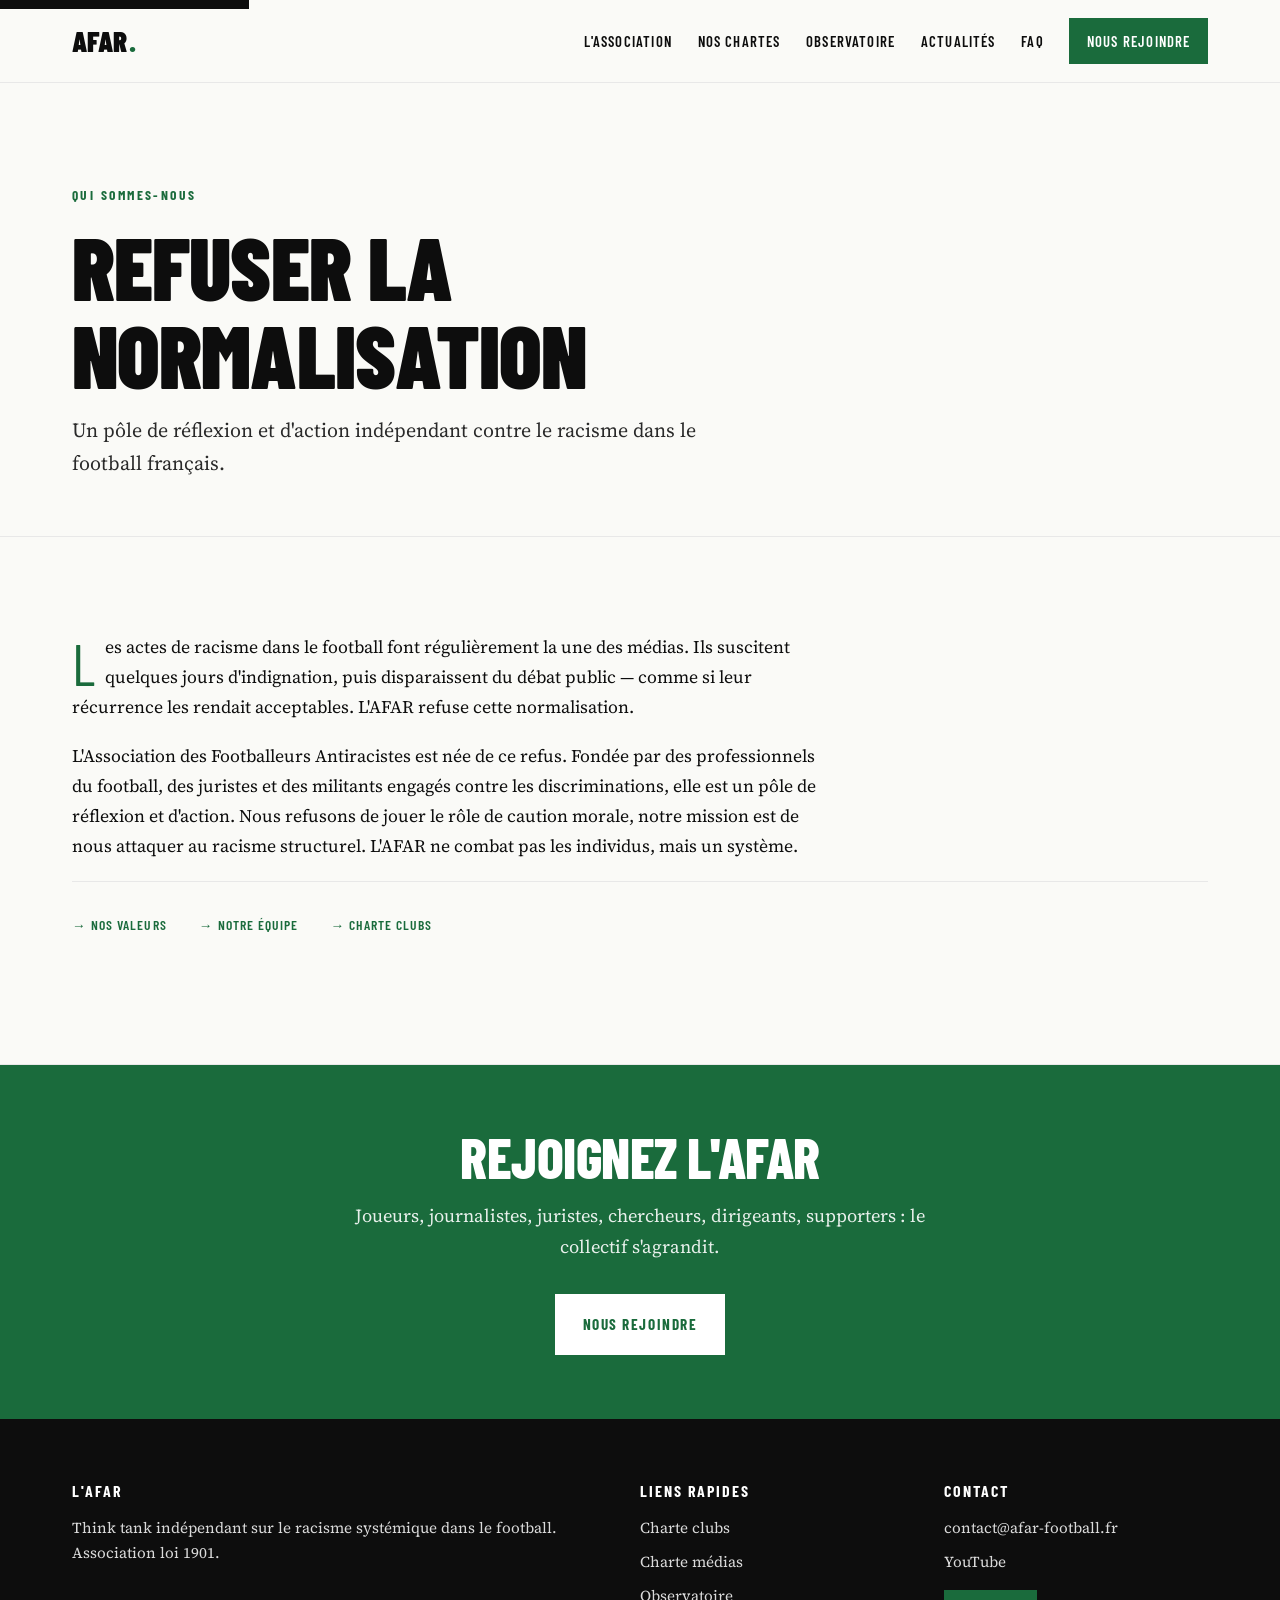
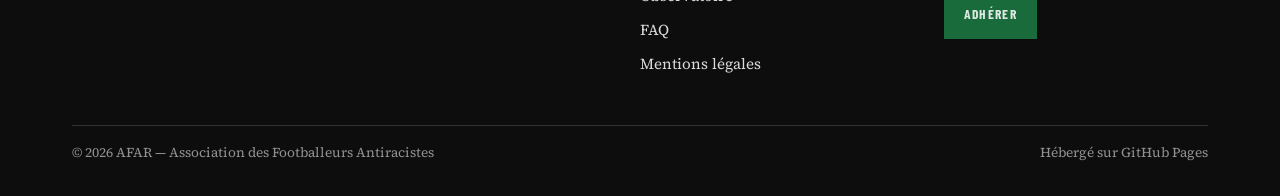
<file: qui-sommes-nous.html>
<!DOCTYPE html>
<html lang="fr">
<head>
  <meta charset="UTF-8">
  <meta name="viewport" content="width=device-width, initial-scale=1.0">
  <title>Qui sommes-nous — AFAR, lutte antiraciste dans le football</title>
  <meta name="description" content="L'Association des Footballeurs Antiracistes refuse la normalisation des actes de racisme dans le football français. Insultes racistes, cris de singe, discriminations à l'encontre des joueurs : un combat collectif et structurel.">
  <meta name="keywords" content="racisme football, antiracisme, antiraciste, AFAR, Association Footballeurs Antiracistes, insultes racistes, discriminations football, Vinicius, Lukaku, cris de singe, racisme dans le football français, lutte contre le racisme sport, observatoire racisme football">
  <meta name="author" content="AFAR — Association des Footballeurs Antiracistes">
  <meta name="robots" content="index, follow">
  <link rel="canonical" href="https://afar-football.fr/qui-sommes-nous.html">

  <meta property="og:title" content="Qui sommes-nous — AFAR, lutte antiraciste dans le football">
  <meta property="og:description" content="L'Association des Footballeurs Antiracistes refuse la normalisation des actes de racisme dans le football français. Insultes racistes, cris de singe, discriminations à l'encontre des joueurs : un combat collectif et structurel.">
  <meta property="og:type" content="website">
  <meta property="og:locale" content="fr_FR">
  <meta property="og:url" content="https://afar-football.fr/qui-sommes-nous.html">
  <meta property="og:site_name" content="AFAR — Association des Footballeurs Antiracistes">
  <meta property="og:image" content="https://afar-football.fr/img/og-default.jpg">

  <meta name="twitter:card" content="summary_large_image">
  <meta name="twitter:title" content="Qui sommes-nous — AFAR, lutte antiraciste dans le football">
  <meta name="twitter:description" content="L'Association des Footballeurs Antiracistes refuse la normalisation des actes de racisme dans le football français. Insultes racistes, cris de singe, discriminations à l'encontre des joueurs : un combat collectif et structurel.">
  <meta name="twitter:image" content="https://afar-football.fr/img/og-default.jpg">

  <link rel="preconnect" href="https://fonts.googleapis.com">
  <link rel="preconnect" href="https://fonts.gstatic.com" crossorigin>
  <link href="https://fonts.googleapis.com/css2?family=Barlow+Condensed:wght@600;700;800;900&family=Source+Serif+4:ital,wght@0,300;0,400;0,600;1,300;1,400&display=swap" rel="stylesheet">

  <style>
/* =========================================================
   AFAR — Association des Footballeurs Antiracistes
   Feuille de style principale
   ========================================================= */

/* --- Variables globales --- */
:root {
  /* Couleurs */
  --color-bg: #fafaf7;
  --color-bg-alt: #f5f5f5;
  --color-ink: #0d0d0d;
  --color-ink-soft: #2a2a2a;
  --color-muted: #767676;
  --color-line: #e8e8e8;
  --color-accent: #1a6b3c;          /* vert gazon profond — valeur v1 exacte */
  --color-accent-dark: #0f4526;
  --color-accent-light: #e8f5ee;
  --color-white: #ffffff;

  /* Typographies — alignées sur la v1 */
  --font-display: "Barlow Condensed", sans-serif;
  --font-serif: "Source Serif 4", Georgia, serif;
  --font-mono: "JetBrains Mono", ui-monospace, SFMono-Regular, monospace;

  /* Échelles */
  --max-width: 1200px;
  --max-width-read: 760px;
  --space-1: 0.5rem;
  --space-2: 1rem;
  --space-3: 2rem;
  --space-4: 2.5rem;
  --space-5: 4rem;
  --space-6: 6rem;
  --space-7: 8rem;

  /* Divers */
  --transition-fast: 160ms ease;
  --transition: 260ms cubic-bezier(.2,.7,.2,1);
  --radius-sm: 2px;
  --radius: 4px;
}

/* --- Reset doux --- */
*, *::before, *::after { box-sizing: border-box; }
html { scroll-behavior: smooth; -webkit-text-size-adjust: 100%; }
body {
  margin: 0;
  background: var(--color-bg);
  color: var(--color-ink);
  font-family: var(--font-serif);
  font-size: 18px;
  line-height: 1.65;
  font-weight: 400;
  -webkit-font-smoothing: antialiased;
  text-rendering: optimizeLegibility;
}
img, svg { display: block; max-width: 100%; height: auto; }
a { color: inherit; text-decoration: none; transition: color var(--transition-fast); }
a:hover { color: var(--color-accent); }
button { font: inherit; cursor: pointer; border: 0; background: none; color: inherit; }
ul, ol { padding-left: 1.2em; }
hr { border: 0; border-top: 1px solid var(--color-line); margin: var(--space-4) 0; }
main { display: block; }

/* --- Titres — réglages v1 exacts --- */
h1, h2, h3, h4 {
  font-family: var(--font-display);
  font-weight: 900;
  letter-spacing: -0.01em;
  line-height: 1;
  margin: 0 0 var(--space-2) 0;
  text-transform: uppercase;
}
h1 { font-size: clamp(2.8rem, 7vw, 5.5rem); font-weight: 900; }
h2 { font-size: clamp(2rem, 5vw, 3.5rem); font-weight: 800; }
h3 { font-size: clamp(1.4rem, 3vw, 2rem); font-weight: 700; }
h4 { font-size: 1.2rem; letter-spacing: 0.05em; font-weight: 700; }

p { margin: 0 0 var(--space-2) 0; }
p + p { margin-top: 0; }

.eyebrow {
  font-family: var(--font-display);
  font-weight: 700;
  text-transform: uppercase;
  letter-spacing: 0.18em;
  font-size: 0.85rem;
  color: var(--color-accent);
  margin-bottom: var(--space-2);
  display: inline-block;
}

/* --- Container --- */
.container {
  max-width: var(--max-width);
  margin: 0 auto;
  padding: 0 var(--space-3);
}
.container--narrow {
  max-width: var(--max-width-read);
  margin: 0 auto;
  padding: 0 var(--space-3);
}

/* =========================================================
   HEADER / NAVIGATION
   ========================================================= */
.site-header {
  position: sticky;
  top: 0;
  z-index: 100;
  background: var(--color-bg);
  border-bottom: 1px solid var(--color-line);
}
.site-header__inner {
  display: flex;
  align-items: center;
  justify-content: space-between;
  max-width: var(--max-width);
  margin: 0 auto;
  padding: 1.1rem var(--space-3);
}
.site-logo {
  font-family: var(--font-display);
  font-weight: 900;
  font-size: 1.8rem;
  letter-spacing: 0.005em;
  color: var(--color-ink);
  text-transform: uppercase;
  line-height: 1;
}
.site-logo::after {
  content: ".";
  color: var(--color-accent);
  margin-left: 1px;
}
.site-logo:hover { color: var(--color-ink); }

.main-nav { display: flex; align-items: center; gap: 1.6rem; }
.main-nav > ul {
  list-style: none;
  display: flex;
  gap: 1.6rem;
  padding: 0;
  margin: 0;
  align-items: center;
}
.main-nav a {
  font-family: var(--font-display);
  font-weight: 600;
  text-transform: uppercase;
  font-size: 0.92rem;
  letter-spacing: 0.08em;
  color: var(--color-ink);
  padding: 0.5rem 0;
  position: relative;
}
.main-nav a:hover { color: var(--color-accent); }
.main-nav .has-submenu { position: relative; }
.main-nav .submenu {
  display: none;
  position: absolute;
  top: 100%;
  left: 0;
  background: var(--color-white);
  border: 1px solid var(--color-line);
  min-width: 240px;
  padding: 0.6rem 0;
  list-style: none;
  margin: 0;
  box-shadow: 0 12px 32px rgba(0,0,0,.08);
}
.main-nav .has-submenu:hover .submenu,
.main-nav .has-submenu:focus-within .submenu { display: block; }
.main-nav .submenu li { display: block; }
.main-nav .submenu a {
  display: block;
  padding: 0.65rem 1.1rem;
  font-size: 0.82rem;
  letter-spacing: 0.06em;
}
.main-nav .submenu a:hover { background: var(--color-accent-light); color: var(--color-accent-dark); }

.btn-nav-cta {
  display: inline-block;
  background: var(--color-accent);
  color: var(--color-white) !important;
  padding: 0.7rem 1.1rem !important;
  font-family: var(--font-display);
  font-weight: 700;
  text-transform: uppercase;
  letter-spacing: 0.08em;
  font-size: 0.88rem;
  transition: background var(--transition-fast);
}
.btn-nav-cta:hover { background: var(--color-accent-dark); color: var(--color-white) !important; }

/* Burger mobile */
.burger {
  display: none;
  width: 42px;
  height: 42px;
  border: 1px solid var(--color-ink);
  align-items: center;
  justify-content: center;
  flex-direction: column;
  gap: 4px;
  background: transparent;
}
.burger span {
  display: block;
  width: 20px;
  height: 2px;
  background: var(--color-ink);
  transition: transform var(--transition), opacity var(--transition);
}
.burger.is-open span:nth-child(1) { transform: translateY(6px) rotate(45deg); }
.burger.is-open span:nth-child(2) { opacity: 0; }
.burger.is-open span:nth-child(3) { transform: translateY(-6px) rotate(-45deg); }

/* =========================================================
   BOUTONS
   ========================================================= */
.btn {
  display: inline-block;
  padding: 1rem 1.6rem;
  font-family: var(--font-display);
  font-weight: 700;
  text-transform: uppercase;
  letter-spacing: 0.1em;
  font-size: 0.95rem;
  border: 2px solid var(--color-ink);
  background: var(--color-ink);
  color: var(--color-white);
  transition: all var(--transition);
  cursor: pointer;
}
.btn:hover { background: var(--color-accent); border-color: var(--color-accent); color: var(--color-white); }
.btn--outline { background: transparent; color: var(--color-ink); }
.btn--outline:hover { background: var(--color-ink); color: var(--color-white); }
.btn--accent { background: var(--color-accent); border-color: var(--color-accent); }
.btn--accent:hover { background: var(--color-accent-dark); border-color: var(--color-accent-dark); color: var(--color-white); }
.btn--sm { padding: 0.7rem 1.1rem; font-size: 0.85rem; }

/* =========================================================
   HERO — copie pixel-pour-pixel de la v1
   ========================================================= */
.hero {
  background: var(--color-ink);
  color: var(--color-white);
  padding: var(--space-7) 0;
  position: relative;
  overflow: hidden;
  min-height: 80vh;
  display: flex;
  align-items: center;
}

.hero::before {
  content: '';
  position: absolute;
  inset: 0;
  background: repeating-linear-gradient(
    -45deg,
    transparent,
    transparent 40px,
    rgba(26, 107, 60, 0.04) 40px,
    rgba(26, 107, 60, 0.04) 41px
  );
}

.hero .container {
  position: relative;
  z-index: 2;
}

.hero-label {
  font-family: var(--font-display);
  font-size: 0.8rem;
  font-weight: 700;
  letter-spacing: 0.15em;
  text-transform: uppercase;
  color: var(--color-accent);
  margin-bottom: var(--space-2);
  display: block;
}

.hero h1 {
  color: var(--color-white);
  margin-bottom: var(--space-2);
  max-width: 900px;
}

.hero h1 em {
  font-style: normal;
  color: var(--color-accent);
}

.hero-subtitle {
  font-size: 1.2rem;
  font-weight: 300;
  color: rgba(255, 255, 255, 0.75);
  max-width: 600px;
  margin-bottom: var(--space-3);
  font-family: var(--font-serif);
}

.hero-actions {
  display: flex;
  gap: 1rem;
  flex-wrap: wrap;
}

.hero-img-placeholder {
  position: absolute;
  right: 0;
  top: 0;
  bottom: 0;
  width: 40%;
  background: var(--color-accent);
  opacity: 0.12;
  display: flex;
  align-items: center;
  justify-content: center;
  font-family: var(--font-display);
  font-size: 0.8rem;
  letter-spacing: 0.1em;
  text-transform: uppercase;
  color: var(--color-white);
}

/* Boutons adaptés au fond sombre du hero */
.hero .btn--accent {
  background: var(--color-accent);
  border-color: var(--color-accent);
  color: var(--color-white);
}
.hero .btn--accent:hover {
  background: var(--color-accent-dark);
  border-color: var(--color-accent-dark);
}
.hero .btn--outline {
  background: transparent;
  color: var(--color-white);
  border-color: var(--color-white);
}
.hero .btn--outline:hover {
  background: var(--color-white);
  color: var(--color-ink);
  border-color: var(--color-white);
}
/* =========================================================
   SECTIONS GÉNÉRIQUES
   ========================================================= */
.section {
  padding: var(--space-6) 0;
  border-bottom: 1px solid var(--color-line);
}
.section--dark {
  background: var(--color-ink);
  color: var(--color-white);
}
.section--dark h1, .section--dark h2, .section--dark h3 { color: var(--color-white); }
.section__header {
  max-width: var(--max-width-read);
  margin-bottom: var(--space-4);
}
.section__header p {
  font-size: 1.15rem;
  color: var(--color-ink-soft);
}

/* Lead paragraph */
.lead {
  font-size: 1.35rem;
  line-height: 1.5;
  color: var(--color-ink);
  margin-bottom: var(--space-3);
}

/* Prose text column */
.prose { max-width: var(--max-width-read); }
.prose p { font-size: 1.1rem; line-height: 1.7; margin-bottom: 1.2rem; }
.prose p:first-of-type::first-letter {
  font-family: var(--font-display);
  font-size: 3.6rem;
  float: left;
  line-height: 0.9;
  padding: 0.3rem 0.6rem 0 0;
  color: var(--color-accent);
}

/* =========================================================
   CHIFFRES CLÉS
   ========================================================= */
.stats {
  display: grid;
  grid-template-columns: repeat(4, 1fr);
  gap: 0;
  border-top: 1px solid var(--color-line);
  border-left: 1px solid var(--color-line);
  margin-top: var(--space-3);
}
.stat {
  border-right: 1px solid var(--color-line);
  border-bottom: 1px solid var(--color-line);
  padding: var(--space-4) var(--space-3);
  transition: background var(--transition);
}
.stat[role="link"]:hover, .stat a:hover { background: var(--color-accent-light); }
.stat__number {
  font-family: var(--font-display);
  font-weight: 900;
  font-size: clamp(2.8rem, 5vw, 4.2rem);
  line-height: 1;
  color: var(--color-accent);
  display: block;
  margin-bottom: 0.4rem;
}
.stat__label {
  font-size: 0.92rem;
  color: var(--color-ink-soft);
  line-height: 1.4;
}

/* =========================================================
   CARTES
   ========================================================= */
.cards {
  display: grid;
  grid-template-columns: repeat(3, 1fr);
  gap: var(--space-3);
}
.card {
  background: var(--color-white);
  border: 1px solid var(--color-line);
  padding: var(--space-3);
  transition: transform var(--transition), border-color var(--transition);
}
.card:hover {
  transform: translateY(-3px);
  border-color: var(--color-accent);
}
.card time {
  font-family: var(--font-display);
  font-weight: 700;
  font-size: 0.82rem;
  letter-spacing: 0.1em;
  color: var(--color-muted);
  text-transform: uppercase;
  display: block;
  margin-bottom: 0.5rem;
}
.card h3 { margin-bottom: 0.6rem; }
.card h3 a:hover { color: var(--color-accent); }
.card .source {
  font-size: 0.82rem;
  color: var(--color-muted);
  font-style: italic;
  margin-bottom: 0.6rem;
}
.card .extrait {
  font-size: 0.98rem;
  color: var(--color-ink-soft);
  margin-bottom: var(--space-2);
}
.card .lire-suite {
  font-family: var(--font-display);
  font-weight: 700;
  text-transform: uppercase;
  letter-spacing: 0.08em;
  font-size: 0.85rem;
  color: var(--color-accent);
}

/* Deux blocs charte */
.charte-duo {
  display: grid;
  grid-template-columns: 1fr 1fr;
  gap: var(--space-3);
}
.charte-block {
  padding: var(--space-4);
  background: var(--color-white);
  border: 1px solid var(--color-line);
  position: relative;
  overflow: hidden;
}
.charte-block::before {
  content: "";
  position: absolute;
  top: 0; left: 0;
  width: 6px; height: 100%;
  background: var(--color-accent);
}
.charte-block h3 { margin-bottom: 0.8rem; }
.charte-block p { margin-bottom: var(--space-3); color: var(--color-ink-soft); }

/* =========================================================
   BANNIÈRE CTA
   ========================================================= */
.cta-banner {
  background: var(--color-accent);
  color: var(--color-white);
  padding: var(--space-5) 0;
  text-align: center;
}
.cta-banner h2 { color: var(--color-white); margin-bottom: var(--space-2); }
.cta-banner p { font-size: 1.15rem; margin-bottom: var(--space-3); opacity: 0.9; max-width: 600px; margin-left: auto; margin-right: auto; }
.cta-banner .btn {
  background: var(--color-white);
  color: var(--color-accent);
  border-color: var(--color-white);
}
.cta-banner .btn:hover {
  background: var(--color-ink);
  color: var(--color-white);
  border-color: var(--color-ink);
}

/* =========================================================
   VALEURS / BLOCS ÉDITORIAUX
   ========================================================= */
.valeurs-grid {
  display: grid;
  grid-template-columns: repeat(2, 1fr);
  gap: 0;
  border-top: 1px solid var(--color-line);
  border-left: 1px solid var(--color-line);
}
.valeur {
  border-right: 1px solid var(--color-line);
  border-bottom: 1px solid var(--color-line);
  padding: var(--space-4) var(--space-3);
}
.valeur__num {
  font-family: var(--font-display);
  font-weight: 700;
  color: var(--color-accent);
  font-size: 1rem;
  letter-spacing: 0.14em;
  display: block;
  margin-bottom: 0.6rem;
}
.valeur h3 { margin-bottom: 1rem; }
.valeur p { color: var(--color-ink-soft); font-size: 1.02rem; }

/* =========================================================
   CHARTE — ENGAGEMENTS
   ========================================================= */
.engagements { margin-top: var(--space-4); }
.engagement {
  display: grid;
  grid-template-columns: 110px 1fr;
  gap: var(--space-3);
  padding: var(--space-4) 0;
  border-top: 1px solid var(--color-line);
}
.engagement:last-child { border-bottom: 1px solid var(--color-line); }
.engagement__num {
  font-family: var(--font-display);
  font-weight: 900;
  font-size: clamp(3rem, 6vw, 5rem);
  line-height: 0.9;
  color: var(--color-accent);
}
.engagement h3 { margin-bottom: var(--space-2); }
.engagement ul { padding-left: 1.1em; margin: var(--space-2) 0 0; }
.engagement li { margin-bottom: 0.5rem; color: var(--color-ink-soft); }
.engagement p { color: var(--color-ink-soft); }

/* Préambule encadré */
.preambule {
  background: var(--color-bg-alt);
  padding: var(--space-4);
  border-left: 4px solid var(--color-accent);
  margin: var(--space-4) 0;
  font-size: 1.05rem;
}

/* =========================================================
   ÉQUIPE — GRILLE DE PROFILS (anonymisée)
   ========================================================= */
.profils-grid {
  display: grid;
  grid-template-columns: repeat(4, 1fr);
  gap: 0;
  border-top: 1px solid var(--color-line);
  border-left: 1px solid var(--color-line);
  margin-top: var(--space-4);
}
.profil {
  border-right: 1px solid var(--color-line);
  border-bottom: 1px solid var(--color-line);
  padding: var(--space-3);
  min-height: 220px;
  display: flex;
  flex-direction: column;
  justify-content: space-between;
  transition: background var(--transition);
}
.profil:hover { background: var(--color-accent-light); }
.profil__num {
  font-family: var(--font-display);
  font-weight: 600;
  font-size: 0.85rem;
  color: var(--color-muted);
  letter-spacing: 0.14em;
}
.profil h3 {
  font-size: 1.3rem;
  margin: var(--space-2) 0;
  line-height: 1.05;
}
.profil p { font-size: 0.95rem; color: var(--color-ink-soft); margin: 0; }

/* =========================================================
   OBSERVATOIRE — COMPTEUR, COMITÉ, SOUTIENS
   ========================================================= */
.compteur {
  background: var(--color-ink);
  color: var(--color-white);
  padding: var(--space-5) var(--space-4);
  text-align: center;
  cursor: pointer;
  transition: background var(--transition);
  display: block;
}
.compteur:hover { background: var(--color-accent-dark); color: var(--color-white); }
.compteur__chiffre {
  font-family: var(--font-display);
  font-weight: 900;
  font-size: clamp(5rem, 14vw, 12rem);
  line-height: 0.9;
  color: var(--color-accent);
  display: block;
  margin-bottom: 1rem;
}
.compteur__chiffre.is-placeholder {
  /* Quand le compteur est vide, on dégrade gracieusement en gardant l'emplacement
     mais sans afficher un trait fin perdu dans le bloc noir. */
  font-size: clamp(2.5rem, 6vw, 4rem);
  letter-spacing: 0.4em;
  color: var(--color-muted);
  text-indent: 0.4em; /* compensation du letter-spacing pour rester centré */
}
.compteur__label {
  font-family: var(--font-display);
  font-weight: 700;
  text-transform: uppercase;
  letter-spacing: 0.12em;
  font-size: 1rem;
  max-width: 640px;
  margin: 0 auto;
  line-height: 1.4;
}
.compteur__note {
  font-family: var(--font-serif);
  font-size: 0.85rem;
  text-transform: none;
  letter-spacing: 0;
  color: var(--color-muted);
  margin-top: var(--space-2);
  font-style: italic;
}

.duo-grid {
  display: grid;
  grid-template-columns: 1fr 1fr;
  gap: var(--space-5);
}
.logo-grid {
  display: grid;
  grid-template-columns: repeat(4, 1fr);
  gap: var(--space-2);
  margin-top: var(--space-3);
}
.logo-placeholder {
  aspect-ratio: 3 / 2;
  border: 1px dashed var(--color-line);
  display: flex;
  align-items: center;
  justify-content: center;
  font-size: 0.78rem;
  color: var(--color-muted);
  letter-spacing: 0.06em;
  text-transform: uppercase;
  font-family: var(--font-display);
  font-weight: 600;
  background: var(--color-white);
}

/* Citations de soutien */
.citations-grid {
  display: grid;
  grid-template-columns: repeat(3, 1fr);
  gap: var(--space-3);
  margin-top: var(--space-3);
}
.citation {
  padding: var(--space-3);
  background: var(--color-bg-alt);
  border-left: 4px solid var(--color-accent);
}
.citation blockquote {
  margin: 0 0 var(--space-2) 0;
  font-family: var(--font-serif);
  font-size: 1.15rem;
  font-style: italic;
  line-height: 1.45;
  color: var(--color-ink);
}
.citation blockquote::before { content: "« "; color: var(--color-accent); }
.citation blockquote::after { content: " »"; color: var(--color-accent); }
.citation cite {
  font-family: var(--font-display);
  font-weight: 700;
  font-style: normal;
  text-transform: uppercase;
  letter-spacing: 0.1em;
  font-size: 0.82rem;
  color: var(--color-muted);
}

/* Événements */
.evenements-grid {
  display: grid;
  grid-template-columns: 1fr 1fr;
  gap: var(--space-5);
  margin-top: var(--space-3);
}
.evenement-col h3 { margin-bottom: var(--space-3); border-bottom: 2px solid var(--color-accent); padding-bottom: 0.5rem; }
.evenement {
  padding: var(--space-2) 0;
  border-bottom: 1px solid var(--color-line);
}
.evenement time {
  font-family: var(--font-display);
  font-weight: 700;
  text-transform: uppercase;
  letter-spacing: 0.1em;
  font-size: 0.85rem;
  color: var(--color-accent);
  display: block;
  margin-bottom: 0.3rem;
}
.evenement h4 { text-transform: none; font-family: var(--font-serif); font-weight: 600; font-size: 1.05rem; margin-bottom: 0.3rem; }
.evenement p { font-size: 0.92rem; color: var(--color-ink-soft); margin: 0; }

/* =========================================================
   FORMULAIRES
   ========================================================= */
.form {
  max-width: var(--max-width-read);
  margin: 0;
}
.form__row { margin-bottom: var(--space-2); }
.form__row--duo { display: grid; grid-template-columns: 1fr 1fr; gap: var(--space-2); margin-bottom: var(--space-2); }
.form label {
  display: block;
  font-family: var(--font-display);
  font-weight: 600;
  text-transform: uppercase;
  letter-spacing: 0.08em;
  font-size: 0.82rem;
  margin-bottom: 0.4rem;
  color: var(--color-ink);
}
.form input[type="text"],
.form input[type="email"],
.form input[type="date"],
.form select,
.form textarea {
  width: 100%;
  padding: 0.85rem 1rem;
  background: var(--color-white);
  border: 1px solid var(--color-line);
  font-family: var(--font-serif);
  font-size: 1rem;
  color: var(--color-ink);
  transition: border-color var(--transition-fast);
}
.form input:focus, .form select:focus, .form textarea:focus {
  outline: 2px solid var(--color-accent);
  outline-offset: 1px;
  border-color: var(--color-accent);
}
.form textarea { min-height: 140px; resize: vertical; }
.form button[type="submit"] { margin-top: var(--space-2); }
.form .note {
  font-size: 0.88rem;
  color: var(--color-muted);
  font-style: italic;
  border-left: 3px solid var(--color-accent);
  padding-left: 1rem;
  margin-bottom: var(--space-3);
}
.form .honeypot { display: none !important; }

/* FAQ accordéon */
.faq-list { max-width: var(--max-width-read); margin-top: var(--space-3); }
.faq-item { border-top: 1px solid var(--color-ink); }
.faq-item:last-child { border-bottom: 1px solid var(--color-ink); }
.faq-question {
  width: 100%;
  text-align: left;
  padding: var(--space-3) 0;
  display: flex;
  justify-content: space-between;
  align-items: center;
  gap: var(--space-2);
  font-family: var(--font-display);
  font-weight: 800;
  text-transform: uppercase;
  letter-spacing: 0.04em;
  font-size: 1.1rem;
  color: var(--color-ink);
  transition: color var(--transition);
}
.faq-question:hover { color: var(--color-accent); }
.faq-question .plus {
  font-size: 1.6rem;
  color: var(--color-accent);
  transition: transform var(--transition);
  flex-shrink: 0;
}
.faq-item.is-open .plus { transform: rotate(45deg); }
.faq-answer {
  max-height: 0;
  overflow: hidden;
  transition: max-height var(--transition);
}
.faq-answer__inner {
  padding: 0 0 var(--space-3);
  font-size: 1.05rem;
  color: var(--color-ink-soft);
  line-height: 1.65;
}

/* Bloc YouTube */
.youtube-block {
  background: var(--color-ink);
  color: var(--color-white);
  padding: var(--space-4);
  display: flex;
  justify-content: space-between;
  align-items: center;
  gap: var(--space-3);
  margin-bottom: var(--space-5);
  flex-wrap: wrap;
}
.youtube-block__text h3 { color: var(--color-white); margin-bottom: 0.4rem; }
.youtube-block__text p { margin: 0; color: rgba(255,255,255,0.75); font-size: 1rem; }

/* Loading / erreur flux */
.feed-state {
  padding: var(--space-3);
  text-align: center;
  color: var(--color-muted);
  font-style: italic;
  background: var(--color-bg-alt);
  grid-column: 1 / -1;
}

/* =========================================================
   FOOTER
   ========================================================= */
.site-footer {
  background: var(--color-ink);
  color: rgba(255,255,255,0.85);
  padding: var(--space-5) 0 var(--space-3);
  font-size: 0.95rem;
}
.site-footer a { color: rgba(255,255,255,0.85); }
.site-footer a:hover { color: var(--color-accent); }
.site-footer h4 {
  color: var(--color-white);
  margin-bottom: var(--space-2);
  font-size: 1rem;
  letter-spacing: 0.12em;
}
.footer-grid {
  display: grid;
  grid-template-columns: 2fr 1fr 1fr;
  gap: var(--space-4);
  margin-bottom: var(--space-4);
}
.footer-grid ul { list-style: none; padding: 0; margin: 0; }
.footer-grid li { margin-bottom: 0.55rem; }
.footer-bottom {
  border-top: 1px solid rgba(255,255,255,0.15);
  padding-top: var(--space-2);
  display: flex;
  justify-content: space-between;
  align-items: center;
  font-size: 0.85rem;
  color: rgba(255,255,255,0.55);
  flex-wrap: wrap;
  gap: 0.5rem;
}
.social-links { display: flex; gap: 0.8rem; margin-top: var(--space-2); }
.social-links a {
  font-family: var(--font-display);
  font-weight: 700;
  text-transform: uppercase;
  letter-spacing: 0.08em;
  font-size: 0.82rem;
  padding: 0.5rem 0.9rem;
  border: 1px solid rgba(255,255,255,0.3);
  transition: all var(--transition-fast);
}
.social-links a:hover { background: var(--color-accent); border-color: var(--color-accent); color: var(--color-white); }

/* =========================================================
   PAGE TITRE (header de page intérieure)
   ========================================================= */
.page-header {
  padding: var(--space-6) 0 var(--space-4);
  border-bottom: 1px solid var(--color-line);
}
.page-header__inner { max-width: var(--max-width-read); }
.page-header h1 { margin-bottom: var(--space-2); }
.page-header p.subtitle {
  font-size: 1.25rem;
  color: var(--color-ink-soft);
  max-width: 640px;
}

/* Navigation de bas de page (fil d'Ariane interne) */
.page-nav {
  display: flex;
  gap: var(--space-3);
  padding: var(--space-3) 0;
  font-family: var(--font-display);
  font-weight: 600;
  text-transform: uppercase;
  letter-spacing: 0.08em;
  font-size: 0.85rem;
  border-top: 1px solid var(--color-line);
  flex-wrap: wrap;
}
.page-nav a { color: var(--color-accent); }
.page-nav a:hover { color: var(--color-ink); }

/* =========================================================
   FADE-IN SCROLL
   ========================================================= */
.fade-in {
  opacity: 0;
  transform: translateY(20px);
  transition: opacity 600ms ease, transform 600ms ease;
}
.fade-in.is-visible {
  opacity: 1;
  transform: translateY(0);
}

/* =========================================================
   UTILITAIRES
   ========================================================= */
.text-center { text-align: center; }
.mb-0 { margin-bottom: 0 !important; }
.mt-0 { margin-top: 0 !important; }
.visually-hidden {
  position: absolute;
  width: 1px; height: 1px;
  padding: 0; margin: -1px;
  overflow: hidden; clip: rect(0,0,0,0);
  white-space: nowrap; border: 0;
}
.sr-skip {
  position: absolute;
  top: -40px;
  left: 0;
  background: var(--color-ink);
  color: var(--color-white);
  padding: 0.6rem 1rem;
  z-index: 200;
  transition: top var(--transition);
}
.sr-skip:focus { top: 0; }


/* === RESPONSIVE === */

/* =========================================================
   AFAR — Responsive
   ========================================================= */

/* ----- Tablette ----- */
@media (max-width: 960px) {
  body { font-size: 17px; }

  .hero__grid { grid-template-columns: 1fr; gap: var(--space-4); }
  .hero__placeholder { aspect-ratio: 16 / 9; }

  .stats { grid-template-columns: repeat(2, 1fr); }
  .cards { grid-template-columns: repeat(2, 1fr); }
  .charte-duo { grid-template-columns: 1fr; }

  .valeurs-grid { grid-template-columns: 1fr; }
  .profils-grid { grid-template-columns: repeat(2, 1fr); }

  .duo-grid { grid-template-columns: 1fr; gap: var(--space-4); }
  .logo-grid { grid-template-columns: repeat(3, 1fr); }
  .citations-grid { grid-template-columns: 1fr 1fr; }
  .evenements-grid { grid-template-columns: 1fr; gap: var(--space-4); }

  .footer-grid { grid-template-columns: 1fr 1fr; }

  .engagement { grid-template-columns: 80px 1fr; gap: var(--space-2); }
  .engagement__num { font-size: 3rem; }
}

/* ----- Mobile ----- */
@media (max-width: 640px) {
  :root {
    --space-5: 3rem;
    --space-6: 4rem;
    --space-7: 5rem;
  }
  body { font-size: 16px; }

  /* Navigation mobile */
  .burger { display: flex; }
  .main-nav {
    position: fixed;
    top: 63px;
    left: 0; right: 0;
    background: var(--color-bg);
    border-top: 1px solid var(--color-line);
    height: calc(100vh - 63px);
    max-height: 0;
    overflow: hidden;
    transition: max-height var(--transition);
    flex-direction: column;
    align-items: stretch;
    gap: 0;
    padding: 0;
  }
  .main-nav.is-open {
    max-height: calc(100vh - 63px);
    overflow-y: auto;
    padding: var(--space-2) 0;
  }
  .main-nav > ul {
    flex-direction: column;
    gap: 0;
    width: 100%;
  }
  .main-nav > ul > li {
    width: 100%;
    border-bottom: 1px solid var(--color-line);
  }
  .main-nav a {
    display: block;
    padding: 1rem var(--space-3);
    font-size: 1rem;
  }
  .main-nav .submenu {
    display: block;
    position: static;
    background: var(--color-bg-alt);
    border: 0;
    box-shadow: none;
    min-width: 0;
    padding: 0;
  }
  .main-nav .submenu a {
    padding: 0.75rem var(--space-3) 0.75rem var(--space-4);
    font-size: 0.88rem;
  }
  .btn-nav-cta {
    margin: var(--space-2) var(--space-3) !important;
    display: block !important;
    text-align: center;
  }

  .hero { padding: var(--space-5) 0 var(--space-4); }
  .hero__ctas { flex-direction: column; align-items: stretch; }
  .hero__ctas .btn { text-align: center; }

  .stats { grid-template-columns: 1fr; }
  .cards { grid-template-columns: 1fr; }
  .profils-grid { grid-template-columns: 1fr; }
  .logo-grid { grid-template-columns: repeat(2, 1fr); }
  .citations-grid { grid-template-columns: 1fr; }

  .footer-grid { grid-template-columns: 1fr; gap: var(--space-3); }
  .footer-bottom { flex-direction: column; align-items: flex-start; }

  .engagement { grid-template-columns: 60px 1fr; }
  .engagement__num { font-size: 2.4rem; }

  .section { padding: var(--space-5) 0; }
  .prose p:first-of-type::first-letter { font-size: 2.8rem; }

  .form__row--duo { grid-template-columns: 1fr; }

  .youtube-block { flex-direction: column; align-items: flex-start; text-align: left; }
}

/* ----- Très petit écran ----- */
@media (max-width: 400px) {
  .container, .container--narrow { padding: 0 var(--space-2); }
}

/* ----- Préfère les animations réduites ----- */
@media (prefers-reduced-motion: reduce) {
  *, *::before, *::after {
    animation-duration: 0.01ms !important;
    animation-iteration-count: 1 !important;
    transition-duration: 0.01ms !important;
    scroll-behavior: auto !important;
  }
  .fade-in { opacity: 1; transform: none; }
}

  </style>
</head>
<body>
<a class="sr-skip" href="#main">Aller au contenu principal</a>

<header class="site-header">
  <div class="site-header__inner">
    <a href="index.html" class="site-logo" aria-label="AFAR — retour à l'accueil">AFAR</a>
    <button class="burger" aria-label="Ouvrir le menu" aria-expanded="false" aria-controls="main-nav">
      <span></span><span></span><span></span>
    </button>
    <nav class="main-nav" id="main-nav" aria-label="Navigation principale">
      <ul>
        <li class="has-submenu">
          <a href="qui-sommes-nous.html">L'association</a>
          <ul class="submenu">
            <li><a href="qui-sommes-nous.html">Qui sommes-nous</a></li>
            <li><a href="nos-valeurs.html">Nos valeurs</a></li>
            <li><a href="notre-equipe.html">Notre équipe</a></li>
          </ul>
        </li>
        <li class="has-submenu">
          <a href="charte-clubs.html">Nos chartes</a>
          <ul class="submenu">
            <li><a href="charte-clubs.html">Charte clubs</a></li>
            <li><a href="charte-medias.html">Charte médias</a></li>
            <li><a href="signataires.html">Signataires</a></li>
          </ul>
        </li>
        <li><a href="observatoire.html">Observatoire</a></li>
        <li><a href="actualites.html">Actualités</a></li>
        <li><a href="faq.html">FAQ</a></li>
        <li><a href="contact.html" class="btn-nav-cta">Nous rejoindre</a></li>
      </ul>
    </nav>
  </div>
</header>

<main id="main">

  <section class="page-header">
    <div class="container">
      <div class="page-header__inner fade-in">
        <span class="eyebrow">Qui sommes-nous</span>
        <h1>Refuser la normalisation</h1>
        <p class="subtitle">Un pôle de réflexion et d'action indépendant contre le racisme dans le football français.</p>
      </div>
    </div>
  </section>

  <section class="section">
    <div class="container">
      <div class="prose fade-in">
        <p>Les actes de racisme dans le football font régulièrement la une des médias. Ils suscitent quelques jours d'indignation, puis disparaissent du débat public — comme si leur récurrence les rendait acceptables. L'AFAR refuse cette normalisation.</p>

        <p>L'Association des Footballeurs Antiracistes est née de ce refus. Fondée par des professionnels du football, des juristes et des militants engagés contre les discriminations, elle est un pôle de réflexion et d'action. Nous refusons de jouer le rôle de caution morale, notre mission est de nous attaquer au racisme structurel. L'AFAR ne combat pas les individus, mais un système.</p>
      </div>

      <nav class="page-nav" aria-label="Pages liées">
        <a href="nos-valeurs.html">→ Nos valeurs</a>
        <a href="notre-equipe.html">→ Notre équipe</a>
        <a href="charte-clubs.html">→ Charte clubs</a>
      </nav>
    </div>
  </section>

</main>

<section class="cta-banner">
  <div class="container">
    <h2>Rejoignez l'AFAR</h2>
    <p>Joueurs, journalistes, juristes, chercheurs, dirigeants, supporters : le collectif s'agrandit.</p>
    <a href="contact.html" class="btn">Nous rejoindre</a>
  </div>
</section>
<footer class="site-footer">
  <div class="container">
    <div class="footer-grid">
      <div>
        <h4>L'AFAR</h4>
        <p>Think tank indépendant sur le racisme systémique dans le football. Association loi 1901.</p>
      </div>
      <div>
        <h4>Liens rapides</h4>
        <ul>
          <li><a href="charte-clubs.html">Charte clubs</a></li>
          <li><a href="charte-medias.html">Charte médias</a></li>
          <li><a href="observatoire.html">Observatoire</a></li>
          <li><a href="faq.html">FAQ</a></li>
          <li><a href="mentions-legales.html">Mentions légales</a></li>
        </ul>
      </div>
      <div>
        <h4>Contact</h4>
        <ul>
          <li><a href="mailto:contact@afar-football.fr">contact@afar-football.fr</a></li>
          <li><a href="https://youtube.com/@AFAR-Football" target="_blank" rel="noopener">YouTube</a></li>
        </ul>
        <p style="margin-top: 1rem;"><a href="contact.html" class="btn btn--sm btn--accent">Adhérer</a></p>
      </div>
    </div>
    <div class="footer-bottom">
      <span>© 2026 AFAR — Association des Footballeurs Antiracistes</span>
      <span>Hébergé sur GitHub Pages</span>
    </div>
  </div>
</footer>

  <script>
/* =========================================================
   AFAR — Script principal
   Navigation mobile, accordéon FAQ, animations scroll,
   compteur observatoire, flux RSS Google Alerts.
   ========================================================= */

/* -----------------------------------------------------------
   CONFIGURATION
   ----------------------------------------------------------- */

/* MODE COMPTEUR
   - "auto" : le compteur est calculé à partir du flux RSS (recommandé)
   - "manuel" : le compteur affiche la valeur ci-dessous (forcer si besoin)
   - "off"   : affiche le placeholder "• • •" en attendant
*/
const AFAR_COMPTEUR_MODE = "auto";

/* Valeur manuelle utilisée uniquement si AFAR_COMPTEUR_MODE === "manuel" */
const AFAR_COMPTEUR_INCIDENTS = null;

/* Date de départ du compteur (au format ISO).
   Tout article publié AVANT cette date est ignoré. */
const AFAR_COMPTEUR_DEPUIS = "2026-01-01";

/* Veille médiatique.
   Les articles sont collectés toutes les 3 heures par GitHub (Actions > « Veille médiatique »)
   et enregistrés dans data/veille.json. Sources, recherches et mots-clés :
   data/veille-config.json (modifiable sur GitHub).
*/
const AFAR_VEILLE_URL = "data/veille.json";
const AFAR_RSS_FEEDS = {
  incidents: AFAR_VEILLE_URL + "#incidents",
  mentions:  AFAR_VEILLE_URL + "#mentions"
};

/* Liste de secours : la liste de référence est dans data/veille-config.json.
   Mots-clés pour filtrer les incidents racistes UNIQUEMENT
   (le flux global capture aussi sexisme et discrimination, mais le compteur de la
   page d'accueil et de l'observatoire ne compte QUE les actes racistes).
   La vérification est faite dans le titre + le résumé. */
const AFAR_MOTS_RACISME = [
  "racis", "racial", "raciaux", "négrophob", "négritude",
  "cri de singe", "cris de singe", "banane", "bananes",
  "antiracis", "couleur de peau", "discrimination racial"
];

/* Proxy RSS → JSON (RSS2JSON — plan gratuit, 10 000 req/jour). */
const RSS2JSON_ENDPOINT = "https://api.rss2json.com/v1/api.json?rss_url=";

/* Clé API rss2json (optionnelle).
   Si vous avez créé un compte gratuit sur https://rss2json.com,
   collez votre clé ici pour des résultats plus stables (10 000 req/jour).
   Sans clé, on bascule automatiquement sur le proxy de secours. */
const RSS2JSON_KEY = "";

/* Proxies CORS de fallback — testés dans l'ordre, le premier qui répond gagne. */
const CORS_PROXIES = [
  "https://api.allorigins.win/raw?url=",
  "https://corsproxy.io/?",
  "https://api.codetabs.com/v1/proxy?quest="
];

/* Cache client (TTL 30 min). */
const RSS_CACHE_TTL = 30 * 60 * 1000;

/* -----------------------------------------------------------
   1. Navigation mobile (hamburger)
   ----------------------------------------------------------- */
function initNavMobile() {
  const burger = document.querySelector(".burger");
  const nav = document.querySelector(".main-nav");
  if (!burger || !nav) return;

  burger.addEventListener("click", () => {
    const isOpen = nav.classList.toggle("is-open");
    burger.classList.toggle("is-open", isOpen);
    burger.setAttribute("aria-expanded", isOpen ? "true" : "false");
  });

  // Fermer la nav quand on clique sur un lien
  nav.querySelectorAll("a").forEach(link => {
    link.addEventListener("click", () => {
      nav.classList.remove("is-open");
      burger.classList.remove("is-open");
      burger.setAttribute("aria-expanded", "false");
    });
  });
}

/* -----------------------------------------------------------
   2. Accordéon FAQ
   ----------------------------------------------------------- */
function initFaq() {
  const items = document.querySelectorAll(".faq-item");
  items.forEach(item => {
    const btn = item.querySelector(".faq-question");
    const answer = item.querySelector(".faq-answer");
    if (!btn || !answer) return;

    btn.setAttribute("aria-expanded", "false");
    btn.addEventListener("click", () => {
      const isOpen = item.classList.toggle("is-open");
      btn.setAttribute("aria-expanded", isOpen ? "true" : "false");
      answer.style.maxHeight = isOpen ? answer.scrollHeight + "px" : "0";
    });
  });
}

/* -----------------------------------------------------------
   3. Fade-in au scroll (IntersectionObserver)
   ----------------------------------------------------------- */
function initFadeIn() {
  const nodes = document.querySelectorAll(".fade-in");
  if (!("IntersectionObserver" in window) || nodes.length === 0) {
    nodes.forEach(n => n.classList.add("is-visible"));
    return;
  }
  const obs = new IntersectionObserver((entries) => {
    entries.forEach(entry => {
      if (entry.isIntersecting) {
        entry.target.classList.add("is-visible");
        obs.unobserve(entry.target);
      }
    });
  }, { threshold: 0.12, rootMargin: "0px 0px -60px 0px" });
  nodes.forEach(n => obs.observe(n));
}

/* -----------------------------------------------------------
   4. Compteur incidents observatoire
   ----------------------------------------------------------- */

/* Affiche une valeur (numérique) ou le placeholder. */
function afficherCompteur(valeur, noteText) {
  const nodes = document.querySelectorAll("[data-compteur]");
  const isPlaceholder = (valeur === null || valeur === undefined);
  nodes.forEach(node => {
    if (isPlaceholder) {
      node.textContent = "• • •";
      node.classList.add("is-placeholder");
    } else {
      node.textContent = new Intl.NumberFormat("fr-FR").format(valeur);
      node.classList.remove("is-placeholder");
    }
  });

  const notes = document.querySelectorAll("[data-compteur-note]");
  notes.forEach(n => {
    if (noteText) {
      n.textContent = noteText;
      n.style.display = "block";
    } else {
      n.style.display = "none";
    }
  });
}

/* Filtre : un article relève-t-il du racisme ? */
function estIncidentRaciste(item) {
  if (typeof item.raciste === "boolean") return item.raciste; // calculé par la veille
  const haystack = ((item.title || "") + " " + (item.description || "")).toLowerCase();
  return AFAR_MOTS_RACISME.some(kw => haystack.includes(kw.toLowerCase()));
}

/* Filtre : article publié depuis la date de départ ? */
function estApresDateDepart(item) {
  if (!item.pubDate) return false;
  const d = new Date(item.pubDate);
  if (isNaN(d)) return false;
  return d >= new Date(AFAR_COMPTEUR_DEPUIS);
}

/* Dédoublonnage approximatif par similarité de titre (Jaccard sur les mots significatifs).
   Deux articles dont les titres partagent ≥ 60 % de mots significatifs sont considérés
   comme couvrant le même incident. */
function motsSignificatifs(titre) {
  const stopWords = new Set([
    "le","la","les","un","une","des","du","de","d","l","et","ou","à","a","au","aux",
    "en","dans","par","pour","sur","sous","vers","avec","sans","ce","cet","cette",
    "ces","son","sa","ses","leur","leurs","mon","ma","mes","est","sont","être","été",
    "qui","que","quoi","dont","où","ne","pas","plus","si","mais","car","donc","or",
    "que","quel","quelle"
  ]);
  return new Set(
    (titre || "").toLowerCase()
      .replace(/[^\w\sàâäéèêëîïôöùûüÿç-]/g, " ")
      .split(/\s+/)
      .filter(w => w.length > 3 && !stopWords.has(w))
  );
}

function tauxSimilarite(t1, t2) {
  const s1 = motsSignificatifs(t1);
  const s2 = motsSignificatifs(t2);
  if (s1.size === 0 || s2.size === 0) return 0;
  let inter = 0;
  s1.forEach(w => { if (s2.has(w)) inter++; });
  const union = s1.size + s2.size - inter;
  return union === 0 ? 0 : inter / union;
}

function dedoublonnerIncidents(items) {
  const result = [];
  for (const item of items) {
    const isDuplicate = result.some(kept => tauxSimilarite(item.title, kept.title) >= 0.6);
    if (!isDuplicate) result.push(item);
  }
  return result;
}

/* Compteur — orchestration complète */
async function initCompteur() {
  const nodes = document.querySelectorAll("[data-compteur]");
  if (nodes.length === 0) return;

  // Mode off
  if (AFAR_COMPTEUR_MODE === "off") {
    afficherCompteur(null, "Compteur en cours d'initialisation.");
    return;
  }

  // Mode manuel
  if (AFAR_COMPTEUR_MODE === "manuel") {
    afficherCompteur(AFAR_COMPTEUR_INCIDENTS, null);
    return;
  }

  // Mode auto — pas de flux configuré : placeholder
  if (!AFAR_RSS_FEEDS.incidents) {
    afficherCompteur(null, "Compteur en cours d'initialisation.");
    return;
  }

  // Affiche un état intermédiaire pendant le chargement
  afficherCompteur(null, "Calcul en cours…");

  try {
    const items = await fetchFeed(AFAR_RSS_FEEDS.incidents);
    const filtres = items
      .filter(estApresDateDepart)
      .filter(estIncidentRaciste);
    const uniques = dedoublonnerIncidents(filtres);
    const total = uniques.length;
    const dateDepart = new Date(AFAR_COMPTEUR_DEPUIS).toLocaleDateString("fr-FR", {
      day: "numeric", month: "long", year: "numeric"
    });
    afficherCompteur(total, `Estimation issue de la veille médiatique automatisée depuis le ${dateDepart}. Mise à jour en continu.`);
  } catch (err) {
    afficherCompteur(null, "Compteur indisponible — veille en cours d'actualisation.");
  }
}

/* -----------------------------------------------------------
   5. Flux RSS Google Alerts
   ----------------------------------------------------------- */

/* Cache via sessionStorage */
function cacheGet(key) {
  try {
    const raw = sessionStorage.getItem(key);
    if (!raw) return null;
    const data = JSON.parse(raw);
    if (Date.now() - data.timestamp > RSS_CACHE_TTL) return null;
    return data.items;
  } catch { return null; }
}
function cacheSet(key, items) {
  try {
    sessionStorage.setItem(key, JSON.stringify({ timestamp: Date.now(), items }));
  } catch {}
}

/* Parsing d'un flux Atom/RSS au format XML brut (DOMParser natif).
   Compatible avec les flux Google Alerts (Atom) et la plupart des flux RSS 2.0. */
function parseFeedXml(xmlText) {
  const parser = new DOMParser();
  const doc = parser.parseFromString(xmlText, "application/xml");

  // Erreur de parsing ?
  if (doc.querySelector("parsererror")) return [];

  // Format Atom (Google Alerts) — utilise <entry>
  let entries = Array.from(doc.querySelectorAll("entry"));
  if (entries.length > 0) {
    return entries.map(entry => {
      const titleEl = entry.querySelector("title");
      const linkEl = entry.querySelector("link[href]");
      const contentEl = entry.querySelector("content") || entry.querySelector("summary");
      const pubEl = entry.querySelector("published") || entry.querySelector("updated");
      const link = linkEl ? linkEl.getAttribute("href") : "#";
      // Google Alerts encapsule l'URL réelle dans un paramètre "url=" du redirect
      let realLink = link;
      try {
        const u = new URL(link);
        const innerUrl = u.searchParams.get("url");
        if (innerUrl) realLink = innerUrl;
      } catch (e) { /* ignore */ }
      return {
        title: titleEl ? stripHtml(titleEl.textContent) : "Sans titre",
        link: realLink,
        description: contentEl ? stripHtml(contentEl.textContent).slice(0, 200) : "",
        pubDate: pubEl ? pubEl.textContent : null,
        source: extractSource(realLink)
      };
    });
  }

  // Format RSS 2.0 — utilise <item>
  entries = Array.from(doc.querySelectorAll("item"));
  return entries.map(item => {
    const get = (sel) => {
      const el = item.querySelector(sel);
      return el ? el.textContent : "";
    };
    return {
      title: stripHtml(get("title")) || "Sans titre",
      link: get("link") || "#",
      description: stripHtml(get("description")).slice(0, 200),
      pubDate: get("pubDate"),
      source: extractSource(get("link"))
    };
  });
}

/* Récupérer et parser un flux — stratégie multi-fallback. */
/* Lecture de la veille collectée par GitHub (même site : pas de proxy). */
let veillePromise = null;
async function chargerVeille() {
  if (!veillePromise) {
    const v = Math.floor(Date.now() / 600000); // contourne le cache toutes les 10 min
    veillePromise = fetch(AFAR_VEILLE_URL + "?v=" + v).then(r => {
      if (!r.ok) throw new Error("veille indisponible");
      return r.json();
    });
  }
  return veillePromise;
}

async function fetchFeed(rssUrl) {
  if (!rssUrl) return [];
  if (rssUrl.startsWith(AFAR_VEILLE_URL + "#")) {
    const data = await chargerVeille();
    return (data[rssUrl.split("#")[1]] || []).map(it => ({ ...it, description: it.description || "" }));
  }
  const cacheKey = "afar_feed_" + rssUrl;
  const cached = cacheGet(cacheKey);
  if (cached) return cached;

  // Stratégie 1 : rss2json (avec clé API si disponible)
  if (RSS2JSON_KEY) {
    try {
      const url = RSS2JSON_ENDPOINT + encodeURIComponent(rssUrl) + "&api_key=" + encodeURIComponent(RSS2JSON_KEY);
      const res = await fetch(url);
      if (res.ok) {
        const data = await res.json();
        if (data.status === "ok" && Array.isArray(data.items)) {
          const items = data.items.map(it => ({
            title: it.title || "Sans titre",
            link: it.link || "#",
            description: stripHtml(it.description || "").slice(0, 200),
            pubDate: it.pubDate,
            source: extractSource(it.link || "")
          }));
          cacheSet(cacheKey, items);
          return items;
        }
      }
    } catch (e) { /* on tente le fallback */ }
  }

  // Stratégie 2 : proxies CORS — on essaye chaque proxy dans l'ordre
  for (const proxy of CORS_PROXIES) {
    try {
      const res = await fetch(proxy + encodeURIComponent(rssUrl), {
        signal: AbortSignal.timeout(8000)
      });
      if (!res.ok) continue;
      const xml = await res.text();
      const items = parseFeedXml(xml);
      if (items.length === 0) continue;
      cacheSet(cacheKey, items);
      return items;
    } catch (e) {
      // proxy suivant
    }
  }

  throw new Error("Aucun proxy n'a pu récupérer le flux");
}

function stripHtml(html) {
  const div = document.createElement("div");
  div.innerHTML = html;
  return (div.textContent || div.innerText || "").trim();
}
function extractSource(url) {
  try {
    const u = new URL(url);
    return u.hostname.replace(/^www\./, "");
  } catch { return ""; }
}
function formatDate(iso) {
  if (!iso) return "";
  const d = new Date(iso);
  if (isNaN(d)) return "";
  return d.toLocaleDateString("fr-FR", { day: "2-digit", month: "long", year: "numeric" });
}

function renderCard(item) {
  return `
    <article class="card">
      <time datetime="${item.pubDate || ""}">${formatDate(item.pubDate)}</time>
      <h3><a href="${item.link}" target="_blank" rel="noopener">${escapeHtml(item.title)}</a></h3>
      ${item.source ? `<p class="source">${escapeHtml(item.source)}</p>` : ""}
      <p class="extrait">${escapeHtml(item.description)}${item.description.length >= 180 ? "…" : ""}</p>
      <a class="lire-suite" href="${item.link}" target="_blank" rel="noopener">Lire l'article →</a>
    </article>
  `;
}
function escapeHtml(s) {
  return String(s).replace(/[&<>"']/g, c => ({ "&": "&amp;", "<": "&lt;", ">": "&gt;", '"': "&quot;", "'": "&#39;" }[c]));
}

async function renderFeedInto(containerId, feedUrl, limit) {
  const container = document.getElementById(containerId);
  if (!container) return;

  if (!feedUrl) {
    container.innerHTML = `<div class="feed-state">Les actualités seront bientôt disponibles.</div>`;
    return;
  }

  container.innerHTML = `<div class="feed-state">Chargement des actualités…</div>`;
  try {
    const items = await fetchFeed(feedUrl);
    if (!items.length) {
      container.innerHTML = `<div class="feed-state">Les actualités seront bientôt disponibles.</div>`;
      return;
    }
    const sorted = items.sort((a, b) => new Date(b.pubDate) - new Date(a.pubDate));
    const sliced = limit ? sorted.slice(0, limit) : sorted;
    container.innerHTML = sliced.map(renderCard).join("");
  } catch (err) {
    container.innerHTML = `<div class="feed-state">Les actualités seront bientôt disponibles.</div>`;
  }
}

/* Page d'accueil : 3 articles récents (tous flux confondus) */
async function initHomeFeed() {
  const container = document.getElementById("home-feed");
  if (!container) return;

  const feeds = [AFAR_RSS_FEEDS.incidents, AFAR_RSS_FEEDS.mentions].filter(Boolean);
  if (!feeds.length) {
    container.innerHTML = `<div class="feed-state">Les actualités seront bientôt disponibles.</div>`;
    return;
  }

  container.innerHTML = `<div class="feed-state">Chargement des actualités…</div>`;
  try {
    const all = (await Promise.all(feeds.map(fetchFeed))).flat();
    // Dédoublonnage par URL
    const seen = new Set();
    const unique = all.filter(it => !seen.has(it.link) && seen.add(it.link));
    const sorted = unique.sort((a, b) => new Date(b.pubDate) - new Date(a.pubDate)).slice(0, 3);
    if (!sorted.length) {
      container.innerHTML = `<div class="feed-state">Les actualités seront bientôt disponibles.</div>`;
      return;
    }
    container.innerHTML = sorted.map(renderCard).join("");
  } catch {
    container.innerHTML = `<div class="feed-state">Les actualités seront bientôt disponibles.</div>`;
  }
}

/* Page actualités : deux flux séparés */
function initActualitesFeeds() {
  if (document.getElementById("feed-incidents")) {
    renderFeedInto("feed-incidents", AFAR_RSS_FEEDS.incidents, 12);
  }
  if (document.getElementById("feed-mentions")) {
    renderFeedInto("feed-mentions", AFAR_RSS_FEEDS.mentions, 12);
  }
}

/* -----------------------------------------------------------
   INIT
   ----------------------------------------------------------- */
document.addEventListener("DOMContentLoaded", () => {
  initNavMobile();
  initFaq();
  initFadeIn();
  initCompteur();
  initHomeFeed();
  initActualitesFeeds();
});

  </script>
</body>
</html>
</file>
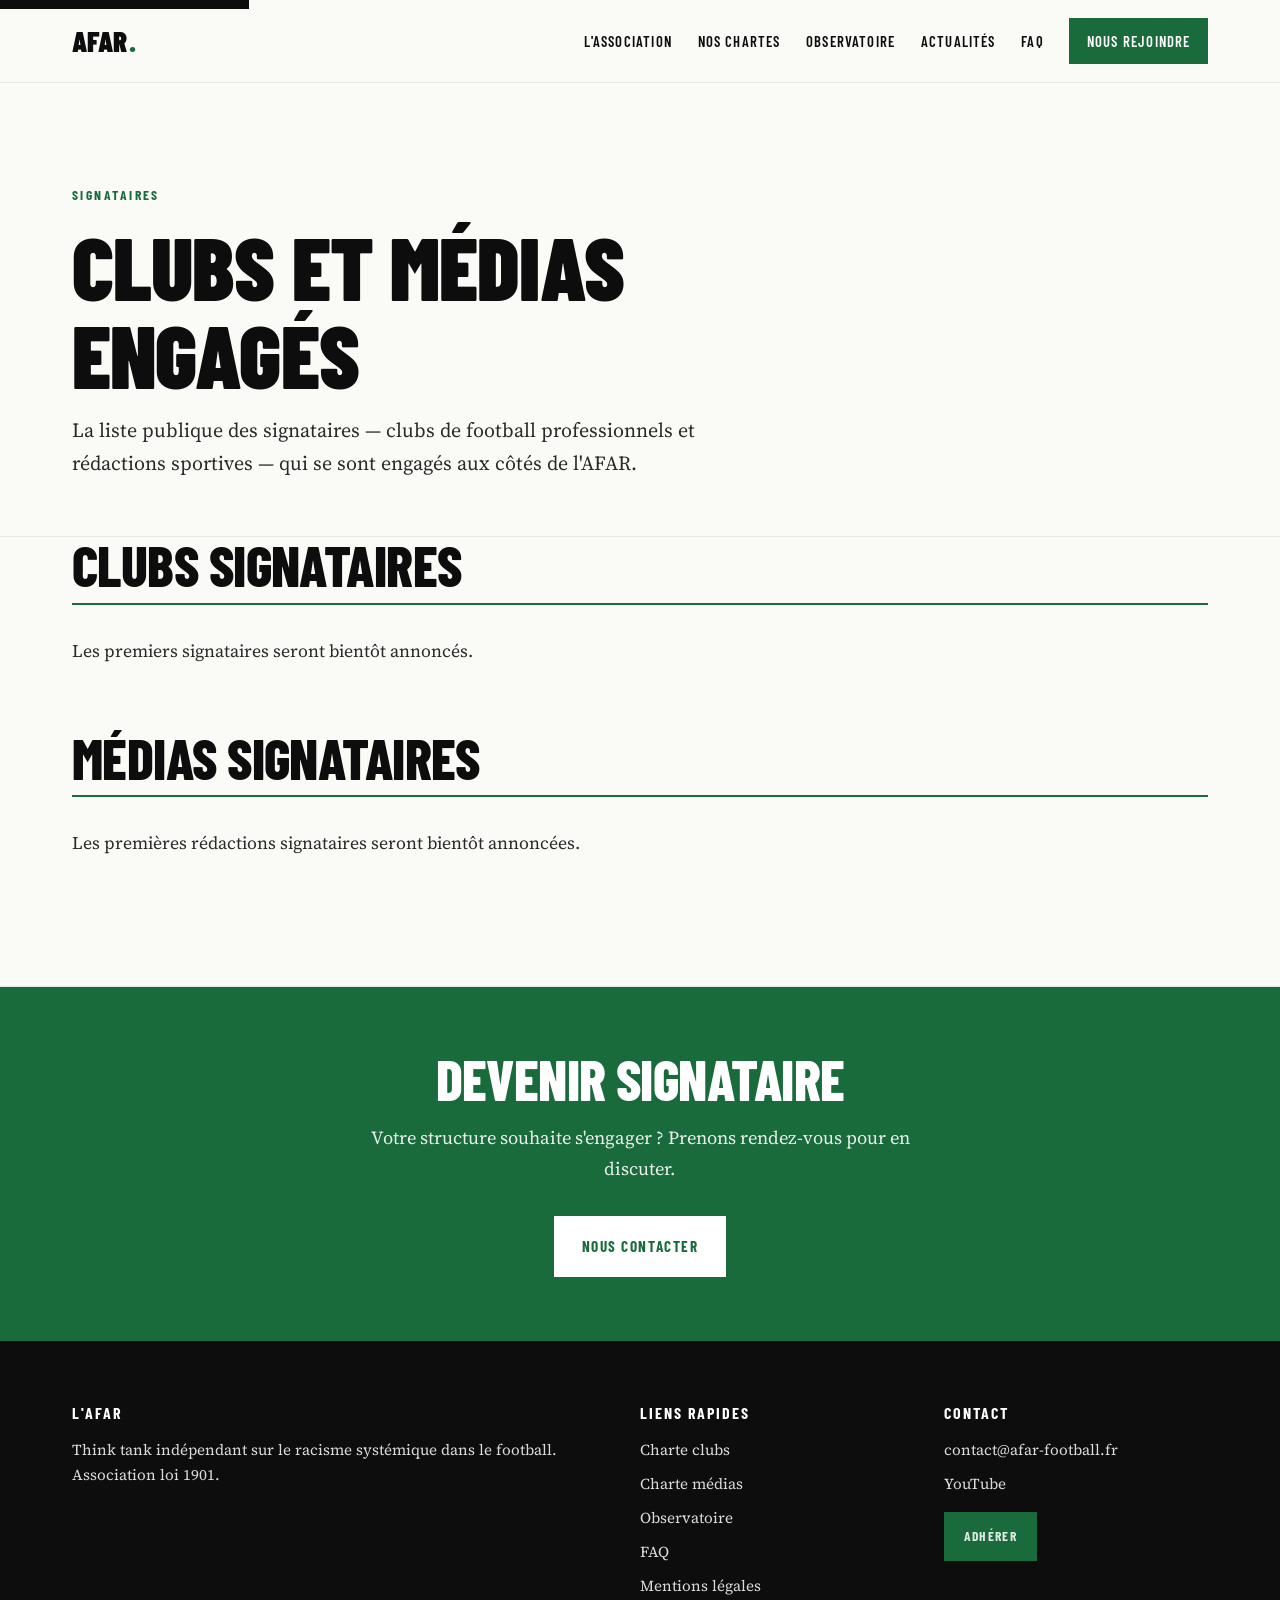
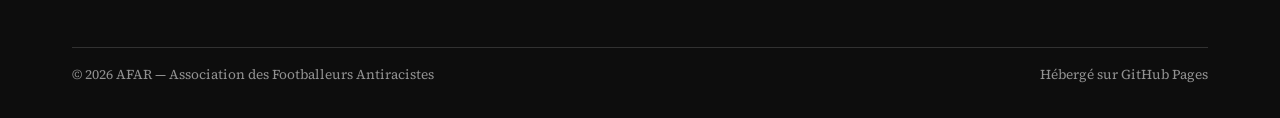
<file: signataires.html>
<!DOCTYPE html>
<html lang="fr">
<head>
  <meta charset="UTF-8">
  <meta name="viewport" content="width=device-width, initial-scale=1.0">
  <title>Signataires — Clubs et médias engagés contre le racisme</title>
  <meta name="description" content="Liste des clubs de football et rédactions sportives signataires des chartes AFAR contre le racisme et les discriminations.">
  <meta name="keywords" content="racisme football, antiracisme, antiraciste, AFAR, Association Footballeurs Antiracistes, insultes racistes, discriminations football, Vinicius, Lukaku, cris de singe, racisme dans le football français, lutte contre le racisme sport, observatoire racisme football">
  <meta name="author" content="AFAR — Association des Footballeurs Antiracistes">
  <meta name="robots" content="index, follow">
  <link rel="canonical" href="https://afar-football.fr/signataires.html">

  <meta property="og:title" content="Signataires — Clubs et médias engagés contre le racisme">
  <meta property="og:description" content="Liste des clubs de football et rédactions sportives signataires des chartes AFAR contre le racisme et les discriminations.">
  <meta property="og:type" content="website">
  <meta property="og:locale" content="fr_FR">
  <meta property="og:url" content="https://afar-football.fr/signataires.html">
  <meta property="og:site_name" content="AFAR — Association des Footballeurs Antiracistes">
  <meta property="og:image" content="https://afar-football.fr/img/og-default.jpg">

  <meta name="twitter:card" content="summary_large_image">
  <meta name="twitter:title" content="Signataires — Clubs et médias engagés contre le racisme">
  <meta name="twitter:description" content="Liste des clubs de football et rédactions sportives signataires des chartes AFAR contre le racisme et les discriminations.">
  <meta name="twitter:image" content="https://afar-football.fr/img/og-default.jpg">

  <link rel="preconnect" href="https://fonts.googleapis.com">
  <link rel="preconnect" href="https://fonts.gstatic.com" crossorigin>
  <link href="https://fonts.googleapis.com/css2?family=Barlow+Condensed:wght@600;700;800;900&family=Source+Serif+4:ital,wght@0,300;0,400;0,600;1,300;1,400&display=swap" rel="stylesheet">

  <style>
/* =========================================================
   AFAR — Association des Footballeurs Antiracistes
   Feuille de style principale
   ========================================================= */

/* --- Variables globales --- */
:root {
  /* Couleurs */
  --color-bg: #fafaf7;
  --color-bg-alt: #f5f5f5;
  --color-ink: #0d0d0d;
  --color-ink-soft: #2a2a2a;
  --color-muted: #767676;
  --color-line: #e8e8e8;
  --color-accent: #1a6b3c;          /* vert gazon profond — valeur v1 exacte */
  --color-accent-dark: #0f4526;
  --color-accent-light: #e8f5ee;
  --color-white: #ffffff;

  /* Typographies — alignées sur la v1 */
  --font-display: "Barlow Condensed", sans-serif;
  --font-serif: "Source Serif 4", Georgia, serif;
  --font-mono: "JetBrains Mono", ui-monospace, SFMono-Regular, monospace;

  /* Échelles */
  --max-width: 1200px;
  --max-width-read: 760px;
  --space-1: 0.5rem;
  --space-2: 1rem;
  --space-3: 2rem;
  --space-4: 2.5rem;
  --space-5: 4rem;
  --space-6: 6rem;
  --space-7: 8rem;

  /* Divers */
  --transition-fast: 160ms ease;
  --transition: 260ms cubic-bezier(.2,.7,.2,1);
  --radius-sm: 2px;
  --radius: 4px;
}

/* --- Reset doux --- */
*, *::before, *::after { box-sizing: border-box; }
html { scroll-behavior: smooth; -webkit-text-size-adjust: 100%; }
body {
  margin: 0;
  background: var(--color-bg);
  color: var(--color-ink);
  font-family: var(--font-serif);
  font-size: 18px;
  line-height: 1.65;
  font-weight: 400;
  -webkit-font-smoothing: antialiased;
  text-rendering: optimizeLegibility;
}
img, svg { display: block; max-width: 100%; height: auto; }
a { color: inherit; text-decoration: none; transition: color var(--transition-fast); }
a:hover { color: var(--color-accent); }
button { font: inherit; cursor: pointer; border: 0; background: none; color: inherit; }
ul, ol { padding-left: 1.2em; }
hr { border: 0; border-top: 1px solid var(--color-line); margin: var(--space-4) 0; }
main { display: block; }

/* --- Titres — réglages v1 exacts --- */
h1, h2, h3, h4 {
  font-family: var(--font-display);
  font-weight: 900;
  letter-spacing: -0.01em;
  line-height: 1;
  margin: 0 0 var(--space-2) 0;
  text-transform: uppercase;
}
h1 { font-size: clamp(2.8rem, 7vw, 5.5rem); font-weight: 900; }
h2 { font-size: clamp(2rem, 5vw, 3.5rem); font-weight: 800; }
h3 { font-size: clamp(1.4rem, 3vw, 2rem); font-weight: 700; }
h4 { font-size: 1.2rem; letter-spacing: 0.05em; font-weight: 700; }

p { margin: 0 0 var(--space-2) 0; }
p + p { margin-top: 0; }

.eyebrow {
  font-family: var(--font-display);
  font-weight: 700;
  text-transform: uppercase;
  letter-spacing: 0.18em;
  font-size: 0.85rem;
  color: var(--color-accent);
  margin-bottom: var(--space-2);
  display: inline-block;
}

/* --- Container --- */
.container {
  max-width: var(--max-width);
  margin: 0 auto;
  padding: 0 var(--space-3);
}
.container--narrow {
  max-width: var(--max-width-read);
  margin: 0 auto;
  padding: 0 var(--space-3);
}

/* =========================================================
   HEADER / NAVIGATION
   ========================================================= */
.site-header {
  position: sticky;
  top: 0;
  z-index: 100;
  background: var(--color-bg);
  border-bottom: 1px solid var(--color-line);
}
.site-header__inner {
  display: flex;
  align-items: center;
  justify-content: space-between;
  max-width: var(--max-width);
  margin: 0 auto;
  padding: 1.1rem var(--space-3);
}
.site-logo {
  font-family: var(--font-display);
  font-weight: 900;
  font-size: 1.8rem;
  letter-spacing: 0.005em;
  color: var(--color-ink);
  text-transform: uppercase;
  line-height: 1;
}
.site-logo::after {
  content: ".";
  color: var(--color-accent);
  margin-left: 1px;
}
.site-logo:hover { color: var(--color-ink); }

.main-nav { display: flex; align-items: center; gap: 1.6rem; }
.main-nav > ul {
  list-style: none;
  display: flex;
  gap: 1.6rem;
  padding: 0;
  margin: 0;
  align-items: center;
}
.main-nav a {
  font-family: var(--font-display);
  font-weight: 600;
  text-transform: uppercase;
  font-size: 0.92rem;
  letter-spacing: 0.08em;
  color: var(--color-ink);
  padding: 0.5rem 0;
  position: relative;
}
.main-nav a:hover { color: var(--color-accent); }
.main-nav .has-submenu { position: relative; }
.main-nav .submenu {
  display: none;
  position: absolute;
  top: 100%;
  left: 0;
  background: var(--color-white);
  border: 1px solid var(--color-line);
  min-width: 240px;
  padding: 0.6rem 0;
  list-style: none;
  margin: 0;
  box-shadow: 0 12px 32px rgba(0,0,0,.08);
}
.main-nav .has-submenu:hover .submenu,
.main-nav .has-submenu:focus-within .submenu { display: block; }
.main-nav .submenu li { display: block; }
.main-nav .submenu a {
  display: block;
  padding: 0.65rem 1.1rem;
  font-size: 0.82rem;
  letter-spacing: 0.06em;
}
.main-nav .submenu a:hover { background: var(--color-accent-light); color: var(--color-accent-dark); }

.btn-nav-cta {
  display: inline-block;
  background: var(--color-accent);
  color: var(--color-white) !important;
  padding: 0.7rem 1.1rem !important;
  font-family: var(--font-display);
  font-weight: 700;
  text-transform: uppercase;
  letter-spacing: 0.08em;
  font-size: 0.88rem;
  transition: background var(--transition-fast);
}
.btn-nav-cta:hover { background: var(--color-accent-dark); color: var(--color-white) !important; }

/* Burger mobile */
.burger {
  display: none;
  width: 42px;
  height: 42px;
  border: 1px solid var(--color-ink);
  align-items: center;
  justify-content: center;
  flex-direction: column;
  gap: 4px;
  background: transparent;
}
.burger span {
  display: block;
  width: 20px;
  height: 2px;
  background: var(--color-ink);
  transition: transform var(--transition), opacity var(--transition);
}
.burger.is-open span:nth-child(1) { transform: translateY(6px) rotate(45deg); }
.burger.is-open span:nth-child(2) { opacity: 0; }
.burger.is-open span:nth-child(3) { transform: translateY(-6px) rotate(-45deg); }

/* =========================================================
   BOUTONS
   ========================================================= */
.btn {
  display: inline-block;
  padding: 1rem 1.6rem;
  font-family: var(--font-display);
  font-weight: 700;
  text-transform: uppercase;
  letter-spacing: 0.1em;
  font-size: 0.95rem;
  border: 2px solid var(--color-ink);
  background: var(--color-ink);
  color: var(--color-white);
  transition: all var(--transition);
  cursor: pointer;
}
.btn:hover { background: var(--color-accent); border-color: var(--color-accent); color: var(--color-white); }
.btn--outline { background: transparent; color: var(--color-ink); }
.btn--outline:hover { background: var(--color-ink); color: var(--color-white); }
.btn--accent { background: var(--color-accent); border-color: var(--color-accent); }
.btn--accent:hover { background: var(--color-accent-dark); border-color: var(--color-accent-dark); color: var(--color-white); }
.btn--sm { padding: 0.7rem 1.1rem; font-size: 0.85rem; }

/* =========================================================
   HERO — copie pixel-pour-pixel de la v1
   ========================================================= */
.hero {
  background: var(--color-ink);
  color: var(--color-white);
  padding: var(--space-7) 0;
  position: relative;
  overflow: hidden;
  min-height: 80vh;
  display: flex;
  align-items: center;
}

.hero::before {
  content: '';
  position: absolute;
  inset: 0;
  background: repeating-linear-gradient(
    -45deg,
    transparent,
    transparent 40px,
    rgba(26, 107, 60, 0.04) 40px,
    rgba(26, 107, 60, 0.04) 41px
  );
}

.hero .container {
  position: relative;
  z-index: 2;
}

.hero-label {
  font-family: var(--font-display);
  font-size: 0.8rem;
  font-weight: 700;
  letter-spacing: 0.15em;
  text-transform: uppercase;
  color: var(--color-accent);
  margin-bottom: var(--space-2);
  display: block;
}

.hero h1 {
  color: var(--color-white);
  margin-bottom: var(--space-2);
  max-width: 900px;
}

.hero h1 em {
  font-style: normal;
  color: var(--color-accent);
}

.hero-subtitle {
  font-size: 1.2rem;
  font-weight: 300;
  color: rgba(255, 255, 255, 0.75);
  max-width: 600px;
  margin-bottom: var(--space-3);
  font-family: var(--font-serif);
}

.hero-actions {
  display: flex;
  gap: 1rem;
  flex-wrap: wrap;
}

.hero-img-placeholder {
  position: absolute;
  right: 0;
  top: 0;
  bottom: 0;
  width: 40%;
  background: var(--color-accent);
  opacity: 0.12;
  display: flex;
  align-items: center;
  justify-content: center;
  font-family: var(--font-display);
  font-size: 0.8rem;
  letter-spacing: 0.1em;
  text-transform: uppercase;
  color: var(--color-white);
}

/* Boutons adaptés au fond sombre du hero */
.hero .btn--accent {
  background: var(--color-accent);
  border-color: var(--color-accent);
  color: var(--color-white);
}
.hero .btn--accent:hover {
  background: var(--color-accent-dark);
  border-color: var(--color-accent-dark);
}
.hero .btn--outline {
  background: transparent;
  color: var(--color-white);
  border-color: var(--color-white);
}
.hero .btn--outline:hover {
  background: var(--color-white);
  color: var(--color-ink);
  border-color: var(--color-white);
}
/* =========================================================
   SECTIONS GÉNÉRIQUES
   ========================================================= */
.section {
  padding: var(--space-6) 0;
  border-bottom: 1px solid var(--color-line);
}
.section--dark {
  background: var(--color-ink);
  color: var(--color-white);
}
.section--dark h1, .section--dark h2, .section--dark h3 { color: var(--color-white); }
.section__header {
  max-width: var(--max-width-read);
  margin-bottom: var(--space-4);
}
.section__header p {
  font-size: 1.15rem;
  color: var(--color-ink-soft);
}

/* Lead paragraph */
.lead {
  font-size: 1.35rem;
  line-height: 1.5;
  color: var(--color-ink);
  margin-bottom: var(--space-3);
}

/* Prose text column */
.prose { max-width: var(--max-width-read); }
.prose p { font-size: 1.1rem; line-height: 1.7; margin-bottom: 1.2rem; }
.prose p:first-of-type::first-letter {
  font-family: var(--font-display);
  font-size: 3.6rem;
  float: left;
  line-height: 0.9;
  padding: 0.3rem 0.6rem 0 0;
  color: var(--color-accent);
}

/* =========================================================
   CHIFFRES CLÉS
   ========================================================= */
.stats {
  display: grid;
  grid-template-columns: repeat(4, 1fr);
  gap: 0;
  border-top: 1px solid var(--color-line);
  border-left: 1px solid var(--color-line);
  margin-top: var(--space-3);
}
.stat {
  border-right: 1px solid var(--color-line);
  border-bottom: 1px solid var(--color-line);
  padding: var(--space-4) var(--space-3);
  transition: background var(--transition);
}
.stat[role="link"]:hover, .stat a:hover { background: var(--color-accent-light); }
.stat__number {
  font-family: var(--font-display);
  font-weight: 900;
  font-size: clamp(2.8rem, 5vw, 4.2rem);
  line-height: 1;
  color: var(--color-accent);
  display: block;
  margin-bottom: 0.4rem;
}
.stat__label {
  font-size: 0.92rem;
  color: var(--color-ink-soft);
  line-height: 1.4;
}

/* =========================================================
   CARTES
   ========================================================= */
.cards {
  display: grid;
  grid-template-columns: repeat(3, 1fr);
  gap: var(--space-3);
}
.card {
  background: var(--color-white);
  border: 1px solid var(--color-line);
  padding: var(--space-3);
  transition: transform var(--transition), border-color var(--transition);
}
.card:hover {
  transform: translateY(-3px);
  border-color: var(--color-accent);
}
.card time {
  font-family: var(--font-display);
  font-weight: 700;
  font-size: 0.82rem;
  letter-spacing: 0.1em;
  color: var(--color-muted);
  text-transform: uppercase;
  display: block;
  margin-bottom: 0.5rem;
}
.card h3 { margin-bottom: 0.6rem; }
.card h3 a:hover { color: var(--color-accent); }
.card .source {
  font-size: 0.82rem;
  color: var(--color-muted);
  font-style: italic;
  margin-bottom: 0.6rem;
}
.card .extrait {
  font-size: 0.98rem;
  color: var(--color-ink-soft);
  margin-bottom: var(--space-2);
}
.card .lire-suite {
  font-family: var(--font-display);
  font-weight: 700;
  text-transform: uppercase;
  letter-spacing: 0.08em;
  font-size: 0.85rem;
  color: var(--color-accent);
}

/* Deux blocs charte */
.charte-duo {
  display: grid;
  grid-template-columns: 1fr 1fr;
  gap: var(--space-3);
}
.charte-block {
  padding: var(--space-4);
  background: var(--color-white);
  border: 1px solid var(--color-line);
  position: relative;
  overflow: hidden;
}
.charte-block::before {
  content: "";
  position: absolute;
  top: 0; left: 0;
  width: 6px; height: 100%;
  background: var(--color-accent);
}
.charte-block h3 { margin-bottom: 0.8rem; }
.charte-block p { margin-bottom: var(--space-3); color: var(--color-ink-soft); }

/* =========================================================
   BANNIÈRE CTA
   ========================================================= */
.cta-banner {
  background: var(--color-accent);
  color: var(--color-white);
  padding: var(--space-5) 0;
  text-align: center;
}
.cta-banner h2 { color: var(--color-white); margin-bottom: var(--space-2); }
.cta-banner p { font-size: 1.15rem; margin-bottom: var(--space-3); opacity: 0.9; max-width: 600px; margin-left: auto; margin-right: auto; }
.cta-banner .btn {
  background: var(--color-white);
  color: var(--color-accent);
  border-color: var(--color-white);
}
.cta-banner .btn:hover {
  background: var(--color-ink);
  color: var(--color-white);
  border-color: var(--color-ink);
}

/* =========================================================
   VALEURS / BLOCS ÉDITORIAUX
   ========================================================= */
.valeurs-grid {
  display: grid;
  grid-template-columns: repeat(2, 1fr);
  gap: 0;
  border-top: 1px solid var(--color-line);
  border-left: 1px solid var(--color-line);
}
.valeur {
  border-right: 1px solid var(--color-line);
  border-bottom: 1px solid var(--color-line);
  padding: var(--space-4) var(--space-3);
}
.valeur__num {
  font-family: var(--font-display);
  font-weight: 700;
  color: var(--color-accent);
  font-size: 1rem;
  letter-spacing: 0.14em;
  display: block;
  margin-bottom: 0.6rem;
}
.valeur h3 { margin-bottom: 1rem; }
.valeur p { color: var(--color-ink-soft); font-size: 1.02rem; }

/* =========================================================
   CHARTE — ENGAGEMENTS
   ========================================================= */
.engagements { margin-top: var(--space-4); }
.engagement {
  display: grid;
  grid-template-columns: 110px 1fr;
  gap: var(--space-3);
  padding: var(--space-4) 0;
  border-top: 1px solid var(--color-line);
}
.engagement:last-child { border-bottom: 1px solid var(--color-line); }
.engagement__num {
  font-family: var(--font-display);
  font-weight: 900;
  font-size: clamp(3rem, 6vw, 5rem);
  line-height: 0.9;
  color: var(--color-accent);
}
.engagement h3 { margin-bottom: var(--space-2); }
.engagement ul { padding-left: 1.1em; margin: var(--space-2) 0 0; }
.engagement li { margin-bottom: 0.5rem; color: var(--color-ink-soft); }
.engagement p { color: var(--color-ink-soft); }

/* Préambule encadré */
.preambule {
  background: var(--color-bg-alt);
  padding: var(--space-4);
  border-left: 4px solid var(--color-accent);
  margin: var(--space-4) 0;
  font-size: 1.05rem;
}

/* =========================================================
   ÉQUIPE — GRILLE DE PROFILS (anonymisée)
   ========================================================= */
.profils-grid {
  display: grid;
  grid-template-columns: repeat(4, 1fr);
  gap: 0;
  border-top: 1px solid var(--color-line);
  border-left: 1px solid var(--color-line);
  margin-top: var(--space-4);
}
.profil {
  border-right: 1px solid var(--color-line);
  border-bottom: 1px solid var(--color-line);
  padding: var(--space-3);
  min-height: 220px;
  display: flex;
  flex-direction: column;
  justify-content: space-between;
  transition: background var(--transition);
}
.profil:hover { background: var(--color-accent-light); }
.profil__num {
  font-family: var(--font-display);
  font-weight: 600;
  font-size: 0.85rem;
  color: var(--color-muted);
  letter-spacing: 0.14em;
}
.profil h3 {
  font-size: 1.3rem;
  margin: var(--space-2) 0;
  line-height: 1.05;
}
.profil p { font-size: 0.95rem; color: var(--color-ink-soft); margin: 0; }

/* =========================================================
   OBSERVATOIRE — COMPTEUR, COMITÉ, SOUTIENS
   ========================================================= */
.compteur {
  background: var(--color-ink);
  color: var(--color-white);
  padding: var(--space-5) var(--space-4);
  text-align: center;
  cursor: pointer;
  transition: background var(--transition);
  display: block;
}
.compteur:hover { background: var(--color-accent-dark); color: var(--color-white); }
.compteur__chiffre {
  font-family: var(--font-display);
  font-weight: 900;
  font-size: clamp(5rem, 14vw, 12rem);
  line-height: 0.9;
  color: var(--color-accent);
  display: block;
  margin-bottom: 1rem;
}
.compteur__chiffre.is-placeholder {
  /* Quand le compteur est vide, on dégrade gracieusement en gardant l'emplacement
     mais sans afficher un trait fin perdu dans le bloc noir. */
  font-size: clamp(2.5rem, 6vw, 4rem);
  letter-spacing: 0.4em;
  color: var(--color-muted);
  text-indent: 0.4em; /* compensation du letter-spacing pour rester centré */
}
.compteur__label {
  font-family: var(--font-display);
  font-weight: 700;
  text-transform: uppercase;
  letter-spacing: 0.12em;
  font-size: 1rem;
  max-width: 640px;
  margin: 0 auto;
  line-height: 1.4;
}
.compteur__note {
  font-family: var(--font-serif);
  font-size: 0.85rem;
  text-transform: none;
  letter-spacing: 0;
  color: var(--color-muted);
  margin-top: var(--space-2);
  font-style: italic;
}

.duo-grid {
  display: grid;
  grid-template-columns: 1fr 1fr;
  gap: var(--space-5);
}
.logo-grid {
  display: grid;
  grid-template-columns: repeat(4, 1fr);
  gap: var(--space-2);
  margin-top: var(--space-3);
}
.logo-placeholder {
  aspect-ratio: 3 / 2;
  border: 1px dashed var(--color-line);
  display: flex;
  align-items: center;
  justify-content: center;
  font-size: 0.78rem;
  color: var(--color-muted);
  letter-spacing: 0.06em;
  text-transform: uppercase;
  font-family: var(--font-display);
  font-weight: 600;
  background: var(--color-white);
}

/* Citations de soutien */
.citations-grid {
  display: grid;
  grid-template-columns: repeat(3, 1fr);
  gap: var(--space-3);
  margin-top: var(--space-3);
}
.citation {
  padding: var(--space-3);
  background: var(--color-bg-alt);
  border-left: 4px solid var(--color-accent);
}
.citation blockquote {
  margin: 0 0 var(--space-2) 0;
  font-family: var(--font-serif);
  font-size: 1.15rem;
  font-style: italic;
  line-height: 1.45;
  color: var(--color-ink);
}
.citation blockquote::before { content: "« "; color: var(--color-accent); }
.citation blockquote::after { content: " »"; color: var(--color-accent); }
.citation cite {
  font-family: var(--font-display);
  font-weight: 700;
  font-style: normal;
  text-transform: uppercase;
  letter-spacing: 0.1em;
  font-size: 0.82rem;
  color: var(--color-muted);
}

/* Événements */
.evenements-grid {
  display: grid;
  grid-template-columns: 1fr 1fr;
  gap: var(--space-5);
  margin-top: var(--space-3);
}
.evenement-col h3 { margin-bottom: var(--space-3); border-bottom: 2px solid var(--color-accent); padding-bottom: 0.5rem; }
.evenement {
  padding: var(--space-2) 0;
  border-bottom: 1px solid var(--color-line);
}
.evenement time {
  font-family: var(--font-display);
  font-weight: 700;
  text-transform: uppercase;
  letter-spacing: 0.1em;
  font-size: 0.85rem;
  color: var(--color-accent);
  display: block;
  margin-bottom: 0.3rem;
}
.evenement h4 { text-transform: none; font-family: var(--font-serif); font-weight: 600; font-size: 1.05rem; margin-bottom: 0.3rem; }
.evenement p { font-size: 0.92rem; color: var(--color-ink-soft); margin: 0; }

/* =========================================================
   FORMULAIRES
   ========================================================= */
.form {
  max-width: var(--max-width-read);
  margin: 0;
}
.form__row { margin-bottom: var(--space-2); }
.form__row--duo { display: grid; grid-template-columns: 1fr 1fr; gap: var(--space-2); margin-bottom: var(--space-2); }
.form label {
  display: block;
  font-family: var(--font-display);
  font-weight: 600;
  text-transform: uppercase;
  letter-spacing: 0.08em;
  font-size: 0.82rem;
  margin-bottom: 0.4rem;
  color: var(--color-ink);
}
.form input[type="text"],
.form input[type="email"],
.form input[type="date"],
.form select,
.form textarea {
  width: 100%;
  padding: 0.85rem 1rem;
  background: var(--color-white);
  border: 1px solid var(--color-line);
  font-family: var(--font-serif);
  font-size: 1rem;
  color: var(--color-ink);
  transition: border-color var(--transition-fast);
}
.form input:focus, .form select:focus, .form textarea:focus {
  outline: 2px solid var(--color-accent);
  outline-offset: 1px;
  border-color: var(--color-accent);
}
.form textarea { min-height: 140px; resize: vertical; }
.form button[type="submit"] { margin-top: var(--space-2); }
.form .note {
  font-size: 0.88rem;
  color: var(--color-muted);
  font-style: italic;
  border-left: 3px solid var(--color-accent);
  padding-left: 1rem;
  margin-bottom: var(--space-3);
}
.form .honeypot { display: none !important; }

/* FAQ accordéon */
.faq-list { max-width: var(--max-width-read); margin-top: var(--space-3); }
.faq-item { border-top: 1px solid var(--color-ink); }
.faq-item:last-child { border-bottom: 1px solid var(--color-ink); }
.faq-question {
  width: 100%;
  text-align: left;
  padding: var(--space-3) 0;
  display: flex;
  justify-content: space-between;
  align-items: center;
  gap: var(--space-2);
  font-family: var(--font-display);
  font-weight: 800;
  text-transform: uppercase;
  letter-spacing: 0.04em;
  font-size: 1.1rem;
  color: var(--color-ink);
  transition: color var(--transition);
}
.faq-question:hover { color: var(--color-accent); }
.faq-question .plus {
  font-size: 1.6rem;
  color: var(--color-accent);
  transition: transform var(--transition);
  flex-shrink: 0;
}
.faq-item.is-open .plus { transform: rotate(45deg); }
.faq-answer {
  max-height: 0;
  overflow: hidden;
  transition: max-height var(--transition);
}
.faq-answer__inner {
  padding: 0 0 var(--space-3);
  font-size: 1.05rem;
  color: var(--color-ink-soft);
  line-height: 1.65;
}

/* Bloc YouTube */
.youtube-block {
  background: var(--color-ink);
  color: var(--color-white);
  padding: var(--space-4);
  display: flex;
  justify-content: space-between;
  align-items: center;
  gap: var(--space-3);
  margin-bottom: var(--space-5);
  flex-wrap: wrap;
}
.youtube-block__text h3 { color: var(--color-white); margin-bottom: 0.4rem; }
.youtube-block__text p { margin: 0; color: rgba(255,255,255,0.75); font-size: 1rem; }

/* Loading / erreur flux */
.feed-state {
  padding: var(--space-3);
  text-align: center;
  color: var(--color-muted);
  font-style: italic;
  background: var(--color-bg-alt);
  grid-column: 1 / -1;
}

/* =========================================================
   FOOTER
   ========================================================= */
.site-footer {
  background: var(--color-ink);
  color: rgba(255,255,255,0.85);
  padding: var(--space-5) 0 var(--space-3);
  font-size: 0.95rem;
}
.site-footer a { color: rgba(255,255,255,0.85); }
.site-footer a:hover { color: var(--color-accent); }
.site-footer h4 {
  color: var(--color-white);
  margin-bottom: var(--space-2);
  font-size: 1rem;
  letter-spacing: 0.12em;
}
.footer-grid {
  display: grid;
  grid-template-columns: 2fr 1fr 1fr;
  gap: var(--space-4);
  margin-bottom: var(--space-4);
}
.footer-grid ul { list-style: none; padding: 0; margin: 0; }
.footer-grid li { margin-bottom: 0.55rem; }
.footer-bottom {
  border-top: 1px solid rgba(255,255,255,0.15);
  padding-top: var(--space-2);
  display: flex;
  justify-content: space-between;
  align-items: center;
  font-size: 0.85rem;
  color: rgba(255,255,255,0.55);
  flex-wrap: wrap;
  gap: 0.5rem;
}
.social-links { display: flex; gap: 0.8rem; margin-top: var(--space-2); }
.social-links a {
  font-family: var(--font-display);
  font-weight: 700;
  text-transform: uppercase;
  letter-spacing: 0.08em;
  font-size: 0.82rem;
  padding: 0.5rem 0.9rem;
  border: 1px solid rgba(255,255,255,0.3);
  transition: all var(--transition-fast);
}
.social-links a:hover { background: var(--color-accent); border-color: var(--color-accent); color: var(--color-white); }

/* =========================================================
   PAGE TITRE (header de page intérieure)
   ========================================================= */
.page-header {
  padding: var(--space-6) 0 var(--space-4);
  border-bottom: 1px solid var(--color-line);
}
.page-header__inner { max-width: var(--max-width-read); }
.page-header h1 { margin-bottom: var(--space-2); }
.page-header p.subtitle {
  font-size: 1.25rem;
  color: var(--color-ink-soft);
  max-width: 640px;
}

/* Navigation de bas de page (fil d'Ariane interne) */
.page-nav {
  display: flex;
  gap: var(--space-3);
  padding: var(--space-3) 0;
  font-family: var(--font-display);
  font-weight: 600;
  text-transform: uppercase;
  letter-spacing: 0.08em;
  font-size: 0.85rem;
  border-top: 1px solid var(--color-line);
  flex-wrap: wrap;
}
.page-nav a { color: var(--color-accent); }
.page-nav a:hover { color: var(--color-ink); }

/* =========================================================
   FADE-IN SCROLL
   ========================================================= */
.fade-in {
  opacity: 0;
  transform: translateY(20px);
  transition: opacity 600ms ease, transform 600ms ease;
}
.fade-in.is-visible {
  opacity: 1;
  transform: translateY(0);
}

/* =========================================================
   UTILITAIRES
   ========================================================= */
.text-center { text-align: center; }
.mb-0 { margin-bottom: 0 !important; }
.mt-0 { margin-top: 0 !important; }
.visually-hidden {
  position: absolute;
  width: 1px; height: 1px;
  padding: 0; margin: -1px;
  overflow: hidden; clip: rect(0,0,0,0);
  white-space: nowrap; border: 0;
}
.sr-skip {
  position: absolute;
  top: -40px;
  left: 0;
  background: var(--color-ink);
  color: var(--color-white);
  padding: 0.6rem 1rem;
  z-index: 200;
  transition: top var(--transition);
}
.sr-skip:focus { top: 0; }


/* === RESPONSIVE === */

/* =========================================================
   AFAR — Responsive
   ========================================================= */

/* ----- Tablette ----- */
@media (max-width: 960px) {
  body { font-size: 17px; }

  .hero__grid { grid-template-columns: 1fr; gap: var(--space-4); }
  .hero__placeholder { aspect-ratio: 16 / 9; }

  .stats { grid-template-columns: repeat(2, 1fr); }
  .cards { grid-template-columns: repeat(2, 1fr); }
  .charte-duo { grid-template-columns: 1fr; }

  .valeurs-grid { grid-template-columns: 1fr; }
  .profils-grid { grid-template-columns: repeat(2, 1fr); }

  .duo-grid { grid-template-columns: 1fr; gap: var(--space-4); }
  .logo-grid { grid-template-columns: repeat(3, 1fr); }
  .citations-grid { grid-template-columns: 1fr 1fr; }
  .evenements-grid { grid-template-columns: 1fr; gap: var(--space-4); }

  .footer-grid { grid-template-columns: 1fr 1fr; }

  .engagement { grid-template-columns: 80px 1fr; gap: var(--space-2); }
  .engagement__num { font-size: 3rem; }
}

/* ----- Mobile ----- */
@media (max-width: 640px) {
  :root {
    --space-5: 3rem;
    --space-6: 4rem;
    --space-7: 5rem;
  }
  body { font-size: 16px; }

  /* Navigation mobile */
  .burger { display: flex; }
  .main-nav {
    position: fixed;
    top: 63px;
    left: 0; right: 0;
    background: var(--color-bg);
    border-top: 1px solid var(--color-line);
    height: calc(100vh - 63px);
    max-height: 0;
    overflow: hidden;
    transition: max-height var(--transition);
    flex-direction: column;
    align-items: stretch;
    gap: 0;
    padding: 0;
  }
  .main-nav.is-open {
    max-height: calc(100vh - 63px);
    overflow-y: auto;
    padding: var(--space-2) 0;
  }
  .main-nav > ul {
    flex-direction: column;
    gap: 0;
    width: 100%;
  }
  .main-nav > ul > li {
    width: 100%;
    border-bottom: 1px solid var(--color-line);
  }
  .main-nav a {
    display: block;
    padding: 1rem var(--space-3);
    font-size: 1rem;
  }
  .main-nav .submenu {
    display: block;
    position: static;
    background: var(--color-bg-alt);
    border: 0;
    box-shadow: none;
    min-width: 0;
    padding: 0;
  }
  .main-nav .submenu a {
    padding: 0.75rem var(--space-3) 0.75rem var(--space-4);
    font-size: 0.88rem;
  }
  .btn-nav-cta {
    margin: var(--space-2) var(--space-3) !important;
    display: block !important;
    text-align: center;
  }

  .hero { padding: var(--space-5) 0 var(--space-4); }
  .hero__ctas { flex-direction: column; align-items: stretch; }
  .hero__ctas .btn { text-align: center; }

  .stats { grid-template-columns: 1fr; }
  .cards { grid-template-columns: 1fr; }
  .profils-grid { grid-template-columns: 1fr; }
  .logo-grid { grid-template-columns: repeat(2, 1fr); }
  .citations-grid { grid-template-columns: 1fr; }

  .footer-grid { grid-template-columns: 1fr; gap: var(--space-3); }
  .footer-bottom { flex-direction: column; align-items: flex-start; }

  .engagement { grid-template-columns: 60px 1fr; }
  .engagement__num { font-size: 2.4rem; }

  .section { padding: var(--space-5) 0; }
  .prose p:first-of-type::first-letter { font-size: 2.8rem; }

  .form__row--duo { grid-template-columns: 1fr; }

  .youtube-block { flex-direction: column; align-items: flex-start; text-align: left; }
}

/* ----- Très petit écran ----- */
@media (max-width: 400px) {
  .container, .container--narrow { padding: 0 var(--space-2); }
}

/* ----- Préfère les animations réduites ----- */
@media (prefers-reduced-motion: reduce) {
  *, *::before, *::after {
    animation-duration: 0.01ms !important;
    animation-iteration-count: 1 !important;
    transition-duration: 0.01ms !important;
    scroll-behavior: auto !important;
  }
  .fade-in { opacity: 1; transform: none; }
}

  </style>
<style>/* Éléments « à venir » masqués provisoirement : attribut hidden */ [hidden]{display:none !important;}</style>
</head>
<body>
<a class="sr-skip" href="#main">Aller au contenu principal</a>

<header class="site-header">
  <div class="site-header__inner">
    <a href="index.html" class="site-logo" aria-label="AFAR — retour à l'accueil">AFAR</a>
    <button class="burger" aria-label="Ouvrir le menu" aria-expanded="false" aria-controls="main-nav">
      <span></span><span></span><span></span>
    </button>
    <nav class="main-nav" id="main-nav" aria-label="Navigation principale">
      <ul>
        <li class="has-submenu">
          <a href="qui-sommes-nous.html">L'association</a>
          <ul class="submenu">
            <li><a href="qui-sommes-nous.html">Qui sommes-nous</a></li>
            <li><a href="nos-valeurs.html">Nos valeurs</a></li>
            <li><a href="notre-equipe.html">Notre équipe</a></li>
          </ul>
        </li>
        <li class="has-submenu">
          <a href="charte-clubs.html">Nos chartes</a>
          <ul class="submenu">
            <li><a href="charte-clubs.html">Charte clubs</a></li>
            <li><a href="charte-medias.html">Charte médias</a></li>
            <li><a href="signataires.html">Signataires</a></li>
          </ul>
        </li>
        <li><a href="observatoire.html">Observatoire</a></li>
        <li><a href="actualites.html">Actualités</a></li>
        <li><a href="faq.html">FAQ</a></li>
        <li><a href="contact.html" class="btn-nav-cta">Nous rejoindre</a></li>
      </ul>
    </nav>
  </div>
</header>

<main id="main">

  <section class="page-header">
    <div class="container">
      <div class="page-header__inner fade-in">
        <span class="eyebrow">Signataires</span>
        <h1>Clubs et médias engagés</h1>
        <p class="subtitle">La liste publique des signataires — clubs de football professionnels et rédactions sportives — qui se sont engagés aux côtés de l'AFAR.</p>
      </div>
    </div>
  </section>

  <section class="section" style="padding-top: 0;">
    <div class="container">

      <div class="fade-in" style="margin-bottom: var(--space-5);">
        <h2 style="border-bottom: 2px solid var(--color-accent); padding-bottom: 0.6rem; margin-bottom: var(--space-3);">Clubs signataires</h2>
        <p style="font-size: 1.1rem; color: var(--color-ink-soft); margin-bottom: var(--space-3);">Les premiers signataires seront bientôt annoncés.</p>
        <!-- À VENIR — masqué provisoirement. Pour réafficher : supprimer le mot « hidden » ci-dessous et remplacer les cases par les logos -->
        <div class="logo-grid" hidden>
          <div class="logo-placeholder">[ Logo à venir ]</div>
          <div class="logo-placeholder">[ Logo à venir ]</div>
          <div class="logo-placeholder">[ Logo à venir ]</div>
          <div class="logo-placeholder">[ Logo à venir ]</div>
        </div>
      </div>

      <div class="fade-in">
        <h2 style="border-bottom: 2px solid var(--color-accent); padding-bottom: 0.6rem; margin-bottom: var(--space-3);">Médias signataires</h2>
        <p style="font-size: 1.1rem; color: var(--color-ink-soft); margin-bottom: var(--space-3);">Les premières rédactions signataires seront bientôt annoncées.</p>
        <!-- À VENIR — masqué provisoirement. Pour réafficher : supprimer le mot « hidden » ci-dessous et remplacer les cases par les logos -->
        <div class="logo-grid" hidden>
          <div class="logo-placeholder">[ Logo à venir ]</div>
          <div class="logo-placeholder">[ Logo à venir ]</div>
          <div class="logo-placeholder">[ Logo à venir ]</div>
          <div class="logo-placeholder">[ Logo à venir ]</div>
        </div>
      </div>

    </div>
  </section>

</main>

<section class="cta-banner">
  <div class="container">
    <h2>Devenir signataire</h2>
    <p>Votre structure souhaite s'engager ? Prenons rendez-vous pour en discuter.</p>
    <a href="contact.html" class="btn">Nous contacter</a>
  </div>
</section>
<footer class="site-footer">
  <div class="container">
    <div class="footer-grid">
      <div>
        <h4>L'AFAR</h4>
        <p>Think tank indépendant sur le racisme systémique dans le football. Association loi 1901.</p>
      </div>
      <div>
        <h4>Liens rapides</h4>
        <ul>
          <li><a href="charte-clubs.html">Charte clubs</a></li>
          <li><a href="charte-medias.html">Charte médias</a></li>
          <li><a href="observatoire.html">Observatoire</a></li>
          <li><a href="faq.html">FAQ</a></li>
          <li><a href="mentions-legales.html">Mentions légales</a></li>
        </ul>
      </div>
      <div>
        <h4>Contact</h4>
        <ul>
          <li><a href="mailto:contact@afar-football.fr">contact@afar-football.fr</a></li>
          <li><a href="https://youtube.com/@AFAR-Football" target="_blank" rel="noopener">YouTube</a></li>
        </ul>
        <p style="margin-top: 1rem;"><a href="contact.html" class="btn btn--sm btn--accent">Adhérer</a></p>
      </div>
    </div>
    <div class="footer-bottom">
      <span>© 2026 AFAR — Association des Footballeurs Antiracistes</span>
      <span>Hébergé sur GitHub Pages</span>
    </div>
  </div>
</footer>

  <script>
/* =========================================================
   AFAR — Script principal
   Navigation mobile, accordéon FAQ, animations scroll,
   compteur observatoire, flux RSS Google Alerts.
   ========================================================= */

/* -----------------------------------------------------------
   CONFIGURATION
   ----------------------------------------------------------- */

/* MODE COMPTEUR
   - "auto" : le compteur est calculé à partir du flux RSS (recommandé)
   - "manuel" : le compteur affiche la valeur ci-dessous (forcer si besoin)
   - "off"   : affiche le placeholder "• • •" en attendant
*/
const AFAR_COMPTEUR_MODE = "auto";

/* Valeur manuelle utilisée uniquement si AFAR_COMPTEUR_MODE === "manuel" */
const AFAR_COMPTEUR_INCIDENTS = null;

/* Date de départ du compteur (au format ISO).
   Tout article publié AVANT cette date est ignoré. */
const AFAR_COMPTEUR_DEPUIS = "2026-01-01";

/* Veille médiatique.
   Les articles sont collectés toutes les 3 heures par GitHub (Actions > « Veille médiatique »)
   et enregistrés dans data/veille.json. Sources, recherches et mots-clés :
   data/veille-config.json (modifiable sur GitHub).
*/
const AFAR_VEILLE_URL = "data/veille.json";
const AFAR_RSS_FEEDS = {
  incidents: AFAR_VEILLE_URL + "#incidents",
  mentions:  AFAR_VEILLE_URL + "#mentions"
};

/* Liste de secours : la liste de référence est dans data/veille-config.json.
   Mots-clés pour filtrer les incidents racistes UNIQUEMENT
   (le flux global capture aussi sexisme et discrimination, mais le compteur de la
   page d'accueil et de l'observatoire ne compte QUE les actes racistes).
   La vérification est faite dans le titre + le résumé. */
const AFAR_MOTS_RACISME = [
  "racis", "racial", "raciaux", "négrophob", "négritude",
  "cri de singe", "cris de singe", "banane", "bananes",
  "antiracis", "couleur de peau", "discrimination racial"
];

/* Proxy RSS → JSON (RSS2JSON — plan gratuit, 10 000 req/jour). */
const RSS2JSON_ENDPOINT = "https://api.rss2json.com/v1/api.json?rss_url=";

/* Clé API rss2json (optionnelle).
   Si vous avez créé un compte gratuit sur https://rss2json.com,
   collez votre clé ici pour des résultats plus stables (10 000 req/jour).
   Sans clé, on bascule automatiquement sur le proxy de secours. */
const RSS2JSON_KEY = "";

/* Proxies CORS de fallback — testés dans l'ordre, le premier qui répond gagne. */
const CORS_PROXIES = [
  "https://api.allorigins.win/raw?url=",
  "https://corsproxy.io/?",
  "https://api.codetabs.com/v1/proxy?quest="
];

/* Cache client (TTL 30 min). */
const RSS_CACHE_TTL = 30 * 60 * 1000;

/* -----------------------------------------------------------
   1. Navigation mobile (hamburger)
   ----------------------------------------------------------- */
function initNavMobile() {
  const burger = document.querySelector(".burger");
  const nav = document.querySelector(".main-nav");
  if (!burger || !nav) return;

  burger.addEventListener("click", () => {
    const isOpen = nav.classList.toggle("is-open");
    burger.classList.toggle("is-open", isOpen);
    burger.setAttribute("aria-expanded", isOpen ? "true" : "false");
  });

  // Fermer la nav quand on clique sur un lien
  nav.querySelectorAll("a").forEach(link => {
    link.addEventListener("click", () => {
      nav.classList.remove("is-open");
      burger.classList.remove("is-open");
      burger.setAttribute("aria-expanded", "false");
    });
  });
}

/* -----------------------------------------------------------
   2. Accordéon FAQ
   ----------------------------------------------------------- */
function initFaq() {
  const items = document.querySelectorAll(".faq-item");
  items.forEach(item => {
    const btn = item.querySelector(".faq-question");
    const answer = item.querySelector(".faq-answer");
    if (!btn || !answer) return;

    btn.setAttribute("aria-expanded", "false");
    btn.addEventListener("click", () => {
      const isOpen = item.classList.toggle("is-open");
      btn.setAttribute("aria-expanded", isOpen ? "true" : "false");
      answer.style.maxHeight = isOpen ? answer.scrollHeight + "px" : "0";
    });
  });
}

/* -----------------------------------------------------------
   3. Fade-in au scroll (IntersectionObserver)
   ----------------------------------------------------------- */
function initFadeIn() {
  const nodes = document.querySelectorAll(".fade-in");
  if (!("IntersectionObserver" in window) || nodes.length === 0) {
    nodes.forEach(n => n.classList.add("is-visible"));
    return;
  }
  const obs = new IntersectionObserver((entries) => {
    entries.forEach(entry => {
      if (entry.isIntersecting) {
        entry.target.classList.add("is-visible");
        obs.unobserve(entry.target);
      }
    });
  }, { threshold: 0.12, rootMargin: "0px 0px -60px 0px" });
  nodes.forEach(n => obs.observe(n));
}

/* -----------------------------------------------------------
   4. Compteur incidents observatoire
   ----------------------------------------------------------- */

/* Affiche une valeur (numérique) ou le placeholder. */
function afficherCompteur(valeur, noteText) {
  const nodes = document.querySelectorAll("[data-compteur]");
  const isPlaceholder = (valeur === null || valeur === undefined);
  nodes.forEach(node => {
    if (isPlaceholder) {
      node.textContent = "• • •";
      node.classList.add("is-placeholder");
    } else {
      node.textContent = new Intl.NumberFormat("fr-FR").format(valeur);
      node.classList.remove("is-placeholder");
    }
  });

  const notes = document.querySelectorAll("[data-compteur-note]");
  notes.forEach(n => {
    if (noteText) {
      n.textContent = noteText;
      n.style.display = "block";
    } else {
      n.style.display = "none";
    }
  });
}

/* Filtre : un article relève-t-il du racisme ? */
function estIncidentRaciste(item) {
  if (typeof item.raciste === "boolean") return item.raciste; // calculé par la veille
  const haystack = ((item.title || "") + " " + (item.description || "")).toLowerCase();
  return AFAR_MOTS_RACISME.some(kw => haystack.includes(kw.toLowerCase()));
}

/* Filtre : article publié depuis la date de départ ? */
function estApresDateDepart(item) {
  if (!item.pubDate) return false;
  const d = new Date(item.pubDate);
  if (isNaN(d)) return false;
  return d >= new Date(AFAR_COMPTEUR_DEPUIS);
}

/* Dédoublonnage approximatif par similarité de titre (Jaccard sur les mots significatifs).
   Deux articles dont les titres partagent ≥ 60 % de mots significatifs sont considérés
   comme couvrant le même incident. */
function motsSignificatifs(titre) {
  const stopWords = new Set([
    "le","la","les","un","une","des","du","de","d","l","et","ou","à","a","au","aux",
    "en","dans","par","pour","sur","sous","vers","avec","sans","ce","cet","cette",
    "ces","son","sa","ses","leur","leurs","mon","ma","mes","est","sont","être","été",
    "qui","que","quoi","dont","où","ne","pas","plus","si","mais","car","donc","or",
    "que","quel","quelle"
  ]);
  return new Set(
    (titre || "").toLowerCase()
      .replace(/[^\w\sàâäéèêëîïôöùûüÿç-]/g, " ")
      .split(/\s+/)
      .filter(w => w.length > 3 && !stopWords.has(w))
  );
}

function tauxSimilarite(t1, t2) {
  const s1 = motsSignificatifs(t1);
  const s2 = motsSignificatifs(t2);
  if (s1.size === 0 || s2.size === 0) return 0;
  let inter = 0;
  s1.forEach(w => { if (s2.has(w)) inter++; });
  const union = s1.size + s2.size - inter;
  return union === 0 ? 0 : inter / union;
}

function dedoublonnerIncidents(items) {
  const result = [];
  for (const item of items) {
    const isDuplicate = result.some(kept => tauxSimilarite(item.title, kept.title) >= 0.6);
    if (!isDuplicate) result.push(item);
  }
  return result;
}

/* Compteur — orchestration complète */
async function initCompteur() {
  const nodes = document.querySelectorAll("[data-compteur]");
  if (nodes.length === 0) return;

  // Mode off
  if (AFAR_COMPTEUR_MODE === "off") {
    afficherCompteur(null, "Compteur en cours d'initialisation.");
    return;
  }

  // Mode manuel
  if (AFAR_COMPTEUR_MODE === "manuel") {
    afficherCompteur(AFAR_COMPTEUR_INCIDENTS, null);
    return;
  }

  // Mode auto — pas de flux configuré : placeholder
  if (!AFAR_RSS_FEEDS.incidents) {
    afficherCompteur(null, "Compteur en cours d'initialisation.");
    return;
  }

  // Affiche un état intermédiaire pendant le chargement
  afficherCompteur(null, "Calcul en cours…");

  try {
    const items = await fetchFeed(AFAR_RSS_FEEDS.incidents);
    const filtres = items
      .filter(estApresDateDepart)
      .filter(estIncidentRaciste);
    const uniques = dedoublonnerIncidents(filtres);
    const total = uniques.length;
    const dateDepart = new Date(AFAR_COMPTEUR_DEPUIS).toLocaleDateString("fr-FR", {
      day: "numeric", month: "long", year: "numeric"
    });
    afficherCompteur(total, `Estimation issue de la veille médiatique automatisée depuis le ${dateDepart}. Mise à jour en continu.`);
  } catch (err) {
    afficherCompteur(null, "Compteur indisponible — veille en cours d'actualisation.");
  }
}

/* -----------------------------------------------------------
   5. Flux RSS Google Alerts
   ----------------------------------------------------------- */

/* Cache via sessionStorage */
function cacheGet(key) {
  try {
    const raw = sessionStorage.getItem(key);
    if (!raw) return null;
    const data = JSON.parse(raw);
    if (Date.now() - data.timestamp > RSS_CACHE_TTL) return null;
    return data.items;
  } catch { return null; }
}
function cacheSet(key, items) {
  try {
    sessionStorage.setItem(key, JSON.stringify({ timestamp: Date.now(), items }));
  } catch {}
}

/* Parsing d'un flux Atom/RSS au format XML brut (DOMParser natif).
   Compatible avec les flux Google Alerts (Atom) et la plupart des flux RSS 2.0. */
function parseFeedXml(xmlText) {
  const parser = new DOMParser();
  const doc = parser.parseFromString(xmlText, "application/xml");

  // Erreur de parsing ?
  if (doc.querySelector("parsererror")) return [];

  // Format Atom (Google Alerts) — utilise <entry>
  let entries = Array.from(doc.querySelectorAll("entry"));
  if (entries.length > 0) {
    return entries.map(entry => {
      const titleEl = entry.querySelector("title");
      const linkEl = entry.querySelector("link[href]");
      const contentEl = entry.querySelector("content") || entry.querySelector("summary");
      const pubEl = entry.querySelector("published") || entry.querySelector("updated");
      const link = linkEl ? linkEl.getAttribute("href") : "#";
      // Google Alerts encapsule l'URL réelle dans un paramètre "url=" du redirect
      let realLink = link;
      try {
        const u = new URL(link);
        const innerUrl = u.searchParams.get("url");
        if (innerUrl) realLink = innerUrl;
      } catch (e) { /* ignore */ }
      return {
        title: titleEl ? stripHtml(titleEl.textContent) : "Sans titre",
        link: realLink,
        description: contentEl ? stripHtml(contentEl.textContent).slice(0, 200) : "",
        pubDate: pubEl ? pubEl.textContent : null,
        source: extractSource(realLink)
      };
    });
  }

  // Format RSS 2.0 — utilise <item>
  entries = Array.from(doc.querySelectorAll("item"));
  return entries.map(item => {
    const get = (sel) => {
      const el = item.querySelector(sel);
      return el ? el.textContent : "";
    };
    return {
      title: stripHtml(get("title")) || "Sans titre",
      link: get("link") || "#",
      description: stripHtml(get("description")).slice(0, 200),
      pubDate: get("pubDate"),
      source: extractSource(get("link"))
    };
  });
}

/* Récupérer et parser un flux — stratégie multi-fallback. */
/* Lecture de la veille collectée par GitHub (même site : pas de proxy). */
let veillePromise = null;
async function chargerVeille() {
  if (!veillePromise) {
    const v = Math.floor(Date.now() / 600000); // contourne le cache toutes les 10 min
    veillePromise = fetch(AFAR_VEILLE_URL + "?v=" + v).then(r => {
      if (!r.ok) throw new Error("veille indisponible");
      return r.json();
    });
  }
  return veillePromise;
}

async function fetchFeed(rssUrl) {
  if (!rssUrl) return [];
  if (rssUrl.startsWith(AFAR_VEILLE_URL + "#")) {
    const data = await chargerVeille();
    return (data[rssUrl.split("#")[1]] || []).map(it => ({ ...it, description: it.description || "" }));
  }
  const cacheKey = "afar_feed_" + rssUrl;
  const cached = cacheGet(cacheKey);
  if (cached) return cached;

  // Stratégie 1 : rss2json (avec clé API si disponible)
  if (RSS2JSON_KEY) {
    try {
      const url = RSS2JSON_ENDPOINT + encodeURIComponent(rssUrl) + "&api_key=" + encodeURIComponent(RSS2JSON_KEY);
      const res = await fetch(url);
      if (res.ok) {
        const data = await res.json();
        if (data.status === "ok" && Array.isArray(data.items)) {
          const items = data.items.map(it => ({
            title: it.title || "Sans titre",
            link: it.link || "#",
            description: stripHtml(it.description || "").slice(0, 200),
            pubDate: it.pubDate,
            source: extractSource(it.link || "")
          }));
          cacheSet(cacheKey, items);
          return items;
        }
      }
    } catch (e) { /* on tente le fallback */ }
  }

  // Stratégie 2 : proxies CORS — on essaye chaque proxy dans l'ordre
  for (const proxy of CORS_PROXIES) {
    try {
      const res = await fetch(proxy + encodeURIComponent(rssUrl), {
        signal: AbortSignal.timeout(8000)
      });
      if (!res.ok) continue;
      const xml = await res.text();
      const items = parseFeedXml(xml);
      if (items.length === 0) continue;
      cacheSet(cacheKey, items);
      return items;
    } catch (e) {
      // proxy suivant
    }
  }

  throw new Error("Aucun proxy n'a pu récupérer le flux");
}

function stripHtml(html) {
  const div = document.createElement("div");
  div.innerHTML = html;
  return (div.textContent || div.innerText || "").trim();
}
function extractSource(url) {
  try {
    const u = new URL(url);
    return u.hostname.replace(/^www\./, "");
  } catch { return ""; }
}
function formatDate(iso) {
  if (!iso) return "";
  const d = new Date(iso);
  if (isNaN(d)) return "";
  return d.toLocaleDateString("fr-FR", { day: "2-digit", month: "long", year: "numeric" });
}

function renderCard(item) {
  return `
    <article class="card">
      <time datetime="${item.pubDate || ""}">${formatDate(item.pubDate)}</time>
      <h3><a href="${item.link}" target="_blank" rel="noopener">${escapeHtml(item.title)}</a></h3>
      ${item.source ? `<p class="source">${escapeHtml(item.source)}</p>` : ""}
      <p class="extrait">${escapeHtml(item.description)}${item.description.length >= 180 ? "…" : ""}</p>
      <a class="lire-suite" href="${item.link}" target="_blank" rel="noopener">Lire l'article →</a>
    </article>
  `;
}
function escapeHtml(s) {
  return String(s).replace(/[&<>"']/g, c => ({ "&": "&amp;", "<": "&lt;", ">": "&gt;", '"': "&quot;", "'": "&#39;" }[c]));
}

async function renderFeedInto(containerId, feedUrl, limit) {
  const container = document.getElementById(containerId);
  if (!container) return;

  if (!feedUrl) {
    container.innerHTML = `<div class="feed-state">Les actualités seront bientôt disponibles.</div>`;
    return;
  }

  container.innerHTML = `<div class="feed-state">Chargement des actualités…</div>`;
  try {
    const items = await fetchFeed(feedUrl);
    if (!items.length) {
      container.innerHTML = `<div class="feed-state">Les actualités seront bientôt disponibles.</div>`;
      return;
    }
    const sorted = items.sort((a, b) => new Date(b.pubDate) - new Date(a.pubDate));
    const sliced = limit ? sorted.slice(0, limit) : sorted;
    container.innerHTML = sliced.map(renderCard).join("");
  } catch (err) {
    container.innerHTML = `<div class="feed-state">Les actualités seront bientôt disponibles.</div>`;
  }
}

/* Page d'accueil : 3 articles récents (tous flux confondus) */
async function initHomeFeed() {
  const container = document.getElementById("home-feed");
  if (!container) return;

  const feeds = [AFAR_RSS_FEEDS.incidents, AFAR_RSS_FEEDS.mentions].filter(Boolean);
  if (!feeds.length) {
    container.innerHTML = `<div class="feed-state">Les actualités seront bientôt disponibles.</div>`;
    return;
  }

  container.innerHTML = `<div class="feed-state">Chargement des actualités…</div>`;
  try {
    const all = (await Promise.all(feeds.map(fetchFeed))).flat();
    // Dédoublonnage par URL
    const seen = new Set();
    const unique = all.filter(it => !seen.has(it.link) && seen.add(it.link));
    const sorted = unique.sort((a, b) => new Date(b.pubDate) - new Date(a.pubDate)).slice(0, 3);
    if (!sorted.length) {
      container.innerHTML = `<div class="feed-state">Les actualités seront bientôt disponibles.</div>`;
      return;
    }
    container.innerHTML = sorted.map(renderCard).join("");
  } catch {
    container.innerHTML = `<div class="feed-state">Les actualités seront bientôt disponibles.</div>`;
  }
}

/* Page actualités : deux flux séparés */
function initActualitesFeeds() {
  if (document.getElementById("feed-incidents")) {
    renderFeedInto("feed-incidents", AFAR_RSS_FEEDS.incidents, 12);
  }
  if (document.getElementById("feed-mentions")) {
    renderFeedInto("feed-mentions", AFAR_RSS_FEEDS.mentions, 12);
  }
}

/* -----------------------------------------------------------
   INIT
   ----------------------------------------------------------- */
document.addEventListener("DOMContentLoaded", () => {
  initNavMobile();
  initFaq();
  initFadeIn();
  initCompteur();
  initHomeFeed();
  initActualitesFeeds();
});

  </script>
</body>
</html>
</file>
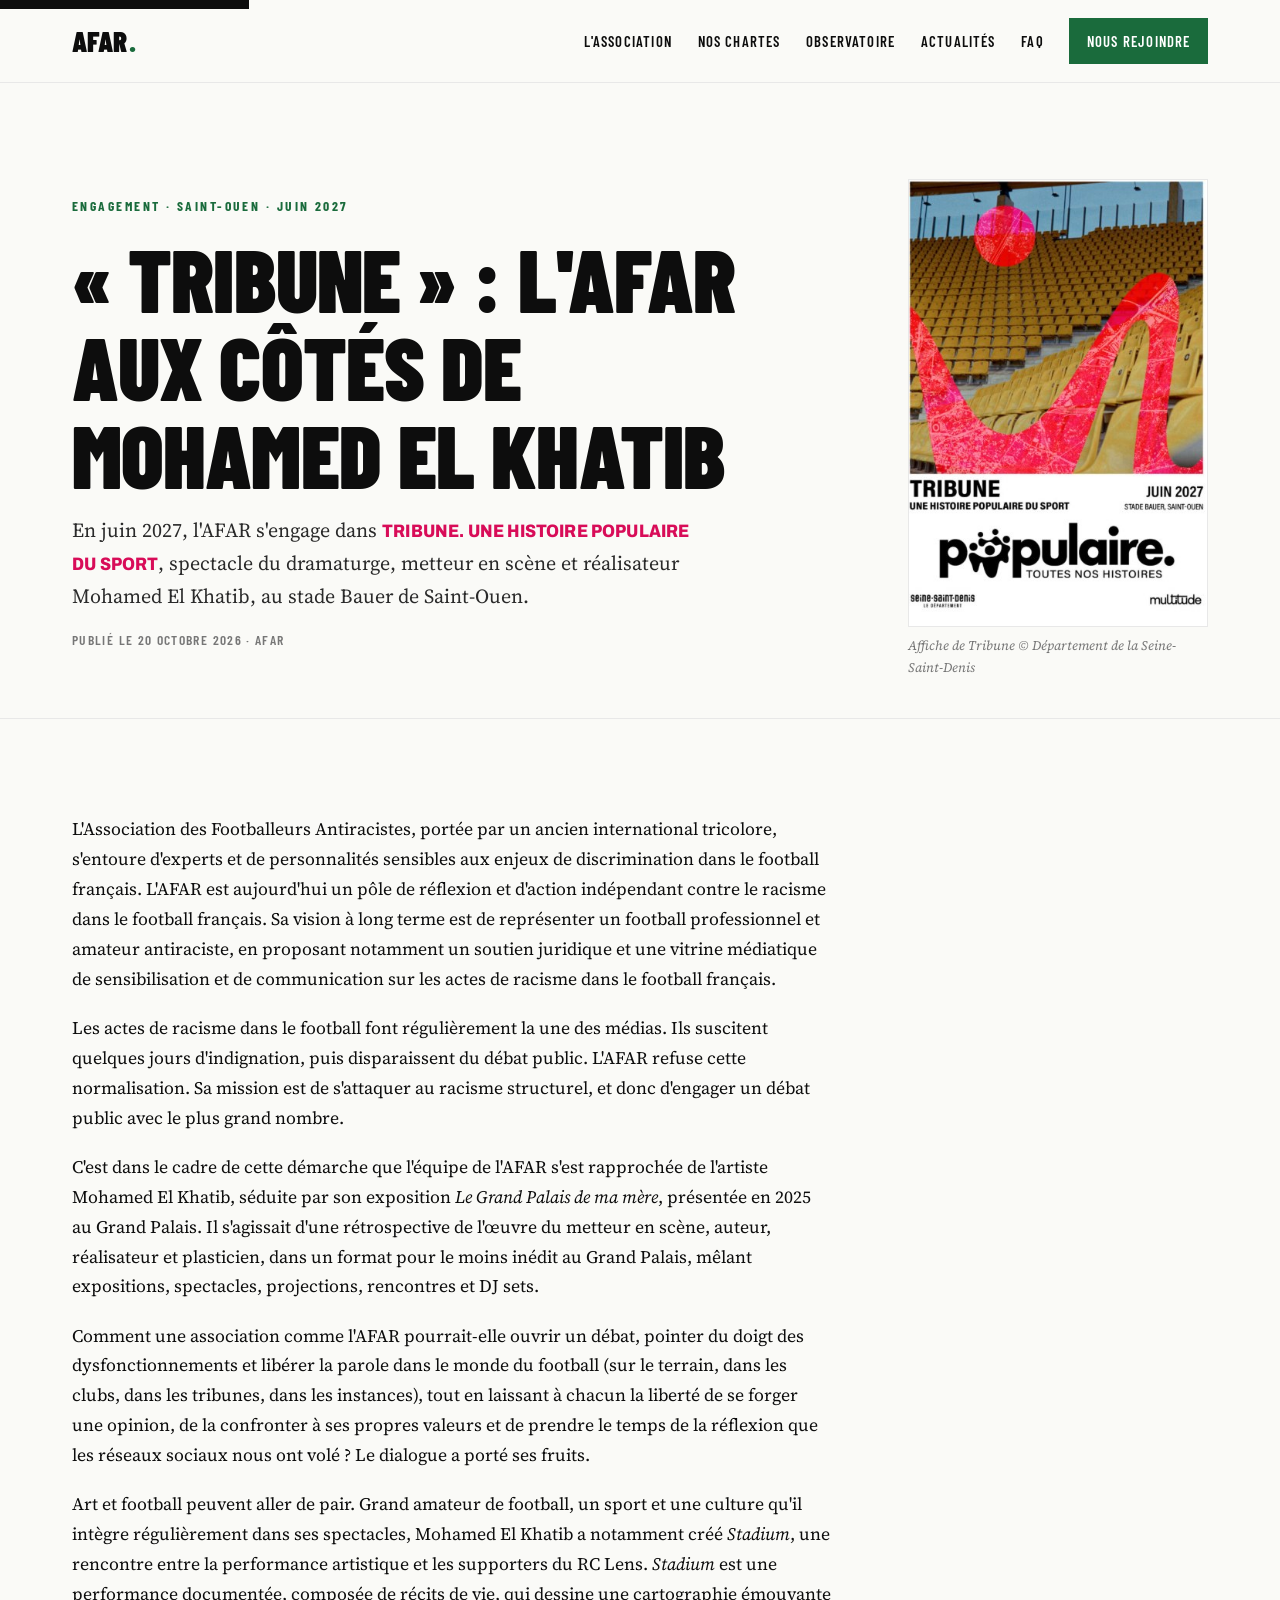
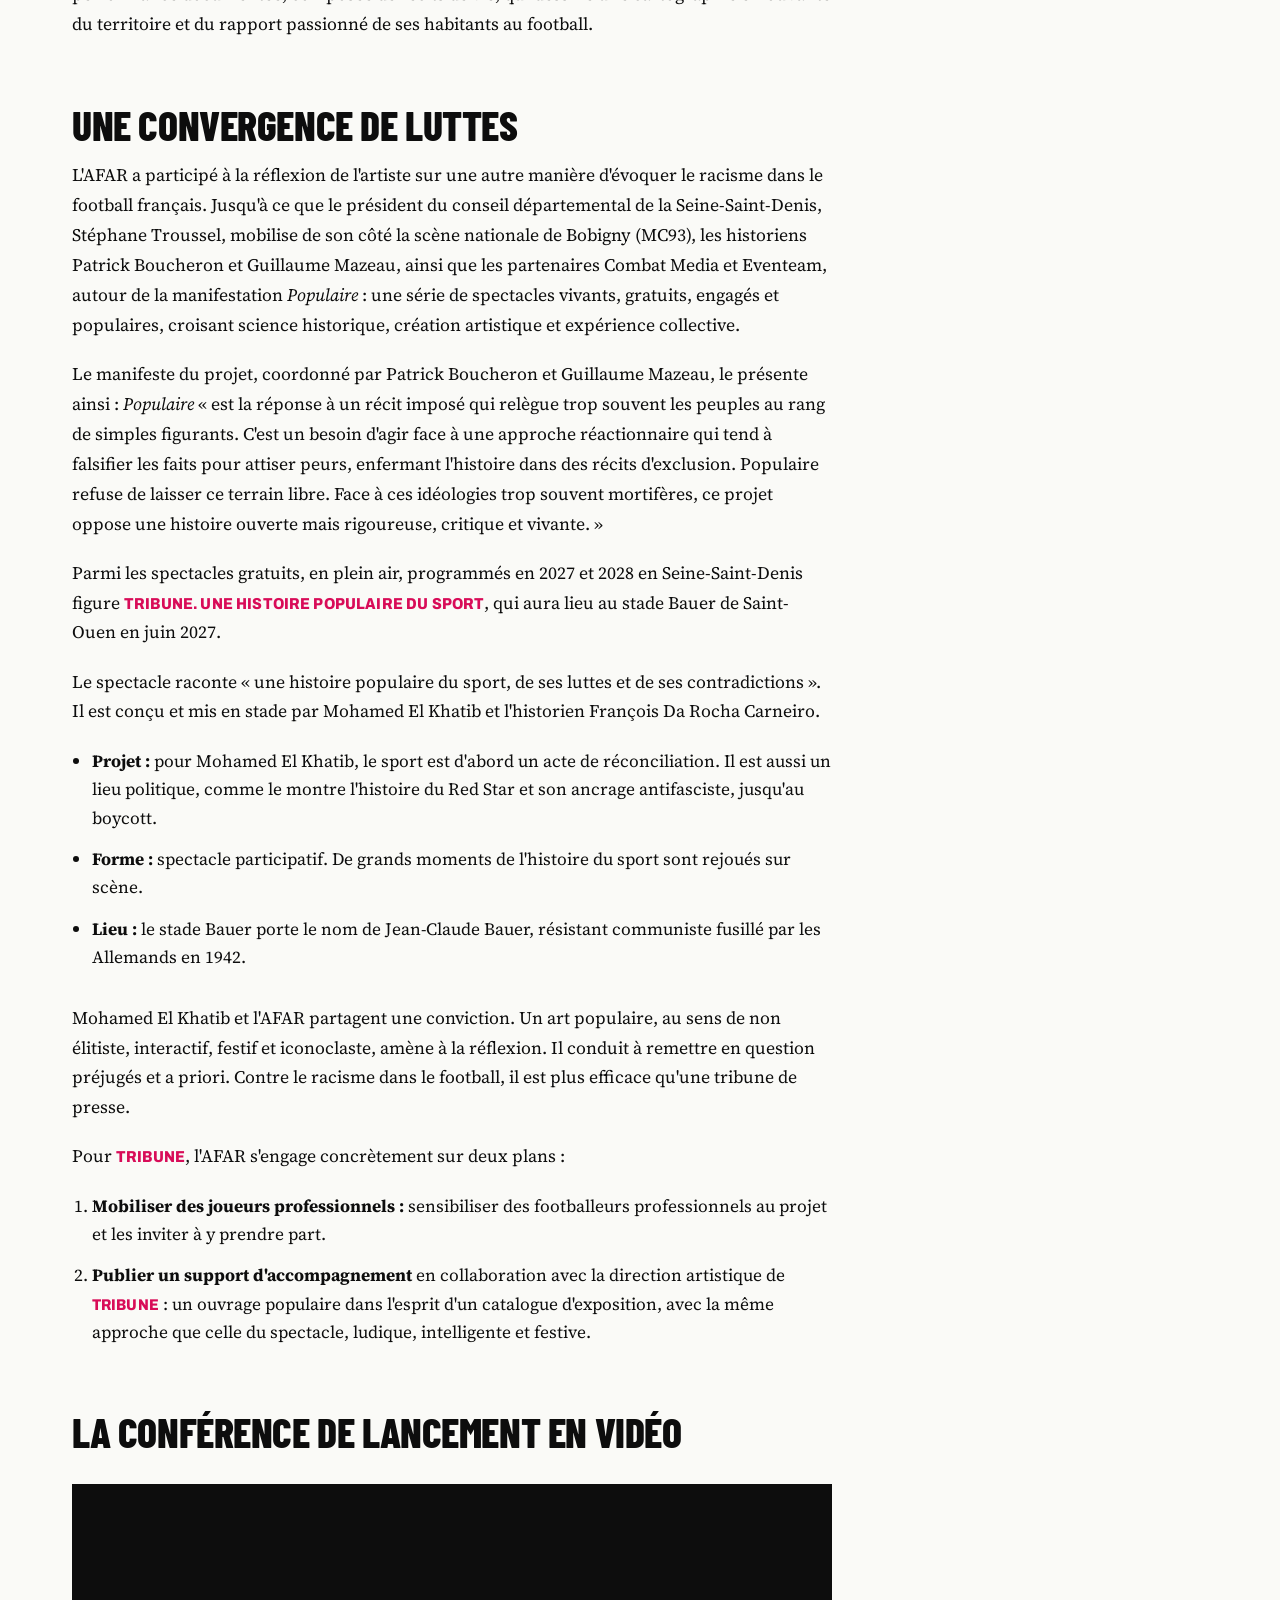
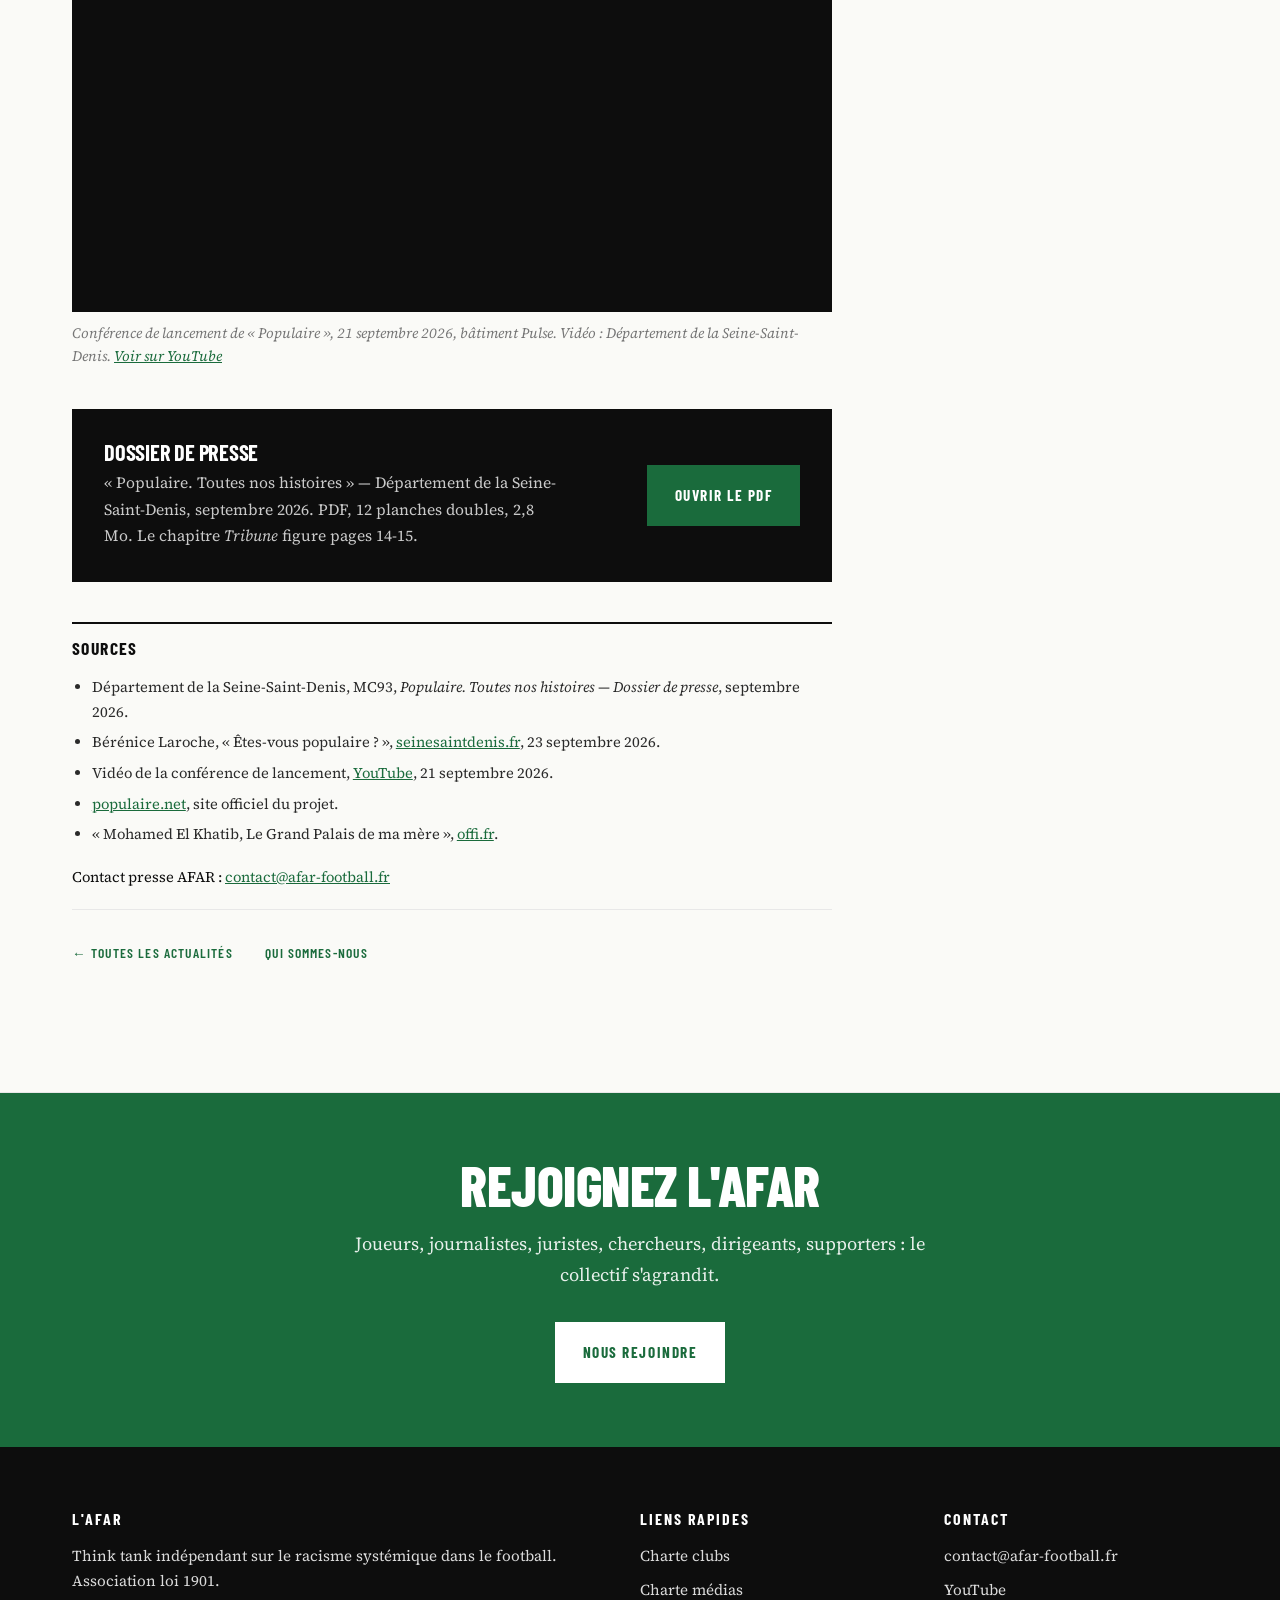
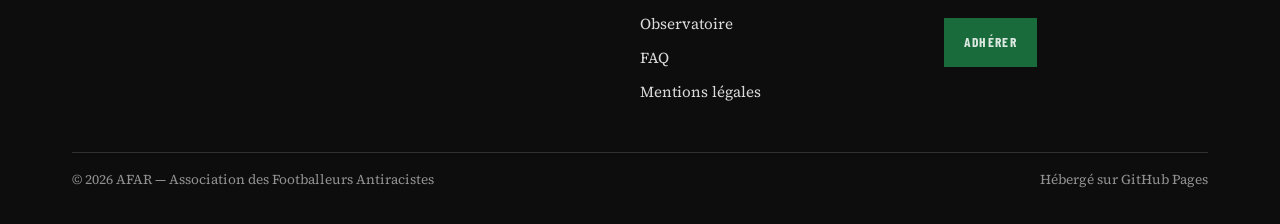
<file: tribune-saint-ouen.html>
<!DOCTYPE html>
<html lang="fr">
<head>
  <meta charset="UTF-8">
  <meta name="viewport" content="width=device-width, initial-scale=1.0">
  <title>« Tribune » : l'AFAR aux côtés de Mohamed El Khatib — AFAR</title>
  <meta name="description" content="Juin 2027, stade Bauer de Saint-Ouen : l'AFAR s'engage dans « Tribune. Une histoire populaire du sport », spectacle de Mohamed El Khatib et François Da Rocha Carneiro, dans le cycle populaire. de la Seine-Saint-Denis.">
  <meta name="keywords" content="racisme football, antiracisme, antiraciste, AFAR, Association Footballeurs Antiracistes, insultes racistes, discriminations football, Vinicius, Lukaku, cris de singe, racisme dans le football français, lutte contre le racisme sport, observatoire racisme football">
  <meta name="author" content="AFAR — Association des Footballeurs Antiracistes">
  <meta name="robots" content="index, follow">
  <link rel="canonical" href="https://afar-football.fr/tribune-saint-ouen.html">

  <meta property="og:title" content="« Tribune » : l'AFAR aux côtés de Mohamed El Khatib — AFAR">
  <meta property="og:description" content="Juin 2027, stade Bauer de Saint-Ouen : l'AFAR s'engage dans « Tribune. Une histoire populaire du sport », spectacle de Mohamed El Khatib et François Da Rocha Carneiro, dans le cycle populaire. de la Seine-Saint-Denis.">
  <meta property="og:type" content="article">
  <meta property="og:locale" content="fr_FR">
  <meta property="og:url" content="https://afar-football.fr/tribune-saint-ouen.html">
  <meta property="og:site_name" content="AFAR — Association des Footballeurs Antiracistes">
  <meta property="og:image" content="https://afar-football.fr/tribune-affiche.jpg">

  <meta name="twitter:card" content="summary_large_image">
  <meta name="twitter:title" content="« Tribune » : l'AFAR aux côtés de Mohamed El Khatib — AFAR">
  <meta name="twitter:description" content="Juin 2027, stade Bauer de Saint-Ouen : l'AFAR s'engage dans « Tribune. Une histoire populaire du sport », spectacle de Mohamed El Khatib et François Da Rocha Carneiro, dans le cycle populaire. de la Seine-Saint-Denis.">
  <meta name="twitter:image" content="https://afar-football.fr/tribune-affiche.jpg">

  <link rel="preconnect" href="https://fonts.googleapis.com">
  <link rel="preconnect" href="https://fonts.gstatic.com" crossorigin>
  <link href="https://fonts.googleapis.com/css2?family=Archivo:wdth,wght@87.5,800&family=Barlow+Condensed:wght@600;700;800;900&family=Source+Serif+4:ital,wght@0,300;0,400;0,600;1,300;1,400&display=swap" rel="stylesheet">

  <style>
/* =========================================================
   AFAR — Association des Footballeurs Antiracistes
   Feuille de style principale
   ========================================================= */

/* --- Variables globales --- */
:root {
  /* Couleurs */
  --color-bg: #fafaf7;
  --color-bg-alt: #f5f5f5;
  --color-ink: #0d0d0d;
  --color-ink-soft: #2a2a2a;
  --color-muted: #767676;
  --color-line: #e8e8e8;
  --color-accent: #1a6b3c;          /* vert gazon profond — valeur v1 exacte */
  --color-accent-dark: #0f4526;
  --color-accent-light: #e8f5ee;
  --color-white: #ffffff;

  /* Typographies — alignées sur la v1 */
  --font-display: "Barlow Condensed", sans-serif;
  --font-serif: "Source Serif 4", Georgia, serif;
  --font-mono: "JetBrains Mono", ui-monospace, SFMono-Regular, monospace;

  /* Échelles */
  --max-width: 1200px;
  --max-width-read: 760px;
  --space-1: 0.5rem;
  --space-2: 1rem;
  --space-3: 2rem;
  --space-4: 2.5rem;
  --space-5: 4rem;
  --space-6: 6rem;
  --space-7: 8rem;

  /* Divers */
  --transition-fast: 160ms ease;
  --transition: 260ms cubic-bezier(.2,.7,.2,1);
  --radius-sm: 2px;
  --radius: 4px;
}

/* --- Reset doux --- */
*, *::before, *::after { box-sizing: border-box; }
html { scroll-behavior: smooth; -webkit-text-size-adjust: 100%; }
body {
  margin: 0;
  background: var(--color-bg);
  color: var(--color-ink);
  font-family: var(--font-serif);
  font-size: 18px;
  line-height: 1.65;
  font-weight: 400;
  -webkit-font-smoothing: antialiased;
  text-rendering: optimizeLegibility;
}
img, svg { display: block; max-width: 100%; height: auto; }
a { color: inherit; text-decoration: none; transition: color var(--transition-fast); }
a:hover { color: var(--color-accent); }
button { font: inherit; cursor: pointer; border: 0; background: none; color: inherit; }
ul, ol { padding-left: 1.2em; }
hr { border: 0; border-top: 1px solid var(--color-line); margin: var(--space-4) 0; }
main { display: block; }

/* --- Titres — réglages v1 exacts --- */
h1, h2, h3, h4 {
  font-family: var(--font-display);
  font-weight: 900;
  letter-spacing: -0.01em;
  line-height: 1;
  margin: 0 0 var(--space-2) 0;
  text-transform: uppercase;
}
h1 { font-size: clamp(2.8rem, 7vw, 5.5rem); font-weight: 900; }
h2 { font-size: clamp(2rem, 5vw, 3.5rem); font-weight: 800; }
h3 { font-size: clamp(1.4rem, 3vw, 2rem); font-weight: 700; }
h4 { font-size: 1.2rem; letter-spacing: 0.05em; font-weight: 700; }

p { margin: 0 0 var(--space-2) 0; }
p + p { margin-top: 0; }

.eyebrow {
  font-family: var(--font-display);
  font-weight: 700;
  text-transform: uppercase;
  letter-spacing: 0.18em;
  font-size: 0.85rem;
  color: var(--color-accent);
  margin-bottom: var(--space-2);
  display: inline-block;
}

/* --- Container --- */
.container {
  max-width: var(--max-width);
  margin: 0 auto;
  padding: 0 var(--space-3);
}
.container--narrow {
  max-width: var(--max-width-read);
  margin: 0 auto;
  padding: 0 var(--space-3);
}

/* =========================================================
   HEADER / NAVIGATION
   ========================================================= */
.site-header {
  position: sticky;
  top: 0;
  z-index: 100;
  background: var(--color-bg);
  border-bottom: 1px solid var(--color-line);
}
.site-header__inner {
  display: flex;
  align-items: center;
  justify-content: space-between;
  max-width: var(--max-width);
  margin: 0 auto;
  padding: 1.1rem var(--space-3);
}
.site-logo {
  font-family: var(--font-display);
  font-weight: 900;
  font-size: 1.8rem;
  letter-spacing: 0.005em;
  color: var(--color-ink);
  text-transform: uppercase;
  line-height: 1;
}
.site-logo::after {
  content: ".";
  color: var(--color-accent);
  margin-left: 1px;
}
.site-logo:hover { color: var(--color-ink); }

.main-nav { display: flex; align-items: center; gap: 1.6rem; }
.main-nav > ul {
  list-style: none;
  display: flex;
  gap: 1.6rem;
  padding: 0;
  margin: 0;
  align-items: center;
}
.main-nav a {
  font-family: var(--font-display);
  font-weight: 600;
  text-transform: uppercase;
  font-size: 0.92rem;
  letter-spacing: 0.08em;
  color: var(--color-ink);
  padding: 0.5rem 0;
  position: relative;
}
.main-nav a:hover { color: var(--color-accent); }
.main-nav .has-submenu { position: relative; }
.main-nav .submenu {
  display: none;
  position: absolute;
  top: 100%;
  left: 0;
  background: var(--color-white);
  border: 1px solid var(--color-line);
  min-width: 240px;
  padding: 0.6rem 0;
  list-style: none;
  margin: 0;
  box-shadow: 0 12px 32px rgba(0,0,0,.08);
}
.main-nav .has-submenu:hover .submenu,
.main-nav .has-submenu:focus-within .submenu { display: block; }
.main-nav .submenu li { display: block; }
.main-nav .submenu a {
  display: block;
  padding: 0.65rem 1.1rem;
  font-size: 0.82rem;
  letter-spacing: 0.06em;
}
.main-nav .submenu a:hover { background: var(--color-accent-light); color: var(--color-accent-dark); }

.btn-nav-cta {
  display: inline-block;
  background: var(--color-accent);
  color: var(--color-white) !important;
  padding: 0.7rem 1.1rem !important;
  font-family: var(--font-display);
  font-weight: 700;
  text-transform: uppercase;
  letter-spacing: 0.08em;
  font-size: 0.88rem;
  transition: background var(--transition-fast);
}
.btn-nav-cta:hover { background: var(--color-accent-dark); color: var(--color-white) !important; }

/* Burger mobile */
.burger {
  display: none;
  width: 42px;
  height: 42px;
  border: 1px solid var(--color-ink);
  align-items: center;
  justify-content: center;
  flex-direction: column;
  gap: 4px;
  background: transparent;
}
.burger span {
  display: block;
  width: 20px;
  height: 2px;
  background: var(--color-ink);
  transition: transform var(--transition), opacity var(--transition);
}
.burger.is-open span:nth-child(1) { transform: translateY(6px) rotate(45deg); }
.burger.is-open span:nth-child(2) { opacity: 0; }
.burger.is-open span:nth-child(3) { transform: translateY(-6px) rotate(-45deg); }

/* =========================================================
   BOUTONS
   ========================================================= */
.btn {
  display: inline-block;
  padding: 1rem 1.6rem;
  font-family: var(--font-display);
  font-weight: 700;
  text-transform: uppercase;
  letter-spacing: 0.1em;
  font-size: 0.95rem;
  border: 2px solid var(--color-ink);
  background: var(--color-ink);
  color: var(--color-white);
  transition: all var(--transition);
  cursor: pointer;
}
.btn:hover { background: var(--color-accent); border-color: var(--color-accent); color: var(--color-white); }
.btn--outline { background: transparent; color: var(--color-ink); }
.btn--outline:hover { background: var(--color-ink); color: var(--color-white); }
.btn--accent { background: var(--color-accent); border-color: var(--color-accent); }
.btn--accent:hover { background: var(--color-accent-dark); border-color: var(--color-accent-dark); color: var(--color-white); }
.btn--sm { padding: 0.7rem 1.1rem; font-size: 0.85rem; }

/* =========================================================
   HERO — copie pixel-pour-pixel de la v1
   ========================================================= */
.hero {
  background: var(--color-ink);
  color: var(--color-white);
  padding: var(--space-7) 0;
  position: relative;
  overflow: hidden;
  min-height: 80vh;
  display: flex;
  align-items: center;
}

.hero::before {
  content: '';
  position: absolute;
  inset: 0;
  background: repeating-linear-gradient(
    -45deg,
    transparent,
    transparent 40px,
    rgba(26, 107, 60, 0.04) 40px,
    rgba(26, 107, 60, 0.04) 41px
  );
}

.hero .container {
  position: relative;
  z-index: 2;
}

.hero-label {
  font-family: var(--font-display);
  font-size: 0.8rem;
  font-weight: 700;
  letter-spacing: 0.15em;
  text-transform: uppercase;
  color: var(--color-accent);
  margin-bottom: var(--space-2);
  display: block;
}

.hero h1 {
  color: var(--color-white);
  margin-bottom: var(--space-2);
  max-width: 900px;
}

.hero h1 em {
  font-style: normal;
  color: var(--color-accent);
}

.hero-subtitle {
  font-size: 1.2rem;
  font-weight: 300;
  color: rgba(255, 255, 255, 0.75);
  max-width: 600px;
  margin-bottom: var(--space-3);
  font-family: var(--font-serif);
}

.hero-actions {
  display: flex;
  gap: 1rem;
  flex-wrap: wrap;
}

.hero-img-placeholder {
  position: absolute;
  right: 0;
  top: 0;
  bottom: 0;
  width: 40%;
  background: var(--color-accent);
  opacity: 0.12;
  display: flex;
  align-items: center;
  justify-content: center;
  font-family: var(--font-display);
  font-size: 0.8rem;
  letter-spacing: 0.1em;
  text-transform: uppercase;
  color: var(--color-white);
}

/* Boutons adaptés au fond sombre du hero */
.hero .btn--accent {
  background: var(--color-accent);
  border-color: var(--color-accent);
  color: var(--color-white);
}
.hero .btn--accent:hover {
  background: var(--color-accent-dark);
  border-color: var(--color-accent-dark);
}
.hero .btn--outline {
  background: transparent;
  color: var(--color-white);
  border-color: var(--color-white);
}
.hero .btn--outline:hover {
  background: var(--color-white);
  color: var(--color-ink);
  border-color: var(--color-white);
}
/* =========================================================
   SECTIONS GÉNÉRIQUES
   ========================================================= */
.section {
  padding: var(--space-6) 0;
  border-bottom: 1px solid var(--color-line);
}
.section--dark {
  background: var(--color-ink);
  color: var(--color-white);
}
.section--dark h1, .section--dark h2, .section--dark h3 { color: var(--color-white); }
.section__header {
  max-width: var(--max-width-read);
  margin-bottom: var(--space-4);
}
.section__header p {
  font-size: 1.15rem;
  color: var(--color-ink-soft);
}

/* Lead paragraph */
.lead {
  font-size: 1.35rem;
  line-height: 1.5;
  color: var(--color-ink);
  margin-bottom: var(--space-3);
}

/* Prose text column */
.prose { max-width: var(--max-width-read); }
.prose p { font-size: 1.1rem; line-height: 1.7; margin-bottom: 1.2rem; }
.prose p:first-of-type::first-letter {
  font-family: var(--font-display);
  font-size: 3.6rem;
  float: left;
  line-height: 0.9;
  padding: 0.3rem 0.6rem 0 0;
  color: var(--color-accent);
}

/* =========================================================
   CHIFFRES CLÉS
   ========================================================= */
.stats {
  display: grid;
  grid-template-columns: repeat(4, 1fr);
  gap: 0;
  border-top: 1px solid var(--color-line);
  border-left: 1px solid var(--color-line);
  margin-top: var(--space-3);
}
.stat {
  border-right: 1px solid var(--color-line);
  border-bottom: 1px solid var(--color-line);
  padding: var(--space-4) var(--space-3);
  transition: background var(--transition);
}
.stat[role="link"]:hover, .stat a:hover { background: var(--color-accent-light); }
.stat__number {
  font-family: var(--font-display);
  font-weight: 900;
  font-size: clamp(2.8rem, 5vw, 4.2rem);
  line-height: 1;
  color: var(--color-accent);
  display: block;
  margin-bottom: 0.4rem;
}
.stat__label {
  font-size: 0.92rem;
  color: var(--color-ink-soft);
  line-height: 1.4;
}

/* =========================================================
   CARTES
   ========================================================= */
.cards {
  display: grid;
  grid-template-columns: repeat(3, 1fr);
  gap: var(--space-3);
}
.card {
  background: var(--color-white);
  border: 1px solid var(--color-line);
  padding: var(--space-3);
  transition: transform var(--transition), border-color var(--transition);
}
.card:hover {
  transform: translateY(-3px);
  border-color: var(--color-accent);
}
.card time {
  font-family: var(--font-display);
  font-weight: 700;
  font-size: 0.82rem;
  letter-spacing: 0.1em;
  color: var(--color-muted);
  text-transform: uppercase;
  display: block;
  margin-bottom: 0.5rem;
}
.card h3 { margin-bottom: 0.6rem; }
.card h3 a:hover { color: var(--color-accent); }
.card .source {
  font-size: 0.82rem;
  color: var(--color-muted);
  font-style: italic;
  margin-bottom: 0.6rem;
}
.card .extrait {
  font-size: 0.98rem;
  color: var(--color-ink-soft);
  margin-bottom: var(--space-2);
}
.card .lire-suite {
  font-family: var(--font-display);
  font-weight: 700;
  text-transform: uppercase;
  letter-spacing: 0.08em;
  font-size: 0.85rem;
  color: var(--color-accent);
}

/* Deux blocs charte */
.charte-duo {
  display: grid;
  grid-template-columns: 1fr 1fr;
  gap: var(--space-3);
}
.charte-block {
  padding: var(--space-4);
  background: var(--color-white);
  border: 1px solid var(--color-line);
  position: relative;
  overflow: hidden;
}
.charte-block::before {
  content: "";
  position: absolute;
  top: 0; left: 0;
  width: 6px; height: 100%;
  background: var(--color-accent);
}
.charte-block h3 { margin-bottom: 0.8rem; }
.charte-block p { margin-bottom: var(--space-3); color: var(--color-ink-soft); }

/* =========================================================
   BANNIÈRE CTA
   ========================================================= */
.cta-banner {
  background: var(--color-accent);
  color: var(--color-white);
  padding: var(--space-5) 0;
  text-align: center;
}
.cta-banner h2 { color: var(--color-white); margin-bottom: var(--space-2); }
.cta-banner p { font-size: 1.15rem; margin-bottom: var(--space-3); opacity: 0.9; max-width: 600px; margin-left: auto; margin-right: auto; }
.cta-banner .btn {
  background: var(--color-white);
  color: var(--color-accent);
  border-color: var(--color-white);
}
.cta-banner .btn:hover {
  background: var(--color-ink);
  color: var(--color-white);
  border-color: var(--color-ink);
}

/* =========================================================
   VALEURS / BLOCS ÉDITORIAUX
   ========================================================= */
.valeurs-grid {
  display: grid;
  grid-template-columns: repeat(2, 1fr);
  gap: 0;
  border-top: 1px solid var(--color-line);
  border-left: 1px solid var(--color-line);
}
.valeur {
  border-right: 1px solid var(--color-line);
  border-bottom: 1px solid var(--color-line);
  padding: var(--space-4) var(--space-3);
}
.valeur__num {
  font-family: var(--font-display);
  font-weight: 700;
  color: var(--color-accent);
  font-size: 1rem;
  letter-spacing: 0.14em;
  display: block;
  margin-bottom: 0.6rem;
}
.valeur h3 { margin-bottom: 1rem; }
.valeur p { color: var(--color-ink-soft); font-size: 1.02rem; }

/* =========================================================
   CHARTE — ENGAGEMENTS
   ========================================================= */
.engagements { margin-top: var(--space-4); }
.engagement {
  display: grid;
  grid-template-columns: 110px 1fr;
  gap: var(--space-3);
  padding: var(--space-4) 0;
  border-top: 1px solid var(--color-line);
}
.engagement:last-child { border-bottom: 1px solid var(--color-line); }
.engagement__num {
  font-family: var(--font-display);
  font-weight: 900;
  font-size: clamp(3rem, 6vw, 5rem);
  line-height: 0.9;
  color: var(--color-accent);
}
.engagement h3 { margin-bottom: var(--space-2); }
.engagement ul { padding-left: 1.1em; margin: var(--space-2) 0 0; }
.engagement li { margin-bottom: 0.5rem; color: var(--color-ink-soft); }
.engagement p { color: var(--color-ink-soft); }

/* Préambule encadré */
.preambule {
  background: var(--color-bg-alt);
  padding: var(--space-4);
  border-left: 4px solid var(--color-accent);
  margin: var(--space-4) 0;
  font-size: 1.05rem;
}

/* =========================================================
   ÉQUIPE — GRILLE DE PROFILS (anonymisée)
   ========================================================= */
.profils-grid {
  display: grid;
  grid-template-columns: repeat(4, 1fr);
  gap: 0;
  border-top: 1px solid var(--color-line);
  border-left: 1px solid var(--color-line);
  margin-top: var(--space-4);
}
.profil {
  border-right: 1px solid var(--color-line);
  border-bottom: 1px solid var(--color-line);
  padding: var(--space-3);
  min-height: 220px;
  display: flex;
  flex-direction: column;
  justify-content: space-between;
  transition: background var(--transition);
}
.profil:hover { background: var(--color-accent-light); }
.profil__num {
  font-family: var(--font-display);
  font-weight: 600;
  font-size: 0.85rem;
  color: var(--color-muted);
  letter-spacing: 0.14em;
}
.profil h3 {
  font-size: 1.3rem;
  margin: var(--space-2) 0;
  line-height: 1.05;
}
.profil p { font-size: 0.95rem; color: var(--color-ink-soft); margin: 0; }

/* =========================================================
   OBSERVATOIRE — COMPTEUR, COMITÉ, SOUTIENS
   ========================================================= */
.compteur {
  background: var(--color-ink);
  color: var(--color-white);
  padding: var(--space-5) var(--space-4);
  text-align: center;
  cursor: pointer;
  transition: background var(--transition);
  display: block;
}
.compteur:hover { background: var(--color-accent-dark); color: var(--color-white); }
.compteur__chiffre {
  font-family: var(--font-display);
  font-weight: 900;
  font-size: clamp(5rem, 14vw, 12rem);
  line-height: 0.9;
  color: var(--color-accent);
  display: block;
  margin-bottom: 1rem;
}
.compteur__chiffre.is-placeholder {
  /* Quand le compteur est vide, on dégrade gracieusement en gardant l'emplacement
     mais sans afficher un trait fin perdu dans le bloc noir. */
  font-size: clamp(2.5rem, 6vw, 4rem);
  letter-spacing: 0.4em;
  color: var(--color-muted);
  text-indent: 0.4em; /* compensation du letter-spacing pour rester centré */
}
.compteur__label {
  font-family: var(--font-display);
  font-weight: 700;
  text-transform: uppercase;
  letter-spacing: 0.12em;
  font-size: 1rem;
  max-width: 640px;
  margin: 0 auto;
  line-height: 1.4;
}
.compteur__note {
  font-family: var(--font-serif);
  font-size: 0.85rem;
  text-transform: none;
  letter-spacing: 0;
  color: var(--color-muted);
  margin-top: var(--space-2);
  font-style: italic;
}

.duo-grid {
  display: grid;
  grid-template-columns: 1fr 1fr;
  gap: var(--space-5);
}
.logo-grid {
  display: grid;
  grid-template-columns: repeat(4, 1fr);
  gap: var(--space-2);
  margin-top: var(--space-3);
}
.logo-placeholder {
  aspect-ratio: 3 / 2;
  border: 1px dashed var(--color-line);
  display: flex;
  align-items: center;
  justify-content: center;
  font-size: 0.78rem;
  color: var(--color-muted);
  letter-spacing: 0.06em;
  text-transform: uppercase;
  font-family: var(--font-display);
  font-weight: 600;
  background: var(--color-white);
}

/* Citations de soutien */
.citations-grid {
  display: grid;
  grid-template-columns: repeat(3, 1fr);
  gap: var(--space-3);
  margin-top: var(--space-3);
}
.citation {
  padding: var(--space-3);
  background: var(--color-bg-alt);
  border-left: 4px solid var(--color-accent);
}
.citation blockquote {
  margin: 0 0 var(--space-2) 0;
  font-family: var(--font-serif);
  font-size: 1.15rem;
  font-style: italic;
  line-height: 1.45;
  color: var(--color-ink);
}
.citation blockquote::before { content: "« "; color: var(--color-accent); }
.citation blockquote::after { content: " »"; color: var(--color-accent); }
.citation cite {
  font-family: var(--font-display);
  font-weight: 700;
  font-style: normal;
  text-transform: uppercase;
  letter-spacing: 0.1em;
  font-size: 0.82rem;
  color: var(--color-muted);
}

/* Événements */
.evenements-grid {
  display: grid;
  grid-template-columns: 1fr 1fr;
  gap: var(--space-5);
  margin-top: var(--space-3);
}
.evenement-col h3 { margin-bottom: var(--space-3); border-bottom: 2px solid var(--color-accent); padding-bottom: 0.5rem; }
.evenement {
  padding: var(--space-2) 0;
  border-bottom: 1px solid var(--color-line);
}
.evenement time {
  font-family: var(--font-display);
  font-weight: 700;
  text-transform: uppercase;
  letter-spacing: 0.1em;
  font-size: 0.85rem;
  color: var(--color-accent);
  display: block;
  margin-bottom: 0.3rem;
}
.evenement h4 { text-transform: none; font-family: var(--font-serif); font-weight: 600; font-size: 1.05rem; margin-bottom: 0.3rem; }
.evenement p { font-size: 0.92rem; color: var(--color-ink-soft); margin: 0; }

/* =========================================================
   FORMULAIRES
   ========================================================= */
.form {
  max-width: var(--max-width-read);
  margin: 0;
}
.form__row { margin-bottom: var(--space-2); }
.form__row--duo { display: grid; grid-template-columns: 1fr 1fr; gap: var(--space-2); margin-bottom: var(--space-2); }
.form label {
  display: block;
  font-family: var(--font-display);
  font-weight: 600;
  text-transform: uppercase;
  letter-spacing: 0.08em;
  font-size: 0.82rem;
  margin-bottom: 0.4rem;
  color: var(--color-ink);
}
.form input[type="text"],
.form input[type="email"],
.form input[type="date"],
.form select,
.form textarea {
  width: 100%;
  padding: 0.85rem 1rem;
  background: var(--color-white);
  border: 1px solid var(--color-line);
  font-family: var(--font-serif);
  font-size: 1rem;
  color: var(--color-ink);
  transition: border-color var(--transition-fast);
}
.form input:focus, .form select:focus, .form textarea:focus {
  outline: 2px solid var(--color-accent);
  outline-offset: 1px;
  border-color: var(--color-accent);
}
.form textarea { min-height: 140px; resize: vertical; }
.form button[type="submit"] { margin-top: var(--space-2); }
.form .note {
  font-size: 0.88rem;
  color: var(--color-muted);
  font-style: italic;
  border-left: 3px solid var(--color-accent);
  padding-left: 1rem;
  margin-bottom: var(--space-3);
}
.form .honeypot { display: none !important; }

/* FAQ accordéon */
.faq-list { max-width: var(--max-width-read); margin-top: var(--space-3); }
.faq-item { border-top: 1px solid var(--color-ink); }
.faq-item:last-child { border-bottom: 1px solid var(--color-ink); }
.faq-question {
  width: 100%;
  text-align: left;
  padding: var(--space-3) 0;
  display: flex;
  justify-content: space-between;
  align-items: center;
  gap: var(--space-2);
  font-family: var(--font-display);
  font-weight: 800;
  text-transform: uppercase;
  letter-spacing: 0.04em;
  font-size: 1.1rem;
  color: var(--color-ink);
  transition: color var(--transition);
}
.faq-question:hover { color: var(--color-accent); }
.faq-question .plus {
  font-size: 1.6rem;
  color: var(--color-accent);
  transition: transform var(--transition);
  flex-shrink: 0;
}
.faq-item.is-open .plus { transform: rotate(45deg); }
.faq-answer {
  max-height: 0;
  overflow: hidden;
  transition: max-height var(--transition);
}
.faq-answer__inner {
  padding: 0 0 var(--space-3);
  font-size: 1.05rem;
  color: var(--color-ink-soft);
  line-height: 1.65;
}

/* Bloc YouTube */
.youtube-block {
  background: var(--color-ink);
  color: var(--color-white);
  padding: var(--space-4);
  display: flex;
  justify-content: space-between;
  align-items: center;
  gap: var(--space-3);
  margin-bottom: var(--space-5);
  flex-wrap: wrap;
}
.youtube-block__text h3 { color: var(--color-white); margin-bottom: 0.4rem; }
.youtube-block__text p { margin: 0; color: rgba(255,255,255,0.75); font-size: 1rem; }

/* Loading / erreur flux */
.feed-state {
  padding: var(--space-3);
  text-align: center;
  color: var(--color-muted);
  font-style: italic;
  background: var(--color-bg-alt);
  grid-column: 1 / -1;
}

/* =========================================================
   FOOTER
   ========================================================= */
.site-footer {
  background: var(--color-ink);
  color: rgba(255,255,255,0.85);
  padding: var(--space-5) 0 var(--space-3);
  font-size: 0.95rem;
}
.site-footer a { color: rgba(255,255,255,0.85); }
.site-footer a:hover { color: var(--color-accent); }
.site-footer h4 {
  color: var(--color-white);
  margin-bottom: var(--space-2);
  font-size: 1rem;
  letter-spacing: 0.12em;
}
.footer-grid {
  display: grid;
  grid-template-columns: 2fr 1fr 1fr;
  gap: var(--space-4);
  margin-bottom: var(--space-4);
}
.footer-grid ul { list-style: none; padding: 0; margin: 0; }
.footer-grid li { margin-bottom: 0.55rem; }
.footer-bottom {
  border-top: 1px solid rgba(255,255,255,0.15);
  padding-top: var(--space-2);
  display: flex;
  justify-content: space-between;
  align-items: center;
  font-size: 0.85rem;
  color: rgba(255,255,255,0.55);
  flex-wrap: wrap;
  gap: 0.5rem;
}
.social-links { display: flex; gap: 0.8rem; margin-top: var(--space-2); }
.social-links a {
  font-family: var(--font-display);
  font-weight: 700;
  text-transform: uppercase;
  letter-spacing: 0.08em;
  font-size: 0.82rem;
  padding: 0.5rem 0.9rem;
  border: 1px solid rgba(255,255,255,0.3);
  transition: all var(--transition-fast);
}
.social-links a:hover { background: var(--color-accent); border-color: var(--color-accent); color: var(--color-white); }

/* =========================================================
   PAGE TITRE (header de page intérieure)
   ========================================================= */
.page-header {
  padding: var(--space-6) 0 var(--space-4);
  border-bottom: 1px solid var(--color-line);
}
.page-header__inner { max-width: var(--max-width-read); }
.page-header h1 { margin-bottom: var(--space-2); }
.page-header p.subtitle {
  font-size: 1.25rem;
  color: var(--color-ink-soft);
  max-width: 640px;
}

/* Navigation de bas de page (fil d'Ariane interne) */
.page-nav {
  display: flex;
  gap: var(--space-3);
  padding: var(--space-3) 0;
  font-family: var(--font-display);
  font-weight: 600;
  text-transform: uppercase;
  letter-spacing: 0.08em;
  font-size: 0.85rem;
  border-top: 1px solid var(--color-line);
  flex-wrap: wrap;
}
.page-nav a { color: var(--color-accent); }
.page-nav a:hover { color: var(--color-ink); }

/* =========================================================
   FADE-IN SCROLL
   ========================================================= */
.fade-in {
  opacity: 0;
  transform: translateY(20px);
  transition: opacity 600ms ease, transform 600ms ease;
}
.fade-in.is-visible {
  opacity: 1;
  transform: translateY(0);
}

/* =========================================================
   UTILITAIRES
   ========================================================= */
.text-center { text-align: center; }
.mb-0 { margin-bottom: 0 !important; }
.mt-0 { margin-top: 0 !important; }
.visually-hidden {
  position: absolute;
  width: 1px; height: 1px;
  padding: 0; margin: -1px;
  overflow: hidden; clip: rect(0,0,0,0);
  white-space: nowrap; border: 0;
}
.sr-skip {
  position: absolute;
  top: -40px;
  left: 0;
  background: var(--color-ink);
  color: var(--color-white);
  padding: 0.6rem 1rem;
  z-index: 200;
  transition: top var(--transition);
}
.sr-skip:focus { top: 0; }


/* === RESPONSIVE === */

/* =========================================================
   AFAR — Responsive
   ========================================================= */

/* ----- Tablette ----- */
@media (max-width: 960px) {
  body { font-size: 17px; }

  .hero__grid { grid-template-columns: 1fr; gap: var(--space-4); }
  .hero__placeholder { aspect-ratio: 16 / 9; }

  .stats { grid-template-columns: repeat(2, 1fr); }
  .cards { grid-template-columns: repeat(2, 1fr); }
  .charte-duo { grid-template-columns: 1fr; }

  .valeurs-grid { grid-template-columns: 1fr; }
  .profils-grid { grid-template-columns: repeat(2, 1fr); }

  .duo-grid { grid-template-columns: 1fr; gap: var(--space-4); }
  .logo-grid { grid-template-columns: repeat(3, 1fr); }
  .citations-grid { grid-template-columns: 1fr 1fr; }
  .evenements-grid { grid-template-columns: 1fr; gap: var(--space-4); }

  .footer-grid { grid-template-columns: 1fr 1fr; }

  .engagement { grid-template-columns: 80px 1fr; gap: var(--space-2); }
  .engagement__num { font-size: 3rem; }
}

/* ----- Mobile ----- */
@media (max-width: 640px) {
  :root {
    --space-5: 3rem;
    --space-6: 4rem;
    --space-7: 5rem;
  }
  body { font-size: 16px; }

  /* Navigation mobile */
  .burger { display: flex; }
  .main-nav {
    position: fixed;
    top: 63px;
    left: 0; right: 0;
    background: var(--color-bg);
    border-top: 1px solid var(--color-line);
    height: calc(100vh - 63px);
    max-height: 0;
    overflow: hidden;
    transition: max-height var(--transition);
    flex-direction: column;
    align-items: stretch;
    gap: 0;
    padding: 0;
  }
  .main-nav.is-open {
    max-height: calc(100vh - 63px);
    overflow-y: auto;
    padding: var(--space-2) 0;
  }
  .main-nav > ul {
    flex-direction: column;
    gap: 0;
    width: 100%;
  }
  .main-nav > ul > li {
    width: 100%;
    border-bottom: 1px solid var(--color-line);
  }
  .main-nav a {
    display: block;
    padding: 1rem var(--space-3);
    font-size: 1rem;
  }
  .main-nav .submenu {
    display: block;
    position: static;
    background: var(--color-bg-alt);
    border: 0;
    box-shadow: none;
    min-width: 0;
    padding: 0;
  }
  .main-nav .submenu a {
    padding: 0.75rem var(--space-3) 0.75rem var(--space-4);
    font-size: 0.88rem;
  }
  .btn-nav-cta {
    margin: var(--space-2) var(--space-3) !important;
    display: block !important;
    text-align: center;
  }

  .hero { padding: var(--space-5) 0 var(--space-4); }
  .hero__ctas { flex-direction: column; align-items: stretch; }
  .hero__ctas .btn { text-align: center; }

  .stats { grid-template-columns: 1fr; }
  .cards { grid-template-columns: 1fr; }
  .profils-grid { grid-template-columns: 1fr; }
  .logo-grid { grid-template-columns: repeat(2, 1fr); }
  .citations-grid { grid-template-columns: 1fr; }

  .footer-grid { grid-template-columns: 1fr; gap: var(--space-3); }
  .footer-bottom { flex-direction: column; align-items: flex-start; }

  .engagement { grid-template-columns: 60px 1fr; }
  .engagement__num { font-size: 2.4rem; }

  .section { padding: var(--space-5) 0; }
  .prose p:first-of-type::first-letter { font-size: 2.8rem; }

  .form__row--duo { grid-template-columns: 1fr; }

  .youtube-block { flex-direction: column; align-items: flex-start; text-align: left; }
}

/* ----- Très petit écran ----- */
@media (max-width: 400px) {
  .container, .container--narrow { padding: 0 var(--space-2); }
}

/* ----- Préfère les animations réduites ----- */
@media (prefers-reduced-motion: reduce) {
  *, *::before, *::after {
    animation-duration: 0.01ms !important;
    animation-iteration-count: 1 !important;
    transition-duration: 0.01ms !important;
    scroll-behavior: auto !important;
  }
  .fade-in { opacity: 1; transform: none; }
}


/* =========================================================
   ARTICLE — Tribune / engagements
   ========================================================= */
.article-meta { font-family: var(--font-display); font-weight: 600; text-transform: uppercase; letter-spacing: 0.1em; font-size: 0.85rem; color: var(--color-muted); }
.article-body { max-width: var(--max-width-read); }
.article-body h2 { font-size: clamp(1.7rem, 4vw, 2.6rem); margin: var(--space-5) 0 var(--space-2); }
.article-body h2:first-child { margin-top: 0; }
.article-body p { font-size: 1.1rem; line-height: 1.7; margin-bottom: 1.2rem; }
.programme { list-style: none; padding: 0; margin: var(--space-3) 0; border-top: 1px solid var(--color-line); }
.programme li { padding: 1rem 0 1rem 1rem; border-bottom: 1px solid var(--color-line); border-left: 4px solid transparent; }
.programme li strong { display: block; font-family: var(--font-display); text-transform: uppercase; letter-spacing: 0.03em; font-size: 1.15rem; }
.programme li span { font-size: 0.95rem; color: var(--color-ink-soft); }
.programme li.is-highlight { border-left-color: var(--color-accent); background: var(--color-accent-light); }
.encadre { background: var(--color-bg-alt); border-left: 4px solid var(--color-accent); padding: var(--space-3); margin: var(--space-4) 0; }
.encadre h3 { font-size: 1.3rem; }
.encadre p { font-size: 1rem; }
.engagements-liste { padding-left: 1.1em; margin: 0 0 var(--space-3); }
.engagements-liste li { margin-bottom: 0.8rem; font-size: 1.08rem; }
.video { margin: var(--space-3) 0 var(--space-4); }
.video__frame { position: relative; aspect-ratio: 16 / 9; background: var(--color-ink); }
.video__frame iframe { position: absolute; inset: 0; width: 100%; height: 100%; border: 0; }
.video figcaption { font-size: 0.9rem; color: var(--color-muted); margin-top: 0.6rem; font-style: italic; }
.video figcaption a, .sources a { color: var(--color-accent); text-decoration: underline; }
.telechargement { display: flex; justify-content: space-between; align-items: center; gap: var(--space-3); flex-wrap: wrap; background: var(--color-ink); color: var(--color-white); padding: var(--space-3); margin: var(--space-4) 0; }
.telechargement h3 { color: var(--color-white); font-size: 1.4rem; margin-bottom: 0.4rem; }
.telechargement p { margin: 0; font-size: 0.98rem; color: rgba(255,255,255,0.78); max-width: 460px; }
.sources { border-top: 2px solid var(--color-ink); padding-top: var(--space-2); margin-top: var(--space-4); }
.sources h3 { font-size: 1.1rem; letter-spacing: 0.08em; }
.sources ul { padding-left: 1.1em; }
.sources li { font-size: 0.92rem; color: var(--color-ink-soft); margin-bottom: 0.4rem; }
.sources__contact { font-size: 0.92rem !important; }

/* Nom du spectacle — couleur et typographie de l'affiche */
.tribune { font-family: "Archivo", "Barlow Condensed", sans-serif; font-weight: 800; font-stretch: 87.5%; font-variation-settings: "wdth" 87.5; font-style: normal; text-transform: uppercase; letter-spacing: 0.01em; font-size: 0.9em; color: #d80c58; }
/* Affiche dans l'en-tête d'article */
.article-header { display: grid; grid-template-columns: minmax(0, 1fr) 300px; gap: var(--space-5); align-items: center; }
.article-affiche { margin: 0; }
.article-affiche img { width: 100%; height: auto; border: 1px solid var(--color-line); }
.article-affiche figcaption { font-size: 0.82rem; color: var(--color-muted); font-style: italic; margin-top: 0.5rem; }
@media (max-width: 960px) { .article-header { grid-template-columns: 1fr; gap: var(--space-3); } .article-affiche { max-width: 300px; } }
/* Bloc engagement — page d'accueil */
.engagement-une { display: grid; grid-template-columns: 1.3fr 1fr; gap: var(--space-4); align-items: center; }
.engagement-une__date { font-family: var(--font-display); font-weight: 900; text-transform: uppercase; line-height: 0.95; font-size: clamp(2.4rem, 6vw, 4.5rem); color: var(--color-accent); }
.engagement-une__date small { display: block; font-size: 0.4em; letter-spacing: 0.12em; color: rgba(255,255,255,0.75); margin-top: 0.6rem; }
.engagement-une p { color: rgba(255,255,255,0.82); font-size: 1.1rem; }
@media (max-width: 960px) { .engagement-une { grid-template-columns: 1fr; gap: var(--space-3); } }
@media (max-width: 640px) { .telechargement { flex-direction: column; align-items: flex-start; } }

  </style>
</head>
<body>
<a class="sr-skip" href="#main">Aller au contenu principal</a>

<header class="site-header">
  <div class="site-header__inner">
    <a href="index.html" class="site-logo" aria-label="AFAR — retour à l'accueil">AFAR</a>
    <button class="burger" aria-label="Ouvrir le menu" aria-expanded="false" aria-controls="main-nav">
      <span></span><span></span><span></span>
    </button>
    <nav class="main-nav" id="main-nav" aria-label="Navigation principale">
      <ul>
        <li class="has-submenu">
          <a href="qui-sommes-nous.html">L'association</a>
          <ul class="submenu">
            <li><a href="qui-sommes-nous.html">Qui sommes-nous</a></li>
            <li><a href="nos-valeurs.html">Nos valeurs</a></li>
            <li><a href="notre-equipe.html">Notre équipe</a></li>
          </ul>
        </li>
        <li class="has-submenu">
          <a href="charte-clubs.html">Nos chartes</a>
          <ul class="submenu">
            <li><a href="charte-clubs.html">Charte clubs</a></li>
            <li><a href="charte-medias.html">Charte médias</a></li>
            <li><a href="signataires.html">Signataires</a></li>
          </ul>
        </li>
        <li><a href="observatoire.html">Observatoire</a></li>
        <li><a href="actualites.html">Actualités</a></li>
        <li><a href="faq.html">FAQ</a></li>
        <li><a href="contact.html" class="btn-nav-cta">Nous rejoindre</a></li>
      </ul>
    </nav>
  </div>
</header>

<main id="main">

  <article itemscope itemtype="https://schema.org/NewsArticle">

  <section class="page-header">
    <div class="container article-header">
      <div class="page-header__inner fade-in">
        <span class="eyebrow">Engagement · Saint-Ouen · Juin 2027</span>
        <h1 itemprop="headline">« Tribune » : l'AFAR aux côtés de Mohamed El Khatib</h1>
        <p class="subtitle" itemprop="description">En juin 2027, l'AFAR s'engage dans <span class="tribune">Tribune. Une histoire populaire du sport</span>, spectacle du dramaturge, metteur en scène et réalisateur Mohamed El Khatib, au stade Bauer de Saint-Ouen.</p>
        <p class="article-meta">Publié le <time datetime="2026-10-20" itemprop="datePublished">20 octobre 2026</time> · AFAR</p>
      </div>
      <figure class="article-affiche fade-in">
        <img src="tribune-affiche.jpg" width="386" height="578" alt="Affiche de Tribune. Une histoire populaire du sport, juin 2027, stade Bauer, Saint-Ouen : tribune aux sièges jaunes traversée d'une forme rose, logos Populaire. Toutes nos histoires, Seine-Saint-Denis et Multitude." itemprop="image">
        <figcaption>Affiche de <em>Tribune</em> © Département de la Seine-Saint-Denis</figcaption>
      </figure>
    </div>
  </section>

  <section class="section">
    <div class="container">
      <div class="article-body fade-in" itemprop="articleBody">

        <p>L'Association des Footballeurs Antiracistes, portée par un ancien international tricolore, s'entoure d'experts et de personnalités sensibles aux enjeux de discrimination dans le football français. L'AFAR est aujourd'hui un pôle de réflexion et d'action indépendant contre le racisme dans le football français. Sa vision à long terme est de représenter un football professionnel et amateur antiraciste, en proposant notamment un soutien juridique et une vitrine médiatique de sensibilisation et de communication sur les actes de racisme dans le football français.</p>

        <p>Les actes de racisme dans le football font régulièrement la une des médias. Ils suscitent quelques jours d'indignation, puis disparaissent du débat public. L'AFAR refuse cette normalisation. Sa mission est de s'attaquer au racisme structurel, et donc d'engager un débat public avec le plus grand nombre.</p>

        <p>C'est dans le cadre de cette démarche que l'équipe de l'AFAR s'est rapprochée de l'artiste Mohamed El Khatib, séduite par son exposition <em>Le Grand Palais de ma mère</em>, présentée en 2025 au Grand Palais. Il s'agissait d'une rétrospective de l'œuvre du metteur en scène, auteur, réalisateur et plasticien, dans un format pour le moins inédit au Grand Palais, mêlant expositions, spectacles, projections, rencontres et DJ sets.</p>

        <p>Comment une association comme l'AFAR pourrait-elle ouvrir un débat, pointer du doigt des dysfonctionnements et libérer la parole dans le monde du football (sur le terrain, dans les clubs, dans les tribunes, dans les instances), tout en laissant à chacun la liberté de se forger une opinion, de la confronter à ses propres valeurs et de prendre le temps de la réflexion que les réseaux sociaux nous ont volé ? Le dialogue a porté ses fruits.</p>

        <p>Art et football peuvent aller de pair. Grand amateur de football, un sport et une culture qu'il intègre régulièrement dans ses spectacles, Mohamed El Khatib a notamment créé <em>Stadium</em>, une rencontre entre la performance artistique et les supporters du RC Lens. <em>Stadium</em> est une performance documentée, composée de récits de vie, qui dessine une cartographie émouvante du territoire et du rapport passionné de ses habitants au football.</p>

        <h2>Une convergence de luttes</h2>

        <p>L'AFAR a participé à la réflexion de l'artiste sur une autre manière d'évoquer le racisme dans le football français. Jusqu'à ce que le président du conseil départemental de la Seine-Saint-Denis, Stéphane Troussel, mobilise de son côté la scène nationale de Bobigny (MC93), les historiens Patrick Boucheron et Guillaume Mazeau, ainsi que les partenaires Combat Media et Eventeam, autour de la manifestation <em>Populaire</em> : une série de spectacles vivants, gratuits, engagés et populaires, croisant science historique, création artistique et expérience collective.</p>

        <p>Le manifeste du projet, coordonné par Patrick Boucheron et Guillaume Mazeau, le présente ainsi : <em>Populaire</em> « est la réponse à un récit imposé qui relègue trop souvent les peuples au rang de simples figurants. C'est un besoin d'agir face à une approche réactionnaire qui tend à falsifier les faits pour attiser peurs, enfermant l'histoire dans des récits d'exclusion. Populaire refuse de laisser ce terrain libre. Face à ces idéologies trop souvent mortifères, ce projet oppose une histoire ouverte mais rigoureuse, critique et vivante. »</p>

        <p>Parmi les spectacles gratuits, en plein air, programmés en 2027 et 2028 en Seine-Saint-Denis figure <span class="tribune">Tribune. Une histoire populaire du sport</span>, qui aura lieu au stade Bauer de Saint-Ouen en juin 2027.</p>

        <p>Le spectacle raconte « une histoire populaire du sport, de ses luttes et de ses contradictions ». Il est conçu et mis en stade par Mohamed El Khatib et l'historien François Da Rocha Carneiro.</p>

        <ul class="engagements-liste">
          <li><strong>Projet :</strong> pour Mohamed El Khatib, le sport est d'abord un acte de réconciliation. Il est aussi un lieu politique, comme le montre l'histoire du Red Star et son ancrage antifasciste, jusqu'au boycott.</li>
          <li><strong>Forme :</strong> spectacle participatif. De grands moments de l'histoire du sport sont rejoués sur scène.</li>
          <li><strong>Lieu :</strong> le stade Bauer porte le nom de Jean-Claude Bauer, résistant communiste fusillé par les Allemands en 1942.</li>
        </ul>

        <p>Mohamed El Khatib et l'AFAR partagent une conviction. Un art populaire, au sens de non élitiste, interactif, festif et iconoclaste, amène à la réflexion. Il conduit à remettre en question préjugés et a priori. Contre le racisme dans le football, il est plus efficace qu'une tribune de presse.</p>

        <p>Pour <span class="tribune">Tribune</span>, l'AFAR s'engage concrètement sur deux plans :</p>
        <ol class="engagements-liste">
          <li><strong>Mobiliser des joueurs professionnels :</strong> sensibiliser des footballeurs professionnels au projet et les inviter à y prendre part.</li>
          <li><strong>Publier un support d'accompagnement</strong> en collaboration avec la direction artistique de <span class="tribune">Tribune</span> : un ouvrage populaire dans l'esprit d'un catalogue d'exposition, avec la même approche que celle du spectacle, ludique, intelligente et festive.</li>
        </ol>

        <h2>La conférence de lancement en vidéo</h2>
        <figure class="video">
          <div class="video__frame">
            <iframe src="https://www.youtube-nocookie.com/embed/uT-u16A_bgM?rel=0" title="Conférence de lancement de « Populaire. Toutes nos histoires », 21 septembre 2026" loading="lazy" allow="accelerometer; encrypted-media; gyroscope; picture-in-picture; fullscreen" allowfullscreen referrerpolicy="strict-origin-when-cross-origin"></iframe>
          </div>
          <figcaption>Conférence de lancement de « Populaire », 21 septembre 2026, bâtiment Pulse. Vidéo : Département de la Seine-Saint-Denis. <a href="https://www.youtube.com/watch?v=uT-u16A_bgM" target="_blank" rel="noopener">Voir sur YouTube</a></figcaption>
        </figure>

        <div class="telechargement">
          <div>
            <h3>Dossier de presse</h3>
            <p>« Populaire. Toutes nos histoires » — Département de la Seine-Saint-Denis, septembre 2026. PDF, 12 planches doubles, 2,8 Mo. Le chapitre <em>Tribune</em> figure pages 14-15.</p>
          </div>
          <a href="dossier-presse-populaire-2026.pdf" class="btn btn--accent" target="_blank" rel="noopener" type="application/pdf" aria-label="Ouvrir le dossier de presse Populaire (PDF, 2,8 Mo, nouvel onglet)">Ouvrir le PDF</a>
        </div>

        <section class="sources" aria-labelledby="sources-titre">
          <h3 id="sources-titre">Sources</h3>
          <ul>
            <li>Département de la Seine-Saint-Denis, MC93, <em>Populaire. Toutes nos histoires — Dossier de presse</em>, septembre 2026.</li>
            <li>Bérénice Laroche, « Êtes-vous populaire ? », <a href="https://seinesaintdenis.fr/actualite/culture-patrimoine/Etes-vous-populaire/" target="_blank" rel="noopener">seinesaintdenis.fr</a>, 23 septembre 2026.</li>
            <li>Vidéo de la conférence de lancement, <a href="https://www.youtube.com/watch?v=uT-u16A_bgM" target="_blank" rel="noopener">YouTube</a>, 21 septembre 2026.</li>
            <li><a href="https://populaire.net/" target="_blank" rel="noopener">populaire.net</a>, site officiel du projet.</li>
            <li>« Mohamed El Khatib, Le Grand Palais de ma mère », <a href="https://www.offi.fr/expositions-musees/grand-palais-nef-2405/mohamed-el-khatib-le-grand-palais-de-ma-mere-101619.html" target="_blank" rel="noopener">offi.fr</a>.</li>
          </ul>
          <p class="sources__contact">Contact presse AFAR : <a href="mailto:contact@afar-football.fr">contact@afar-football.fr</a></p>
        </section>

        <nav class="page-nav" aria-label="Navigation de l'article">
          <a href="actualites.html">← Toutes les actualités</a>
          <a href="qui-sommes-nous.html">Qui sommes-nous</a>
        </nav>

      </div>
    </div>
  </section>

  </article>

</main>

<section class="cta-banner">
  <div class="container">
    <h2>Rejoignez l'AFAR</h2>
    <p>Joueurs, journalistes, juristes, chercheurs, dirigeants, supporters : le collectif s'agrandit.</p>
    <a href="contact.html" class="btn">Nous rejoindre</a>
  </div>
</section>
<footer class="site-footer">
  <div class="container">
    <div class="footer-grid">
      <div>
        <h4>L'AFAR</h4>
        <p>Think tank indépendant sur le racisme systémique dans le football. Association loi 1901.</p>
      </div>
      <div>
        <h4>Liens rapides</h4>
        <ul>
          <li><a href="charte-clubs.html">Charte clubs</a></li>
          <li><a href="charte-medias.html">Charte médias</a></li>
          <li><a href="observatoire.html">Observatoire</a></li>
          <li><a href="faq.html">FAQ</a></li>
          <li><a href="mentions-legales.html">Mentions légales</a></li>
        </ul>
      </div>
      <div>
        <h4>Contact</h4>
        <ul>
          <li><a href="mailto:contact@afar-football.fr">contact@afar-football.fr</a></li>
          <li><a href="https://youtube.com/@AFAR-Football" target="_blank" rel="noopener">YouTube</a></li>
        </ul>
        <p style="margin-top: 1rem;"><a href="contact.html" class="btn btn--sm btn--accent">Adhérer</a></p>
      </div>
    </div>
    <div class="footer-bottom">
      <span>© 2026 AFAR — Association des Footballeurs Antiracistes</span>
      <span>Hébergé sur GitHub Pages</span>
    </div>
  </div>
</footer>

  <script>
/* =========================================================
   AFAR — Script principal
   Navigation mobile, accordéon FAQ, animations scroll,
   compteur observatoire, flux RSS Google Alerts.
   ========================================================= */

/* -----------------------------------------------------------
   CONFIGURATION
   ----------------------------------------------------------- */

/* MODE COMPTEUR
   - "auto" : le compteur est calculé à partir du flux RSS (recommandé)
   - "manuel" : le compteur affiche la valeur ci-dessous (forcer si besoin)
   - "off"   : affiche le placeholder "• • •" en attendant
*/
const AFAR_COMPTEUR_MODE = "auto";

/* Valeur manuelle utilisée uniquement si AFAR_COMPTEUR_MODE === "manuel" */
const AFAR_COMPTEUR_INCIDENTS = null;

/* Date de départ du compteur (au format ISO).
   Tout article publié AVANT cette date est ignoré. */
const AFAR_COMPTEUR_DEPUIS = "2026-01-01";

/* Veille médiatique.
   Les articles sont collectés toutes les 3 heures par GitHub (Actions > « Veille médiatique »)
   et enregistrés dans data/veille.json. Sources, recherches et mots-clés :
   data/veille-config.json (modifiable sur GitHub).
*/
const AFAR_VEILLE_URL = "data/veille.json";
const AFAR_RSS_FEEDS = {
  incidents: AFAR_VEILLE_URL + "#incidents",
  mentions:  AFAR_VEILLE_URL + "#mentions"
};

/* Liste de secours : la liste de référence est dans data/veille-config.json.
   Mots-clés pour filtrer les incidents racistes UNIQUEMENT
   (le flux global capture aussi sexisme et discrimination, mais le compteur de la
   page d'accueil et de l'observatoire ne compte QUE les actes racistes).
   La vérification est faite dans le titre + le résumé. */
const AFAR_MOTS_RACISME = [
  "racis", "racial", "raciaux", "négrophob", "négritude",
  "cri de singe", "cris de singe", "banane", "bananes",
  "antiracis", "couleur de peau", "discrimination racial"
];

/* Proxy RSS → JSON (RSS2JSON — plan gratuit, 10 000 req/jour). */
const RSS2JSON_ENDPOINT = "https://api.rss2json.com/v1/api.json?rss_url=";

/* Clé API rss2json (optionnelle).
   Si vous avez créé un compte gratuit sur https://rss2json.com,
   collez votre clé ici pour des résultats plus stables (10 000 req/jour).
   Sans clé, on bascule automatiquement sur le proxy de secours. */
const RSS2JSON_KEY = "";

/* Proxies CORS de fallback — testés dans l'ordre, le premier qui répond gagne. */
const CORS_PROXIES = [
  "https://api.allorigins.win/raw?url=",
  "https://corsproxy.io/?",
  "https://api.codetabs.com/v1/proxy?quest="
];

/* Cache client (TTL 30 min). */
const RSS_CACHE_TTL = 30 * 60 * 1000;

/* -----------------------------------------------------------
   1. Navigation mobile (hamburger)
   ----------------------------------------------------------- */
function initNavMobile() {
  const burger = document.querySelector(".burger");
  const nav = document.querySelector(".main-nav");
  if (!burger || !nav) return;

  burger.addEventListener("click", () => {
    const isOpen = nav.classList.toggle("is-open");
    burger.classList.toggle("is-open", isOpen);
    burger.setAttribute("aria-expanded", isOpen ? "true" : "false");
  });

  // Fermer la nav quand on clique sur un lien
  nav.querySelectorAll("a").forEach(link => {
    link.addEventListener("click", () => {
      nav.classList.remove("is-open");
      burger.classList.remove("is-open");
      burger.setAttribute("aria-expanded", "false");
    });
  });
}

/* -----------------------------------------------------------
   2. Accordéon FAQ
   ----------------------------------------------------------- */
function initFaq() {
  const items = document.querySelectorAll(".faq-item");
  items.forEach(item => {
    const btn = item.querySelector(".faq-question");
    const answer = item.querySelector(".faq-answer");
    if (!btn || !answer) return;

    btn.setAttribute("aria-expanded", "false");
    btn.addEventListener("click", () => {
      const isOpen = item.classList.toggle("is-open");
      btn.setAttribute("aria-expanded", isOpen ? "true" : "false");
      answer.style.maxHeight = isOpen ? answer.scrollHeight + "px" : "0";
    });
  });
}

/* -----------------------------------------------------------
   3. Fade-in au scroll (IntersectionObserver)
   ----------------------------------------------------------- */
function initFadeIn() {
  const nodes = document.querySelectorAll(".fade-in");
  if (!("IntersectionObserver" in window) || nodes.length === 0) {
    nodes.forEach(n => n.classList.add("is-visible"));
    return;
  }
  const obs = new IntersectionObserver((entries) => {
    entries.forEach(entry => {
      if (entry.isIntersecting) {
        entry.target.classList.add("is-visible");
        obs.unobserve(entry.target);
      }
    });
  }, { threshold: 0.12, rootMargin: "0px 0px -60px 0px" });
  nodes.forEach(n => obs.observe(n));
}

/* -----------------------------------------------------------
   4. Compteur incidents observatoire
   ----------------------------------------------------------- */

/* Affiche une valeur (numérique) ou le placeholder. */
function afficherCompteur(valeur, noteText) {
  const nodes = document.querySelectorAll("[data-compteur]");
  const isPlaceholder = (valeur === null || valeur === undefined);
  nodes.forEach(node => {
    if (isPlaceholder) {
      node.textContent = "• • •";
      node.classList.add("is-placeholder");
    } else {
      node.textContent = new Intl.NumberFormat("fr-FR").format(valeur);
      node.classList.remove("is-placeholder");
    }
  });

  const notes = document.querySelectorAll("[data-compteur-note]");
  notes.forEach(n => {
    if (noteText) {
      n.textContent = noteText;
      n.style.display = "block";
    } else {
      n.style.display = "none";
    }
  });
}

/* Filtre : un article relève-t-il du racisme ? */
function estIncidentRaciste(item) {
  if (typeof item.raciste === "boolean") return item.raciste; // calculé par la veille
  const haystack = ((item.title || "") + " " + (item.description || "")).toLowerCase();
  return AFAR_MOTS_RACISME.some(kw => haystack.includes(kw.toLowerCase()));
}

/* Filtre : article publié depuis la date de départ ? */
function estApresDateDepart(item) {
  if (!item.pubDate) return false;
  const d = new Date(item.pubDate);
  if (isNaN(d)) return false;
  return d >= new Date(AFAR_COMPTEUR_DEPUIS);
}

/* Dédoublonnage approximatif par similarité de titre (Jaccard sur les mots significatifs).
   Deux articles dont les titres partagent ≥ 60 % de mots significatifs sont considérés
   comme couvrant le même incident. */
function motsSignificatifs(titre) {
  const stopWords = new Set([
    "le","la","les","un","une","des","du","de","d","l","et","ou","à","a","au","aux",
    "en","dans","par","pour","sur","sous","vers","avec","sans","ce","cet","cette",
    "ces","son","sa","ses","leur","leurs","mon","ma","mes","est","sont","être","été",
    "qui","que","quoi","dont","où","ne","pas","plus","si","mais","car","donc","or",
    "que","quel","quelle"
  ]);
  return new Set(
    (titre || "").toLowerCase()
      .replace(/[^\w\sàâäéèêëîïôöùûüÿç-]/g, " ")
      .split(/\s+/)
      .filter(w => w.length > 3 && !stopWords.has(w))
  );
}

function tauxSimilarite(t1, t2) {
  const s1 = motsSignificatifs(t1);
  const s2 = motsSignificatifs(t2);
  if (s1.size === 0 || s2.size === 0) return 0;
  let inter = 0;
  s1.forEach(w => { if (s2.has(w)) inter++; });
  const union = s1.size + s2.size - inter;
  return union === 0 ? 0 : inter / union;
}

function dedoublonnerIncidents(items) {
  const result = [];
  for (const item of items) {
    const isDuplicate = result.some(kept => tauxSimilarite(item.title, kept.title) >= 0.6);
    if (!isDuplicate) result.push(item);
  }
  return result;
}

/* Compteur — orchestration complète */
async function initCompteur() {
  const nodes = document.querySelectorAll("[data-compteur]");
  if (nodes.length === 0) return;

  // Mode off
  if (AFAR_COMPTEUR_MODE === "off") {
    afficherCompteur(null, "Compteur en cours d'initialisation.");
    return;
  }

  // Mode manuel
  if (AFAR_COMPTEUR_MODE === "manuel") {
    afficherCompteur(AFAR_COMPTEUR_INCIDENTS, null);
    return;
  }

  // Mode auto — pas de flux configuré : placeholder
  if (!AFAR_RSS_FEEDS.incidents) {
    afficherCompteur(null, "Compteur en cours d'initialisation.");
    return;
  }

  // Affiche un état intermédiaire pendant le chargement
  afficherCompteur(null, "Calcul en cours…");

  try {
    const items = await fetchFeed(AFAR_RSS_FEEDS.incidents);
    const filtres = items
      .filter(estApresDateDepart)
      .filter(estIncidentRaciste);
    const uniques = dedoublonnerIncidents(filtres);
    const total = uniques.length;
    const dateDepart = new Date(AFAR_COMPTEUR_DEPUIS).toLocaleDateString("fr-FR", {
      day: "numeric", month: "long", year: "numeric"
    });
    afficherCompteur(total, `Estimation issue de la veille médiatique automatisée depuis le ${dateDepart}. Mise à jour en continu.`);
  } catch (err) {
    afficherCompteur(null, "Compteur indisponible — veille en cours d'actualisation.");
  }
}

/* -----------------------------------------------------------
   5. Flux RSS Google Alerts
   ----------------------------------------------------------- */

/* Cache via sessionStorage */
function cacheGet(key) {
  try {
    const raw = sessionStorage.getItem(key);
    if (!raw) return null;
    const data = JSON.parse(raw);
    if (Date.now() - data.timestamp > RSS_CACHE_TTL) return null;
    return data.items;
  } catch { return null; }
}
function cacheSet(key, items) {
  try {
    sessionStorage.setItem(key, JSON.stringify({ timestamp: Date.now(), items }));
  } catch {}
}

/* Parsing d'un flux Atom/RSS au format XML brut (DOMParser natif).
   Compatible avec les flux Google Alerts (Atom) et la plupart des flux RSS 2.0. */
function parseFeedXml(xmlText) {
  const parser = new DOMParser();
  const doc = parser.parseFromString(xmlText, "application/xml");

  // Erreur de parsing ?
  if (doc.querySelector("parsererror")) return [];

  // Format Atom (Google Alerts) — utilise <entry>
  let entries = Array.from(doc.querySelectorAll("entry"));
  if (entries.length > 0) {
    return entries.map(entry => {
      const titleEl = entry.querySelector("title");
      const linkEl = entry.querySelector("link[href]");
      const contentEl = entry.querySelector("content") || entry.querySelector("summary");
      const pubEl = entry.querySelector("published") || entry.querySelector("updated");
      const link = linkEl ? linkEl.getAttribute("href") : "#";
      // Google Alerts encapsule l'URL réelle dans un paramètre "url=" du redirect
      let realLink = link;
      try {
        const u = new URL(link);
        const innerUrl = u.searchParams.get("url");
        if (innerUrl) realLink = innerUrl;
      } catch (e) { /* ignore */ }
      return {
        title: titleEl ? stripHtml(titleEl.textContent) : "Sans titre",
        link: realLink,
        description: contentEl ? stripHtml(contentEl.textContent).slice(0, 200) : "",
        pubDate: pubEl ? pubEl.textContent : null,
        source: extractSource(realLink)
      };
    });
  }

  // Format RSS 2.0 — utilise <item>
  entries = Array.from(doc.querySelectorAll("item"));
  return entries.map(item => {
    const get = (sel) => {
      const el = item.querySelector(sel);
      return el ? el.textContent : "";
    };
    return {
      title: stripHtml(get("title")) || "Sans titre",
      link: get("link") || "#",
      description: stripHtml(get("description")).slice(0, 200),
      pubDate: get("pubDate"),
      source: extractSource(get("link"))
    };
  });
}

/* Récupérer et parser un flux — stratégie multi-fallback. */
/* Lecture de la veille collectée par GitHub (même site : pas de proxy). */
let veillePromise = null;
async function chargerVeille() {
  if (!veillePromise) {
    const v = Math.floor(Date.now() / 600000); // contourne le cache toutes les 10 min
    veillePromise = fetch(AFAR_VEILLE_URL + "?v=" + v).then(r => {
      if (!r.ok) throw new Error("veille indisponible");
      return r.json();
    });
  }
  return veillePromise;
}

async function fetchFeed(rssUrl) {
  if (!rssUrl) return [];
  if (rssUrl.startsWith(AFAR_VEILLE_URL + "#")) {
    const data = await chargerVeille();
    return (data[rssUrl.split("#")[1]] || []).map(it => ({ ...it, description: it.description || "" }));
  }
  const cacheKey = "afar_feed_" + rssUrl;
  const cached = cacheGet(cacheKey);
  if (cached) return cached;

  // Stratégie 1 : rss2json (avec clé API si disponible)
  if (RSS2JSON_KEY) {
    try {
      const url = RSS2JSON_ENDPOINT + encodeURIComponent(rssUrl) + "&api_key=" + encodeURIComponent(RSS2JSON_KEY);
      const res = await fetch(url);
      if (res.ok) {
        const data = await res.json();
        if (data.status === "ok" && Array.isArray(data.items)) {
          const items = data.items.map(it => ({
            title: it.title || "Sans titre",
            link: it.link || "#",
            description: stripHtml(it.description || "").slice(0, 200),
            pubDate: it.pubDate,
            source: extractSource(it.link || "")
          }));
          cacheSet(cacheKey, items);
          return items;
        }
      }
    } catch (e) { /* on tente le fallback */ }
  }

  // Stratégie 2 : proxies CORS — on essaye chaque proxy dans l'ordre
  for (const proxy of CORS_PROXIES) {
    try {
      const res = await fetch(proxy + encodeURIComponent(rssUrl), {
        signal: AbortSignal.timeout(8000)
      });
      if (!res.ok) continue;
      const xml = await res.text();
      const items = parseFeedXml(xml);
      if (items.length === 0) continue;
      cacheSet(cacheKey, items);
      return items;
    } catch (e) {
      // proxy suivant
    }
  }

  throw new Error("Aucun proxy n'a pu récupérer le flux");
}

function stripHtml(html) {
  const div = document.createElement("div");
  div.innerHTML = html;
  return (div.textContent || div.innerText || "").trim();
}
function extractSource(url) {
  try {
    const u = new URL(url);
    return u.hostname.replace(/^www\./, "");
  } catch { return ""; }
}
function formatDate(iso) {
  if (!iso) return "";
  const d = new Date(iso);
  if (isNaN(d)) return "";
  return d.toLocaleDateString("fr-FR", { day: "2-digit", month: "long", year: "numeric" });
}

function renderCard(item) {
  return `
    <article class="card">
      <time datetime="${item.pubDate || ""}">${formatDate(item.pubDate)}</time>
      <h3><a href="${item.link}" target="_blank" rel="noopener">${escapeHtml(item.title)}</a></h3>
      ${item.source ? `<p class="source">${escapeHtml(item.source)}</p>` : ""}
      <p class="extrait">${escapeHtml(item.description)}${item.description.length >= 180 ? "…" : ""}</p>
      <a class="lire-suite" href="${item.link}" target="_blank" rel="noopener">Lire l'article →</a>
    </article>
  `;
}
function escapeHtml(s) {
  return String(s).replace(/[&<>"']/g, c => ({ "&": "&amp;", "<": "&lt;", ">": "&gt;", '"': "&quot;", "'": "&#39;" }[c]));
}

async function renderFeedInto(containerId, feedUrl, limit) {
  const container = document.getElementById(containerId);
  if (!container) return;

  if (!feedUrl) {
    container.innerHTML = `<div class="feed-state">Les actualités seront bientôt disponibles.</div>`;
    return;
  }

  container.innerHTML = `<div class="feed-state">Chargement des actualités…</div>`;
  try {
    const items = await fetchFeed(feedUrl);
    if (!items.length) {
      container.innerHTML = `<div class="feed-state">Les actualités seront bientôt disponibles.</div>`;
      return;
    }
    const sorted = items.sort((a, b) => new Date(b.pubDate) - new Date(a.pubDate));
    const sliced = limit ? sorted.slice(0, limit) : sorted;
    container.innerHTML = sliced.map(renderCard).join("");
  } catch (err) {
    container.innerHTML = `<div class="feed-state">Les actualités seront bientôt disponibles.</div>`;
  }
}

/* Page d'accueil : 3 articles récents (tous flux confondus) */
async function initHomeFeed() {
  const container = document.getElementById("home-feed");
  if (!container) return;

  const feeds = [AFAR_RSS_FEEDS.incidents, AFAR_RSS_FEEDS.mentions].filter(Boolean);
  if (!feeds.length) {
    container.innerHTML = `<div class="feed-state">Les actualités seront bientôt disponibles.</div>`;
    return;
  }

  container.innerHTML = `<div class="feed-state">Chargement des actualités…</div>`;
  try {
    const all = (await Promise.all(feeds.map(fetchFeed))).flat();
    // Dédoublonnage par URL
    const seen = new Set();
    const unique = all.filter(it => !seen.has(it.link) && seen.add(it.link));
    const sorted = unique.sort((a, b) => new Date(b.pubDate) - new Date(a.pubDate)).slice(0, 3);
    if (!sorted.length) {
      container.innerHTML = `<div class="feed-state">Les actualités seront bientôt disponibles.</div>`;
      return;
    }
    container.innerHTML = sorted.map(renderCard).join("");
  } catch {
    container.innerHTML = `<div class="feed-state">Les actualités seront bientôt disponibles.</div>`;
  }
}

/* Page actualités : deux flux séparés */
function initActualitesFeeds() {
  if (document.getElementById("feed-incidents")) {
    renderFeedInto("feed-incidents", AFAR_RSS_FEEDS.incidents, 12);
  }
  if (document.getElementById("feed-mentions")) {
    renderFeedInto("feed-mentions", AFAR_RSS_FEEDS.mentions, 12);
  }
}

/* -----------------------------------------------------------
   INIT
   ----------------------------------------------------------- */
document.addEventListener("DOMContentLoaded", () => {
  initNavMobile();
  initFaq();
  initFadeIn();
  initCompteur();
  initHomeFeed();
  initActualitesFeeds();
});

  </script>
</body>
</html>
</file>
